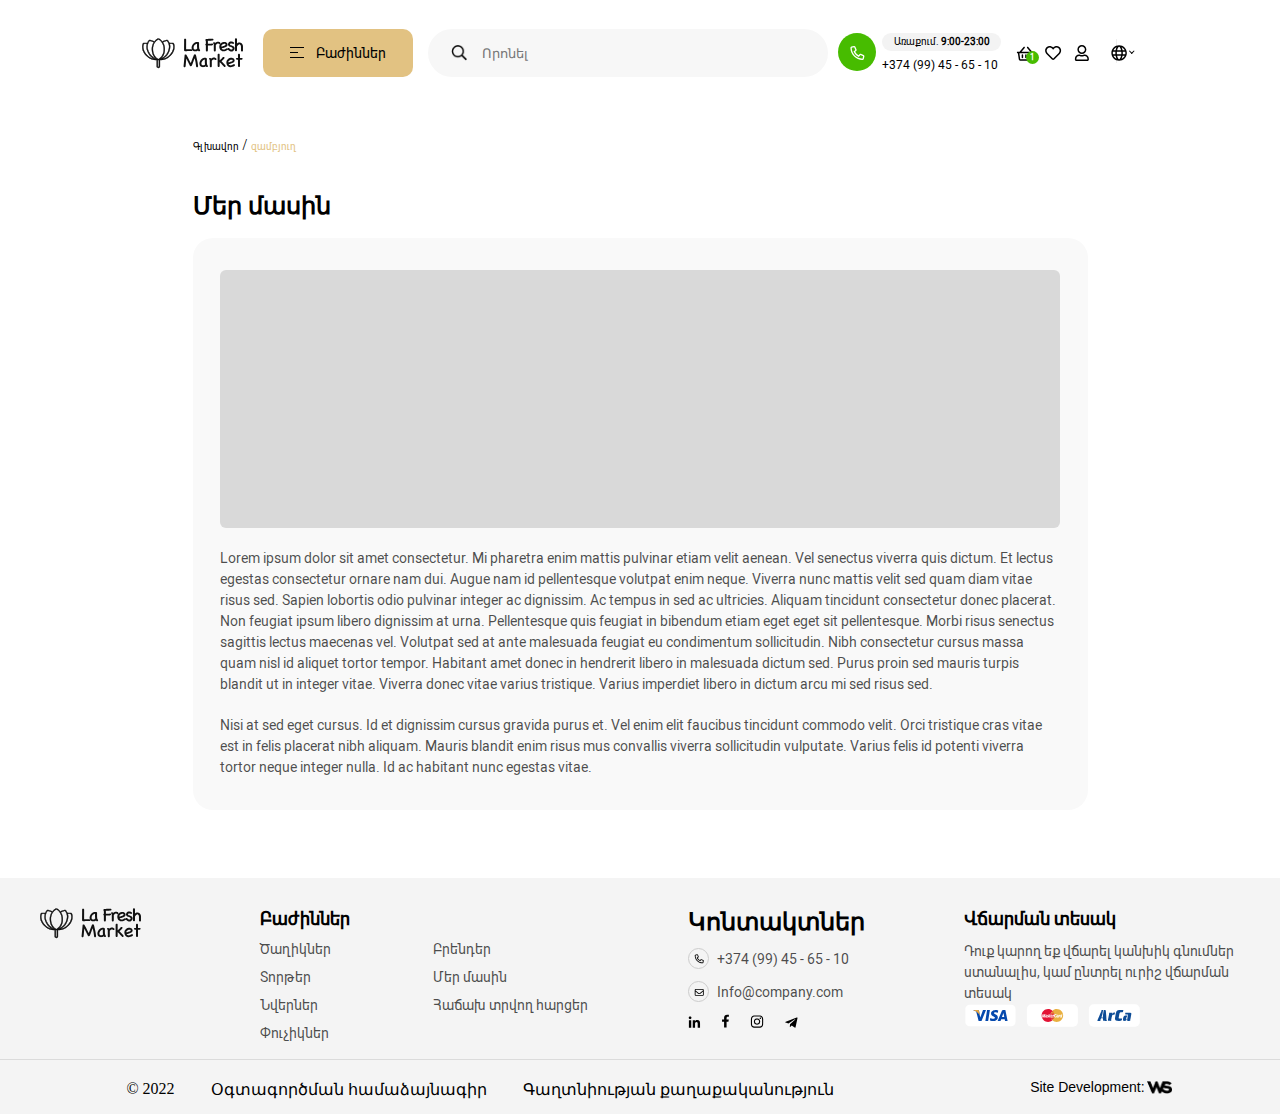
<file: shop/aboutUs.html>
<!DOCTYPE html>
<html lang="en">
<head>
    <meta charset="UTF-8">
    <meta http-equiv="X-UA-Compatible" content="IE=edge">
    <meta name="viewport" content="width=device-width, initial-scale=1.0">
    <title>About Us</title>
    <link rel="stylesheet" href="./styles/homepage.css">
    <link rel="stylesheet" href="./styles/aboutUs.css">
    <link rel="shortcut icon" href="./images/icons/favicon.ico" type="image/x-icon">

</head>
<body>
    <header>
        <a href="./homepage.html"class="logo">
            <svg width="101" height="31" viewBox="0 0 101 31" fill="none" xmlns="http://www.w3.org/2000/svg">
                <path d="M49.4524 11.24C49.7409 11.3362 49.9538 11.4735 50.0911 11.6521C50.2422 11.8169 50.3178 11.9955 50.3178 12.1878C50.3178 12.3801 50.2354 12.5586 50.0705 12.7234C49.9194 12.8883 49.6859 13.005 49.37 13.0737C48.8481 13.0874 48.3193 13.0943 47.7836 13.0943C47.2617 13.108 46.7397 13.1149 46.2178 13.1149C45.7508 13.1286 45.2357 13.1355 44.6726 13.1355C44.1094 13.1355 43.5875 13.1492 43.1067 13.1767C42.4887 13.108 42.1453 12.7921 42.0766 12.229C42.0766 11.3224 42.0766 10.4296 42.0766 9.55059C42.0903 8.67153 42.0972 7.77874 42.0972 6.87221C42.1109 5.96568 42.1178 5.06602 42.1178 4.17323C42.1178 3.28043 42.1178 2.38077 42.1178 1.47424C42.1865 1.19954 42.3101 0.993508 42.4887 0.856155C42.6672 0.705067 42.8732 0.629523 43.1067 0.629523C43.3402 0.629523 43.5463 0.6982 43.7248 0.835553C43.9171 0.95917 44.0613 1.15146 44.1575 1.41243C44.1575 2.26402 44.1506 3.10874 44.1369 3.94659C44.1369 4.78445 44.1369 5.61543 44.1369 6.43955C44.1232 7.2774 44.1163 8.09465 44.1163 8.89129C44.1163 9.67421 44.1163 10.4846 44.1163 11.3224C44.5421 11.295 44.961 11.2881 45.3731 11.3018C45.7989 11.3018 46.2247 11.295 46.6504 11.2812C47.1037 11.2812 47.5638 11.2812 48.0308 11.2812C48.4978 11.2675 48.9717 11.2538 49.4524 11.24Z" fill="#111111"/>
                <path d="M58.0334 12.0435C58.1159 12.2496 58.1296 12.4487 58.0747 12.641C58.0334 12.8196 57.9373 12.9638 57.7862 13.0737C57.6489 13.1973 57.4703 13.266 57.2505 13.2797C57.0308 13.3072 56.7973 13.2591 56.55 13.1355C56.4402 13.0256 56.3303 12.9157 56.2204 12.8058C56.1242 12.6822 56.0418 12.5655 55.9732 12.4556C55.4787 12.8265 55.0117 13.06 54.5722 13.1561C54.1464 13.266 53.6794 13.3209 53.1712 13.3209C52.8003 13.3209 52.4363 13.2797 52.0792 13.1973C51.7358 13.1286 51.3856 12.9775 51.0285 12.744C50.5065 12.3732 50.1357 11.9337 49.9159 11.4255C49.6961 10.9172 49.5862 10.3816 49.5862 9.81843C49.5862 9.24154 49.6687 8.699 49.8335 8.1908C50.012 7.66885 50.2524 7.18812 50.5546 6.74859C50.8568 6.29533 51.2001 5.88327 51.5847 5.51242C51.9831 5.14156 52.4088 4.81192 52.8621 4.52348C52.9583 4.46853 53.0887 4.40673 53.2536 4.33805C53.4321 4.26937 53.6313 4.20756 53.8511 4.15262C54.0708 4.08395 54.2974 4.03587 54.5309 4.0084C54.7644 3.9672 54.9911 3.94659 55.2108 3.94659C55.6366 3.94659 56.0144 4.00153 56.344 4.11142C56.6874 4.20756 56.9346 4.4548 57.0857 4.85312C57.0857 5.26518 57.0857 5.60856 57.0857 5.88327C57.0857 6.15797 57.0788 6.39147 57.0651 6.58377C57.0651 6.76233 57.0651 6.91341 57.0651 7.03703C57.0651 7.16065 57.0651 7.2774 57.0651 7.38728C57.0651 7.86802 57.0788 8.36935 57.1063 8.89129C57.1338 9.3995 57.1819 9.90084 57.2505 10.3953C57.278 10.5464 57.3398 10.725 57.436 10.931C57.5458 11.137 57.6557 11.3224 57.7656 11.4873H57.745C57.8412 11.6383 57.9167 11.762 57.9716 11.8581C58.0403 11.9543 58.0609 12.0161 58.0334 12.0435ZM55.2521 10.5807C55.1422 10.1 55.0735 9.60553 55.046 9.09732C55.0186 8.57538 55.0048 8.06031 55.0048 7.5521C55.0048 7.19499 55.0117 6.87221 55.0254 6.58377C55.0392 6.29533 55.046 6.01375 55.046 5.73905C54.8125 5.76652 54.5722 5.82833 54.3249 5.92447C54.0914 6.02062 53.9266 6.0893 53.8304 6.1305C53.4596 6.29533 53.1231 6.52883 52.8209 6.831C52.5325 7.13318 52.2921 7.46969 52.0998 7.84055C51.9075 8.2114 51.7633 8.60285 51.6671 9.01491C51.5847 9.41323 51.5779 9.80469 51.6465 10.1893C51.6877 10.4915 51.7908 10.7456 51.9556 10.9516C52.1341 11.1439 52.3402 11.295 52.5737 11.4049C52.8072 11.501 53.0544 11.5491 53.3154 11.5491C53.5901 11.5491 53.8511 11.5079 54.0983 11.4255C54.4005 11.2469 54.7851 10.9653 55.2521 10.5807Z" fill="#111111"/>
                <path d="M65.903 12.3732C65.8892 12.7303 65.7725 12.9913 65.5527 13.1561C65.3467 13.3209 65.1201 13.4033 64.8728 13.4033C64.6256 13.4033 64.4058 13.3209 64.2135 13.1561C64.0212 13.005 63.9045 12.7715 63.8633 12.4556V7.42849C63.7122 7.33234 63.5817 7.21559 63.4718 7.07824C63.3757 6.92715 63.3276 6.77606 63.3276 6.62497C63.3276 6.30906 63.5062 6.05496 63.8633 5.86267V5.22397C63.8633 5.10036 63.8633 4.97674 63.8633 4.85312C63.877 4.71577 63.8839 4.57842 63.8839 4.44106C63.8839 4.029 63.8633 3.64442 63.8221 3.2873C63.7809 2.91645 63.6779 2.61427 63.513 2.38077C63.4444 2.20221 63.41 2.04426 63.41 1.9069C63.41 1.50858 63.6504 1.22701 64.1311 1.06219C64.7355 0.966038 65.3055 0.911096 65.8412 0.897361C66.3768 0.869891 66.9125 0.849288 67.4482 0.835553C67.9152 0.821817 68.3822 0.814949 68.8492 0.814949C69.3299 0.801214 69.8175 0.760008 70.312 0.691332C70.7103 0.691332 71.0056 0.773744 71.1979 0.938567C71.404 1.10339 71.507 1.30942 71.507 1.55665C71.507 1.76268 71.4314 1.95498 71.2803 2.13354C71.1292 2.29836 70.8957 2.42198 70.5798 2.50439C70.0854 2.57307 69.5772 2.61427 69.0552 2.62801C68.5333 2.64174 68.0045 2.65548 67.4688 2.66921C67.1529 2.66921 66.8713 2.66921 66.6241 2.66921C66.3768 2.66921 66.0953 2.68295 65.7794 2.71042C65.848 2.98512 65.8892 3.2667 65.903 3.55514C65.9167 3.84358 65.9236 4.13889 65.9236 4.44106C65.9236 4.55095 65.9167 4.66083 65.903 4.77071C65.903 4.88059 65.903 4.99047 65.903 5.10036V5.80086C66.6035 5.80086 67.3108 5.78025 68.0251 5.73905C68.7393 5.69784 69.3711 5.59483 69.9205 5.43C70.3189 5.43 70.621 5.51241 70.8271 5.67724C71.0468 5.84206 71.1567 6.04809 71.1567 6.29533C71.1567 6.5975 71.0262 6.83787 70.7653 7.01643C70.5043 7.18125 70.1678 7.31174 69.7557 7.40788C69.3437 7.4903 68.8835 7.54524 68.3753 7.57271C67.8809 7.58644 67.4001 7.59331 66.9331 7.59331H65.903V12.3732Z" fill="#111111"/>
                <path d="M71.7495 5.96568C71.4886 5.81459 71.3031 5.67037 71.1932 5.53302C71.0971 5.38193 71.049 5.22397 71.049 5.05915C71.049 4.82565 71.1383 4.62649 71.3169 4.46167C71.5092 4.29684 71.7564 4.21443 72.0586 4.21443C72.2646 4.21443 72.4981 4.26937 72.7591 4.37925C73.0338 4.48914 73.2604 4.61962 73.439 4.77071C73.8648 4.42733 74.2905 4.15262 74.7163 3.94659C75.1559 3.74056 75.616 3.63755 76.0967 3.63755C76.2341 3.63755 76.4401 3.67189 76.7148 3.74056C77.0033 3.80924 77.278 3.91912 77.5389 4.07021C77.8136 4.20756 78.054 4.39299 78.26 4.62649C78.4661 4.84625 78.5691 5.10722 78.5691 5.4094C78.5691 5.65664 78.4729 5.86266 78.2806 6.02749C78.1021 6.17858 77.8823 6.25412 77.6214 6.25412C77.4291 6.25412 77.2711 6.21291 77.1475 6.1305C77.0239 6.04809 76.9003 5.95194 76.7766 5.84206C76.6805 5.74591 76.5637 5.65664 76.4264 5.57422C76.3028 5.47808 76.186 5.43 76.0761 5.43C75.925 5.43 75.7465 5.48494 75.5405 5.59483C75.3344 5.70471 75.1284 5.83519 74.9224 5.98628C74.7163 6.13737 74.5103 6.30906 74.3043 6.50136C74.112 6.67991 73.9472 6.83787 73.8098 6.97522V12.3732C73.7961 12.7166 73.6793 12.9707 73.4596 13.1355C73.2535 13.3003 73.0338 13.3827 72.8003 13.3827C72.553 13.3827 72.3333 13.3003 72.141 13.1355C71.9487 12.9844 71.8319 12.7509 71.7907 12.435V5.98628L71.7495 5.96568Z" fill="#111111"/>
                <path d="M84.4452 10.4777C84.665 10.3953 84.8642 10.361 85.0427 10.3747C85.235 10.3884 85.393 10.4365 85.5166 10.5189C85.654 10.6013 85.757 10.7112 85.8256 10.8486C85.9081 10.9722 85.9493 11.1095 85.9493 11.2606C85.9493 11.4117 85.9012 11.5628 85.805 11.7139C85.7089 11.8512 85.5578 11.9817 85.3518 12.1053C84.7749 12.4487 84.1499 12.744 83.4769 12.9913C82.8176 13.2248 82.1515 13.3415 81.4784 13.3415C81.0801 13.3415 80.6749 13.2797 80.2629 13.1561C79.8508 13.0462 79.4662 12.8677 79.1091 12.6204C78.5322 12.1946 78.0789 11.6383 77.7493 10.9516C77.4334 10.2511 77.2754 9.53685 77.2754 8.80888C77.2754 8.09465 77.4128 7.40788 77.6875 6.74859C77.9759 6.0893 78.4292 5.55362 79.0473 5.14156C79.5418 4.79818 80.0774 4.52348 80.6543 4.31745C81.2312 4.11142 81.8287 4.0084 82.4468 4.0084C82.7764 4.0084 83.0992 4.04274 83.4151 4.11142C83.7173 4.18009 83.9989 4.30371 84.2598 4.48227C84.5208 4.64709 84.7474 4.85312 84.9397 5.10036C85.132 5.33386 85.2831 5.59483 85.393 5.88327C85.5029 6.17171 85.5578 6.46015 85.5578 6.74859C85.5578 6.94088 85.5372 7.12631 85.496 7.30487C85.4548 7.48343 85.3793 7.65512 85.2694 7.81994C85.0633 8.14959 84.7818 8.43803 84.4246 8.68526C84.0675 8.91876 83.6761 9.12479 83.2503 9.30335C82.8245 9.48191 82.385 9.633 81.9317 9.75662C81.4784 9.88023 81.0526 9.99012 80.6543 10.0863C80.2285 10.1961 79.9538 10.2648 79.8302 10.2923C79.7203 10.3198 79.6516 10.3335 79.6242 10.3335C79.8165 10.7318 80.0912 11.0477 80.4483 11.2812C80.8054 11.5147 81.2449 11.6109 81.7669 11.5697C82.2064 11.5422 82.6597 11.4186 83.1267 11.1988C83.6074 10.9653 84.0469 10.725 84.4452 10.4777ZM80.6543 6.33653C80.201 6.57003 79.8645 6.88594 79.6448 7.28427C79.425 7.66885 79.3014 8.10151 79.2739 8.58225C79.2739 8.58225 79.2808 8.58225 79.2945 8.58225C79.322 8.56851 79.3838 8.54791 79.4799 8.52044C79.5898 8.49297 79.7478 8.45176 79.9538 8.39682C80.1598 8.32815 80.4552 8.23887 80.8397 8.12899C80.9771 8.08778 81.1831 8.03284 81.4578 7.96416C81.7325 7.88175 82.0072 7.79247 82.2819 7.69632C82.5704 7.58644 82.8314 7.46282 83.0649 7.32547C83.3121 7.18812 83.4769 7.03703 83.5593 6.87221C83.5868 6.47388 83.4975 6.19918 83.2915 6.04809C83.0855 5.897 82.8382 5.82146 82.5498 5.82146C82.2339 5.82146 81.8974 5.88327 81.5402 6.00689C81.1831 6.11677 80.8878 6.22665 80.6543 6.33653Z" fill="#111111"/>
                <path d="M85.7468 11.4873C85.5545 11.0889 85.5476 10.7593 85.7262 10.4983C85.9185 10.2236 86.1932 10.0863 86.5503 10.0863C86.7838 10.0863 87.0379 10.1755 87.3126 10.3541C87.6011 10.7387 87.9444 11.0615 88.3428 11.3224C88.7411 11.5834 89.16 11.6727 89.5995 11.5903C89.8056 11.5491 89.9841 11.4735 90.1352 11.3636C90.3 11.24 90.4168 11.1027 90.4855 10.9516C90.5679 10.8005 90.6091 10.6357 90.6091 10.4571C90.6091 10.2786 90.561 10.1137 90.4649 9.96265C90.3413 9.77035 90.2039 9.61926 90.0528 9.50938C89.9155 9.3995 89.7644 9.31709 89.5995 9.26215C89.4485 9.20721 89.2974 9.166 89.1463 9.13853C89.0089 9.11106 88.8784 9.07672 88.7548 9.03551C88.5488 8.98057 88.3428 8.92563 88.1367 8.87069C87.9307 8.80201 87.7316 8.7196 87.5393 8.62346C87.347 8.52731 87.1615 8.41056 86.983 8.27321C86.8044 8.12212 86.6327 7.93669 86.4679 7.71693C86.3168 7.5109 86.2001 7.29113 86.1177 7.05763C86.0352 6.8104 85.994 6.58377 85.994 6.37774C85.994 6.0893 86.049 5.79399 86.1589 5.49181C86.2687 5.18964 86.413 4.91493 86.5915 4.6677C86.7838 4.40673 87.0036 4.18696 87.2508 4.0084C87.5118 3.81611 87.7865 3.68562 88.0749 3.61695C88.6518 3.46586 89.2493 3.44526 89.8674 3.55514C90.4992 3.66502 91.0624 3.85731 91.5568 4.13202C91.7491 4.26937 91.8933 4.41359 91.9895 4.56468C92.0856 4.71577 92.1337 4.85999 92.1337 4.99734C92.1337 5.16217 92.0856 5.31325 91.9895 5.45061C91.9071 5.57422 91.7903 5.67724 91.6392 5.75965C91.5019 5.84206 91.3371 5.88327 91.1448 5.88327C90.9662 5.88327 90.7739 5.82833 90.5679 5.71844C90.4031 5.63603 90.1696 5.56049 89.8674 5.49181C89.5789 5.4094 89.2905 5.38193 89.0021 5.4094C88.7136 5.42314 88.4733 5.51241 88.281 5.67724C88.0887 5.84206 88.0131 6.11677 88.0543 6.50136C88.1367 6.65244 88.2329 6.78293 88.3428 6.89281C88.4664 6.98896 88.5969 7.07137 88.7342 7.14005C88.8853 7.20872 89.0433 7.27053 89.2081 7.32547C89.3729 7.36668 89.5309 7.40788 89.682 7.44909C90.1078 7.57271 90.4992 7.71693 90.8563 7.88175C91.2134 8.03284 91.5225 8.22513 91.7835 8.45863C92.0444 8.69213 92.2436 8.97371 92.3809 9.30335C92.532 9.633 92.6076 10.0313 92.6076 10.4983C92.6076 10.8692 92.5252 11.2332 92.3603 11.5903C92.1955 11.9337 91.9758 12.2427 91.701 12.5174C91.4401 12.7921 91.1379 13.0119 90.7945 13.1767C90.4511 13.3415 90.1078 13.4239 89.7644 13.4239C88.9952 13.4239 88.2466 13.2522 87.5187 12.9089C86.7907 12.5655 86.2069 12.0916 85.7674 11.4873H85.7468Z" fill="#111111"/>
                <path d="M95.0047 12.3114C94.9773 12.641 94.8674 12.8883 94.6751 13.0531C94.4828 13.2179 94.2562 13.3003 93.9952 13.3003C93.7617 13.3003 93.5419 13.2248 93.3359 13.0737C93.1299 12.9226 93.0063 12.696 92.9651 12.3938V1.08279C93.0337 0.808082 93.1574 0.602053 93.3359 0.4647C93.5145 0.313611 93.7205 0.238068 93.954 0.238068C94.1875 0.238068 94.3935 0.306744 94.5721 0.444097C94.7644 0.567715 94.9086 0.760009 95.0047 1.02098V5.45061C95.6778 4.98361 96.2821 4.68143 96.8178 4.54408C97.3672 4.40672 97.9304 4.4342 98.5072 4.62649C98.933 4.75011 99.297 4.95614 99.5992 5.24458C99.9014 5.51928 100.149 5.84206 100.341 6.21291C100.547 6.57003 100.698 6.95462 100.794 7.36668C100.904 7.77874 100.966 8.17706 100.98 8.56165C100.98 9.20721 100.98 9.73601 100.98 10.1481C100.98 10.5601 100.98 10.9104 100.98 11.1988C100.98 11.4735 100.98 11.7002 100.98 11.8787C100.993 12.0573 101 12.229 101 12.3938C100.973 12.7234 100.863 12.9707 100.671 13.1355C100.492 13.3003 100.272 13.3827 100.011 13.3827C99.7778 13.3827 99.558 13.3072 99.352 13.1561C99.1459 13.005 99.0223 12.7715 98.9811 12.4556C98.9811 11.81 98.9811 11.1782 98.9811 10.5601C98.9811 9.92831 98.9742 9.28275 98.9605 8.62346C98.933 8.18393 98.8369 7.75813 98.6721 7.34607C98.521 6.93402 98.2669 6.61124 97.9098 6.37774C97.6351 6.3228 97.3741 6.33653 97.1268 6.41894C96.8933 6.50136 96.6599 6.63871 96.4264 6.831C96.1929 7.00956 95.9593 7.23619 95.7258 7.5109C95.4923 7.7856 95.252 8.07404 95.0047 8.37622V12.3114Z" fill="#111111"/>
                <path d="M56.1072 28.1162C56.0934 28.4733 55.9767 28.7343 55.7569 28.8991C55.5509 29.064 55.3243 29.1464 55.077 29.1464C54.8435 29.1464 54.6238 29.064 54.4177 28.8991C54.2117 28.7481 54.095 28.5077 54.0675 28.178C53.9988 27.5874 53.9164 26.9556 53.8203 26.2826C53.7378 25.6095 53.6417 24.9297 53.5318 24.2429C53.4219 23.5424 53.2915 22.8556 53.1404 22.1826C53.003 21.4958 52.8519 20.8503 52.6871 20.2459C52.4673 20.7679 52.2544 21.3035 52.0484 21.8529C51.8561 22.3886 51.6501 22.9449 51.4303 23.5218C51.1556 24.2635 50.8809 25.0052 50.6062 25.7469C50.3315 26.4886 50.0499 27.196 49.7615 27.869C49.5143 28.1437 49.2189 28.2811 48.8756 28.2811C48.6146 28.2811 48.333 28.1506 48.0308 27.8896L44.3017 20.5756C44.2468 21.1662 44.1918 21.7705 44.1369 22.3886C44.0819 22.993 44.027 23.6111 43.9721 24.2429L43.5806 28.4253C43.4707 28.7 43.3196 28.8991 43.1273 29.0228C42.9488 29.1601 42.7634 29.2288 42.5711 29.2288C42.3238 29.2288 42.0972 29.1464 41.8912 28.9816C41.6989 28.8167 41.589 28.5764 41.5615 28.2605L42.6123 17.2173C42.6535 16.9563 42.7702 16.7572 42.9625 16.6198C43.1548 16.4687 43.3746 16.3932 43.6218 16.3932C43.9789 16.3932 44.2742 16.558 44.5077 16.8876C44.8923 17.5607 45.27 18.268 45.6409 19.0097C46.0118 19.7377 46.3895 20.4794 46.7741 21.2349C47.1312 21.9491 47.4608 22.6153 47.763 23.2333C48.0789 23.8377 48.4154 24.4626 48.7725 25.1082C48.9786 24.5863 49.1846 24.0506 49.3906 23.5012C49.5967 22.9518 49.8096 22.3886 50.0293 21.8117C50.3452 20.9602 50.6611 20.1154 50.9771 19.2776C51.3067 18.4397 51.6364 17.6362 51.966 16.867C52.1858 16.4962 52.5017 16.3108 52.9137 16.3108C53.1198 16.3108 53.3121 16.3794 53.4906 16.5168C53.6829 16.6404 53.8203 16.8327 53.9027 17.0937C54.1499 17.9315 54.3834 18.8106 54.6032 19.7308C54.8367 20.6511 55.0496 21.5851 55.2419 22.5328C55.4479 23.4806 55.6196 24.4283 55.7569 25.376C55.908 26.3238 56.0248 27.2372 56.1072 28.1162Z" fill="#111111"/>
                <path d="M65.8435 27.8484C65.9259 28.0544 65.9396 28.2536 65.8847 28.4459C65.8435 28.6244 65.7473 28.7687 65.5963 28.8785C65.4589 29.0022 65.2803 29.0708 65.0606 29.0846C64.8408 29.112 64.6073 29.064 64.3601 28.9404C64.2502 28.8305 64.1403 28.7206 64.0304 28.6107C63.9343 28.4871 63.8519 28.3703 63.7832 28.2605C63.2887 28.6313 62.8217 28.8648 62.3822 28.961C61.9564 29.0708 61.4894 29.1258 60.9812 29.1258C60.6104 29.1258 60.2464 29.0846 59.8892 29.0022C59.5459 28.9335 59.1956 28.7824 58.8385 28.5489C58.3166 28.178 57.9457 27.7385 57.7259 27.2303C57.5062 26.7221 57.3963 26.1864 57.3963 25.6233C57.3963 25.0464 57.4787 24.5039 57.6435 23.9956C57.8221 23.4737 58.0625 22.993 58.3646 22.5534C58.6668 22.1002 59.0102 21.6881 59.3948 21.3173C59.7931 20.9464 60.2189 20.6168 60.6722 20.3283C60.7683 20.2734 60.8988 20.2116 61.0636 20.1429C61.2422 20.0742 61.4413 20.0124 61.6611 19.9575C61.8809 19.8888 62.1075 19.8407 62.341 19.8133C62.5745 19.7721 62.8011 19.7515 63.0209 19.7515C63.4467 19.7515 63.8244 19.8064 64.1541 19.9163C64.4974 20.0124 64.7447 20.2597 64.8958 20.658C64.8958 21.07 64.8958 21.4134 64.8958 21.6881C64.8958 21.9628 64.8889 22.1963 64.8752 22.3886C64.8752 22.5672 64.8752 22.7183 64.8752 22.8419C64.8752 22.9655 64.8752 23.0823 64.8752 23.1921C64.8752 23.6729 64.8889 24.1742 64.9164 24.6961C64.9438 25.2044 64.9919 25.7057 65.0606 26.2002C65.0881 26.3513 65.1499 26.5298 65.246 26.7358C65.3559 26.9419 65.4658 27.1273 65.5757 27.2921H65.5551C65.6512 27.4432 65.7267 27.5668 65.7817 27.663C65.8504 27.7591 65.871 27.8209 65.8435 27.8484ZM63.0621 26.3856C62.9522 25.9049 62.8835 25.4104 62.8561 24.9022C62.8286 24.3802 62.8149 23.8652 62.8149 23.357C62.8149 22.9998 62.8217 22.6771 62.8355 22.3886C62.8492 22.1002 62.8561 21.8186 62.8561 21.5439C62.6226 21.5714 62.3822 21.6332 62.135 21.7293C61.9015 21.8255 61.7366 21.8942 61.6405 21.9354C61.2696 22.1002 60.9331 22.3337 60.631 22.6359C60.3425 22.938 60.1021 23.2745 59.9099 23.6454C59.7176 24.0163 59.5733 24.4077 59.4772 24.8198C59.3948 25.2181 59.3879 25.6095 59.4566 25.9941C59.4978 26.2963 59.6008 26.5504 59.7656 26.7564C59.9442 26.9487 60.1502 27.0998 60.3837 27.2097C60.6172 27.3059 60.8645 27.3539 61.1254 27.3539C61.4001 27.3539 61.6611 27.3127 61.9083 27.2303C62.2105 27.0517 62.5951 26.7702 63.0621 26.3856Z" fill="#111111"/>
                <path d="M67.7378 21.7705C67.4768 21.6194 67.2914 21.4752 67.1815 21.3379C67.0854 21.1868 67.0373 21.0288 67.0373 20.864C67.0373 20.6305 67.1266 20.4313 67.3051 20.2665C67.4974 20.1017 67.7447 20.0193 68.0468 20.0193C68.2529 20.0193 68.4864 20.0742 68.7473 20.1841C69.022 20.294 69.2487 20.4245 69.4272 20.5756C69.853 20.2322 70.2788 19.9575 70.7046 19.7515C71.1441 19.5454 71.6043 19.4424 72.085 19.4424C72.2224 19.4424 72.4284 19.4767 72.7031 19.5454C72.9915 19.6141 73.2662 19.724 73.5272 19.8751C73.8019 20.0124 74.0423 20.1978 74.2483 20.4313C74.4543 20.6511 74.5574 20.9121 74.5574 21.2143C74.5574 21.4615 74.4612 21.6675 74.2689 21.8323C74.0904 21.9834 73.8706 22.059 73.6096 22.059C73.4173 22.059 73.2594 22.0178 73.1358 21.9354C73.0121 21.8529 72.8885 21.7568 72.7649 21.6469C72.6688 21.5508 72.552 21.4615 72.4147 21.3791C72.291 21.2829 72.1743 21.2349 72.0644 21.2349C71.9133 21.2349 71.7348 21.2898 71.5287 21.3997C71.3227 21.5096 71.1167 21.6401 70.9106 21.7911C70.7046 21.9422 70.4986 22.1139 70.2926 22.3062C70.1003 22.4848 69.9354 22.6427 69.7981 22.7801V28.178C69.7844 28.5214 69.6676 28.7755 69.4478 28.9404C69.2418 29.1052 69.022 29.1876 68.7885 29.1876C68.5413 29.1876 68.3215 29.1052 68.1293 28.9404C67.937 28.7893 67.8202 28.5558 67.779 28.2399V21.7911L67.7378 21.7705Z" fill="#111111"/>
                <path d="M77.6441 28.0132C77.6304 28.3429 77.5274 28.5901 77.3351 28.7549C77.1428 28.9197 76.9161 29.0022 76.6552 29.0022C76.4217 29.0022 76.2019 28.9266 75.9959 28.7755C75.7899 28.6244 75.6662 28.3978 75.625 28.0956V16.5168C75.6937 16.2283 75.8173 16.0155 75.9959 15.8781C76.1744 15.727 76.3805 15.6515 76.614 15.6515C76.8475 15.6515 77.0535 15.7201 77.2321 15.8575C77.4244 15.9811 77.5617 16.1803 77.6441 16.455V22.1826C77.9326 22.004 78.1935 21.8186 78.427 21.6263C78.6743 21.4203 78.9146 21.2005 79.1481 20.967C79.3954 20.7198 79.6426 20.4519 79.8898 20.1635C80.1508 19.8751 80.4392 19.5592 80.7552 19.2158C80.9062 19.0922 81.0505 19.0097 81.1878 18.9685C81.3389 18.9136 81.4831 18.8861 81.6205 18.8861C81.8952 18.8861 82.1218 18.9685 82.3004 19.1334C82.4789 19.2982 82.5682 19.4973 82.5682 19.7308C82.5682 19.9506 82.4721 20.191 82.2798 20.4519C81.799 21.0151 81.3458 21.5096 80.92 21.9354C80.4942 22.3612 80.0341 22.7595 79.5396 23.1303L83.3099 27.3333C83.5297 27.6767 83.6396 27.9377 83.6396 28.1162C83.6396 28.3497 83.5503 28.5558 83.3717 28.7343C83.2069 28.8991 82.9871 28.9816 82.7124 28.9816C82.5613 28.9816 82.4103 28.9541 82.2592 28.8991C82.1218 28.8442 81.9845 28.7481 81.8471 28.6107L80.3637 26.9625C79.9516 26.4817 79.5465 26.0216 79.1481 25.5821C78.7635 25.1425 78.3377 24.6755 77.8707 24.1811C77.8295 24.2085 77.7952 24.2292 77.7677 24.2429C77.7403 24.2429 77.6991 24.2566 77.6441 24.2841V28.0132Z" fill="#111111"/>
                <path d="M91.5211 26.2826C91.7409 26.2002 91.9401 26.1658 92.1186 26.1796C92.3109 26.1933 92.4689 26.2414 92.5925 26.3238C92.7298 26.4062 92.8328 26.5161 92.9015 26.6534C92.9839 26.777 93.0251 26.9144 93.0251 27.0655C93.0251 27.2166 92.9771 27.3677 92.8809 27.5188C92.7848 27.6561 92.6337 27.7866 92.4277 27.9102C91.8508 28.2536 91.2258 28.5489 90.5528 28.7961C89.8935 29.0296 89.2273 29.1464 88.5543 29.1464C88.156 29.1464 87.7508 29.0846 87.3387 28.961C86.9267 28.8511 86.5421 28.6725 86.185 28.4253C85.6081 27.9995 85.1548 27.4432 84.8252 26.7564C84.5093 26.0559 84.3513 25.3417 84.3513 24.6137C84.3513 23.8995 84.4887 23.2127 84.7634 22.5534C85.0518 21.8942 85.5051 21.3585 86.1232 20.9464C86.6176 20.603 87.1533 20.3283 87.7302 20.1223C88.3071 19.9163 88.9046 19.8133 89.5226 19.8133C89.8523 19.8133 90.1751 19.8476 90.491 19.9163C90.7932 19.985 91.0747 20.1086 91.3357 20.2871C91.5967 20.4519 91.8233 20.658 92.0156 20.9052C92.2079 21.1387 92.359 21.3997 92.4689 21.6881C92.5787 21.9766 92.6337 22.265 92.6337 22.5534C92.6337 22.7457 92.6131 22.9312 92.5719 23.1097C92.5307 23.2883 92.4551 23.46 92.3452 23.6248C92.1392 23.9544 91.8576 24.2429 91.5005 24.4901C91.1434 24.7236 90.752 24.9296 90.3262 25.1082C89.9004 25.2868 89.4608 25.4379 89.0076 25.5615C88.5543 25.6851 88.1285 25.795 87.7302 25.8911C87.3044 26.001 87.0297 26.0697 86.9061 26.0971C86.7962 26.1246 86.7275 26.1384 86.7 26.1384C86.8923 26.5367 87.167 26.8526 87.5242 27.0861C87.8813 27.3196 88.3208 27.4157 88.8427 27.3745C89.2823 27.3471 89.7355 27.2234 90.2025 27.0037C90.6833 26.7702 91.1228 26.5298 91.5211 26.2826ZM87.7302 22.1414C87.2769 22.3749 86.9404 22.6908 86.7206 23.0891C86.5009 23.4737 86.3773 23.9064 86.3498 24.3871C86.3498 24.3871 86.3567 24.3871 86.3704 24.3871C86.3979 24.3734 86.4597 24.3528 86.5558 24.3253C86.6657 24.2978 86.8237 24.2566 87.0297 24.2017C87.2357 24.133 87.531 24.0437 87.9156 23.9338C88.053 23.8926 88.259 23.8377 88.5337 23.769C88.8084 23.6866 89.0831 23.5973 89.3578 23.5012C89.6463 23.3913 89.9072 23.2677 90.1407 23.1303C90.388 22.993 90.5528 22.8419 90.6352 22.6771C90.6627 22.2787 90.5734 22.004 90.3674 21.8529C90.1613 21.7019 89.9141 21.6263 89.6257 21.6263C89.3097 21.6263 88.9732 21.6881 88.6161 21.8117C88.259 21.9216 87.9637 22.0315 87.7302 22.1414Z" fill="#111111"/>
                <path d="M94.9534 21.6881C94.61 21.6332 94.3491 21.5233 94.1705 21.3585C94.0057 21.1937 93.9233 21.0014 93.9233 20.7816C93.9233 20.5618 94.0125 20.3558 94.1911 20.1635C94.3834 19.9712 94.665 19.8751 95.0358 19.8751H95.9836V16.7228C96.0522 16.4344 96.1758 16.2215 96.3544 16.0841C96.5467 15.933 96.7596 15.8575 96.9931 15.8575C97.2129 15.8575 97.4189 15.9262 97.6112 16.0635C97.8035 16.1871 97.934 16.3863 98.0026 16.661V19.8751H99.8157C100.118 19.9575 100.338 20.0811 100.475 20.2459C100.626 20.4107 100.702 20.5893 100.702 20.7816C100.702 21.2211 100.386 21.5233 99.7539 21.6881H98.0026V25.4791C98.0026 25.9049 98.0026 26.3306 98.0026 26.7564C98.0164 27.1822 98.0232 27.608 98.0232 28.0338C98.0232 28.3772 97.9134 28.6313 97.6936 28.7961C97.4738 28.961 97.2472 29.0434 97.0137 29.0434C96.7802 29.0434 96.5604 28.9678 96.3544 28.8167C96.1621 28.6656 96.0454 28.4321 96.0042 28.1162C96.0042 27.5943 95.9973 27.0586 95.9836 26.5092C95.9836 25.9461 95.9836 25.3898 95.9836 24.8404V21.6881H94.9534Z" fill="#111111"/>
                <path d="M3.96725 17.4039C7.74929 21.3903 11.784 22.0927 14.1567 22.0927C14.3635 22.0927 14.5543 22.0868 14.7347 22.0774V28.4991C14.7347 28.891 14.905 29.2669 15.2081 29.544C15.5112 29.8211 15.9223 29.9768 16.351 29.9768C16.7797 29.9768 17.1908 29.8211 17.4939 29.544C17.797 29.2669 17.9673 28.891 17.9673 28.4991V22.0759C18.1488 22.0848 18.3444 22.0912 18.5507 22.0912C20.9142 22.0912 24.9462 21.3908 28.7331 17.4044C30.6662 15.4776 31.9376 13.0742 32.3896 10.4926C32.6501 8.93625 32.512 7.34588 31.9861 5.84663C31.9042 5.64011 31.7656 5.45626 31.5838 5.31267C31.4019 5.16908 31.1828 5.07055 30.9474 5.0265C29.7992 4.84214 28.6259 4.83033 27.4735 4.99153C27.1097 4.05583 26.5936 3.1757 25.9424 2.38089C25.7894 2.20871 25.5909 2.07499 25.3658 1.99234C25.1406 1.9097 24.8961 1.88085 24.6553 1.90851C23.1117 2.12289 21.6321 2.62286 20.3071 3.37786C19.4371 2.25281 18.3225 1.30403 17.0331 0.59088C16.8252 0.480775 16.5893 0.422791 16.3491 0.422791C16.1089 0.422791 15.873 0.480775 15.6652 0.59088C14.3764 1.30391 13.2627 2.25275 12.3939 3.37786C11.0648 2.61993 9.57938 2.12027 8.02998 1.90999C7.79012 1.88414 7.54702 1.91483 7.32381 1.99915C7.1006 2.08348 6.9047 2.21862 6.75475 2.39173C6.10178 3.18271 5.58255 4.05893 5.21446 4.99103C4.06046 4.83106 2.88565 4.8442 1.73628 5.02995C1.50234 5.07668 1.2854 5.17748 1.1062 5.32269C0.926993 5.46791 0.791498 5.65271 0.712653 5.85944C0.190548 7.35399 0.0539099 8.93874 0.313438 10.4896C0.764374 13.0718 2.03489 15.4761 3.96725 17.4039ZM16.351 28.9917C16.2081 28.9917 16.0711 28.9398 15.97 28.8474C15.869 28.755 15.8122 28.6297 15.8122 28.4991V22.0769C16.1709 22.1019 16.5313 22.1007 16.8898 22.0735V28.4991C16.8898 28.6297 16.833 28.755 16.732 28.8474C16.6309 28.9398 16.4939 28.9917 16.351 28.9917ZM30.7319 5.99145C30.7841 6.00014 30.8331 6.02078 30.8743 6.05144C30.9155 6.0821 30.9475 6.12179 30.9673 6.16681C31.438 7.51858 31.5597 8.95168 31.3229 10.3537C30.8987 12.7465 29.716 14.9729 27.9212 16.7571C25.416 19.3929 22.8252 20.4746 20.7628 20.8819C22.8607 19.8185 25.2404 17.8728 26.8895 14.2923C28.1082 11.6585 28.6324 8.73557 27.8054 5.94121C28.778 5.82065 29.765 5.8376 30.7319 5.99145ZM24.7835 2.88528C24.8395 2.87784 24.8967 2.88291 24.9501 2.90007C25.0035 2.91722 25.0515 2.94595 25.0901 2.9838C25.7275 3.76143 26.2211 4.62937 26.5512 5.55306C26.5537 5.64883 26.5864 5.74189 26.6455 5.82102C27.5613 8.4883 27.0937 11.3236 25.8966 13.9091C24.011 18.0078 21.12 19.7953 18.9704 20.5751C20.7763 18.99 22.8537 16.1178 22.8537 11.2654C22.9189 8.79186 22.242 6.34919 20.8964 4.20243C22.0819 3.52848 23.404 3.08047 24.7835 2.88528ZM16.2039 1.44599C16.2475 1.42145 16.2977 1.40846 16.3488 1.40846C16.4 1.40846 16.4502 1.42145 16.4938 1.44599C17.7997 2.16939 18.9058 3.1581 19.7263 4.33542H19.729C19.7418 4.34802 19.7553 4.36003 19.7694 4.37138L19.7586 4.37975C21.1525 6.44492 21.8539 8.83826 21.7762 11.264C21.7762 17.4975 18.138 20.1761 16.553 21.0499C16.5155 21.0764 16.473 21.0962 16.4275 21.1085C16.3537 21.1215 16.2773 21.1132 16.2088 21.0849C14.9696 20.4194 10.9258 17.7447 10.9258 11.264C10.9258 6.32 13.3625 2.96114 16.2039 1.44599ZM7.59898 3.00005C7.63408 2.95841 7.68051 2.9259 7.73363 2.90577C7.78676 2.88563 7.84472 2.87857 7.90176 2.88528C9.2875 3.0763 10.616 3.52382 11.8061 4.20045C10.4602 6.34732 9.78313 8.79017 9.84827 11.264C9.84827 16.1158 11.9833 19.0121 13.7515 20.58C11.6639 19.8195 8.71096 18.0447 6.80486 13.9091C4.71935 9.404 5.51401 5.49592 7.59898 3.00005ZM1.72982 6.17961C1.74679 6.13438 1.7759 6.09377 1.81449 6.0615C1.85309 6.02923 1.89992 6.00633 1.9507 5.9949C2.92196 5.83969 3.91356 5.82208 4.89067 5.94269C4.82279 6.18454 4.76137 6.42344 4.71235 6.66086C4.23875 9.24801 4.62166 11.9055 5.81194 14.2923C7.47183 17.8925 9.88975 19.8352 11.9629 20.8878C9.89191 20.4834 7.29081 19.4032 4.78077 16.7581C2.98511 14.9727 1.80214 12.7446 1.37855 10.3502C1.14267 8.95385 1.26289 7.52652 1.72982 6.17961Z" fill="#111111"/>
                <path fill-rule="evenodd" clip-rule="evenodd" d="M15.5779 0.42765C15.8129 0.303121 16.0786 0.238068 16.3483 0.238068C16.618 0.238068 16.8837 0.303121 17.1187 0.42765L17.1216 0.429206C18.3842 1.12747 19.4829 2.04864 20.3538 3.1394C21.6638 2.41603 23.1165 1.93562 24.6291 1.72555L24.6334 1.72495C24.9025 1.69402 25.176 1.72624 25.4286 1.81893C25.6811 1.91163 25.9055 2.06226 26.0796 2.25818L26.0846 2.26373C26.7164 3.03489 27.2237 3.88552 27.5911 4.78935C28.7153 4.64612 29.8573 4.66451 30.9759 4.84411L30.9806 4.84487C31.2443 4.89423 31.4913 5.00493 31.6974 5.16769C31.9036 5.33052 32.0625 5.54045 32.157 5.7785L32.1597 5.78544C32.6958 7.31387 32.8366 8.93579 32.571 10.5231L32.5708 10.5244C32.112 13.1444 30.8223 15.5813 28.8645 17.5334C25.0356 21.5629 20.9515 22.2759 18.5499 22.2759C18.4117 22.2759 18.2784 22.2731 18.1511 22.2686V28.4991C18.1511 28.9456 17.957 29.3701 17.6177 29.6803C17.2789 29.99 16.8227 30.1615 16.3502 30.1615C15.8776 30.1615 15.4214 29.99 15.0827 29.6803C14.7434 29.3701 14.5492 28.9456 14.5492 28.4991V22.2704C14.4241 22.2748 14.2935 22.2774 14.1558 22.2774C11.7451 22.2774 7.65821 21.5624 3.83417 17.5328C1.87704 15.5796 0.588279 13.1419 0.130648 10.5214L0.130423 10.5201C-0.134268 8.93837 0.00516654 7.32218 0.537444 5.79851L0.539167 5.79358C0.63011 5.55513 0.785711 5.34397 0.989077 5.17918C1.19235 5.01445 1.43701 4.9012 1.69927 4.8488L1.70596 4.84747C2.82603 4.66646 3.96983 4.64694 5.09595 4.78912C5.46741 3.88863 5.97782 3.04171 6.61148 2.27413L6.61427 2.27075C6.78515 2.07346 7.00703 1.92104 7.2577 1.82635C7.50834 1.73167 7.78061 1.69741 8.04895 1.72633L8.054 1.72688C9.57255 1.93297 11.0312 2.41313 12.3454 3.1393C13.2152 2.04852 14.3131 1.12738 15.5749 0.429245L15.5779 0.42765ZM15.7523 0.753335C14.4854 1.45452 13.3917 2.38674 12.5392 3.49074L12.4411 3.61788L12.3015 3.53831C10.9943 2.7928 9.53243 2.30075 8.0069 2.09337C7.79633 2.07106 7.58329 2.09826 7.38826 2.17194C7.1932 2.24563 7.02376 2.36289 6.89493 2.51106C6.25467 3.287 5.74597 4.1459 5.38544 5.05887L5.3321 5.19393L5.18827 5.17399C4.05363 5.0167 2.8985 5.02945 1.76839 5.21173C1.56402 5.25309 1.37598 5.34115 1.22166 5.4662C1.06731 5.59128 0.952193 5.74883 0.885311 5.92291C0.374189 7.38738 0.240613 8.93956 0.494684 10.4585C0.938886 13.0013 2.19046 15.3712 4.09688 17.2731L4.10048 17.2767C7.84001 21.2183 11.8216 21.908 14.1558 21.908C14.3591 21.908 14.5466 21.9021 14.7244 21.8929L14.9186 21.8829V28.4991C14.9186 28.8364 15.065 29.1636 15.3319 29.4077C15.5994 29.6522 15.9654 29.7921 16.3502 29.7921C16.7349 29.7921 17.1009 29.6522 17.3684 29.4077C17.6353 29.1636 17.7817 28.8364 17.7817 28.4991V21.882L17.9754 21.8914C18.1549 21.9002 18.3473 21.9065 18.5499 21.9065C20.8749 21.9065 24.854 21.2188 28.5984 17.2771L28.6019 17.2735C30.5089 15.3727 31.7614 13.0038 32.2067 10.4616C32.4617 8.93762 32.3268 7.38027 31.8123 5.91143C31.7427 5.73775 31.625 5.5812 31.4685 5.45764C31.3115 5.33367 31.121 5.24743 30.9149 5.20848C29.7857 5.02742 28.6316 5.01592 27.4983 5.17445L27.3535 5.19471L27.3005 5.05845C26.9444 4.14248 26.4391 3.28022 25.8011 2.50089C25.6695 2.35373 25.4979 2.23789 25.3013 2.16574C25.1041 2.09337 24.8894 2.06777 24.6777 2.09177C23.1576 2.30316 21.7013 2.79557 20.3977 3.53834L20.2583 3.61778L20.1601 3.49084C19.3064 2.38687 18.2119 1.45467 16.9444 0.753353C16.7641 0.658149 16.5585 0.607497 16.3483 0.607497C16.1381 0.607497 15.9325 0.658143 15.7523 0.753335ZM16.348 1.59317C16.3278 1.59317 16.309 1.59835 16.2937 1.60694L16.29 1.60901C13.5116 3.09062 11.1097 6.38509 11.1097 11.2639C11.1097 17.6334 15.0676 20.2602 16.2859 20.9171C16.3173 20.9286 16.3522 20.9325 16.3866 20.9278C16.4085 20.921 16.4284 20.9112 16.4457 20.899L16.4541 20.8931L16.463 20.8881C18.0118 20.0343 21.5907 17.4077 21.5907 11.2639V11.258C21.6666 8.88672 20.9858 6.54554 19.6296 4.52013L19.5739 4.44103C18.7702 3.28779 17.6857 2.31786 16.4034 1.60756L16.4023 1.60694C16.3871 1.59835 16.3682 1.59317 16.348 1.59317ZM20.0066 4.42033C21.3574 6.4829 22.0366 8.85851 21.9601 11.2669C21.959 17.5775 18.2747 20.3089 16.6495 21.2072C16.5962 21.2432 16.537 21.27 16.4748 21.2868L16.4668 21.289L16.4587 21.2904C16.3507 21.3094 16.2386 21.2975 16.1373 21.2555L16.1287 21.252L16.1205 21.2476C14.8495 20.565 10.7402 17.8395 10.7402 11.2639C10.7402 6.25583 13.211 2.83297 16.1145 1.28386C16.1859 1.24414 16.2667 1.22374 16.348 1.22374C16.43 1.22374 16.5112 1.24443 16.583 1.28471M19.8611 4.20703C19.8684 4.21408 19.8762 4.22088 19.8843 4.22739L20.0664 4.3738L20.0066 4.42033M24.8927 3.07592C24.8658 3.06727 24.8366 3.06456 24.8077 3.0683C23.5157 3.25122 22.2754 3.65953 21.1543 4.26989C22.4504 6.40566 23.1016 8.82132 23.0376 11.2679C23.037 15.5536 21.4335 18.3227 19.8029 20.0314C21.7734 19.1162 24.1192 17.3288 25.728 13.8319C26.9084 11.2824 27.3627 8.50717 26.4785 5.90598C26.4146 5.81162 26.376 5.70317 26.3674 5.58999C26.0459 4.69983 25.5688 3.86233 24.954 3.11015C24.9375 3.09566 24.9168 3.08366 24.8927 3.07592ZM24.7584 2.70217C24.8413 2.69114 24.9261 2.6986 25.0058 2.7242C25.0855 2.74981 25.1587 2.79318 25.2186 2.85191L25.2258 2.85894L25.2321 2.8667C25.8826 3.66031 26.3869 4.54674 26.7243 5.49089L26.7342 5.5187L26.735 5.54824C26.7365 5.60462 26.7557 5.66101 26.7927 5.71055L26.81 5.73371L26.8193 5.76102C27.7554 8.48708 27.2734 11.3731 26.0635 13.9864C24.1537 18.1375 21.22 19.9552 19.0326 20.7487L18.8477 20.4362C20.6199 18.8807 22.6682 16.0568 22.6682 11.2654V11.2606C22.7324 8.82424 22.0659 6.41726 20.7391 4.30052L20.6367 4.13714L20.8043 4.04184C22.0104 3.35616 23.3548 2.90076 24.7568 2.70238L24.7584 2.70217ZM7.87783 3.06855C7.85042 3.06557 7.82289 3.06915 7.79828 3.07848C7.77338 3.08792 7.75354 3.1024 7.7396 3.11884C5.70514 5.55454 4.91323 9.38489 6.97166 13.8315C8.59472 17.353 10.9829 19.1357 12.9251 20.0386C11.3101 18.3374 9.66334 15.5509 9.66272 11.2664C9.59877 8.8196 10.2503 6.40378 11.5466 4.26791C10.4213 3.65538 9.1754 3.24768 7.87783 3.06855ZM7.66733 2.73303C7.74851 2.70226 7.83637 2.69168 7.92253 2.70183L7.92616 2.70226C9.33463 2.89641 10.6857 3.35138 11.8966 4.03987L12.0642 4.13518L11.9618 4.29856C10.6347 6.4154 9.96793 8.82256 10.0321 11.2591L10.0322 11.2639C10.0322 16.0535 12.1369 18.9022 13.8732 20.4418L13.6875 20.7535C11.5635 19.9798 8.5671 18.1755 6.63634 13.9865C4.52394 9.42323 5.32117 5.43765 7.45639 2.88162C7.51266 2.81488 7.58612 2.76382 7.66733 2.73303ZM28.0417 6.10023C28.7982 8.88535 28.257 11.7747 27.0565 14.3696C25.6911 17.3341 23.8278 19.195 22.028 20.3652C23.7936 19.8017 25.815 18.7041 27.7865 16.6299L27.7901 16.6261C29.5588 14.8677 30.7226 12.6757 31.1401 10.3223C31.371 8.95445 31.2531 7.55626 30.7952 6.23647C30.7885 6.22353 30.778 6.21064 30.7631 6.19957C30.7464 6.18713 30.7252 6.17781 30.7013 6.17374C29.8227 6.03402 28.9272 6.00936 28.0417 6.10023ZM27.7819 5.75789C28.7716 5.6352 29.7761 5.65244 30.7601 5.80902L30.7614 5.80923C30.8417 5.82259 30.9183 5.8545 30.9838 5.90329C31.0494 5.95214 31.1022 6.01674 31.1355 6.09221L31.1385 6.09902L31.141 6.10606C31.6218 7.48699 31.7463 8.95156 31.5042 10.3844L31.504 10.3859C31.073 12.817 29.872 15.0767 28.0525 16.8863C25.5194 19.5506 22.8939 20.6491 20.7978 21.0631L20.6785 20.7172C22.7433 19.6705 25.091 17.7538 26.7209 14.215C27.9272 11.6081 28.4379 8.73225 27.6275 5.99362L27.5656 5.78469L27.7819 5.75789ZM1.98586 6.1762C1.96467 6.18166 1.9464 6.19128 1.93216 6.20319C1.91756 6.2154 1.90795 6.22933 1.90254 6.24292C1.44658 7.55967 1.32938 8.95435 1.55974 10.3187C1.97652 12.6738 3.14049 14.8675 4.91018 16.6271L4.91399 16.6309C6.895 18.7185 8.9296 19.8171 10.7059 20.3775C8.9105 19.2142 7.01943 17.353 5.64455 14.3722C4.43769 11.9509 4.04909 9.25374 4.52982 6.62759L4.53057 6.62348C4.56643 6.44986 4.60866 6.27612 4.65482 6.10202C3.76615 6.01103 2.86748 6.03592 1.98586 6.1762ZM1.92073 5.81249C2.90913 5.65454 3.91816 5.63662 4.91247 5.75935L5.12576 5.78568L5.06769 5.99259C5.00067 6.23137 4.94062 6.46512 4.89284 6.69617C4.42713 9.24276 4.80402 11.859 5.97641 14.2098L5.97893 14.2149C7.61923 17.7726 10.0047 19.6868 12.0457 20.7231L11.9266 21.0691C9.82183 20.6581 7.18596 19.5611 4.6478 16.8872C2.82741 15.0764 1.62619 12.815 1.19583 10.3824L1.19559 10.381C0.954506 8.95381 1.07744 7.4951 1.55446 6.1191L1.55599 6.1147C1.58464 6.03833 1.63315 5.97165 1.69517 5.91979C1.75711 5.868 1.83089 5.83233 1.90932 5.81468L1.92073 5.81249ZM17.0736 21.8742V28.4991C17.0736 28.6843 16.993 28.8582 16.8558 28.9837C16.7191 29.1087 16.537 29.1764 16.3502 29.1764C16.1634 29.1764 15.9813 29.1087 15.8446 28.9837C15.7073 28.8582 15.6267 28.6843 15.6267 28.4991V21.8789L15.8243 21.8926C16.174 21.917 16.5253 21.9159 16.8749 21.8893L17.0736 21.8742ZM15.9961 22.2723V28.4991C15.9961 28.5751 16.029 28.6518 16.0939 28.7111C16.1592 28.7708 16.2512 28.8069 16.3502 28.8069C16.4491 28.8069 16.5411 28.7708 16.6065 28.7111C16.6713 28.6518 16.7042 28.5751 16.7042 28.4991V22.2701C16.4684 22.2819 16.232 22.2826 15.9961 22.2723Z" fill="#111111"/>
                </svg>
        </a>
        <nav>
            <details >
                <summary class="section">                
                    <div class="icon">
                        <div class="bars"></div>
                        <div class="central"></div>
                        <div class="bars"></div>
                    </div>
                    <h2>Բաժիններ</h2>
                </summary>
                <div class="dropDown">
                    <a href="./catalog.html">Փուչիկներ</a>
                    <a href="#">Նվերներ</a>
                    <a href="#">Տորթեր</a>
                    <a href="#">Ծաղոկներ</a>
                    <a href="#">Ակցիաներ</a>
                </div>
            </details>
            <form action="#" class="form">
                <div class="search">
                  <input type="text" placeholder="Որոնել">
                </div>
              </form>
        </nav>
        <div class="contact">
            <div class="phone">
                <svg width="15" height="15" viewBox="0 0 15 15" fill="none" xmlns="http://www.w3.org/2000/svg">
                    <path d="M13.6664 9.98534L10.8731 8.80779C10.7362 8.75302 10.5719 8.69825 10.3802 8.69825C9.99681 8.69825 9.64081 8.88994 9.42173 9.16379L8.51803 10.2592C7.06663 9.46502 5.91647 8.31486 5.1223 6.86346L6.2177 5.95976C6.49155 5.74068 6.68324 5.38468 6.68324 5.00129C6.68324 4.8096 6.62847 4.64529 6.5737 4.50837L5.39615 1.71511C5.20446 1.27695 4.73892 0.948334 4.2186 0.948334C4.13645 0.948334 4.0543 0.975719 3.94476 1.0031L1.37058 1.57819C0.822882 1.71511 0.412109 2.20804 0.412109 2.8105C0.412109 9.54718 5.8617 14.9968 12.571 14.9694C13.1735 14.9694 13.6664 14.5586 13.8033 14.0109L14.3784 11.4367C14.4058 11.3272 14.4332 11.245 14.4332 11.1629C14.4332 10.6426 14.1045 10.177 13.6664 9.98534ZM12.5162 13.6823C6.5737 13.6549 1.75397 8.80779 1.72658 2.86527L4.19122 2.29019L5.34138 4.97391L3.47921 6.50746C4.7663 9.21856 6.16293 10.6152 8.87403 11.9023L10.4076 10.0401L13.0913 11.1903L12.5162 13.6823Z" fill="white"/>
                </svg>
            </div>
            <div class="Info">
                <p>Առաքում. <span>9:00-23:00</span></p>
                <a>+374 (99) 45 - 65 - 10</a>
            </div>
        </div>
        <a href="#" class="shoppingCart">
            <svg width="19" height="15" viewBox="0 0 19 15" fill="none" xmlns="http://www.w3.org/2000/svg">
                <path d="M18.5498 5.63206H16.2686L12.2373 0.91331C11.9561 0.60081 11.4873 0.56956 11.1748 0.81956C10.8623 1.10081 10.8311 1.56956 11.0811 1.88206L14.2998 5.63206H5.51855L8.7373 1.88206C8.9873 1.56956 8.95605 1.10081 8.64355 0.81956C8.33105 0.56956 7.8623 0.60081 7.58105 0.91331L3.5498 5.63206H1.2998C1.08105 5.63206 0.924805 5.81956 0.924805 6.00706V6.75706C0.924805 6.97581 1.08105 7.13206 1.2998 7.13206H1.8623L2.7373 13.3508C2.83105 14.1008 3.45605 14.6321 4.20605 14.6321H15.6123C16.3623 14.6321 16.9873 14.1008 17.0811 13.3508L17.9561 7.13206H18.5498C18.7373 7.13206 18.9248 6.97581 18.9248 6.75706V6.00706C18.9248 5.81956 18.7373 5.63206 18.5498 5.63206ZM15.6123 13.1321H4.20605L3.39355 7.13206H16.4248L15.6123 13.1321ZM10.6748 8.88206C10.6748 8.47581 10.3311 8.13206 9.9248 8.13206C9.4873 8.13206 9.1748 8.47581 9.1748 8.88206V11.3821C9.1748 11.8196 9.4873 12.1321 9.9248 12.1321C10.3311 12.1321 10.6748 11.8196 10.6748 11.3821V8.88206ZM14.1748 8.88206C14.1748 8.47581 13.8311 8.13206 13.4248 8.13206C12.9873 8.13206 12.6748 8.47581 12.6748 8.88206V11.3821C12.6748 11.8196 12.9873 12.1321 13.4248 12.1321C13.8311 12.1321 14.1748 11.8196 14.1748 11.3821V8.88206ZM7.1748 8.88206C7.1748 8.47581 6.83105 8.13206 6.4248 8.13206C5.9873 8.13206 5.6748 8.47581 5.6748 8.88206V11.3821C5.6748 11.8196 5.9873 12.1321 6.4248 12.1321C6.83105 12.1321 7.1748 11.8196 7.1748 11.3821V8.88206Z" fill="black"/>
            </svg>
            <span>1</span>
            <p>2 000 ֏</p>        
        </a>
        <div class="personal">
            <div class="favourites">
                <svg width="17" height="15" viewBox="0 0 17 15" fill="none" xmlns="http://www.w3.org/2000/svg">
                <path d="M14.4448 1.03386C12.6323 -0.497391 9.8511 -0.278641 8.13235 1.50261C6.38235 -0.278641 3.6011 -0.497391 1.7886 1.03386C-0.555153 3.00261 -0.211403 6.22136 1.4761 7.94011L6.94485 13.5339C7.25735 13.8464 7.6636 14.0339 8.13235 14.0339C8.56985 14.0339 8.9761 13.8464 9.2886 13.5339L14.7886 7.94011C16.4448 6.22136 16.7886 3.00261 14.4448 1.03386ZM13.6948 6.87761L8.2261 12.4714C8.1636 12.5339 8.1011 12.5339 8.00735 12.4714L2.5386 6.87761C1.38235 5.72136 1.1636 3.53386 2.75735 2.19011C3.9761 1.15886 5.8511 1.31511 7.0386 2.50261L8.13235 3.62761L9.2261 2.50261C10.3823 1.31511 12.2573 1.15886 13.4761 2.15886C15.0698 3.53386 14.8511 5.72136 13.6948 6.87761Z" fill="black"/>
                </svg>
            </div>
            <div class="user">
                <details>
                    <summary>                
                        <svg width="15" height="17" viewBox="0 0 15 17" fill="none" xmlns="http://www.w3.org/2000/svg">
                        <path d="M10.6582 9.52325C9.75195 9.52325 9.3457 10.0233 7.87695 10.0233C6.37695 10.0233 5.9707 9.52325 5.06445 9.52325C2.75195 9.52325 0.876953 11.4295 0.876953 13.742V14.5233C0.876953 15.367 1.5332 16.0233 2.37695 16.0233H13.377C14.1895 16.0233 14.877 15.367 14.877 14.5233V13.742C14.877 11.4295 12.9707 9.52325 10.6582 9.52325ZM13.377 14.5233H2.37695V13.742C2.37695 12.242 3.56445 11.0233 5.06445 11.0233C5.5332 11.0233 6.25195 11.5233 7.87695 11.5233C9.4707 11.5233 10.1895 11.0233 10.6582 11.0233C12.1582 11.0233 13.377 12.242 13.377 13.742V14.5233ZM7.87695 9.02325C10.3457 9.02325 12.377 7.02325 12.377 4.52325C12.377 2.0545 10.3457 0.0232544 7.87695 0.0232544C5.37695 0.0232544 3.37695 2.0545 3.37695 4.52325C3.37695 7.02325 5.37695 9.02325 7.87695 9.02325ZM7.87695 1.52325C9.50195 1.52325 10.877 2.89825 10.877 4.52325C10.877 6.1795 9.50195 7.52325 7.87695 7.52325C6.2207 7.52325 4.87695 6.1795 4.87695 4.52325C4.87695 2.89825 6.2207 1.52325 7.87695 1.52325Z" fill="black"/>
                        </svg>
                    </summary>
                    <div class="dropDown">
                        <p class="register">Registration</p>
                        <p class="logIn">Log In</p>
                        <p class="forgot">Forgot Password</p>
                    </div>
                </details>
            </div>
            <div class="globe">
                <details>
                    <summary>                
                        <svg width="16" height="16" viewBox="0 0 16 16" fill="none" xmlns="http://www.w3.org/2000/svg">
                            <path d="M8.104 0.273254C3.82275 0.273254 0.354004 3.742 0.354004 8.02325C0.354004 12.3045 3.82275 15.7733 8.104 15.7733C12.3853 15.7733 15.854 12.3045 15.854 8.02325C15.854 3.742 12.3853 0.273254 8.104 0.273254ZM13.6978 5.27325H11.604C11.3853 4.14825 11.0415 3.14825 10.604 2.33575C11.9478 2.9295 13.0415 3.96075 13.6978 5.27325ZM8.104 1.77325C8.6665 1.77325 9.604 3.08575 10.0728 5.27325H6.104C6.57275 3.08575 7.51025 1.77325 8.104 1.77325ZM1.854 8.02325C1.854 7.617 1.88525 7.1795 1.979 6.77325H4.38525C4.354 7.21075 4.354 7.617 4.354 8.02325C4.354 8.46075 4.354 8.867 4.38525 9.27325H1.979C1.88525 8.89825 1.854 8.46075 1.854 8.02325ZM2.479 10.7733H4.57275C4.7915 11.9295 5.13525 12.9295 5.57275 13.742C4.229 13.1483 3.13525 12.0858 2.479 10.7733ZM4.57275 5.27325H2.479C3.13525 3.96075 4.229 2.9295 5.57275 2.33575C5.13525 3.14825 4.7915 4.14825 4.57275 5.27325ZM8.104 14.2733C7.51025 14.2733 6.57275 12.992 6.104 10.7733H10.0728C9.604 12.992 8.6665 14.2733 8.104 14.2733ZM10.2915 9.27325H5.88525C5.854 8.89825 5.854 8.46075 5.854 8.02325C5.854 7.58575 5.854 7.1795 5.88525 6.77325H10.2915C10.3228 7.1795 10.354 7.58575 10.354 8.02325C10.354 8.46075 10.3228 8.89825 10.2915 9.27325ZM10.604 13.742C11.0415 12.9295 11.3853 11.9295 11.604 10.7733H13.6978C13.0415 12.0858 11.9478 13.1483 10.604 13.742ZM11.7915 9.27325C11.8228 8.867 11.854 8.46075 11.854 8.02325C11.854 7.617 11.8228 7.21075 11.7915 6.77325H14.229C14.2915 7.1795 14.354 7.617 14.354 8.02325C14.354 8.46075 14.2915 8.89825 14.229 9.27325H11.7915Z" fill="black"/>
                        </svg>
                    </summary>
                    <div class="dropDown">
                        <p >EN</p>
                        <p>HY</p>
                    </div>
                </details>
            </div>
                
        </div>
    </header>
    <div class="linksBlock">
        <div class="linksContainer">
            <p><a href="./homepage.html">Գլխավոր</a> / <span>զամբյուղ</span></p>
        </div>
    </div>
    <div class="aboutUsBlock">
        <div class="aboutUsContainer">
            <h2>Մեր մասին</h2>
            <div class="aboutUs">
                <div class="aboutUsImg"></div>
                <div class="aboutUsText">
                    <p>Lorem ipsum dolor sit amet consectetur. Mi pharetra enim mattis pulvinar etiam velit aenean. Vel senectus viverra quis dictum. Et lectus egestas consectetur ornare nam dui. Augue nam id pellentesque volutpat enim neque. Viverra nunc mattis velit sed quam diam vitae risus sed. Sapien lobortis odio pulvinar integer ac dignissim. Ac tempus in sed ac ultricies. Aliquam tincidunt consectetur donec placerat. Non feugiat ipsum libero dignissim at urna. Pellentesque quis feugiat in bibendum etiam eget eget sit pellentesque. Morbi risus senectus sagittis lectus maecenas vel. Volutpat sed at ante malesuada feugiat eu condimentum sollicitudin. Nibh consectetur cursus massa quam nisl id aliquet tortor tempor. Habitant amet donec in hendrerit libero in malesuada dictum sed. Purus proin sed mauris turpis blandit ut in integer vitae. Viverra donec vitae varius tristique. Varius imperdiet libero in dictum arcu mi sed risus sed. </p>
                    <p>Nisi at sed eget cursus. Id et dignissim cursus gravida purus et. Vel enim elit faucibus tincidunt commodo velit. Orci tristique cras vitae est in felis placerat nibh aliquam. Mauris blandit enim risus mus convallis viverra sollicitudin vulputate. Varius felis id potenti viverra tortor neque integer nulla. Id ac habitant nunc egestas vitae. </p>
                </div>
            </div>
        </div>
    </div>
    <footer>
        <div class="footerContainer">
            <a href="./homepage.html" class="logo">
                <svg width="101" height="31" viewBox="0 0 101 31" fill="none" xmlns="http://www.w3.org/2000/svg">
                    <path d="M49.4524 11.24C49.7409 11.3362 49.9538 11.4735 50.0911 11.6521C50.2422 11.8169 50.3178 11.9955 50.3178 12.1878C50.3178 12.3801 50.2354 12.5586 50.0705 12.7234C49.9194 12.8883 49.6859 13.005 49.37 13.0737C48.8481 13.0874 48.3193 13.0943 47.7836 13.0943C47.2617 13.108 46.7397 13.1149 46.2178 13.1149C45.7508 13.1286 45.2357 13.1355 44.6726 13.1355C44.1094 13.1355 43.5875 13.1492 43.1067 13.1767C42.4887 13.108 42.1453 12.7921 42.0766 12.229C42.0766 11.3224 42.0766 10.4296 42.0766 9.55059C42.0903 8.67153 42.0972 7.77874 42.0972 6.87221C42.1109 5.96568 42.1178 5.06602 42.1178 4.17323C42.1178 3.28043 42.1178 2.38077 42.1178 1.47424C42.1865 1.19954 42.3101 0.993508 42.4887 0.856155C42.6672 0.705067 42.8732 0.629523 43.1067 0.629523C43.3402 0.629523 43.5463 0.6982 43.7248 0.835553C43.9171 0.95917 44.0613 1.15146 44.1575 1.41243C44.1575 2.26402 44.1506 3.10874 44.1369 3.94659C44.1369 4.78445 44.1369 5.61543 44.1369 6.43955C44.1232 7.2774 44.1163 8.09465 44.1163 8.89129C44.1163 9.67421 44.1163 10.4846 44.1163 11.3224C44.5421 11.295 44.961 11.2881 45.3731 11.3018C45.7989 11.3018 46.2247 11.295 46.6504 11.2812C47.1037 11.2812 47.5638 11.2812 48.0308 11.2812C48.4978 11.2675 48.9717 11.2538 49.4524 11.24Z" fill="#111111"/>
                    <path d="M58.0334 12.0435C58.1159 12.2496 58.1296 12.4487 58.0747 12.641C58.0334 12.8196 57.9373 12.9638 57.7862 13.0737C57.6489 13.1973 57.4703 13.266 57.2505 13.2797C57.0308 13.3072 56.7973 13.2591 56.55 13.1355C56.4402 13.0256 56.3303 12.9157 56.2204 12.8058C56.1242 12.6822 56.0418 12.5655 55.9732 12.4556C55.4787 12.8265 55.0117 13.06 54.5722 13.1561C54.1464 13.266 53.6794 13.3209 53.1712 13.3209C52.8003 13.3209 52.4363 13.2797 52.0792 13.1973C51.7358 13.1286 51.3856 12.9775 51.0285 12.744C50.5065 12.3732 50.1357 11.9337 49.9159 11.4255C49.6961 10.9172 49.5862 10.3816 49.5862 9.81843C49.5862 9.24154 49.6687 8.699 49.8335 8.1908C50.012 7.66885 50.2524 7.18812 50.5546 6.74859C50.8568 6.29533 51.2001 5.88327 51.5847 5.51242C51.9831 5.14156 52.4088 4.81192 52.8621 4.52348C52.9583 4.46853 53.0887 4.40673 53.2536 4.33805C53.4321 4.26937 53.6313 4.20756 53.8511 4.15262C54.0708 4.08395 54.2974 4.03587 54.5309 4.0084C54.7644 3.9672 54.9911 3.94659 55.2108 3.94659C55.6366 3.94659 56.0144 4.00153 56.344 4.11142C56.6874 4.20756 56.9346 4.4548 57.0857 4.85312C57.0857 5.26518 57.0857 5.60856 57.0857 5.88327C57.0857 6.15797 57.0788 6.39147 57.0651 6.58377C57.0651 6.76233 57.0651 6.91341 57.0651 7.03703C57.0651 7.16065 57.0651 7.2774 57.0651 7.38728C57.0651 7.86802 57.0788 8.36935 57.1063 8.89129C57.1338 9.3995 57.1819 9.90084 57.2505 10.3953C57.278 10.5464 57.3398 10.725 57.436 10.931C57.5458 11.137 57.6557 11.3224 57.7656 11.4873H57.745C57.8412 11.6383 57.9167 11.762 57.9716 11.8581C58.0403 11.9543 58.0609 12.0161 58.0334 12.0435ZM55.2521 10.5807C55.1422 10.1 55.0735 9.60553 55.046 9.09732C55.0186 8.57538 55.0048 8.06031 55.0048 7.5521C55.0048 7.19499 55.0117 6.87221 55.0254 6.58377C55.0392 6.29533 55.046 6.01375 55.046 5.73905C54.8125 5.76652 54.5722 5.82833 54.3249 5.92447C54.0914 6.02062 53.9266 6.0893 53.8304 6.1305C53.4596 6.29533 53.1231 6.52883 52.8209 6.831C52.5325 7.13318 52.2921 7.46969 52.0998 7.84055C51.9075 8.2114 51.7633 8.60285 51.6671 9.01491C51.5847 9.41323 51.5779 9.80469 51.6465 10.1893C51.6877 10.4915 51.7908 10.7456 51.9556 10.9516C52.1341 11.1439 52.3402 11.295 52.5737 11.4049C52.8072 11.501 53.0544 11.5491 53.3154 11.5491C53.5901 11.5491 53.8511 11.5079 54.0983 11.4255C54.4005 11.2469 54.7851 10.9653 55.2521 10.5807Z" fill="#111111"/>
                    <path d="M65.903 12.3732C65.8892 12.7303 65.7725 12.9913 65.5527 13.1561C65.3467 13.3209 65.1201 13.4033 64.8728 13.4033C64.6256 13.4033 64.4058 13.3209 64.2135 13.1561C64.0212 13.005 63.9045 12.7715 63.8633 12.4556V7.42849C63.7122 7.33234 63.5817 7.21559 63.4718 7.07824C63.3757 6.92715 63.3276 6.77606 63.3276 6.62497C63.3276 6.30906 63.5062 6.05496 63.8633 5.86267V5.22397C63.8633 5.10036 63.8633 4.97674 63.8633 4.85312C63.877 4.71577 63.8839 4.57842 63.8839 4.44106C63.8839 4.029 63.8633 3.64442 63.8221 3.2873C63.7809 2.91645 63.6779 2.61427 63.513 2.38077C63.4444 2.20221 63.41 2.04426 63.41 1.9069C63.41 1.50858 63.6504 1.22701 64.1311 1.06219C64.7355 0.966038 65.3055 0.911096 65.8412 0.897361C66.3768 0.869891 66.9125 0.849288 67.4482 0.835553C67.9152 0.821817 68.3822 0.814949 68.8492 0.814949C69.3299 0.801214 69.8175 0.760008 70.312 0.691332C70.7103 0.691332 71.0056 0.773744 71.1979 0.938567C71.404 1.10339 71.507 1.30942 71.507 1.55665C71.507 1.76268 71.4314 1.95498 71.2803 2.13354C71.1292 2.29836 70.8957 2.42198 70.5798 2.50439C70.0854 2.57307 69.5772 2.61427 69.0552 2.62801C68.5333 2.64174 68.0045 2.65548 67.4688 2.66921C67.1529 2.66921 66.8713 2.66921 66.6241 2.66921C66.3768 2.66921 66.0953 2.68295 65.7794 2.71042C65.848 2.98512 65.8892 3.2667 65.903 3.55514C65.9167 3.84358 65.9236 4.13889 65.9236 4.44106C65.9236 4.55095 65.9167 4.66083 65.903 4.77071C65.903 4.88059 65.903 4.99047 65.903 5.10036V5.80086C66.6035 5.80086 67.3108 5.78025 68.0251 5.73905C68.7393 5.69784 69.3711 5.59483 69.9205 5.43C70.3189 5.43 70.621 5.51241 70.8271 5.67724C71.0468 5.84206 71.1567 6.04809 71.1567 6.29533C71.1567 6.5975 71.0262 6.83787 70.7653 7.01643C70.5043 7.18125 70.1678 7.31174 69.7557 7.40788C69.3437 7.4903 68.8835 7.54524 68.3753 7.57271C67.8809 7.58644 67.4001 7.59331 66.9331 7.59331H65.903V12.3732Z" fill="#111111"/>
                    <path d="M71.7495 5.96568C71.4886 5.81459 71.3031 5.67037 71.1932 5.53302C71.0971 5.38193 71.049 5.22397 71.049 5.05915C71.049 4.82565 71.1383 4.62649 71.3169 4.46167C71.5092 4.29684 71.7564 4.21443 72.0586 4.21443C72.2646 4.21443 72.4981 4.26937 72.7591 4.37925C73.0338 4.48914 73.2604 4.61962 73.439 4.77071C73.8648 4.42733 74.2905 4.15262 74.7163 3.94659C75.1559 3.74056 75.616 3.63755 76.0967 3.63755C76.2341 3.63755 76.4401 3.67189 76.7148 3.74056C77.0033 3.80924 77.278 3.91912 77.5389 4.07021C77.8136 4.20756 78.054 4.39299 78.26 4.62649C78.4661 4.84625 78.5691 5.10722 78.5691 5.4094C78.5691 5.65664 78.4729 5.86266 78.2806 6.02749C78.1021 6.17858 77.8823 6.25412 77.6214 6.25412C77.4291 6.25412 77.2711 6.21291 77.1475 6.1305C77.0239 6.04809 76.9003 5.95194 76.7766 5.84206C76.6805 5.74591 76.5637 5.65664 76.4264 5.57422C76.3028 5.47808 76.186 5.43 76.0761 5.43C75.925 5.43 75.7465 5.48494 75.5405 5.59483C75.3344 5.70471 75.1284 5.83519 74.9224 5.98628C74.7163 6.13737 74.5103 6.30906 74.3043 6.50136C74.112 6.67991 73.9472 6.83787 73.8098 6.97522V12.3732C73.7961 12.7166 73.6793 12.9707 73.4596 13.1355C73.2535 13.3003 73.0338 13.3827 72.8003 13.3827C72.553 13.3827 72.3333 13.3003 72.141 13.1355C71.9487 12.9844 71.8319 12.7509 71.7907 12.435V5.98628L71.7495 5.96568Z" fill="#111111"/>
                    <path d="M84.4452 10.4777C84.665 10.3953 84.8642 10.361 85.0427 10.3747C85.235 10.3884 85.393 10.4365 85.5166 10.5189C85.654 10.6013 85.757 10.7112 85.8256 10.8486C85.9081 10.9722 85.9493 11.1095 85.9493 11.2606C85.9493 11.4117 85.9012 11.5628 85.805 11.7139C85.7089 11.8512 85.5578 11.9817 85.3518 12.1053C84.7749 12.4487 84.1499 12.744 83.4769 12.9913C82.8176 13.2248 82.1515 13.3415 81.4784 13.3415C81.0801 13.3415 80.6749 13.2797 80.2629 13.1561C79.8508 13.0462 79.4662 12.8677 79.1091 12.6204C78.5322 12.1946 78.0789 11.6383 77.7493 10.9516C77.4334 10.2511 77.2754 9.53685 77.2754 8.80888C77.2754 8.09465 77.4128 7.40788 77.6875 6.74859C77.9759 6.0893 78.4292 5.55362 79.0473 5.14156C79.5418 4.79818 80.0774 4.52348 80.6543 4.31745C81.2312 4.11142 81.8287 4.0084 82.4468 4.0084C82.7764 4.0084 83.0992 4.04274 83.4151 4.11142C83.7173 4.18009 83.9989 4.30371 84.2598 4.48227C84.5208 4.64709 84.7474 4.85312 84.9397 5.10036C85.132 5.33386 85.2831 5.59483 85.393 5.88327C85.5029 6.17171 85.5578 6.46015 85.5578 6.74859C85.5578 6.94088 85.5372 7.12631 85.496 7.30487C85.4548 7.48343 85.3793 7.65512 85.2694 7.81994C85.0633 8.14959 84.7818 8.43803 84.4246 8.68526C84.0675 8.91876 83.6761 9.12479 83.2503 9.30335C82.8245 9.48191 82.385 9.633 81.9317 9.75662C81.4784 9.88023 81.0526 9.99012 80.6543 10.0863C80.2285 10.1961 79.9538 10.2648 79.8302 10.2923C79.7203 10.3198 79.6516 10.3335 79.6242 10.3335C79.8165 10.7318 80.0912 11.0477 80.4483 11.2812C80.8054 11.5147 81.2449 11.6109 81.7669 11.5697C82.2064 11.5422 82.6597 11.4186 83.1267 11.1988C83.6074 10.9653 84.0469 10.725 84.4452 10.4777ZM80.6543 6.33653C80.201 6.57003 79.8645 6.88594 79.6448 7.28427C79.425 7.66885 79.3014 8.10151 79.2739 8.58225C79.2739 8.58225 79.2808 8.58225 79.2945 8.58225C79.322 8.56851 79.3838 8.54791 79.4799 8.52044C79.5898 8.49297 79.7478 8.45176 79.9538 8.39682C80.1598 8.32815 80.4552 8.23887 80.8397 8.12899C80.9771 8.08778 81.1831 8.03284 81.4578 7.96416C81.7325 7.88175 82.0072 7.79247 82.2819 7.69632C82.5704 7.58644 82.8314 7.46282 83.0649 7.32547C83.3121 7.18812 83.4769 7.03703 83.5593 6.87221C83.5868 6.47388 83.4975 6.19918 83.2915 6.04809C83.0855 5.897 82.8382 5.82146 82.5498 5.82146C82.2339 5.82146 81.8974 5.88327 81.5402 6.00689C81.1831 6.11677 80.8878 6.22665 80.6543 6.33653Z" fill="#111111"/>
                    <path d="M85.7468 11.4873C85.5545 11.0889 85.5476 10.7593 85.7262 10.4983C85.9185 10.2236 86.1932 10.0863 86.5503 10.0863C86.7838 10.0863 87.0379 10.1755 87.3126 10.3541C87.6011 10.7387 87.9444 11.0615 88.3428 11.3224C88.7411 11.5834 89.16 11.6727 89.5995 11.5903C89.8056 11.5491 89.9841 11.4735 90.1352 11.3636C90.3 11.24 90.4168 11.1027 90.4855 10.9516C90.5679 10.8005 90.6091 10.6357 90.6091 10.4571C90.6091 10.2786 90.561 10.1137 90.4649 9.96265C90.3413 9.77035 90.2039 9.61926 90.0528 9.50938C89.9155 9.3995 89.7644 9.31709 89.5995 9.26215C89.4485 9.20721 89.2974 9.166 89.1463 9.13853C89.0089 9.11106 88.8784 9.07672 88.7548 9.03551C88.5488 8.98057 88.3428 8.92563 88.1367 8.87069C87.9307 8.80201 87.7316 8.7196 87.5393 8.62346C87.347 8.52731 87.1615 8.41056 86.983 8.27321C86.8044 8.12212 86.6327 7.93669 86.4679 7.71693C86.3168 7.5109 86.2001 7.29113 86.1177 7.05763C86.0352 6.8104 85.994 6.58377 85.994 6.37774C85.994 6.0893 86.049 5.79399 86.1589 5.49181C86.2687 5.18964 86.413 4.91493 86.5915 4.6677C86.7838 4.40673 87.0036 4.18696 87.2508 4.0084C87.5118 3.81611 87.7865 3.68562 88.0749 3.61695C88.6518 3.46586 89.2493 3.44526 89.8674 3.55514C90.4992 3.66502 91.0624 3.85731 91.5568 4.13202C91.7491 4.26937 91.8933 4.41359 91.9895 4.56468C92.0856 4.71577 92.1337 4.85999 92.1337 4.99734C92.1337 5.16217 92.0856 5.31325 91.9895 5.45061C91.9071 5.57422 91.7903 5.67724 91.6392 5.75965C91.5019 5.84206 91.3371 5.88327 91.1448 5.88327C90.9662 5.88327 90.7739 5.82833 90.5679 5.71844C90.4031 5.63603 90.1696 5.56049 89.8674 5.49181C89.5789 5.4094 89.2905 5.38193 89.0021 5.4094C88.7136 5.42314 88.4733 5.51241 88.281 5.67724C88.0887 5.84206 88.0131 6.11677 88.0543 6.50136C88.1367 6.65244 88.2329 6.78293 88.3428 6.89281C88.4664 6.98896 88.5969 7.07137 88.7342 7.14005C88.8853 7.20872 89.0433 7.27053 89.2081 7.32547C89.3729 7.36668 89.5309 7.40788 89.682 7.44909C90.1078 7.57271 90.4992 7.71693 90.8563 7.88175C91.2134 8.03284 91.5225 8.22513 91.7835 8.45863C92.0444 8.69213 92.2436 8.97371 92.3809 9.30335C92.532 9.633 92.6076 10.0313 92.6076 10.4983C92.6076 10.8692 92.5252 11.2332 92.3603 11.5903C92.1955 11.9337 91.9758 12.2427 91.701 12.5174C91.4401 12.7921 91.1379 13.0119 90.7945 13.1767C90.4511 13.3415 90.1078 13.4239 89.7644 13.4239C88.9952 13.4239 88.2466 13.2522 87.5187 12.9089C86.7907 12.5655 86.2069 12.0916 85.7674 11.4873H85.7468Z" fill="#111111"/>
                    <path d="M95.0047 12.3114C94.9773 12.641 94.8674 12.8883 94.6751 13.0531C94.4828 13.2179 94.2562 13.3003 93.9952 13.3003C93.7617 13.3003 93.5419 13.2248 93.3359 13.0737C93.1299 12.9226 93.0063 12.696 92.9651 12.3938V1.08279C93.0337 0.808082 93.1574 0.602053 93.3359 0.4647C93.5145 0.313611 93.7205 0.238068 93.954 0.238068C94.1875 0.238068 94.3935 0.306744 94.5721 0.444097C94.7644 0.567715 94.9086 0.760009 95.0047 1.02098V5.45061C95.6778 4.98361 96.2821 4.68143 96.8178 4.54408C97.3672 4.40672 97.9304 4.4342 98.5072 4.62649C98.933 4.75011 99.297 4.95614 99.5992 5.24458C99.9014 5.51928 100.149 5.84206 100.341 6.21291C100.547 6.57003 100.698 6.95462 100.794 7.36668C100.904 7.77874 100.966 8.17706 100.98 8.56165C100.98 9.20721 100.98 9.73601 100.98 10.1481C100.98 10.5601 100.98 10.9104 100.98 11.1988C100.98 11.4735 100.98 11.7002 100.98 11.8787C100.993 12.0573 101 12.229 101 12.3938C100.973 12.7234 100.863 12.9707 100.671 13.1355C100.492 13.3003 100.272 13.3827 100.011 13.3827C99.7778 13.3827 99.558 13.3072 99.352 13.1561C99.1459 13.005 99.0223 12.7715 98.9811 12.4556C98.9811 11.81 98.9811 11.1782 98.9811 10.5601C98.9811 9.92831 98.9742 9.28275 98.9605 8.62346C98.933 8.18393 98.8369 7.75813 98.6721 7.34607C98.521 6.93402 98.2669 6.61124 97.9098 6.37774C97.6351 6.3228 97.3741 6.33653 97.1268 6.41894C96.8933 6.50136 96.6599 6.63871 96.4264 6.831C96.1929 7.00956 95.9593 7.23619 95.7258 7.5109C95.4923 7.7856 95.252 8.07404 95.0047 8.37622V12.3114Z" fill="#111111"/>
                    <path d="M56.1072 28.1162C56.0934 28.4733 55.9767 28.7343 55.7569 28.8991C55.5509 29.064 55.3243 29.1464 55.077 29.1464C54.8435 29.1464 54.6238 29.064 54.4177 28.8991C54.2117 28.7481 54.095 28.5077 54.0675 28.178C53.9988 27.5874 53.9164 26.9556 53.8203 26.2826C53.7378 25.6095 53.6417 24.9297 53.5318 24.2429C53.4219 23.5424 53.2915 22.8556 53.1404 22.1826C53.003 21.4958 52.8519 20.8503 52.6871 20.2459C52.4673 20.7679 52.2544 21.3035 52.0484 21.8529C51.8561 22.3886 51.6501 22.9449 51.4303 23.5218C51.1556 24.2635 50.8809 25.0052 50.6062 25.7469C50.3315 26.4886 50.0499 27.196 49.7615 27.869C49.5143 28.1437 49.2189 28.2811 48.8756 28.2811C48.6146 28.2811 48.333 28.1506 48.0308 27.8896L44.3017 20.5756C44.2468 21.1662 44.1918 21.7705 44.1369 22.3886C44.0819 22.993 44.027 23.6111 43.9721 24.2429L43.5806 28.4253C43.4707 28.7 43.3196 28.8991 43.1273 29.0228C42.9488 29.1601 42.7634 29.2288 42.5711 29.2288C42.3238 29.2288 42.0972 29.1464 41.8912 28.9816C41.6989 28.8167 41.589 28.5764 41.5615 28.2605L42.6123 17.2173C42.6535 16.9563 42.7702 16.7572 42.9625 16.6198C43.1548 16.4687 43.3746 16.3932 43.6218 16.3932C43.9789 16.3932 44.2742 16.558 44.5077 16.8876C44.8923 17.5607 45.27 18.268 45.6409 19.0097C46.0118 19.7377 46.3895 20.4794 46.7741 21.2349C47.1312 21.9491 47.4608 22.6153 47.763 23.2333C48.0789 23.8377 48.4154 24.4626 48.7725 25.1082C48.9786 24.5863 49.1846 24.0506 49.3906 23.5012C49.5967 22.9518 49.8096 22.3886 50.0293 21.8117C50.3452 20.9602 50.6611 20.1154 50.9771 19.2776C51.3067 18.4397 51.6364 17.6362 51.966 16.867C52.1858 16.4962 52.5017 16.3108 52.9137 16.3108C53.1198 16.3108 53.3121 16.3794 53.4906 16.5168C53.6829 16.6404 53.8203 16.8327 53.9027 17.0937C54.1499 17.9315 54.3834 18.8106 54.6032 19.7308C54.8367 20.6511 55.0496 21.5851 55.2419 22.5328C55.4479 23.4806 55.6196 24.4283 55.7569 25.376C55.908 26.3238 56.0248 27.2372 56.1072 28.1162Z" fill="#111111"/>
                    <path d="M65.8435 27.8484C65.9259 28.0544 65.9396 28.2536 65.8847 28.4459C65.8435 28.6244 65.7473 28.7687 65.5963 28.8785C65.4589 29.0022 65.2803 29.0708 65.0606 29.0846C64.8408 29.112 64.6073 29.064 64.3601 28.9404C64.2502 28.8305 64.1403 28.7206 64.0304 28.6107C63.9343 28.4871 63.8519 28.3703 63.7832 28.2605C63.2887 28.6313 62.8217 28.8648 62.3822 28.961C61.9564 29.0708 61.4894 29.1258 60.9812 29.1258C60.6104 29.1258 60.2464 29.0846 59.8892 29.0022C59.5459 28.9335 59.1956 28.7824 58.8385 28.5489C58.3166 28.178 57.9457 27.7385 57.7259 27.2303C57.5062 26.7221 57.3963 26.1864 57.3963 25.6233C57.3963 25.0464 57.4787 24.5039 57.6435 23.9956C57.8221 23.4737 58.0625 22.993 58.3646 22.5534C58.6668 22.1002 59.0102 21.6881 59.3948 21.3173C59.7931 20.9464 60.2189 20.6168 60.6722 20.3283C60.7683 20.2734 60.8988 20.2116 61.0636 20.1429C61.2422 20.0742 61.4413 20.0124 61.6611 19.9575C61.8809 19.8888 62.1075 19.8407 62.341 19.8133C62.5745 19.7721 62.8011 19.7515 63.0209 19.7515C63.4467 19.7515 63.8244 19.8064 64.1541 19.9163C64.4974 20.0124 64.7447 20.2597 64.8958 20.658C64.8958 21.07 64.8958 21.4134 64.8958 21.6881C64.8958 21.9628 64.8889 22.1963 64.8752 22.3886C64.8752 22.5672 64.8752 22.7183 64.8752 22.8419C64.8752 22.9655 64.8752 23.0823 64.8752 23.1921C64.8752 23.6729 64.8889 24.1742 64.9164 24.6961C64.9438 25.2044 64.9919 25.7057 65.0606 26.2002C65.0881 26.3513 65.1499 26.5298 65.246 26.7358C65.3559 26.9419 65.4658 27.1273 65.5757 27.2921H65.5551C65.6512 27.4432 65.7267 27.5668 65.7817 27.663C65.8504 27.7591 65.871 27.8209 65.8435 27.8484ZM63.0621 26.3856C62.9522 25.9049 62.8835 25.4104 62.8561 24.9022C62.8286 24.3802 62.8149 23.8652 62.8149 23.357C62.8149 22.9998 62.8217 22.6771 62.8355 22.3886C62.8492 22.1002 62.8561 21.8186 62.8561 21.5439C62.6226 21.5714 62.3822 21.6332 62.135 21.7293C61.9015 21.8255 61.7366 21.8942 61.6405 21.9354C61.2696 22.1002 60.9331 22.3337 60.631 22.6359C60.3425 22.938 60.1021 23.2745 59.9099 23.6454C59.7176 24.0163 59.5733 24.4077 59.4772 24.8198C59.3948 25.2181 59.3879 25.6095 59.4566 25.9941C59.4978 26.2963 59.6008 26.5504 59.7656 26.7564C59.9442 26.9487 60.1502 27.0998 60.3837 27.2097C60.6172 27.3059 60.8645 27.3539 61.1254 27.3539C61.4001 27.3539 61.6611 27.3127 61.9083 27.2303C62.2105 27.0517 62.5951 26.7702 63.0621 26.3856Z" fill="#111111"/>
                    <path d="M67.7378 21.7705C67.4768 21.6194 67.2914 21.4752 67.1815 21.3379C67.0854 21.1868 67.0373 21.0288 67.0373 20.864C67.0373 20.6305 67.1266 20.4313 67.3051 20.2665C67.4974 20.1017 67.7447 20.0193 68.0468 20.0193C68.2529 20.0193 68.4864 20.0742 68.7473 20.1841C69.022 20.294 69.2487 20.4245 69.4272 20.5756C69.853 20.2322 70.2788 19.9575 70.7046 19.7515C71.1441 19.5454 71.6043 19.4424 72.085 19.4424C72.2224 19.4424 72.4284 19.4767 72.7031 19.5454C72.9915 19.6141 73.2662 19.724 73.5272 19.8751C73.8019 20.0124 74.0423 20.1978 74.2483 20.4313C74.4543 20.6511 74.5574 20.9121 74.5574 21.2143C74.5574 21.4615 74.4612 21.6675 74.2689 21.8323C74.0904 21.9834 73.8706 22.059 73.6096 22.059C73.4173 22.059 73.2594 22.0178 73.1358 21.9354C73.0121 21.8529 72.8885 21.7568 72.7649 21.6469C72.6688 21.5508 72.552 21.4615 72.4147 21.3791C72.291 21.2829 72.1743 21.2349 72.0644 21.2349C71.9133 21.2349 71.7348 21.2898 71.5287 21.3997C71.3227 21.5096 71.1167 21.6401 70.9106 21.7911C70.7046 21.9422 70.4986 22.1139 70.2926 22.3062C70.1003 22.4848 69.9354 22.6427 69.7981 22.7801V28.178C69.7844 28.5214 69.6676 28.7755 69.4478 28.9404C69.2418 29.1052 69.022 29.1876 68.7885 29.1876C68.5413 29.1876 68.3215 29.1052 68.1293 28.9404C67.937 28.7893 67.8202 28.5558 67.779 28.2399V21.7911L67.7378 21.7705Z" fill="#111111"/>
                    <path d="M77.6441 28.0132C77.6304 28.3429 77.5274 28.5901 77.3351 28.7549C77.1428 28.9197 76.9161 29.0022 76.6552 29.0022C76.4217 29.0022 76.2019 28.9266 75.9959 28.7755C75.7899 28.6244 75.6662 28.3978 75.625 28.0956V16.5168C75.6937 16.2283 75.8173 16.0155 75.9959 15.8781C76.1744 15.727 76.3805 15.6515 76.614 15.6515C76.8475 15.6515 77.0535 15.7201 77.2321 15.8575C77.4244 15.9811 77.5617 16.1803 77.6441 16.455V22.1826C77.9326 22.004 78.1935 21.8186 78.427 21.6263C78.6743 21.4203 78.9146 21.2005 79.1481 20.967C79.3954 20.7198 79.6426 20.4519 79.8898 20.1635C80.1508 19.8751 80.4392 19.5592 80.7552 19.2158C80.9062 19.0922 81.0505 19.0097 81.1878 18.9685C81.3389 18.9136 81.4831 18.8861 81.6205 18.8861C81.8952 18.8861 82.1218 18.9685 82.3004 19.1334C82.4789 19.2982 82.5682 19.4973 82.5682 19.7308C82.5682 19.9506 82.4721 20.191 82.2798 20.4519C81.799 21.0151 81.3458 21.5096 80.92 21.9354C80.4942 22.3612 80.0341 22.7595 79.5396 23.1303L83.3099 27.3333C83.5297 27.6767 83.6396 27.9377 83.6396 28.1162C83.6396 28.3497 83.5503 28.5558 83.3717 28.7343C83.2069 28.8991 82.9871 28.9816 82.7124 28.9816C82.5613 28.9816 82.4103 28.9541 82.2592 28.8991C82.1218 28.8442 81.9845 28.7481 81.8471 28.6107L80.3637 26.9625C79.9516 26.4817 79.5465 26.0216 79.1481 25.5821C78.7635 25.1425 78.3377 24.6755 77.8707 24.1811C77.8295 24.2085 77.7952 24.2292 77.7677 24.2429C77.7403 24.2429 77.6991 24.2566 77.6441 24.2841V28.0132Z" fill="#111111"/>
                    <path d="M91.5211 26.2826C91.7409 26.2002 91.9401 26.1658 92.1186 26.1796C92.3109 26.1933 92.4689 26.2414 92.5925 26.3238C92.7298 26.4062 92.8328 26.5161 92.9015 26.6534C92.9839 26.777 93.0251 26.9144 93.0251 27.0655C93.0251 27.2166 92.9771 27.3677 92.8809 27.5188C92.7848 27.6561 92.6337 27.7866 92.4277 27.9102C91.8508 28.2536 91.2258 28.5489 90.5528 28.7961C89.8935 29.0296 89.2273 29.1464 88.5543 29.1464C88.156 29.1464 87.7508 29.0846 87.3387 28.961C86.9267 28.8511 86.5421 28.6725 86.185 28.4253C85.6081 27.9995 85.1548 27.4432 84.8252 26.7564C84.5093 26.0559 84.3513 25.3417 84.3513 24.6137C84.3513 23.8995 84.4887 23.2127 84.7634 22.5534C85.0518 21.8942 85.5051 21.3585 86.1232 20.9464C86.6176 20.603 87.1533 20.3283 87.7302 20.1223C88.3071 19.9163 88.9046 19.8133 89.5226 19.8133C89.8523 19.8133 90.1751 19.8476 90.491 19.9163C90.7932 19.985 91.0747 20.1086 91.3357 20.2871C91.5967 20.4519 91.8233 20.658 92.0156 20.9052C92.2079 21.1387 92.359 21.3997 92.4689 21.6881C92.5787 21.9766 92.6337 22.265 92.6337 22.5534C92.6337 22.7457 92.6131 22.9312 92.5719 23.1097C92.5307 23.2883 92.4551 23.46 92.3452 23.6248C92.1392 23.9544 91.8576 24.2429 91.5005 24.4901C91.1434 24.7236 90.752 24.9296 90.3262 25.1082C89.9004 25.2868 89.4608 25.4379 89.0076 25.5615C88.5543 25.6851 88.1285 25.795 87.7302 25.8911C87.3044 26.001 87.0297 26.0697 86.9061 26.0971C86.7962 26.1246 86.7275 26.1384 86.7 26.1384C86.8923 26.5367 87.167 26.8526 87.5242 27.0861C87.8813 27.3196 88.3208 27.4157 88.8427 27.3745C89.2823 27.3471 89.7355 27.2234 90.2025 27.0037C90.6833 26.7702 91.1228 26.5298 91.5211 26.2826ZM87.7302 22.1414C87.2769 22.3749 86.9404 22.6908 86.7206 23.0891C86.5009 23.4737 86.3773 23.9064 86.3498 24.3871C86.3498 24.3871 86.3567 24.3871 86.3704 24.3871C86.3979 24.3734 86.4597 24.3528 86.5558 24.3253C86.6657 24.2978 86.8237 24.2566 87.0297 24.2017C87.2357 24.133 87.531 24.0437 87.9156 23.9338C88.053 23.8926 88.259 23.8377 88.5337 23.769C88.8084 23.6866 89.0831 23.5973 89.3578 23.5012C89.6463 23.3913 89.9072 23.2677 90.1407 23.1303C90.388 22.993 90.5528 22.8419 90.6352 22.6771C90.6627 22.2787 90.5734 22.004 90.3674 21.8529C90.1613 21.7019 89.9141 21.6263 89.6257 21.6263C89.3097 21.6263 88.9732 21.6881 88.6161 21.8117C88.259 21.9216 87.9637 22.0315 87.7302 22.1414Z" fill="#111111"/>
                    <path d="M94.9534 21.6881C94.61 21.6332 94.3491 21.5233 94.1705 21.3585C94.0057 21.1937 93.9233 21.0014 93.9233 20.7816C93.9233 20.5618 94.0125 20.3558 94.1911 20.1635C94.3834 19.9712 94.665 19.8751 95.0358 19.8751H95.9836V16.7228C96.0522 16.4344 96.1758 16.2215 96.3544 16.0841C96.5467 15.933 96.7596 15.8575 96.9931 15.8575C97.2129 15.8575 97.4189 15.9262 97.6112 16.0635C97.8035 16.1871 97.934 16.3863 98.0026 16.661V19.8751H99.8157C100.118 19.9575 100.338 20.0811 100.475 20.2459C100.626 20.4107 100.702 20.5893 100.702 20.7816C100.702 21.2211 100.386 21.5233 99.7539 21.6881H98.0026V25.4791C98.0026 25.9049 98.0026 26.3306 98.0026 26.7564C98.0164 27.1822 98.0232 27.608 98.0232 28.0338C98.0232 28.3772 97.9134 28.6313 97.6936 28.7961C97.4738 28.961 97.2472 29.0434 97.0137 29.0434C96.7802 29.0434 96.5604 28.9678 96.3544 28.8167C96.1621 28.6656 96.0454 28.4321 96.0042 28.1162C96.0042 27.5943 95.9973 27.0586 95.9836 26.5092C95.9836 25.9461 95.9836 25.3898 95.9836 24.8404V21.6881H94.9534Z" fill="#111111"/>
                    <path d="M3.96725 17.4039C7.74929 21.3903 11.784 22.0927 14.1567 22.0927C14.3635 22.0927 14.5543 22.0868 14.7347 22.0774V28.4991C14.7347 28.891 14.905 29.2669 15.2081 29.544C15.5112 29.8211 15.9223 29.9768 16.351 29.9768C16.7797 29.9768 17.1908 29.8211 17.4939 29.544C17.797 29.2669 17.9673 28.891 17.9673 28.4991V22.0759C18.1488 22.0848 18.3444 22.0912 18.5507 22.0912C20.9142 22.0912 24.9462 21.3908 28.7331 17.4044C30.6662 15.4776 31.9376 13.0742 32.3896 10.4926C32.6501 8.93625 32.512 7.34588 31.9861 5.84663C31.9042 5.64011 31.7656 5.45626 31.5838 5.31267C31.4019 5.16908 31.1828 5.07055 30.9474 5.0265C29.7992 4.84214 28.6259 4.83033 27.4735 4.99153C27.1097 4.05583 26.5936 3.1757 25.9424 2.38089C25.7894 2.20871 25.5909 2.07499 25.3658 1.99234C25.1406 1.9097 24.8961 1.88085 24.6553 1.90851C23.1117 2.12289 21.6321 2.62286 20.3071 3.37786C19.4371 2.25281 18.3225 1.30403 17.0331 0.59088C16.8252 0.480775 16.5893 0.422791 16.3491 0.422791C16.1089 0.422791 15.873 0.480775 15.6652 0.59088C14.3764 1.30391 13.2627 2.25275 12.3939 3.37786C11.0648 2.61993 9.57938 2.12027 8.02998 1.90999C7.79012 1.88414 7.54702 1.91483 7.32381 1.99915C7.1006 2.08348 6.9047 2.21862 6.75475 2.39173C6.10178 3.18271 5.58255 4.05893 5.21446 4.99103C4.06046 4.83106 2.88565 4.8442 1.73628 5.02995C1.50234 5.07668 1.2854 5.17748 1.1062 5.32269C0.926993 5.46791 0.791498 5.65271 0.712653 5.85944C0.190548 7.35399 0.0539099 8.93874 0.313438 10.4896C0.764374 13.0718 2.03489 15.4761 3.96725 17.4039ZM16.351 28.9917C16.2081 28.9917 16.0711 28.9398 15.97 28.8474C15.869 28.755 15.8122 28.6297 15.8122 28.4991V22.0769C16.1709 22.1019 16.5313 22.1007 16.8898 22.0735V28.4991C16.8898 28.6297 16.833 28.755 16.732 28.8474C16.6309 28.9398 16.4939 28.9917 16.351 28.9917ZM30.7319 5.99145C30.7841 6.00014 30.8331 6.02078 30.8743 6.05144C30.9155 6.0821 30.9475 6.12179 30.9673 6.16681C31.438 7.51858 31.5597 8.95168 31.3229 10.3537C30.8987 12.7465 29.716 14.9729 27.9212 16.7571C25.416 19.3929 22.8252 20.4746 20.7628 20.8819C22.8607 19.8185 25.2404 17.8728 26.8895 14.2923C28.1082 11.6585 28.6324 8.73557 27.8054 5.94121C28.778 5.82065 29.765 5.8376 30.7319 5.99145ZM24.7835 2.88528C24.8395 2.87784 24.8967 2.88291 24.9501 2.90007C25.0035 2.91722 25.0515 2.94595 25.0901 2.9838C25.7275 3.76143 26.2211 4.62937 26.5512 5.55306C26.5537 5.64883 26.5864 5.74189 26.6455 5.82102C27.5613 8.4883 27.0937 11.3236 25.8966 13.9091C24.011 18.0078 21.12 19.7953 18.9704 20.5751C20.7763 18.99 22.8537 16.1178 22.8537 11.2654C22.9189 8.79186 22.242 6.34919 20.8964 4.20243C22.0819 3.52848 23.404 3.08047 24.7835 2.88528ZM16.2039 1.44599C16.2475 1.42145 16.2977 1.40846 16.3488 1.40846C16.4 1.40846 16.4502 1.42145 16.4938 1.44599C17.7997 2.16939 18.9058 3.1581 19.7263 4.33542H19.729C19.7418 4.34802 19.7553 4.36003 19.7694 4.37138L19.7586 4.37975C21.1525 6.44492 21.8539 8.83826 21.7762 11.264C21.7762 17.4975 18.138 20.1761 16.553 21.0499C16.5155 21.0764 16.473 21.0962 16.4275 21.1085C16.3537 21.1215 16.2773 21.1132 16.2088 21.0849C14.9696 20.4194 10.9258 17.7447 10.9258 11.264C10.9258 6.32 13.3625 2.96114 16.2039 1.44599ZM7.59898 3.00005C7.63408 2.95841 7.68051 2.9259 7.73363 2.90577C7.78676 2.88563 7.84472 2.87857 7.90176 2.88528C9.2875 3.0763 10.616 3.52382 11.8061 4.20045C10.4602 6.34732 9.78313 8.79017 9.84827 11.264C9.84827 16.1158 11.9833 19.0121 13.7515 20.58C11.6639 19.8195 8.71096 18.0447 6.80486 13.9091C4.71935 9.404 5.51401 5.49592 7.59898 3.00005ZM1.72982 6.17961C1.74679 6.13438 1.7759 6.09377 1.81449 6.0615C1.85309 6.02923 1.89992 6.00633 1.9507 5.9949C2.92196 5.83969 3.91356 5.82208 4.89067 5.94269C4.82279 6.18454 4.76137 6.42344 4.71235 6.66086C4.23875 9.24801 4.62166 11.9055 5.81194 14.2923C7.47183 17.8925 9.88975 19.8352 11.9629 20.8878C9.89191 20.4834 7.29081 19.4032 4.78077 16.7581C2.98511 14.9727 1.80214 12.7446 1.37855 10.3502C1.14267 8.95385 1.26289 7.52652 1.72982 6.17961Z" fill="#111111"/>
                    <path fill-rule="evenodd" clip-rule="evenodd" d="M15.5779 0.42765C15.8129 0.303121 16.0786 0.238068 16.3483 0.238068C16.618 0.238068 16.8837 0.303121 17.1187 0.42765L17.1216 0.429206C18.3842 1.12747 19.4829 2.04864 20.3538 3.1394C21.6638 2.41603 23.1165 1.93562 24.6291 1.72555L24.6334 1.72495C24.9025 1.69402 25.176 1.72624 25.4286 1.81893C25.6811 1.91163 25.9055 2.06226 26.0796 2.25818L26.0846 2.26373C26.7164 3.03489 27.2237 3.88552 27.5911 4.78935C28.7153 4.64612 29.8573 4.66451 30.9759 4.84411L30.9806 4.84487C31.2443 4.89423 31.4913 5.00493 31.6974 5.16769C31.9036 5.33052 32.0625 5.54045 32.157 5.7785L32.1597 5.78544C32.6958 7.31387 32.8366 8.93579 32.571 10.5231L32.5708 10.5244C32.112 13.1444 30.8223 15.5813 28.8645 17.5334C25.0356 21.5629 20.9515 22.2759 18.5499 22.2759C18.4117 22.2759 18.2784 22.2731 18.1511 22.2686V28.4991C18.1511 28.9456 17.957 29.3701 17.6177 29.6803C17.2789 29.99 16.8227 30.1615 16.3502 30.1615C15.8776 30.1615 15.4214 29.99 15.0827 29.6803C14.7434 29.3701 14.5492 28.9456 14.5492 28.4991V22.2704C14.4241 22.2748 14.2935 22.2774 14.1558 22.2774C11.7451 22.2774 7.65821 21.5624 3.83417 17.5328C1.87704 15.5796 0.588279 13.1419 0.130648 10.5214L0.130423 10.5201C-0.134268 8.93837 0.00516654 7.32218 0.537444 5.79851L0.539167 5.79358C0.63011 5.55513 0.785711 5.34397 0.989077 5.17918C1.19235 5.01445 1.43701 4.9012 1.69927 4.8488L1.70596 4.84747C2.82603 4.66646 3.96983 4.64694 5.09595 4.78912C5.46741 3.88863 5.97782 3.04171 6.61148 2.27413L6.61427 2.27075C6.78515 2.07346 7.00703 1.92104 7.2577 1.82635C7.50834 1.73167 7.78061 1.69741 8.04895 1.72633L8.054 1.72688C9.57255 1.93297 11.0312 2.41313 12.3454 3.1393C13.2152 2.04852 14.3131 1.12738 15.5749 0.429245L15.5779 0.42765ZM15.7523 0.753335C14.4854 1.45452 13.3917 2.38674 12.5392 3.49074L12.4411 3.61788L12.3015 3.53831C10.9943 2.7928 9.53243 2.30075 8.0069 2.09337C7.79633 2.07106 7.58329 2.09826 7.38826 2.17194C7.1932 2.24563 7.02376 2.36289 6.89493 2.51106C6.25467 3.287 5.74597 4.1459 5.38544 5.05887L5.3321 5.19393L5.18827 5.17399C4.05363 5.0167 2.8985 5.02945 1.76839 5.21173C1.56402 5.25309 1.37598 5.34115 1.22166 5.4662C1.06731 5.59128 0.952193 5.74883 0.885311 5.92291C0.374189 7.38738 0.240613 8.93956 0.494684 10.4585C0.938886 13.0013 2.19046 15.3712 4.09688 17.2731L4.10048 17.2767C7.84001 21.2183 11.8216 21.908 14.1558 21.908C14.3591 21.908 14.5466 21.9021 14.7244 21.8929L14.9186 21.8829V28.4991C14.9186 28.8364 15.065 29.1636 15.3319 29.4077C15.5994 29.6522 15.9654 29.7921 16.3502 29.7921C16.7349 29.7921 17.1009 29.6522 17.3684 29.4077C17.6353 29.1636 17.7817 28.8364 17.7817 28.4991V21.882L17.9754 21.8914C18.1549 21.9002 18.3473 21.9065 18.5499 21.9065C20.8749 21.9065 24.854 21.2188 28.5984 17.2771L28.6019 17.2735C30.5089 15.3727 31.7614 13.0038 32.2067 10.4616C32.4617 8.93762 32.3268 7.38027 31.8123 5.91143C31.7427 5.73775 31.625 5.5812 31.4685 5.45764C31.3115 5.33367 31.121 5.24743 30.9149 5.20848C29.7857 5.02742 28.6316 5.01592 27.4983 5.17445L27.3535 5.19471L27.3005 5.05845C26.9444 4.14248 26.4391 3.28022 25.8011 2.50089C25.6695 2.35373 25.4979 2.23789 25.3013 2.16574C25.1041 2.09337 24.8894 2.06777 24.6777 2.09177C23.1576 2.30316 21.7013 2.79557 20.3977 3.53834L20.2583 3.61778L20.1601 3.49084C19.3064 2.38687 18.2119 1.45467 16.9444 0.753353C16.7641 0.658149 16.5585 0.607497 16.3483 0.607497C16.1381 0.607497 15.9325 0.658143 15.7523 0.753335ZM16.348 1.59317C16.3278 1.59317 16.309 1.59835 16.2937 1.60694L16.29 1.60901C13.5116 3.09062 11.1097 6.38509 11.1097 11.2639C11.1097 17.6334 15.0676 20.2602 16.2859 20.9171C16.3173 20.9286 16.3522 20.9325 16.3866 20.9278C16.4085 20.921 16.4284 20.9112 16.4457 20.899L16.4541 20.8931L16.463 20.8881C18.0118 20.0343 21.5907 17.4077 21.5907 11.2639V11.258C21.6666 8.88672 20.9858 6.54554 19.6296 4.52013L19.5739 4.44103C18.7702 3.28779 17.6857 2.31786 16.4034 1.60756L16.4023 1.60694C16.3871 1.59835 16.3682 1.59317 16.348 1.59317ZM20.0066 4.42033C21.3574 6.4829 22.0366 8.85851 21.9601 11.2669C21.959 17.5775 18.2747 20.3089 16.6495 21.2072C16.5962 21.2432 16.537 21.27 16.4748 21.2868L16.4668 21.289L16.4587 21.2904C16.3507 21.3094 16.2386 21.2975 16.1373 21.2555L16.1287 21.252L16.1205 21.2476C14.8495 20.565 10.7402 17.8395 10.7402 11.2639C10.7402 6.25583 13.211 2.83297 16.1145 1.28386C16.1859 1.24414 16.2667 1.22374 16.348 1.22374C16.43 1.22374 16.5112 1.24443 16.583 1.28471M19.8611 4.20703C19.8684 4.21408 19.8762 4.22088 19.8843 4.22739L20.0664 4.3738L20.0066 4.42033M24.8927 3.07592C24.8658 3.06727 24.8366 3.06456 24.8077 3.0683C23.5157 3.25122 22.2754 3.65953 21.1543 4.26989C22.4504 6.40566 23.1016 8.82132 23.0376 11.2679C23.037 15.5536 21.4335 18.3227 19.8029 20.0314C21.7734 19.1162 24.1192 17.3288 25.728 13.8319C26.9084 11.2824 27.3627 8.50717 26.4785 5.90598C26.4146 5.81162 26.376 5.70317 26.3674 5.58999C26.0459 4.69983 25.5688 3.86233 24.954 3.11015C24.9375 3.09566 24.9168 3.08366 24.8927 3.07592ZM24.7584 2.70217C24.8413 2.69114 24.9261 2.6986 25.0058 2.7242C25.0855 2.74981 25.1587 2.79318 25.2186 2.85191L25.2258 2.85894L25.2321 2.8667C25.8826 3.66031 26.3869 4.54674 26.7243 5.49089L26.7342 5.5187L26.735 5.54824C26.7365 5.60462 26.7557 5.66101 26.7927 5.71055L26.81 5.73371L26.8193 5.76102C27.7554 8.48708 27.2734 11.3731 26.0635 13.9864C24.1537 18.1375 21.22 19.9552 19.0326 20.7487L18.8477 20.4362C20.6199 18.8807 22.6682 16.0568 22.6682 11.2654V11.2606C22.7324 8.82424 22.0659 6.41726 20.7391 4.30052L20.6367 4.13714L20.8043 4.04184C22.0104 3.35616 23.3548 2.90076 24.7568 2.70238L24.7584 2.70217ZM7.87783 3.06855C7.85042 3.06557 7.82289 3.06915 7.79828 3.07848C7.77338 3.08792 7.75354 3.1024 7.7396 3.11884C5.70514 5.55454 4.91323 9.38489 6.97166 13.8315C8.59472 17.353 10.9829 19.1357 12.9251 20.0386C11.3101 18.3374 9.66334 15.5509 9.66272 11.2664C9.59877 8.8196 10.2503 6.40378 11.5466 4.26791C10.4213 3.65538 9.1754 3.24768 7.87783 3.06855ZM7.66733 2.73303C7.74851 2.70226 7.83637 2.69168 7.92253 2.70183L7.92616 2.70226C9.33463 2.89641 10.6857 3.35138 11.8966 4.03987L12.0642 4.13518L11.9618 4.29856C10.6347 6.4154 9.96793 8.82256 10.0321 11.2591L10.0322 11.2639C10.0322 16.0535 12.1369 18.9022 13.8732 20.4418L13.6875 20.7535C11.5635 19.9798 8.5671 18.1755 6.63634 13.9865C4.52394 9.42323 5.32117 5.43765 7.45639 2.88162C7.51266 2.81488 7.58612 2.76382 7.66733 2.73303ZM28.0417 6.10023C28.7982 8.88535 28.257 11.7747 27.0565 14.3696C25.6911 17.3341 23.8278 19.195 22.028 20.3652C23.7936 19.8017 25.815 18.7041 27.7865 16.6299L27.7901 16.6261C29.5588 14.8677 30.7226 12.6757 31.1401 10.3223C31.371 8.95445 31.2531 7.55626 30.7952 6.23647C30.7885 6.22353 30.778 6.21064 30.7631 6.19957C30.7464 6.18713 30.7252 6.17781 30.7013 6.17374C29.8227 6.03402 28.9272 6.00936 28.0417 6.10023ZM27.7819 5.75789C28.7716 5.6352 29.7761 5.65244 30.7601 5.80902L30.7614 5.80923C30.8417 5.82259 30.9183 5.8545 30.9838 5.90329C31.0494 5.95214 31.1022 6.01674 31.1355 6.09221L31.1385 6.09902L31.141 6.10606C31.6218 7.48699 31.7463 8.95156 31.5042 10.3844L31.504 10.3859C31.073 12.817 29.872 15.0767 28.0525 16.8863C25.5194 19.5506 22.8939 20.6491 20.7978 21.0631L20.6785 20.7172C22.7433 19.6705 25.091 17.7538 26.7209 14.215C27.9272 11.6081 28.4379 8.73225 27.6275 5.99362L27.5656 5.78469L27.7819 5.75789ZM1.98586 6.1762C1.96467 6.18166 1.9464 6.19128 1.93216 6.20319C1.91756 6.2154 1.90795 6.22933 1.90254 6.24292C1.44658 7.55967 1.32938 8.95435 1.55974 10.3187C1.97652 12.6738 3.14049 14.8675 4.91018 16.6271L4.91399 16.6309C6.895 18.7185 8.9296 19.8171 10.7059 20.3775C8.9105 19.2142 7.01943 17.353 5.64455 14.3722C4.43769 11.9509 4.04909 9.25374 4.52982 6.62759L4.53057 6.62348C4.56643 6.44986 4.60866 6.27612 4.65482 6.10202C3.76615 6.01103 2.86748 6.03592 1.98586 6.1762ZM1.92073 5.81249C2.90913 5.65454 3.91816 5.63662 4.91247 5.75935L5.12576 5.78568L5.06769 5.99259C5.00067 6.23137 4.94062 6.46512 4.89284 6.69617C4.42713 9.24276 4.80402 11.859 5.97641 14.2098L5.97893 14.2149C7.61923 17.7726 10.0047 19.6868 12.0457 20.7231L11.9266 21.0691C9.82183 20.6581 7.18596 19.5611 4.6478 16.8872C2.82741 15.0764 1.62619 12.815 1.19583 10.3824L1.19559 10.381C0.954506 8.95381 1.07744 7.4951 1.55446 6.1191L1.55599 6.1147C1.58464 6.03833 1.63315 5.97165 1.69517 5.91979C1.75711 5.868 1.83089 5.83233 1.90932 5.81468L1.92073 5.81249ZM17.0736 21.8742V28.4991C17.0736 28.6843 16.993 28.8582 16.8558 28.9837C16.7191 29.1087 16.537 29.1764 16.3502 29.1764C16.1634 29.1764 15.9813 29.1087 15.8446 28.9837C15.7073 28.8582 15.6267 28.6843 15.6267 28.4991V21.8789L15.8243 21.8926C16.174 21.917 16.5253 21.9159 16.8749 21.8893L17.0736 21.8742ZM15.9961 22.2723V28.4991C15.9961 28.5751 16.029 28.6518 16.0939 28.7111C16.1592 28.7708 16.2512 28.8069 16.3502 28.8069C16.4491 28.8069 16.5411 28.7708 16.6065 28.7111C16.6713 28.6518 16.7042 28.5751 16.7042 28.4991V22.2701C16.4684 22.2819 16.232 22.2826 15.9961 22.2723Z" fill="#111111"/>
                    </svg>
            </a>
            <div class="footerSection">
                <h2>Բաժիններ</h2>
                <div class="sectionLinks">
                    <a href="#">Ծաղիկներ</a>
                    <a href="#">Տորթեր</a>
                    <a href="#">Նվերներ</a>
                    <a href="#">Փուչիկներ</a>
                    <a href="#">Բրենդեր</a>
                    <a href="#">Մեր մասին</a>
                    <a href="#">Հաճախ տրվող հարցեր</a>
                </div>
            </div>
            <div class="contacts">
              <h2>Կոնտակտներ</h2> 
                <a class="contact">
                    <div class="footerIcon">
                        <svg width="10" height="10" viewBox="0 0 10 10" fill="none" xmlns="http://www.w3.org/2000/svg">
                            <path d="M9.28703 6.06837L7.48183 5.30736C7.39334 5.27196 7.28715 5.23657 7.16327 5.23657C6.9155 5.23657 6.68542 5.36045 6.54384 5.53743L5.9598 6.24535C5.02181 5.73211 4.27849 4.98879 3.76525 4.0508L4.47317 3.46676C4.65015 3.32518 4.77404 3.09511 4.77404 2.84733C4.77404 2.72345 4.73864 2.61726 4.70324 2.52877L3.94223 0.723572C3.81834 0.440404 3.51748 0.228027 3.18122 0.228027C3.12812 0.228027 3.07503 0.245725 3.00424 0.263423L1.34062 0.635082C0.986662 0.723572 0.721191 1.04214 0.721191 1.43149C0.721191 5.7852 4.2431 9.30711 8.57911 9.28941C8.96847 9.28941 9.28703 9.02394 9.37552 8.66998L9.74718 7.00637C9.76488 6.93557 9.78257 6.88248 9.78257 6.82939C9.78257 6.49312 9.5702 6.19226 9.28703 6.06837ZM8.54371 8.4576C4.70324 8.43991 1.58839 5.30736 1.5707 1.46689L3.16352 1.09523L3.90683 2.82964L2.70337 3.82072C3.53518 5.57283 4.43777 6.47543 6.18988 7.30723L7.18097 6.10377L8.91537 6.84708L8.54371 8.4576Z" fill="black"/>
                        </svg>
                    </div>
                    <h2>+374 (99) 45 - 65 - 10</h2>
                </a>
                <a class="contact">
                    <div class="footerIcon">
                        <svg width="10" height="8" viewBox="0 0 10 8" fill="none" xmlns="http://www.w3.org/2000/svg">
                            <path d="M0.721191 2.11705C0.721191 1.49762 1.21674 0.984375 1.85387 0.984375H8.64992C9.26935 0.984375 9.78259 1.49762 9.78259 2.11705V6.64775C9.78259 7.28488 9.26935 7.78043 8.64992 7.78043H1.85387C1.21674 7.78043 0.721191 7.28488 0.721191 6.64775V2.11705ZM1.5707 2.11705V2.52411L4.61476 5.01953C4.98642 5.3204 5.49966 5.3204 5.87132 5.01953L8.93309 2.52411V2.11705C8.93309 1.97547 8.7915 1.83388 8.64992 1.83388H1.85387C1.69458 1.83388 1.5707 1.97547 1.5707 2.11705ZM1.5707 3.62138V6.64775C1.5707 6.80703 1.69458 6.93092 1.85387 6.93092H8.64992C8.7915 6.93092 8.93309 6.80703 8.93309 6.64775V3.62138L6.41996 5.67436C5.72974 6.2407 4.75635 6.2407 4.06612 5.67436L1.5707 3.62138Z" fill="black"/>
                        </svg>
                    </div>
                    <h2>Info@company.com</h2>
                </a>
                <div class="social">
                    <a href="#" target="_blank">
                        <svg width="13" height="12" viewBox="0 0 13 12" fill="none" xmlns="http://www.w3.org/2000/svg">
                            <path d="M3.24783 11.7271V4.1724H0.898056V11.7271H3.24783ZM2.08558 3.13648C2.4393 3.13648 2.76777 3.01015 3.0457 2.73222C3.29836 2.47956 3.44996 2.15109 3.44996 1.7721C3.44996 1.41837 3.29836 1.08991 3.0457 0.811977C2.76777 0.559313 2.4393 0.407715 2.08558 0.407715C1.70658 0.407715 1.37812 0.559313 1.12545 0.811977C0.847523 1.08991 0.721191 1.41837 0.721191 1.7721C0.721191 2.15109 0.847523 2.47956 1.12545 2.73222C1.37812 3.01015 1.70658 3.13648 2.08558 3.13648ZM12.0405 11.7271V7.58337C12.0405 6.42111 11.8637 5.56206 11.5352 5.0062C11.0804 4.324 10.3224 3.97027 9.23596 3.97027C8.6801 3.97027 8.22531 4.12187 7.82104 4.37454C7.44205 4.60193 7.16412 4.87986 7.01252 5.20833H6.98725V4.1724H4.73854V11.7271H7.06305V7.98763C7.06305 7.4065 7.13885 6.95171 7.31572 6.64851C7.51785 6.24425 7.89684 6.04212 8.4527 6.04212C8.9833 6.04212 9.33703 6.26951 9.53916 6.72431C9.64022 7.00224 9.69075 7.43177 9.69075 8.03816V11.7271H12.0405Z" fill="black"/>
                        </svg>
                    </a>
                    <a href="#" target="_blank">
                        <svg width="7" height="14" viewBox="0 0 7 14" fill="none" xmlns="http://www.w3.org/2000/svg">
                            <path d="M6.43902 7.86414L6.78757 5.57363H4.57175V4.07982C4.57175 3.4325 4.87051 2.83498 5.86639 2.83498H6.88716V0.868126C6.88716 0.868126 5.96598 0.693848 5.09459 0.693848C3.27712 0.693848 2.08207 1.81421 2.08207 3.80595V5.57363H0.0405273V7.86414H2.08207V13.441H4.57175V7.86414H6.43902Z" fill="black"/>
                        </svg>
                    </a>
                    <a href="#" target="_blank">
                        <svg width="14" height="13" viewBox="0 0 14 13" fill="none" xmlns="http://www.w3.org/2000/svg">
                            <path d="M7.03939 3.40141C7.58869 3.40141 8.11053 3.5662 8.6049 3.84085C9.09927 4.1155 9.48378 4.50001 9.75843 4.99438C10.0331 5.48876 10.1979 6.01059 10.1979 6.55989C10.1979 7.13666 10.0331 7.6585 9.75843 8.15287C9.48378 8.64724 9.09927 9.03175 8.6049 9.3064C8.11053 9.58105 7.58869 9.71838 7.03939 9.71838C6.46262 9.71838 5.94078 9.58105 5.44641 9.3064C4.95204 9.03175 4.56753 8.64724 4.29288 8.15287C4.01823 7.6585 3.8809 7.13666 3.8809 6.55989C3.8809 6.01059 4.01823 5.48876 4.29288 4.99438C4.56753 4.50001 4.95204 4.1155 5.44641 3.84085C5.94078 3.5662 6.46262 3.40141 7.03939 3.40141ZM7.03939 8.61978C7.58869 8.61978 8.08306 8.42752 8.49504 8.01554C8.87955 7.63103 9.09927 7.13666 9.09927 6.55989C9.09927 6.01059 8.87955 5.51622 8.49504 5.10424C8.08306 4.71973 7.58869 4.50001 7.03939 4.50001C6.46262 4.50001 5.96825 4.71973 5.58374 5.10424C5.17176 5.51622 4.97951 6.01059 4.97951 6.55989C4.97951 7.13666 5.17176 7.63103 5.58374 8.01554C5.96825 8.42752 6.46262 8.61978 7.03939 8.61978ZM11.0768 3.26408C11.0768 3.07183 10.9944 2.90704 10.857 2.74225C10.6922 2.60492 10.5275 2.52253 10.3352 2.52253C10.1155 2.52253 9.95069 2.60492 9.81336 2.74225C9.64857 2.90704 9.59364 3.07183 9.59364 3.26408C9.59364 3.4838 9.64857 3.6486 9.81336 3.78592C9.95069 3.95071 10.1155 4.00564 10.3352 4.00564C10.5275 4.00564 10.6922 3.95071 10.8296 3.78592C10.9669 3.6486 11.0493 3.4838 11.0768 3.26408ZM13.1641 4.00564C13.1641 4.52748 13.1916 5.3789 13.1916 6.55989C13.1916 7.76836 13.1641 8.61978 13.1366 9.14161C13.1092 9.66345 13.0268 10.1029 12.9169 10.4874C12.7521 10.9543 12.4775 11.3663 12.1479 11.6959C11.8183 12.0254 11.4063 12.2726 10.9669 12.4374C10.5824 12.5747 10.1155 12.6571 9.59364 12.6846C9.0718 12.7121 8.22039 12.7121 7.03939 12.7121C5.83092 12.7121 4.97951 12.7121 4.45767 12.6846C3.93583 12.6571 3.49639 12.5747 3.11188 12.41C2.64497 12.2726 2.233 12.0254 1.90342 11.6959C1.57383 11.3663 1.32665 10.9543 1.16186 10.4874C1.02453 10.1029 0.942137 9.66345 0.914672 9.14161C0.887207 8.61978 0.887207 7.76836 0.887207 6.55989C0.887207 5.3789 0.887207 4.52748 0.914672 4.00564C0.942137 3.4838 1.02453 3.0169 1.16186 2.63239C1.32665 2.19295 1.57383 1.78097 1.90342 1.45139C2.233 1.12181 2.64497 0.847156 3.11188 0.682366C3.49639 0.572505 3.93583 0.49011 4.45767 0.462645C4.97951 0.43518 5.83092 0.407715 7.03939 0.407715C8.22039 0.407715 9.0718 0.43518 9.59364 0.462645C10.1155 0.49011 10.5824 0.572505 10.9669 0.682366C11.4063 0.847156 11.8183 1.12181 12.1479 1.45139C12.4775 1.78097 12.7521 2.19295 12.9169 2.63239C13.0268 3.0169 13.1092 3.4838 13.1641 4.00564ZM11.8458 10.1853C11.9556 9.88317 12.0106 9.3888 12.0655 8.70217C12.0655 8.31766 12.093 7.74089 12.093 6.99934V6.12045C12.093 5.3789 12.0655 4.80213 12.0655 4.41762C12.0106 3.73099 11.9556 3.23662 11.8458 2.9345C11.6261 2.3852 11.2141 1.97322 10.6648 1.7535C10.3627 1.64364 9.86829 1.58871 9.18166 1.53378C8.76969 1.53378 8.19292 1.50632 7.47883 1.50632H6.59995C5.85839 1.50632 5.28162 1.53378 4.89711 1.53378C4.21048 1.58871 3.71611 1.64364 3.414 1.7535C2.83723 1.97322 2.45272 2.3852 2.233 2.9345C2.12314 3.23662 2.04074 3.73099 2.01328 4.41762C1.98581 4.82959 1.98581 5.40636 1.98581 6.12045V6.99934C1.98581 7.74089 1.98581 8.31766 2.01328 8.70217C2.04074 9.3888 2.12314 9.88317 2.233 10.1853C2.45272 10.7621 2.86469 11.1466 3.414 11.3663C3.71611 11.4761 4.21048 11.5585 4.89711 11.586C5.28162 11.6135 5.85839 11.6135 6.59995 11.6135H7.47883C8.22039 11.6135 8.79715 11.6135 9.18166 11.586C9.86829 11.5585 10.3627 11.4761 10.6648 11.3663C11.2141 11.1466 11.6261 10.7346 11.8458 10.1853Z" fill="black"/>
                        </svg>
                    </a>
                    <a href="#" target="_blank">
                        <svg width="13" height="11" viewBox="0 0 13 11" fill="none" xmlns="http://www.w3.org/2000/svg">
                            <path d="M12.4717 1.34392C12.5266 0.959407 12.4992 0.712221 12.3344 0.547431C12.1696 0.38264 11.9499 0.355175 11.6752 0.43757L0.771591 4.63973C0.387079 4.80452 0.194824 4.96931 0.194824 5.1341C0.167359 5.32636 0.304684 5.46368 0.634265 5.54608L3.4357 6.42496L9.91747 2.33266C9.99986 2.27773 10.0823 2.25027 10.1647 2.25027C10.247 2.25027 10.302 2.25027 10.3294 2.3052C10.3569 2.36013 10.3294 2.38759 10.2745 2.44252L5.02868 7.19398L4.80896 10.0778C4.94628 10.0778 5.05614 10.0504 5.166 9.99542C5.22093 9.96796 5.27587 9.91303 5.38573 9.80317L6.75898 8.48484L9.58788 10.5722C9.83507 10.737 10.0548 10.7644 10.2196 10.682C10.3844 10.5997 10.5217 10.4074 10.6041 10.0778L12.4717 1.34392Z" fill="black"/>
                        </svg>
                    </a>
                </div>
            </div>
            <div class="payMethod">
                <h2>Վճարման տեսակ</h2>
                <p>Դուք կարող եք վճարել կանխիկ գնումներ ստանալիս, կամ ընտրել ուրիշ վճարման տեսակ</p>
                <div class="cards">
                    <a  target="_blank" href="#">
                        <svg width="52" height="23" viewBox="0 0 52 23" fill="none" xmlns="http://www.w3.org/2000/svg">
                            <rect x="1.33671" y="0.69169" width="50.1834" height="21.6175" rx="4.24629" fill="white"/>
                            <path d="M24.1443 16.8873H21.341L23.093 6.11989H25.8966L24.1443 16.8873ZM18.9827 6.11989L16.3101 13.5258L15.9939 11.931L15.9942 11.9316L15.0509 7.08937C15.0509 7.08937 14.9368 6.11989 13.7211 6.11989H9.30282L9.25098 6.30221C9.25098 6.30221 10.6021 6.58332 12.1833 7.53293L14.6188 16.8876H17.5397L21.9997 6.11989H18.9827ZM41.0322 16.8873H43.6063L41.362 6.1196H39.1085C38.0679 6.1196 37.8144 6.92203 37.8144 6.92203L33.6335 16.8873H36.5558L37.1402 15.2879H40.7039L41.0322 16.8873ZM37.9475 13.0785L39.4204 9.04908L40.2491 13.0785H37.9475ZM33.8527 8.70921L34.2527 6.39697C34.2527 6.39697 33.0183 5.92749 31.7314 5.92749C30.3403 5.92749 27.0366 6.53551 27.0366 9.49205C27.0366 12.2738 30.914 12.3083 30.914 13.7695C30.914 15.2306 27.4361 14.9688 26.2884 14.0474L25.8716 16.4651C25.8716 16.4651 27.1233 17.0731 29.0358 17.0731C30.9488 17.0731 33.8348 16.0826 33.8348 13.3867C33.8348 10.5871 29.9226 10.3265 29.9226 9.10927C29.9229 7.8918 32.6531 8.0482 33.8527 8.70921Z" fill="#0549AE"/>
                            <path d="M15.9942 11.9311L15.0509 7.08887C15.0509 7.08887 14.9368 6.11938 13.7211 6.11938H9.30282L9.25098 6.3017C9.25098 6.3017 11.3746 6.7418 13.4115 8.39073C15.3591 9.96679 15.9942 11.9311 15.9942 11.9311Z" fill="#E6A540"/>
                        </svg>
                    </a>
                    <a  target="_blank" href="#">
                        <svg width="52" height="23" viewBox="0 0 52 23" fill="none" xmlns="http://www.w3.org/2000/svg">
                            <rect x="0.90625" y="0.305664" width="50.9554" height="22.3895" rx="4.63231" fill="white"/>
                            <path fill-rule="evenodd" clip-rule="evenodd" d="M26.3901 16.302C27.5251 17.3478 29.0494 17.9822 30.7075 17.9822C34.2683 17.9822 37.1503 15.078 37.1503 11.5059C37.1503 7.92296 34.2683 5.01855 30.7075 5.01855C29.0494 5.01855 27.5251 5.65282 26.3901 6.69883C25.0882 7.88943 24.2646 9.60311 24.2646 11.5059C24.2648 13.4087 25.0882 15.1225 26.3901 16.302Z" fill="#E9B040"/>
                            <path fill-rule="evenodd" clip-rule="evenodd" d="M28.4704 10.8161C28.4481 10.5825 28.4036 10.36 28.3591 10.1262H24.4199C24.4644 9.89254 24.5312 9.67003 24.5979 9.44739H28.17C28.0924 9.21314 28.0033 8.98288 27.9029 8.75747H24.8762C24.9875 8.52177 25.1101 8.29153 25.2434 8.06755H27.5247C27.3779 7.82989 27.2143 7.60305 27.0351 7.38876H25.7331C25.9345 7.1428 26.154 6.91218 26.3896 6.69883C25.2436 5.66395 23.7301 5.01855 22.061 5.01855C18.5113 5.01855 15.6182 7.92296 15.6182 11.5059C15.6182 15.078 18.5113 17.9822 22.061 17.9822C23.7301 17.9822 25.2434 17.3478 26.3896 16.302C26.6217 16.0923 26.8375 15.8654 27.0351 15.623H25.7331C25.555 15.4005 25.3993 15.178 25.2434 14.9331H27.5247C27.6681 14.7131 27.7946 14.4824 27.9031 14.2432H24.8762C24.776 14.0207 24.676 13.7982 24.5979 13.5643H28.17C28.2478 13.3418 28.3035 13.1082 28.3589 12.8743C28.4035 12.6518 28.448 12.4183 28.4703 12.1844C28.4928 11.9588 28.504 11.7322 28.5038 11.5055C28.5038 11.2723 28.4927 11.0386 28.4704 10.8161Z" fill="#E31335"/>
                            <path fill-rule="evenodd" clip-rule="evenodd" d="M36.2935 13.0084C36.2935 12.886 36.3825 12.7971 36.4937 12.7971C36.616 12.7971 36.7049 12.8862 36.7049 13.0084C36.7049 13.1197 36.6159 13.2199 36.4937 13.2199C36.3825 13.2199 36.2935 13.1196 36.2935 13.0084ZM36.4937 13.1641C36.5828 13.1641 36.6604 13.0973 36.6604 13.0084C36.6604 12.9194 36.5826 12.8526 36.4937 12.8526C36.4156 12.8526 36.338 12.9194 36.338 13.0084C36.338 13.0973 36.4158 13.1641 36.4937 13.1641ZM36.4714 13.0973H36.4269V12.9193H36.5492C36.5715 12.9306 36.5715 12.9528 36.5715 12.9751C36.5715 12.9861 36.5605 13.0084 36.5382 13.0196L36.5828 13.0974H36.527L36.5047 13.0306H36.4714V13.0973V12.9972H36.4937C36.5047 12.9972 36.516 12.9972 36.516 12.986C36.527 12.986 36.527 12.975 36.527 12.9637C36.527 12.9637 36.527 12.9527 36.516 12.9527C36.516 12.9414 36.5047 12.9527 36.4937 12.9527H36.4714V13.0973Z" fill="white"/>
                            <path fill-rule="evenodd" clip-rule="evenodd" d="M24.1974 13.3756C23.986 13.4312 23.8302 13.4647 23.6745 13.4647C23.3406 13.4647 23.1403 13.2532 23.1403 12.8748C23.1403 12.797 23.1514 12.7191 23.1625 12.63L23.207 12.3743L23.2404 12.1628L23.5409 10.3379H24.2085L24.1306 10.7385H24.5535L24.4533 11.4062H24.0304L23.8524 12.4966C23.8413 12.5524 23.8413 12.5857 23.8413 12.6079C23.8413 12.7526 23.9081 12.8082 24.075 12.8082C24.1529 12.8082 24.2195 12.7972 24.2863 12.7859L24.1974 13.3756ZM26.3562 13.3534C26.1115 13.4202 25.8889 13.4534 25.644 13.4534C24.8873 13.4534 24.4533 13.0528 24.4533 12.263C24.4533 11.3393 24.9653 10.6716 25.6773 10.6716C26.2448 10.6716 26.612 11.05 26.612 11.6396C26.612 11.8401 26.5897 12.0292 26.5342 12.2962H25.1432C25.1321 12.3407 25.1321 12.363 25.1321 12.3853C25.1321 12.6968 25.3435 12.8526 25.7441 12.8526C26 12.8526 26.2225 12.797 26.4674 12.6858L26.3562 13.3534ZM25.9445 11.7621V11.6286C25.9445 11.4061 25.822 11.2836 25.6106 11.2836C25.388 11.2836 25.2323 11.4504 25.1655 11.762H25.9445V11.7621ZM18.8561 13.4089H18.1662L18.5668 10.8831L17.6655 13.4089H17.1871L17.1315 10.8942L16.7086 13.4089H16.0298L16.575 10.1264H17.5876L17.6099 12.1518L18.2887 10.1264H19.4015L18.8561 13.4089ZM20.5365 12.2184C20.4698 12.2072 20.4475 12.2072 20.403 12.2072C20.0023 12.2072 19.8021 12.3629 19.8021 12.6078C19.8021 12.7748 19.9023 12.8861 20.058 12.8861C20.3918 12.8861 20.5253 12.6078 20.5365 12.2184ZM21.0929 13.4089H20.492L20.5031 13.1309C20.3473 13.3421 20.1359 13.4534 19.7687 13.4534C19.4349 13.4534 19.1456 13.1531 19.1456 12.7191C19.1456 12.5968 19.1678 12.4856 19.2012 12.3743C19.3124 11.9624 19.7242 11.7066 20.3584 11.6954C20.4364 11.6954 20.5587 11.6954 20.67 11.7066C20.6921 11.6176 20.6921 11.584 20.6921 11.5285C20.6921 11.3504 20.5475 11.2947 20.2248 11.2947C20.0246 11.2947 19.802 11.3281 19.6462 11.3838L19.5461 11.4061L19.5015 11.4171L19.6017 10.8162C19.9244 10.716 20.1581 10.6716 20.4141 10.6716C21.015 10.6716 21.3377 10.9498 21.3377 11.4616C21.3377 11.5952 21.3488 11.6954 21.3043 11.9847L21.1485 12.9416L21.1263 13.1086L21.1151 13.2422L21.104 13.3312L21.0929 13.4089ZM29.7168 10.7607C29.917 10.7607 30.0951 10.8163 30.3399 10.9386L30.4622 10.2265C30.3954 10.1931 30.3732 10.1931 30.2843 10.1597L30.0062 10.0817C29.9172 10.0595 29.806 10.0483 29.6834 10.0483C29.3383 10.0483 29.138 10.0595 28.9268 10.1819C28.8155 10.2598 28.6708 10.36 28.5149 10.538L28.4259 10.5158L27.7137 11.0164L27.7472 10.7383H27.0126L26.5789 13.4088H27.2801L27.5358 11.9735C27.5358 11.9735 27.6361 11.773 27.6805 11.7065C27.8141 11.5395 27.9253 11.5395 28.0699 11.5395H28.1257C28.1023 11.7091 28.0911 11.8801 28.0922 12.0513C28.0922 12.9192 28.5817 13.4646 29.3384 13.4646C29.5277 13.4646 29.6948 13.4423 29.9506 13.3755L30.0731 12.6189C29.8506 12.7412 29.6503 12.7969 29.4833 12.7969C29.0716 12.7969 28.8266 12.4853 28.8266 11.9958C28.8264 11.2725 29.1937 10.7607 29.7168 10.7607ZM35.6253 10.1264L35.4697 11.0611C35.3027 10.8052 35.1023 10.6827 34.8353 10.6827C34.4679 10.6827 34.1231 10.8941 33.9116 11.2947V11.2837L33.4666 11.0166L33.5111 10.7384H32.7655L32.3426 13.4089H33.0325L33.2663 11.9737C33.2663 11.9737 33.4443 11.7731 33.4888 11.7066C33.6002 11.573 33.7113 11.5506 33.8004 11.5396C33.7226 11.7621 33.6781 12.0292 33.6781 12.3297C33.6781 12.9974 34.0229 13.4424 34.5347 13.4424C34.7908 13.4424 34.991 13.3534 35.1801 13.1419L35.1468 13.4089H35.8035L36.3376 10.1264H35.6253ZM34.7686 12.7748C34.5348 12.7748 34.4125 12.5968 34.4125 12.2517C34.4125 11.7286 34.635 11.3504 34.9576 11.3504C35.2024 11.3504 35.325 11.5396 35.325 11.8735C35.325 12.4075 35.1024 12.7748 34.7686 12.7748ZM31.5529 12.2184C31.4861 12.2072 31.4639 12.2072 31.4193 12.2072C31.0184 12.2072 30.8182 12.3629 30.8182 12.6078C30.8182 12.7748 30.9185 12.8861 31.0742 12.8861C31.4081 12.8861 31.5416 12.6078 31.5529 12.2184ZM32.1092 13.4089H31.4971L31.5194 13.1309C31.3637 13.3421 31.152 13.4534 30.7851 13.4534C30.44 13.4534 30.1397 13.1641 30.1397 12.7191C30.1397 12.085 30.618 11.6955 31.3747 11.6955C31.4527 11.6955 31.5749 11.6955 31.6752 11.7067C31.6975 11.6177 31.7088 11.5842 31.7088 11.5286C31.7088 11.3505 31.564 11.2949 31.2302 11.2949C31.041 11.2949 30.8073 11.3283 30.6516 11.3839L30.5626 11.4062L30.518 11.4172L30.6181 10.8163C30.9409 10.7161 31.1747 10.6717 31.4305 10.6717C32.0313 10.6717 32.3429 10.9499 32.3429 11.4617C32.3429 11.5953 32.3652 11.6955 32.3096 11.9848L32.1649 12.9417L32.1426 13.1087L32.1204 13.2423L32.1094 13.3314V13.4089H32.1092ZM22.5505 11.3059C22.6841 11.3059 22.8732 11.317 23.0736 11.3504L23.1738 10.7273C22.9734 10.705 22.7064 10.6716 22.5505 10.6716C21.7717 10.6716 21.5158 11.0945 21.5158 11.584C21.5158 11.9069 21.6604 12.1404 22.0387 12.3184C22.3169 12.4519 22.3614 12.4741 22.3614 12.5967C22.3614 12.7634 22.2168 12.8637 21.9497 12.8637C21.7383 12.8637 21.5379 12.8302 21.3154 12.7524L21.2375 13.3642L21.2485 13.3755L21.3821 13.3978C21.4266 13.4088 21.4822 13.42 21.5602 13.431C21.727 13.4423 21.8717 13.4533 21.9608 13.4533C22.7398 13.4533 23.0625 13.153 23.0625 12.5631C23.0625 12.196 22.8844 11.9735 22.5394 11.8178C22.239 11.6841 22.2056 11.6621 22.2056 11.5395C22.2056 11.4172 22.3391 11.3059 22.5505 11.3059Z" fill="white"/>
                        </svg>
                    </a>
                    <a  target="_blank" href="#">
                    <svg width="52" height="23" viewBox="0 0 52 23" fill="none" xmlns="http://www.w3.org/2000/svg">
                        <rect x="0.861328" y="0.305664" width="50.9554" height="22.3895" rx="4.63231" fill="white"/>
                        <path fill-rule="evenodd" clip-rule="evenodd" d="M13.3375 6.31261C13.4369 6.42393 13.5183 6.64454 13.5183 6.80292C13.5183 6.9613 12.5625 9.18754 11.3945 11.7503C10.2265 14.313 9.309 16.5212 9.35571 16.6573C9.42291 16.8533 9.77142 16.9049 11.0287 16.9049C12.569 16.9049 12.6112 16.895 12.4321 16.5738C12.2788 16.2992 12.3043 16.1115 12.5812 15.4734C12.7721 15.0339 13.0678 14.6392 13.271 14.5527C13.5391 14.4385 13.6519 14.225 13.7289 13.6852C13.7954 13.2204 13.7717 12.9281 13.6617 12.8518C13.5442 12.7705 13.6057 12.4821 13.8627 11.9103C14.0666 11.4568 14.4148 10.0992 14.6364 8.89322C14.8582 7.68725 15.0749 6.5678 15.1178 6.40537C15.1868 6.14478 15.0767 6.11021 14.1763 6.11021C13.3833 6.11021 13.1969 6.15524 13.3375 6.31261ZM15.7784 6.17278C15.7784 6.20719 15.5807 7.36475 15.3392 8.74496C15.0467 10.4153 14.9274 11.5226 14.9821 12.0557C15.0503 12.7215 15.0228 12.8569 14.8186 12.8569C14.6836 12.8569 14.5722 12.9519 14.5713 13.0677C14.5704 13.1838 14.5293 13.5521 14.4799 13.8866C14.4029 14.4076 14.4354 14.5082 14.7076 14.5878C14.9858 14.6692 15.025 14.8053 15.025 15.6903C15.025 16.4556 15.0827 16.725 15.2634 16.8025C15.3945 16.8589 16.3098 16.9049 17.2975 16.9049H19.0933L18.7919 16.5676C18.6262 16.3821 18.4906 16.0833 18.4906 15.9039C18.4906 15.7244 18.3518 13.5422 18.1821 11.0547C17.9281 7.33001 17.83 6.4946 17.626 6.32104C17.4098 6.13702 15.7784 6.00614 15.7784 6.17278ZM29.8899 6.35629C28.5701 6.88304 28.2209 7.62113 27.4529 11.5076C26.4869 16.3955 26.7938 16.8805 30.8648 16.8975C33.6273 16.9091 33.7835 16.8189 34.0662 15.0496L34.1605 14.4592L32.7455 14.5171C31.2284 14.579 30.6953 14.4122 30.6953 13.8751C30.6953 13.6996 30.9011 12.5447 31.1527 11.3089C31.7348 8.44895 31.8517 8.30288 33.5576 8.30288C34.3122 8.30288 34.7861 8.22985 34.8563 8.10267C34.917 7.99237 35.0505 7.49901 35.153 7.00634L35.3391 6.11021L32.9042 6.11763C31.2392 6.12269 30.286 6.19808 29.8899 6.35629ZM25.1644 9.06189C24.6456 9.78969 24.3669 9.8192 24.3669 9.14622V8.64022H22.7355H21.1042L21.1679 9.12564C21.2029 9.39264 20.9524 10.9429 20.6113 12.5705C20.27 14.1981 19.9755 15.8202 19.9565 16.1753L19.922 16.8206L21.6966 16.8682C23.4267 16.9145 23.4668 16.9075 23.287 16.585C23.1351 16.3129 23.1892 15.8263 23.5918 13.8387C23.8611 12.5103 24.1775 11.3144 24.2949 11.1814C24.4142 11.0463 24.9078 10.9071 25.4135 10.8663C25.9112 10.826 26.3932 10.6922 26.4845 10.5691C26.5758 10.4458 26.7379 9.92361 26.8449 9.40833L27.0394 8.47155H26.3123C25.6618 8.47155 25.5408 8.53379 25.1644 9.06189ZM37.2433 9.38725C37.1883 9.79812 37.1882 10.2156 37.243 10.3149C37.301 10.42 37.8683 10.4956 38.5985 10.4956C39.4653 10.4956 39.8759 10.5608 39.9243 10.7064C39.9629 10.8224 39.7635 12.201 39.4813 13.7697C39.0719 16.0471 39.0079 16.6502 39.1638 16.761C39.2713 16.8373 40.101 16.9009 41.0076 16.9024C42.4287 16.9046 42.6178 16.8735 42.3779 16.6771C42.1101 16.458 42.1234 16.3328 42.7258 13.3973C43.4376 9.92816 43.4728 9.45016 43.0507 8.97755C42.7718 8.66535 42.5485 8.64022 40.0463 8.64022H37.3435L37.2433 9.38725ZM36.4963 11.8231C36.0931 12.0293 35.7791 12.3614 35.5473 12.8265C35.1491 13.6262 34.8842 15.1766 35.0178 15.9246C35.1438 16.6298 35.8981 16.9774 37.0226 16.8486C37.7003 16.771 37.9283 16.6587 38.2667 16.2362C38.756 15.6254 38.7834 15.3328 38.3927 14.8954C38.1535 14.6277 38.1264 14.4621 38.2343 13.9256C38.3059 13.5697 38.528 13.1268 38.7279 12.9412C38.9279 12.7557 39.1331 12.3571 39.1839 12.0557L39.2762 11.5076L38.1876 11.5113C37.4597 11.5138 36.8992 11.617 36.4963 11.8231Z" fill="#0D4C97"/>
                    </svg></a>
                </div>
            </div>
        </div>
        <div class="rightsContainer">
            <div class="rights">
                <div class="reserved">
                    <p>© 2022</p>
                    <p>Օգտագործման համաձայնագիր</p>
                    <p>Գաղտնիության քաղաքականություն</p>
                </div>
                <a href="https://webstart.am/"  target="_blank" class="development">
                    <h2>Site Development: </h2>
                    <img src="./images/icons/WS.png" alt="img">
                </a>
            </div>
        </div>
    </footer>
</body>
</html>
</file>
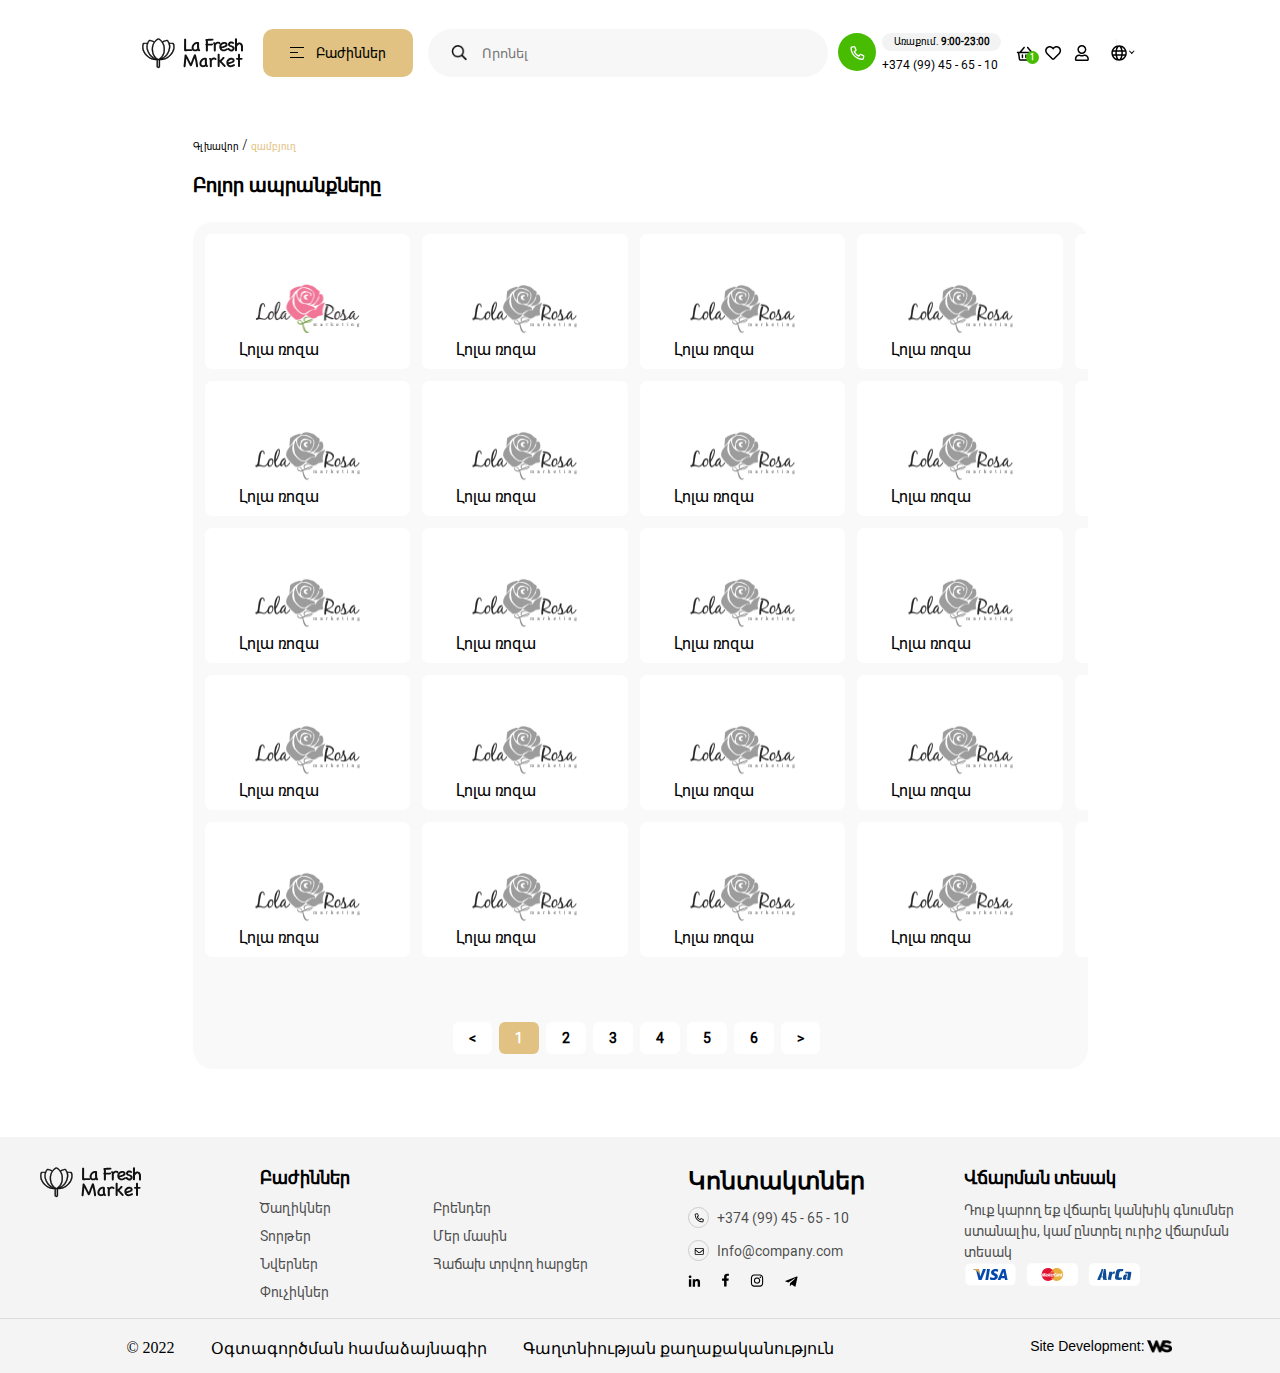
<file: shop/brands.html>
<!DOCTYPE html>
<html lang="en">
<head>
    <meta charset="UTF-8">
    <meta http-equiv="X-UA-Compatible" content="IE=edge">
    <meta name="viewport" content="width=device-width, initial-scale=1.0">
    <title>Brands</title>
    <link rel="stylesheet" href="./styles/homepage.css">
    <link rel="stylesheet" href="./styles/brands.css">
    <link rel="shortcut icon" href="./images/icons/favicon.ico" type="image/x-icon">

</head>
<body>
    <header>
        <a href="./homepage.html"class="logo">
            <svg width="101" height="31" viewBox="0 0 101 31" fill="none" xmlns="http://www.w3.org/2000/svg">
                <path d="M49.4524 11.24C49.7409 11.3362 49.9538 11.4735 50.0911 11.6521C50.2422 11.8169 50.3178 11.9955 50.3178 12.1878C50.3178 12.3801 50.2354 12.5586 50.0705 12.7234C49.9194 12.8883 49.6859 13.005 49.37 13.0737C48.8481 13.0874 48.3193 13.0943 47.7836 13.0943C47.2617 13.108 46.7397 13.1149 46.2178 13.1149C45.7508 13.1286 45.2357 13.1355 44.6726 13.1355C44.1094 13.1355 43.5875 13.1492 43.1067 13.1767C42.4887 13.108 42.1453 12.7921 42.0766 12.229C42.0766 11.3224 42.0766 10.4296 42.0766 9.55059C42.0903 8.67153 42.0972 7.77874 42.0972 6.87221C42.1109 5.96568 42.1178 5.06602 42.1178 4.17323C42.1178 3.28043 42.1178 2.38077 42.1178 1.47424C42.1865 1.19954 42.3101 0.993508 42.4887 0.856155C42.6672 0.705067 42.8732 0.629523 43.1067 0.629523C43.3402 0.629523 43.5463 0.6982 43.7248 0.835553C43.9171 0.95917 44.0613 1.15146 44.1575 1.41243C44.1575 2.26402 44.1506 3.10874 44.1369 3.94659C44.1369 4.78445 44.1369 5.61543 44.1369 6.43955C44.1232 7.2774 44.1163 8.09465 44.1163 8.89129C44.1163 9.67421 44.1163 10.4846 44.1163 11.3224C44.5421 11.295 44.961 11.2881 45.3731 11.3018C45.7989 11.3018 46.2247 11.295 46.6504 11.2812C47.1037 11.2812 47.5638 11.2812 48.0308 11.2812C48.4978 11.2675 48.9717 11.2538 49.4524 11.24Z" fill="#111111"/>
                <path d="M58.0334 12.0435C58.1159 12.2496 58.1296 12.4487 58.0747 12.641C58.0334 12.8196 57.9373 12.9638 57.7862 13.0737C57.6489 13.1973 57.4703 13.266 57.2505 13.2797C57.0308 13.3072 56.7973 13.2591 56.55 13.1355C56.4402 13.0256 56.3303 12.9157 56.2204 12.8058C56.1242 12.6822 56.0418 12.5655 55.9732 12.4556C55.4787 12.8265 55.0117 13.06 54.5722 13.1561C54.1464 13.266 53.6794 13.3209 53.1712 13.3209C52.8003 13.3209 52.4363 13.2797 52.0792 13.1973C51.7358 13.1286 51.3856 12.9775 51.0285 12.744C50.5065 12.3732 50.1357 11.9337 49.9159 11.4255C49.6961 10.9172 49.5862 10.3816 49.5862 9.81843C49.5862 9.24154 49.6687 8.699 49.8335 8.1908C50.012 7.66885 50.2524 7.18812 50.5546 6.74859C50.8568 6.29533 51.2001 5.88327 51.5847 5.51242C51.9831 5.14156 52.4088 4.81192 52.8621 4.52348C52.9583 4.46853 53.0887 4.40673 53.2536 4.33805C53.4321 4.26937 53.6313 4.20756 53.8511 4.15262C54.0708 4.08395 54.2974 4.03587 54.5309 4.0084C54.7644 3.9672 54.9911 3.94659 55.2108 3.94659C55.6366 3.94659 56.0144 4.00153 56.344 4.11142C56.6874 4.20756 56.9346 4.4548 57.0857 4.85312C57.0857 5.26518 57.0857 5.60856 57.0857 5.88327C57.0857 6.15797 57.0788 6.39147 57.0651 6.58377C57.0651 6.76233 57.0651 6.91341 57.0651 7.03703C57.0651 7.16065 57.0651 7.2774 57.0651 7.38728C57.0651 7.86802 57.0788 8.36935 57.1063 8.89129C57.1338 9.3995 57.1819 9.90084 57.2505 10.3953C57.278 10.5464 57.3398 10.725 57.436 10.931C57.5458 11.137 57.6557 11.3224 57.7656 11.4873H57.745C57.8412 11.6383 57.9167 11.762 57.9716 11.8581C58.0403 11.9543 58.0609 12.0161 58.0334 12.0435ZM55.2521 10.5807C55.1422 10.1 55.0735 9.60553 55.046 9.09732C55.0186 8.57538 55.0048 8.06031 55.0048 7.5521C55.0048 7.19499 55.0117 6.87221 55.0254 6.58377C55.0392 6.29533 55.046 6.01375 55.046 5.73905C54.8125 5.76652 54.5722 5.82833 54.3249 5.92447C54.0914 6.02062 53.9266 6.0893 53.8304 6.1305C53.4596 6.29533 53.1231 6.52883 52.8209 6.831C52.5325 7.13318 52.2921 7.46969 52.0998 7.84055C51.9075 8.2114 51.7633 8.60285 51.6671 9.01491C51.5847 9.41323 51.5779 9.80469 51.6465 10.1893C51.6877 10.4915 51.7908 10.7456 51.9556 10.9516C52.1341 11.1439 52.3402 11.295 52.5737 11.4049C52.8072 11.501 53.0544 11.5491 53.3154 11.5491C53.5901 11.5491 53.8511 11.5079 54.0983 11.4255C54.4005 11.2469 54.7851 10.9653 55.2521 10.5807Z" fill="#111111"/>
                <path d="M65.903 12.3732C65.8892 12.7303 65.7725 12.9913 65.5527 13.1561C65.3467 13.3209 65.1201 13.4033 64.8728 13.4033C64.6256 13.4033 64.4058 13.3209 64.2135 13.1561C64.0212 13.005 63.9045 12.7715 63.8633 12.4556V7.42849C63.7122 7.33234 63.5817 7.21559 63.4718 7.07824C63.3757 6.92715 63.3276 6.77606 63.3276 6.62497C63.3276 6.30906 63.5062 6.05496 63.8633 5.86267V5.22397C63.8633 5.10036 63.8633 4.97674 63.8633 4.85312C63.877 4.71577 63.8839 4.57842 63.8839 4.44106C63.8839 4.029 63.8633 3.64442 63.8221 3.2873C63.7809 2.91645 63.6779 2.61427 63.513 2.38077C63.4444 2.20221 63.41 2.04426 63.41 1.9069C63.41 1.50858 63.6504 1.22701 64.1311 1.06219C64.7355 0.966038 65.3055 0.911096 65.8412 0.897361C66.3768 0.869891 66.9125 0.849288 67.4482 0.835553C67.9152 0.821817 68.3822 0.814949 68.8492 0.814949C69.3299 0.801214 69.8175 0.760008 70.312 0.691332C70.7103 0.691332 71.0056 0.773744 71.1979 0.938567C71.404 1.10339 71.507 1.30942 71.507 1.55665C71.507 1.76268 71.4314 1.95498 71.2803 2.13354C71.1292 2.29836 70.8957 2.42198 70.5798 2.50439C70.0854 2.57307 69.5772 2.61427 69.0552 2.62801C68.5333 2.64174 68.0045 2.65548 67.4688 2.66921C67.1529 2.66921 66.8713 2.66921 66.6241 2.66921C66.3768 2.66921 66.0953 2.68295 65.7794 2.71042C65.848 2.98512 65.8892 3.2667 65.903 3.55514C65.9167 3.84358 65.9236 4.13889 65.9236 4.44106C65.9236 4.55095 65.9167 4.66083 65.903 4.77071C65.903 4.88059 65.903 4.99047 65.903 5.10036V5.80086C66.6035 5.80086 67.3108 5.78025 68.0251 5.73905C68.7393 5.69784 69.3711 5.59483 69.9205 5.43C70.3189 5.43 70.621 5.51241 70.8271 5.67724C71.0468 5.84206 71.1567 6.04809 71.1567 6.29533C71.1567 6.5975 71.0262 6.83787 70.7653 7.01643C70.5043 7.18125 70.1678 7.31174 69.7557 7.40788C69.3437 7.4903 68.8835 7.54524 68.3753 7.57271C67.8809 7.58644 67.4001 7.59331 66.9331 7.59331H65.903V12.3732Z" fill="#111111"/>
                <path d="M71.7495 5.96568C71.4886 5.81459 71.3031 5.67037 71.1932 5.53302C71.0971 5.38193 71.049 5.22397 71.049 5.05915C71.049 4.82565 71.1383 4.62649 71.3169 4.46167C71.5092 4.29684 71.7564 4.21443 72.0586 4.21443C72.2646 4.21443 72.4981 4.26937 72.7591 4.37925C73.0338 4.48914 73.2604 4.61962 73.439 4.77071C73.8648 4.42733 74.2905 4.15262 74.7163 3.94659C75.1559 3.74056 75.616 3.63755 76.0967 3.63755C76.2341 3.63755 76.4401 3.67189 76.7148 3.74056C77.0033 3.80924 77.278 3.91912 77.5389 4.07021C77.8136 4.20756 78.054 4.39299 78.26 4.62649C78.4661 4.84625 78.5691 5.10722 78.5691 5.4094C78.5691 5.65664 78.4729 5.86266 78.2806 6.02749C78.1021 6.17858 77.8823 6.25412 77.6214 6.25412C77.4291 6.25412 77.2711 6.21291 77.1475 6.1305C77.0239 6.04809 76.9003 5.95194 76.7766 5.84206C76.6805 5.74591 76.5637 5.65664 76.4264 5.57422C76.3028 5.47808 76.186 5.43 76.0761 5.43C75.925 5.43 75.7465 5.48494 75.5405 5.59483C75.3344 5.70471 75.1284 5.83519 74.9224 5.98628C74.7163 6.13737 74.5103 6.30906 74.3043 6.50136C74.112 6.67991 73.9472 6.83787 73.8098 6.97522V12.3732C73.7961 12.7166 73.6793 12.9707 73.4596 13.1355C73.2535 13.3003 73.0338 13.3827 72.8003 13.3827C72.553 13.3827 72.3333 13.3003 72.141 13.1355C71.9487 12.9844 71.8319 12.7509 71.7907 12.435V5.98628L71.7495 5.96568Z" fill="#111111"/>
                <path d="M84.4452 10.4777C84.665 10.3953 84.8642 10.361 85.0427 10.3747C85.235 10.3884 85.393 10.4365 85.5166 10.5189C85.654 10.6013 85.757 10.7112 85.8256 10.8486C85.9081 10.9722 85.9493 11.1095 85.9493 11.2606C85.9493 11.4117 85.9012 11.5628 85.805 11.7139C85.7089 11.8512 85.5578 11.9817 85.3518 12.1053C84.7749 12.4487 84.1499 12.744 83.4769 12.9913C82.8176 13.2248 82.1515 13.3415 81.4784 13.3415C81.0801 13.3415 80.6749 13.2797 80.2629 13.1561C79.8508 13.0462 79.4662 12.8677 79.1091 12.6204C78.5322 12.1946 78.0789 11.6383 77.7493 10.9516C77.4334 10.2511 77.2754 9.53685 77.2754 8.80888C77.2754 8.09465 77.4128 7.40788 77.6875 6.74859C77.9759 6.0893 78.4292 5.55362 79.0473 5.14156C79.5418 4.79818 80.0774 4.52348 80.6543 4.31745C81.2312 4.11142 81.8287 4.0084 82.4468 4.0084C82.7764 4.0084 83.0992 4.04274 83.4151 4.11142C83.7173 4.18009 83.9989 4.30371 84.2598 4.48227C84.5208 4.64709 84.7474 4.85312 84.9397 5.10036C85.132 5.33386 85.2831 5.59483 85.393 5.88327C85.5029 6.17171 85.5578 6.46015 85.5578 6.74859C85.5578 6.94088 85.5372 7.12631 85.496 7.30487C85.4548 7.48343 85.3793 7.65512 85.2694 7.81994C85.0633 8.14959 84.7818 8.43803 84.4246 8.68526C84.0675 8.91876 83.6761 9.12479 83.2503 9.30335C82.8245 9.48191 82.385 9.633 81.9317 9.75662C81.4784 9.88023 81.0526 9.99012 80.6543 10.0863C80.2285 10.1961 79.9538 10.2648 79.8302 10.2923C79.7203 10.3198 79.6516 10.3335 79.6242 10.3335C79.8165 10.7318 80.0912 11.0477 80.4483 11.2812C80.8054 11.5147 81.2449 11.6109 81.7669 11.5697C82.2064 11.5422 82.6597 11.4186 83.1267 11.1988C83.6074 10.9653 84.0469 10.725 84.4452 10.4777ZM80.6543 6.33653C80.201 6.57003 79.8645 6.88594 79.6448 7.28427C79.425 7.66885 79.3014 8.10151 79.2739 8.58225C79.2739 8.58225 79.2808 8.58225 79.2945 8.58225C79.322 8.56851 79.3838 8.54791 79.4799 8.52044C79.5898 8.49297 79.7478 8.45176 79.9538 8.39682C80.1598 8.32815 80.4552 8.23887 80.8397 8.12899C80.9771 8.08778 81.1831 8.03284 81.4578 7.96416C81.7325 7.88175 82.0072 7.79247 82.2819 7.69632C82.5704 7.58644 82.8314 7.46282 83.0649 7.32547C83.3121 7.18812 83.4769 7.03703 83.5593 6.87221C83.5868 6.47388 83.4975 6.19918 83.2915 6.04809C83.0855 5.897 82.8382 5.82146 82.5498 5.82146C82.2339 5.82146 81.8974 5.88327 81.5402 6.00689C81.1831 6.11677 80.8878 6.22665 80.6543 6.33653Z" fill="#111111"/>
                <path d="M85.7468 11.4873C85.5545 11.0889 85.5476 10.7593 85.7262 10.4983C85.9185 10.2236 86.1932 10.0863 86.5503 10.0863C86.7838 10.0863 87.0379 10.1755 87.3126 10.3541C87.6011 10.7387 87.9444 11.0615 88.3428 11.3224C88.7411 11.5834 89.16 11.6727 89.5995 11.5903C89.8056 11.5491 89.9841 11.4735 90.1352 11.3636C90.3 11.24 90.4168 11.1027 90.4855 10.9516C90.5679 10.8005 90.6091 10.6357 90.6091 10.4571C90.6091 10.2786 90.561 10.1137 90.4649 9.96265C90.3413 9.77035 90.2039 9.61926 90.0528 9.50938C89.9155 9.3995 89.7644 9.31709 89.5995 9.26215C89.4485 9.20721 89.2974 9.166 89.1463 9.13853C89.0089 9.11106 88.8784 9.07672 88.7548 9.03551C88.5488 8.98057 88.3428 8.92563 88.1367 8.87069C87.9307 8.80201 87.7316 8.7196 87.5393 8.62346C87.347 8.52731 87.1615 8.41056 86.983 8.27321C86.8044 8.12212 86.6327 7.93669 86.4679 7.71693C86.3168 7.5109 86.2001 7.29113 86.1177 7.05763C86.0352 6.8104 85.994 6.58377 85.994 6.37774C85.994 6.0893 86.049 5.79399 86.1589 5.49181C86.2687 5.18964 86.413 4.91493 86.5915 4.6677C86.7838 4.40673 87.0036 4.18696 87.2508 4.0084C87.5118 3.81611 87.7865 3.68562 88.0749 3.61695C88.6518 3.46586 89.2493 3.44526 89.8674 3.55514C90.4992 3.66502 91.0624 3.85731 91.5568 4.13202C91.7491 4.26937 91.8933 4.41359 91.9895 4.56468C92.0856 4.71577 92.1337 4.85999 92.1337 4.99734C92.1337 5.16217 92.0856 5.31325 91.9895 5.45061C91.9071 5.57422 91.7903 5.67724 91.6392 5.75965C91.5019 5.84206 91.3371 5.88327 91.1448 5.88327C90.9662 5.88327 90.7739 5.82833 90.5679 5.71844C90.4031 5.63603 90.1696 5.56049 89.8674 5.49181C89.5789 5.4094 89.2905 5.38193 89.0021 5.4094C88.7136 5.42314 88.4733 5.51241 88.281 5.67724C88.0887 5.84206 88.0131 6.11677 88.0543 6.50136C88.1367 6.65244 88.2329 6.78293 88.3428 6.89281C88.4664 6.98896 88.5969 7.07137 88.7342 7.14005C88.8853 7.20872 89.0433 7.27053 89.2081 7.32547C89.3729 7.36668 89.5309 7.40788 89.682 7.44909C90.1078 7.57271 90.4992 7.71693 90.8563 7.88175C91.2134 8.03284 91.5225 8.22513 91.7835 8.45863C92.0444 8.69213 92.2436 8.97371 92.3809 9.30335C92.532 9.633 92.6076 10.0313 92.6076 10.4983C92.6076 10.8692 92.5252 11.2332 92.3603 11.5903C92.1955 11.9337 91.9758 12.2427 91.701 12.5174C91.4401 12.7921 91.1379 13.0119 90.7945 13.1767C90.4511 13.3415 90.1078 13.4239 89.7644 13.4239C88.9952 13.4239 88.2466 13.2522 87.5187 12.9089C86.7907 12.5655 86.2069 12.0916 85.7674 11.4873H85.7468Z" fill="#111111"/>
                <path d="M95.0047 12.3114C94.9773 12.641 94.8674 12.8883 94.6751 13.0531C94.4828 13.2179 94.2562 13.3003 93.9952 13.3003C93.7617 13.3003 93.5419 13.2248 93.3359 13.0737C93.1299 12.9226 93.0063 12.696 92.9651 12.3938V1.08279C93.0337 0.808082 93.1574 0.602053 93.3359 0.4647C93.5145 0.313611 93.7205 0.238068 93.954 0.238068C94.1875 0.238068 94.3935 0.306744 94.5721 0.444097C94.7644 0.567715 94.9086 0.760009 95.0047 1.02098V5.45061C95.6778 4.98361 96.2821 4.68143 96.8178 4.54408C97.3672 4.40672 97.9304 4.4342 98.5072 4.62649C98.933 4.75011 99.297 4.95614 99.5992 5.24458C99.9014 5.51928 100.149 5.84206 100.341 6.21291C100.547 6.57003 100.698 6.95462 100.794 7.36668C100.904 7.77874 100.966 8.17706 100.98 8.56165C100.98 9.20721 100.98 9.73601 100.98 10.1481C100.98 10.5601 100.98 10.9104 100.98 11.1988C100.98 11.4735 100.98 11.7002 100.98 11.8787C100.993 12.0573 101 12.229 101 12.3938C100.973 12.7234 100.863 12.9707 100.671 13.1355C100.492 13.3003 100.272 13.3827 100.011 13.3827C99.7778 13.3827 99.558 13.3072 99.352 13.1561C99.1459 13.005 99.0223 12.7715 98.9811 12.4556C98.9811 11.81 98.9811 11.1782 98.9811 10.5601C98.9811 9.92831 98.9742 9.28275 98.9605 8.62346C98.933 8.18393 98.8369 7.75813 98.6721 7.34607C98.521 6.93402 98.2669 6.61124 97.9098 6.37774C97.6351 6.3228 97.3741 6.33653 97.1268 6.41894C96.8933 6.50136 96.6599 6.63871 96.4264 6.831C96.1929 7.00956 95.9593 7.23619 95.7258 7.5109C95.4923 7.7856 95.252 8.07404 95.0047 8.37622V12.3114Z" fill="#111111"/>
                <path d="M56.1072 28.1162C56.0934 28.4733 55.9767 28.7343 55.7569 28.8991C55.5509 29.064 55.3243 29.1464 55.077 29.1464C54.8435 29.1464 54.6238 29.064 54.4177 28.8991C54.2117 28.7481 54.095 28.5077 54.0675 28.178C53.9988 27.5874 53.9164 26.9556 53.8203 26.2826C53.7378 25.6095 53.6417 24.9297 53.5318 24.2429C53.4219 23.5424 53.2915 22.8556 53.1404 22.1826C53.003 21.4958 52.8519 20.8503 52.6871 20.2459C52.4673 20.7679 52.2544 21.3035 52.0484 21.8529C51.8561 22.3886 51.6501 22.9449 51.4303 23.5218C51.1556 24.2635 50.8809 25.0052 50.6062 25.7469C50.3315 26.4886 50.0499 27.196 49.7615 27.869C49.5143 28.1437 49.2189 28.2811 48.8756 28.2811C48.6146 28.2811 48.333 28.1506 48.0308 27.8896L44.3017 20.5756C44.2468 21.1662 44.1918 21.7705 44.1369 22.3886C44.0819 22.993 44.027 23.6111 43.9721 24.2429L43.5806 28.4253C43.4707 28.7 43.3196 28.8991 43.1273 29.0228C42.9488 29.1601 42.7634 29.2288 42.5711 29.2288C42.3238 29.2288 42.0972 29.1464 41.8912 28.9816C41.6989 28.8167 41.589 28.5764 41.5615 28.2605L42.6123 17.2173C42.6535 16.9563 42.7702 16.7572 42.9625 16.6198C43.1548 16.4687 43.3746 16.3932 43.6218 16.3932C43.9789 16.3932 44.2742 16.558 44.5077 16.8876C44.8923 17.5607 45.27 18.268 45.6409 19.0097C46.0118 19.7377 46.3895 20.4794 46.7741 21.2349C47.1312 21.9491 47.4608 22.6153 47.763 23.2333C48.0789 23.8377 48.4154 24.4626 48.7725 25.1082C48.9786 24.5863 49.1846 24.0506 49.3906 23.5012C49.5967 22.9518 49.8096 22.3886 50.0293 21.8117C50.3452 20.9602 50.6611 20.1154 50.9771 19.2776C51.3067 18.4397 51.6364 17.6362 51.966 16.867C52.1858 16.4962 52.5017 16.3108 52.9137 16.3108C53.1198 16.3108 53.3121 16.3794 53.4906 16.5168C53.6829 16.6404 53.8203 16.8327 53.9027 17.0937C54.1499 17.9315 54.3834 18.8106 54.6032 19.7308C54.8367 20.6511 55.0496 21.5851 55.2419 22.5328C55.4479 23.4806 55.6196 24.4283 55.7569 25.376C55.908 26.3238 56.0248 27.2372 56.1072 28.1162Z" fill="#111111"/>
                <path d="M65.8435 27.8484C65.9259 28.0544 65.9396 28.2536 65.8847 28.4459C65.8435 28.6244 65.7473 28.7687 65.5963 28.8785C65.4589 29.0022 65.2803 29.0708 65.0606 29.0846C64.8408 29.112 64.6073 29.064 64.3601 28.9404C64.2502 28.8305 64.1403 28.7206 64.0304 28.6107C63.9343 28.4871 63.8519 28.3703 63.7832 28.2605C63.2887 28.6313 62.8217 28.8648 62.3822 28.961C61.9564 29.0708 61.4894 29.1258 60.9812 29.1258C60.6104 29.1258 60.2464 29.0846 59.8892 29.0022C59.5459 28.9335 59.1956 28.7824 58.8385 28.5489C58.3166 28.178 57.9457 27.7385 57.7259 27.2303C57.5062 26.7221 57.3963 26.1864 57.3963 25.6233C57.3963 25.0464 57.4787 24.5039 57.6435 23.9956C57.8221 23.4737 58.0625 22.993 58.3646 22.5534C58.6668 22.1002 59.0102 21.6881 59.3948 21.3173C59.7931 20.9464 60.2189 20.6168 60.6722 20.3283C60.7683 20.2734 60.8988 20.2116 61.0636 20.1429C61.2422 20.0742 61.4413 20.0124 61.6611 19.9575C61.8809 19.8888 62.1075 19.8407 62.341 19.8133C62.5745 19.7721 62.8011 19.7515 63.0209 19.7515C63.4467 19.7515 63.8244 19.8064 64.1541 19.9163C64.4974 20.0124 64.7447 20.2597 64.8958 20.658C64.8958 21.07 64.8958 21.4134 64.8958 21.6881C64.8958 21.9628 64.8889 22.1963 64.8752 22.3886C64.8752 22.5672 64.8752 22.7183 64.8752 22.8419C64.8752 22.9655 64.8752 23.0823 64.8752 23.1921C64.8752 23.6729 64.8889 24.1742 64.9164 24.6961C64.9438 25.2044 64.9919 25.7057 65.0606 26.2002C65.0881 26.3513 65.1499 26.5298 65.246 26.7358C65.3559 26.9419 65.4658 27.1273 65.5757 27.2921H65.5551C65.6512 27.4432 65.7267 27.5668 65.7817 27.663C65.8504 27.7591 65.871 27.8209 65.8435 27.8484ZM63.0621 26.3856C62.9522 25.9049 62.8835 25.4104 62.8561 24.9022C62.8286 24.3802 62.8149 23.8652 62.8149 23.357C62.8149 22.9998 62.8217 22.6771 62.8355 22.3886C62.8492 22.1002 62.8561 21.8186 62.8561 21.5439C62.6226 21.5714 62.3822 21.6332 62.135 21.7293C61.9015 21.8255 61.7366 21.8942 61.6405 21.9354C61.2696 22.1002 60.9331 22.3337 60.631 22.6359C60.3425 22.938 60.1021 23.2745 59.9099 23.6454C59.7176 24.0163 59.5733 24.4077 59.4772 24.8198C59.3948 25.2181 59.3879 25.6095 59.4566 25.9941C59.4978 26.2963 59.6008 26.5504 59.7656 26.7564C59.9442 26.9487 60.1502 27.0998 60.3837 27.2097C60.6172 27.3059 60.8645 27.3539 61.1254 27.3539C61.4001 27.3539 61.6611 27.3127 61.9083 27.2303C62.2105 27.0517 62.5951 26.7702 63.0621 26.3856Z" fill="#111111"/>
                <path d="M67.7378 21.7705C67.4768 21.6194 67.2914 21.4752 67.1815 21.3379C67.0854 21.1868 67.0373 21.0288 67.0373 20.864C67.0373 20.6305 67.1266 20.4313 67.3051 20.2665C67.4974 20.1017 67.7447 20.0193 68.0468 20.0193C68.2529 20.0193 68.4864 20.0742 68.7473 20.1841C69.022 20.294 69.2487 20.4245 69.4272 20.5756C69.853 20.2322 70.2788 19.9575 70.7046 19.7515C71.1441 19.5454 71.6043 19.4424 72.085 19.4424C72.2224 19.4424 72.4284 19.4767 72.7031 19.5454C72.9915 19.6141 73.2662 19.724 73.5272 19.8751C73.8019 20.0124 74.0423 20.1978 74.2483 20.4313C74.4543 20.6511 74.5574 20.9121 74.5574 21.2143C74.5574 21.4615 74.4612 21.6675 74.2689 21.8323C74.0904 21.9834 73.8706 22.059 73.6096 22.059C73.4173 22.059 73.2594 22.0178 73.1358 21.9354C73.0121 21.8529 72.8885 21.7568 72.7649 21.6469C72.6688 21.5508 72.552 21.4615 72.4147 21.3791C72.291 21.2829 72.1743 21.2349 72.0644 21.2349C71.9133 21.2349 71.7348 21.2898 71.5287 21.3997C71.3227 21.5096 71.1167 21.6401 70.9106 21.7911C70.7046 21.9422 70.4986 22.1139 70.2926 22.3062C70.1003 22.4848 69.9354 22.6427 69.7981 22.7801V28.178C69.7844 28.5214 69.6676 28.7755 69.4478 28.9404C69.2418 29.1052 69.022 29.1876 68.7885 29.1876C68.5413 29.1876 68.3215 29.1052 68.1293 28.9404C67.937 28.7893 67.8202 28.5558 67.779 28.2399V21.7911L67.7378 21.7705Z" fill="#111111"/>
                <path d="M77.6441 28.0132C77.6304 28.3429 77.5274 28.5901 77.3351 28.7549C77.1428 28.9197 76.9161 29.0022 76.6552 29.0022C76.4217 29.0022 76.2019 28.9266 75.9959 28.7755C75.7899 28.6244 75.6662 28.3978 75.625 28.0956V16.5168C75.6937 16.2283 75.8173 16.0155 75.9959 15.8781C76.1744 15.727 76.3805 15.6515 76.614 15.6515C76.8475 15.6515 77.0535 15.7201 77.2321 15.8575C77.4244 15.9811 77.5617 16.1803 77.6441 16.455V22.1826C77.9326 22.004 78.1935 21.8186 78.427 21.6263C78.6743 21.4203 78.9146 21.2005 79.1481 20.967C79.3954 20.7198 79.6426 20.4519 79.8898 20.1635C80.1508 19.8751 80.4392 19.5592 80.7552 19.2158C80.9062 19.0922 81.0505 19.0097 81.1878 18.9685C81.3389 18.9136 81.4831 18.8861 81.6205 18.8861C81.8952 18.8861 82.1218 18.9685 82.3004 19.1334C82.4789 19.2982 82.5682 19.4973 82.5682 19.7308C82.5682 19.9506 82.4721 20.191 82.2798 20.4519C81.799 21.0151 81.3458 21.5096 80.92 21.9354C80.4942 22.3612 80.0341 22.7595 79.5396 23.1303L83.3099 27.3333C83.5297 27.6767 83.6396 27.9377 83.6396 28.1162C83.6396 28.3497 83.5503 28.5558 83.3717 28.7343C83.2069 28.8991 82.9871 28.9816 82.7124 28.9816C82.5613 28.9816 82.4103 28.9541 82.2592 28.8991C82.1218 28.8442 81.9845 28.7481 81.8471 28.6107L80.3637 26.9625C79.9516 26.4817 79.5465 26.0216 79.1481 25.5821C78.7635 25.1425 78.3377 24.6755 77.8707 24.1811C77.8295 24.2085 77.7952 24.2292 77.7677 24.2429C77.7403 24.2429 77.6991 24.2566 77.6441 24.2841V28.0132Z" fill="#111111"/>
                <path d="M91.5211 26.2826C91.7409 26.2002 91.9401 26.1658 92.1186 26.1796C92.3109 26.1933 92.4689 26.2414 92.5925 26.3238C92.7298 26.4062 92.8328 26.5161 92.9015 26.6534C92.9839 26.777 93.0251 26.9144 93.0251 27.0655C93.0251 27.2166 92.9771 27.3677 92.8809 27.5188C92.7848 27.6561 92.6337 27.7866 92.4277 27.9102C91.8508 28.2536 91.2258 28.5489 90.5528 28.7961C89.8935 29.0296 89.2273 29.1464 88.5543 29.1464C88.156 29.1464 87.7508 29.0846 87.3387 28.961C86.9267 28.8511 86.5421 28.6725 86.185 28.4253C85.6081 27.9995 85.1548 27.4432 84.8252 26.7564C84.5093 26.0559 84.3513 25.3417 84.3513 24.6137C84.3513 23.8995 84.4887 23.2127 84.7634 22.5534C85.0518 21.8942 85.5051 21.3585 86.1232 20.9464C86.6176 20.603 87.1533 20.3283 87.7302 20.1223C88.3071 19.9163 88.9046 19.8133 89.5226 19.8133C89.8523 19.8133 90.1751 19.8476 90.491 19.9163C90.7932 19.985 91.0747 20.1086 91.3357 20.2871C91.5967 20.4519 91.8233 20.658 92.0156 20.9052C92.2079 21.1387 92.359 21.3997 92.4689 21.6881C92.5787 21.9766 92.6337 22.265 92.6337 22.5534C92.6337 22.7457 92.6131 22.9312 92.5719 23.1097C92.5307 23.2883 92.4551 23.46 92.3452 23.6248C92.1392 23.9544 91.8576 24.2429 91.5005 24.4901C91.1434 24.7236 90.752 24.9296 90.3262 25.1082C89.9004 25.2868 89.4608 25.4379 89.0076 25.5615C88.5543 25.6851 88.1285 25.795 87.7302 25.8911C87.3044 26.001 87.0297 26.0697 86.9061 26.0971C86.7962 26.1246 86.7275 26.1384 86.7 26.1384C86.8923 26.5367 87.167 26.8526 87.5242 27.0861C87.8813 27.3196 88.3208 27.4157 88.8427 27.3745C89.2823 27.3471 89.7355 27.2234 90.2025 27.0037C90.6833 26.7702 91.1228 26.5298 91.5211 26.2826ZM87.7302 22.1414C87.2769 22.3749 86.9404 22.6908 86.7206 23.0891C86.5009 23.4737 86.3773 23.9064 86.3498 24.3871C86.3498 24.3871 86.3567 24.3871 86.3704 24.3871C86.3979 24.3734 86.4597 24.3528 86.5558 24.3253C86.6657 24.2978 86.8237 24.2566 87.0297 24.2017C87.2357 24.133 87.531 24.0437 87.9156 23.9338C88.053 23.8926 88.259 23.8377 88.5337 23.769C88.8084 23.6866 89.0831 23.5973 89.3578 23.5012C89.6463 23.3913 89.9072 23.2677 90.1407 23.1303C90.388 22.993 90.5528 22.8419 90.6352 22.6771C90.6627 22.2787 90.5734 22.004 90.3674 21.8529C90.1613 21.7019 89.9141 21.6263 89.6257 21.6263C89.3097 21.6263 88.9732 21.6881 88.6161 21.8117C88.259 21.9216 87.9637 22.0315 87.7302 22.1414Z" fill="#111111"/>
                <path d="M94.9534 21.6881C94.61 21.6332 94.3491 21.5233 94.1705 21.3585C94.0057 21.1937 93.9233 21.0014 93.9233 20.7816C93.9233 20.5618 94.0125 20.3558 94.1911 20.1635C94.3834 19.9712 94.665 19.8751 95.0358 19.8751H95.9836V16.7228C96.0522 16.4344 96.1758 16.2215 96.3544 16.0841C96.5467 15.933 96.7596 15.8575 96.9931 15.8575C97.2129 15.8575 97.4189 15.9262 97.6112 16.0635C97.8035 16.1871 97.934 16.3863 98.0026 16.661V19.8751H99.8157C100.118 19.9575 100.338 20.0811 100.475 20.2459C100.626 20.4107 100.702 20.5893 100.702 20.7816C100.702 21.2211 100.386 21.5233 99.7539 21.6881H98.0026V25.4791C98.0026 25.9049 98.0026 26.3306 98.0026 26.7564C98.0164 27.1822 98.0232 27.608 98.0232 28.0338C98.0232 28.3772 97.9134 28.6313 97.6936 28.7961C97.4738 28.961 97.2472 29.0434 97.0137 29.0434C96.7802 29.0434 96.5604 28.9678 96.3544 28.8167C96.1621 28.6656 96.0454 28.4321 96.0042 28.1162C96.0042 27.5943 95.9973 27.0586 95.9836 26.5092C95.9836 25.9461 95.9836 25.3898 95.9836 24.8404V21.6881H94.9534Z" fill="#111111"/>
                <path d="M3.96725 17.4039C7.74929 21.3903 11.784 22.0927 14.1567 22.0927C14.3635 22.0927 14.5543 22.0868 14.7347 22.0774V28.4991C14.7347 28.891 14.905 29.2669 15.2081 29.544C15.5112 29.8211 15.9223 29.9768 16.351 29.9768C16.7797 29.9768 17.1908 29.8211 17.4939 29.544C17.797 29.2669 17.9673 28.891 17.9673 28.4991V22.0759C18.1488 22.0848 18.3444 22.0912 18.5507 22.0912C20.9142 22.0912 24.9462 21.3908 28.7331 17.4044C30.6662 15.4776 31.9376 13.0742 32.3896 10.4926C32.6501 8.93625 32.512 7.34588 31.9861 5.84663C31.9042 5.64011 31.7656 5.45626 31.5838 5.31267C31.4019 5.16908 31.1828 5.07055 30.9474 5.0265C29.7992 4.84214 28.6259 4.83033 27.4735 4.99153C27.1097 4.05583 26.5936 3.1757 25.9424 2.38089C25.7894 2.20871 25.5909 2.07499 25.3658 1.99234C25.1406 1.9097 24.8961 1.88085 24.6553 1.90851C23.1117 2.12289 21.6321 2.62286 20.3071 3.37786C19.4371 2.25281 18.3225 1.30403 17.0331 0.59088C16.8252 0.480775 16.5893 0.422791 16.3491 0.422791C16.1089 0.422791 15.873 0.480775 15.6652 0.59088C14.3764 1.30391 13.2627 2.25275 12.3939 3.37786C11.0648 2.61993 9.57938 2.12027 8.02998 1.90999C7.79012 1.88414 7.54702 1.91483 7.32381 1.99915C7.1006 2.08348 6.9047 2.21862 6.75475 2.39173C6.10178 3.18271 5.58255 4.05893 5.21446 4.99103C4.06046 4.83106 2.88565 4.8442 1.73628 5.02995C1.50234 5.07668 1.2854 5.17748 1.1062 5.32269C0.926993 5.46791 0.791498 5.65271 0.712653 5.85944C0.190548 7.35399 0.0539099 8.93874 0.313438 10.4896C0.764374 13.0718 2.03489 15.4761 3.96725 17.4039ZM16.351 28.9917C16.2081 28.9917 16.0711 28.9398 15.97 28.8474C15.869 28.755 15.8122 28.6297 15.8122 28.4991V22.0769C16.1709 22.1019 16.5313 22.1007 16.8898 22.0735V28.4991C16.8898 28.6297 16.833 28.755 16.732 28.8474C16.6309 28.9398 16.4939 28.9917 16.351 28.9917ZM30.7319 5.99145C30.7841 6.00014 30.8331 6.02078 30.8743 6.05144C30.9155 6.0821 30.9475 6.12179 30.9673 6.16681C31.438 7.51858 31.5597 8.95168 31.3229 10.3537C30.8987 12.7465 29.716 14.9729 27.9212 16.7571C25.416 19.3929 22.8252 20.4746 20.7628 20.8819C22.8607 19.8185 25.2404 17.8728 26.8895 14.2923C28.1082 11.6585 28.6324 8.73557 27.8054 5.94121C28.778 5.82065 29.765 5.8376 30.7319 5.99145ZM24.7835 2.88528C24.8395 2.87784 24.8967 2.88291 24.9501 2.90007C25.0035 2.91722 25.0515 2.94595 25.0901 2.9838C25.7275 3.76143 26.2211 4.62937 26.5512 5.55306C26.5537 5.64883 26.5864 5.74189 26.6455 5.82102C27.5613 8.4883 27.0937 11.3236 25.8966 13.9091C24.011 18.0078 21.12 19.7953 18.9704 20.5751C20.7763 18.99 22.8537 16.1178 22.8537 11.2654C22.9189 8.79186 22.242 6.34919 20.8964 4.20243C22.0819 3.52848 23.404 3.08047 24.7835 2.88528ZM16.2039 1.44599C16.2475 1.42145 16.2977 1.40846 16.3488 1.40846C16.4 1.40846 16.4502 1.42145 16.4938 1.44599C17.7997 2.16939 18.9058 3.1581 19.7263 4.33542H19.729C19.7418 4.34802 19.7553 4.36003 19.7694 4.37138L19.7586 4.37975C21.1525 6.44492 21.8539 8.83826 21.7762 11.264C21.7762 17.4975 18.138 20.1761 16.553 21.0499C16.5155 21.0764 16.473 21.0962 16.4275 21.1085C16.3537 21.1215 16.2773 21.1132 16.2088 21.0849C14.9696 20.4194 10.9258 17.7447 10.9258 11.264C10.9258 6.32 13.3625 2.96114 16.2039 1.44599ZM7.59898 3.00005C7.63408 2.95841 7.68051 2.9259 7.73363 2.90577C7.78676 2.88563 7.84472 2.87857 7.90176 2.88528C9.2875 3.0763 10.616 3.52382 11.8061 4.20045C10.4602 6.34732 9.78313 8.79017 9.84827 11.264C9.84827 16.1158 11.9833 19.0121 13.7515 20.58C11.6639 19.8195 8.71096 18.0447 6.80486 13.9091C4.71935 9.404 5.51401 5.49592 7.59898 3.00005ZM1.72982 6.17961C1.74679 6.13438 1.7759 6.09377 1.81449 6.0615C1.85309 6.02923 1.89992 6.00633 1.9507 5.9949C2.92196 5.83969 3.91356 5.82208 4.89067 5.94269C4.82279 6.18454 4.76137 6.42344 4.71235 6.66086C4.23875 9.24801 4.62166 11.9055 5.81194 14.2923C7.47183 17.8925 9.88975 19.8352 11.9629 20.8878C9.89191 20.4834 7.29081 19.4032 4.78077 16.7581C2.98511 14.9727 1.80214 12.7446 1.37855 10.3502C1.14267 8.95385 1.26289 7.52652 1.72982 6.17961Z" fill="#111111"/>
                <path fill-rule="evenodd" clip-rule="evenodd" d="M15.5779 0.42765C15.8129 0.303121 16.0786 0.238068 16.3483 0.238068C16.618 0.238068 16.8837 0.303121 17.1187 0.42765L17.1216 0.429206C18.3842 1.12747 19.4829 2.04864 20.3538 3.1394C21.6638 2.41603 23.1165 1.93562 24.6291 1.72555L24.6334 1.72495C24.9025 1.69402 25.176 1.72624 25.4286 1.81893C25.6811 1.91163 25.9055 2.06226 26.0796 2.25818L26.0846 2.26373C26.7164 3.03489 27.2237 3.88552 27.5911 4.78935C28.7153 4.64612 29.8573 4.66451 30.9759 4.84411L30.9806 4.84487C31.2443 4.89423 31.4913 5.00493 31.6974 5.16769C31.9036 5.33052 32.0625 5.54045 32.157 5.7785L32.1597 5.78544C32.6958 7.31387 32.8366 8.93579 32.571 10.5231L32.5708 10.5244C32.112 13.1444 30.8223 15.5813 28.8645 17.5334C25.0356 21.5629 20.9515 22.2759 18.5499 22.2759C18.4117 22.2759 18.2784 22.2731 18.1511 22.2686V28.4991C18.1511 28.9456 17.957 29.3701 17.6177 29.6803C17.2789 29.99 16.8227 30.1615 16.3502 30.1615C15.8776 30.1615 15.4214 29.99 15.0827 29.6803C14.7434 29.3701 14.5492 28.9456 14.5492 28.4991V22.2704C14.4241 22.2748 14.2935 22.2774 14.1558 22.2774C11.7451 22.2774 7.65821 21.5624 3.83417 17.5328C1.87704 15.5796 0.588279 13.1419 0.130648 10.5214L0.130423 10.5201C-0.134268 8.93837 0.00516654 7.32218 0.537444 5.79851L0.539167 5.79358C0.63011 5.55513 0.785711 5.34397 0.989077 5.17918C1.19235 5.01445 1.43701 4.9012 1.69927 4.8488L1.70596 4.84747C2.82603 4.66646 3.96983 4.64694 5.09595 4.78912C5.46741 3.88863 5.97782 3.04171 6.61148 2.27413L6.61427 2.27075C6.78515 2.07346 7.00703 1.92104 7.2577 1.82635C7.50834 1.73167 7.78061 1.69741 8.04895 1.72633L8.054 1.72688C9.57255 1.93297 11.0312 2.41313 12.3454 3.1393C13.2152 2.04852 14.3131 1.12738 15.5749 0.429245L15.5779 0.42765ZM15.7523 0.753335C14.4854 1.45452 13.3917 2.38674 12.5392 3.49074L12.4411 3.61788L12.3015 3.53831C10.9943 2.7928 9.53243 2.30075 8.0069 2.09337C7.79633 2.07106 7.58329 2.09826 7.38826 2.17194C7.1932 2.24563 7.02376 2.36289 6.89493 2.51106C6.25467 3.287 5.74597 4.1459 5.38544 5.05887L5.3321 5.19393L5.18827 5.17399C4.05363 5.0167 2.8985 5.02945 1.76839 5.21173C1.56402 5.25309 1.37598 5.34115 1.22166 5.4662C1.06731 5.59128 0.952193 5.74883 0.885311 5.92291C0.374189 7.38738 0.240613 8.93956 0.494684 10.4585C0.938886 13.0013 2.19046 15.3712 4.09688 17.2731L4.10048 17.2767C7.84001 21.2183 11.8216 21.908 14.1558 21.908C14.3591 21.908 14.5466 21.9021 14.7244 21.8929L14.9186 21.8829V28.4991C14.9186 28.8364 15.065 29.1636 15.3319 29.4077C15.5994 29.6522 15.9654 29.7921 16.3502 29.7921C16.7349 29.7921 17.1009 29.6522 17.3684 29.4077C17.6353 29.1636 17.7817 28.8364 17.7817 28.4991V21.882L17.9754 21.8914C18.1549 21.9002 18.3473 21.9065 18.5499 21.9065C20.8749 21.9065 24.854 21.2188 28.5984 17.2771L28.6019 17.2735C30.5089 15.3727 31.7614 13.0038 32.2067 10.4616C32.4617 8.93762 32.3268 7.38027 31.8123 5.91143C31.7427 5.73775 31.625 5.5812 31.4685 5.45764C31.3115 5.33367 31.121 5.24743 30.9149 5.20848C29.7857 5.02742 28.6316 5.01592 27.4983 5.17445L27.3535 5.19471L27.3005 5.05845C26.9444 4.14248 26.4391 3.28022 25.8011 2.50089C25.6695 2.35373 25.4979 2.23789 25.3013 2.16574C25.1041 2.09337 24.8894 2.06777 24.6777 2.09177C23.1576 2.30316 21.7013 2.79557 20.3977 3.53834L20.2583 3.61778L20.1601 3.49084C19.3064 2.38687 18.2119 1.45467 16.9444 0.753353C16.7641 0.658149 16.5585 0.607497 16.3483 0.607497C16.1381 0.607497 15.9325 0.658143 15.7523 0.753335ZM16.348 1.59317C16.3278 1.59317 16.309 1.59835 16.2937 1.60694L16.29 1.60901C13.5116 3.09062 11.1097 6.38509 11.1097 11.2639C11.1097 17.6334 15.0676 20.2602 16.2859 20.9171C16.3173 20.9286 16.3522 20.9325 16.3866 20.9278C16.4085 20.921 16.4284 20.9112 16.4457 20.899L16.4541 20.8931L16.463 20.8881C18.0118 20.0343 21.5907 17.4077 21.5907 11.2639V11.258C21.6666 8.88672 20.9858 6.54554 19.6296 4.52013L19.5739 4.44103C18.7702 3.28779 17.6857 2.31786 16.4034 1.60756L16.4023 1.60694C16.3871 1.59835 16.3682 1.59317 16.348 1.59317ZM20.0066 4.42033C21.3574 6.4829 22.0366 8.85851 21.9601 11.2669C21.959 17.5775 18.2747 20.3089 16.6495 21.2072C16.5962 21.2432 16.537 21.27 16.4748 21.2868L16.4668 21.289L16.4587 21.2904C16.3507 21.3094 16.2386 21.2975 16.1373 21.2555L16.1287 21.252L16.1205 21.2476C14.8495 20.565 10.7402 17.8395 10.7402 11.2639C10.7402 6.25583 13.211 2.83297 16.1145 1.28386C16.1859 1.24414 16.2667 1.22374 16.348 1.22374C16.43 1.22374 16.5112 1.24443 16.583 1.28471M19.8611 4.20703C19.8684 4.21408 19.8762 4.22088 19.8843 4.22739L20.0664 4.3738L20.0066 4.42033M24.8927 3.07592C24.8658 3.06727 24.8366 3.06456 24.8077 3.0683C23.5157 3.25122 22.2754 3.65953 21.1543 4.26989C22.4504 6.40566 23.1016 8.82132 23.0376 11.2679C23.037 15.5536 21.4335 18.3227 19.8029 20.0314C21.7734 19.1162 24.1192 17.3288 25.728 13.8319C26.9084 11.2824 27.3627 8.50717 26.4785 5.90598C26.4146 5.81162 26.376 5.70317 26.3674 5.58999C26.0459 4.69983 25.5688 3.86233 24.954 3.11015C24.9375 3.09566 24.9168 3.08366 24.8927 3.07592ZM24.7584 2.70217C24.8413 2.69114 24.9261 2.6986 25.0058 2.7242C25.0855 2.74981 25.1587 2.79318 25.2186 2.85191L25.2258 2.85894L25.2321 2.8667C25.8826 3.66031 26.3869 4.54674 26.7243 5.49089L26.7342 5.5187L26.735 5.54824C26.7365 5.60462 26.7557 5.66101 26.7927 5.71055L26.81 5.73371L26.8193 5.76102C27.7554 8.48708 27.2734 11.3731 26.0635 13.9864C24.1537 18.1375 21.22 19.9552 19.0326 20.7487L18.8477 20.4362C20.6199 18.8807 22.6682 16.0568 22.6682 11.2654V11.2606C22.7324 8.82424 22.0659 6.41726 20.7391 4.30052L20.6367 4.13714L20.8043 4.04184C22.0104 3.35616 23.3548 2.90076 24.7568 2.70238L24.7584 2.70217ZM7.87783 3.06855C7.85042 3.06557 7.82289 3.06915 7.79828 3.07848C7.77338 3.08792 7.75354 3.1024 7.7396 3.11884C5.70514 5.55454 4.91323 9.38489 6.97166 13.8315C8.59472 17.353 10.9829 19.1357 12.9251 20.0386C11.3101 18.3374 9.66334 15.5509 9.66272 11.2664C9.59877 8.8196 10.2503 6.40378 11.5466 4.26791C10.4213 3.65538 9.1754 3.24768 7.87783 3.06855ZM7.66733 2.73303C7.74851 2.70226 7.83637 2.69168 7.92253 2.70183L7.92616 2.70226C9.33463 2.89641 10.6857 3.35138 11.8966 4.03987L12.0642 4.13518L11.9618 4.29856C10.6347 6.4154 9.96793 8.82256 10.0321 11.2591L10.0322 11.2639C10.0322 16.0535 12.1369 18.9022 13.8732 20.4418L13.6875 20.7535C11.5635 19.9798 8.5671 18.1755 6.63634 13.9865C4.52394 9.42323 5.32117 5.43765 7.45639 2.88162C7.51266 2.81488 7.58612 2.76382 7.66733 2.73303ZM28.0417 6.10023C28.7982 8.88535 28.257 11.7747 27.0565 14.3696C25.6911 17.3341 23.8278 19.195 22.028 20.3652C23.7936 19.8017 25.815 18.7041 27.7865 16.6299L27.7901 16.6261C29.5588 14.8677 30.7226 12.6757 31.1401 10.3223C31.371 8.95445 31.2531 7.55626 30.7952 6.23647C30.7885 6.22353 30.778 6.21064 30.7631 6.19957C30.7464 6.18713 30.7252 6.17781 30.7013 6.17374C29.8227 6.03402 28.9272 6.00936 28.0417 6.10023ZM27.7819 5.75789C28.7716 5.6352 29.7761 5.65244 30.7601 5.80902L30.7614 5.80923C30.8417 5.82259 30.9183 5.8545 30.9838 5.90329C31.0494 5.95214 31.1022 6.01674 31.1355 6.09221L31.1385 6.09902L31.141 6.10606C31.6218 7.48699 31.7463 8.95156 31.5042 10.3844L31.504 10.3859C31.073 12.817 29.872 15.0767 28.0525 16.8863C25.5194 19.5506 22.8939 20.6491 20.7978 21.0631L20.6785 20.7172C22.7433 19.6705 25.091 17.7538 26.7209 14.215C27.9272 11.6081 28.4379 8.73225 27.6275 5.99362L27.5656 5.78469L27.7819 5.75789ZM1.98586 6.1762C1.96467 6.18166 1.9464 6.19128 1.93216 6.20319C1.91756 6.2154 1.90795 6.22933 1.90254 6.24292C1.44658 7.55967 1.32938 8.95435 1.55974 10.3187C1.97652 12.6738 3.14049 14.8675 4.91018 16.6271L4.91399 16.6309C6.895 18.7185 8.9296 19.8171 10.7059 20.3775C8.9105 19.2142 7.01943 17.353 5.64455 14.3722C4.43769 11.9509 4.04909 9.25374 4.52982 6.62759L4.53057 6.62348C4.56643 6.44986 4.60866 6.27612 4.65482 6.10202C3.76615 6.01103 2.86748 6.03592 1.98586 6.1762ZM1.92073 5.81249C2.90913 5.65454 3.91816 5.63662 4.91247 5.75935L5.12576 5.78568L5.06769 5.99259C5.00067 6.23137 4.94062 6.46512 4.89284 6.69617C4.42713 9.24276 4.80402 11.859 5.97641 14.2098L5.97893 14.2149C7.61923 17.7726 10.0047 19.6868 12.0457 20.7231L11.9266 21.0691C9.82183 20.6581 7.18596 19.5611 4.6478 16.8872C2.82741 15.0764 1.62619 12.815 1.19583 10.3824L1.19559 10.381C0.954506 8.95381 1.07744 7.4951 1.55446 6.1191L1.55599 6.1147C1.58464 6.03833 1.63315 5.97165 1.69517 5.91979C1.75711 5.868 1.83089 5.83233 1.90932 5.81468L1.92073 5.81249ZM17.0736 21.8742V28.4991C17.0736 28.6843 16.993 28.8582 16.8558 28.9837C16.7191 29.1087 16.537 29.1764 16.3502 29.1764C16.1634 29.1764 15.9813 29.1087 15.8446 28.9837C15.7073 28.8582 15.6267 28.6843 15.6267 28.4991V21.8789L15.8243 21.8926C16.174 21.917 16.5253 21.9159 16.8749 21.8893L17.0736 21.8742ZM15.9961 22.2723V28.4991C15.9961 28.5751 16.029 28.6518 16.0939 28.7111C16.1592 28.7708 16.2512 28.8069 16.3502 28.8069C16.4491 28.8069 16.5411 28.7708 16.6065 28.7111C16.6713 28.6518 16.7042 28.5751 16.7042 28.4991V22.2701C16.4684 22.2819 16.232 22.2826 15.9961 22.2723Z" fill="#111111"/>
                </svg>
        </a>
        <nav>
            <details >
                <summary class="section">                
                    <div class="icon">
                        <div class="bars"></div>
                        <div class="central"></div>
                        <div class="bars"></div>
                    </div>
                    <h2>Բաժիններ</h2>
                </summary>
                <div class="dropDown">
                    <a href="./catalog.html">Փուչիկներ</a>
                    <a href="#">Նվերներ</a>
                    <a href="#">Տորթեր</a>
                    <a href="#">Ծաղոկներ</a>
                    <a href="#">Ակցիաներ</a>
                </div>
            </details>
            <form action="#" class="form">
                <div class="search">
                  <input type="text" placeholder="Որոնել">
                </div>
              </form>
        </nav>
        <div class="contact">
            <div class="phone">
                <svg width="15" height="15" viewBox="0 0 15 15" fill="none" xmlns="http://www.w3.org/2000/svg">
                    <path d="M13.6664 9.98534L10.8731 8.80779C10.7362 8.75302 10.5719 8.69825 10.3802 8.69825C9.99681 8.69825 9.64081 8.88994 9.42173 9.16379L8.51803 10.2592C7.06663 9.46502 5.91647 8.31486 5.1223 6.86346L6.2177 5.95976C6.49155 5.74068 6.68324 5.38468 6.68324 5.00129C6.68324 4.8096 6.62847 4.64529 6.5737 4.50837L5.39615 1.71511C5.20446 1.27695 4.73892 0.948334 4.2186 0.948334C4.13645 0.948334 4.0543 0.975719 3.94476 1.0031L1.37058 1.57819C0.822882 1.71511 0.412109 2.20804 0.412109 2.8105C0.412109 9.54718 5.8617 14.9968 12.571 14.9694C13.1735 14.9694 13.6664 14.5586 13.8033 14.0109L14.3784 11.4367C14.4058 11.3272 14.4332 11.245 14.4332 11.1629C14.4332 10.6426 14.1045 10.177 13.6664 9.98534ZM12.5162 13.6823C6.5737 13.6549 1.75397 8.80779 1.72658 2.86527L4.19122 2.29019L5.34138 4.97391L3.47921 6.50746C4.7663 9.21856 6.16293 10.6152 8.87403 11.9023L10.4076 10.0401L13.0913 11.1903L12.5162 13.6823Z" fill="white"/>
                </svg>
            </div>
            <div class="Info">
                <p>Առաքում. <span>9:00-23:00</span></p>
                <a>+374 (99) 45 - 65 - 10</a>
            </div>
        </div>
        <a href="#" class="shoppingCart">
            <svg width="19" height="15" viewBox="0 0 19 15" fill="none" xmlns="http://www.w3.org/2000/svg">
                <path d="M18.5498 5.63206H16.2686L12.2373 0.91331C11.9561 0.60081 11.4873 0.56956 11.1748 0.81956C10.8623 1.10081 10.8311 1.56956 11.0811 1.88206L14.2998 5.63206H5.51855L8.7373 1.88206C8.9873 1.56956 8.95605 1.10081 8.64355 0.81956C8.33105 0.56956 7.8623 0.60081 7.58105 0.91331L3.5498 5.63206H1.2998C1.08105 5.63206 0.924805 5.81956 0.924805 6.00706V6.75706C0.924805 6.97581 1.08105 7.13206 1.2998 7.13206H1.8623L2.7373 13.3508C2.83105 14.1008 3.45605 14.6321 4.20605 14.6321H15.6123C16.3623 14.6321 16.9873 14.1008 17.0811 13.3508L17.9561 7.13206H18.5498C18.7373 7.13206 18.9248 6.97581 18.9248 6.75706V6.00706C18.9248 5.81956 18.7373 5.63206 18.5498 5.63206ZM15.6123 13.1321H4.20605L3.39355 7.13206H16.4248L15.6123 13.1321ZM10.6748 8.88206C10.6748 8.47581 10.3311 8.13206 9.9248 8.13206C9.4873 8.13206 9.1748 8.47581 9.1748 8.88206V11.3821C9.1748 11.8196 9.4873 12.1321 9.9248 12.1321C10.3311 12.1321 10.6748 11.8196 10.6748 11.3821V8.88206ZM14.1748 8.88206C14.1748 8.47581 13.8311 8.13206 13.4248 8.13206C12.9873 8.13206 12.6748 8.47581 12.6748 8.88206V11.3821C12.6748 11.8196 12.9873 12.1321 13.4248 12.1321C13.8311 12.1321 14.1748 11.8196 14.1748 11.3821V8.88206ZM7.1748 8.88206C7.1748 8.47581 6.83105 8.13206 6.4248 8.13206C5.9873 8.13206 5.6748 8.47581 5.6748 8.88206V11.3821C5.6748 11.8196 5.9873 12.1321 6.4248 12.1321C6.83105 12.1321 7.1748 11.8196 7.1748 11.3821V8.88206Z" fill="black"/>
            </svg>
            <span>1</span>
            <p>2 000 ֏</p>        
        </a>
        <div class="personal">
            <div class="favourites">
                <svg width="17" height="15" viewBox="0 0 17 15" fill="none" xmlns="http://www.w3.org/2000/svg">
                <path d="M14.4448 1.03386C12.6323 -0.497391 9.8511 -0.278641 8.13235 1.50261C6.38235 -0.278641 3.6011 -0.497391 1.7886 1.03386C-0.555153 3.00261 -0.211403 6.22136 1.4761 7.94011L6.94485 13.5339C7.25735 13.8464 7.6636 14.0339 8.13235 14.0339C8.56985 14.0339 8.9761 13.8464 9.2886 13.5339L14.7886 7.94011C16.4448 6.22136 16.7886 3.00261 14.4448 1.03386ZM13.6948 6.87761L8.2261 12.4714C8.1636 12.5339 8.1011 12.5339 8.00735 12.4714L2.5386 6.87761C1.38235 5.72136 1.1636 3.53386 2.75735 2.19011C3.9761 1.15886 5.8511 1.31511 7.0386 2.50261L8.13235 3.62761L9.2261 2.50261C10.3823 1.31511 12.2573 1.15886 13.4761 2.15886C15.0698 3.53386 14.8511 5.72136 13.6948 6.87761Z" fill="black"/>
                </svg>
            </div>
            <div class="user">
                <details>
                    <summary>                
                        <svg width="15" height="17" viewBox="0 0 15 17" fill="none" xmlns="http://www.w3.org/2000/svg">
                        <path d="M10.6582 9.52325C9.75195 9.52325 9.3457 10.0233 7.87695 10.0233C6.37695 10.0233 5.9707 9.52325 5.06445 9.52325C2.75195 9.52325 0.876953 11.4295 0.876953 13.742V14.5233C0.876953 15.367 1.5332 16.0233 2.37695 16.0233H13.377C14.1895 16.0233 14.877 15.367 14.877 14.5233V13.742C14.877 11.4295 12.9707 9.52325 10.6582 9.52325ZM13.377 14.5233H2.37695V13.742C2.37695 12.242 3.56445 11.0233 5.06445 11.0233C5.5332 11.0233 6.25195 11.5233 7.87695 11.5233C9.4707 11.5233 10.1895 11.0233 10.6582 11.0233C12.1582 11.0233 13.377 12.242 13.377 13.742V14.5233ZM7.87695 9.02325C10.3457 9.02325 12.377 7.02325 12.377 4.52325C12.377 2.0545 10.3457 0.0232544 7.87695 0.0232544C5.37695 0.0232544 3.37695 2.0545 3.37695 4.52325C3.37695 7.02325 5.37695 9.02325 7.87695 9.02325ZM7.87695 1.52325C9.50195 1.52325 10.877 2.89825 10.877 4.52325C10.877 6.1795 9.50195 7.52325 7.87695 7.52325C6.2207 7.52325 4.87695 6.1795 4.87695 4.52325C4.87695 2.89825 6.2207 1.52325 7.87695 1.52325Z" fill="black"/>
                        </svg>
                    </summary>
                    <div class="dropDown">
                        <p class="register">Registration</p>
                        <p class="logIn">Log In</p>
                        <p class="forgot">Forgot Password</p>
                    </div>
                </details>
            </div>
            <div class="globe">
                <details>
                    <summary>                
                        <svg width="16" height="16" viewBox="0 0 16 16" fill="none" xmlns="http://www.w3.org/2000/svg">
                            <path d="M8.104 0.273254C3.82275 0.273254 0.354004 3.742 0.354004 8.02325C0.354004 12.3045 3.82275 15.7733 8.104 15.7733C12.3853 15.7733 15.854 12.3045 15.854 8.02325C15.854 3.742 12.3853 0.273254 8.104 0.273254ZM13.6978 5.27325H11.604C11.3853 4.14825 11.0415 3.14825 10.604 2.33575C11.9478 2.9295 13.0415 3.96075 13.6978 5.27325ZM8.104 1.77325C8.6665 1.77325 9.604 3.08575 10.0728 5.27325H6.104C6.57275 3.08575 7.51025 1.77325 8.104 1.77325ZM1.854 8.02325C1.854 7.617 1.88525 7.1795 1.979 6.77325H4.38525C4.354 7.21075 4.354 7.617 4.354 8.02325C4.354 8.46075 4.354 8.867 4.38525 9.27325H1.979C1.88525 8.89825 1.854 8.46075 1.854 8.02325ZM2.479 10.7733H4.57275C4.7915 11.9295 5.13525 12.9295 5.57275 13.742C4.229 13.1483 3.13525 12.0858 2.479 10.7733ZM4.57275 5.27325H2.479C3.13525 3.96075 4.229 2.9295 5.57275 2.33575C5.13525 3.14825 4.7915 4.14825 4.57275 5.27325ZM8.104 14.2733C7.51025 14.2733 6.57275 12.992 6.104 10.7733H10.0728C9.604 12.992 8.6665 14.2733 8.104 14.2733ZM10.2915 9.27325H5.88525C5.854 8.89825 5.854 8.46075 5.854 8.02325C5.854 7.58575 5.854 7.1795 5.88525 6.77325H10.2915C10.3228 7.1795 10.354 7.58575 10.354 8.02325C10.354 8.46075 10.3228 8.89825 10.2915 9.27325ZM10.604 13.742C11.0415 12.9295 11.3853 11.9295 11.604 10.7733H13.6978C13.0415 12.0858 11.9478 13.1483 10.604 13.742ZM11.7915 9.27325C11.8228 8.867 11.854 8.46075 11.854 8.02325C11.854 7.617 11.8228 7.21075 11.7915 6.77325H14.229C14.2915 7.1795 14.354 7.617 14.354 8.02325C14.354 8.46075 14.2915 8.89825 14.229 9.27325H11.7915Z" fill="black"/>
                        </svg>
                    </summary>
                    <div class="dropDown">
                        <p >EN</p>
                        <p>HY</p>
                    </div>
                </details>
            </div>
                
        </div>
    </header>
    <div class="linksBlock">
        <div class="linksContainer">
            <p><a href="./homepage.html">Գլխավոր</a> / <span>զամբյուղ</span></p>
        </div>
    </div>
    <div class="brandBlock">
        <div class="brandContainer">
            <div class="brandHeader">
                <h2>Բոլոր ապրանքները</h2>
            </div>
            <div class="brandPagination">
                    <div class="brandList"></div>
                    <div class="pagination">
                        <a><</a>
                        <a class="active">1</a>
                        <a>2</a>
                        <a>3</a>
                        <a>4</a>
                        <a>5</a>
                        <a>6</a>
                        <a>></a>
                    </div>
            </div>
        </div>
    </div>
    <footer>
        <div class="footerContainer">
            <a href="./homepage.html" class="logo">
                <svg width="101" height="31" viewBox="0 0 101 31" fill="none" xmlns="http://www.w3.org/2000/svg">
                    <path d="M49.4524 11.24C49.7409 11.3362 49.9538 11.4735 50.0911 11.6521C50.2422 11.8169 50.3178 11.9955 50.3178 12.1878C50.3178 12.3801 50.2354 12.5586 50.0705 12.7234C49.9194 12.8883 49.6859 13.005 49.37 13.0737C48.8481 13.0874 48.3193 13.0943 47.7836 13.0943C47.2617 13.108 46.7397 13.1149 46.2178 13.1149C45.7508 13.1286 45.2357 13.1355 44.6726 13.1355C44.1094 13.1355 43.5875 13.1492 43.1067 13.1767C42.4887 13.108 42.1453 12.7921 42.0766 12.229C42.0766 11.3224 42.0766 10.4296 42.0766 9.55059C42.0903 8.67153 42.0972 7.77874 42.0972 6.87221C42.1109 5.96568 42.1178 5.06602 42.1178 4.17323C42.1178 3.28043 42.1178 2.38077 42.1178 1.47424C42.1865 1.19954 42.3101 0.993508 42.4887 0.856155C42.6672 0.705067 42.8732 0.629523 43.1067 0.629523C43.3402 0.629523 43.5463 0.6982 43.7248 0.835553C43.9171 0.95917 44.0613 1.15146 44.1575 1.41243C44.1575 2.26402 44.1506 3.10874 44.1369 3.94659C44.1369 4.78445 44.1369 5.61543 44.1369 6.43955C44.1232 7.2774 44.1163 8.09465 44.1163 8.89129C44.1163 9.67421 44.1163 10.4846 44.1163 11.3224C44.5421 11.295 44.961 11.2881 45.3731 11.3018C45.7989 11.3018 46.2247 11.295 46.6504 11.2812C47.1037 11.2812 47.5638 11.2812 48.0308 11.2812C48.4978 11.2675 48.9717 11.2538 49.4524 11.24Z" fill="#111111"/>
                    <path d="M58.0334 12.0435C58.1159 12.2496 58.1296 12.4487 58.0747 12.641C58.0334 12.8196 57.9373 12.9638 57.7862 13.0737C57.6489 13.1973 57.4703 13.266 57.2505 13.2797C57.0308 13.3072 56.7973 13.2591 56.55 13.1355C56.4402 13.0256 56.3303 12.9157 56.2204 12.8058C56.1242 12.6822 56.0418 12.5655 55.9732 12.4556C55.4787 12.8265 55.0117 13.06 54.5722 13.1561C54.1464 13.266 53.6794 13.3209 53.1712 13.3209C52.8003 13.3209 52.4363 13.2797 52.0792 13.1973C51.7358 13.1286 51.3856 12.9775 51.0285 12.744C50.5065 12.3732 50.1357 11.9337 49.9159 11.4255C49.6961 10.9172 49.5862 10.3816 49.5862 9.81843C49.5862 9.24154 49.6687 8.699 49.8335 8.1908C50.012 7.66885 50.2524 7.18812 50.5546 6.74859C50.8568 6.29533 51.2001 5.88327 51.5847 5.51242C51.9831 5.14156 52.4088 4.81192 52.8621 4.52348C52.9583 4.46853 53.0887 4.40673 53.2536 4.33805C53.4321 4.26937 53.6313 4.20756 53.8511 4.15262C54.0708 4.08395 54.2974 4.03587 54.5309 4.0084C54.7644 3.9672 54.9911 3.94659 55.2108 3.94659C55.6366 3.94659 56.0144 4.00153 56.344 4.11142C56.6874 4.20756 56.9346 4.4548 57.0857 4.85312C57.0857 5.26518 57.0857 5.60856 57.0857 5.88327C57.0857 6.15797 57.0788 6.39147 57.0651 6.58377C57.0651 6.76233 57.0651 6.91341 57.0651 7.03703C57.0651 7.16065 57.0651 7.2774 57.0651 7.38728C57.0651 7.86802 57.0788 8.36935 57.1063 8.89129C57.1338 9.3995 57.1819 9.90084 57.2505 10.3953C57.278 10.5464 57.3398 10.725 57.436 10.931C57.5458 11.137 57.6557 11.3224 57.7656 11.4873H57.745C57.8412 11.6383 57.9167 11.762 57.9716 11.8581C58.0403 11.9543 58.0609 12.0161 58.0334 12.0435ZM55.2521 10.5807C55.1422 10.1 55.0735 9.60553 55.046 9.09732C55.0186 8.57538 55.0048 8.06031 55.0048 7.5521C55.0048 7.19499 55.0117 6.87221 55.0254 6.58377C55.0392 6.29533 55.046 6.01375 55.046 5.73905C54.8125 5.76652 54.5722 5.82833 54.3249 5.92447C54.0914 6.02062 53.9266 6.0893 53.8304 6.1305C53.4596 6.29533 53.1231 6.52883 52.8209 6.831C52.5325 7.13318 52.2921 7.46969 52.0998 7.84055C51.9075 8.2114 51.7633 8.60285 51.6671 9.01491C51.5847 9.41323 51.5779 9.80469 51.6465 10.1893C51.6877 10.4915 51.7908 10.7456 51.9556 10.9516C52.1341 11.1439 52.3402 11.295 52.5737 11.4049C52.8072 11.501 53.0544 11.5491 53.3154 11.5491C53.5901 11.5491 53.8511 11.5079 54.0983 11.4255C54.4005 11.2469 54.7851 10.9653 55.2521 10.5807Z" fill="#111111"/>
                    <path d="M65.903 12.3732C65.8892 12.7303 65.7725 12.9913 65.5527 13.1561C65.3467 13.3209 65.1201 13.4033 64.8728 13.4033C64.6256 13.4033 64.4058 13.3209 64.2135 13.1561C64.0212 13.005 63.9045 12.7715 63.8633 12.4556V7.42849C63.7122 7.33234 63.5817 7.21559 63.4718 7.07824C63.3757 6.92715 63.3276 6.77606 63.3276 6.62497C63.3276 6.30906 63.5062 6.05496 63.8633 5.86267V5.22397C63.8633 5.10036 63.8633 4.97674 63.8633 4.85312C63.877 4.71577 63.8839 4.57842 63.8839 4.44106C63.8839 4.029 63.8633 3.64442 63.8221 3.2873C63.7809 2.91645 63.6779 2.61427 63.513 2.38077C63.4444 2.20221 63.41 2.04426 63.41 1.9069C63.41 1.50858 63.6504 1.22701 64.1311 1.06219C64.7355 0.966038 65.3055 0.911096 65.8412 0.897361C66.3768 0.869891 66.9125 0.849288 67.4482 0.835553C67.9152 0.821817 68.3822 0.814949 68.8492 0.814949C69.3299 0.801214 69.8175 0.760008 70.312 0.691332C70.7103 0.691332 71.0056 0.773744 71.1979 0.938567C71.404 1.10339 71.507 1.30942 71.507 1.55665C71.507 1.76268 71.4314 1.95498 71.2803 2.13354C71.1292 2.29836 70.8957 2.42198 70.5798 2.50439C70.0854 2.57307 69.5772 2.61427 69.0552 2.62801C68.5333 2.64174 68.0045 2.65548 67.4688 2.66921C67.1529 2.66921 66.8713 2.66921 66.6241 2.66921C66.3768 2.66921 66.0953 2.68295 65.7794 2.71042C65.848 2.98512 65.8892 3.2667 65.903 3.55514C65.9167 3.84358 65.9236 4.13889 65.9236 4.44106C65.9236 4.55095 65.9167 4.66083 65.903 4.77071C65.903 4.88059 65.903 4.99047 65.903 5.10036V5.80086C66.6035 5.80086 67.3108 5.78025 68.0251 5.73905C68.7393 5.69784 69.3711 5.59483 69.9205 5.43C70.3189 5.43 70.621 5.51241 70.8271 5.67724C71.0468 5.84206 71.1567 6.04809 71.1567 6.29533C71.1567 6.5975 71.0262 6.83787 70.7653 7.01643C70.5043 7.18125 70.1678 7.31174 69.7557 7.40788C69.3437 7.4903 68.8835 7.54524 68.3753 7.57271C67.8809 7.58644 67.4001 7.59331 66.9331 7.59331H65.903V12.3732Z" fill="#111111"/>
                    <path d="M71.7495 5.96568C71.4886 5.81459 71.3031 5.67037 71.1932 5.53302C71.0971 5.38193 71.049 5.22397 71.049 5.05915C71.049 4.82565 71.1383 4.62649 71.3169 4.46167C71.5092 4.29684 71.7564 4.21443 72.0586 4.21443C72.2646 4.21443 72.4981 4.26937 72.7591 4.37925C73.0338 4.48914 73.2604 4.61962 73.439 4.77071C73.8648 4.42733 74.2905 4.15262 74.7163 3.94659C75.1559 3.74056 75.616 3.63755 76.0967 3.63755C76.2341 3.63755 76.4401 3.67189 76.7148 3.74056C77.0033 3.80924 77.278 3.91912 77.5389 4.07021C77.8136 4.20756 78.054 4.39299 78.26 4.62649C78.4661 4.84625 78.5691 5.10722 78.5691 5.4094C78.5691 5.65664 78.4729 5.86266 78.2806 6.02749C78.1021 6.17858 77.8823 6.25412 77.6214 6.25412C77.4291 6.25412 77.2711 6.21291 77.1475 6.1305C77.0239 6.04809 76.9003 5.95194 76.7766 5.84206C76.6805 5.74591 76.5637 5.65664 76.4264 5.57422C76.3028 5.47808 76.186 5.43 76.0761 5.43C75.925 5.43 75.7465 5.48494 75.5405 5.59483C75.3344 5.70471 75.1284 5.83519 74.9224 5.98628C74.7163 6.13737 74.5103 6.30906 74.3043 6.50136C74.112 6.67991 73.9472 6.83787 73.8098 6.97522V12.3732C73.7961 12.7166 73.6793 12.9707 73.4596 13.1355C73.2535 13.3003 73.0338 13.3827 72.8003 13.3827C72.553 13.3827 72.3333 13.3003 72.141 13.1355C71.9487 12.9844 71.8319 12.7509 71.7907 12.435V5.98628L71.7495 5.96568Z" fill="#111111"/>
                    <path d="M84.4452 10.4777C84.665 10.3953 84.8642 10.361 85.0427 10.3747C85.235 10.3884 85.393 10.4365 85.5166 10.5189C85.654 10.6013 85.757 10.7112 85.8256 10.8486C85.9081 10.9722 85.9493 11.1095 85.9493 11.2606C85.9493 11.4117 85.9012 11.5628 85.805 11.7139C85.7089 11.8512 85.5578 11.9817 85.3518 12.1053C84.7749 12.4487 84.1499 12.744 83.4769 12.9913C82.8176 13.2248 82.1515 13.3415 81.4784 13.3415C81.0801 13.3415 80.6749 13.2797 80.2629 13.1561C79.8508 13.0462 79.4662 12.8677 79.1091 12.6204C78.5322 12.1946 78.0789 11.6383 77.7493 10.9516C77.4334 10.2511 77.2754 9.53685 77.2754 8.80888C77.2754 8.09465 77.4128 7.40788 77.6875 6.74859C77.9759 6.0893 78.4292 5.55362 79.0473 5.14156C79.5418 4.79818 80.0774 4.52348 80.6543 4.31745C81.2312 4.11142 81.8287 4.0084 82.4468 4.0084C82.7764 4.0084 83.0992 4.04274 83.4151 4.11142C83.7173 4.18009 83.9989 4.30371 84.2598 4.48227C84.5208 4.64709 84.7474 4.85312 84.9397 5.10036C85.132 5.33386 85.2831 5.59483 85.393 5.88327C85.5029 6.17171 85.5578 6.46015 85.5578 6.74859C85.5578 6.94088 85.5372 7.12631 85.496 7.30487C85.4548 7.48343 85.3793 7.65512 85.2694 7.81994C85.0633 8.14959 84.7818 8.43803 84.4246 8.68526C84.0675 8.91876 83.6761 9.12479 83.2503 9.30335C82.8245 9.48191 82.385 9.633 81.9317 9.75662C81.4784 9.88023 81.0526 9.99012 80.6543 10.0863C80.2285 10.1961 79.9538 10.2648 79.8302 10.2923C79.7203 10.3198 79.6516 10.3335 79.6242 10.3335C79.8165 10.7318 80.0912 11.0477 80.4483 11.2812C80.8054 11.5147 81.2449 11.6109 81.7669 11.5697C82.2064 11.5422 82.6597 11.4186 83.1267 11.1988C83.6074 10.9653 84.0469 10.725 84.4452 10.4777ZM80.6543 6.33653C80.201 6.57003 79.8645 6.88594 79.6448 7.28427C79.425 7.66885 79.3014 8.10151 79.2739 8.58225C79.2739 8.58225 79.2808 8.58225 79.2945 8.58225C79.322 8.56851 79.3838 8.54791 79.4799 8.52044C79.5898 8.49297 79.7478 8.45176 79.9538 8.39682C80.1598 8.32815 80.4552 8.23887 80.8397 8.12899C80.9771 8.08778 81.1831 8.03284 81.4578 7.96416C81.7325 7.88175 82.0072 7.79247 82.2819 7.69632C82.5704 7.58644 82.8314 7.46282 83.0649 7.32547C83.3121 7.18812 83.4769 7.03703 83.5593 6.87221C83.5868 6.47388 83.4975 6.19918 83.2915 6.04809C83.0855 5.897 82.8382 5.82146 82.5498 5.82146C82.2339 5.82146 81.8974 5.88327 81.5402 6.00689C81.1831 6.11677 80.8878 6.22665 80.6543 6.33653Z" fill="#111111"/>
                    <path d="M85.7468 11.4873C85.5545 11.0889 85.5476 10.7593 85.7262 10.4983C85.9185 10.2236 86.1932 10.0863 86.5503 10.0863C86.7838 10.0863 87.0379 10.1755 87.3126 10.3541C87.6011 10.7387 87.9444 11.0615 88.3428 11.3224C88.7411 11.5834 89.16 11.6727 89.5995 11.5903C89.8056 11.5491 89.9841 11.4735 90.1352 11.3636C90.3 11.24 90.4168 11.1027 90.4855 10.9516C90.5679 10.8005 90.6091 10.6357 90.6091 10.4571C90.6091 10.2786 90.561 10.1137 90.4649 9.96265C90.3413 9.77035 90.2039 9.61926 90.0528 9.50938C89.9155 9.3995 89.7644 9.31709 89.5995 9.26215C89.4485 9.20721 89.2974 9.166 89.1463 9.13853C89.0089 9.11106 88.8784 9.07672 88.7548 9.03551C88.5488 8.98057 88.3428 8.92563 88.1367 8.87069C87.9307 8.80201 87.7316 8.7196 87.5393 8.62346C87.347 8.52731 87.1615 8.41056 86.983 8.27321C86.8044 8.12212 86.6327 7.93669 86.4679 7.71693C86.3168 7.5109 86.2001 7.29113 86.1177 7.05763C86.0352 6.8104 85.994 6.58377 85.994 6.37774C85.994 6.0893 86.049 5.79399 86.1589 5.49181C86.2687 5.18964 86.413 4.91493 86.5915 4.6677C86.7838 4.40673 87.0036 4.18696 87.2508 4.0084C87.5118 3.81611 87.7865 3.68562 88.0749 3.61695C88.6518 3.46586 89.2493 3.44526 89.8674 3.55514C90.4992 3.66502 91.0624 3.85731 91.5568 4.13202C91.7491 4.26937 91.8933 4.41359 91.9895 4.56468C92.0856 4.71577 92.1337 4.85999 92.1337 4.99734C92.1337 5.16217 92.0856 5.31325 91.9895 5.45061C91.9071 5.57422 91.7903 5.67724 91.6392 5.75965C91.5019 5.84206 91.3371 5.88327 91.1448 5.88327C90.9662 5.88327 90.7739 5.82833 90.5679 5.71844C90.4031 5.63603 90.1696 5.56049 89.8674 5.49181C89.5789 5.4094 89.2905 5.38193 89.0021 5.4094C88.7136 5.42314 88.4733 5.51241 88.281 5.67724C88.0887 5.84206 88.0131 6.11677 88.0543 6.50136C88.1367 6.65244 88.2329 6.78293 88.3428 6.89281C88.4664 6.98896 88.5969 7.07137 88.7342 7.14005C88.8853 7.20872 89.0433 7.27053 89.2081 7.32547C89.3729 7.36668 89.5309 7.40788 89.682 7.44909C90.1078 7.57271 90.4992 7.71693 90.8563 7.88175C91.2134 8.03284 91.5225 8.22513 91.7835 8.45863C92.0444 8.69213 92.2436 8.97371 92.3809 9.30335C92.532 9.633 92.6076 10.0313 92.6076 10.4983C92.6076 10.8692 92.5252 11.2332 92.3603 11.5903C92.1955 11.9337 91.9758 12.2427 91.701 12.5174C91.4401 12.7921 91.1379 13.0119 90.7945 13.1767C90.4511 13.3415 90.1078 13.4239 89.7644 13.4239C88.9952 13.4239 88.2466 13.2522 87.5187 12.9089C86.7907 12.5655 86.2069 12.0916 85.7674 11.4873H85.7468Z" fill="#111111"/>
                    <path d="M95.0047 12.3114C94.9773 12.641 94.8674 12.8883 94.6751 13.0531C94.4828 13.2179 94.2562 13.3003 93.9952 13.3003C93.7617 13.3003 93.5419 13.2248 93.3359 13.0737C93.1299 12.9226 93.0063 12.696 92.9651 12.3938V1.08279C93.0337 0.808082 93.1574 0.602053 93.3359 0.4647C93.5145 0.313611 93.7205 0.238068 93.954 0.238068C94.1875 0.238068 94.3935 0.306744 94.5721 0.444097C94.7644 0.567715 94.9086 0.760009 95.0047 1.02098V5.45061C95.6778 4.98361 96.2821 4.68143 96.8178 4.54408C97.3672 4.40672 97.9304 4.4342 98.5072 4.62649C98.933 4.75011 99.297 4.95614 99.5992 5.24458C99.9014 5.51928 100.149 5.84206 100.341 6.21291C100.547 6.57003 100.698 6.95462 100.794 7.36668C100.904 7.77874 100.966 8.17706 100.98 8.56165C100.98 9.20721 100.98 9.73601 100.98 10.1481C100.98 10.5601 100.98 10.9104 100.98 11.1988C100.98 11.4735 100.98 11.7002 100.98 11.8787C100.993 12.0573 101 12.229 101 12.3938C100.973 12.7234 100.863 12.9707 100.671 13.1355C100.492 13.3003 100.272 13.3827 100.011 13.3827C99.7778 13.3827 99.558 13.3072 99.352 13.1561C99.1459 13.005 99.0223 12.7715 98.9811 12.4556C98.9811 11.81 98.9811 11.1782 98.9811 10.5601C98.9811 9.92831 98.9742 9.28275 98.9605 8.62346C98.933 8.18393 98.8369 7.75813 98.6721 7.34607C98.521 6.93402 98.2669 6.61124 97.9098 6.37774C97.6351 6.3228 97.3741 6.33653 97.1268 6.41894C96.8933 6.50136 96.6599 6.63871 96.4264 6.831C96.1929 7.00956 95.9593 7.23619 95.7258 7.5109C95.4923 7.7856 95.252 8.07404 95.0047 8.37622V12.3114Z" fill="#111111"/>
                    <path d="M56.1072 28.1162C56.0934 28.4733 55.9767 28.7343 55.7569 28.8991C55.5509 29.064 55.3243 29.1464 55.077 29.1464C54.8435 29.1464 54.6238 29.064 54.4177 28.8991C54.2117 28.7481 54.095 28.5077 54.0675 28.178C53.9988 27.5874 53.9164 26.9556 53.8203 26.2826C53.7378 25.6095 53.6417 24.9297 53.5318 24.2429C53.4219 23.5424 53.2915 22.8556 53.1404 22.1826C53.003 21.4958 52.8519 20.8503 52.6871 20.2459C52.4673 20.7679 52.2544 21.3035 52.0484 21.8529C51.8561 22.3886 51.6501 22.9449 51.4303 23.5218C51.1556 24.2635 50.8809 25.0052 50.6062 25.7469C50.3315 26.4886 50.0499 27.196 49.7615 27.869C49.5143 28.1437 49.2189 28.2811 48.8756 28.2811C48.6146 28.2811 48.333 28.1506 48.0308 27.8896L44.3017 20.5756C44.2468 21.1662 44.1918 21.7705 44.1369 22.3886C44.0819 22.993 44.027 23.6111 43.9721 24.2429L43.5806 28.4253C43.4707 28.7 43.3196 28.8991 43.1273 29.0228C42.9488 29.1601 42.7634 29.2288 42.5711 29.2288C42.3238 29.2288 42.0972 29.1464 41.8912 28.9816C41.6989 28.8167 41.589 28.5764 41.5615 28.2605L42.6123 17.2173C42.6535 16.9563 42.7702 16.7572 42.9625 16.6198C43.1548 16.4687 43.3746 16.3932 43.6218 16.3932C43.9789 16.3932 44.2742 16.558 44.5077 16.8876C44.8923 17.5607 45.27 18.268 45.6409 19.0097C46.0118 19.7377 46.3895 20.4794 46.7741 21.2349C47.1312 21.9491 47.4608 22.6153 47.763 23.2333C48.0789 23.8377 48.4154 24.4626 48.7725 25.1082C48.9786 24.5863 49.1846 24.0506 49.3906 23.5012C49.5967 22.9518 49.8096 22.3886 50.0293 21.8117C50.3452 20.9602 50.6611 20.1154 50.9771 19.2776C51.3067 18.4397 51.6364 17.6362 51.966 16.867C52.1858 16.4962 52.5017 16.3108 52.9137 16.3108C53.1198 16.3108 53.3121 16.3794 53.4906 16.5168C53.6829 16.6404 53.8203 16.8327 53.9027 17.0937C54.1499 17.9315 54.3834 18.8106 54.6032 19.7308C54.8367 20.6511 55.0496 21.5851 55.2419 22.5328C55.4479 23.4806 55.6196 24.4283 55.7569 25.376C55.908 26.3238 56.0248 27.2372 56.1072 28.1162Z" fill="#111111"/>
                    <path d="M65.8435 27.8484C65.9259 28.0544 65.9396 28.2536 65.8847 28.4459C65.8435 28.6244 65.7473 28.7687 65.5963 28.8785C65.4589 29.0022 65.2803 29.0708 65.0606 29.0846C64.8408 29.112 64.6073 29.064 64.3601 28.9404C64.2502 28.8305 64.1403 28.7206 64.0304 28.6107C63.9343 28.4871 63.8519 28.3703 63.7832 28.2605C63.2887 28.6313 62.8217 28.8648 62.3822 28.961C61.9564 29.0708 61.4894 29.1258 60.9812 29.1258C60.6104 29.1258 60.2464 29.0846 59.8892 29.0022C59.5459 28.9335 59.1956 28.7824 58.8385 28.5489C58.3166 28.178 57.9457 27.7385 57.7259 27.2303C57.5062 26.7221 57.3963 26.1864 57.3963 25.6233C57.3963 25.0464 57.4787 24.5039 57.6435 23.9956C57.8221 23.4737 58.0625 22.993 58.3646 22.5534C58.6668 22.1002 59.0102 21.6881 59.3948 21.3173C59.7931 20.9464 60.2189 20.6168 60.6722 20.3283C60.7683 20.2734 60.8988 20.2116 61.0636 20.1429C61.2422 20.0742 61.4413 20.0124 61.6611 19.9575C61.8809 19.8888 62.1075 19.8407 62.341 19.8133C62.5745 19.7721 62.8011 19.7515 63.0209 19.7515C63.4467 19.7515 63.8244 19.8064 64.1541 19.9163C64.4974 20.0124 64.7447 20.2597 64.8958 20.658C64.8958 21.07 64.8958 21.4134 64.8958 21.6881C64.8958 21.9628 64.8889 22.1963 64.8752 22.3886C64.8752 22.5672 64.8752 22.7183 64.8752 22.8419C64.8752 22.9655 64.8752 23.0823 64.8752 23.1921C64.8752 23.6729 64.8889 24.1742 64.9164 24.6961C64.9438 25.2044 64.9919 25.7057 65.0606 26.2002C65.0881 26.3513 65.1499 26.5298 65.246 26.7358C65.3559 26.9419 65.4658 27.1273 65.5757 27.2921H65.5551C65.6512 27.4432 65.7267 27.5668 65.7817 27.663C65.8504 27.7591 65.871 27.8209 65.8435 27.8484ZM63.0621 26.3856C62.9522 25.9049 62.8835 25.4104 62.8561 24.9022C62.8286 24.3802 62.8149 23.8652 62.8149 23.357C62.8149 22.9998 62.8217 22.6771 62.8355 22.3886C62.8492 22.1002 62.8561 21.8186 62.8561 21.5439C62.6226 21.5714 62.3822 21.6332 62.135 21.7293C61.9015 21.8255 61.7366 21.8942 61.6405 21.9354C61.2696 22.1002 60.9331 22.3337 60.631 22.6359C60.3425 22.938 60.1021 23.2745 59.9099 23.6454C59.7176 24.0163 59.5733 24.4077 59.4772 24.8198C59.3948 25.2181 59.3879 25.6095 59.4566 25.9941C59.4978 26.2963 59.6008 26.5504 59.7656 26.7564C59.9442 26.9487 60.1502 27.0998 60.3837 27.2097C60.6172 27.3059 60.8645 27.3539 61.1254 27.3539C61.4001 27.3539 61.6611 27.3127 61.9083 27.2303C62.2105 27.0517 62.5951 26.7702 63.0621 26.3856Z" fill="#111111"/>
                    <path d="M67.7378 21.7705C67.4768 21.6194 67.2914 21.4752 67.1815 21.3379C67.0854 21.1868 67.0373 21.0288 67.0373 20.864C67.0373 20.6305 67.1266 20.4313 67.3051 20.2665C67.4974 20.1017 67.7447 20.0193 68.0468 20.0193C68.2529 20.0193 68.4864 20.0742 68.7473 20.1841C69.022 20.294 69.2487 20.4245 69.4272 20.5756C69.853 20.2322 70.2788 19.9575 70.7046 19.7515C71.1441 19.5454 71.6043 19.4424 72.085 19.4424C72.2224 19.4424 72.4284 19.4767 72.7031 19.5454C72.9915 19.6141 73.2662 19.724 73.5272 19.8751C73.8019 20.0124 74.0423 20.1978 74.2483 20.4313C74.4543 20.6511 74.5574 20.9121 74.5574 21.2143C74.5574 21.4615 74.4612 21.6675 74.2689 21.8323C74.0904 21.9834 73.8706 22.059 73.6096 22.059C73.4173 22.059 73.2594 22.0178 73.1358 21.9354C73.0121 21.8529 72.8885 21.7568 72.7649 21.6469C72.6688 21.5508 72.552 21.4615 72.4147 21.3791C72.291 21.2829 72.1743 21.2349 72.0644 21.2349C71.9133 21.2349 71.7348 21.2898 71.5287 21.3997C71.3227 21.5096 71.1167 21.6401 70.9106 21.7911C70.7046 21.9422 70.4986 22.1139 70.2926 22.3062C70.1003 22.4848 69.9354 22.6427 69.7981 22.7801V28.178C69.7844 28.5214 69.6676 28.7755 69.4478 28.9404C69.2418 29.1052 69.022 29.1876 68.7885 29.1876C68.5413 29.1876 68.3215 29.1052 68.1293 28.9404C67.937 28.7893 67.8202 28.5558 67.779 28.2399V21.7911L67.7378 21.7705Z" fill="#111111"/>
                    <path d="M77.6441 28.0132C77.6304 28.3429 77.5274 28.5901 77.3351 28.7549C77.1428 28.9197 76.9161 29.0022 76.6552 29.0022C76.4217 29.0022 76.2019 28.9266 75.9959 28.7755C75.7899 28.6244 75.6662 28.3978 75.625 28.0956V16.5168C75.6937 16.2283 75.8173 16.0155 75.9959 15.8781C76.1744 15.727 76.3805 15.6515 76.614 15.6515C76.8475 15.6515 77.0535 15.7201 77.2321 15.8575C77.4244 15.9811 77.5617 16.1803 77.6441 16.455V22.1826C77.9326 22.004 78.1935 21.8186 78.427 21.6263C78.6743 21.4203 78.9146 21.2005 79.1481 20.967C79.3954 20.7198 79.6426 20.4519 79.8898 20.1635C80.1508 19.8751 80.4392 19.5592 80.7552 19.2158C80.9062 19.0922 81.0505 19.0097 81.1878 18.9685C81.3389 18.9136 81.4831 18.8861 81.6205 18.8861C81.8952 18.8861 82.1218 18.9685 82.3004 19.1334C82.4789 19.2982 82.5682 19.4973 82.5682 19.7308C82.5682 19.9506 82.4721 20.191 82.2798 20.4519C81.799 21.0151 81.3458 21.5096 80.92 21.9354C80.4942 22.3612 80.0341 22.7595 79.5396 23.1303L83.3099 27.3333C83.5297 27.6767 83.6396 27.9377 83.6396 28.1162C83.6396 28.3497 83.5503 28.5558 83.3717 28.7343C83.2069 28.8991 82.9871 28.9816 82.7124 28.9816C82.5613 28.9816 82.4103 28.9541 82.2592 28.8991C82.1218 28.8442 81.9845 28.7481 81.8471 28.6107L80.3637 26.9625C79.9516 26.4817 79.5465 26.0216 79.1481 25.5821C78.7635 25.1425 78.3377 24.6755 77.8707 24.1811C77.8295 24.2085 77.7952 24.2292 77.7677 24.2429C77.7403 24.2429 77.6991 24.2566 77.6441 24.2841V28.0132Z" fill="#111111"/>
                    <path d="M91.5211 26.2826C91.7409 26.2002 91.9401 26.1658 92.1186 26.1796C92.3109 26.1933 92.4689 26.2414 92.5925 26.3238C92.7298 26.4062 92.8328 26.5161 92.9015 26.6534C92.9839 26.777 93.0251 26.9144 93.0251 27.0655C93.0251 27.2166 92.9771 27.3677 92.8809 27.5188C92.7848 27.6561 92.6337 27.7866 92.4277 27.9102C91.8508 28.2536 91.2258 28.5489 90.5528 28.7961C89.8935 29.0296 89.2273 29.1464 88.5543 29.1464C88.156 29.1464 87.7508 29.0846 87.3387 28.961C86.9267 28.8511 86.5421 28.6725 86.185 28.4253C85.6081 27.9995 85.1548 27.4432 84.8252 26.7564C84.5093 26.0559 84.3513 25.3417 84.3513 24.6137C84.3513 23.8995 84.4887 23.2127 84.7634 22.5534C85.0518 21.8942 85.5051 21.3585 86.1232 20.9464C86.6176 20.603 87.1533 20.3283 87.7302 20.1223C88.3071 19.9163 88.9046 19.8133 89.5226 19.8133C89.8523 19.8133 90.1751 19.8476 90.491 19.9163C90.7932 19.985 91.0747 20.1086 91.3357 20.2871C91.5967 20.4519 91.8233 20.658 92.0156 20.9052C92.2079 21.1387 92.359 21.3997 92.4689 21.6881C92.5787 21.9766 92.6337 22.265 92.6337 22.5534C92.6337 22.7457 92.6131 22.9312 92.5719 23.1097C92.5307 23.2883 92.4551 23.46 92.3452 23.6248C92.1392 23.9544 91.8576 24.2429 91.5005 24.4901C91.1434 24.7236 90.752 24.9296 90.3262 25.1082C89.9004 25.2868 89.4608 25.4379 89.0076 25.5615C88.5543 25.6851 88.1285 25.795 87.7302 25.8911C87.3044 26.001 87.0297 26.0697 86.9061 26.0971C86.7962 26.1246 86.7275 26.1384 86.7 26.1384C86.8923 26.5367 87.167 26.8526 87.5242 27.0861C87.8813 27.3196 88.3208 27.4157 88.8427 27.3745C89.2823 27.3471 89.7355 27.2234 90.2025 27.0037C90.6833 26.7702 91.1228 26.5298 91.5211 26.2826ZM87.7302 22.1414C87.2769 22.3749 86.9404 22.6908 86.7206 23.0891C86.5009 23.4737 86.3773 23.9064 86.3498 24.3871C86.3498 24.3871 86.3567 24.3871 86.3704 24.3871C86.3979 24.3734 86.4597 24.3528 86.5558 24.3253C86.6657 24.2978 86.8237 24.2566 87.0297 24.2017C87.2357 24.133 87.531 24.0437 87.9156 23.9338C88.053 23.8926 88.259 23.8377 88.5337 23.769C88.8084 23.6866 89.0831 23.5973 89.3578 23.5012C89.6463 23.3913 89.9072 23.2677 90.1407 23.1303C90.388 22.993 90.5528 22.8419 90.6352 22.6771C90.6627 22.2787 90.5734 22.004 90.3674 21.8529C90.1613 21.7019 89.9141 21.6263 89.6257 21.6263C89.3097 21.6263 88.9732 21.6881 88.6161 21.8117C88.259 21.9216 87.9637 22.0315 87.7302 22.1414Z" fill="#111111"/>
                    <path d="M94.9534 21.6881C94.61 21.6332 94.3491 21.5233 94.1705 21.3585C94.0057 21.1937 93.9233 21.0014 93.9233 20.7816C93.9233 20.5618 94.0125 20.3558 94.1911 20.1635C94.3834 19.9712 94.665 19.8751 95.0358 19.8751H95.9836V16.7228C96.0522 16.4344 96.1758 16.2215 96.3544 16.0841C96.5467 15.933 96.7596 15.8575 96.9931 15.8575C97.2129 15.8575 97.4189 15.9262 97.6112 16.0635C97.8035 16.1871 97.934 16.3863 98.0026 16.661V19.8751H99.8157C100.118 19.9575 100.338 20.0811 100.475 20.2459C100.626 20.4107 100.702 20.5893 100.702 20.7816C100.702 21.2211 100.386 21.5233 99.7539 21.6881H98.0026V25.4791C98.0026 25.9049 98.0026 26.3306 98.0026 26.7564C98.0164 27.1822 98.0232 27.608 98.0232 28.0338C98.0232 28.3772 97.9134 28.6313 97.6936 28.7961C97.4738 28.961 97.2472 29.0434 97.0137 29.0434C96.7802 29.0434 96.5604 28.9678 96.3544 28.8167C96.1621 28.6656 96.0454 28.4321 96.0042 28.1162C96.0042 27.5943 95.9973 27.0586 95.9836 26.5092C95.9836 25.9461 95.9836 25.3898 95.9836 24.8404V21.6881H94.9534Z" fill="#111111"/>
                    <path d="M3.96725 17.4039C7.74929 21.3903 11.784 22.0927 14.1567 22.0927C14.3635 22.0927 14.5543 22.0868 14.7347 22.0774V28.4991C14.7347 28.891 14.905 29.2669 15.2081 29.544C15.5112 29.8211 15.9223 29.9768 16.351 29.9768C16.7797 29.9768 17.1908 29.8211 17.4939 29.544C17.797 29.2669 17.9673 28.891 17.9673 28.4991V22.0759C18.1488 22.0848 18.3444 22.0912 18.5507 22.0912C20.9142 22.0912 24.9462 21.3908 28.7331 17.4044C30.6662 15.4776 31.9376 13.0742 32.3896 10.4926C32.6501 8.93625 32.512 7.34588 31.9861 5.84663C31.9042 5.64011 31.7656 5.45626 31.5838 5.31267C31.4019 5.16908 31.1828 5.07055 30.9474 5.0265C29.7992 4.84214 28.6259 4.83033 27.4735 4.99153C27.1097 4.05583 26.5936 3.1757 25.9424 2.38089C25.7894 2.20871 25.5909 2.07499 25.3658 1.99234C25.1406 1.9097 24.8961 1.88085 24.6553 1.90851C23.1117 2.12289 21.6321 2.62286 20.3071 3.37786C19.4371 2.25281 18.3225 1.30403 17.0331 0.59088C16.8252 0.480775 16.5893 0.422791 16.3491 0.422791C16.1089 0.422791 15.873 0.480775 15.6652 0.59088C14.3764 1.30391 13.2627 2.25275 12.3939 3.37786C11.0648 2.61993 9.57938 2.12027 8.02998 1.90999C7.79012 1.88414 7.54702 1.91483 7.32381 1.99915C7.1006 2.08348 6.9047 2.21862 6.75475 2.39173C6.10178 3.18271 5.58255 4.05893 5.21446 4.99103C4.06046 4.83106 2.88565 4.8442 1.73628 5.02995C1.50234 5.07668 1.2854 5.17748 1.1062 5.32269C0.926993 5.46791 0.791498 5.65271 0.712653 5.85944C0.190548 7.35399 0.0539099 8.93874 0.313438 10.4896C0.764374 13.0718 2.03489 15.4761 3.96725 17.4039ZM16.351 28.9917C16.2081 28.9917 16.0711 28.9398 15.97 28.8474C15.869 28.755 15.8122 28.6297 15.8122 28.4991V22.0769C16.1709 22.1019 16.5313 22.1007 16.8898 22.0735V28.4991C16.8898 28.6297 16.833 28.755 16.732 28.8474C16.6309 28.9398 16.4939 28.9917 16.351 28.9917ZM30.7319 5.99145C30.7841 6.00014 30.8331 6.02078 30.8743 6.05144C30.9155 6.0821 30.9475 6.12179 30.9673 6.16681C31.438 7.51858 31.5597 8.95168 31.3229 10.3537C30.8987 12.7465 29.716 14.9729 27.9212 16.7571C25.416 19.3929 22.8252 20.4746 20.7628 20.8819C22.8607 19.8185 25.2404 17.8728 26.8895 14.2923C28.1082 11.6585 28.6324 8.73557 27.8054 5.94121C28.778 5.82065 29.765 5.8376 30.7319 5.99145ZM24.7835 2.88528C24.8395 2.87784 24.8967 2.88291 24.9501 2.90007C25.0035 2.91722 25.0515 2.94595 25.0901 2.9838C25.7275 3.76143 26.2211 4.62937 26.5512 5.55306C26.5537 5.64883 26.5864 5.74189 26.6455 5.82102C27.5613 8.4883 27.0937 11.3236 25.8966 13.9091C24.011 18.0078 21.12 19.7953 18.9704 20.5751C20.7763 18.99 22.8537 16.1178 22.8537 11.2654C22.9189 8.79186 22.242 6.34919 20.8964 4.20243C22.0819 3.52848 23.404 3.08047 24.7835 2.88528ZM16.2039 1.44599C16.2475 1.42145 16.2977 1.40846 16.3488 1.40846C16.4 1.40846 16.4502 1.42145 16.4938 1.44599C17.7997 2.16939 18.9058 3.1581 19.7263 4.33542H19.729C19.7418 4.34802 19.7553 4.36003 19.7694 4.37138L19.7586 4.37975C21.1525 6.44492 21.8539 8.83826 21.7762 11.264C21.7762 17.4975 18.138 20.1761 16.553 21.0499C16.5155 21.0764 16.473 21.0962 16.4275 21.1085C16.3537 21.1215 16.2773 21.1132 16.2088 21.0849C14.9696 20.4194 10.9258 17.7447 10.9258 11.264C10.9258 6.32 13.3625 2.96114 16.2039 1.44599ZM7.59898 3.00005C7.63408 2.95841 7.68051 2.9259 7.73363 2.90577C7.78676 2.88563 7.84472 2.87857 7.90176 2.88528C9.2875 3.0763 10.616 3.52382 11.8061 4.20045C10.4602 6.34732 9.78313 8.79017 9.84827 11.264C9.84827 16.1158 11.9833 19.0121 13.7515 20.58C11.6639 19.8195 8.71096 18.0447 6.80486 13.9091C4.71935 9.404 5.51401 5.49592 7.59898 3.00005ZM1.72982 6.17961C1.74679 6.13438 1.7759 6.09377 1.81449 6.0615C1.85309 6.02923 1.89992 6.00633 1.9507 5.9949C2.92196 5.83969 3.91356 5.82208 4.89067 5.94269C4.82279 6.18454 4.76137 6.42344 4.71235 6.66086C4.23875 9.24801 4.62166 11.9055 5.81194 14.2923C7.47183 17.8925 9.88975 19.8352 11.9629 20.8878C9.89191 20.4834 7.29081 19.4032 4.78077 16.7581C2.98511 14.9727 1.80214 12.7446 1.37855 10.3502C1.14267 8.95385 1.26289 7.52652 1.72982 6.17961Z" fill="#111111"/>
                    <path fill-rule="evenodd" clip-rule="evenodd" d="M15.5779 0.42765C15.8129 0.303121 16.0786 0.238068 16.3483 0.238068C16.618 0.238068 16.8837 0.303121 17.1187 0.42765L17.1216 0.429206C18.3842 1.12747 19.4829 2.04864 20.3538 3.1394C21.6638 2.41603 23.1165 1.93562 24.6291 1.72555L24.6334 1.72495C24.9025 1.69402 25.176 1.72624 25.4286 1.81893C25.6811 1.91163 25.9055 2.06226 26.0796 2.25818L26.0846 2.26373C26.7164 3.03489 27.2237 3.88552 27.5911 4.78935C28.7153 4.64612 29.8573 4.66451 30.9759 4.84411L30.9806 4.84487C31.2443 4.89423 31.4913 5.00493 31.6974 5.16769C31.9036 5.33052 32.0625 5.54045 32.157 5.7785L32.1597 5.78544C32.6958 7.31387 32.8366 8.93579 32.571 10.5231L32.5708 10.5244C32.112 13.1444 30.8223 15.5813 28.8645 17.5334C25.0356 21.5629 20.9515 22.2759 18.5499 22.2759C18.4117 22.2759 18.2784 22.2731 18.1511 22.2686V28.4991C18.1511 28.9456 17.957 29.3701 17.6177 29.6803C17.2789 29.99 16.8227 30.1615 16.3502 30.1615C15.8776 30.1615 15.4214 29.99 15.0827 29.6803C14.7434 29.3701 14.5492 28.9456 14.5492 28.4991V22.2704C14.4241 22.2748 14.2935 22.2774 14.1558 22.2774C11.7451 22.2774 7.65821 21.5624 3.83417 17.5328C1.87704 15.5796 0.588279 13.1419 0.130648 10.5214L0.130423 10.5201C-0.134268 8.93837 0.00516654 7.32218 0.537444 5.79851L0.539167 5.79358C0.63011 5.55513 0.785711 5.34397 0.989077 5.17918C1.19235 5.01445 1.43701 4.9012 1.69927 4.8488L1.70596 4.84747C2.82603 4.66646 3.96983 4.64694 5.09595 4.78912C5.46741 3.88863 5.97782 3.04171 6.61148 2.27413L6.61427 2.27075C6.78515 2.07346 7.00703 1.92104 7.2577 1.82635C7.50834 1.73167 7.78061 1.69741 8.04895 1.72633L8.054 1.72688C9.57255 1.93297 11.0312 2.41313 12.3454 3.1393C13.2152 2.04852 14.3131 1.12738 15.5749 0.429245L15.5779 0.42765ZM15.7523 0.753335C14.4854 1.45452 13.3917 2.38674 12.5392 3.49074L12.4411 3.61788L12.3015 3.53831C10.9943 2.7928 9.53243 2.30075 8.0069 2.09337C7.79633 2.07106 7.58329 2.09826 7.38826 2.17194C7.1932 2.24563 7.02376 2.36289 6.89493 2.51106C6.25467 3.287 5.74597 4.1459 5.38544 5.05887L5.3321 5.19393L5.18827 5.17399C4.05363 5.0167 2.8985 5.02945 1.76839 5.21173C1.56402 5.25309 1.37598 5.34115 1.22166 5.4662C1.06731 5.59128 0.952193 5.74883 0.885311 5.92291C0.374189 7.38738 0.240613 8.93956 0.494684 10.4585C0.938886 13.0013 2.19046 15.3712 4.09688 17.2731L4.10048 17.2767C7.84001 21.2183 11.8216 21.908 14.1558 21.908C14.3591 21.908 14.5466 21.9021 14.7244 21.8929L14.9186 21.8829V28.4991C14.9186 28.8364 15.065 29.1636 15.3319 29.4077C15.5994 29.6522 15.9654 29.7921 16.3502 29.7921C16.7349 29.7921 17.1009 29.6522 17.3684 29.4077C17.6353 29.1636 17.7817 28.8364 17.7817 28.4991V21.882L17.9754 21.8914C18.1549 21.9002 18.3473 21.9065 18.5499 21.9065C20.8749 21.9065 24.854 21.2188 28.5984 17.2771L28.6019 17.2735C30.5089 15.3727 31.7614 13.0038 32.2067 10.4616C32.4617 8.93762 32.3268 7.38027 31.8123 5.91143C31.7427 5.73775 31.625 5.5812 31.4685 5.45764C31.3115 5.33367 31.121 5.24743 30.9149 5.20848C29.7857 5.02742 28.6316 5.01592 27.4983 5.17445L27.3535 5.19471L27.3005 5.05845C26.9444 4.14248 26.4391 3.28022 25.8011 2.50089C25.6695 2.35373 25.4979 2.23789 25.3013 2.16574C25.1041 2.09337 24.8894 2.06777 24.6777 2.09177C23.1576 2.30316 21.7013 2.79557 20.3977 3.53834L20.2583 3.61778L20.1601 3.49084C19.3064 2.38687 18.2119 1.45467 16.9444 0.753353C16.7641 0.658149 16.5585 0.607497 16.3483 0.607497C16.1381 0.607497 15.9325 0.658143 15.7523 0.753335ZM16.348 1.59317C16.3278 1.59317 16.309 1.59835 16.2937 1.60694L16.29 1.60901C13.5116 3.09062 11.1097 6.38509 11.1097 11.2639C11.1097 17.6334 15.0676 20.2602 16.2859 20.9171C16.3173 20.9286 16.3522 20.9325 16.3866 20.9278C16.4085 20.921 16.4284 20.9112 16.4457 20.899L16.4541 20.8931L16.463 20.8881C18.0118 20.0343 21.5907 17.4077 21.5907 11.2639V11.258C21.6666 8.88672 20.9858 6.54554 19.6296 4.52013L19.5739 4.44103C18.7702 3.28779 17.6857 2.31786 16.4034 1.60756L16.4023 1.60694C16.3871 1.59835 16.3682 1.59317 16.348 1.59317ZM20.0066 4.42033C21.3574 6.4829 22.0366 8.85851 21.9601 11.2669C21.959 17.5775 18.2747 20.3089 16.6495 21.2072C16.5962 21.2432 16.537 21.27 16.4748 21.2868L16.4668 21.289L16.4587 21.2904C16.3507 21.3094 16.2386 21.2975 16.1373 21.2555L16.1287 21.252L16.1205 21.2476C14.8495 20.565 10.7402 17.8395 10.7402 11.2639C10.7402 6.25583 13.211 2.83297 16.1145 1.28386C16.1859 1.24414 16.2667 1.22374 16.348 1.22374C16.43 1.22374 16.5112 1.24443 16.583 1.28471M19.8611 4.20703C19.8684 4.21408 19.8762 4.22088 19.8843 4.22739L20.0664 4.3738L20.0066 4.42033M24.8927 3.07592C24.8658 3.06727 24.8366 3.06456 24.8077 3.0683C23.5157 3.25122 22.2754 3.65953 21.1543 4.26989C22.4504 6.40566 23.1016 8.82132 23.0376 11.2679C23.037 15.5536 21.4335 18.3227 19.8029 20.0314C21.7734 19.1162 24.1192 17.3288 25.728 13.8319C26.9084 11.2824 27.3627 8.50717 26.4785 5.90598C26.4146 5.81162 26.376 5.70317 26.3674 5.58999C26.0459 4.69983 25.5688 3.86233 24.954 3.11015C24.9375 3.09566 24.9168 3.08366 24.8927 3.07592ZM24.7584 2.70217C24.8413 2.69114 24.9261 2.6986 25.0058 2.7242C25.0855 2.74981 25.1587 2.79318 25.2186 2.85191L25.2258 2.85894L25.2321 2.8667C25.8826 3.66031 26.3869 4.54674 26.7243 5.49089L26.7342 5.5187L26.735 5.54824C26.7365 5.60462 26.7557 5.66101 26.7927 5.71055L26.81 5.73371L26.8193 5.76102C27.7554 8.48708 27.2734 11.3731 26.0635 13.9864C24.1537 18.1375 21.22 19.9552 19.0326 20.7487L18.8477 20.4362C20.6199 18.8807 22.6682 16.0568 22.6682 11.2654V11.2606C22.7324 8.82424 22.0659 6.41726 20.7391 4.30052L20.6367 4.13714L20.8043 4.04184C22.0104 3.35616 23.3548 2.90076 24.7568 2.70238L24.7584 2.70217ZM7.87783 3.06855C7.85042 3.06557 7.82289 3.06915 7.79828 3.07848C7.77338 3.08792 7.75354 3.1024 7.7396 3.11884C5.70514 5.55454 4.91323 9.38489 6.97166 13.8315C8.59472 17.353 10.9829 19.1357 12.9251 20.0386C11.3101 18.3374 9.66334 15.5509 9.66272 11.2664C9.59877 8.8196 10.2503 6.40378 11.5466 4.26791C10.4213 3.65538 9.1754 3.24768 7.87783 3.06855ZM7.66733 2.73303C7.74851 2.70226 7.83637 2.69168 7.92253 2.70183L7.92616 2.70226C9.33463 2.89641 10.6857 3.35138 11.8966 4.03987L12.0642 4.13518L11.9618 4.29856C10.6347 6.4154 9.96793 8.82256 10.0321 11.2591L10.0322 11.2639C10.0322 16.0535 12.1369 18.9022 13.8732 20.4418L13.6875 20.7535C11.5635 19.9798 8.5671 18.1755 6.63634 13.9865C4.52394 9.42323 5.32117 5.43765 7.45639 2.88162C7.51266 2.81488 7.58612 2.76382 7.66733 2.73303ZM28.0417 6.10023C28.7982 8.88535 28.257 11.7747 27.0565 14.3696C25.6911 17.3341 23.8278 19.195 22.028 20.3652C23.7936 19.8017 25.815 18.7041 27.7865 16.6299L27.7901 16.6261C29.5588 14.8677 30.7226 12.6757 31.1401 10.3223C31.371 8.95445 31.2531 7.55626 30.7952 6.23647C30.7885 6.22353 30.778 6.21064 30.7631 6.19957C30.7464 6.18713 30.7252 6.17781 30.7013 6.17374C29.8227 6.03402 28.9272 6.00936 28.0417 6.10023ZM27.7819 5.75789C28.7716 5.6352 29.7761 5.65244 30.7601 5.80902L30.7614 5.80923C30.8417 5.82259 30.9183 5.8545 30.9838 5.90329C31.0494 5.95214 31.1022 6.01674 31.1355 6.09221L31.1385 6.09902L31.141 6.10606C31.6218 7.48699 31.7463 8.95156 31.5042 10.3844L31.504 10.3859C31.073 12.817 29.872 15.0767 28.0525 16.8863C25.5194 19.5506 22.8939 20.6491 20.7978 21.0631L20.6785 20.7172C22.7433 19.6705 25.091 17.7538 26.7209 14.215C27.9272 11.6081 28.4379 8.73225 27.6275 5.99362L27.5656 5.78469L27.7819 5.75789ZM1.98586 6.1762C1.96467 6.18166 1.9464 6.19128 1.93216 6.20319C1.91756 6.2154 1.90795 6.22933 1.90254 6.24292C1.44658 7.55967 1.32938 8.95435 1.55974 10.3187C1.97652 12.6738 3.14049 14.8675 4.91018 16.6271L4.91399 16.6309C6.895 18.7185 8.9296 19.8171 10.7059 20.3775C8.9105 19.2142 7.01943 17.353 5.64455 14.3722C4.43769 11.9509 4.04909 9.25374 4.52982 6.62759L4.53057 6.62348C4.56643 6.44986 4.60866 6.27612 4.65482 6.10202C3.76615 6.01103 2.86748 6.03592 1.98586 6.1762ZM1.92073 5.81249C2.90913 5.65454 3.91816 5.63662 4.91247 5.75935L5.12576 5.78568L5.06769 5.99259C5.00067 6.23137 4.94062 6.46512 4.89284 6.69617C4.42713 9.24276 4.80402 11.859 5.97641 14.2098L5.97893 14.2149C7.61923 17.7726 10.0047 19.6868 12.0457 20.7231L11.9266 21.0691C9.82183 20.6581 7.18596 19.5611 4.6478 16.8872C2.82741 15.0764 1.62619 12.815 1.19583 10.3824L1.19559 10.381C0.954506 8.95381 1.07744 7.4951 1.55446 6.1191L1.55599 6.1147C1.58464 6.03833 1.63315 5.97165 1.69517 5.91979C1.75711 5.868 1.83089 5.83233 1.90932 5.81468L1.92073 5.81249ZM17.0736 21.8742V28.4991C17.0736 28.6843 16.993 28.8582 16.8558 28.9837C16.7191 29.1087 16.537 29.1764 16.3502 29.1764C16.1634 29.1764 15.9813 29.1087 15.8446 28.9837C15.7073 28.8582 15.6267 28.6843 15.6267 28.4991V21.8789L15.8243 21.8926C16.174 21.917 16.5253 21.9159 16.8749 21.8893L17.0736 21.8742ZM15.9961 22.2723V28.4991C15.9961 28.5751 16.029 28.6518 16.0939 28.7111C16.1592 28.7708 16.2512 28.8069 16.3502 28.8069C16.4491 28.8069 16.5411 28.7708 16.6065 28.7111C16.6713 28.6518 16.7042 28.5751 16.7042 28.4991V22.2701C16.4684 22.2819 16.232 22.2826 15.9961 22.2723Z" fill="#111111"/>
                    </svg>
            </a>
            <div class="footerSection">
                <h2>Բաժիններ</h2>
                <div class="sectionLinks">
                    <a href="#">Ծաղիկներ</a>
                    <a href="#">Տորթեր</a>
                    <a href="#">Նվերներ</a>
                    <a href="#">Փուչիկներ</a>
                    <a href="#">Բրենդեր</a>
                    <a href="#">Մեր մասին</a>
                    <a href="#">Հաճախ տրվող հարցեր</a>
                </div>
            </div>
            <div class="contacts">
              <h2>Կոնտակտներ</h2> 
                <a class="contact">
                    <div class="footerIcon">
                        <svg width="10" height="10" viewBox="0 0 10 10" fill="none" xmlns="http://www.w3.org/2000/svg">
                            <path d="M9.28703 6.06837L7.48183 5.30736C7.39334 5.27196 7.28715 5.23657 7.16327 5.23657C6.9155 5.23657 6.68542 5.36045 6.54384 5.53743L5.9598 6.24535C5.02181 5.73211 4.27849 4.98879 3.76525 4.0508L4.47317 3.46676C4.65015 3.32518 4.77404 3.09511 4.77404 2.84733C4.77404 2.72345 4.73864 2.61726 4.70324 2.52877L3.94223 0.723572C3.81834 0.440404 3.51748 0.228027 3.18122 0.228027C3.12812 0.228027 3.07503 0.245725 3.00424 0.263423L1.34062 0.635082C0.986662 0.723572 0.721191 1.04214 0.721191 1.43149C0.721191 5.7852 4.2431 9.30711 8.57911 9.28941C8.96847 9.28941 9.28703 9.02394 9.37552 8.66998L9.74718 7.00637C9.76488 6.93557 9.78257 6.88248 9.78257 6.82939C9.78257 6.49312 9.5702 6.19226 9.28703 6.06837ZM8.54371 8.4576C4.70324 8.43991 1.58839 5.30736 1.5707 1.46689L3.16352 1.09523L3.90683 2.82964L2.70337 3.82072C3.53518 5.57283 4.43777 6.47543 6.18988 7.30723L7.18097 6.10377L8.91537 6.84708L8.54371 8.4576Z" fill="black"/>
                        </svg>
                    </div>
                    <h2>+374 (99) 45 - 65 - 10</h2>
                </a>
                <a class="contact">
                    <div class="footerIcon">
                        <svg width="10" height="8" viewBox="0 0 10 8" fill="none" xmlns="http://www.w3.org/2000/svg">
                            <path d="M0.721191 2.11705C0.721191 1.49762 1.21674 0.984375 1.85387 0.984375H8.64992C9.26935 0.984375 9.78259 1.49762 9.78259 2.11705V6.64775C9.78259 7.28488 9.26935 7.78043 8.64992 7.78043H1.85387C1.21674 7.78043 0.721191 7.28488 0.721191 6.64775V2.11705ZM1.5707 2.11705V2.52411L4.61476 5.01953C4.98642 5.3204 5.49966 5.3204 5.87132 5.01953L8.93309 2.52411V2.11705C8.93309 1.97547 8.7915 1.83388 8.64992 1.83388H1.85387C1.69458 1.83388 1.5707 1.97547 1.5707 2.11705ZM1.5707 3.62138V6.64775C1.5707 6.80703 1.69458 6.93092 1.85387 6.93092H8.64992C8.7915 6.93092 8.93309 6.80703 8.93309 6.64775V3.62138L6.41996 5.67436C5.72974 6.2407 4.75635 6.2407 4.06612 5.67436L1.5707 3.62138Z" fill="black"/>
                        </svg>
                    </div>
                    <h2>Info@company.com</h2>
                </a>
                <div class="social">
                    <a href="#" target="_blank">
                        <svg width="13" height="12" viewBox="0 0 13 12" fill="none" xmlns="http://www.w3.org/2000/svg">
                            <path d="M3.24783 11.7271V4.1724H0.898056V11.7271H3.24783ZM2.08558 3.13648C2.4393 3.13648 2.76777 3.01015 3.0457 2.73222C3.29836 2.47956 3.44996 2.15109 3.44996 1.7721C3.44996 1.41837 3.29836 1.08991 3.0457 0.811977C2.76777 0.559313 2.4393 0.407715 2.08558 0.407715C1.70658 0.407715 1.37812 0.559313 1.12545 0.811977C0.847523 1.08991 0.721191 1.41837 0.721191 1.7721C0.721191 2.15109 0.847523 2.47956 1.12545 2.73222C1.37812 3.01015 1.70658 3.13648 2.08558 3.13648ZM12.0405 11.7271V7.58337C12.0405 6.42111 11.8637 5.56206 11.5352 5.0062C11.0804 4.324 10.3224 3.97027 9.23596 3.97027C8.6801 3.97027 8.22531 4.12187 7.82104 4.37454C7.44205 4.60193 7.16412 4.87986 7.01252 5.20833H6.98725V4.1724H4.73854V11.7271H7.06305V7.98763C7.06305 7.4065 7.13885 6.95171 7.31572 6.64851C7.51785 6.24425 7.89684 6.04212 8.4527 6.04212C8.9833 6.04212 9.33703 6.26951 9.53916 6.72431C9.64022 7.00224 9.69075 7.43177 9.69075 8.03816V11.7271H12.0405Z" fill="black"/>
                        </svg>
                    </a>
                    <a href="#" target="_blank">
                        <svg width="7" height="14" viewBox="0 0 7 14" fill="none" xmlns="http://www.w3.org/2000/svg">
                            <path d="M6.43902 7.86414L6.78757 5.57363H4.57175V4.07982C4.57175 3.4325 4.87051 2.83498 5.86639 2.83498H6.88716V0.868126C6.88716 0.868126 5.96598 0.693848 5.09459 0.693848C3.27712 0.693848 2.08207 1.81421 2.08207 3.80595V5.57363H0.0405273V7.86414H2.08207V13.441H4.57175V7.86414H6.43902Z" fill="black"/>
                        </svg>
                    </a>
                    <a href="#" target="_blank">
                        <svg width="14" height="13" viewBox="0 0 14 13" fill="none" xmlns="http://www.w3.org/2000/svg">
                            <path d="M7.03939 3.40141C7.58869 3.40141 8.11053 3.5662 8.6049 3.84085C9.09927 4.1155 9.48378 4.50001 9.75843 4.99438C10.0331 5.48876 10.1979 6.01059 10.1979 6.55989C10.1979 7.13666 10.0331 7.6585 9.75843 8.15287C9.48378 8.64724 9.09927 9.03175 8.6049 9.3064C8.11053 9.58105 7.58869 9.71838 7.03939 9.71838C6.46262 9.71838 5.94078 9.58105 5.44641 9.3064C4.95204 9.03175 4.56753 8.64724 4.29288 8.15287C4.01823 7.6585 3.8809 7.13666 3.8809 6.55989C3.8809 6.01059 4.01823 5.48876 4.29288 4.99438C4.56753 4.50001 4.95204 4.1155 5.44641 3.84085C5.94078 3.5662 6.46262 3.40141 7.03939 3.40141ZM7.03939 8.61978C7.58869 8.61978 8.08306 8.42752 8.49504 8.01554C8.87955 7.63103 9.09927 7.13666 9.09927 6.55989C9.09927 6.01059 8.87955 5.51622 8.49504 5.10424C8.08306 4.71973 7.58869 4.50001 7.03939 4.50001C6.46262 4.50001 5.96825 4.71973 5.58374 5.10424C5.17176 5.51622 4.97951 6.01059 4.97951 6.55989C4.97951 7.13666 5.17176 7.63103 5.58374 8.01554C5.96825 8.42752 6.46262 8.61978 7.03939 8.61978ZM11.0768 3.26408C11.0768 3.07183 10.9944 2.90704 10.857 2.74225C10.6922 2.60492 10.5275 2.52253 10.3352 2.52253C10.1155 2.52253 9.95069 2.60492 9.81336 2.74225C9.64857 2.90704 9.59364 3.07183 9.59364 3.26408C9.59364 3.4838 9.64857 3.6486 9.81336 3.78592C9.95069 3.95071 10.1155 4.00564 10.3352 4.00564C10.5275 4.00564 10.6922 3.95071 10.8296 3.78592C10.9669 3.6486 11.0493 3.4838 11.0768 3.26408ZM13.1641 4.00564C13.1641 4.52748 13.1916 5.3789 13.1916 6.55989C13.1916 7.76836 13.1641 8.61978 13.1366 9.14161C13.1092 9.66345 13.0268 10.1029 12.9169 10.4874C12.7521 10.9543 12.4775 11.3663 12.1479 11.6959C11.8183 12.0254 11.4063 12.2726 10.9669 12.4374C10.5824 12.5747 10.1155 12.6571 9.59364 12.6846C9.0718 12.7121 8.22039 12.7121 7.03939 12.7121C5.83092 12.7121 4.97951 12.7121 4.45767 12.6846C3.93583 12.6571 3.49639 12.5747 3.11188 12.41C2.64497 12.2726 2.233 12.0254 1.90342 11.6959C1.57383 11.3663 1.32665 10.9543 1.16186 10.4874C1.02453 10.1029 0.942137 9.66345 0.914672 9.14161C0.887207 8.61978 0.887207 7.76836 0.887207 6.55989C0.887207 5.3789 0.887207 4.52748 0.914672 4.00564C0.942137 3.4838 1.02453 3.0169 1.16186 2.63239C1.32665 2.19295 1.57383 1.78097 1.90342 1.45139C2.233 1.12181 2.64497 0.847156 3.11188 0.682366C3.49639 0.572505 3.93583 0.49011 4.45767 0.462645C4.97951 0.43518 5.83092 0.407715 7.03939 0.407715C8.22039 0.407715 9.0718 0.43518 9.59364 0.462645C10.1155 0.49011 10.5824 0.572505 10.9669 0.682366C11.4063 0.847156 11.8183 1.12181 12.1479 1.45139C12.4775 1.78097 12.7521 2.19295 12.9169 2.63239C13.0268 3.0169 13.1092 3.4838 13.1641 4.00564ZM11.8458 10.1853C11.9556 9.88317 12.0106 9.3888 12.0655 8.70217C12.0655 8.31766 12.093 7.74089 12.093 6.99934V6.12045C12.093 5.3789 12.0655 4.80213 12.0655 4.41762C12.0106 3.73099 11.9556 3.23662 11.8458 2.9345C11.6261 2.3852 11.2141 1.97322 10.6648 1.7535C10.3627 1.64364 9.86829 1.58871 9.18166 1.53378C8.76969 1.53378 8.19292 1.50632 7.47883 1.50632H6.59995C5.85839 1.50632 5.28162 1.53378 4.89711 1.53378C4.21048 1.58871 3.71611 1.64364 3.414 1.7535C2.83723 1.97322 2.45272 2.3852 2.233 2.9345C2.12314 3.23662 2.04074 3.73099 2.01328 4.41762C1.98581 4.82959 1.98581 5.40636 1.98581 6.12045V6.99934C1.98581 7.74089 1.98581 8.31766 2.01328 8.70217C2.04074 9.3888 2.12314 9.88317 2.233 10.1853C2.45272 10.7621 2.86469 11.1466 3.414 11.3663C3.71611 11.4761 4.21048 11.5585 4.89711 11.586C5.28162 11.6135 5.85839 11.6135 6.59995 11.6135H7.47883C8.22039 11.6135 8.79715 11.6135 9.18166 11.586C9.86829 11.5585 10.3627 11.4761 10.6648 11.3663C11.2141 11.1466 11.6261 10.7346 11.8458 10.1853Z" fill="black"/>
                        </svg>
                    </a>
                    <a href="#" target="_blank">
                        <svg width="13" height="11" viewBox="0 0 13 11" fill="none" xmlns="http://www.w3.org/2000/svg">
                            <path d="M12.4717 1.34392C12.5266 0.959407 12.4992 0.712221 12.3344 0.547431C12.1696 0.38264 11.9499 0.355175 11.6752 0.43757L0.771591 4.63973C0.387079 4.80452 0.194824 4.96931 0.194824 5.1341C0.167359 5.32636 0.304684 5.46368 0.634265 5.54608L3.4357 6.42496L9.91747 2.33266C9.99986 2.27773 10.0823 2.25027 10.1647 2.25027C10.247 2.25027 10.302 2.25027 10.3294 2.3052C10.3569 2.36013 10.3294 2.38759 10.2745 2.44252L5.02868 7.19398L4.80896 10.0778C4.94628 10.0778 5.05614 10.0504 5.166 9.99542C5.22093 9.96796 5.27587 9.91303 5.38573 9.80317L6.75898 8.48484L9.58788 10.5722C9.83507 10.737 10.0548 10.7644 10.2196 10.682C10.3844 10.5997 10.5217 10.4074 10.6041 10.0778L12.4717 1.34392Z" fill="black"/>
                        </svg>
                    </a>
                </div>
            </div>
            <div class="payMethod">
                <h2>Վճարման տեսակ</h2>
                <p>Դուք կարող եք վճարել կանխիկ գնումներ ստանալիս, կամ ընտրել ուրիշ վճարման տեսակ</p>
                <div class="cards">
                    <a  target="_blank" href="#">
                        <svg width="52" height="23" viewBox="0 0 52 23" fill="none" xmlns="http://www.w3.org/2000/svg">
                            <rect x="1.33671" y="0.69169" width="50.1834" height="21.6175" rx="4.24629" fill="white"/>
                            <path d="M24.1443 16.8873H21.341L23.093 6.11989H25.8966L24.1443 16.8873ZM18.9827 6.11989L16.3101 13.5258L15.9939 11.931L15.9942 11.9316L15.0509 7.08937C15.0509 7.08937 14.9368 6.11989 13.7211 6.11989H9.30282L9.25098 6.30221C9.25098 6.30221 10.6021 6.58332 12.1833 7.53293L14.6188 16.8876H17.5397L21.9997 6.11989H18.9827ZM41.0322 16.8873H43.6063L41.362 6.1196H39.1085C38.0679 6.1196 37.8144 6.92203 37.8144 6.92203L33.6335 16.8873H36.5558L37.1402 15.2879H40.7039L41.0322 16.8873ZM37.9475 13.0785L39.4204 9.04908L40.2491 13.0785H37.9475ZM33.8527 8.70921L34.2527 6.39697C34.2527 6.39697 33.0183 5.92749 31.7314 5.92749C30.3403 5.92749 27.0366 6.53551 27.0366 9.49205C27.0366 12.2738 30.914 12.3083 30.914 13.7695C30.914 15.2306 27.4361 14.9688 26.2884 14.0474L25.8716 16.4651C25.8716 16.4651 27.1233 17.0731 29.0358 17.0731C30.9488 17.0731 33.8348 16.0826 33.8348 13.3867C33.8348 10.5871 29.9226 10.3265 29.9226 9.10927C29.9229 7.8918 32.6531 8.0482 33.8527 8.70921Z" fill="#0549AE"/>
                            <path d="M15.9942 11.9311L15.0509 7.08887C15.0509 7.08887 14.9368 6.11938 13.7211 6.11938H9.30282L9.25098 6.3017C9.25098 6.3017 11.3746 6.7418 13.4115 8.39073C15.3591 9.96679 15.9942 11.9311 15.9942 11.9311Z" fill="#E6A540"/>
                        </svg>
                    </a>
                    <a  target="_blank" href="#">
                        <svg width="52" height="23" viewBox="0 0 52 23" fill="none" xmlns="http://www.w3.org/2000/svg">
                            <rect x="0.90625" y="0.305664" width="50.9554" height="22.3895" rx="4.63231" fill="white"/>
                            <path fill-rule="evenodd" clip-rule="evenodd" d="M26.3901 16.302C27.5251 17.3478 29.0494 17.9822 30.7075 17.9822C34.2683 17.9822 37.1503 15.078 37.1503 11.5059C37.1503 7.92296 34.2683 5.01855 30.7075 5.01855C29.0494 5.01855 27.5251 5.65282 26.3901 6.69883C25.0882 7.88943 24.2646 9.60311 24.2646 11.5059C24.2648 13.4087 25.0882 15.1225 26.3901 16.302Z" fill="#E9B040"/>
                            <path fill-rule="evenodd" clip-rule="evenodd" d="M28.4704 10.8161C28.4481 10.5825 28.4036 10.36 28.3591 10.1262H24.4199C24.4644 9.89254 24.5312 9.67003 24.5979 9.44739H28.17C28.0924 9.21314 28.0033 8.98288 27.9029 8.75747H24.8762C24.9875 8.52177 25.1101 8.29153 25.2434 8.06755H27.5247C27.3779 7.82989 27.2143 7.60305 27.0351 7.38876H25.7331C25.9345 7.1428 26.154 6.91218 26.3896 6.69883C25.2436 5.66395 23.7301 5.01855 22.061 5.01855C18.5113 5.01855 15.6182 7.92296 15.6182 11.5059C15.6182 15.078 18.5113 17.9822 22.061 17.9822C23.7301 17.9822 25.2434 17.3478 26.3896 16.302C26.6217 16.0923 26.8375 15.8654 27.0351 15.623H25.7331C25.555 15.4005 25.3993 15.178 25.2434 14.9331H27.5247C27.6681 14.7131 27.7946 14.4824 27.9031 14.2432H24.8762C24.776 14.0207 24.676 13.7982 24.5979 13.5643H28.17C28.2478 13.3418 28.3035 13.1082 28.3589 12.8743C28.4035 12.6518 28.448 12.4183 28.4703 12.1844C28.4928 11.9588 28.504 11.7322 28.5038 11.5055C28.5038 11.2723 28.4927 11.0386 28.4704 10.8161Z" fill="#E31335"/>
                            <path fill-rule="evenodd" clip-rule="evenodd" d="M36.2935 13.0084C36.2935 12.886 36.3825 12.7971 36.4937 12.7971C36.616 12.7971 36.7049 12.8862 36.7049 13.0084C36.7049 13.1197 36.6159 13.2199 36.4937 13.2199C36.3825 13.2199 36.2935 13.1196 36.2935 13.0084ZM36.4937 13.1641C36.5828 13.1641 36.6604 13.0973 36.6604 13.0084C36.6604 12.9194 36.5826 12.8526 36.4937 12.8526C36.4156 12.8526 36.338 12.9194 36.338 13.0084C36.338 13.0973 36.4158 13.1641 36.4937 13.1641ZM36.4714 13.0973H36.4269V12.9193H36.5492C36.5715 12.9306 36.5715 12.9528 36.5715 12.9751C36.5715 12.9861 36.5605 13.0084 36.5382 13.0196L36.5828 13.0974H36.527L36.5047 13.0306H36.4714V13.0973V12.9972H36.4937C36.5047 12.9972 36.516 12.9972 36.516 12.986C36.527 12.986 36.527 12.975 36.527 12.9637C36.527 12.9637 36.527 12.9527 36.516 12.9527C36.516 12.9414 36.5047 12.9527 36.4937 12.9527H36.4714V13.0973Z" fill="white"/>
                            <path fill-rule="evenodd" clip-rule="evenodd" d="M24.1974 13.3756C23.986 13.4312 23.8302 13.4647 23.6745 13.4647C23.3406 13.4647 23.1403 13.2532 23.1403 12.8748C23.1403 12.797 23.1514 12.7191 23.1625 12.63L23.207 12.3743L23.2404 12.1628L23.5409 10.3379H24.2085L24.1306 10.7385H24.5535L24.4533 11.4062H24.0304L23.8524 12.4966C23.8413 12.5524 23.8413 12.5857 23.8413 12.6079C23.8413 12.7526 23.9081 12.8082 24.075 12.8082C24.1529 12.8082 24.2195 12.7972 24.2863 12.7859L24.1974 13.3756ZM26.3562 13.3534C26.1115 13.4202 25.8889 13.4534 25.644 13.4534C24.8873 13.4534 24.4533 13.0528 24.4533 12.263C24.4533 11.3393 24.9653 10.6716 25.6773 10.6716C26.2448 10.6716 26.612 11.05 26.612 11.6396C26.612 11.8401 26.5897 12.0292 26.5342 12.2962H25.1432C25.1321 12.3407 25.1321 12.363 25.1321 12.3853C25.1321 12.6968 25.3435 12.8526 25.7441 12.8526C26 12.8526 26.2225 12.797 26.4674 12.6858L26.3562 13.3534ZM25.9445 11.7621V11.6286C25.9445 11.4061 25.822 11.2836 25.6106 11.2836C25.388 11.2836 25.2323 11.4504 25.1655 11.762H25.9445V11.7621ZM18.8561 13.4089H18.1662L18.5668 10.8831L17.6655 13.4089H17.1871L17.1315 10.8942L16.7086 13.4089H16.0298L16.575 10.1264H17.5876L17.6099 12.1518L18.2887 10.1264H19.4015L18.8561 13.4089ZM20.5365 12.2184C20.4698 12.2072 20.4475 12.2072 20.403 12.2072C20.0023 12.2072 19.8021 12.3629 19.8021 12.6078C19.8021 12.7748 19.9023 12.8861 20.058 12.8861C20.3918 12.8861 20.5253 12.6078 20.5365 12.2184ZM21.0929 13.4089H20.492L20.5031 13.1309C20.3473 13.3421 20.1359 13.4534 19.7687 13.4534C19.4349 13.4534 19.1456 13.1531 19.1456 12.7191C19.1456 12.5968 19.1678 12.4856 19.2012 12.3743C19.3124 11.9624 19.7242 11.7066 20.3584 11.6954C20.4364 11.6954 20.5587 11.6954 20.67 11.7066C20.6921 11.6176 20.6921 11.584 20.6921 11.5285C20.6921 11.3504 20.5475 11.2947 20.2248 11.2947C20.0246 11.2947 19.802 11.3281 19.6462 11.3838L19.5461 11.4061L19.5015 11.4171L19.6017 10.8162C19.9244 10.716 20.1581 10.6716 20.4141 10.6716C21.015 10.6716 21.3377 10.9498 21.3377 11.4616C21.3377 11.5952 21.3488 11.6954 21.3043 11.9847L21.1485 12.9416L21.1263 13.1086L21.1151 13.2422L21.104 13.3312L21.0929 13.4089ZM29.7168 10.7607C29.917 10.7607 30.0951 10.8163 30.3399 10.9386L30.4622 10.2265C30.3954 10.1931 30.3732 10.1931 30.2843 10.1597L30.0062 10.0817C29.9172 10.0595 29.806 10.0483 29.6834 10.0483C29.3383 10.0483 29.138 10.0595 28.9268 10.1819C28.8155 10.2598 28.6708 10.36 28.5149 10.538L28.4259 10.5158L27.7137 11.0164L27.7472 10.7383H27.0126L26.5789 13.4088H27.2801L27.5358 11.9735C27.5358 11.9735 27.6361 11.773 27.6805 11.7065C27.8141 11.5395 27.9253 11.5395 28.0699 11.5395H28.1257C28.1023 11.7091 28.0911 11.8801 28.0922 12.0513C28.0922 12.9192 28.5817 13.4646 29.3384 13.4646C29.5277 13.4646 29.6948 13.4423 29.9506 13.3755L30.0731 12.6189C29.8506 12.7412 29.6503 12.7969 29.4833 12.7969C29.0716 12.7969 28.8266 12.4853 28.8266 11.9958C28.8264 11.2725 29.1937 10.7607 29.7168 10.7607ZM35.6253 10.1264L35.4697 11.0611C35.3027 10.8052 35.1023 10.6827 34.8353 10.6827C34.4679 10.6827 34.1231 10.8941 33.9116 11.2947V11.2837L33.4666 11.0166L33.5111 10.7384H32.7655L32.3426 13.4089H33.0325L33.2663 11.9737C33.2663 11.9737 33.4443 11.7731 33.4888 11.7066C33.6002 11.573 33.7113 11.5506 33.8004 11.5396C33.7226 11.7621 33.6781 12.0292 33.6781 12.3297C33.6781 12.9974 34.0229 13.4424 34.5347 13.4424C34.7908 13.4424 34.991 13.3534 35.1801 13.1419L35.1468 13.4089H35.8035L36.3376 10.1264H35.6253ZM34.7686 12.7748C34.5348 12.7748 34.4125 12.5968 34.4125 12.2517C34.4125 11.7286 34.635 11.3504 34.9576 11.3504C35.2024 11.3504 35.325 11.5396 35.325 11.8735C35.325 12.4075 35.1024 12.7748 34.7686 12.7748ZM31.5529 12.2184C31.4861 12.2072 31.4639 12.2072 31.4193 12.2072C31.0184 12.2072 30.8182 12.3629 30.8182 12.6078C30.8182 12.7748 30.9185 12.8861 31.0742 12.8861C31.4081 12.8861 31.5416 12.6078 31.5529 12.2184ZM32.1092 13.4089H31.4971L31.5194 13.1309C31.3637 13.3421 31.152 13.4534 30.7851 13.4534C30.44 13.4534 30.1397 13.1641 30.1397 12.7191C30.1397 12.085 30.618 11.6955 31.3747 11.6955C31.4527 11.6955 31.5749 11.6955 31.6752 11.7067C31.6975 11.6177 31.7088 11.5842 31.7088 11.5286C31.7088 11.3505 31.564 11.2949 31.2302 11.2949C31.041 11.2949 30.8073 11.3283 30.6516 11.3839L30.5626 11.4062L30.518 11.4172L30.6181 10.8163C30.9409 10.7161 31.1747 10.6717 31.4305 10.6717C32.0313 10.6717 32.3429 10.9499 32.3429 11.4617C32.3429 11.5953 32.3652 11.6955 32.3096 11.9848L32.1649 12.9417L32.1426 13.1087L32.1204 13.2423L32.1094 13.3314V13.4089H32.1092ZM22.5505 11.3059C22.6841 11.3059 22.8732 11.317 23.0736 11.3504L23.1738 10.7273C22.9734 10.705 22.7064 10.6716 22.5505 10.6716C21.7717 10.6716 21.5158 11.0945 21.5158 11.584C21.5158 11.9069 21.6604 12.1404 22.0387 12.3184C22.3169 12.4519 22.3614 12.4741 22.3614 12.5967C22.3614 12.7634 22.2168 12.8637 21.9497 12.8637C21.7383 12.8637 21.5379 12.8302 21.3154 12.7524L21.2375 13.3642L21.2485 13.3755L21.3821 13.3978C21.4266 13.4088 21.4822 13.42 21.5602 13.431C21.727 13.4423 21.8717 13.4533 21.9608 13.4533C22.7398 13.4533 23.0625 13.153 23.0625 12.5631C23.0625 12.196 22.8844 11.9735 22.5394 11.8178C22.239 11.6841 22.2056 11.6621 22.2056 11.5395C22.2056 11.4172 22.3391 11.3059 22.5505 11.3059Z" fill="white"/>
                        </svg>
                    </a>
                    <a  target="_blank" href="#">
                    <svg width="52" height="23" viewBox="0 0 52 23" fill="none" xmlns="http://www.w3.org/2000/svg">
                        <rect x="0.861328" y="0.305664" width="50.9554" height="22.3895" rx="4.63231" fill="white"/>
                        <path fill-rule="evenodd" clip-rule="evenodd" d="M13.3375 6.31261C13.4369 6.42393 13.5183 6.64454 13.5183 6.80292C13.5183 6.9613 12.5625 9.18754 11.3945 11.7503C10.2265 14.313 9.309 16.5212 9.35571 16.6573C9.42291 16.8533 9.77142 16.9049 11.0287 16.9049C12.569 16.9049 12.6112 16.895 12.4321 16.5738C12.2788 16.2992 12.3043 16.1115 12.5812 15.4734C12.7721 15.0339 13.0678 14.6392 13.271 14.5527C13.5391 14.4385 13.6519 14.225 13.7289 13.6852C13.7954 13.2204 13.7717 12.9281 13.6617 12.8518C13.5442 12.7705 13.6057 12.4821 13.8627 11.9103C14.0666 11.4568 14.4148 10.0992 14.6364 8.89322C14.8582 7.68725 15.0749 6.5678 15.1178 6.40537C15.1868 6.14478 15.0767 6.11021 14.1763 6.11021C13.3833 6.11021 13.1969 6.15524 13.3375 6.31261ZM15.7784 6.17278C15.7784 6.20719 15.5807 7.36475 15.3392 8.74496C15.0467 10.4153 14.9274 11.5226 14.9821 12.0557C15.0503 12.7215 15.0228 12.8569 14.8186 12.8569C14.6836 12.8569 14.5722 12.9519 14.5713 13.0677C14.5704 13.1838 14.5293 13.5521 14.4799 13.8866C14.4029 14.4076 14.4354 14.5082 14.7076 14.5878C14.9858 14.6692 15.025 14.8053 15.025 15.6903C15.025 16.4556 15.0827 16.725 15.2634 16.8025C15.3945 16.8589 16.3098 16.9049 17.2975 16.9049H19.0933L18.7919 16.5676C18.6262 16.3821 18.4906 16.0833 18.4906 15.9039C18.4906 15.7244 18.3518 13.5422 18.1821 11.0547C17.9281 7.33001 17.83 6.4946 17.626 6.32104C17.4098 6.13702 15.7784 6.00614 15.7784 6.17278ZM29.8899 6.35629C28.5701 6.88304 28.2209 7.62113 27.4529 11.5076C26.4869 16.3955 26.7938 16.8805 30.8648 16.8975C33.6273 16.9091 33.7835 16.8189 34.0662 15.0496L34.1605 14.4592L32.7455 14.5171C31.2284 14.579 30.6953 14.4122 30.6953 13.8751C30.6953 13.6996 30.9011 12.5447 31.1527 11.3089C31.7348 8.44895 31.8517 8.30288 33.5576 8.30288C34.3122 8.30288 34.7861 8.22985 34.8563 8.10267C34.917 7.99237 35.0505 7.49901 35.153 7.00634L35.3391 6.11021L32.9042 6.11763C31.2392 6.12269 30.286 6.19808 29.8899 6.35629ZM25.1644 9.06189C24.6456 9.78969 24.3669 9.8192 24.3669 9.14622V8.64022H22.7355H21.1042L21.1679 9.12564C21.2029 9.39264 20.9524 10.9429 20.6113 12.5705C20.27 14.1981 19.9755 15.8202 19.9565 16.1753L19.922 16.8206L21.6966 16.8682C23.4267 16.9145 23.4668 16.9075 23.287 16.585C23.1351 16.3129 23.1892 15.8263 23.5918 13.8387C23.8611 12.5103 24.1775 11.3144 24.2949 11.1814C24.4142 11.0463 24.9078 10.9071 25.4135 10.8663C25.9112 10.826 26.3932 10.6922 26.4845 10.5691C26.5758 10.4458 26.7379 9.92361 26.8449 9.40833L27.0394 8.47155H26.3123C25.6618 8.47155 25.5408 8.53379 25.1644 9.06189ZM37.2433 9.38725C37.1883 9.79812 37.1882 10.2156 37.243 10.3149C37.301 10.42 37.8683 10.4956 38.5985 10.4956C39.4653 10.4956 39.8759 10.5608 39.9243 10.7064C39.9629 10.8224 39.7635 12.201 39.4813 13.7697C39.0719 16.0471 39.0079 16.6502 39.1638 16.761C39.2713 16.8373 40.101 16.9009 41.0076 16.9024C42.4287 16.9046 42.6178 16.8735 42.3779 16.6771C42.1101 16.458 42.1234 16.3328 42.7258 13.3973C43.4376 9.92816 43.4728 9.45016 43.0507 8.97755C42.7718 8.66535 42.5485 8.64022 40.0463 8.64022H37.3435L37.2433 9.38725ZM36.4963 11.8231C36.0931 12.0293 35.7791 12.3614 35.5473 12.8265C35.1491 13.6262 34.8842 15.1766 35.0178 15.9246C35.1438 16.6298 35.8981 16.9774 37.0226 16.8486C37.7003 16.771 37.9283 16.6587 38.2667 16.2362C38.756 15.6254 38.7834 15.3328 38.3927 14.8954C38.1535 14.6277 38.1264 14.4621 38.2343 13.9256C38.3059 13.5697 38.528 13.1268 38.7279 12.9412C38.9279 12.7557 39.1331 12.3571 39.1839 12.0557L39.2762 11.5076L38.1876 11.5113C37.4597 11.5138 36.8992 11.617 36.4963 11.8231Z" fill="#0D4C97"/>
                    </svg></a>
                </div>
            </div>
        </div>
        <div class="rightsContainer">
            <div class="rights">
                <div class="reserved">
                    <p>© 2022</p>
                    <p>Օգտագործման համաձայնագիր</p>
                    <p>Գաղտնիության քաղաքականություն</p>
                </div>
                <a href="https://webstart.am/"  target="_blank" class="development">
                    <h2>Site Development: </h2>
                    <img src="./images/icons/WS.png" alt="img">
                </a>
            </div>
        </div>
    </footer>
    <script type="module" src="./script/brands.js"></script>
</body>
</html>
</file>
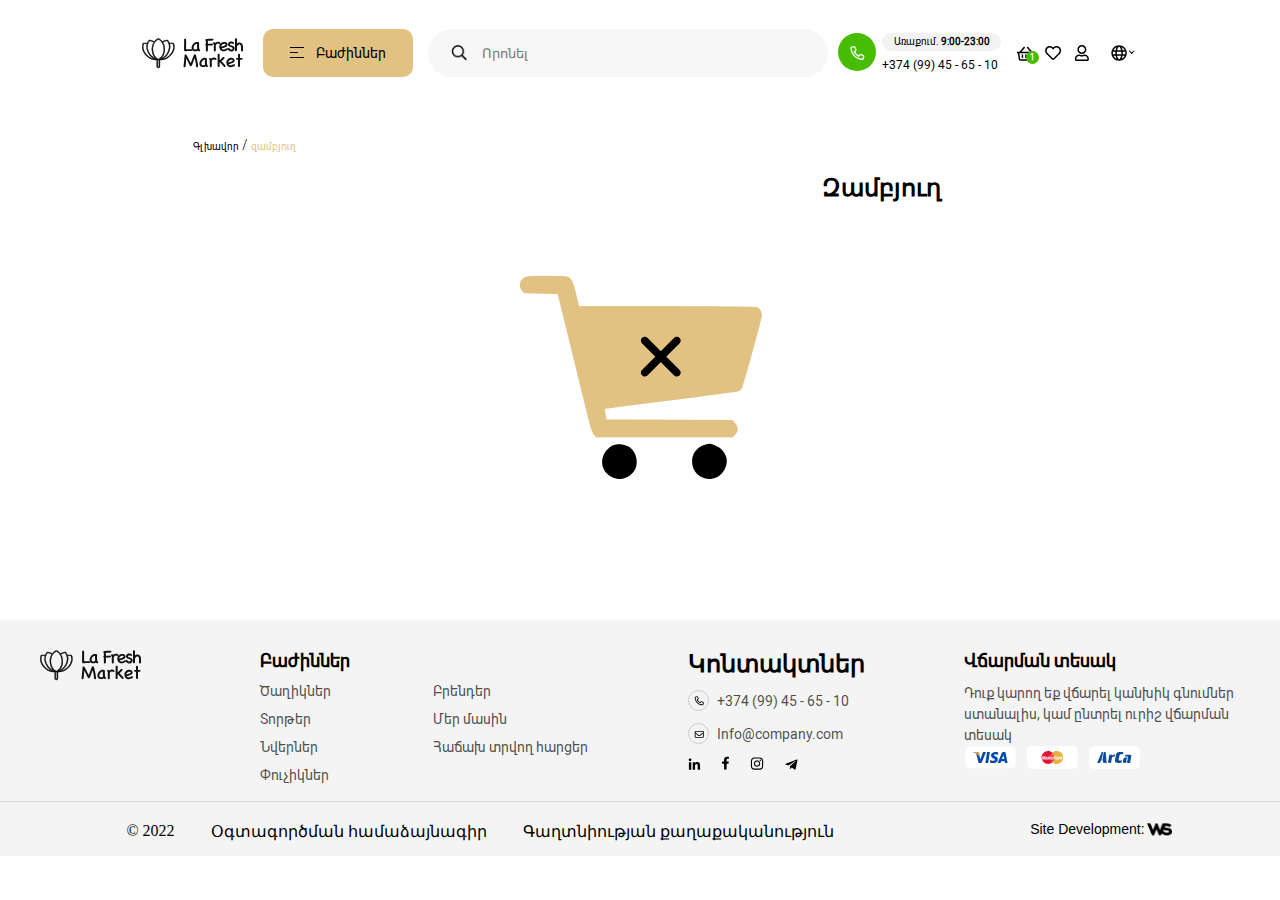
<file: shop/cart.html>
<!DOCTYPE html>
<html lang="en">
<head>
    <meta charset="UTF-8">
    <meta http-equiv="X-UA-Compatible" content="IE=edge">
    <meta name="viewport" content="width=device-width, initial-scale=1.0">
    <title>Cart</title>
    <link rel="stylesheet" href="./styles/homepage.css">
    <link rel="stylesheet" href="./styles/cart.css">
    <link rel="shortcut icon" href="./images/icons/favicon.ico" type="image/x-icon">

</head>
<body>
    <header>
        <a href="./homepage.html"class="logo">
            <svg width="101" height="31" viewBox="0 0 101 31" fill="none" xmlns="http://www.w3.org/2000/svg">
                <path d="M49.4524 11.24C49.7409 11.3362 49.9538 11.4735 50.0911 11.6521C50.2422 11.8169 50.3178 11.9955 50.3178 12.1878C50.3178 12.3801 50.2354 12.5586 50.0705 12.7234C49.9194 12.8883 49.6859 13.005 49.37 13.0737C48.8481 13.0874 48.3193 13.0943 47.7836 13.0943C47.2617 13.108 46.7397 13.1149 46.2178 13.1149C45.7508 13.1286 45.2357 13.1355 44.6726 13.1355C44.1094 13.1355 43.5875 13.1492 43.1067 13.1767C42.4887 13.108 42.1453 12.7921 42.0766 12.229C42.0766 11.3224 42.0766 10.4296 42.0766 9.55059C42.0903 8.67153 42.0972 7.77874 42.0972 6.87221C42.1109 5.96568 42.1178 5.06602 42.1178 4.17323C42.1178 3.28043 42.1178 2.38077 42.1178 1.47424C42.1865 1.19954 42.3101 0.993508 42.4887 0.856155C42.6672 0.705067 42.8732 0.629523 43.1067 0.629523C43.3402 0.629523 43.5463 0.6982 43.7248 0.835553C43.9171 0.95917 44.0613 1.15146 44.1575 1.41243C44.1575 2.26402 44.1506 3.10874 44.1369 3.94659C44.1369 4.78445 44.1369 5.61543 44.1369 6.43955C44.1232 7.2774 44.1163 8.09465 44.1163 8.89129C44.1163 9.67421 44.1163 10.4846 44.1163 11.3224C44.5421 11.295 44.961 11.2881 45.3731 11.3018C45.7989 11.3018 46.2247 11.295 46.6504 11.2812C47.1037 11.2812 47.5638 11.2812 48.0308 11.2812C48.4978 11.2675 48.9717 11.2538 49.4524 11.24Z" fill="#111111"/>
                <path d="M58.0334 12.0435C58.1159 12.2496 58.1296 12.4487 58.0747 12.641C58.0334 12.8196 57.9373 12.9638 57.7862 13.0737C57.6489 13.1973 57.4703 13.266 57.2505 13.2797C57.0308 13.3072 56.7973 13.2591 56.55 13.1355C56.4402 13.0256 56.3303 12.9157 56.2204 12.8058C56.1242 12.6822 56.0418 12.5655 55.9732 12.4556C55.4787 12.8265 55.0117 13.06 54.5722 13.1561C54.1464 13.266 53.6794 13.3209 53.1712 13.3209C52.8003 13.3209 52.4363 13.2797 52.0792 13.1973C51.7358 13.1286 51.3856 12.9775 51.0285 12.744C50.5065 12.3732 50.1357 11.9337 49.9159 11.4255C49.6961 10.9172 49.5862 10.3816 49.5862 9.81843C49.5862 9.24154 49.6687 8.699 49.8335 8.1908C50.012 7.66885 50.2524 7.18812 50.5546 6.74859C50.8568 6.29533 51.2001 5.88327 51.5847 5.51242C51.9831 5.14156 52.4088 4.81192 52.8621 4.52348C52.9583 4.46853 53.0887 4.40673 53.2536 4.33805C53.4321 4.26937 53.6313 4.20756 53.8511 4.15262C54.0708 4.08395 54.2974 4.03587 54.5309 4.0084C54.7644 3.9672 54.9911 3.94659 55.2108 3.94659C55.6366 3.94659 56.0144 4.00153 56.344 4.11142C56.6874 4.20756 56.9346 4.4548 57.0857 4.85312C57.0857 5.26518 57.0857 5.60856 57.0857 5.88327C57.0857 6.15797 57.0788 6.39147 57.0651 6.58377C57.0651 6.76233 57.0651 6.91341 57.0651 7.03703C57.0651 7.16065 57.0651 7.2774 57.0651 7.38728C57.0651 7.86802 57.0788 8.36935 57.1063 8.89129C57.1338 9.3995 57.1819 9.90084 57.2505 10.3953C57.278 10.5464 57.3398 10.725 57.436 10.931C57.5458 11.137 57.6557 11.3224 57.7656 11.4873H57.745C57.8412 11.6383 57.9167 11.762 57.9716 11.8581C58.0403 11.9543 58.0609 12.0161 58.0334 12.0435ZM55.2521 10.5807C55.1422 10.1 55.0735 9.60553 55.046 9.09732C55.0186 8.57538 55.0048 8.06031 55.0048 7.5521C55.0048 7.19499 55.0117 6.87221 55.0254 6.58377C55.0392 6.29533 55.046 6.01375 55.046 5.73905C54.8125 5.76652 54.5722 5.82833 54.3249 5.92447C54.0914 6.02062 53.9266 6.0893 53.8304 6.1305C53.4596 6.29533 53.1231 6.52883 52.8209 6.831C52.5325 7.13318 52.2921 7.46969 52.0998 7.84055C51.9075 8.2114 51.7633 8.60285 51.6671 9.01491C51.5847 9.41323 51.5779 9.80469 51.6465 10.1893C51.6877 10.4915 51.7908 10.7456 51.9556 10.9516C52.1341 11.1439 52.3402 11.295 52.5737 11.4049C52.8072 11.501 53.0544 11.5491 53.3154 11.5491C53.5901 11.5491 53.8511 11.5079 54.0983 11.4255C54.4005 11.2469 54.7851 10.9653 55.2521 10.5807Z" fill="#111111"/>
                <path d="M65.903 12.3732C65.8892 12.7303 65.7725 12.9913 65.5527 13.1561C65.3467 13.3209 65.1201 13.4033 64.8728 13.4033C64.6256 13.4033 64.4058 13.3209 64.2135 13.1561C64.0212 13.005 63.9045 12.7715 63.8633 12.4556V7.42849C63.7122 7.33234 63.5817 7.21559 63.4718 7.07824C63.3757 6.92715 63.3276 6.77606 63.3276 6.62497C63.3276 6.30906 63.5062 6.05496 63.8633 5.86267V5.22397C63.8633 5.10036 63.8633 4.97674 63.8633 4.85312C63.877 4.71577 63.8839 4.57842 63.8839 4.44106C63.8839 4.029 63.8633 3.64442 63.8221 3.2873C63.7809 2.91645 63.6779 2.61427 63.513 2.38077C63.4444 2.20221 63.41 2.04426 63.41 1.9069C63.41 1.50858 63.6504 1.22701 64.1311 1.06219C64.7355 0.966038 65.3055 0.911096 65.8412 0.897361C66.3768 0.869891 66.9125 0.849288 67.4482 0.835553C67.9152 0.821817 68.3822 0.814949 68.8492 0.814949C69.3299 0.801214 69.8175 0.760008 70.312 0.691332C70.7103 0.691332 71.0056 0.773744 71.1979 0.938567C71.404 1.10339 71.507 1.30942 71.507 1.55665C71.507 1.76268 71.4314 1.95498 71.2803 2.13354C71.1292 2.29836 70.8957 2.42198 70.5798 2.50439C70.0854 2.57307 69.5772 2.61427 69.0552 2.62801C68.5333 2.64174 68.0045 2.65548 67.4688 2.66921C67.1529 2.66921 66.8713 2.66921 66.6241 2.66921C66.3768 2.66921 66.0953 2.68295 65.7794 2.71042C65.848 2.98512 65.8892 3.2667 65.903 3.55514C65.9167 3.84358 65.9236 4.13889 65.9236 4.44106C65.9236 4.55095 65.9167 4.66083 65.903 4.77071C65.903 4.88059 65.903 4.99047 65.903 5.10036V5.80086C66.6035 5.80086 67.3108 5.78025 68.0251 5.73905C68.7393 5.69784 69.3711 5.59483 69.9205 5.43C70.3189 5.43 70.621 5.51241 70.8271 5.67724C71.0468 5.84206 71.1567 6.04809 71.1567 6.29533C71.1567 6.5975 71.0262 6.83787 70.7653 7.01643C70.5043 7.18125 70.1678 7.31174 69.7557 7.40788C69.3437 7.4903 68.8835 7.54524 68.3753 7.57271C67.8809 7.58644 67.4001 7.59331 66.9331 7.59331H65.903V12.3732Z" fill="#111111"/>
                <path d="M71.7495 5.96568C71.4886 5.81459 71.3031 5.67037 71.1932 5.53302C71.0971 5.38193 71.049 5.22397 71.049 5.05915C71.049 4.82565 71.1383 4.62649 71.3169 4.46167C71.5092 4.29684 71.7564 4.21443 72.0586 4.21443C72.2646 4.21443 72.4981 4.26937 72.7591 4.37925C73.0338 4.48914 73.2604 4.61962 73.439 4.77071C73.8648 4.42733 74.2905 4.15262 74.7163 3.94659C75.1559 3.74056 75.616 3.63755 76.0967 3.63755C76.2341 3.63755 76.4401 3.67189 76.7148 3.74056C77.0033 3.80924 77.278 3.91912 77.5389 4.07021C77.8136 4.20756 78.054 4.39299 78.26 4.62649C78.4661 4.84625 78.5691 5.10722 78.5691 5.4094C78.5691 5.65664 78.4729 5.86266 78.2806 6.02749C78.1021 6.17858 77.8823 6.25412 77.6214 6.25412C77.4291 6.25412 77.2711 6.21291 77.1475 6.1305C77.0239 6.04809 76.9003 5.95194 76.7766 5.84206C76.6805 5.74591 76.5637 5.65664 76.4264 5.57422C76.3028 5.47808 76.186 5.43 76.0761 5.43C75.925 5.43 75.7465 5.48494 75.5405 5.59483C75.3344 5.70471 75.1284 5.83519 74.9224 5.98628C74.7163 6.13737 74.5103 6.30906 74.3043 6.50136C74.112 6.67991 73.9472 6.83787 73.8098 6.97522V12.3732C73.7961 12.7166 73.6793 12.9707 73.4596 13.1355C73.2535 13.3003 73.0338 13.3827 72.8003 13.3827C72.553 13.3827 72.3333 13.3003 72.141 13.1355C71.9487 12.9844 71.8319 12.7509 71.7907 12.435V5.98628L71.7495 5.96568Z" fill="#111111"/>
                <path d="M84.4452 10.4777C84.665 10.3953 84.8642 10.361 85.0427 10.3747C85.235 10.3884 85.393 10.4365 85.5166 10.5189C85.654 10.6013 85.757 10.7112 85.8256 10.8486C85.9081 10.9722 85.9493 11.1095 85.9493 11.2606C85.9493 11.4117 85.9012 11.5628 85.805 11.7139C85.7089 11.8512 85.5578 11.9817 85.3518 12.1053C84.7749 12.4487 84.1499 12.744 83.4769 12.9913C82.8176 13.2248 82.1515 13.3415 81.4784 13.3415C81.0801 13.3415 80.6749 13.2797 80.2629 13.1561C79.8508 13.0462 79.4662 12.8677 79.1091 12.6204C78.5322 12.1946 78.0789 11.6383 77.7493 10.9516C77.4334 10.2511 77.2754 9.53685 77.2754 8.80888C77.2754 8.09465 77.4128 7.40788 77.6875 6.74859C77.9759 6.0893 78.4292 5.55362 79.0473 5.14156C79.5418 4.79818 80.0774 4.52348 80.6543 4.31745C81.2312 4.11142 81.8287 4.0084 82.4468 4.0084C82.7764 4.0084 83.0992 4.04274 83.4151 4.11142C83.7173 4.18009 83.9989 4.30371 84.2598 4.48227C84.5208 4.64709 84.7474 4.85312 84.9397 5.10036C85.132 5.33386 85.2831 5.59483 85.393 5.88327C85.5029 6.17171 85.5578 6.46015 85.5578 6.74859C85.5578 6.94088 85.5372 7.12631 85.496 7.30487C85.4548 7.48343 85.3793 7.65512 85.2694 7.81994C85.0633 8.14959 84.7818 8.43803 84.4246 8.68526C84.0675 8.91876 83.6761 9.12479 83.2503 9.30335C82.8245 9.48191 82.385 9.633 81.9317 9.75662C81.4784 9.88023 81.0526 9.99012 80.6543 10.0863C80.2285 10.1961 79.9538 10.2648 79.8302 10.2923C79.7203 10.3198 79.6516 10.3335 79.6242 10.3335C79.8165 10.7318 80.0912 11.0477 80.4483 11.2812C80.8054 11.5147 81.2449 11.6109 81.7669 11.5697C82.2064 11.5422 82.6597 11.4186 83.1267 11.1988C83.6074 10.9653 84.0469 10.725 84.4452 10.4777ZM80.6543 6.33653C80.201 6.57003 79.8645 6.88594 79.6448 7.28427C79.425 7.66885 79.3014 8.10151 79.2739 8.58225C79.2739 8.58225 79.2808 8.58225 79.2945 8.58225C79.322 8.56851 79.3838 8.54791 79.4799 8.52044C79.5898 8.49297 79.7478 8.45176 79.9538 8.39682C80.1598 8.32815 80.4552 8.23887 80.8397 8.12899C80.9771 8.08778 81.1831 8.03284 81.4578 7.96416C81.7325 7.88175 82.0072 7.79247 82.2819 7.69632C82.5704 7.58644 82.8314 7.46282 83.0649 7.32547C83.3121 7.18812 83.4769 7.03703 83.5593 6.87221C83.5868 6.47388 83.4975 6.19918 83.2915 6.04809C83.0855 5.897 82.8382 5.82146 82.5498 5.82146C82.2339 5.82146 81.8974 5.88327 81.5402 6.00689C81.1831 6.11677 80.8878 6.22665 80.6543 6.33653Z" fill="#111111"/>
                <path d="M85.7468 11.4873C85.5545 11.0889 85.5476 10.7593 85.7262 10.4983C85.9185 10.2236 86.1932 10.0863 86.5503 10.0863C86.7838 10.0863 87.0379 10.1755 87.3126 10.3541C87.6011 10.7387 87.9444 11.0615 88.3428 11.3224C88.7411 11.5834 89.16 11.6727 89.5995 11.5903C89.8056 11.5491 89.9841 11.4735 90.1352 11.3636C90.3 11.24 90.4168 11.1027 90.4855 10.9516C90.5679 10.8005 90.6091 10.6357 90.6091 10.4571C90.6091 10.2786 90.561 10.1137 90.4649 9.96265C90.3413 9.77035 90.2039 9.61926 90.0528 9.50938C89.9155 9.3995 89.7644 9.31709 89.5995 9.26215C89.4485 9.20721 89.2974 9.166 89.1463 9.13853C89.0089 9.11106 88.8784 9.07672 88.7548 9.03551C88.5488 8.98057 88.3428 8.92563 88.1367 8.87069C87.9307 8.80201 87.7316 8.7196 87.5393 8.62346C87.347 8.52731 87.1615 8.41056 86.983 8.27321C86.8044 8.12212 86.6327 7.93669 86.4679 7.71693C86.3168 7.5109 86.2001 7.29113 86.1177 7.05763C86.0352 6.8104 85.994 6.58377 85.994 6.37774C85.994 6.0893 86.049 5.79399 86.1589 5.49181C86.2687 5.18964 86.413 4.91493 86.5915 4.6677C86.7838 4.40673 87.0036 4.18696 87.2508 4.0084C87.5118 3.81611 87.7865 3.68562 88.0749 3.61695C88.6518 3.46586 89.2493 3.44526 89.8674 3.55514C90.4992 3.66502 91.0624 3.85731 91.5568 4.13202C91.7491 4.26937 91.8933 4.41359 91.9895 4.56468C92.0856 4.71577 92.1337 4.85999 92.1337 4.99734C92.1337 5.16217 92.0856 5.31325 91.9895 5.45061C91.9071 5.57422 91.7903 5.67724 91.6392 5.75965C91.5019 5.84206 91.3371 5.88327 91.1448 5.88327C90.9662 5.88327 90.7739 5.82833 90.5679 5.71844C90.4031 5.63603 90.1696 5.56049 89.8674 5.49181C89.5789 5.4094 89.2905 5.38193 89.0021 5.4094C88.7136 5.42314 88.4733 5.51241 88.281 5.67724C88.0887 5.84206 88.0131 6.11677 88.0543 6.50136C88.1367 6.65244 88.2329 6.78293 88.3428 6.89281C88.4664 6.98896 88.5969 7.07137 88.7342 7.14005C88.8853 7.20872 89.0433 7.27053 89.2081 7.32547C89.3729 7.36668 89.5309 7.40788 89.682 7.44909C90.1078 7.57271 90.4992 7.71693 90.8563 7.88175C91.2134 8.03284 91.5225 8.22513 91.7835 8.45863C92.0444 8.69213 92.2436 8.97371 92.3809 9.30335C92.532 9.633 92.6076 10.0313 92.6076 10.4983C92.6076 10.8692 92.5252 11.2332 92.3603 11.5903C92.1955 11.9337 91.9758 12.2427 91.701 12.5174C91.4401 12.7921 91.1379 13.0119 90.7945 13.1767C90.4511 13.3415 90.1078 13.4239 89.7644 13.4239C88.9952 13.4239 88.2466 13.2522 87.5187 12.9089C86.7907 12.5655 86.2069 12.0916 85.7674 11.4873H85.7468Z" fill="#111111"/>
                <path d="M95.0047 12.3114C94.9773 12.641 94.8674 12.8883 94.6751 13.0531C94.4828 13.2179 94.2562 13.3003 93.9952 13.3003C93.7617 13.3003 93.5419 13.2248 93.3359 13.0737C93.1299 12.9226 93.0063 12.696 92.9651 12.3938V1.08279C93.0337 0.808082 93.1574 0.602053 93.3359 0.4647C93.5145 0.313611 93.7205 0.238068 93.954 0.238068C94.1875 0.238068 94.3935 0.306744 94.5721 0.444097C94.7644 0.567715 94.9086 0.760009 95.0047 1.02098V5.45061C95.6778 4.98361 96.2821 4.68143 96.8178 4.54408C97.3672 4.40672 97.9304 4.4342 98.5072 4.62649C98.933 4.75011 99.297 4.95614 99.5992 5.24458C99.9014 5.51928 100.149 5.84206 100.341 6.21291C100.547 6.57003 100.698 6.95462 100.794 7.36668C100.904 7.77874 100.966 8.17706 100.98 8.56165C100.98 9.20721 100.98 9.73601 100.98 10.1481C100.98 10.5601 100.98 10.9104 100.98 11.1988C100.98 11.4735 100.98 11.7002 100.98 11.8787C100.993 12.0573 101 12.229 101 12.3938C100.973 12.7234 100.863 12.9707 100.671 13.1355C100.492 13.3003 100.272 13.3827 100.011 13.3827C99.7778 13.3827 99.558 13.3072 99.352 13.1561C99.1459 13.005 99.0223 12.7715 98.9811 12.4556C98.9811 11.81 98.9811 11.1782 98.9811 10.5601C98.9811 9.92831 98.9742 9.28275 98.9605 8.62346C98.933 8.18393 98.8369 7.75813 98.6721 7.34607C98.521 6.93402 98.2669 6.61124 97.9098 6.37774C97.6351 6.3228 97.3741 6.33653 97.1268 6.41894C96.8933 6.50136 96.6599 6.63871 96.4264 6.831C96.1929 7.00956 95.9593 7.23619 95.7258 7.5109C95.4923 7.7856 95.252 8.07404 95.0047 8.37622V12.3114Z" fill="#111111"/>
                <path d="M56.1072 28.1162C56.0934 28.4733 55.9767 28.7343 55.7569 28.8991C55.5509 29.064 55.3243 29.1464 55.077 29.1464C54.8435 29.1464 54.6238 29.064 54.4177 28.8991C54.2117 28.7481 54.095 28.5077 54.0675 28.178C53.9988 27.5874 53.9164 26.9556 53.8203 26.2826C53.7378 25.6095 53.6417 24.9297 53.5318 24.2429C53.4219 23.5424 53.2915 22.8556 53.1404 22.1826C53.003 21.4958 52.8519 20.8503 52.6871 20.2459C52.4673 20.7679 52.2544 21.3035 52.0484 21.8529C51.8561 22.3886 51.6501 22.9449 51.4303 23.5218C51.1556 24.2635 50.8809 25.0052 50.6062 25.7469C50.3315 26.4886 50.0499 27.196 49.7615 27.869C49.5143 28.1437 49.2189 28.2811 48.8756 28.2811C48.6146 28.2811 48.333 28.1506 48.0308 27.8896L44.3017 20.5756C44.2468 21.1662 44.1918 21.7705 44.1369 22.3886C44.0819 22.993 44.027 23.6111 43.9721 24.2429L43.5806 28.4253C43.4707 28.7 43.3196 28.8991 43.1273 29.0228C42.9488 29.1601 42.7634 29.2288 42.5711 29.2288C42.3238 29.2288 42.0972 29.1464 41.8912 28.9816C41.6989 28.8167 41.589 28.5764 41.5615 28.2605L42.6123 17.2173C42.6535 16.9563 42.7702 16.7572 42.9625 16.6198C43.1548 16.4687 43.3746 16.3932 43.6218 16.3932C43.9789 16.3932 44.2742 16.558 44.5077 16.8876C44.8923 17.5607 45.27 18.268 45.6409 19.0097C46.0118 19.7377 46.3895 20.4794 46.7741 21.2349C47.1312 21.9491 47.4608 22.6153 47.763 23.2333C48.0789 23.8377 48.4154 24.4626 48.7725 25.1082C48.9786 24.5863 49.1846 24.0506 49.3906 23.5012C49.5967 22.9518 49.8096 22.3886 50.0293 21.8117C50.3452 20.9602 50.6611 20.1154 50.9771 19.2776C51.3067 18.4397 51.6364 17.6362 51.966 16.867C52.1858 16.4962 52.5017 16.3108 52.9137 16.3108C53.1198 16.3108 53.3121 16.3794 53.4906 16.5168C53.6829 16.6404 53.8203 16.8327 53.9027 17.0937C54.1499 17.9315 54.3834 18.8106 54.6032 19.7308C54.8367 20.6511 55.0496 21.5851 55.2419 22.5328C55.4479 23.4806 55.6196 24.4283 55.7569 25.376C55.908 26.3238 56.0248 27.2372 56.1072 28.1162Z" fill="#111111"/>
                <path d="M65.8435 27.8484C65.9259 28.0544 65.9396 28.2536 65.8847 28.4459C65.8435 28.6244 65.7473 28.7687 65.5963 28.8785C65.4589 29.0022 65.2803 29.0708 65.0606 29.0846C64.8408 29.112 64.6073 29.064 64.3601 28.9404C64.2502 28.8305 64.1403 28.7206 64.0304 28.6107C63.9343 28.4871 63.8519 28.3703 63.7832 28.2605C63.2887 28.6313 62.8217 28.8648 62.3822 28.961C61.9564 29.0708 61.4894 29.1258 60.9812 29.1258C60.6104 29.1258 60.2464 29.0846 59.8892 29.0022C59.5459 28.9335 59.1956 28.7824 58.8385 28.5489C58.3166 28.178 57.9457 27.7385 57.7259 27.2303C57.5062 26.7221 57.3963 26.1864 57.3963 25.6233C57.3963 25.0464 57.4787 24.5039 57.6435 23.9956C57.8221 23.4737 58.0625 22.993 58.3646 22.5534C58.6668 22.1002 59.0102 21.6881 59.3948 21.3173C59.7931 20.9464 60.2189 20.6168 60.6722 20.3283C60.7683 20.2734 60.8988 20.2116 61.0636 20.1429C61.2422 20.0742 61.4413 20.0124 61.6611 19.9575C61.8809 19.8888 62.1075 19.8407 62.341 19.8133C62.5745 19.7721 62.8011 19.7515 63.0209 19.7515C63.4467 19.7515 63.8244 19.8064 64.1541 19.9163C64.4974 20.0124 64.7447 20.2597 64.8958 20.658C64.8958 21.07 64.8958 21.4134 64.8958 21.6881C64.8958 21.9628 64.8889 22.1963 64.8752 22.3886C64.8752 22.5672 64.8752 22.7183 64.8752 22.8419C64.8752 22.9655 64.8752 23.0823 64.8752 23.1921C64.8752 23.6729 64.8889 24.1742 64.9164 24.6961C64.9438 25.2044 64.9919 25.7057 65.0606 26.2002C65.0881 26.3513 65.1499 26.5298 65.246 26.7358C65.3559 26.9419 65.4658 27.1273 65.5757 27.2921H65.5551C65.6512 27.4432 65.7267 27.5668 65.7817 27.663C65.8504 27.7591 65.871 27.8209 65.8435 27.8484ZM63.0621 26.3856C62.9522 25.9049 62.8835 25.4104 62.8561 24.9022C62.8286 24.3802 62.8149 23.8652 62.8149 23.357C62.8149 22.9998 62.8217 22.6771 62.8355 22.3886C62.8492 22.1002 62.8561 21.8186 62.8561 21.5439C62.6226 21.5714 62.3822 21.6332 62.135 21.7293C61.9015 21.8255 61.7366 21.8942 61.6405 21.9354C61.2696 22.1002 60.9331 22.3337 60.631 22.6359C60.3425 22.938 60.1021 23.2745 59.9099 23.6454C59.7176 24.0163 59.5733 24.4077 59.4772 24.8198C59.3948 25.2181 59.3879 25.6095 59.4566 25.9941C59.4978 26.2963 59.6008 26.5504 59.7656 26.7564C59.9442 26.9487 60.1502 27.0998 60.3837 27.2097C60.6172 27.3059 60.8645 27.3539 61.1254 27.3539C61.4001 27.3539 61.6611 27.3127 61.9083 27.2303C62.2105 27.0517 62.5951 26.7702 63.0621 26.3856Z" fill="#111111"/>
                <path d="M67.7378 21.7705C67.4768 21.6194 67.2914 21.4752 67.1815 21.3379C67.0854 21.1868 67.0373 21.0288 67.0373 20.864C67.0373 20.6305 67.1266 20.4313 67.3051 20.2665C67.4974 20.1017 67.7447 20.0193 68.0468 20.0193C68.2529 20.0193 68.4864 20.0742 68.7473 20.1841C69.022 20.294 69.2487 20.4245 69.4272 20.5756C69.853 20.2322 70.2788 19.9575 70.7046 19.7515C71.1441 19.5454 71.6043 19.4424 72.085 19.4424C72.2224 19.4424 72.4284 19.4767 72.7031 19.5454C72.9915 19.6141 73.2662 19.724 73.5272 19.8751C73.8019 20.0124 74.0423 20.1978 74.2483 20.4313C74.4543 20.6511 74.5574 20.9121 74.5574 21.2143C74.5574 21.4615 74.4612 21.6675 74.2689 21.8323C74.0904 21.9834 73.8706 22.059 73.6096 22.059C73.4173 22.059 73.2594 22.0178 73.1358 21.9354C73.0121 21.8529 72.8885 21.7568 72.7649 21.6469C72.6688 21.5508 72.552 21.4615 72.4147 21.3791C72.291 21.2829 72.1743 21.2349 72.0644 21.2349C71.9133 21.2349 71.7348 21.2898 71.5287 21.3997C71.3227 21.5096 71.1167 21.6401 70.9106 21.7911C70.7046 21.9422 70.4986 22.1139 70.2926 22.3062C70.1003 22.4848 69.9354 22.6427 69.7981 22.7801V28.178C69.7844 28.5214 69.6676 28.7755 69.4478 28.9404C69.2418 29.1052 69.022 29.1876 68.7885 29.1876C68.5413 29.1876 68.3215 29.1052 68.1293 28.9404C67.937 28.7893 67.8202 28.5558 67.779 28.2399V21.7911L67.7378 21.7705Z" fill="#111111"/>
                <path d="M77.6441 28.0132C77.6304 28.3429 77.5274 28.5901 77.3351 28.7549C77.1428 28.9197 76.9161 29.0022 76.6552 29.0022C76.4217 29.0022 76.2019 28.9266 75.9959 28.7755C75.7899 28.6244 75.6662 28.3978 75.625 28.0956V16.5168C75.6937 16.2283 75.8173 16.0155 75.9959 15.8781C76.1744 15.727 76.3805 15.6515 76.614 15.6515C76.8475 15.6515 77.0535 15.7201 77.2321 15.8575C77.4244 15.9811 77.5617 16.1803 77.6441 16.455V22.1826C77.9326 22.004 78.1935 21.8186 78.427 21.6263C78.6743 21.4203 78.9146 21.2005 79.1481 20.967C79.3954 20.7198 79.6426 20.4519 79.8898 20.1635C80.1508 19.8751 80.4392 19.5592 80.7552 19.2158C80.9062 19.0922 81.0505 19.0097 81.1878 18.9685C81.3389 18.9136 81.4831 18.8861 81.6205 18.8861C81.8952 18.8861 82.1218 18.9685 82.3004 19.1334C82.4789 19.2982 82.5682 19.4973 82.5682 19.7308C82.5682 19.9506 82.4721 20.191 82.2798 20.4519C81.799 21.0151 81.3458 21.5096 80.92 21.9354C80.4942 22.3612 80.0341 22.7595 79.5396 23.1303L83.3099 27.3333C83.5297 27.6767 83.6396 27.9377 83.6396 28.1162C83.6396 28.3497 83.5503 28.5558 83.3717 28.7343C83.2069 28.8991 82.9871 28.9816 82.7124 28.9816C82.5613 28.9816 82.4103 28.9541 82.2592 28.8991C82.1218 28.8442 81.9845 28.7481 81.8471 28.6107L80.3637 26.9625C79.9516 26.4817 79.5465 26.0216 79.1481 25.5821C78.7635 25.1425 78.3377 24.6755 77.8707 24.1811C77.8295 24.2085 77.7952 24.2292 77.7677 24.2429C77.7403 24.2429 77.6991 24.2566 77.6441 24.2841V28.0132Z" fill="#111111"/>
                <path d="M91.5211 26.2826C91.7409 26.2002 91.9401 26.1658 92.1186 26.1796C92.3109 26.1933 92.4689 26.2414 92.5925 26.3238C92.7298 26.4062 92.8328 26.5161 92.9015 26.6534C92.9839 26.777 93.0251 26.9144 93.0251 27.0655C93.0251 27.2166 92.9771 27.3677 92.8809 27.5188C92.7848 27.6561 92.6337 27.7866 92.4277 27.9102C91.8508 28.2536 91.2258 28.5489 90.5528 28.7961C89.8935 29.0296 89.2273 29.1464 88.5543 29.1464C88.156 29.1464 87.7508 29.0846 87.3387 28.961C86.9267 28.8511 86.5421 28.6725 86.185 28.4253C85.6081 27.9995 85.1548 27.4432 84.8252 26.7564C84.5093 26.0559 84.3513 25.3417 84.3513 24.6137C84.3513 23.8995 84.4887 23.2127 84.7634 22.5534C85.0518 21.8942 85.5051 21.3585 86.1232 20.9464C86.6176 20.603 87.1533 20.3283 87.7302 20.1223C88.3071 19.9163 88.9046 19.8133 89.5226 19.8133C89.8523 19.8133 90.1751 19.8476 90.491 19.9163C90.7932 19.985 91.0747 20.1086 91.3357 20.2871C91.5967 20.4519 91.8233 20.658 92.0156 20.9052C92.2079 21.1387 92.359 21.3997 92.4689 21.6881C92.5787 21.9766 92.6337 22.265 92.6337 22.5534C92.6337 22.7457 92.6131 22.9312 92.5719 23.1097C92.5307 23.2883 92.4551 23.46 92.3452 23.6248C92.1392 23.9544 91.8576 24.2429 91.5005 24.4901C91.1434 24.7236 90.752 24.9296 90.3262 25.1082C89.9004 25.2868 89.4608 25.4379 89.0076 25.5615C88.5543 25.6851 88.1285 25.795 87.7302 25.8911C87.3044 26.001 87.0297 26.0697 86.9061 26.0971C86.7962 26.1246 86.7275 26.1384 86.7 26.1384C86.8923 26.5367 87.167 26.8526 87.5242 27.0861C87.8813 27.3196 88.3208 27.4157 88.8427 27.3745C89.2823 27.3471 89.7355 27.2234 90.2025 27.0037C90.6833 26.7702 91.1228 26.5298 91.5211 26.2826ZM87.7302 22.1414C87.2769 22.3749 86.9404 22.6908 86.7206 23.0891C86.5009 23.4737 86.3773 23.9064 86.3498 24.3871C86.3498 24.3871 86.3567 24.3871 86.3704 24.3871C86.3979 24.3734 86.4597 24.3528 86.5558 24.3253C86.6657 24.2978 86.8237 24.2566 87.0297 24.2017C87.2357 24.133 87.531 24.0437 87.9156 23.9338C88.053 23.8926 88.259 23.8377 88.5337 23.769C88.8084 23.6866 89.0831 23.5973 89.3578 23.5012C89.6463 23.3913 89.9072 23.2677 90.1407 23.1303C90.388 22.993 90.5528 22.8419 90.6352 22.6771C90.6627 22.2787 90.5734 22.004 90.3674 21.8529C90.1613 21.7019 89.9141 21.6263 89.6257 21.6263C89.3097 21.6263 88.9732 21.6881 88.6161 21.8117C88.259 21.9216 87.9637 22.0315 87.7302 22.1414Z" fill="#111111"/>
                <path d="M94.9534 21.6881C94.61 21.6332 94.3491 21.5233 94.1705 21.3585C94.0057 21.1937 93.9233 21.0014 93.9233 20.7816C93.9233 20.5618 94.0125 20.3558 94.1911 20.1635C94.3834 19.9712 94.665 19.8751 95.0358 19.8751H95.9836V16.7228C96.0522 16.4344 96.1758 16.2215 96.3544 16.0841C96.5467 15.933 96.7596 15.8575 96.9931 15.8575C97.2129 15.8575 97.4189 15.9262 97.6112 16.0635C97.8035 16.1871 97.934 16.3863 98.0026 16.661V19.8751H99.8157C100.118 19.9575 100.338 20.0811 100.475 20.2459C100.626 20.4107 100.702 20.5893 100.702 20.7816C100.702 21.2211 100.386 21.5233 99.7539 21.6881H98.0026V25.4791C98.0026 25.9049 98.0026 26.3306 98.0026 26.7564C98.0164 27.1822 98.0232 27.608 98.0232 28.0338C98.0232 28.3772 97.9134 28.6313 97.6936 28.7961C97.4738 28.961 97.2472 29.0434 97.0137 29.0434C96.7802 29.0434 96.5604 28.9678 96.3544 28.8167C96.1621 28.6656 96.0454 28.4321 96.0042 28.1162C96.0042 27.5943 95.9973 27.0586 95.9836 26.5092C95.9836 25.9461 95.9836 25.3898 95.9836 24.8404V21.6881H94.9534Z" fill="#111111"/>
                <path d="M3.96725 17.4039C7.74929 21.3903 11.784 22.0927 14.1567 22.0927C14.3635 22.0927 14.5543 22.0868 14.7347 22.0774V28.4991C14.7347 28.891 14.905 29.2669 15.2081 29.544C15.5112 29.8211 15.9223 29.9768 16.351 29.9768C16.7797 29.9768 17.1908 29.8211 17.4939 29.544C17.797 29.2669 17.9673 28.891 17.9673 28.4991V22.0759C18.1488 22.0848 18.3444 22.0912 18.5507 22.0912C20.9142 22.0912 24.9462 21.3908 28.7331 17.4044C30.6662 15.4776 31.9376 13.0742 32.3896 10.4926C32.6501 8.93625 32.512 7.34588 31.9861 5.84663C31.9042 5.64011 31.7656 5.45626 31.5838 5.31267C31.4019 5.16908 31.1828 5.07055 30.9474 5.0265C29.7992 4.84214 28.6259 4.83033 27.4735 4.99153C27.1097 4.05583 26.5936 3.1757 25.9424 2.38089C25.7894 2.20871 25.5909 2.07499 25.3658 1.99234C25.1406 1.9097 24.8961 1.88085 24.6553 1.90851C23.1117 2.12289 21.6321 2.62286 20.3071 3.37786C19.4371 2.25281 18.3225 1.30403 17.0331 0.59088C16.8252 0.480775 16.5893 0.422791 16.3491 0.422791C16.1089 0.422791 15.873 0.480775 15.6652 0.59088C14.3764 1.30391 13.2627 2.25275 12.3939 3.37786C11.0648 2.61993 9.57938 2.12027 8.02998 1.90999C7.79012 1.88414 7.54702 1.91483 7.32381 1.99915C7.1006 2.08348 6.9047 2.21862 6.75475 2.39173C6.10178 3.18271 5.58255 4.05893 5.21446 4.99103C4.06046 4.83106 2.88565 4.8442 1.73628 5.02995C1.50234 5.07668 1.2854 5.17748 1.1062 5.32269C0.926993 5.46791 0.791498 5.65271 0.712653 5.85944C0.190548 7.35399 0.0539099 8.93874 0.313438 10.4896C0.764374 13.0718 2.03489 15.4761 3.96725 17.4039ZM16.351 28.9917C16.2081 28.9917 16.0711 28.9398 15.97 28.8474C15.869 28.755 15.8122 28.6297 15.8122 28.4991V22.0769C16.1709 22.1019 16.5313 22.1007 16.8898 22.0735V28.4991C16.8898 28.6297 16.833 28.755 16.732 28.8474C16.6309 28.9398 16.4939 28.9917 16.351 28.9917ZM30.7319 5.99145C30.7841 6.00014 30.8331 6.02078 30.8743 6.05144C30.9155 6.0821 30.9475 6.12179 30.9673 6.16681C31.438 7.51858 31.5597 8.95168 31.3229 10.3537C30.8987 12.7465 29.716 14.9729 27.9212 16.7571C25.416 19.3929 22.8252 20.4746 20.7628 20.8819C22.8607 19.8185 25.2404 17.8728 26.8895 14.2923C28.1082 11.6585 28.6324 8.73557 27.8054 5.94121C28.778 5.82065 29.765 5.8376 30.7319 5.99145ZM24.7835 2.88528C24.8395 2.87784 24.8967 2.88291 24.9501 2.90007C25.0035 2.91722 25.0515 2.94595 25.0901 2.9838C25.7275 3.76143 26.2211 4.62937 26.5512 5.55306C26.5537 5.64883 26.5864 5.74189 26.6455 5.82102C27.5613 8.4883 27.0937 11.3236 25.8966 13.9091C24.011 18.0078 21.12 19.7953 18.9704 20.5751C20.7763 18.99 22.8537 16.1178 22.8537 11.2654C22.9189 8.79186 22.242 6.34919 20.8964 4.20243C22.0819 3.52848 23.404 3.08047 24.7835 2.88528ZM16.2039 1.44599C16.2475 1.42145 16.2977 1.40846 16.3488 1.40846C16.4 1.40846 16.4502 1.42145 16.4938 1.44599C17.7997 2.16939 18.9058 3.1581 19.7263 4.33542H19.729C19.7418 4.34802 19.7553 4.36003 19.7694 4.37138L19.7586 4.37975C21.1525 6.44492 21.8539 8.83826 21.7762 11.264C21.7762 17.4975 18.138 20.1761 16.553 21.0499C16.5155 21.0764 16.473 21.0962 16.4275 21.1085C16.3537 21.1215 16.2773 21.1132 16.2088 21.0849C14.9696 20.4194 10.9258 17.7447 10.9258 11.264C10.9258 6.32 13.3625 2.96114 16.2039 1.44599ZM7.59898 3.00005C7.63408 2.95841 7.68051 2.9259 7.73363 2.90577C7.78676 2.88563 7.84472 2.87857 7.90176 2.88528C9.2875 3.0763 10.616 3.52382 11.8061 4.20045C10.4602 6.34732 9.78313 8.79017 9.84827 11.264C9.84827 16.1158 11.9833 19.0121 13.7515 20.58C11.6639 19.8195 8.71096 18.0447 6.80486 13.9091C4.71935 9.404 5.51401 5.49592 7.59898 3.00005ZM1.72982 6.17961C1.74679 6.13438 1.7759 6.09377 1.81449 6.0615C1.85309 6.02923 1.89992 6.00633 1.9507 5.9949C2.92196 5.83969 3.91356 5.82208 4.89067 5.94269C4.82279 6.18454 4.76137 6.42344 4.71235 6.66086C4.23875 9.24801 4.62166 11.9055 5.81194 14.2923C7.47183 17.8925 9.88975 19.8352 11.9629 20.8878C9.89191 20.4834 7.29081 19.4032 4.78077 16.7581C2.98511 14.9727 1.80214 12.7446 1.37855 10.3502C1.14267 8.95385 1.26289 7.52652 1.72982 6.17961Z" fill="#111111"/>
                <path fill-rule="evenodd" clip-rule="evenodd" d="M15.5779 0.42765C15.8129 0.303121 16.0786 0.238068 16.3483 0.238068C16.618 0.238068 16.8837 0.303121 17.1187 0.42765L17.1216 0.429206C18.3842 1.12747 19.4829 2.04864 20.3538 3.1394C21.6638 2.41603 23.1165 1.93562 24.6291 1.72555L24.6334 1.72495C24.9025 1.69402 25.176 1.72624 25.4286 1.81893C25.6811 1.91163 25.9055 2.06226 26.0796 2.25818L26.0846 2.26373C26.7164 3.03489 27.2237 3.88552 27.5911 4.78935C28.7153 4.64612 29.8573 4.66451 30.9759 4.84411L30.9806 4.84487C31.2443 4.89423 31.4913 5.00493 31.6974 5.16769C31.9036 5.33052 32.0625 5.54045 32.157 5.7785L32.1597 5.78544C32.6958 7.31387 32.8366 8.93579 32.571 10.5231L32.5708 10.5244C32.112 13.1444 30.8223 15.5813 28.8645 17.5334C25.0356 21.5629 20.9515 22.2759 18.5499 22.2759C18.4117 22.2759 18.2784 22.2731 18.1511 22.2686V28.4991C18.1511 28.9456 17.957 29.3701 17.6177 29.6803C17.2789 29.99 16.8227 30.1615 16.3502 30.1615C15.8776 30.1615 15.4214 29.99 15.0827 29.6803C14.7434 29.3701 14.5492 28.9456 14.5492 28.4991V22.2704C14.4241 22.2748 14.2935 22.2774 14.1558 22.2774C11.7451 22.2774 7.65821 21.5624 3.83417 17.5328C1.87704 15.5796 0.588279 13.1419 0.130648 10.5214L0.130423 10.5201C-0.134268 8.93837 0.00516654 7.32218 0.537444 5.79851L0.539167 5.79358C0.63011 5.55513 0.785711 5.34397 0.989077 5.17918C1.19235 5.01445 1.43701 4.9012 1.69927 4.8488L1.70596 4.84747C2.82603 4.66646 3.96983 4.64694 5.09595 4.78912C5.46741 3.88863 5.97782 3.04171 6.61148 2.27413L6.61427 2.27075C6.78515 2.07346 7.00703 1.92104 7.2577 1.82635C7.50834 1.73167 7.78061 1.69741 8.04895 1.72633L8.054 1.72688C9.57255 1.93297 11.0312 2.41313 12.3454 3.1393C13.2152 2.04852 14.3131 1.12738 15.5749 0.429245L15.5779 0.42765ZM15.7523 0.753335C14.4854 1.45452 13.3917 2.38674 12.5392 3.49074L12.4411 3.61788L12.3015 3.53831C10.9943 2.7928 9.53243 2.30075 8.0069 2.09337C7.79633 2.07106 7.58329 2.09826 7.38826 2.17194C7.1932 2.24563 7.02376 2.36289 6.89493 2.51106C6.25467 3.287 5.74597 4.1459 5.38544 5.05887L5.3321 5.19393L5.18827 5.17399C4.05363 5.0167 2.8985 5.02945 1.76839 5.21173C1.56402 5.25309 1.37598 5.34115 1.22166 5.4662C1.06731 5.59128 0.952193 5.74883 0.885311 5.92291C0.374189 7.38738 0.240613 8.93956 0.494684 10.4585C0.938886 13.0013 2.19046 15.3712 4.09688 17.2731L4.10048 17.2767C7.84001 21.2183 11.8216 21.908 14.1558 21.908C14.3591 21.908 14.5466 21.9021 14.7244 21.8929L14.9186 21.8829V28.4991C14.9186 28.8364 15.065 29.1636 15.3319 29.4077C15.5994 29.6522 15.9654 29.7921 16.3502 29.7921C16.7349 29.7921 17.1009 29.6522 17.3684 29.4077C17.6353 29.1636 17.7817 28.8364 17.7817 28.4991V21.882L17.9754 21.8914C18.1549 21.9002 18.3473 21.9065 18.5499 21.9065C20.8749 21.9065 24.854 21.2188 28.5984 17.2771L28.6019 17.2735C30.5089 15.3727 31.7614 13.0038 32.2067 10.4616C32.4617 8.93762 32.3268 7.38027 31.8123 5.91143C31.7427 5.73775 31.625 5.5812 31.4685 5.45764C31.3115 5.33367 31.121 5.24743 30.9149 5.20848C29.7857 5.02742 28.6316 5.01592 27.4983 5.17445L27.3535 5.19471L27.3005 5.05845C26.9444 4.14248 26.4391 3.28022 25.8011 2.50089C25.6695 2.35373 25.4979 2.23789 25.3013 2.16574C25.1041 2.09337 24.8894 2.06777 24.6777 2.09177C23.1576 2.30316 21.7013 2.79557 20.3977 3.53834L20.2583 3.61778L20.1601 3.49084C19.3064 2.38687 18.2119 1.45467 16.9444 0.753353C16.7641 0.658149 16.5585 0.607497 16.3483 0.607497C16.1381 0.607497 15.9325 0.658143 15.7523 0.753335ZM16.348 1.59317C16.3278 1.59317 16.309 1.59835 16.2937 1.60694L16.29 1.60901C13.5116 3.09062 11.1097 6.38509 11.1097 11.2639C11.1097 17.6334 15.0676 20.2602 16.2859 20.9171C16.3173 20.9286 16.3522 20.9325 16.3866 20.9278C16.4085 20.921 16.4284 20.9112 16.4457 20.899L16.4541 20.8931L16.463 20.8881C18.0118 20.0343 21.5907 17.4077 21.5907 11.2639V11.258C21.6666 8.88672 20.9858 6.54554 19.6296 4.52013L19.5739 4.44103C18.7702 3.28779 17.6857 2.31786 16.4034 1.60756L16.4023 1.60694C16.3871 1.59835 16.3682 1.59317 16.348 1.59317ZM20.0066 4.42033C21.3574 6.4829 22.0366 8.85851 21.9601 11.2669C21.959 17.5775 18.2747 20.3089 16.6495 21.2072C16.5962 21.2432 16.537 21.27 16.4748 21.2868L16.4668 21.289L16.4587 21.2904C16.3507 21.3094 16.2386 21.2975 16.1373 21.2555L16.1287 21.252L16.1205 21.2476C14.8495 20.565 10.7402 17.8395 10.7402 11.2639C10.7402 6.25583 13.211 2.83297 16.1145 1.28386C16.1859 1.24414 16.2667 1.22374 16.348 1.22374C16.43 1.22374 16.5112 1.24443 16.583 1.28471M19.8611 4.20703C19.8684 4.21408 19.8762 4.22088 19.8843 4.22739L20.0664 4.3738L20.0066 4.42033M24.8927 3.07592C24.8658 3.06727 24.8366 3.06456 24.8077 3.0683C23.5157 3.25122 22.2754 3.65953 21.1543 4.26989C22.4504 6.40566 23.1016 8.82132 23.0376 11.2679C23.037 15.5536 21.4335 18.3227 19.8029 20.0314C21.7734 19.1162 24.1192 17.3288 25.728 13.8319C26.9084 11.2824 27.3627 8.50717 26.4785 5.90598C26.4146 5.81162 26.376 5.70317 26.3674 5.58999C26.0459 4.69983 25.5688 3.86233 24.954 3.11015C24.9375 3.09566 24.9168 3.08366 24.8927 3.07592ZM24.7584 2.70217C24.8413 2.69114 24.9261 2.6986 25.0058 2.7242C25.0855 2.74981 25.1587 2.79318 25.2186 2.85191L25.2258 2.85894L25.2321 2.8667C25.8826 3.66031 26.3869 4.54674 26.7243 5.49089L26.7342 5.5187L26.735 5.54824C26.7365 5.60462 26.7557 5.66101 26.7927 5.71055L26.81 5.73371L26.8193 5.76102C27.7554 8.48708 27.2734 11.3731 26.0635 13.9864C24.1537 18.1375 21.22 19.9552 19.0326 20.7487L18.8477 20.4362C20.6199 18.8807 22.6682 16.0568 22.6682 11.2654V11.2606C22.7324 8.82424 22.0659 6.41726 20.7391 4.30052L20.6367 4.13714L20.8043 4.04184C22.0104 3.35616 23.3548 2.90076 24.7568 2.70238L24.7584 2.70217ZM7.87783 3.06855C7.85042 3.06557 7.82289 3.06915 7.79828 3.07848C7.77338 3.08792 7.75354 3.1024 7.7396 3.11884C5.70514 5.55454 4.91323 9.38489 6.97166 13.8315C8.59472 17.353 10.9829 19.1357 12.9251 20.0386C11.3101 18.3374 9.66334 15.5509 9.66272 11.2664C9.59877 8.8196 10.2503 6.40378 11.5466 4.26791C10.4213 3.65538 9.1754 3.24768 7.87783 3.06855ZM7.66733 2.73303C7.74851 2.70226 7.83637 2.69168 7.92253 2.70183L7.92616 2.70226C9.33463 2.89641 10.6857 3.35138 11.8966 4.03987L12.0642 4.13518L11.9618 4.29856C10.6347 6.4154 9.96793 8.82256 10.0321 11.2591L10.0322 11.2639C10.0322 16.0535 12.1369 18.9022 13.8732 20.4418L13.6875 20.7535C11.5635 19.9798 8.5671 18.1755 6.63634 13.9865C4.52394 9.42323 5.32117 5.43765 7.45639 2.88162C7.51266 2.81488 7.58612 2.76382 7.66733 2.73303ZM28.0417 6.10023C28.7982 8.88535 28.257 11.7747 27.0565 14.3696C25.6911 17.3341 23.8278 19.195 22.028 20.3652C23.7936 19.8017 25.815 18.7041 27.7865 16.6299L27.7901 16.6261C29.5588 14.8677 30.7226 12.6757 31.1401 10.3223C31.371 8.95445 31.2531 7.55626 30.7952 6.23647C30.7885 6.22353 30.778 6.21064 30.7631 6.19957C30.7464 6.18713 30.7252 6.17781 30.7013 6.17374C29.8227 6.03402 28.9272 6.00936 28.0417 6.10023ZM27.7819 5.75789C28.7716 5.6352 29.7761 5.65244 30.7601 5.80902L30.7614 5.80923C30.8417 5.82259 30.9183 5.8545 30.9838 5.90329C31.0494 5.95214 31.1022 6.01674 31.1355 6.09221L31.1385 6.09902L31.141 6.10606C31.6218 7.48699 31.7463 8.95156 31.5042 10.3844L31.504 10.3859C31.073 12.817 29.872 15.0767 28.0525 16.8863C25.5194 19.5506 22.8939 20.6491 20.7978 21.0631L20.6785 20.7172C22.7433 19.6705 25.091 17.7538 26.7209 14.215C27.9272 11.6081 28.4379 8.73225 27.6275 5.99362L27.5656 5.78469L27.7819 5.75789ZM1.98586 6.1762C1.96467 6.18166 1.9464 6.19128 1.93216 6.20319C1.91756 6.2154 1.90795 6.22933 1.90254 6.24292C1.44658 7.55967 1.32938 8.95435 1.55974 10.3187C1.97652 12.6738 3.14049 14.8675 4.91018 16.6271L4.91399 16.6309C6.895 18.7185 8.9296 19.8171 10.7059 20.3775C8.9105 19.2142 7.01943 17.353 5.64455 14.3722C4.43769 11.9509 4.04909 9.25374 4.52982 6.62759L4.53057 6.62348C4.56643 6.44986 4.60866 6.27612 4.65482 6.10202C3.76615 6.01103 2.86748 6.03592 1.98586 6.1762ZM1.92073 5.81249C2.90913 5.65454 3.91816 5.63662 4.91247 5.75935L5.12576 5.78568L5.06769 5.99259C5.00067 6.23137 4.94062 6.46512 4.89284 6.69617C4.42713 9.24276 4.80402 11.859 5.97641 14.2098L5.97893 14.2149C7.61923 17.7726 10.0047 19.6868 12.0457 20.7231L11.9266 21.0691C9.82183 20.6581 7.18596 19.5611 4.6478 16.8872C2.82741 15.0764 1.62619 12.815 1.19583 10.3824L1.19559 10.381C0.954506 8.95381 1.07744 7.4951 1.55446 6.1191L1.55599 6.1147C1.58464 6.03833 1.63315 5.97165 1.69517 5.91979C1.75711 5.868 1.83089 5.83233 1.90932 5.81468L1.92073 5.81249ZM17.0736 21.8742V28.4991C17.0736 28.6843 16.993 28.8582 16.8558 28.9837C16.7191 29.1087 16.537 29.1764 16.3502 29.1764C16.1634 29.1764 15.9813 29.1087 15.8446 28.9837C15.7073 28.8582 15.6267 28.6843 15.6267 28.4991V21.8789L15.8243 21.8926C16.174 21.917 16.5253 21.9159 16.8749 21.8893L17.0736 21.8742ZM15.9961 22.2723V28.4991C15.9961 28.5751 16.029 28.6518 16.0939 28.7111C16.1592 28.7708 16.2512 28.8069 16.3502 28.8069C16.4491 28.8069 16.5411 28.7708 16.6065 28.7111C16.6713 28.6518 16.7042 28.5751 16.7042 28.4991V22.2701C16.4684 22.2819 16.232 22.2826 15.9961 22.2723Z" fill="#111111"/>
                </svg>
        </a>
        <nav>
            <details >
                <summary class="section">                
                    <div class="icon">
                        <div class="bars"></div>
                        <div class="central"></div>
                        <div class="bars"></div>
                    </div>
                    <h2>Բաժիններ</h2>
                </summary>
                <div class="dropDown">
                    <a href="./catalog.html">Փուչիկներ</a>
                    <a href="#">Նվերներ</a>
                    <a href="#">Տորթեր</a>
                    <a href="#">Ծաղոկներ</a>
                    <a href="#">Ակցիաներ</a>
                </div>
            </details>
            <form action="#" class="form">
                <div class="search">
                  <input type="text" placeholder="Որոնել">
                </div>
              </form>
        </nav>
        <div class="contact">
            <div class="phone">
                <svg width="15" height="15" viewBox="0 0 15 15" fill="none" xmlns="http://www.w3.org/2000/svg">
                    <path d="M13.6664 9.98534L10.8731 8.80779C10.7362 8.75302 10.5719 8.69825 10.3802 8.69825C9.99681 8.69825 9.64081 8.88994 9.42173 9.16379L8.51803 10.2592C7.06663 9.46502 5.91647 8.31486 5.1223 6.86346L6.2177 5.95976C6.49155 5.74068 6.68324 5.38468 6.68324 5.00129C6.68324 4.8096 6.62847 4.64529 6.5737 4.50837L5.39615 1.71511C5.20446 1.27695 4.73892 0.948334 4.2186 0.948334C4.13645 0.948334 4.0543 0.975719 3.94476 1.0031L1.37058 1.57819C0.822882 1.71511 0.412109 2.20804 0.412109 2.8105C0.412109 9.54718 5.8617 14.9968 12.571 14.9694C13.1735 14.9694 13.6664 14.5586 13.8033 14.0109L14.3784 11.4367C14.4058 11.3272 14.4332 11.245 14.4332 11.1629C14.4332 10.6426 14.1045 10.177 13.6664 9.98534ZM12.5162 13.6823C6.5737 13.6549 1.75397 8.80779 1.72658 2.86527L4.19122 2.29019L5.34138 4.97391L3.47921 6.50746C4.7663 9.21856 6.16293 10.6152 8.87403 11.9023L10.4076 10.0401L13.0913 11.1903L12.5162 13.6823Z" fill="white"/>
                </svg>
            </div>
            <div class="Info">
                <p>Առաքում. <span>9:00-23:00</span></p>
                <a>+374 (99) 45 - 65 - 10</a>
            </div>
        </div>
        <a href="#" class="shoppingCart">
            <svg width="19" height="15" viewBox="0 0 19 15" fill="none" xmlns="http://www.w3.org/2000/svg">
                <path d="M18.5498 5.63206H16.2686L12.2373 0.91331C11.9561 0.60081 11.4873 0.56956 11.1748 0.81956C10.8623 1.10081 10.8311 1.56956 11.0811 1.88206L14.2998 5.63206H5.51855L8.7373 1.88206C8.9873 1.56956 8.95605 1.10081 8.64355 0.81956C8.33105 0.56956 7.8623 0.60081 7.58105 0.91331L3.5498 5.63206H1.2998C1.08105 5.63206 0.924805 5.81956 0.924805 6.00706V6.75706C0.924805 6.97581 1.08105 7.13206 1.2998 7.13206H1.8623L2.7373 13.3508C2.83105 14.1008 3.45605 14.6321 4.20605 14.6321H15.6123C16.3623 14.6321 16.9873 14.1008 17.0811 13.3508L17.9561 7.13206H18.5498C18.7373 7.13206 18.9248 6.97581 18.9248 6.75706V6.00706C18.9248 5.81956 18.7373 5.63206 18.5498 5.63206ZM15.6123 13.1321H4.20605L3.39355 7.13206H16.4248L15.6123 13.1321ZM10.6748 8.88206C10.6748 8.47581 10.3311 8.13206 9.9248 8.13206C9.4873 8.13206 9.1748 8.47581 9.1748 8.88206V11.3821C9.1748 11.8196 9.4873 12.1321 9.9248 12.1321C10.3311 12.1321 10.6748 11.8196 10.6748 11.3821V8.88206ZM14.1748 8.88206C14.1748 8.47581 13.8311 8.13206 13.4248 8.13206C12.9873 8.13206 12.6748 8.47581 12.6748 8.88206V11.3821C12.6748 11.8196 12.9873 12.1321 13.4248 12.1321C13.8311 12.1321 14.1748 11.8196 14.1748 11.3821V8.88206ZM7.1748 8.88206C7.1748 8.47581 6.83105 8.13206 6.4248 8.13206C5.9873 8.13206 5.6748 8.47581 5.6748 8.88206V11.3821C5.6748 11.8196 5.9873 12.1321 6.4248 12.1321C6.83105 12.1321 7.1748 11.8196 7.1748 11.3821V8.88206Z" fill="black"/>
            </svg>
            <span>1</span>
            <p>2 000 ֏</p>        
        </a>
        <div class="personal">
            <div class="favourites">
                <svg width="17" height="15" viewBox="0 0 17 15" fill="none" xmlns="http://www.w3.org/2000/svg">
                <path d="M14.4448 1.03386C12.6323 -0.497391 9.8511 -0.278641 8.13235 1.50261C6.38235 -0.278641 3.6011 -0.497391 1.7886 1.03386C-0.555153 3.00261 -0.211403 6.22136 1.4761 7.94011L6.94485 13.5339C7.25735 13.8464 7.6636 14.0339 8.13235 14.0339C8.56985 14.0339 8.9761 13.8464 9.2886 13.5339L14.7886 7.94011C16.4448 6.22136 16.7886 3.00261 14.4448 1.03386ZM13.6948 6.87761L8.2261 12.4714C8.1636 12.5339 8.1011 12.5339 8.00735 12.4714L2.5386 6.87761C1.38235 5.72136 1.1636 3.53386 2.75735 2.19011C3.9761 1.15886 5.8511 1.31511 7.0386 2.50261L8.13235 3.62761L9.2261 2.50261C10.3823 1.31511 12.2573 1.15886 13.4761 2.15886C15.0698 3.53386 14.8511 5.72136 13.6948 6.87761Z" fill="black"/>
                </svg>
            </div>
            <div class="user">
                <details>
                    <summary>                
                        <svg width="15" height="17" viewBox="0 0 15 17" fill="none" xmlns="http://www.w3.org/2000/svg">
                        <path d="M10.6582 9.52325C9.75195 9.52325 9.3457 10.0233 7.87695 10.0233C6.37695 10.0233 5.9707 9.52325 5.06445 9.52325C2.75195 9.52325 0.876953 11.4295 0.876953 13.742V14.5233C0.876953 15.367 1.5332 16.0233 2.37695 16.0233H13.377C14.1895 16.0233 14.877 15.367 14.877 14.5233V13.742C14.877 11.4295 12.9707 9.52325 10.6582 9.52325ZM13.377 14.5233H2.37695V13.742C2.37695 12.242 3.56445 11.0233 5.06445 11.0233C5.5332 11.0233 6.25195 11.5233 7.87695 11.5233C9.4707 11.5233 10.1895 11.0233 10.6582 11.0233C12.1582 11.0233 13.377 12.242 13.377 13.742V14.5233ZM7.87695 9.02325C10.3457 9.02325 12.377 7.02325 12.377 4.52325C12.377 2.0545 10.3457 0.0232544 7.87695 0.0232544C5.37695 0.0232544 3.37695 2.0545 3.37695 4.52325C3.37695 7.02325 5.37695 9.02325 7.87695 9.02325ZM7.87695 1.52325C9.50195 1.52325 10.877 2.89825 10.877 4.52325C10.877 6.1795 9.50195 7.52325 7.87695 7.52325C6.2207 7.52325 4.87695 6.1795 4.87695 4.52325C4.87695 2.89825 6.2207 1.52325 7.87695 1.52325Z" fill="black"/>
                        </svg>
                    </summary>
                    <div class="dropDown">
                        <p class="register">Registration</p>
                        <p class="logIn">Log In</p>
                        <p class="forgot">Forgot Password</p>
                    </div>
                </details>
            </div>
            <div class="globe">
                <details>
                    <summary>                
                        <svg width="16" height="16" viewBox="0 0 16 16" fill="none" xmlns="http://www.w3.org/2000/svg">
                            <path d="M8.104 0.273254C3.82275 0.273254 0.354004 3.742 0.354004 8.02325C0.354004 12.3045 3.82275 15.7733 8.104 15.7733C12.3853 15.7733 15.854 12.3045 15.854 8.02325C15.854 3.742 12.3853 0.273254 8.104 0.273254ZM13.6978 5.27325H11.604C11.3853 4.14825 11.0415 3.14825 10.604 2.33575C11.9478 2.9295 13.0415 3.96075 13.6978 5.27325ZM8.104 1.77325C8.6665 1.77325 9.604 3.08575 10.0728 5.27325H6.104C6.57275 3.08575 7.51025 1.77325 8.104 1.77325ZM1.854 8.02325C1.854 7.617 1.88525 7.1795 1.979 6.77325H4.38525C4.354 7.21075 4.354 7.617 4.354 8.02325C4.354 8.46075 4.354 8.867 4.38525 9.27325H1.979C1.88525 8.89825 1.854 8.46075 1.854 8.02325ZM2.479 10.7733H4.57275C4.7915 11.9295 5.13525 12.9295 5.57275 13.742C4.229 13.1483 3.13525 12.0858 2.479 10.7733ZM4.57275 5.27325H2.479C3.13525 3.96075 4.229 2.9295 5.57275 2.33575C5.13525 3.14825 4.7915 4.14825 4.57275 5.27325ZM8.104 14.2733C7.51025 14.2733 6.57275 12.992 6.104 10.7733H10.0728C9.604 12.992 8.6665 14.2733 8.104 14.2733ZM10.2915 9.27325H5.88525C5.854 8.89825 5.854 8.46075 5.854 8.02325C5.854 7.58575 5.854 7.1795 5.88525 6.77325H10.2915C10.3228 7.1795 10.354 7.58575 10.354 8.02325C10.354 8.46075 10.3228 8.89825 10.2915 9.27325ZM10.604 13.742C11.0415 12.9295 11.3853 11.9295 11.604 10.7733H13.6978C13.0415 12.0858 11.9478 13.1483 10.604 13.742ZM11.7915 9.27325C11.8228 8.867 11.854 8.46075 11.854 8.02325C11.854 7.617 11.8228 7.21075 11.7915 6.77325H14.229C14.2915 7.1795 14.354 7.617 14.354 8.02325C14.354 8.46075 14.2915 8.89825 14.229 9.27325H11.7915Z" fill="black"/>
                        </svg>
                    </summary>
                    <div class="dropDown">
                        <p >EN</p>
                        <p>HY</p>
                    </div>
                </details>
            </div>
                
        </div>
    </header>
    <div class="linksBlock">
        <div class="linksContainer">
            <p><a href="./homepage.html">Գլխավոր</a> / <span>զամբյուղ</span></p>
        </div>
    </div>
    <div class="cartBlock">
        <div class="cartContainer">
            <h2>Զամբյուղ</h2>
            <div class="cartIsEmpty">
                <img src="./images/Group 5773.png" alt="img">
            </div>
            <div class="basket">
                <div class="purchases">
                </div>
                <div class="calcAmount">
                    <h2>Ընդհանուր</h2>
                    <div class="calc">
                        <div class="price"><p>Ապրանքներ</p><p>6 550 ֏</p></div>
                        <div class="discount"><p>Զեղչ</p><p>- 550 ֏</p></div>
                        <div class="service"><p>Առաքում</p><p>50 ֏</p></div>
                    </div>
                    <div class="total">
                        <h2>Արժեք</h2><h2>6 050 ֏</h2>
                    </div>
                    <button class="confirm"> Պատվիրել</button>
                </div>
                <div class="paymentInfo">
                    <form class="recepient">
                        <h2>Ստացող</h2>
                        <input placeholder="Անուն" type="text">
                        <input placeholder="Ազգանուն" type="text">
                        <input placeholder="Էլ. հասցե" type="text">
                        <input placeholder="Հեռախոսահամար" type="text">
                        <button>Պահպանել</button>
                    </form>
                    <form class="address">
                        <h2>Հասցե</h2>
                        <label class="switch">
                            <input type="checkbox">
                            <span class="slider round"></span>
                        </label>
                        <button>Պահպանել</button>
                        <div class="map">
                            <div class="mapouter"><div class="gmap_canvas"><iframe width="504" height="240" id="gmap_canvas" src="https://maps.google.com/maps?q=Guerrero%20St,%20San%20Francisco,%20CA&t=&z=13&ie=UTF8&iwloc=&output=embed" frameborder="0" scrolling="no" marginheight="0" marginwidth="0"></iframe><a href="https://123movies-to.org"></a><br><style>.mapouter{position:relative;text-align:right;height:240px;width:504px;}</style><a href="https://www.embedgooglemap.net">get google maps embed code</a><style>.gmap_canvas {overflow:hidden;background:none!important;height:240px;width:504px;}</style></div></div>
                        </div>
                        <input placeholder="Մարզ" type="text">
                        <input placeholder="Քաղաք" type="text">
                        <input placeholder="Փողոց" type="text">
                        <input placeholder="Տուն" type="text">
                        <input placeholder="Բնակարան" type="text">
                        <input placeholder="Փոստային ինդեքս" type="text">
                    </form>
                    <form class="paymentType">
                        <h2>Վճարման տեսակ</h2>
                        <div class="payPal">
                            <label class="container">
                                <input name="payment" type="radio">
                                <span class="checkmark"></span>
                            </label>
                            <P>PAYPAL</P>
                        </div>
                        <div class="stripe">
                            <label class="container">
                                <input name="payment" type="radio">
                                <span class="checkmark"></span>
                            </label>
                            <p>STRIPE</p>
                        </div>
                    </form>
                </div>
            </div>
        </div>
    </div>
    <footer>
        <div class="footerContainer">
            <a href="./homepage.html" class="logo">
                <svg width="101" height="31" viewBox="0 0 101 31" fill="none" xmlns="http://www.w3.org/2000/svg">
                    <path d="M49.4524 11.24C49.7409 11.3362 49.9538 11.4735 50.0911 11.6521C50.2422 11.8169 50.3178 11.9955 50.3178 12.1878C50.3178 12.3801 50.2354 12.5586 50.0705 12.7234C49.9194 12.8883 49.6859 13.005 49.37 13.0737C48.8481 13.0874 48.3193 13.0943 47.7836 13.0943C47.2617 13.108 46.7397 13.1149 46.2178 13.1149C45.7508 13.1286 45.2357 13.1355 44.6726 13.1355C44.1094 13.1355 43.5875 13.1492 43.1067 13.1767C42.4887 13.108 42.1453 12.7921 42.0766 12.229C42.0766 11.3224 42.0766 10.4296 42.0766 9.55059C42.0903 8.67153 42.0972 7.77874 42.0972 6.87221C42.1109 5.96568 42.1178 5.06602 42.1178 4.17323C42.1178 3.28043 42.1178 2.38077 42.1178 1.47424C42.1865 1.19954 42.3101 0.993508 42.4887 0.856155C42.6672 0.705067 42.8732 0.629523 43.1067 0.629523C43.3402 0.629523 43.5463 0.6982 43.7248 0.835553C43.9171 0.95917 44.0613 1.15146 44.1575 1.41243C44.1575 2.26402 44.1506 3.10874 44.1369 3.94659C44.1369 4.78445 44.1369 5.61543 44.1369 6.43955C44.1232 7.2774 44.1163 8.09465 44.1163 8.89129C44.1163 9.67421 44.1163 10.4846 44.1163 11.3224C44.5421 11.295 44.961 11.2881 45.3731 11.3018C45.7989 11.3018 46.2247 11.295 46.6504 11.2812C47.1037 11.2812 47.5638 11.2812 48.0308 11.2812C48.4978 11.2675 48.9717 11.2538 49.4524 11.24Z" fill="#111111"/>
                    <path d="M58.0334 12.0435C58.1159 12.2496 58.1296 12.4487 58.0747 12.641C58.0334 12.8196 57.9373 12.9638 57.7862 13.0737C57.6489 13.1973 57.4703 13.266 57.2505 13.2797C57.0308 13.3072 56.7973 13.2591 56.55 13.1355C56.4402 13.0256 56.3303 12.9157 56.2204 12.8058C56.1242 12.6822 56.0418 12.5655 55.9732 12.4556C55.4787 12.8265 55.0117 13.06 54.5722 13.1561C54.1464 13.266 53.6794 13.3209 53.1712 13.3209C52.8003 13.3209 52.4363 13.2797 52.0792 13.1973C51.7358 13.1286 51.3856 12.9775 51.0285 12.744C50.5065 12.3732 50.1357 11.9337 49.9159 11.4255C49.6961 10.9172 49.5862 10.3816 49.5862 9.81843C49.5862 9.24154 49.6687 8.699 49.8335 8.1908C50.012 7.66885 50.2524 7.18812 50.5546 6.74859C50.8568 6.29533 51.2001 5.88327 51.5847 5.51242C51.9831 5.14156 52.4088 4.81192 52.8621 4.52348C52.9583 4.46853 53.0887 4.40673 53.2536 4.33805C53.4321 4.26937 53.6313 4.20756 53.8511 4.15262C54.0708 4.08395 54.2974 4.03587 54.5309 4.0084C54.7644 3.9672 54.9911 3.94659 55.2108 3.94659C55.6366 3.94659 56.0144 4.00153 56.344 4.11142C56.6874 4.20756 56.9346 4.4548 57.0857 4.85312C57.0857 5.26518 57.0857 5.60856 57.0857 5.88327C57.0857 6.15797 57.0788 6.39147 57.0651 6.58377C57.0651 6.76233 57.0651 6.91341 57.0651 7.03703C57.0651 7.16065 57.0651 7.2774 57.0651 7.38728C57.0651 7.86802 57.0788 8.36935 57.1063 8.89129C57.1338 9.3995 57.1819 9.90084 57.2505 10.3953C57.278 10.5464 57.3398 10.725 57.436 10.931C57.5458 11.137 57.6557 11.3224 57.7656 11.4873H57.745C57.8412 11.6383 57.9167 11.762 57.9716 11.8581C58.0403 11.9543 58.0609 12.0161 58.0334 12.0435ZM55.2521 10.5807C55.1422 10.1 55.0735 9.60553 55.046 9.09732C55.0186 8.57538 55.0048 8.06031 55.0048 7.5521C55.0048 7.19499 55.0117 6.87221 55.0254 6.58377C55.0392 6.29533 55.046 6.01375 55.046 5.73905C54.8125 5.76652 54.5722 5.82833 54.3249 5.92447C54.0914 6.02062 53.9266 6.0893 53.8304 6.1305C53.4596 6.29533 53.1231 6.52883 52.8209 6.831C52.5325 7.13318 52.2921 7.46969 52.0998 7.84055C51.9075 8.2114 51.7633 8.60285 51.6671 9.01491C51.5847 9.41323 51.5779 9.80469 51.6465 10.1893C51.6877 10.4915 51.7908 10.7456 51.9556 10.9516C52.1341 11.1439 52.3402 11.295 52.5737 11.4049C52.8072 11.501 53.0544 11.5491 53.3154 11.5491C53.5901 11.5491 53.8511 11.5079 54.0983 11.4255C54.4005 11.2469 54.7851 10.9653 55.2521 10.5807Z" fill="#111111"/>
                    <path d="M65.903 12.3732C65.8892 12.7303 65.7725 12.9913 65.5527 13.1561C65.3467 13.3209 65.1201 13.4033 64.8728 13.4033C64.6256 13.4033 64.4058 13.3209 64.2135 13.1561C64.0212 13.005 63.9045 12.7715 63.8633 12.4556V7.42849C63.7122 7.33234 63.5817 7.21559 63.4718 7.07824C63.3757 6.92715 63.3276 6.77606 63.3276 6.62497C63.3276 6.30906 63.5062 6.05496 63.8633 5.86267V5.22397C63.8633 5.10036 63.8633 4.97674 63.8633 4.85312C63.877 4.71577 63.8839 4.57842 63.8839 4.44106C63.8839 4.029 63.8633 3.64442 63.8221 3.2873C63.7809 2.91645 63.6779 2.61427 63.513 2.38077C63.4444 2.20221 63.41 2.04426 63.41 1.9069C63.41 1.50858 63.6504 1.22701 64.1311 1.06219C64.7355 0.966038 65.3055 0.911096 65.8412 0.897361C66.3768 0.869891 66.9125 0.849288 67.4482 0.835553C67.9152 0.821817 68.3822 0.814949 68.8492 0.814949C69.3299 0.801214 69.8175 0.760008 70.312 0.691332C70.7103 0.691332 71.0056 0.773744 71.1979 0.938567C71.404 1.10339 71.507 1.30942 71.507 1.55665C71.507 1.76268 71.4314 1.95498 71.2803 2.13354C71.1292 2.29836 70.8957 2.42198 70.5798 2.50439C70.0854 2.57307 69.5772 2.61427 69.0552 2.62801C68.5333 2.64174 68.0045 2.65548 67.4688 2.66921C67.1529 2.66921 66.8713 2.66921 66.6241 2.66921C66.3768 2.66921 66.0953 2.68295 65.7794 2.71042C65.848 2.98512 65.8892 3.2667 65.903 3.55514C65.9167 3.84358 65.9236 4.13889 65.9236 4.44106C65.9236 4.55095 65.9167 4.66083 65.903 4.77071C65.903 4.88059 65.903 4.99047 65.903 5.10036V5.80086C66.6035 5.80086 67.3108 5.78025 68.0251 5.73905C68.7393 5.69784 69.3711 5.59483 69.9205 5.43C70.3189 5.43 70.621 5.51241 70.8271 5.67724C71.0468 5.84206 71.1567 6.04809 71.1567 6.29533C71.1567 6.5975 71.0262 6.83787 70.7653 7.01643C70.5043 7.18125 70.1678 7.31174 69.7557 7.40788C69.3437 7.4903 68.8835 7.54524 68.3753 7.57271C67.8809 7.58644 67.4001 7.59331 66.9331 7.59331H65.903V12.3732Z" fill="#111111"/>
                    <path d="M71.7495 5.96568C71.4886 5.81459 71.3031 5.67037 71.1932 5.53302C71.0971 5.38193 71.049 5.22397 71.049 5.05915C71.049 4.82565 71.1383 4.62649 71.3169 4.46167C71.5092 4.29684 71.7564 4.21443 72.0586 4.21443C72.2646 4.21443 72.4981 4.26937 72.7591 4.37925C73.0338 4.48914 73.2604 4.61962 73.439 4.77071C73.8648 4.42733 74.2905 4.15262 74.7163 3.94659C75.1559 3.74056 75.616 3.63755 76.0967 3.63755C76.2341 3.63755 76.4401 3.67189 76.7148 3.74056C77.0033 3.80924 77.278 3.91912 77.5389 4.07021C77.8136 4.20756 78.054 4.39299 78.26 4.62649C78.4661 4.84625 78.5691 5.10722 78.5691 5.4094C78.5691 5.65664 78.4729 5.86266 78.2806 6.02749C78.1021 6.17858 77.8823 6.25412 77.6214 6.25412C77.4291 6.25412 77.2711 6.21291 77.1475 6.1305C77.0239 6.04809 76.9003 5.95194 76.7766 5.84206C76.6805 5.74591 76.5637 5.65664 76.4264 5.57422C76.3028 5.47808 76.186 5.43 76.0761 5.43C75.925 5.43 75.7465 5.48494 75.5405 5.59483C75.3344 5.70471 75.1284 5.83519 74.9224 5.98628C74.7163 6.13737 74.5103 6.30906 74.3043 6.50136C74.112 6.67991 73.9472 6.83787 73.8098 6.97522V12.3732C73.7961 12.7166 73.6793 12.9707 73.4596 13.1355C73.2535 13.3003 73.0338 13.3827 72.8003 13.3827C72.553 13.3827 72.3333 13.3003 72.141 13.1355C71.9487 12.9844 71.8319 12.7509 71.7907 12.435V5.98628L71.7495 5.96568Z" fill="#111111"/>
                    <path d="M84.4452 10.4777C84.665 10.3953 84.8642 10.361 85.0427 10.3747C85.235 10.3884 85.393 10.4365 85.5166 10.5189C85.654 10.6013 85.757 10.7112 85.8256 10.8486C85.9081 10.9722 85.9493 11.1095 85.9493 11.2606C85.9493 11.4117 85.9012 11.5628 85.805 11.7139C85.7089 11.8512 85.5578 11.9817 85.3518 12.1053C84.7749 12.4487 84.1499 12.744 83.4769 12.9913C82.8176 13.2248 82.1515 13.3415 81.4784 13.3415C81.0801 13.3415 80.6749 13.2797 80.2629 13.1561C79.8508 13.0462 79.4662 12.8677 79.1091 12.6204C78.5322 12.1946 78.0789 11.6383 77.7493 10.9516C77.4334 10.2511 77.2754 9.53685 77.2754 8.80888C77.2754 8.09465 77.4128 7.40788 77.6875 6.74859C77.9759 6.0893 78.4292 5.55362 79.0473 5.14156C79.5418 4.79818 80.0774 4.52348 80.6543 4.31745C81.2312 4.11142 81.8287 4.0084 82.4468 4.0084C82.7764 4.0084 83.0992 4.04274 83.4151 4.11142C83.7173 4.18009 83.9989 4.30371 84.2598 4.48227C84.5208 4.64709 84.7474 4.85312 84.9397 5.10036C85.132 5.33386 85.2831 5.59483 85.393 5.88327C85.5029 6.17171 85.5578 6.46015 85.5578 6.74859C85.5578 6.94088 85.5372 7.12631 85.496 7.30487C85.4548 7.48343 85.3793 7.65512 85.2694 7.81994C85.0633 8.14959 84.7818 8.43803 84.4246 8.68526C84.0675 8.91876 83.6761 9.12479 83.2503 9.30335C82.8245 9.48191 82.385 9.633 81.9317 9.75662C81.4784 9.88023 81.0526 9.99012 80.6543 10.0863C80.2285 10.1961 79.9538 10.2648 79.8302 10.2923C79.7203 10.3198 79.6516 10.3335 79.6242 10.3335C79.8165 10.7318 80.0912 11.0477 80.4483 11.2812C80.8054 11.5147 81.2449 11.6109 81.7669 11.5697C82.2064 11.5422 82.6597 11.4186 83.1267 11.1988C83.6074 10.9653 84.0469 10.725 84.4452 10.4777ZM80.6543 6.33653C80.201 6.57003 79.8645 6.88594 79.6448 7.28427C79.425 7.66885 79.3014 8.10151 79.2739 8.58225C79.2739 8.58225 79.2808 8.58225 79.2945 8.58225C79.322 8.56851 79.3838 8.54791 79.4799 8.52044C79.5898 8.49297 79.7478 8.45176 79.9538 8.39682C80.1598 8.32815 80.4552 8.23887 80.8397 8.12899C80.9771 8.08778 81.1831 8.03284 81.4578 7.96416C81.7325 7.88175 82.0072 7.79247 82.2819 7.69632C82.5704 7.58644 82.8314 7.46282 83.0649 7.32547C83.3121 7.18812 83.4769 7.03703 83.5593 6.87221C83.5868 6.47388 83.4975 6.19918 83.2915 6.04809C83.0855 5.897 82.8382 5.82146 82.5498 5.82146C82.2339 5.82146 81.8974 5.88327 81.5402 6.00689C81.1831 6.11677 80.8878 6.22665 80.6543 6.33653Z" fill="#111111"/>
                    <path d="M85.7468 11.4873C85.5545 11.0889 85.5476 10.7593 85.7262 10.4983C85.9185 10.2236 86.1932 10.0863 86.5503 10.0863C86.7838 10.0863 87.0379 10.1755 87.3126 10.3541C87.6011 10.7387 87.9444 11.0615 88.3428 11.3224C88.7411 11.5834 89.16 11.6727 89.5995 11.5903C89.8056 11.5491 89.9841 11.4735 90.1352 11.3636C90.3 11.24 90.4168 11.1027 90.4855 10.9516C90.5679 10.8005 90.6091 10.6357 90.6091 10.4571C90.6091 10.2786 90.561 10.1137 90.4649 9.96265C90.3413 9.77035 90.2039 9.61926 90.0528 9.50938C89.9155 9.3995 89.7644 9.31709 89.5995 9.26215C89.4485 9.20721 89.2974 9.166 89.1463 9.13853C89.0089 9.11106 88.8784 9.07672 88.7548 9.03551C88.5488 8.98057 88.3428 8.92563 88.1367 8.87069C87.9307 8.80201 87.7316 8.7196 87.5393 8.62346C87.347 8.52731 87.1615 8.41056 86.983 8.27321C86.8044 8.12212 86.6327 7.93669 86.4679 7.71693C86.3168 7.5109 86.2001 7.29113 86.1177 7.05763C86.0352 6.8104 85.994 6.58377 85.994 6.37774C85.994 6.0893 86.049 5.79399 86.1589 5.49181C86.2687 5.18964 86.413 4.91493 86.5915 4.6677C86.7838 4.40673 87.0036 4.18696 87.2508 4.0084C87.5118 3.81611 87.7865 3.68562 88.0749 3.61695C88.6518 3.46586 89.2493 3.44526 89.8674 3.55514C90.4992 3.66502 91.0624 3.85731 91.5568 4.13202C91.7491 4.26937 91.8933 4.41359 91.9895 4.56468C92.0856 4.71577 92.1337 4.85999 92.1337 4.99734C92.1337 5.16217 92.0856 5.31325 91.9895 5.45061C91.9071 5.57422 91.7903 5.67724 91.6392 5.75965C91.5019 5.84206 91.3371 5.88327 91.1448 5.88327C90.9662 5.88327 90.7739 5.82833 90.5679 5.71844C90.4031 5.63603 90.1696 5.56049 89.8674 5.49181C89.5789 5.4094 89.2905 5.38193 89.0021 5.4094C88.7136 5.42314 88.4733 5.51241 88.281 5.67724C88.0887 5.84206 88.0131 6.11677 88.0543 6.50136C88.1367 6.65244 88.2329 6.78293 88.3428 6.89281C88.4664 6.98896 88.5969 7.07137 88.7342 7.14005C88.8853 7.20872 89.0433 7.27053 89.2081 7.32547C89.3729 7.36668 89.5309 7.40788 89.682 7.44909C90.1078 7.57271 90.4992 7.71693 90.8563 7.88175C91.2134 8.03284 91.5225 8.22513 91.7835 8.45863C92.0444 8.69213 92.2436 8.97371 92.3809 9.30335C92.532 9.633 92.6076 10.0313 92.6076 10.4983C92.6076 10.8692 92.5252 11.2332 92.3603 11.5903C92.1955 11.9337 91.9758 12.2427 91.701 12.5174C91.4401 12.7921 91.1379 13.0119 90.7945 13.1767C90.4511 13.3415 90.1078 13.4239 89.7644 13.4239C88.9952 13.4239 88.2466 13.2522 87.5187 12.9089C86.7907 12.5655 86.2069 12.0916 85.7674 11.4873H85.7468Z" fill="#111111"/>
                    <path d="M95.0047 12.3114C94.9773 12.641 94.8674 12.8883 94.6751 13.0531C94.4828 13.2179 94.2562 13.3003 93.9952 13.3003C93.7617 13.3003 93.5419 13.2248 93.3359 13.0737C93.1299 12.9226 93.0063 12.696 92.9651 12.3938V1.08279C93.0337 0.808082 93.1574 0.602053 93.3359 0.4647C93.5145 0.313611 93.7205 0.238068 93.954 0.238068C94.1875 0.238068 94.3935 0.306744 94.5721 0.444097C94.7644 0.567715 94.9086 0.760009 95.0047 1.02098V5.45061C95.6778 4.98361 96.2821 4.68143 96.8178 4.54408C97.3672 4.40672 97.9304 4.4342 98.5072 4.62649C98.933 4.75011 99.297 4.95614 99.5992 5.24458C99.9014 5.51928 100.149 5.84206 100.341 6.21291C100.547 6.57003 100.698 6.95462 100.794 7.36668C100.904 7.77874 100.966 8.17706 100.98 8.56165C100.98 9.20721 100.98 9.73601 100.98 10.1481C100.98 10.5601 100.98 10.9104 100.98 11.1988C100.98 11.4735 100.98 11.7002 100.98 11.8787C100.993 12.0573 101 12.229 101 12.3938C100.973 12.7234 100.863 12.9707 100.671 13.1355C100.492 13.3003 100.272 13.3827 100.011 13.3827C99.7778 13.3827 99.558 13.3072 99.352 13.1561C99.1459 13.005 99.0223 12.7715 98.9811 12.4556C98.9811 11.81 98.9811 11.1782 98.9811 10.5601C98.9811 9.92831 98.9742 9.28275 98.9605 8.62346C98.933 8.18393 98.8369 7.75813 98.6721 7.34607C98.521 6.93402 98.2669 6.61124 97.9098 6.37774C97.6351 6.3228 97.3741 6.33653 97.1268 6.41894C96.8933 6.50136 96.6599 6.63871 96.4264 6.831C96.1929 7.00956 95.9593 7.23619 95.7258 7.5109C95.4923 7.7856 95.252 8.07404 95.0047 8.37622V12.3114Z" fill="#111111"/>
                    <path d="M56.1072 28.1162C56.0934 28.4733 55.9767 28.7343 55.7569 28.8991C55.5509 29.064 55.3243 29.1464 55.077 29.1464C54.8435 29.1464 54.6238 29.064 54.4177 28.8991C54.2117 28.7481 54.095 28.5077 54.0675 28.178C53.9988 27.5874 53.9164 26.9556 53.8203 26.2826C53.7378 25.6095 53.6417 24.9297 53.5318 24.2429C53.4219 23.5424 53.2915 22.8556 53.1404 22.1826C53.003 21.4958 52.8519 20.8503 52.6871 20.2459C52.4673 20.7679 52.2544 21.3035 52.0484 21.8529C51.8561 22.3886 51.6501 22.9449 51.4303 23.5218C51.1556 24.2635 50.8809 25.0052 50.6062 25.7469C50.3315 26.4886 50.0499 27.196 49.7615 27.869C49.5143 28.1437 49.2189 28.2811 48.8756 28.2811C48.6146 28.2811 48.333 28.1506 48.0308 27.8896L44.3017 20.5756C44.2468 21.1662 44.1918 21.7705 44.1369 22.3886C44.0819 22.993 44.027 23.6111 43.9721 24.2429L43.5806 28.4253C43.4707 28.7 43.3196 28.8991 43.1273 29.0228C42.9488 29.1601 42.7634 29.2288 42.5711 29.2288C42.3238 29.2288 42.0972 29.1464 41.8912 28.9816C41.6989 28.8167 41.589 28.5764 41.5615 28.2605L42.6123 17.2173C42.6535 16.9563 42.7702 16.7572 42.9625 16.6198C43.1548 16.4687 43.3746 16.3932 43.6218 16.3932C43.9789 16.3932 44.2742 16.558 44.5077 16.8876C44.8923 17.5607 45.27 18.268 45.6409 19.0097C46.0118 19.7377 46.3895 20.4794 46.7741 21.2349C47.1312 21.9491 47.4608 22.6153 47.763 23.2333C48.0789 23.8377 48.4154 24.4626 48.7725 25.1082C48.9786 24.5863 49.1846 24.0506 49.3906 23.5012C49.5967 22.9518 49.8096 22.3886 50.0293 21.8117C50.3452 20.9602 50.6611 20.1154 50.9771 19.2776C51.3067 18.4397 51.6364 17.6362 51.966 16.867C52.1858 16.4962 52.5017 16.3108 52.9137 16.3108C53.1198 16.3108 53.3121 16.3794 53.4906 16.5168C53.6829 16.6404 53.8203 16.8327 53.9027 17.0937C54.1499 17.9315 54.3834 18.8106 54.6032 19.7308C54.8367 20.6511 55.0496 21.5851 55.2419 22.5328C55.4479 23.4806 55.6196 24.4283 55.7569 25.376C55.908 26.3238 56.0248 27.2372 56.1072 28.1162Z" fill="#111111"/>
                    <path d="M65.8435 27.8484C65.9259 28.0544 65.9396 28.2536 65.8847 28.4459C65.8435 28.6244 65.7473 28.7687 65.5963 28.8785C65.4589 29.0022 65.2803 29.0708 65.0606 29.0846C64.8408 29.112 64.6073 29.064 64.3601 28.9404C64.2502 28.8305 64.1403 28.7206 64.0304 28.6107C63.9343 28.4871 63.8519 28.3703 63.7832 28.2605C63.2887 28.6313 62.8217 28.8648 62.3822 28.961C61.9564 29.0708 61.4894 29.1258 60.9812 29.1258C60.6104 29.1258 60.2464 29.0846 59.8892 29.0022C59.5459 28.9335 59.1956 28.7824 58.8385 28.5489C58.3166 28.178 57.9457 27.7385 57.7259 27.2303C57.5062 26.7221 57.3963 26.1864 57.3963 25.6233C57.3963 25.0464 57.4787 24.5039 57.6435 23.9956C57.8221 23.4737 58.0625 22.993 58.3646 22.5534C58.6668 22.1002 59.0102 21.6881 59.3948 21.3173C59.7931 20.9464 60.2189 20.6168 60.6722 20.3283C60.7683 20.2734 60.8988 20.2116 61.0636 20.1429C61.2422 20.0742 61.4413 20.0124 61.6611 19.9575C61.8809 19.8888 62.1075 19.8407 62.341 19.8133C62.5745 19.7721 62.8011 19.7515 63.0209 19.7515C63.4467 19.7515 63.8244 19.8064 64.1541 19.9163C64.4974 20.0124 64.7447 20.2597 64.8958 20.658C64.8958 21.07 64.8958 21.4134 64.8958 21.6881C64.8958 21.9628 64.8889 22.1963 64.8752 22.3886C64.8752 22.5672 64.8752 22.7183 64.8752 22.8419C64.8752 22.9655 64.8752 23.0823 64.8752 23.1921C64.8752 23.6729 64.8889 24.1742 64.9164 24.6961C64.9438 25.2044 64.9919 25.7057 65.0606 26.2002C65.0881 26.3513 65.1499 26.5298 65.246 26.7358C65.3559 26.9419 65.4658 27.1273 65.5757 27.2921H65.5551C65.6512 27.4432 65.7267 27.5668 65.7817 27.663C65.8504 27.7591 65.871 27.8209 65.8435 27.8484ZM63.0621 26.3856C62.9522 25.9049 62.8835 25.4104 62.8561 24.9022C62.8286 24.3802 62.8149 23.8652 62.8149 23.357C62.8149 22.9998 62.8217 22.6771 62.8355 22.3886C62.8492 22.1002 62.8561 21.8186 62.8561 21.5439C62.6226 21.5714 62.3822 21.6332 62.135 21.7293C61.9015 21.8255 61.7366 21.8942 61.6405 21.9354C61.2696 22.1002 60.9331 22.3337 60.631 22.6359C60.3425 22.938 60.1021 23.2745 59.9099 23.6454C59.7176 24.0163 59.5733 24.4077 59.4772 24.8198C59.3948 25.2181 59.3879 25.6095 59.4566 25.9941C59.4978 26.2963 59.6008 26.5504 59.7656 26.7564C59.9442 26.9487 60.1502 27.0998 60.3837 27.2097C60.6172 27.3059 60.8645 27.3539 61.1254 27.3539C61.4001 27.3539 61.6611 27.3127 61.9083 27.2303C62.2105 27.0517 62.5951 26.7702 63.0621 26.3856Z" fill="#111111"/>
                    <path d="M67.7378 21.7705C67.4768 21.6194 67.2914 21.4752 67.1815 21.3379C67.0854 21.1868 67.0373 21.0288 67.0373 20.864C67.0373 20.6305 67.1266 20.4313 67.3051 20.2665C67.4974 20.1017 67.7447 20.0193 68.0468 20.0193C68.2529 20.0193 68.4864 20.0742 68.7473 20.1841C69.022 20.294 69.2487 20.4245 69.4272 20.5756C69.853 20.2322 70.2788 19.9575 70.7046 19.7515C71.1441 19.5454 71.6043 19.4424 72.085 19.4424C72.2224 19.4424 72.4284 19.4767 72.7031 19.5454C72.9915 19.6141 73.2662 19.724 73.5272 19.8751C73.8019 20.0124 74.0423 20.1978 74.2483 20.4313C74.4543 20.6511 74.5574 20.9121 74.5574 21.2143C74.5574 21.4615 74.4612 21.6675 74.2689 21.8323C74.0904 21.9834 73.8706 22.059 73.6096 22.059C73.4173 22.059 73.2594 22.0178 73.1358 21.9354C73.0121 21.8529 72.8885 21.7568 72.7649 21.6469C72.6688 21.5508 72.552 21.4615 72.4147 21.3791C72.291 21.2829 72.1743 21.2349 72.0644 21.2349C71.9133 21.2349 71.7348 21.2898 71.5287 21.3997C71.3227 21.5096 71.1167 21.6401 70.9106 21.7911C70.7046 21.9422 70.4986 22.1139 70.2926 22.3062C70.1003 22.4848 69.9354 22.6427 69.7981 22.7801V28.178C69.7844 28.5214 69.6676 28.7755 69.4478 28.9404C69.2418 29.1052 69.022 29.1876 68.7885 29.1876C68.5413 29.1876 68.3215 29.1052 68.1293 28.9404C67.937 28.7893 67.8202 28.5558 67.779 28.2399V21.7911L67.7378 21.7705Z" fill="#111111"/>
                    <path d="M77.6441 28.0132C77.6304 28.3429 77.5274 28.5901 77.3351 28.7549C77.1428 28.9197 76.9161 29.0022 76.6552 29.0022C76.4217 29.0022 76.2019 28.9266 75.9959 28.7755C75.7899 28.6244 75.6662 28.3978 75.625 28.0956V16.5168C75.6937 16.2283 75.8173 16.0155 75.9959 15.8781C76.1744 15.727 76.3805 15.6515 76.614 15.6515C76.8475 15.6515 77.0535 15.7201 77.2321 15.8575C77.4244 15.9811 77.5617 16.1803 77.6441 16.455V22.1826C77.9326 22.004 78.1935 21.8186 78.427 21.6263C78.6743 21.4203 78.9146 21.2005 79.1481 20.967C79.3954 20.7198 79.6426 20.4519 79.8898 20.1635C80.1508 19.8751 80.4392 19.5592 80.7552 19.2158C80.9062 19.0922 81.0505 19.0097 81.1878 18.9685C81.3389 18.9136 81.4831 18.8861 81.6205 18.8861C81.8952 18.8861 82.1218 18.9685 82.3004 19.1334C82.4789 19.2982 82.5682 19.4973 82.5682 19.7308C82.5682 19.9506 82.4721 20.191 82.2798 20.4519C81.799 21.0151 81.3458 21.5096 80.92 21.9354C80.4942 22.3612 80.0341 22.7595 79.5396 23.1303L83.3099 27.3333C83.5297 27.6767 83.6396 27.9377 83.6396 28.1162C83.6396 28.3497 83.5503 28.5558 83.3717 28.7343C83.2069 28.8991 82.9871 28.9816 82.7124 28.9816C82.5613 28.9816 82.4103 28.9541 82.2592 28.8991C82.1218 28.8442 81.9845 28.7481 81.8471 28.6107L80.3637 26.9625C79.9516 26.4817 79.5465 26.0216 79.1481 25.5821C78.7635 25.1425 78.3377 24.6755 77.8707 24.1811C77.8295 24.2085 77.7952 24.2292 77.7677 24.2429C77.7403 24.2429 77.6991 24.2566 77.6441 24.2841V28.0132Z" fill="#111111"/>
                    <path d="M91.5211 26.2826C91.7409 26.2002 91.9401 26.1658 92.1186 26.1796C92.3109 26.1933 92.4689 26.2414 92.5925 26.3238C92.7298 26.4062 92.8328 26.5161 92.9015 26.6534C92.9839 26.777 93.0251 26.9144 93.0251 27.0655C93.0251 27.2166 92.9771 27.3677 92.8809 27.5188C92.7848 27.6561 92.6337 27.7866 92.4277 27.9102C91.8508 28.2536 91.2258 28.5489 90.5528 28.7961C89.8935 29.0296 89.2273 29.1464 88.5543 29.1464C88.156 29.1464 87.7508 29.0846 87.3387 28.961C86.9267 28.8511 86.5421 28.6725 86.185 28.4253C85.6081 27.9995 85.1548 27.4432 84.8252 26.7564C84.5093 26.0559 84.3513 25.3417 84.3513 24.6137C84.3513 23.8995 84.4887 23.2127 84.7634 22.5534C85.0518 21.8942 85.5051 21.3585 86.1232 20.9464C86.6176 20.603 87.1533 20.3283 87.7302 20.1223C88.3071 19.9163 88.9046 19.8133 89.5226 19.8133C89.8523 19.8133 90.1751 19.8476 90.491 19.9163C90.7932 19.985 91.0747 20.1086 91.3357 20.2871C91.5967 20.4519 91.8233 20.658 92.0156 20.9052C92.2079 21.1387 92.359 21.3997 92.4689 21.6881C92.5787 21.9766 92.6337 22.265 92.6337 22.5534C92.6337 22.7457 92.6131 22.9312 92.5719 23.1097C92.5307 23.2883 92.4551 23.46 92.3452 23.6248C92.1392 23.9544 91.8576 24.2429 91.5005 24.4901C91.1434 24.7236 90.752 24.9296 90.3262 25.1082C89.9004 25.2868 89.4608 25.4379 89.0076 25.5615C88.5543 25.6851 88.1285 25.795 87.7302 25.8911C87.3044 26.001 87.0297 26.0697 86.9061 26.0971C86.7962 26.1246 86.7275 26.1384 86.7 26.1384C86.8923 26.5367 87.167 26.8526 87.5242 27.0861C87.8813 27.3196 88.3208 27.4157 88.8427 27.3745C89.2823 27.3471 89.7355 27.2234 90.2025 27.0037C90.6833 26.7702 91.1228 26.5298 91.5211 26.2826ZM87.7302 22.1414C87.2769 22.3749 86.9404 22.6908 86.7206 23.0891C86.5009 23.4737 86.3773 23.9064 86.3498 24.3871C86.3498 24.3871 86.3567 24.3871 86.3704 24.3871C86.3979 24.3734 86.4597 24.3528 86.5558 24.3253C86.6657 24.2978 86.8237 24.2566 87.0297 24.2017C87.2357 24.133 87.531 24.0437 87.9156 23.9338C88.053 23.8926 88.259 23.8377 88.5337 23.769C88.8084 23.6866 89.0831 23.5973 89.3578 23.5012C89.6463 23.3913 89.9072 23.2677 90.1407 23.1303C90.388 22.993 90.5528 22.8419 90.6352 22.6771C90.6627 22.2787 90.5734 22.004 90.3674 21.8529C90.1613 21.7019 89.9141 21.6263 89.6257 21.6263C89.3097 21.6263 88.9732 21.6881 88.6161 21.8117C88.259 21.9216 87.9637 22.0315 87.7302 22.1414Z" fill="#111111"/>
                    <path d="M94.9534 21.6881C94.61 21.6332 94.3491 21.5233 94.1705 21.3585C94.0057 21.1937 93.9233 21.0014 93.9233 20.7816C93.9233 20.5618 94.0125 20.3558 94.1911 20.1635C94.3834 19.9712 94.665 19.8751 95.0358 19.8751H95.9836V16.7228C96.0522 16.4344 96.1758 16.2215 96.3544 16.0841C96.5467 15.933 96.7596 15.8575 96.9931 15.8575C97.2129 15.8575 97.4189 15.9262 97.6112 16.0635C97.8035 16.1871 97.934 16.3863 98.0026 16.661V19.8751H99.8157C100.118 19.9575 100.338 20.0811 100.475 20.2459C100.626 20.4107 100.702 20.5893 100.702 20.7816C100.702 21.2211 100.386 21.5233 99.7539 21.6881H98.0026V25.4791C98.0026 25.9049 98.0026 26.3306 98.0026 26.7564C98.0164 27.1822 98.0232 27.608 98.0232 28.0338C98.0232 28.3772 97.9134 28.6313 97.6936 28.7961C97.4738 28.961 97.2472 29.0434 97.0137 29.0434C96.7802 29.0434 96.5604 28.9678 96.3544 28.8167C96.1621 28.6656 96.0454 28.4321 96.0042 28.1162C96.0042 27.5943 95.9973 27.0586 95.9836 26.5092C95.9836 25.9461 95.9836 25.3898 95.9836 24.8404V21.6881H94.9534Z" fill="#111111"/>
                    <path d="M3.96725 17.4039C7.74929 21.3903 11.784 22.0927 14.1567 22.0927C14.3635 22.0927 14.5543 22.0868 14.7347 22.0774V28.4991C14.7347 28.891 14.905 29.2669 15.2081 29.544C15.5112 29.8211 15.9223 29.9768 16.351 29.9768C16.7797 29.9768 17.1908 29.8211 17.4939 29.544C17.797 29.2669 17.9673 28.891 17.9673 28.4991V22.0759C18.1488 22.0848 18.3444 22.0912 18.5507 22.0912C20.9142 22.0912 24.9462 21.3908 28.7331 17.4044C30.6662 15.4776 31.9376 13.0742 32.3896 10.4926C32.6501 8.93625 32.512 7.34588 31.9861 5.84663C31.9042 5.64011 31.7656 5.45626 31.5838 5.31267C31.4019 5.16908 31.1828 5.07055 30.9474 5.0265C29.7992 4.84214 28.6259 4.83033 27.4735 4.99153C27.1097 4.05583 26.5936 3.1757 25.9424 2.38089C25.7894 2.20871 25.5909 2.07499 25.3658 1.99234C25.1406 1.9097 24.8961 1.88085 24.6553 1.90851C23.1117 2.12289 21.6321 2.62286 20.3071 3.37786C19.4371 2.25281 18.3225 1.30403 17.0331 0.59088C16.8252 0.480775 16.5893 0.422791 16.3491 0.422791C16.1089 0.422791 15.873 0.480775 15.6652 0.59088C14.3764 1.30391 13.2627 2.25275 12.3939 3.37786C11.0648 2.61993 9.57938 2.12027 8.02998 1.90999C7.79012 1.88414 7.54702 1.91483 7.32381 1.99915C7.1006 2.08348 6.9047 2.21862 6.75475 2.39173C6.10178 3.18271 5.58255 4.05893 5.21446 4.99103C4.06046 4.83106 2.88565 4.8442 1.73628 5.02995C1.50234 5.07668 1.2854 5.17748 1.1062 5.32269C0.926993 5.46791 0.791498 5.65271 0.712653 5.85944C0.190548 7.35399 0.0539099 8.93874 0.313438 10.4896C0.764374 13.0718 2.03489 15.4761 3.96725 17.4039ZM16.351 28.9917C16.2081 28.9917 16.0711 28.9398 15.97 28.8474C15.869 28.755 15.8122 28.6297 15.8122 28.4991V22.0769C16.1709 22.1019 16.5313 22.1007 16.8898 22.0735V28.4991C16.8898 28.6297 16.833 28.755 16.732 28.8474C16.6309 28.9398 16.4939 28.9917 16.351 28.9917ZM30.7319 5.99145C30.7841 6.00014 30.8331 6.02078 30.8743 6.05144C30.9155 6.0821 30.9475 6.12179 30.9673 6.16681C31.438 7.51858 31.5597 8.95168 31.3229 10.3537C30.8987 12.7465 29.716 14.9729 27.9212 16.7571C25.416 19.3929 22.8252 20.4746 20.7628 20.8819C22.8607 19.8185 25.2404 17.8728 26.8895 14.2923C28.1082 11.6585 28.6324 8.73557 27.8054 5.94121C28.778 5.82065 29.765 5.8376 30.7319 5.99145ZM24.7835 2.88528C24.8395 2.87784 24.8967 2.88291 24.9501 2.90007C25.0035 2.91722 25.0515 2.94595 25.0901 2.9838C25.7275 3.76143 26.2211 4.62937 26.5512 5.55306C26.5537 5.64883 26.5864 5.74189 26.6455 5.82102C27.5613 8.4883 27.0937 11.3236 25.8966 13.9091C24.011 18.0078 21.12 19.7953 18.9704 20.5751C20.7763 18.99 22.8537 16.1178 22.8537 11.2654C22.9189 8.79186 22.242 6.34919 20.8964 4.20243C22.0819 3.52848 23.404 3.08047 24.7835 2.88528ZM16.2039 1.44599C16.2475 1.42145 16.2977 1.40846 16.3488 1.40846C16.4 1.40846 16.4502 1.42145 16.4938 1.44599C17.7997 2.16939 18.9058 3.1581 19.7263 4.33542H19.729C19.7418 4.34802 19.7553 4.36003 19.7694 4.37138L19.7586 4.37975C21.1525 6.44492 21.8539 8.83826 21.7762 11.264C21.7762 17.4975 18.138 20.1761 16.553 21.0499C16.5155 21.0764 16.473 21.0962 16.4275 21.1085C16.3537 21.1215 16.2773 21.1132 16.2088 21.0849C14.9696 20.4194 10.9258 17.7447 10.9258 11.264C10.9258 6.32 13.3625 2.96114 16.2039 1.44599ZM7.59898 3.00005C7.63408 2.95841 7.68051 2.9259 7.73363 2.90577C7.78676 2.88563 7.84472 2.87857 7.90176 2.88528C9.2875 3.0763 10.616 3.52382 11.8061 4.20045C10.4602 6.34732 9.78313 8.79017 9.84827 11.264C9.84827 16.1158 11.9833 19.0121 13.7515 20.58C11.6639 19.8195 8.71096 18.0447 6.80486 13.9091C4.71935 9.404 5.51401 5.49592 7.59898 3.00005ZM1.72982 6.17961C1.74679 6.13438 1.7759 6.09377 1.81449 6.0615C1.85309 6.02923 1.89992 6.00633 1.9507 5.9949C2.92196 5.83969 3.91356 5.82208 4.89067 5.94269C4.82279 6.18454 4.76137 6.42344 4.71235 6.66086C4.23875 9.24801 4.62166 11.9055 5.81194 14.2923C7.47183 17.8925 9.88975 19.8352 11.9629 20.8878C9.89191 20.4834 7.29081 19.4032 4.78077 16.7581C2.98511 14.9727 1.80214 12.7446 1.37855 10.3502C1.14267 8.95385 1.26289 7.52652 1.72982 6.17961Z" fill="#111111"/>
                    <path fill-rule="evenodd" clip-rule="evenodd" d="M15.5779 0.42765C15.8129 0.303121 16.0786 0.238068 16.3483 0.238068C16.618 0.238068 16.8837 0.303121 17.1187 0.42765L17.1216 0.429206C18.3842 1.12747 19.4829 2.04864 20.3538 3.1394C21.6638 2.41603 23.1165 1.93562 24.6291 1.72555L24.6334 1.72495C24.9025 1.69402 25.176 1.72624 25.4286 1.81893C25.6811 1.91163 25.9055 2.06226 26.0796 2.25818L26.0846 2.26373C26.7164 3.03489 27.2237 3.88552 27.5911 4.78935C28.7153 4.64612 29.8573 4.66451 30.9759 4.84411L30.9806 4.84487C31.2443 4.89423 31.4913 5.00493 31.6974 5.16769C31.9036 5.33052 32.0625 5.54045 32.157 5.7785L32.1597 5.78544C32.6958 7.31387 32.8366 8.93579 32.571 10.5231L32.5708 10.5244C32.112 13.1444 30.8223 15.5813 28.8645 17.5334C25.0356 21.5629 20.9515 22.2759 18.5499 22.2759C18.4117 22.2759 18.2784 22.2731 18.1511 22.2686V28.4991C18.1511 28.9456 17.957 29.3701 17.6177 29.6803C17.2789 29.99 16.8227 30.1615 16.3502 30.1615C15.8776 30.1615 15.4214 29.99 15.0827 29.6803C14.7434 29.3701 14.5492 28.9456 14.5492 28.4991V22.2704C14.4241 22.2748 14.2935 22.2774 14.1558 22.2774C11.7451 22.2774 7.65821 21.5624 3.83417 17.5328C1.87704 15.5796 0.588279 13.1419 0.130648 10.5214L0.130423 10.5201C-0.134268 8.93837 0.00516654 7.32218 0.537444 5.79851L0.539167 5.79358C0.63011 5.55513 0.785711 5.34397 0.989077 5.17918C1.19235 5.01445 1.43701 4.9012 1.69927 4.8488L1.70596 4.84747C2.82603 4.66646 3.96983 4.64694 5.09595 4.78912C5.46741 3.88863 5.97782 3.04171 6.61148 2.27413L6.61427 2.27075C6.78515 2.07346 7.00703 1.92104 7.2577 1.82635C7.50834 1.73167 7.78061 1.69741 8.04895 1.72633L8.054 1.72688C9.57255 1.93297 11.0312 2.41313 12.3454 3.1393C13.2152 2.04852 14.3131 1.12738 15.5749 0.429245L15.5779 0.42765ZM15.7523 0.753335C14.4854 1.45452 13.3917 2.38674 12.5392 3.49074L12.4411 3.61788L12.3015 3.53831C10.9943 2.7928 9.53243 2.30075 8.0069 2.09337C7.79633 2.07106 7.58329 2.09826 7.38826 2.17194C7.1932 2.24563 7.02376 2.36289 6.89493 2.51106C6.25467 3.287 5.74597 4.1459 5.38544 5.05887L5.3321 5.19393L5.18827 5.17399C4.05363 5.0167 2.8985 5.02945 1.76839 5.21173C1.56402 5.25309 1.37598 5.34115 1.22166 5.4662C1.06731 5.59128 0.952193 5.74883 0.885311 5.92291C0.374189 7.38738 0.240613 8.93956 0.494684 10.4585C0.938886 13.0013 2.19046 15.3712 4.09688 17.2731L4.10048 17.2767C7.84001 21.2183 11.8216 21.908 14.1558 21.908C14.3591 21.908 14.5466 21.9021 14.7244 21.8929L14.9186 21.8829V28.4991C14.9186 28.8364 15.065 29.1636 15.3319 29.4077C15.5994 29.6522 15.9654 29.7921 16.3502 29.7921C16.7349 29.7921 17.1009 29.6522 17.3684 29.4077C17.6353 29.1636 17.7817 28.8364 17.7817 28.4991V21.882L17.9754 21.8914C18.1549 21.9002 18.3473 21.9065 18.5499 21.9065C20.8749 21.9065 24.854 21.2188 28.5984 17.2771L28.6019 17.2735C30.5089 15.3727 31.7614 13.0038 32.2067 10.4616C32.4617 8.93762 32.3268 7.38027 31.8123 5.91143C31.7427 5.73775 31.625 5.5812 31.4685 5.45764C31.3115 5.33367 31.121 5.24743 30.9149 5.20848C29.7857 5.02742 28.6316 5.01592 27.4983 5.17445L27.3535 5.19471L27.3005 5.05845C26.9444 4.14248 26.4391 3.28022 25.8011 2.50089C25.6695 2.35373 25.4979 2.23789 25.3013 2.16574C25.1041 2.09337 24.8894 2.06777 24.6777 2.09177C23.1576 2.30316 21.7013 2.79557 20.3977 3.53834L20.2583 3.61778L20.1601 3.49084C19.3064 2.38687 18.2119 1.45467 16.9444 0.753353C16.7641 0.658149 16.5585 0.607497 16.3483 0.607497C16.1381 0.607497 15.9325 0.658143 15.7523 0.753335ZM16.348 1.59317C16.3278 1.59317 16.309 1.59835 16.2937 1.60694L16.29 1.60901C13.5116 3.09062 11.1097 6.38509 11.1097 11.2639C11.1097 17.6334 15.0676 20.2602 16.2859 20.9171C16.3173 20.9286 16.3522 20.9325 16.3866 20.9278C16.4085 20.921 16.4284 20.9112 16.4457 20.899L16.4541 20.8931L16.463 20.8881C18.0118 20.0343 21.5907 17.4077 21.5907 11.2639V11.258C21.6666 8.88672 20.9858 6.54554 19.6296 4.52013L19.5739 4.44103C18.7702 3.28779 17.6857 2.31786 16.4034 1.60756L16.4023 1.60694C16.3871 1.59835 16.3682 1.59317 16.348 1.59317ZM20.0066 4.42033C21.3574 6.4829 22.0366 8.85851 21.9601 11.2669C21.959 17.5775 18.2747 20.3089 16.6495 21.2072C16.5962 21.2432 16.537 21.27 16.4748 21.2868L16.4668 21.289L16.4587 21.2904C16.3507 21.3094 16.2386 21.2975 16.1373 21.2555L16.1287 21.252L16.1205 21.2476C14.8495 20.565 10.7402 17.8395 10.7402 11.2639C10.7402 6.25583 13.211 2.83297 16.1145 1.28386C16.1859 1.24414 16.2667 1.22374 16.348 1.22374C16.43 1.22374 16.5112 1.24443 16.583 1.28471M19.8611 4.20703C19.8684 4.21408 19.8762 4.22088 19.8843 4.22739L20.0664 4.3738L20.0066 4.42033M24.8927 3.07592C24.8658 3.06727 24.8366 3.06456 24.8077 3.0683C23.5157 3.25122 22.2754 3.65953 21.1543 4.26989C22.4504 6.40566 23.1016 8.82132 23.0376 11.2679C23.037 15.5536 21.4335 18.3227 19.8029 20.0314C21.7734 19.1162 24.1192 17.3288 25.728 13.8319C26.9084 11.2824 27.3627 8.50717 26.4785 5.90598C26.4146 5.81162 26.376 5.70317 26.3674 5.58999C26.0459 4.69983 25.5688 3.86233 24.954 3.11015C24.9375 3.09566 24.9168 3.08366 24.8927 3.07592ZM24.7584 2.70217C24.8413 2.69114 24.9261 2.6986 25.0058 2.7242C25.0855 2.74981 25.1587 2.79318 25.2186 2.85191L25.2258 2.85894L25.2321 2.8667C25.8826 3.66031 26.3869 4.54674 26.7243 5.49089L26.7342 5.5187L26.735 5.54824C26.7365 5.60462 26.7557 5.66101 26.7927 5.71055L26.81 5.73371L26.8193 5.76102C27.7554 8.48708 27.2734 11.3731 26.0635 13.9864C24.1537 18.1375 21.22 19.9552 19.0326 20.7487L18.8477 20.4362C20.6199 18.8807 22.6682 16.0568 22.6682 11.2654V11.2606C22.7324 8.82424 22.0659 6.41726 20.7391 4.30052L20.6367 4.13714L20.8043 4.04184C22.0104 3.35616 23.3548 2.90076 24.7568 2.70238L24.7584 2.70217ZM7.87783 3.06855C7.85042 3.06557 7.82289 3.06915 7.79828 3.07848C7.77338 3.08792 7.75354 3.1024 7.7396 3.11884C5.70514 5.55454 4.91323 9.38489 6.97166 13.8315C8.59472 17.353 10.9829 19.1357 12.9251 20.0386C11.3101 18.3374 9.66334 15.5509 9.66272 11.2664C9.59877 8.8196 10.2503 6.40378 11.5466 4.26791C10.4213 3.65538 9.1754 3.24768 7.87783 3.06855ZM7.66733 2.73303C7.74851 2.70226 7.83637 2.69168 7.92253 2.70183L7.92616 2.70226C9.33463 2.89641 10.6857 3.35138 11.8966 4.03987L12.0642 4.13518L11.9618 4.29856C10.6347 6.4154 9.96793 8.82256 10.0321 11.2591L10.0322 11.2639C10.0322 16.0535 12.1369 18.9022 13.8732 20.4418L13.6875 20.7535C11.5635 19.9798 8.5671 18.1755 6.63634 13.9865C4.52394 9.42323 5.32117 5.43765 7.45639 2.88162C7.51266 2.81488 7.58612 2.76382 7.66733 2.73303ZM28.0417 6.10023C28.7982 8.88535 28.257 11.7747 27.0565 14.3696C25.6911 17.3341 23.8278 19.195 22.028 20.3652C23.7936 19.8017 25.815 18.7041 27.7865 16.6299L27.7901 16.6261C29.5588 14.8677 30.7226 12.6757 31.1401 10.3223C31.371 8.95445 31.2531 7.55626 30.7952 6.23647C30.7885 6.22353 30.778 6.21064 30.7631 6.19957C30.7464 6.18713 30.7252 6.17781 30.7013 6.17374C29.8227 6.03402 28.9272 6.00936 28.0417 6.10023ZM27.7819 5.75789C28.7716 5.6352 29.7761 5.65244 30.7601 5.80902L30.7614 5.80923C30.8417 5.82259 30.9183 5.8545 30.9838 5.90329C31.0494 5.95214 31.1022 6.01674 31.1355 6.09221L31.1385 6.09902L31.141 6.10606C31.6218 7.48699 31.7463 8.95156 31.5042 10.3844L31.504 10.3859C31.073 12.817 29.872 15.0767 28.0525 16.8863C25.5194 19.5506 22.8939 20.6491 20.7978 21.0631L20.6785 20.7172C22.7433 19.6705 25.091 17.7538 26.7209 14.215C27.9272 11.6081 28.4379 8.73225 27.6275 5.99362L27.5656 5.78469L27.7819 5.75789ZM1.98586 6.1762C1.96467 6.18166 1.9464 6.19128 1.93216 6.20319C1.91756 6.2154 1.90795 6.22933 1.90254 6.24292C1.44658 7.55967 1.32938 8.95435 1.55974 10.3187C1.97652 12.6738 3.14049 14.8675 4.91018 16.6271L4.91399 16.6309C6.895 18.7185 8.9296 19.8171 10.7059 20.3775C8.9105 19.2142 7.01943 17.353 5.64455 14.3722C4.43769 11.9509 4.04909 9.25374 4.52982 6.62759L4.53057 6.62348C4.56643 6.44986 4.60866 6.27612 4.65482 6.10202C3.76615 6.01103 2.86748 6.03592 1.98586 6.1762ZM1.92073 5.81249C2.90913 5.65454 3.91816 5.63662 4.91247 5.75935L5.12576 5.78568L5.06769 5.99259C5.00067 6.23137 4.94062 6.46512 4.89284 6.69617C4.42713 9.24276 4.80402 11.859 5.97641 14.2098L5.97893 14.2149C7.61923 17.7726 10.0047 19.6868 12.0457 20.7231L11.9266 21.0691C9.82183 20.6581 7.18596 19.5611 4.6478 16.8872C2.82741 15.0764 1.62619 12.815 1.19583 10.3824L1.19559 10.381C0.954506 8.95381 1.07744 7.4951 1.55446 6.1191L1.55599 6.1147C1.58464 6.03833 1.63315 5.97165 1.69517 5.91979C1.75711 5.868 1.83089 5.83233 1.90932 5.81468L1.92073 5.81249ZM17.0736 21.8742V28.4991C17.0736 28.6843 16.993 28.8582 16.8558 28.9837C16.7191 29.1087 16.537 29.1764 16.3502 29.1764C16.1634 29.1764 15.9813 29.1087 15.8446 28.9837C15.7073 28.8582 15.6267 28.6843 15.6267 28.4991V21.8789L15.8243 21.8926C16.174 21.917 16.5253 21.9159 16.8749 21.8893L17.0736 21.8742ZM15.9961 22.2723V28.4991C15.9961 28.5751 16.029 28.6518 16.0939 28.7111C16.1592 28.7708 16.2512 28.8069 16.3502 28.8069C16.4491 28.8069 16.5411 28.7708 16.6065 28.7111C16.6713 28.6518 16.7042 28.5751 16.7042 28.4991V22.2701C16.4684 22.2819 16.232 22.2826 15.9961 22.2723Z" fill="#111111"/>
                </svg>
            </a>
            <div class="footerSection">
                <h2>Բաժիններ</h2>
                <div class="sectionLinks">
                    <a href="#">Ծաղիկներ</a>
                    <a href="#">Տորթեր</a>
                    <a href="#">Նվերներ</a>
                    <a href="#">Փուչիկներ</a>
                    <a href="#">Բրենդեր</a>
                    <a href="#">Մեր մասին</a>
                    <a href="#">Հաճախ տրվող հարցեր</a>
                </div>
            </div>
            <div class="contacts">
              <h2>Կոնտակտներ</h2> 
                <a class="contact">
                    <div class="footerIcon">
                        <svg width="10" height="10" viewBox="0 0 10 10" fill="none" xmlns="http://www.w3.org/2000/svg">
                            <path d="M9.28703 6.06837L7.48183 5.30736C7.39334 5.27196 7.28715 5.23657 7.16327 5.23657C6.9155 5.23657 6.68542 5.36045 6.54384 5.53743L5.9598 6.24535C5.02181 5.73211 4.27849 4.98879 3.76525 4.0508L4.47317 3.46676C4.65015 3.32518 4.77404 3.09511 4.77404 2.84733C4.77404 2.72345 4.73864 2.61726 4.70324 2.52877L3.94223 0.723572C3.81834 0.440404 3.51748 0.228027 3.18122 0.228027C3.12812 0.228027 3.07503 0.245725 3.00424 0.263423L1.34062 0.635082C0.986662 0.723572 0.721191 1.04214 0.721191 1.43149C0.721191 5.7852 4.2431 9.30711 8.57911 9.28941C8.96847 9.28941 9.28703 9.02394 9.37552 8.66998L9.74718 7.00637C9.76488 6.93557 9.78257 6.88248 9.78257 6.82939C9.78257 6.49312 9.5702 6.19226 9.28703 6.06837ZM8.54371 8.4576C4.70324 8.43991 1.58839 5.30736 1.5707 1.46689L3.16352 1.09523L3.90683 2.82964L2.70337 3.82072C3.53518 5.57283 4.43777 6.47543 6.18988 7.30723L7.18097 6.10377L8.91537 6.84708L8.54371 8.4576Z" fill="black"/>
                        </svg>
                    </div>
                    <h2>+374 (99) 45 - 65 - 10</h2>
                </a>
                <a class="contact">
                    <div class="footerIcon">
                        <svg width="10" height="8" viewBox="0 0 10 8" fill="none" xmlns="http://www.w3.org/2000/svg">
                            <path d="M0.721191 2.11705C0.721191 1.49762 1.21674 0.984375 1.85387 0.984375H8.64992C9.26935 0.984375 9.78259 1.49762 9.78259 2.11705V6.64775C9.78259 7.28488 9.26935 7.78043 8.64992 7.78043H1.85387C1.21674 7.78043 0.721191 7.28488 0.721191 6.64775V2.11705ZM1.5707 2.11705V2.52411L4.61476 5.01953C4.98642 5.3204 5.49966 5.3204 5.87132 5.01953L8.93309 2.52411V2.11705C8.93309 1.97547 8.7915 1.83388 8.64992 1.83388H1.85387C1.69458 1.83388 1.5707 1.97547 1.5707 2.11705ZM1.5707 3.62138V6.64775C1.5707 6.80703 1.69458 6.93092 1.85387 6.93092H8.64992C8.7915 6.93092 8.93309 6.80703 8.93309 6.64775V3.62138L6.41996 5.67436C5.72974 6.2407 4.75635 6.2407 4.06612 5.67436L1.5707 3.62138Z" fill="black"/>
                        </svg>
                    </div>
                    <h2>Info@company.com</h2>
                </a>
                <div class="social">
                    <a href="#" target="_blank">
                        <svg width="13" height="12" viewBox="0 0 13 12" fill="none" xmlns="http://www.w3.org/2000/svg">
                            <path d="M3.24783 11.7271V4.1724H0.898056V11.7271H3.24783ZM2.08558 3.13648C2.4393 3.13648 2.76777 3.01015 3.0457 2.73222C3.29836 2.47956 3.44996 2.15109 3.44996 1.7721C3.44996 1.41837 3.29836 1.08991 3.0457 0.811977C2.76777 0.559313 2.4393 0.407715 2.08558 0.407715C1.70658 0.407715 1.37812 0.559313 1.12545 0.811977C0.847523 1.08991 0.721191 1.41837 0.721191 1.7721C0.721191 2.15109 0.847523 2.47956 1.12545 2.73222C1.37812 3.01015 1.70658 3.13648 2.08558 3.13648ZM12.0405 11.7271V7.58337C12.0405 6.42111 11.8637 5.56206 11.5352 5.0062C11.0804 4.324 10.3224 3.97027 9.23596 3.97027C8.6801 3.97027 8.22531 4.12187 7.82104 4.37454C7.44205 4.60193 7.16412 4.87986 7.01252 5.20833H6.98725V4.1724H4.73854V11.7271H7.06305V7.98763C7.06305 7.4065 7.13885 6.95171 7.31572 6.64851C7.51785 6.24425 7.89684 6.04212 8.4527 6.04212C8.9833 6.04212 9.33703 6.26951 9.53916 6.72431C9.64022 7.00224 9.69075 7.43177 9.69075 8.03816V11.7271H12.0405Z" fill="black"/>
                        </svg>
                    </a>
                    <a href="#" target="_blank">
                        <svg width="7" height="14" viewBox="0 0 7 14" fill="none" xmlns="http://www.w3.org/2000/svg">
                            <path d="M6.43902 7.86414L6.78757 5.57363H4.57175V4.07982C4.57175 3.4325 4.87051 2.83498 5.86639 2.83498H6.88716V0.868126C6.88716 0.868126 5.96598 0.693848 5.09459 0.693848C3.27712 0.693848 2.08207 1.81421 2.08207 3.80595V5.57363H0.0405273V7.86414H2.08207V13.441H4.57175V7.86414H6.43902Z" fill="black"/>
                        </svg>
                    </a>
                    <a href="#" target="_blank">
                        <svg width="14" height="13" viewBox="0 0 14 13" fill="none" xmlns="http://www.w3.org/2000/svg">
                            <path d="M7.03939 3.40141C7.58869 3.40141 8.11053 3.5662 8.6049 3.84085C9.09927 4.1155 9.48378 4.50001 9.75843 4.99438C10.0331 5.48876 10.1979 6.01059 10.1979 6.55989C10.1979 7.13666 10.0331 7.6585 9.75843 8.15287C9.48378 8.64724 9.09927 9.03175 8.6049 9.3064C8.11053 9.58105 7.58869 9.71838 7.03939 9.71838C6.46262 9.71838 5.94078 9.58105 5.44641 9.3064C4.95204 9.03175 4.56753 8.64724 4.29288 8.15287C4.01823 7.6585 3.8809 7.13666 3.8809 6.55989C3.8809 6.01059 4.01823 5.48876 4.29288 4.99438C4.56753 4.50001 4.95204 4.1155 5.44641 3.84085C5.94078 3.5662 6.46262 3.40141 7.03939 3.40141ZM7.03939 8.61978C7.58869 8.61978 8.08306 8.42752 8.49504 8.01554C8.87955 7.63103 9.09927 7.13666 9.09927 6.55989C9.09927 6.01059 8.87955 5.51622 8.49504 5.10424C8.08306 4.71973 7.58869 4.50001 7.03939 4.50001C6.46262 4.50001 5.96825 4.71973 5.58374 5.10424C5.17176 5.51622 4.97951 6.01059 4.97951 6.55989C4.97951 7.13666 5.17176 7.63103 5.58374 8.01554C5.96825 8.42752 6.46262 8.61978 7.03939 8.61978ZM11.0768 3.26408C11.0768 3.07183 10.9944 2.90704 10.857 2.74225C10.6922 2.60492 10.5275 2.52253 10.3352 2.52253C10.1155 2.52253 9.95069 2.60492 9.81336 2.74225C9.64857 2.90704 9.59364 3.07183 9.59364 3.26408C9.59364 3.4838 9.64857 3.6486 9.81336 3.78592C9.95069 3.95071 10.1155 4.00564 10.3352 4.00564C10.5275 4.00564 10.6922 3.95071 10.8296 3.78592C10.9669 3.6486 11.0493 3.4838 11.0768 3.26408ZM13.1641 4.00564C13.1641 4.52748 13.1916 5.3789 13.1916 6.55989C13.1916 7.76836 13.1641 8.61978 13.1366 9.14161C13.1092 9.66345 13.0268 10.1029 12.9169 10.4874C12.7521 10.9543 12.4775 11.3663 12.1479 11.6959C11.8183 12.0254 11.4063 12.2726 10.9669 12.4374C10.5824 12.5747 10.1155 12.6571 9.59364 12.6846C9.0718 12.7121 8.22039 12.7121 7.03939 12.7121C5.83092 12.7121 4.97951 12.7121 4.45767 12.6846C3.93583 12.6571 3.49639 12.5747 3.11188 12.41C2.64497 12.2726 2.233 12.0254 1.90342 11.6959C1.57383 11.3663 1.32665 10.9543 1.16186 10.4874C1.02453 10.1029 0.942137 9.66345 0.914672 9.14161C0.887207 8.61978 0.887207 7.76836 0.887207 6.55989C0.887207 5.3789 0.887207 4.52748 0.914672 4.00564C0.942137 3.4838 1.02453 3.0169 1.16186 2.63239C1.32665 2.19295 1.57383 1.78097 1.90342 1.45139C2.233 1.12181 2.64497 0.847156 3.11188 0.682366C3.49639 0.572505 3.93583 0.49011 4.45767 0.462645C4.97951 0.43518 5.83092 0.407715 7.03939 0.407715C8.22039 0.407715 9.0718 0.43518 9.59364 0.462645C10.1155 0.49011 10.5824 0.572505 10.9669 0.682366C11.4063 0.847156 11.8183 1.12181 12.1479 1.45139C12.4775 1.78097 12.7521 2.19295 12.9169 2.63239C13.0268 3.0169 13.1092 3.4838 13.1641 4.00564ZM11.8458 10.1853C11.9556 9.88317 12.0106 9.3888 12.0655 8.70217C12.0655 8.31766 12.093 7.74089 12.093 6.99934V6.12045C12.093 5.3789 12.0655 4.80213 12.0655 4.41762C12.0106 3.73099 11.9556 3.23662 11.8458 2.9345C11.6261 2.3852 11.2141 1.97322 10.6648 1.7535C10.3627 1.64364 9.86829 1.58871 9.18166 1.53378C8.76969 1.53378 8.19292 1.50632 7.47883 1.50632H6.59995C5.85839 1.50632 5.28162 1.53378 4.89711 1.53378C4.21048 1.58871 3.71611 1.64364 3.414 1.7535C2.83723 1.97322 2.45272 2.3852 2.233 2.9345C2.12314 3.23662 2.04074 3.73099 2.01328 4.41762C1.98581 4.82959 1.98581 5.40636 1.98581 6.12045V6.99934C1.98581 7.74089 1.98581 8.31766 2.01328 8.70217C2.04074 9.3888 2.12314 9.88317 2.233 10.1853C2.45272 10.7621 2.86469 11.1466 3.414 11.3663C3.71611 11.4761 4.21048 11.5585 4.89711 11.586C5.28162 11.6135 5.85839 11.6135 6.59995 11.6135H7.47883C8.22039 11.6135 8.79715 11.6135 9.18166 11.586C9.86829 11.5585 10.3627 11.4761 10.6648 11.3663C11.2141 11.1466 11.6261 10.7346 11.8458 10.1853Z" fill="black"/>
                        </svg>
                    </a>
                    <a href="#" target="_blank">
                        <svg width="13" height="11" viewBox="0 0 13 11" fill="none" xmlns="http://www.w3.org/2000/svg">
                            <path d="M12.4717 1.34392C12.5266 0.959407 12.4992 0.712221 12.3344 0.547431C12.1696 0.38264 11.9499 0.355175 11.6752 0.43757L0.771591 4.63973C0.387079 4.80452 0.194824 4.96931 0.194824 5.1341C0.167359 5.32636 0.304684 5.46368 0.634265 5.54608L3.4357 6.42496L9.91747 2.33266C9.99986 2.27773 10.0823 2.25027 10.1647 2.25027C10.247 2.25027 10.302 2.25027 10.3294 2.3052C10.3569 2.36013 10.3294 2.38759 10.2745 2.44252L5.02868 7.19398L4.80896 10.0778C4.94628 10.0778 5.05614 10.0504 5.166 9.99542C5.22093 9.96796 5.27587 9.91303 5.38573 9.80317L6.75898 8.48484L9.58788 10.5722C9.83507 10.737 10.0548 10.7644 10.2196 10.682C10.3844 10.5997 10.5217 10.4074 10.6041 10.0778L12.4717 1.34392Z" fill="black"/>
                        </svg>
                    </a>
                </div>
            </div>
            <div class="payMethod">
                <h2>Վճարման տեսակ</h2>
                <p>Դուք կարող եք վճարել կանխիկ գնումներ ստանալիս, կամ ընտրել ուրիշ վճարման տեսակ</p>
                <div class="cards">
                    <a  target="_blank" href="#">
                        <svg width="52" height="23" viewBox="0 0 52 23" fill="none" xmlns="http://www.w3.org/2000/svg">
                            <rect x="1.33671" y="0.69169" width="50.1834" height="21.6175" rx="4.24629" fill="white"/>
                            <path d="M24.1443 16.8873H21.341L23.093 6.11989H25.8966L24.1443 16.8873ZM18.9827 6.11989L16.3101 13.5258L15.9939 11.931L15.9942 11.9316L15.0509 7.08937C15.0509 7.08937 14.9368 6.11989 13.7211 6.11989H9.30282L9.25098 6.30221C9.25098 6.30221 10.6021 6.58332 12.1833 7.53293L14.6188 16.8876H17.5397L21.9997 6.11989H18.9827ZM41.0322 16.8873H43.6063L41.362 6.1196H39.1085C38.0679 6.1196 37.8144 6.92203 37.8144 6.92203L33.6335 16.8873H36.5558L37.1402 15.2879H40.7039L41.0322 16.8873ZM37.9475 13.0785L39.4204 9.04908L40.2491 13.0785H37.9475ZM33.8527 8.70921L34.2527 6.39697C34.2527 6.39697 33.0183 5.92749 31.7314 5.92749C30.3403 5.92749 27.0366 6.53551 27.0366 9.49205C27.0366 12.2738 30.914 12.3083 30.914 13.7695C30.914 15.2306 27.4361 14.9688 26.2884 14.0474L25.8716 16.4651C25.8716 16.4651 27.1233 17.0731 29.0358 17.0731C30.9488 17.0731 33.8348 16.0826 33.8348 13.3867C33.8348 10.5871 29.9226 10.3265 29.9226 9.10927C29.9229 7.8918 32.6531 8.0482 33.8527 8.70921Z" fill="#0549AE"/>
                            <path d="M15.9942 11.9311L15.0509 7.08887C15.0509 7.08887 14.9368 6.11938 13.7211 6.11938H9.30282L9.25098 6.3017C9.25098 6.3017 11.3746 6.7418 13.4115 8.39073C15.3591 9.96679 15.9942 11.9311 15.9942 11.9311Z" fill="#E6A540"/>
                        </svg>
                    </a>
                    <a  target="_blank" href="#">
                        <svg width="52" height="23" viewBox="0 0 52 23" fill="none" xmlns="http://www.w3.org/2000/svg">
                            <rect x="0.90625" y="0.305664" width="50.9554" height="22.3895" rx="4.63231" fill="white"/>
                            <path fill-rule="evenodd" clip-rule="evenodd" d="M26.3901 16.302C27.5251 17.3478 29.0494 17.9822 30.7075 17.9822C34.2683 17.9822 37.1503 15.078 37.1503 11.5059C37.1503 7.92296 34.2683 5.01855 30.7075 5.01855C29.0494 5.01855 27.5251 5.65282 26.3901 6.69883C25.0882 7.88943 24.2646 9.60311 24.2646 11.5059C24.2648 13.4087 25.0882 15.1225 26.3901 16.302Z" fill="#E9B040"/>
                            <path fill-rule="evenodd" clip-rule="evenodd" d="M28.4704 10.8161C28.4481 10.5825 28.4036 10.36 28.3591 10.1262H24.4199C24.4644 9.89254 24.5312 9.67003 24.5979 9.44739H28.17C28.0924 9.21314 28.0033 8.98288 27.9029 8.75747H24.8762C24.9875 8.52177 25.1101 8.29153 25.2434 8.06755H27.5247C27.3779 7.82989 27.2143 7.60305 27.0351 7.38876H25.7331C25.9345 7.1428 26.154 6.91218 26.3896 6.69883C25.2436 5.66395 23.7301 5.01855 22.061 5.01855C18.5113 5.01855 15.6182 7.92296 15.6182 11.5059C15.6182 15.078 18.5113 17.9822 22.061 17.9822C23.7301 17.9822 25.2434 17.3478 26.3896 16.302C26.6217 16.0923 26.8375 15.8654 27.0351 15.623H25.7331C25.555 15.4005 25.3993 15.178 25.2434 14.9331H27.5247C27.6681 14.7131 27.7946 14.4824 27.9031 14.2432H24.8762C24.776 14.0207 24.676 13.7982 24.5979 13.5643H28.17C28.2478 13.3418 28.3035 13.1082 28.3589 12.8743C28.4035 12.6518 28.448 12.4183 28.4703 12.1844C28.4928 11.9588 28.504 11.7322 28.5038 11.5055C28.5038 11.2723 28.4927 11.0386 28.4704 10.8161Z" fill="#E31335"/>
                            <path fill-rule="evenodd" clip-rule="evenodd" d="M36.2935 13.0084C36.2935 12.886 36.3825 12.7971 36.4937 12.7971C36.616 12.7971 36.7049 12.8862 36.7049 13.0084C36.7049 13.1197 36.6159 13.2199 36.4937 13.2199C36.3825 13.2199 36.2935 13.1196 36.2935 13.0084ZM36.4937 13.1641C36.5828 13.1641 36.6604 13.0973 36.6604 13.0084C36.6604 12.9194 36.5826 12.8526 36.4937 12.8526C36.4156 12.8526 36.338 12.9194 36.338 13.0084C36.338 13.0973 36.4158 13.1641 36.4937 13.1641ZM36.4714 13.0973H36.4269V12.9193H36.5492C36.5715 12.9306 36.5715 12.9528 36.5715 12.9751C36.5715 12.9861 36.5605 13.0084 36.5382 13.0196L36.5828 13.0974H36.527L36.5047 13.0306H36.4714V13.0973V12.9972H36.4937C36.5047 12.9972 36.516 12.9972 36.516 12.986C36.527 12.986 36.527 12.975 36.527 12.9637C36.527 12.9637 36.527 12.9527 36.516 12.9527C36.516 12.9414 36.5047 12.9527 36.4937 12.9527H36.4714V13.0973Z" fill="white"/>
                            <path fill-rule="evenodd" clip-rule="evenodd" d="M24.1974 13.3756C23.986 13.4312 23.8302 13.4647 23.6745 13.4647C23.3406 13.4647 23.1403 13.2532 23.1403 12.8748C23.1403 12.797 23.1514 12.7191 23.1625 12.63L23.207 12.3743L23.2404 12.1628L23.5409 10.3379H24.2085L24.1306 10.7385H24.5535L24.4533 11.4062H24.0304L23.8524 12.4966C23.8413 12.5524 23.8413 12.5857 23.8413 12.6079C23.8413 12.7526 23.9081 12.8082 24.075 12.8082C24.1529 12.8082 24.2195 12.7972 24.2863 12.7859L24.1974 13.3756ZM26.3562 13.3534C26.1115 13.4202 25.8889 13.4534 25.644 13.4534C24.8873 13.4534 24.4533 13.0528 24.4533 12.263C24.4533 11.3393 24.9653 10.6716 25.6773 10.6716C26.2448 10.6716 26.612 11.05 26.612 11.6396C26.612 11.8401 26.5897 12.0292 26.5342 12.2962H25.1432C25.1321 12.3407 25.1321 12.363 25.1321 12.3853C25.1321 12.6968 25.3435 12.8526 25.7441 12.8526C26 12.8526 26.2225 12.797 26.4674 12.6858L26.3562 13.3534ZM25.9445 11.7621V11.6286C25.9445 11.4061 25.822 11.2836 25.6106 11.2836C25.388 11.2836 25.2323 11.4504 25.1655 11.762H25.9445V11.7621ZM18.8561 13.4089H18.1662L18.5668 10.8831L17.6655 13.4089H17.1871L17.1315 10.8942L16.7086 13.4089H16.0298L16.575 10.1264H17.5876L17.6099 12.1518L18.2887 10.1264H19.4015L18.8561 13.4089ZM20.5365 12.2184C20.4698 12.2072 20.4475 12.2072 20.403 12.2072C20.0023 12.2072 19.8021 12.3629 19.8021 12.6078C19.8021 12.7748 19.9023 12.8861 20.058 12.8861C20.3918 12.8861 20.5253 12.6078 20.5365 12.2184ZM21.0929 13.4089H20.492L20.5031 13.1309C20.3473 13.3421 20.1359 13.4534 19.7687 13.4534C19.4349 13.4534 19.1456 13.1531 19.1456 12.7191C19.1456 12.5968 19.1678 12.4856 19.2012 12.3743C19.3124 11.9624 19.7242 11.7066 20.3584 11.6954C20.4364 11.6954 20.5587 11.6954 20.67 11.7066C20.6921 11.6176 20.6921 11.584 20.6921 11.5285C20.6921 11.3504 20.5475 11.2947 20.2248 11.2947C20.0246 11.2947 19.802 11.3281 19.6462 11.3838L19.5461 11.4061L19.5015 11.4171L19.6017 10.8162C19.9244 10.716 20.1581 10.6716 20.4141 10.6716C21.015 10.6716 21.3377 10.9498 21.3377 11.4616C21.3377 11.5952 21.3488 11.6954 21.3043 11.9847L21.1485 12.9416L21.1263 13.1086L21.1151 13.2422L21.104 13.3312L21.0929 13.4089ZM29.7168 10.7607C29.917 10.7607 30.0951 10.8163 30.3399 10.9386L30.4622 10.2265C30.3954 10.1931 30.3732 10.1931 30.2843 10.1597L30.0062 10.0817C29.9172 10.0595 29.806 10.0483 29.6834 10.0483C29.3383 10.0483 29.138 10.0595 28.9268 10.1819C28.8155 10.2598 28.6708 10.36 28.5149 10.538L28.4259 10.5158L27.7137 11.0164L27.7472 10.7383H27.0126L26.5789 13.4088H27.2801L27.5358 11.9735C27.5358 11.9735 27.6361 11.773 27.6805 11.7065C27.8141 11.5395 27.9253 11.5395 28.0699 11.5395H28.1257C28.1023 11.7091 28.0911 11.8801 28.0922 12.0513C28.0922 12.9192 28.5817 13.4646 29.3384 13.4646C29.5277 13.4646 29.6948 13.4423 29.9506 13.3755L30.0731 12.6189C29.8506 12.7412 29.6503 12.7969 29.4833 12.7969C29.0716 12.7969 28.8266 12.4853 28.8266 11.9958C28.8264 11.2725 29.1937 10.7607 29.7168 10.7607ZM35.6253 10.1264L35.4697 11.0611C35.3027 10.8052 35.1023 10.6827 34.8353 10.6827C34.4679 10.6827 34.1231 10.8941 33.9116 11.2947V11.2837L33.4666 11.0166L33.5111 10.7384H32.7655L32.3426 13.4089H33.0325L33.2663 11.9737C33.2663 11.9737 33.4443 11.7731 33.4888 11.7066C33.6002 11.573 33.7113 11.5506 33.8004 11.5396C33.7226 11.7621 33.6781 12.0292 33.6781 12.3297C33.6781 12.9974 34.0229 13.4424 34.5347 13.4424C34.7908 13.4424 34.991 13.3534 35.1801 13.1419L35.1468 13.4089H35.8035L36.3376 10.1264H35.6253ZM34.7686 12.7748C34.5348 12.7748 34.4125 12.5968 34.4125 12.2517C34.4125 11.7286 34.635 11.3504 34.9576 11.3504C35.2024 11.3504 35.325 11.5396 35.325 11.8735C35.325 12.4075 35.1024 12.7748 34.7686 12.7748ZM31.5529 12.2184C31.4861 12.2072 31.4639 12.2072 31.4193 12.2072C31.0184 12.2072 30.8182 12.3629 30.8182 12.6078C30.8182 12.7748 30.9185 12.8861 31.0742 12.8861C31.4081 12.8861 31.5416 12.6078 31.5529 12.2184ZM32.1092 13.4089H31.4971L31.5194 13.1309C31.3637 13.3421 31.152 13.4534 30.7851 13.4534C30.44 13.4534 30.1397 13.1641 30.1397 12.7191C30.1397 12.085 30.618 11.6955 31.3747 11.6955C31.4527 11.6955 31.5749 11.6955 31.6752 11.7067C31.6975 11.6177 31.7088 11.5842 31.7088 11.5286C31.7088 11.3505 31.564 11.2949 31.2302 11.2949C31.041 11.2949 30.8073 11.3283 30.6516 11.3839L30.5626 11.4062L30.518 11.4172L30.6181 10.8163C30.9409 10.7161 31.1747 10.6717 31.4305 10.6717C32.0313 10.6717 32.3429 10.9499 32.3429 11.4617C32.3429 11.5953 32.3652 11.6955 32.3096 11.9848L32.1649 12.9417L32.1426 13.1087L32.1204 13.2423L32.1094 13.3314V13.4089H32.1092ZM22.5505 11.3059C22.6841 11.3059 22.8732 11.317 23.0736 11.3504L23.1738 10.7273C22.9734 10.705 22.7064 10.6716 22.5505 10.6716C21.7717 10.6716 21.5158 11.0945 21.5158 11.584C21.5158 11.9069 21.6604 12.1404 22.0387 12.3184C22.3169 12.4519 22.3614 12.4741 22.3614 12.5967C22.3614 12.7634 22.2168 12.8637 21.9497 12.8637C21.7383 12.8637 21.5379 12.8302 21.3154 12.7524L21.2375 13.3642L21.2485 13.3755L21.3821 13.3978C21.4266 13.4088 21.4822 13.42 21.5602 13.431C21.727 13.4423 21.8717 13.4533 21.9608 13.4533C22.7398 13.4533 23.0625 13.153 23.0625 12.5631C23.0625 12.196 22.8844 11.9735 22.5394 11.8178C22.239 11.6841 22.2056 11.6621 22.2056 11.5395C22.2056 11.4172 22.3391 11.3059 22.5505 11.3059Z" fill="white"/>
                        </svg>
                    </a>
                    <a  target="_blank" href="#">
                    <svg width="52" height="23" viewBox="0 0 52 23" fill="none" xmlns="http://www.w3.org/2000/svg">
                        <rect x="0.861328" y="0.305664" width="50.9554" height="22.3895" rx="4.63231" fill="white"/>
                        <path fill-rule="evenodd" clip-rule="evenodd" d="M13.3375 6.31261C13.4369 6.42393 13.5183 6.64454 13.5183 6.80292C13.5183 6.9613 12.5625 9.18754 11.3945 11.7503C10.2265 14.313 9.309 16.5212 9.35571 16.6573C9.42291 16.8533 9.77142 16.9049 11.0287 16.9049C12.569 16.9049 12.6112 16.895 12.4321 16.5738C12.2788 16.2992 12.3043 16.1115 12.5812 15.4734C12.7721 15.0339 13.0678 14.6392 13.271 14.5527C13.5391 14.4385 13.6519 14.225 13.7289 13.6852C13.7954 13.2204 13.7717 12.9281 13.6617 12.8518C13.5442 12.7705 13.6057 12.4821 13.8627 11.9103C14.0666 11.4568 14.4148 10.0992 14.6364 8.89322C14.8582 7.68725 15.0749 6.5678 15.1178 6.40537C15.1868 6.14478 15.0767 6.11021 14.1763 6.11021C13.3833 6.11021 13.1969 6.15524 13.3375 6.31261ZM15.7784 6.17278C15.7784 6.20719 15.5807 7.36475 15.3392 8.74496C15.0467 10.4153 14.9274 11.5226 14.9821 12.0557C15.0503 12.7215 15.0228 12.8569 14.8186 12.8569C14.6836 12.8569 14.5722 12.9519 14.5713 13.0677C14.5704 13.1838 14.5293 13.5521 14.4799 13.8866C14.4029 14.4076 14.4354 14.5082 14.7076 14.5878C14.9858 14.6692 15.025 14.8053 15.025 15.6903C15.025 16.4556 15.0827 16.725 15.2634 16.8025C15.3945 16.8589 16.3098 16.9049 17.2975 16.9049H19.0933L18.7919 16.5676C18.6262 16.3821 18.4906 16.0833 18.4906 15.9039C18.4906 15.7244 18.3518 13.5422 18.1821 11.0547C17.9281 7.33001 17.83 6.4946 17.626 6.32104C17.4098 6.13702 15.7784 6.00614 15.7784 6.17278ZM29.8899 6.35629C28.5701 6.88304 28.2209 7.62113 27.4529 11.5076C26.4869 16.3955 26.7938 16.8805 30.8648 16.8975C33.6273 16.9091 33.7835 16.8189 34.0662 15.0496L34.1605 14.4592L32.7455 14.5171C31.2284 14.579 30.6953 14.4122 30.6953 13.8751C30.6953 13.6996 30.9011 12.5447 31.1527 11.3089C31.7348 8.44895 31.8517 8.30288 33.5576 8.30288C34.3122 8.30288 34.7861 8.22985 34.8563 8.10267C34.917 7.99237 35.0505 7.49901 35.153 7.00634L35.3391 6.11021L32.9042 6.11763C31.2392 6.12269 30.286 6.19808 29.8899 6.35629ZM25.1644 9.06189C24.6456 9.78969 24.3669 9.8192 24.3669 9.14622V8.64022H22.7355H21.1042L21.1679 9.12564C21.2029 9.39264 20.9524 10.9429 20.6113 12.5705C20.27 14.1981 19.9755 15.8202 19.9565 16.1753L19.922 16.8206L21.6966 16.8682C23.4267 16.9145 23.4668 16.9075 23.287 16.585C23.1351 16.3129 23.1892 15.8263 23.5918 13.8387C23.8611 12.5103 24.1775 11.3144 24.2949 11.1814C24.4142 11.0463 24.9078 10.9071 25.4135 10.8663C25.9112 10.826 26.3932 10.6922 26.4845 10.5691C26.5758 10.4458 26.7379 9.92361 26.8449 9.40833L27.0394 8.47155H26.3123C25.6618 8.47155 25.5408 8.53379 25.1644 9.06189ZM37.2433 9.38725C37.1883 9.79812 37.1882 10.2156 37.243 10.3149C37.301 10.42 37.8683 10.4956 38.5985 10.4956C39.4653 10.4956 39.8759 10.5608 39.9243 10.7064C39.9629 10.8224 39.7635 12.201 39.4813 13.7697C39.0719 16.0471 39.0079 16.6502 39.1638 16.761C39.2713 16.8373 40.101 16.9009 41.0076 16.9024C42.4287 16.9046 42.6178 16.8735 42.3779 16.6771C42.1101 16.458 42.1234 16.3328 42.7258 13.3973C43.4376 9.92816 43.4728 9.45016 43.0507 8.97755C42.7718 8.66535 42.5485 8.64022 40.0463 8.64022H37.3435L37.2433 9.38725ZM36.4963 11.8231C36.0931 12.0293 35.7791 12.3614 35.5473 12.8265C35.1491 13.6262 34.8842 15.1766 35.0178 15.9246C35.1438 16.6298 35.8981 16.9774 37.0226 16.8486C37.7003 16.771 37.9283 16.6587 38.2667 16.2362C38.756 15.6254 38.7834 15.3328 38.3927 14.8954C38.1535 14.6277 38.1264 14.4621 38.2343 13.9256C38.3059 13.5697 38.528 13.1268 38.7279 12.9412C38.9279 12.7557 39.1331 12.3571 39.1839 12.0557L39.2762 11.5076L38.1876 11.5113C37.4597 11.5138 36.8992 11.617 36.4963 11.8231Z" fill="#0D4C97"/>
                    </svg></a>
                </div>
            </div>
        </div>
        <div class="rightsContainer">
            <div class="rights">
                <div class="reserved">
                    <p>© 2022</p>
                    <p>Օգտագործման համաձայնագիր</p>
                    <p>Գաղտնիության քաղաքականություն</p>
                </div>
                <a href="https://webstart.am/"  target="_blank" class="development">
                    <h2>Site Development: </h2>
                    <img src="./images/icons/WS.png" alt="img">
                </a>
            </div>
        </div>
    </footer>
    <script type="module" src="./script/cart.js"></script>
</body>
</html>
</file>
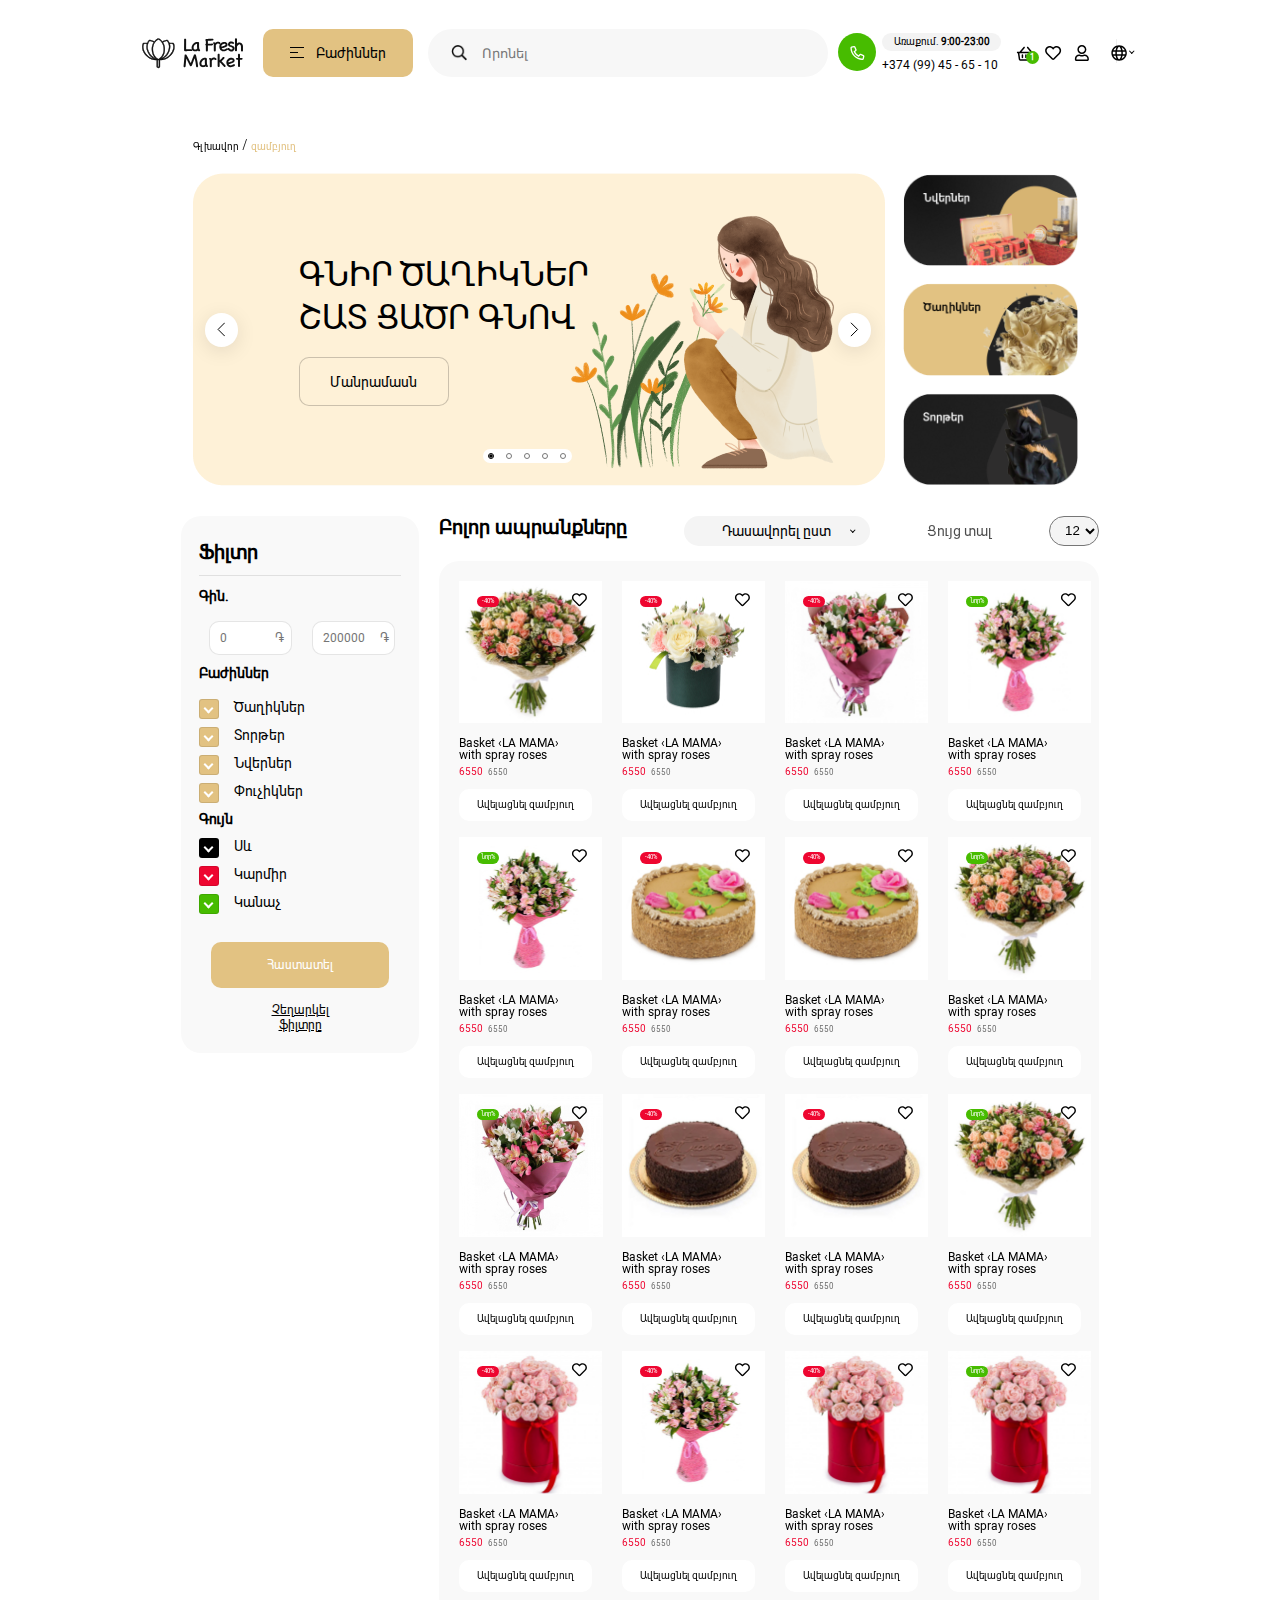
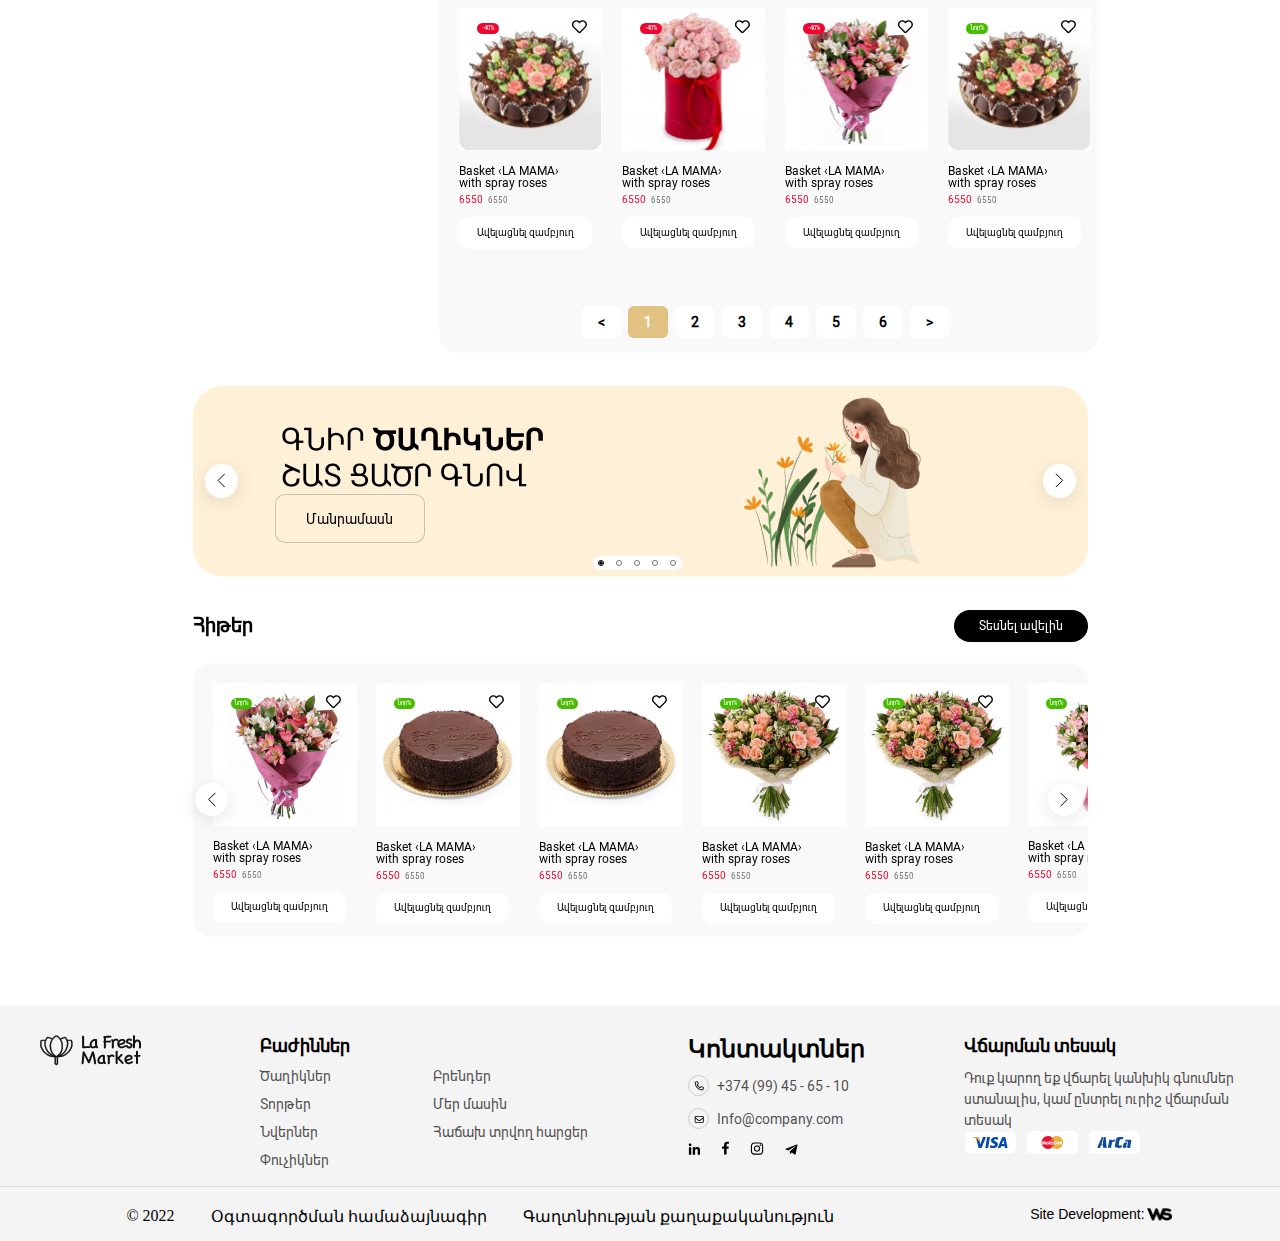
<file: shop/catalog.html>
<!DOCTYPE html>
<html lang="en">
<head>
    <meta charset="UTF-8">
    <meta http-equiv="X-UA-Compatible"  content="IE=edge">
    <meta name="viewport" content="width=device-width, initial-scale=1.0">
    <title>Catalog</title>
    <link rel="stylesheet" href="./styles/homepage.css">
    <link rel="stylesheet" href="./styles/catalog.css">
    <link rel="shortcut icon" href="./images/icons/favicon.ico" type="image/x-icon">
</head>
<body>
    <header>
        <a href="./homepage.html"class="logo">
            <svg width="101" height="31" viewBox="0 0 101 31" fill="none" xmlns="http://www.w3.org/2000/svg">
                <path d="M49.4524 11.24C49.7409 11.3362 49.9538 11.4735 50.0911 11.6521C50.2422 11.8169 50.3178 11.9955 50.3178 12.1878C50.3178 12.3801 50.2354 12.5586 50.0705 12.7234C49.9194 12.8883 49.6859 13.005 49.37 13.0737C48.8481 13.0874 48.3193 13.0943 47.7836 13.0943C47.2617 13.108 46.7397 13.1149 46.2178 13.1149C45.7508 13.1286 45.2357 13.1355 44.6726 13.1355C44.1094 13.1355 43.5875 13.1492 43.1067 13.1767C42.4887 13.108 42.1453 12.7921 42.0766 12.229C42.0766 11.3224 42.0766 10.4296 42.0766 9.55059C42.0903 8.67153 42.0972 7.77874 42.0972 6.87221C42.1109 5.96568 42.1178 5.06602 42.1178 4.17323C42.1178 3.28043 42.1178 2.38077 42.1178 1.47424C42.1865 1.19954 42.3101 0.993508 42.4887 0.856155C42.6672 0.705067 42.8732 0.629523 43.1067 0.629523C43.3402 0.629523 43.5463 0.6982 43.7248 0.835553C43.9171 0.95917 44.0613 1.15146 44.1575 1.41243C44.1575 2.26402 44.1506 3.10874 44.1369 3.94659C44.1369 4.78445 44.1369 5.61543 44.1369 6.43955C44.1232 7.2774 44.1163 8.09465 44.1163 8.89129C44.1163 9.67421 44.1163 10.4846 44.1163 11.3224C44.5421 11.295 44.961 11.2881 45.3731 11.3018C45.7989 11.3018 46.2247 11.295 46.6504 11.2812C47.1037 11.2812 47.5638 11.2812 48.0308 11.2812C48.4978 11.2675 48.9717 11.2538 49.4524 11.24Z" fill="#111111"/>
                <path d="M58.0334 12.0435C58.1159 12.2496 58.1296 12.4487 58.0747 12.641C58.0334 12.8196 57.9373 12.9638 57.7862 13.0737C57.6489 13.1973 57.4703 13.266 57.2505 13.2797C57.0308 13.3072 56.7973 13.2591 56.55 13.1355C56.4402 13.0256 56.3303 12.9157 56.2204 12.8058C56.1242 12.6822 56.0418 12.5655 55.9732 12.4556C55.4787 12.8265 55.0117 13.06 54.5722 13.1561C54.1464 13.266 53.6794 13.3209 53.1712 13.3209C52.8003 13.3209 52.4363 13.2797 52.0792 13.1973C51.7358 13.1286 51.3856 12.9775 51.0285 12.744C50.5065 12.3732 50.1357 11.9337 49.9159 11.4255C49.6961 10.9172 49.5862 10.3816 49.5862 9.81843C49.5862 9.24154 49.6687 8.699 49.8335 8.1908C50.012 7.66885 50.2524 7.18812 50.5546 6.74859C50.8568 6.29533 51.2001 5.88327 51.5847 5.51242C51.9831 5.14156 52.4088 4.81192 52.8621 4.52348C52.9583 4.46853 53.0887 4.40673 53.2536 4.33805C53.4321 4.26937 53.6313 4.20756 53.8511 4.15262C54.0708 4.08395 54.2974 4.03587 54.5309 4.0084C54.7644 3.9672 54.9911 3.94659 55.2108 3.94659C55.6366 3.94659 56.0144 4.00153 56.344 4.11142C56.6874 4.20756 56.9346 4.4548 57.0857 4.85312C57.0857 5.26518 57.0857 5.60856 57.0857 5.88327C57.0857 6.15797 57.0788 6.39147 57.0651 6.58377C57.0651 6.76233 57.0651 6.91341 57.0651 7.03703C57.0651 7.16065 57.0651 7.2774 57.0651 7.38728C57.0651 7.86802 57.0788 8.36935 57.1063 8.89129C57.1338 9.3995 57.1819 9.90084 57.2505 10.3953C57.278 10.5464 57.3398 10.725 57.436 10.931C57.5458 11.137 57.6557 11.3224 57.7656 11.4873H57.745C57.8412 11.6383 57.9167 11.762 57.9716 11.8581C58.0403 11.9543 58.0609 12.0161 58.0334 12.0435ZM55.2521 10.5807C55.1422 10.1 55.0735 9.60553 55.046 9.09732C55.0186 8.57538 55.0048 8.06031 55.0048 7.5521C55.0048 7.19499 55.0117 6.87221 55.0254 6.58377C55.0392 6.29533 55.046 6.01375 55.046 5.73905C54.8125 5.76652 54.5722 5.82833 54.3249 5.92447C54.0914 6.02062 53.9266 6.0893 53.8304 6.1305C53.4596 6.29533 53.1231 6.52883 52.8209 6.831C52.5325 7.13318 52.2921 7.46969 52.0998 7.84055C51.9075 8.2114 51.7633 8.60285 51.6671 9.01491C51.5847 9.41323 51.5779 9.80469 51.6465 10.1893C51.6877 10.4915 51.7908 10.7456 51.9556 10.9516C52.1341 11.1439 52.3402 11.295 52.5737 11.4049C52.8072 11.501 53.0544 11.5491 53.3154 11.5491C53.5901 11.5491 53.8511 11.5079 54.0983 11.4255C54.4005 11.2469 54.7851 10.9653 55.2521 10.5807Z" fill="#111111"/>
                <path d="M65.903 12.3732C65.8892 12.7303 65.7725 12.9913 65.5527 13.1561C65.3467 13.3209 65.1201 13.4033 64.8728 13.4033C64.6256 13.4033 64.4058 13.3209 64.2135 13.1561C64.0212 13.005 63.9045 12.7715 63.8633 12.4556V7.42849C63.7122 7.33234 63.5817 7.21559 63.4718 7.07824C63.3757 6.92715 63.3276 6.77606 63.3276 6.62497C63.3276 6.30906 63.5062 6.05496 63.8633 5.86267V5.22397C63.8633 5.10036 63.8633 4.97674 63.8633 4.85312C63.877 4.71577 63.8839 4.57842 63.8839 4.44106C63.8839 4.029 63.8633 3.64442 63.8221 3.2873C63.7809 2.91645 63.6779 2.61427 63.513 2.38077C63.4444 2.20221 63.41 2.04426 63.41 1.9069C63.41 1.50858 63.6504 1.22701 64.1311 1.06219C64.7355 0.966038 65.3055 0.911096 65.8412 0.897361C66.3768 0.869891 66.9125 0.849288 67.4482 0.835553C67.9152 0.821817 68.3822 0.814949 68.8492 0.814949C69.3299 0.801214 69.8175 0.760008 70.312 0.691332C70.7103 0.691332 71.0056 0.773744 71.1979 0.938567C71.404 1.10339 71.507 1.30942 71.507 1.55665C71.507 1.76268 71.4314 1.95498 71.2803 2.13354C71.1292 2.29836 70.8957 2.42198 70.5798 2.50439C70.0854 2.57307 69.5772 2.61427 69.0552 2.62801C68.5333 2.64174 68.0045 2.65548 67.4688 2.66921C67.1529 2.66921 66.8713 2.66921 66.6241 2.66921C66.3768 2.66921 66.0953 2.68295 65.7794 2.71042C65.848 2.98512 65.8892 3.2667 65.903 3.55514C65.9167 3.84358 65.9236 4.13889 65.9236 4.44106C65.9236 4.55095 65.9167 4.66083 65.903 4.77071C65.903 4.88059 65.903 4.99047 65.903 5.10036V5.80086C66.6035 5.80086 67.3108 5.78025 68.0251 5.73905C68.7393 5.69784 69.3711 5.59483 69.9205 5.43C70.3189 5.43 70.621 5.51241 70.8271 5.67724C71.0468 5.84206 71.1567 6.04809 71.1567 6.29533C71.1567 6.5975 71.0262 6.83787 70.7653 7.01643C70.5043 7.18125 70.1678 7.31174 69.7557 7.40788C69.3437 7.4903 68.8835 7.54524 68.3753 7.57271C67.8809 7.58644 67.4001 7.59331 66.9331 7.59331H65.903V12.3732Z" fill="#111111"/>
                <path d="M71.7495 5.96568C71.4886 5.81459 71.3031 5.67037 71.1932 5.53302C71.0971 5.38193 71.049 5.22397 71.049 5.05915C71.049 4.82565 71.1383 4.62649 71.3169 4.46167C71.5092 4.29684 71.7564 4.21443 72.0586 4.21443C72.2646 4.21443 72.4981 4.26937 72.7591 4.37925C73.0338 4.48914 73.2604 4.61962 73.439 4.77071C73.8648 4.42733 74.2905 4.15262 74.7163 3.94659C75.1559 3.74056 75.616 3.63755 76.0967 3.63755C76.2341 3.63755 76.4401 3.67189 76.7148 3.74056C77.0033 3.80924 77.278 3.91912 77.5389 4.07021C77.8136 4.20756 78.054 4.39299 78.26 4.62649C78.4661 4.84625 78.5691 5.10722 78.5691 5.4094C78.5691 5.65664 78.4729 5.86266 78.2806 6.02749C78.1021 6.17858 77.8823 6.25412 77.6214 6.25412C77.4291 6.25412 77.2711 6.21291 77.1475 6.1305C77.0239 6.04809 76.9003 5.95194 76.7766 5.84206C76.6805 5.74591 76.5637 5.65664 76.4264 5.57422C76.3028 5.47808 76.186 5.43 76.0761 5.43C75.925 5.43 75.7465 5.48494 75.5405 5.59483C75.3344 5.70471 75.1284 5.83519 74.9224 5.98628C74.7163 6.13737 74.5103 6.30906 74.3043 6.50136C74.112 6.67991 73.9472 6.83787 73.8098 6.97522V12.3732C73.7961 12.7166 73.6793 12.9707 73.4596 13.1355C73.2535 13.3003 73.0338 13.3827 72.8003 13.3827C72.553 13.3827 72.3333 13.3003 72.141 13.1355C71.9487 12.9844 71.8319 12.7509 71.7907 12.435V5.98628L71.7495 5.96568Z" fill="#111111"/>
                <path d="M84.4452 10.4777C84.665 10.3953 84.8642 10.361 85.0427 10.3747C85.235 10.3884 85.393 10.4365 85.5166 10.5189C85.654 10.6013 85.757 10.7112 85.8256 10.8486C85.9081 10.9722 85.9493 11.1095 85.9493 11.2606C85.9493 11.4117 85.9012 11.5628 85.805 11.7139C85.7089 11.8512 85.5578 11.9817 85.3518 12.1053C84.7749 12.4487 84.1499 12.744 83.4769 12.9913C82.8176 13.2248 82.1515 13.3415 81.4784 13.3415C81.0801 13.3415 80.6749 13.2797 80.2629 13.1561C79.8508 13.0462 79.4662 12.8677 79.1091 12.6204C78.5322 12.1946 78.0789 11.6383 77.7493 10.9516C77.4334 10.2511 77.2754 9.53685 77.2754 8.80888C77.2754 8.09465 77.4128 7.40788 77.6875 6.74859C77.9759 6.0893 78.4292 5.55362 79.0473 5.14156C79.5418 4.79818 80.0774 4.52348 80.6543 4.31745C81.2312 4.11142 81.8287 4.0084 82.4468 4.0084C82.7764 4.0084 83.0992 4.04274 83.4151 4.11142C83.7173 4.18009 83.9989 4.30371 84.2598 4.48227C84.5208 4.64709 84.7474 4.85312 84.9397 5.10036C85.132 5.33386 85.2831 5.59483 85.393 5.88327C85.5029 6.17171 85.5578 6.46015 85.5578 6.74859C85.5578 6.94088 85.5372 7.12631 85.496 7.30487C85.4548 7.48343 85.3793 7.65512 85.2694 7.81994C85.0633 8.14959 84.7818 8.43803 84.4246 8.68526C84.0675 8.91876 83.6761 9.12479 83.2503 9.30335C82.8245 9.48191 82.385 9.633 81.9317 9.75662C81.4784 9.88023 81.0526 9.99012 80.6543 10.0863C80.2285 10.1961 79.9538 10.2648 79.8302 10.2923C79.7203 10.3198 79.6516 10.3335 79.6242 10.3335C79.8165 10.7318 80.0912 11.0477 80.4483 11.2812C80.8054 11.5147 81.2449 11.6109 81.7669 11.5697C82.2064 11.5422 82.6597 11.4186 83.1267 11.1988C83.6074 10.9653 84.0469 10.725 84.4452 10.4777ZM80.6543 6.33653C80.201 6.57003 79.8645 6.88594 79.6448 7.28427C79.425 7.66885 79.3014 8.10151 79.2739 8.58225C79.2739 8.58225 79.2808 8.58225 79.2945 8.58225C79.322 8.56851 79.3838 8.54791 79.4799 8.52044C79.5898 8.49297 79.7478 8.45176 79.9538 8.39682C80.1598 8.32815 80.4552 8.23887 80.8397 8.12899C80.9771 8.08778 81.1831 8.03284 81.4578 7.96416C81.7325 7.88175 82.0072 7.79247 82.2819 7.69632C82.5704 7.58644 82.8314 7.46282 83.0649 7.32547C83.3121 7.18812 83.4769 7.03703 83.5593 6.87221C83.5868 6.47388 83.4975 6.19918 83.2915 6.04809C83.0855 5.897 82.8382 5.82146 82.5498 5.82146C82.2339 5.82146 81.8974 5.88327 81.5402 6.00689C81.1831 6.11677 80.8878 6.22665 80.6543 6.33653Z" fill="#111111"/>
                <path d="M85.7468 11.4873C85.5545 11.0889 85.5476 10.7593 85.7262 10.4983C85.9185 10.2236 86.1932 10.0863 86.5503 10.0863C86.7838 10.0863 87.0379 10.1755 87.3126 10.3541C87.6011 10.7387 87.9444 11.0615 88.3428 11.3224C88.7411 11.5834 89.16 11.6727 89.5995 11.5903C89.8056 11.5491 89.9841 11.4735 90.1352 11.3636C90.3 11.24 90.4168 11.1027 90.4855 10.9516C90.5679 10.8005 90.6091 10.6357 90.6091 10.4571C90.6091 10.2786 90.561 10.1137 90.4649 9.96265C90.3413 9.77035 90.2039 9.61926 90.0528 9.50938C89.9155 9.3995 89.7644 9.31709 89.5995 9.26215C89.4485 9.20721 89.2974 9.166 89.1463 9.13853C89.0089 9.11106 88.8784 9.07672 88.7548 9.03551C88.5488 8.98057 88.3428 8.92563 88.1367 8.87069C87.9307 8.80201 87.7316 8.7196 87.5393 8.62346C87.347 8.52731 87.1615 8.41056 86.983 8.27321C86.8044 8.12212 86.6327 7.93669 86.4679 7.71693C86.3168 7.5109 86.2001 7.29113 86.1177 7.05763C86.0352 6.8104 85.994 6.58377 85.994 6.37774C85.994 6.0893 86.049 5.79399 86.1589 5.49181C86.2687 5.18964 86.413 4.91493 86.5915 4.6677C86.7838 4.40673 87.0036 4.18696 87.2508 4.0084C87.5118 3.81611 87.7865 3.68562 88.0749 3.61695C88.6518 3.46586 89.2493 3.44526 89.8674 3.55514C90.4992 3.66502 91.0624 3.85731 91.5568 4.13202C91.7491 4.26937 91.8933 4.41359 91.9895 4.56468C92.0856 4.71577 92.1337 4.85999 92.1337 4.99734C92.1337 5.16217 92.0856 5.31325 91.9895 5.45061C91.9071 5.57422 91.7903 5.67724 91.6392 5.75965C91.5019 5.84206 91.3371 5.88327 91.1448 5.88327C90.9662 5.88327 90.7739 5.82833 90.5679 5.71844C90.4031 5.63603 90.1696 5.56049 89.8674 5.49181C89.5789 5.4094 89.2905 5.38193 89.0021 5.4094C88.7136 5.42314 88.4733 5.51241 88.281 5.67724C88.0887 5.84206 88.0131 6.11677 88.0543 6.50136C88.1367 6.65244 88.2329 6.78293 88.3428 6.89281C88.4664 6.98896 88.5969 7.07137 88.7342 7.14005C88.8853 7.20872 89.0433 7.27053 89.2081 7.32547C89.3729 7.36668 89.5309 7.40788 89.682 7.44909C90.1078 7.57271 90.4992 7.71693 90.8563 7.88175C91.2134 8.03284 91.5225 8.22513 91.7835 8.45863C92.0444 8.69213 92.2436 8.97371 92.3809 9.30335C92.532 9.633 92.6076 10.0313 92.6076 10.4983C92.6076 10.8692 92.5252 11.2332 92.3603 11.5903C92.1955 11.9337 91.9758 12.2427 91.701 12.5174C91.4401 12.7921 91.1379 13.0119 90.7945 13.1767C90.4511 13.3415 90.1078 13.4239 89.7644 13.4239C88.9952 13.4239 88.2466 13.2522 87.5187 12.9089C86.7907 12.5655 86.2069 12.0916 85.7674 11.4873H85.7468Z" fill="#111111"/>
                <path d="M95.0047 12.3114C94.9773 12.641 94.8674 12.8883 94.6751 13.0531C94.4828 13.2179 94.2562 13.3003 93.9952 13.3003C93.7617 13.3003 93.5419 13.2248 93.3359 13.0737C93.1299 12.9226 93.0063 12.696 92.9651 12.3938V1.08279C93.0337 0.808082 93.1574 0.602053 93.3359 0.4647C93.5145 0.313611 93.7205 0.238068 93.954 0.238068C94.1875 0.238068 94.3935 0.306744 94.5721 0.444097C94.7644 0.567715 94.9086 0.760009 95.0047 1.02098V5.45061C95.6778 4.98361 96.2821 4.68143 96.8178 4.54408C97.3672 4.40672 97.9304 4.4342 98.5072 4.62649C98.933 4.75011 99.297 4.95614 99.5992 5.24458C99.9014 5.51928 100.149 5.84206 100.341 6.21291C100.547 6.57003 100.698 6.95462 100.794 7.36668C100.904 7.77874 100.966 8.17706 100.98 8.56165C100.98 9.20721 100.98 9.73601 100.98 10.1481C100.98 10.5601 100.98 10.9104 100.98 11.1988C100.98 11.4735 100.98 11.7002 100.98 11.8787C100.993 12.0573 101 12.229 101 12.3938C100.973 12.7234 100.863 12.9707 100.671 13.1355C100.492 13.3003 100.272 13.3827 100.011 13.3827C99.7778 13.3827 99.558 13.3072 99.352 13.1561C99.1459 13.005 99.0223 12.7715 98.9811 12.4556C98.9811 11.81 98.9811 11.1782 98.9811 10.5601C98.9811 9.92831 98.9742 9.28275 98.9605 8.62346C98.933 8.18393 98.8369 7.75813 98.6721 7.34607C98.521 6.93402 98.2669 6.61124 97.9098 6.37774C97.6351 6.3228 97.3741 6.33653 97.1268 6.41894C96.8933 6.50136 96.6599 6.63871 96.4264 6.831C96.1929 7.00956 95.9593 7.23619 95.7258 7.5109C95.4923 7.7856 95.252 8.07404 95.0047 8.37622V12.3114Z" fill="#111111"/>
                <path d="M56.1072 28.1162C56.0934 28.4733 55.9767 28.7343 55.7569 28.8991C55.5509 29.064 55.3243 29.1464 55.077 29.1464C54.8435 29.1464 54.6238 29.064 54.4177 28.8991C54.2117 28.7481 54.095 28.5077 54.0675 28.178C53.9988 27.5874 53.9164 26.9556 53.8203 26.2826C53.7378 25.6095 53.6417 24.9297 53.5318 24.2429C53.4219 23.5424 53.2915 22.8556 53.1404 22.1826C53.003 21.4958 52.8519 20.8503 52.6871 20.2459C52.4673 20.7679 52.2544 21.3035 52.0484 21.8529C51.8561 22.3886 51.6501 22.9449 51.4303 23.5218C51.1556 24.2635 50.8809 25.0052 50.6062 25.7469C50.3315 26.4886 50.0499 27.196 49.7615 27.869C49.5143 28.1437 49.2189 28.2811 48.8756 28.2811C48.6146 28.2811 48.333 28.1506 48.0308 27.8896L44.3017 20.5756C44.2468 21.1662 44.1918 21.7705 44.1369 22.3886C44.0819 22.993 44.027 23.6111 43.9721 24.2429L43.5806 28.4253C43.4707 28.7 43.3196 28.8991 43.1273 29.0228C42.9488 29.1601 42.7634 29.2288 42.5711 29.2288C42.3238 29.2288 42.0972 29.1464 41.8912 28.9816C41.6989 28.8167 41.589 28.5764 41.5615 28.2605L42.6123 17.2173C42.6535 16.9563 42.7702 16.7572 42.9625 16.6198C43.1548 16.4687 43.3746 16.3932 43.6218 16.3932C43.9789 16.3932 44.2742 16.558 44.5077 16.8876C44.8923 17.5607 45.27 18.268 45.6409 19.0097C46.0118 19.7377 46.3895 20.4794 46.7741 21.2349C47.1312 21.9491 47.4608 22.6153 47.763 23.2333C48.0789 23.8377 48.4154 24.4626 48.7725 25.1082C48.9786 24.5863 49.1846 24.0506 49.3906 23.5012C49.5967 22.9518 49.8096 22.3886 50.0293 21.8117C50.3452 20.9602 50.6611 20.1154 50.9771 19.2776C51.3067 18.4397 51.6364 17.6362 51.966 16.867C52.1858 16.4962 52.5017 16.3108 52.9137 16.3108C53.1198 16.3108 53.3121 16.3794 53.4906 16.5168C53.6829 16.6404 53.8203 16.8327 53.9027 17.0937C54.1499 17.9315 54.3834 18.8106 54.6032 19.7308C54.8367 20.6511 55.0496 21.5851 55.2419 22.5328C55.4479 23.4806 55.6196 24.4283 55.7569 25.376C55.908 26.3238 56.0248 27.2372 56.1072 28.1162Z" fill="#111111"/>
                <path d="M65.8435 27.8484C65.9259 28.0544 65.9396 28.2536 65.8847 28.4459C65.8435 28.6244 65.7473 28.7687 65.5963 28.8785C65.4589 29.0022 65.2803 29.0708 65.0606 29.0846C64.8408 29.112 64.6073 29.064 64.3601 28.9404C64.2502 28.8305 64.1403 28.7206 64.0304 28.6107C63.9343 28.4871 63.8519 28.3703 63.7832 28.2605C63.2887 28.6313 62.8217 28.8648 62.3822 28.961C61.9564 29.0708 61.4894 29.1258 60.9812 29.1258C60.6104 29.1258 60.2464 29.0846 59.8892 29.0022C59.5459 28.9335 59.1956 28.7824 58.8385 28.5489C58.3166 28.178 57.9457 27.7385 57.7259 27.2303C57.5062 26.7221 57.3963 26.1864 57.3963 25.6233C57.3963 25.0464 57.4787 24.5039 57.6435 23.9956C57.8221 23.4737 58.0625 22.993 58.3646 22.5534C58.6668 22.1002 59.0102 21.6881 59.3948 21.3173C59.7931 20.9464 60.2189 20.6168 60.6722 20.3283C60.7683 20.2734 60.8988 20.2116 61.0636 20.1429C61.2422 20.0742 61.4413 20.0124 61.6611 19.9575C61.8809 19.8888 62.1075 19.8407 62.341 19.8133C62.5745 19.7721 62.8011 19.7515 63.0209 19.7515C63.4467 19.7515 63.8244 19.8064 64.1541 19.9163C64.4974 20.0124 64.7447 20.2597 64.8958 20.658C64.8958 21.07 64.8958 21.4134 64.8958 21.6881C64.8958 21.9628 64.8889 22.1963 64.8752 22.3886C64.8752 22.5672 64.8752 22.7183 64.8752 22.8419C64.8752 22.9655 64.8752 23.0823 64.8752 23.1921C64.8752 23.6729 64.8889 24.1742 64.9164 24.6961C64.9438 25.2044 64.9919 25.7057 65.0606 26.2002C65.0881 26.3513 65.1499 26.5298 65.246 26.7358C65.3559 26.9419 65.4658 27.1273 65.5757 27.2921H65.5551C65.6512 27.4432 65.7267 27.5668 65.7817 27.663C65.8504 27.7591 65.871 27.8209 65.8435 27.8484ZM63.0621 26.3856C62.9522 25.9049 62.8835 25.4104 62.8561 24.9022C62.8286 24.3802 62.8149 23.8652 62.8149 23.357C62.8149 22.9998 62.8217 22.6771 62.8355 22.3886C62.8492 22.1002 62.8561 21.8186 62.8561 21.5439C62.6226 21.5714 62.3822 21.6332 62.135 21.7293C61.9015 21.8255 61.7366 21.8942 61.6405 21.9354C61.2696 22.1002 60.9331 22.3337 60.631 22.6359C60.3425 22.938 60.1021 23.2745 59.9099 23.6454C59.7176 24.0163 59.5733 24.4077 59.4772 24.8198C59.3948 25.2181 59.3879 25.6095 59.4566 25.9941C59.4978 26.2963 59.6008 26.5504 59.7656 26.7564C59.9442 26.9487 60.1502 27.0998 60.3837 27.2097C60.6172 27.3059 60.8645 27.3539 61.1254 27.3539C61.4001 27.3539 61.6611 27.3127 61.9083 27.2303C62.2105 27.0517 62.5951 26.7702 63.0621 26.3856Z" fill="#111111"/>
                <path d="M67.7378 21.7705C67.4768 21.6194 67.2914 21.4752 67.1815 21.3379C67.0854 21.1868 67.0373 21.0288 67.0373 20.864C67.0373 20.6305 67.1266 20.4313 67.3051 20.2665C67.4974 20.1017 67.7447 20.0193 68.0468 20.0193C68.2529 20.0193 68.4864 20.0742 68.7473 20.1841C69.022 20.294 69.2487 20.4245 69.4272 20.5756C69.853 20.2322 70.2788 19.9575 70.7046 19.7515C71.1441 19.5454 71.6043 19.4424 72.085 19.4424C72.2224 19.4424 72.4284 19.4767 72.7031 19.5454C72.9915 19.6141 73.2662 19.724 73.5272 19.8751C73.8019 20.0124 74.0423 20.1978 74.2483 20.4313C74.4543 20.6511 74.5574 20.9121 74.5574 21.2143C74.5574 21.4615 74.4612 21.6675 74.2689 21.8323C74.0904 21.9834 73.8706 22.059 73.6096 22.059C73.4173 22.059 73.2594 22.0178 73.1358 21.9354C73.0121 21.8529 72.8885 21.7568 72.7649 21.6469C72.6688 21.5508 72.552 21.4615 72.4147 21.3791C72.291 21.2829 72.1743 21.2349 72.0644 21.2349C71.9133 21.2349 71.7348 21.2898 71.5287 21.3997C71.3227 21.5096 71.1167 21.6401 70.9106 21.7911C70.7046 21.9422 70.4986 22.1139 70.2926 22.3062C70.1003 22.4848 69.9354 22.6427 69.7981 22.7801V28.178C69.7844 28.5214 69.6676 28.7755 69.4478 28.9404C69.2418 29.1052 69.022 29.1876 68.7885 29.1876C68.5413 29.1876 68.3215 29.1052 68.1293 28.9404C67.937 28.7893 67.8202 28.5558 67.779 28.2399V21.7911L67.7378 21.7705Z" fill="#111111"/>
                <path d="M77.6441 28.0132C77.6304 28.3429 77.5274 28.5901 77.3351 28.7549C77.1428 28.9197 76.9161 29.0022 76.6552 29.0022C76.4217 29.0022 76.2019 28.9266 75.9959 28.7755C75.7899 28.6244 75.6662 28.3978 75.625 28.0956V16.5168C75.6937 16.2283 75.8173 16.0155 75.9959 15.8781C76.1744 15.727 76.3805 15.6515 76.614 15.6515C76.8475 15.6515 77.0535 15.7201 77.2321 15.8575C77.4244 15.9811 77.5617 16.1803 77.6441 16.455V22.1826C77.9326 22.004 78.1935 21.8186 78.427 21.6263C78.6743 21.4203 78.9146 21.2005 79.1481 20.967C79.3954 20.7198 79.6426 20.4519 79.8898 20.1635C80.1508 19.8751 80.4392 19.5592 80.7552 19.2158C80.9062 19.0922 81.0505 19.0097 81.1878 18.9685C81.3389 18.9136 81.4831 18.8861 81.6205 18.8861C81.8952 18.8861 82.1218 18.9685 82.3004 19.1334C82.4789 19.2982 82.5682 19.4973 82.5682 19.7308C82.5682 19.9506 82.4721 20.191 82.2798 20.4519C81.799 21.0151 81.3458 21.5096 80.92 21.9354C80.4942 22.3612 80.0341 22.7595 79.5396 23.1303L83.3099 27.3333C83.5297 27.6767 83.6396 27.9377 83.6396 28.1162C83.6396 28.3497 83.5503 28.5558 83.3717 28.7343C83.2069 28.8991 82.9871 28.9816 82.7124 28.9816C82.5613 28.9816 82.4103 28.9541 82.2592 28.8991C82.1218 28.8442 81.9845 28.7481 81.8471 28.6107L80.3637 26.9625C79.9516 26.4817 79.5465 26.0216 79.1481 25.5821C78.7635 25.1425 78.3377 24.6755 77.8707 24.1811C77.8295 24.2085 77.7952 24.2292 77.7677 24.2429C77.7403 24.2429 77.6991 24.2566 77.6441 24.2841V28.0132Z" fill="#111111"/>
                <path d="M91.5211 26.2826C91.7409 26.2002 91.9401 26.1658 92.1186 26.1796C92.3109 26.1933 92.4689 26.2414 92.5925 26.3238C92.7298 26.4062 92.8328 26.5161 92.9015 26.6534C92.9839 26.777 93.0251 26.9144 93.0251 27.0655C93.0251 27.2166 92.9771 27.3677 92.8809 27.5188C92.7848 27.6561 92.6337 27.7866 92.4277 27.9102C91.8508 28.2536 91.2258 28.5489 90.5528 28.7961C89.8935 29.0296 89.2273 29.1464 88.5543 29.1464C88.156 29.1464 87.7508 29.0846 87.3387 28.961C86.9267 28.8511 86.5421 28.6725 86.185 28.4253C85.6081 27.9995 85.1548 27.4432 84.8252 26.7564C84.5093 26.0559 84.3513 25.3417 84.3513 24.6137C84.3513 23.8995 84.4887 23.2127 84.7634 22.5534C85.0518 21.8942 85.5051 21.3585 86.1232 20.9464C86.6176 20.603 87.1533 20.3283 87.7302 20.1223C88.3071 19.9163 88.9046 19.8133 89.5226 19.8133C89.8523 19.8133 90.1751 19.8476 90.491 19.9163C90.7932 19.985 91.0747 20.1086 91.3357 20.2871C91.5967 20.4519 91.8233 20.658 92.0156 20.9052C92.2079 21.1387 92.359 21.3997 92.4689 21.6881C92.5787 21.9766 92.6337 22.265 92.6337 22.5534C92.6337 22.7457 92.6131 22.9312 92.5719 23.1097C92.5307 23.2883 92.4551 23.46 92.3452 23.6248C92.1392 23.9544 91.8576 24.2429 91.5005 24.4901C91.1434 24.7236 90.752 24.9296 90.3262 25.1082C89.9004 25.2868 89.4608 25.4379 89.0076 25.5615C88.5543 25.6851 88.1285 25.795 87.7302 25.8911C87.3044 26.001 87.0297 26.0697 86.9061 26.0971C86.7962 26.1246 86.7275 26.1384 86.7 26.1384C86.8923 26.5367 87.167 26.8526 87.5242 27.0861C87.8813 27.3196 88.3208 27.4157 88.8427 27.3745C89.2823 27.3471 89.7355 27.2234 90.2025 27.0037C90.6833 26.7702 91.1228 26.5298 91.5211 26.2826ZM87.7302 22.1414C87.2769 22.3749 86.9404 22.6908 86.7206 23.0891C86.5009 23.4737 86.3773 23.9064 86.3498 24.3871C86.3498 24.3871 86.3567 24.3871 86.3704 24.3871C86.3979 24.3734 86.4597 24.3528 86.5558 24.3253C86.6657 24.2978 86.8237 24.2566 87.0297 24.2017C87.2357 24.133 87.531 24.0437 87.9156 23.9338C88.053 23.8926 88.259 23.8377 88.5337 23.769C88.8084 23.6866 89.0831 23.5973 89.3578 23.5012C89.6463 23.3913 89.9072 23.2677 90.1407 23.1303C90.388 22.993 90.5528 22.8419 90.6352 22.6771C90.6627 22.2787 90.5734 22.004 90.3674 21.8529C90.1613 21.7019 89.9141 21.6263 89.6257 21.6263C89.3097 21.6263 88.9732 21.6881 88.6161 21.8117C88.259 21.9216 87.9637 22.0315 87.7302 22.1414Z" fill="#111111"/>
                <path d="M94.9534 21.6881C94.61 21.6332 94.3491 21.5233 94.1705 21.3585C94.0057 21.1937 93.9233 21.0014 93.9233 20.7816C93.9233 20.5618 94.0125 20.3558 94.1911 20.1635C94.3834 19.9712 94.665 19.8751 95.0358 19.8751H95.9836V16.7228C96.0522 16.4344 96.1758 16.2215 96.3544 16.0841C96.5467 15.933 96.7596 15.8575 96.9931 15.8575C97.2129 15.8575 97.4189 15.9262 97.6112 16.0635C97.8035 16.1871 97.934 16.3863 98.0026 16.661V19.8751H99.8157C100.118 19.9575 100.338 20.0811 100.475 20.2459C100.626 20.4107 100.702 20.5893 100.702 20.7816C100.702 21.2211 100.386 21.5233 99.7539 21.6881H98.0026V25.4791C98.0026 25.9049 98.0026 26.3306 98.0026 26.7564C98.0164 27.1822 98.0232 27.608 98.0232 28.0338C98.0232 28.3772 97.9134 28.6313 97.6936 28.7961C97.4738 28.961 97.2472 29.0434 97.0137 29.0434C96.7802 29.0434 96.5604 28.9678 96.3544 28.8167C96.1621 28.6656 96.0454 28.4321 96.0042 28.1162C96.0042 27.5943 95.9973 27.0586 95.9836 26.5092C95.9836 25.9461 95.9836 25.3898 95.9836 24.8404V21.6881H94.9534Z" fill="#111111"/>
                <path d="M3.96725 17.4039C7.74929 21.3903 11.784 22.0927 14.1567 22.0927C14.3635 22.0927 14.5543 22.0868 14.7347 22.0774V28.4991C14.7347 28.891 14.905 29.2669 15.2081 29.544C15.5112 29.8211 15.9223 29.9768 16.351 29.9768C16.7797 29.9768 17.1908 29.8211 17.4939 29.544C17.797 29.2669 17.9673 28.891 17.9673 28.4991V22.0759C18.1488 22.0848 18.3444 22.0912 18.5507 22.0912C20.9142 22.0912 24.9462 21.3908 28.7331 17.4044C30.6662 15.4776 31.9376 13.0742 32.3896 10.4926C32.6501 8.93625 32.512 7.34588 31.9861 5.84663C31.9042 5.64011 31.7656 5.45626 31.5838 5.31267C31.4019 5.16908 31.1828 5.07055 30.9474 5.0265C29.7992 4.84214 28.6259 4.83033 27.4735 4.99153C27.1097 4.05583 26.5936 3.1757 25.9424 2.38089C25.7894 2.20871 25.5909 2.07499 25.3658 1.99234C25.1406 1.9097 24.8961 1.88085 24.6553 1.90851C23.1117 2.12289 21.6321 2.62286 20.3071 3.37786C19.4371 2.25281 18.3225 1.30403 17.0331 0.59088C16.8252 0.480775 16.5893 0.422791 16.3491 0.422791C16.1089 0.422791 15.873 0.480775 15.6652 0.59088C14.3764 1.30391 13.2627 2.25275 12.3939 3.37786C11.0648 2.61993 9.57938 2.12027 8.02998 1.90999C7.79012 1.88414 7.54702 1.91483 7.32381 1.99915C7.1006 2.08348 6.9047 2.21862 6.75475 2.39173C6.10178 3.18271 5.58255 4.05893 5.21446 4.99103C4.06046 4.83106 2.88565 4.8442 1.73628 5.02995C1.50234 5.07668 1.2854 5.17748 1.1062 5.32269C0.926993 5.46791 0.791498 5.65271 0.712653 5.85944C0.190548 7.35399 0.0539099 8.93874 0.313438 10.4896C0.764374 13.0718 2.03489 15.4761 3.96725 17.4039ZM16.351 28.9917C16.2081 28.9917 16.0711 28.9398 15.97 28.8474C15.869 28.755 15.8122 28.6297 15.8122 28.4991V22.0769C16.1709 22.1019 16.5313 22.1007 16.8898 22.0735V28.4991C16.8898 28.6297 16.833 28.755 16.732 28.8474C16.6309 28.9398 16.4939 28.9917 16.351 28.9917ZM30.7319 5.99145C30.7841 6.00014 30.8331 6.02078 30.8743 6.05144C30.9155 6.0821 30.9475 6.12179 30.9673 6.16681C31.438 7.51858 31.5597 8.95168 31.3229 10.3537C30.8987 12.7465 29.716 14.9729 27.9212 16.7571C25.416 19.3929 22.8252 20.4746 20.7628 20.8819C22.8607 19.8185 25.2404 17.8728 26.8895 14.2923C28.1082 11.6585 28.6324 8.73557 27.8054 5.94121C28.778 5.82065 29.765 5.8376 30.7319 5.99145ZM24.7835 2.88528C24.8395 2.87784 24.8967 2.88291 24.9501 2.90007C25.0035 2.91722 25.0515 2.94595 25.0901 2.9838C25.7275 3.76143 26.2211 4.62937 26.5512 5.55306C26.5537 5.64883 26.5864 5.74189 26.6455 5.82102C27.5613 8.4883 27.0937 11.3236 25.8966 13.9091C24.011 18.0078 21.12 19.7953 18.9704 20.5751C20.7763 18.99 22.8537 16.1178 22.8537 11.2654C22.9189 8.79186 22.242 6.34919 20.8964 4.20243C22.0819 3.52848 23.404 3.08047 24.7835 2.88528ZM16.2039 1.44599C16.2475 1.42145 16.2977 1.40846 16.3488 1.40846C16.4 1.40846 16.4502 1.42145 16.4938 1.44599C17.7997 2.16939 18.9058 3.1581 19.7263 4.33542H19.729C19.7418 4.34802 19.7553 4.36003 19.7694 4.37138L19.7586 4.37975C21.1525 6.44492 21.8539 8.83826 21.7762 11.264C21.7762 17.4975 18.138 20.1761 16.553 21.0499C16.5155 21.0764 16.473 21.0962 16.4275 21.1085C16.3537 21.1215 16.2773 21.1132 16.2088 21.0849C14.9696 20.4194 10.9258 17.7447 10.9258 11.264C10.9258 6.32 13.3625 2.96114 16.2039 1.44599ZM7.59898 3.00005C7.63408 2.95841 7.68051 2.9259 7.73363 2.90577C7.78676 2.88563 7.84472 2.87857 7.90176 2.88528C9.2875 3.0763 10.616 3.52382 11.8061 4.20045C10.4602 6.34732 9.78313 8.79017 9.84827 11.264C9.84827 16.1158 11.9833 19.0121 13.7515 20.58C11.6639 19.8195 8.71096 18.0447 6.80486 13.9091C4.71935 9.404 5.51401 5.49592 7.59898 3.00005ZM1.72982 6.17961C1.74679 6.13438 1.7759 6.09377 1.81449 6.0615C1.85309 6.02923 1.89992 6.00633 1.9507 5.9949C2.92196 5.83969 3.91356 5.82208 4.89067 5.94269C4.82279 6.18454 4.76137 6.42344 4.71235 6.66086C4.23875 9.24801 4.62166 11.9055 5.81194 14.2923C7.47183 17.8925 9.88975 19.8352 11.9629 20.8878C9.89191 20.4834 7.29081 19.4032 4.78077 16.7581C2.98511 14.9727 1.80214 12.7446 1.37855 10.3502C1.14267 8.95385 1.26289 7.52652 1.72982 6.17961Z" fill="#111111"/>
                <path fill-rule="evenodd" clip-rule="evenodd" d="M15.5779 0.42765C15.8129 0.303121 16.0786 0.238068 16.3483 0.238068C16.618 0.238068 16.8837 0.303121 17.1187 0.42765L17.1216 0.429206C18.3842 1.12747 19.4829 2.04864 20.3538 3.1394C21.6638 2.41603 23.1165 1.93562 24.6291 1.72555L24.6334 1.72495C24.9025 1.69402 25.176 1.72624 25.4286 1.81893C25.6811 1.91163 25.9055 2.06226 26.0796 2.25818L26.0846 2.26373C26.7164 3.03489 27.2237 3.88552 27.5911 4.78935C28.7153 4.64612 29.8573 4.66451 30.9759 4.84411L30.9806 4.84487C31.2443 4.89423 31.4913 5.00493 31.6974 5.16769C31.9036 5.33052 32.0625 5.54045 32.157 5.7785L32.1597 5.78544C32.6958 7.31387 32.8366 8.93579 32.571 10.5231L32.5708 10.5244C32.112 13.1444 30.8223 15.5813 28.8645 17.5334C25.0356 21.5629 20.9515 22.2759 18.5499 22.2759C18.4117 22.2759 18.2784 22.2731 18.1511 22.2686V28.4991C18.1511 28.9456 17.957 29.3701 17.6177 29.6803C17.2789 29.99 16.8227 30.1615 16.3502 30.1615C15.8776 30.1615 15.4214 29.99 15.0827 29.6803C14.7434 29.3701 14.5492 28.9456 14.5492 28.4991V22.2704C14.4241 22.2748 14.2935 22.2774 14.1558 22.2774C11.7451 22.2774 7.65821 21.5624 3.83417 17.5328C1.87704 15.5796 0.588279 13.1419 0.130648 10.5214L0.130423 10.5201C-0.134268 8.93837 0.00516654 7.32218 0.537444 5.79851L0.539167 5.79358C0.63011 5.55513 0.785711 5.34397 0.989077 5.17918C1.19235 5.01445 1.43701 4.9012 1.69927 4.8488L1.70596 4.84747C2.82603 4.66646 3.96983 4.64694 5.09595 4.78912C5.46741 3.88863 5.97782 3.04171 6.61148 2.27413L6.61427 2.27075C6.78515 2.07346 7.00703 1.92104 7.2577 1.82635C7.50834 1.73167 7.78061 1.69741 8.04895 1.72633L8.054 1.72688C9.57255 1.93297 11.0312 2.41313 12.3454 3.1393C13.2152 2.04852 14.3131 1.12738 15.5749 0.429245L15.5779 0.42765ZM15.7523 0.753335C14.4854 1.45452 13.3917 2.38674 12.5392 3.49074L12.4411 3.61788L12.3015 3.53831C10.9943 2.7928 9.53243 2.30075 8.0069 2.09337C7.79633 2.07106 7.58329 2.09826 7.38826 2.17194C7.1932 2.24563 7.02376 2.36289 6.89493 2.51106C6.25467 3.287 5.74597 4.1459 5.38544 5.05887L5.3321 5.19393L5.18827 5.17399C4.05363 5.0167 2.8985 5.02945 1.76839 5.21173C1.56402 5.25309 1.37598 5.34115 1.22166 5.4662C1.06731 5.59128 0.952193 5.74883 0.885311 5.92291C0.374189 7.38738 0.240613 8.93956 0.494684 10.4585C0.938886 13.0013 2.19046 15.3712 4.09688 17.2731L4.10048 17.2767C7.84001 21.2183 11.8216 21.908 14.1558 21.908C14.3591 21.908 14.5466 21.9021 14.7244 21.8929L14.9186 21.8829V28.4991C14.9186 28.8364 15.065 29.1636 15.3319 29.4077C15.5994 29.6522 15.9654 29.7921 16.3502 29.7921C16.7349 29.7921 17.1009 29.6522 17.3684 29.4077C17.6353 29.1636 17.7817 28.8364 17.7817 28.4991V21.882L17.9754 21.8914C18.1549 21.9002 18.3473 21.9065 18.5499 21.9065C20.8749 21.9065 24.854 21.2188 28.5984 17.2771L28.6019 17.2735C30.5089 15.3727 31.7614 13.0038 32.2067 10.4616C32.4617 8.93762 32.3268 7.38027 31.8123 5.91143C31.7427 5.73775 31.625 5.5812 31.4685 5.45764C31.3115 5.33367 31.121 5.24743 30.9149 5.20848C29.7857 5.02742 28.6316 5.01592 27.4983 5.17445L27.3535 5.19471L27.3005 5.05845C26.9444 4.14248 26.4391 3.28022 25.8011 2.50089C25.6695 2.35373 25.4979 2.23789 25.3013 2.16574C25.1041 2.09337 24.8894 2.06777 24.6777 2.09177C23.1576 2.30316 21.7013 2.79557 20.3977 3.53834L20.2583 3.61778L20.1601 3.49084C19.3064 2.38687 18.2119 1.45467 16.9444 0.753353C16.7641 0.658149 16.5585 0.607497 16.3483 0.607497C16.1381 0.607497 15.9325 0.658143 15.7523 0.753335ZM16.348 1.59317C16.3278 1.59317 16.309 1.59835 16.2937 1.60694L16.29 1.60901C13.5116 3.09062 11.1097 6.38509 11.1097 11.2639C11.1097 17.6334 15.0676 20.2602 16.2859 20.9171C16.3173 20.9286 16.3522 20.9325 16.3866 20.9278C16.4085 20.921 16.4284 20.9112 16.4457 20.899L16.4541 20.8931L16.463 20.8881C18.0118 20.0343 21.5907 17.4077 21.5907 11.2639V11.258C21.6666 8.88672 20.9858 6.54554 19.6296 4.52013L19.5739 4.44103C18.7702 3.28779 17.6857 2.31786 16.4034 1.60756L16.4023 1.60694C16.3871 1.59835 16.3682 1.59317 16.348 1.59317ZM20.0066 4.42033C21.3574 6.4829 22.0366 8.85851 21.9601 11.2669C21.959 17.5775 18.2747 20.3089 16.6495 21.2072C16.5962 21.2432 16.537 21.27 16.4748 21.2868L16.4668 21.289L16.4587 21.2904C16.3507 21.3094 16.2386 21.2975 16.1373 21.2555L16.1287 21.252L16.1205 21.2476C14.8495 20.565 10.7402 17.8395 10.7402 11.2639C10.7402 6.25583 13.211 2.83297 16.1145 1.28386C16.1859 1.24414 16.2667 1.22374 16.348 1.22374C16.43 1.22374 16.5112 1.24443 16.583 1.28471M19.8611 4.20703C19.8684 4.21408 19.8762 4.22088 19.8843 4.22739L20.0664 4.3738L20.0066 4.42033M24.8927 3.07592C24.8658 3.06727 24.8366 3.06456 24.8077 3.0683C23.5157 3.25122 22.2754 3.65953 21.1543 4.26989C22.4504 6.40566 23.1016 8.82132 23.0376 11.2679C23.037 15.5536 21.4335 18.3227 19.8029 20.0314C21.7734 19.1162 24.1192 17.3288 25.728 13.8319C26.9084 11.2824 27.3627 8.50717 26.4785 5.90598C26.4146 5.81162 26.376 5.70317 26.3674 5.58999C26.0459 4.69983 25.5688 3.86233 24.954 3.11015C24.9375 3.09566 24.9168 3.08366 24.8927 3.07592ZM24.7584 2.70217C24.8413 2.69114 24.9261 2.6986 25.0058 2.7242C25.0855 2.74981 25.1587 2.79318 25.2186 2.85191L25.2258 2.85894L25.2321 2.8667C25.8826 3.66031 26.3869 4.54674 26.7243 5.49089L26.7342 5.5187L26.735 5.54824C26.7365 5.60462 26.7557 5.66101 26.7927 5.71055L26.81 5.73371L26.8193 5.76102C27.7554 8.48708 27.2734 11.3731 26.0635 13.9864C24.1537 18.1375 21.22 19.9552 19.0326 20.7487L18.8477 20.4362C20.6199 18.8807 22.6682 16.0568 22.6682 11.2654V11.2606C22.7324 8.82424 22.0659 6.41726 20.7391 4.30052L20.6367 4.13714L20.8043 4.04184C22.0104 3.35616 23.3548 2.90076 24.7568 2.70238L24.7584 2.70217ZM7.87783 3.06855C7.85042 3.06557 7.82289 3.06915 7.79828 3.07848C7.77338 3.08792 7.75354 3.1024 7.7396 3.11884C5.70514 5.55454 4.91323 9.38489 6.97166 13.8315C8.59472 17.353 10.9829 19.1357 12.9251 20.0386C11.3101 18.3374 9.66334 15.5509 9.66272 11.2664C9.59877 8.8196 10.2503 6.40378 11.5466 4.26791C10.4213 3.65538 9.1754 3.24768 7.87783 3.06855ZM7.66733 2.73303C7.74851 2.70226 7.83637 2.69168 7.92253 2.70183L7.92616 2.70226C9.33463 2.89641 10.6857 3.35138 11.8966 4.03987L12.0642 4.13518L11.9618 4.29856C10.6347 6.4154 9.96793 8.82256 10.0321 11.2591L10.0322 11.2639C10.0322 16.0535 12.1369 18.9022 13.8732 20.4418L13.6875 20.7535C11.5635 19.9798 8.5671 18.1755 6.63634 13.9865C4.52394 9.42323 5.32117 5.43765 7.45639 2.88162C7.51266 2.81488 7.58612 2.76382 7.66733 2.73303ZM28.0417 6.10023C28.7982 8.88535 28.257 11.7747 27.0565 14.3696C25.6911 17.3341 23.8278 19.195 22.028 20.3652C23.7936 19.8017 25.815 18.7041 27.7865 16.6299L27.7901 16.6261C29.5588 14.8677 30.7226 12.6757 31.1401 10.3223C31.371 8.95445 31.2531 7.55626 30.7952 6.23647C30.7885 6.22353 30.778 6.21064 30.7631 6.19957C30.7464 6.18713 30.7252 6.17781 30.7013 6.17374C29.8227 6.03402 28.9272 6.00936 28.0417 6.10023ZM27.7819 5.75789C28.7716 5.6352 29.7761 5.65244 30.7601 5.80902L30.7614 5.80923C30.8417 5.82259 30.9183 5.8545 30.9838 5.90329C31.0494 5.95214 31.1022 6.01674 31.1355 6.09221L31.1385 6.09902L31.141 6.10606C31.6218 7.48699 31.7463 8.95156 31.5042 10.3844L31.504 10.3859C31.073 12.817 29.872 15.0767 28.0525 16.8863C25.5194 19.5506 22.8939 20.6491 20.7978 21.0631L20.6785 20.7172C22.7433 19.6705 25.091 17.7538 26.7209 14.215C27.9272 11.6081 28.4379 8.73225 27.6275 5.99362L27.5656 5.78469L27.7819 5.75789ZM1.98586 6.1762C1.96467 6.18166 1.9464 6.19128 1.93216 6.20319C1.91756 6.2154 1.90795 6.22933 1.90254 6.24292C1.44658 7.55967 1.32938 8.95435 1.55974 10.3187C1.97652 12.6738 3.14049 14.8675 4.91018 16.6271L4.91399 16.6309C6.895 18.7185 8.9296 19.8171 10.7059 20.3775C8.9105 19.2142 7.01943 17.353 5.64455 14.3722C4.43769 11.9509 4.04909 9.25374 4.52982 6.62759L4.53057 6.62348C4.56643 6.44986 4.60866 6.27612 4.65482 6.10202C3.76615 6.01103 2.86748 6.03592 1.98586 6.1762ZM1.92073 5.81249C2.90913 5.65454 3.91816 5.63662 4.91247 5.75935L5.12576 5.78568L5.06769 5.99259C5.00067 6.23137 4.94062 6.46512 4.89284 6.69617C4.42713 9.24276 4.80402 11.859 5.97641 14.2098L5.97893 14.2149C7.61923 17.7726 10.0047 19.6868 12.0457 20.7231L11.9266 21.0691C9.82183 20.6581 7.18596 19.5611 4.6478 16.8872C2.82741 15.0764 1.62619 12.815 1.19583 10.3824L1.19559 10.381C0.954506 8.95381 1.07744 7.4951 1.55446 6.1191L1.55599 6.1147C1.58464 6.03833 1.63315 5.97165 1.69517 5.91979C1.75711 5.868 1.83089 5.83233 1.90932 5.81468L1.92073 5.81249ZM17.0736 21.8742V28.4991C17.0736 28.6843 16.993 28.8582 16.8558 28.9837C16.7191 29.1087 16.537 29.1764 16.3502 29.1764C16.1634 29.1764 15.9813 29.1087 15.8446 28.9837C15.7073 28.8582 15.6267 28.6843 15.6267 28.4991V21.8789L15.8243 21.8926C16.174 21.917 16.5253 21.9159 16.8749 21.8893L17.0736 21.8742ZM15.9961 22.2723V28.4991C15.9961 28.5751 16.029 28.6518 16.0939 28.7111C16.1592 28.7708 16.2512 28.8069 16.3502 28.8069C16.4491 28.8069 16.5411 28.7708 16.6065 28.7111C16.6713 28.6518 16.7042 28.5751 16.7042 28.4991V22.2701C16.4684 22.2819 16.232 22.2826 15.9961 22.2723Z" fill="#111111"/>
                </svg>
        </a>
        <nav>
            <details >
                <summary class="section">                
                    <div class="icon">
                        <div class="bars"></div>
                        <div class="central"></div>
                        <div class="bars"></div>
                    </div>
                    <h2>Բաժիններ</h2>
                </summary>
                <div class="dropDown">
                    <a href="./catalog.html">Փուչիկներ</a>
                    <a href="#">Նվերներ</a>
                    <a href="#">Տորթեր</a>
                    <a href="#">Ծաղոկներ</a>
                    <a href="#">Ակցիաներ</a>
                </div>
            </details>
            <form action="#" class="form">
                <div class="search">
                  <input type="text" placeholder="Որոնել">
                </div>
              </form>
        </nav>
        <div class="contact">
            <div class="phone">
                <svg width="15" height="15" viewBox="0 0 15 15" fill="none" xmlns="http://www.w3.org/2000/svg">
                    <path d="M13.6664 9.98534L10.8731 8.80779C10.7362 8.75302 10.5719 8.69825 10.3802 8.69825C9.99681 8.69825 9.64081 8.88994 9.42173 9.16379L8.51803 10.2592C7.06663 9.46502 5.91647 8.31486 5.1223 6.86346L6.2177 5.95976C6.49155 5.74068 6.68324 5.38468 6.68324 5.00129C6.68324 4.8096 6.62847 4.64529 6.5737 4.50837L5.39615 1.71511C5.20446 1.27695 4.73892 0.948334 4.2186 0.948334C4.13645 0.948334 4.0543 0.975719 3.94476 1.0031L1.37058 1.57819C0.822882 1.71511 0.412109 2.20804 0.412109 2.8105C0.412109 9.54718 5.8617 14.9968 12.571 14.9694C13.1735 14.9694 13.6664 14.5586 13.8033 14.0109L14.3784 11.4367C14.4058 11.3272 14.4332 11.245 14.4332 11.1629C14.4332 10.6426 14.1045 10.177 13.6664 9.98534ZM12.5162 13.6823C6.5737 13.6549 1.75397 8.80779 1.72658 2.86527L4.19122 2.29019L5.34138 4.97391L3.47921 6.50746C4.7663 9.21856 6.16293 10.6152 8.87403 11.9023L10.4076 10.0401L13.0913 11.1903L12.5162 13.6823Z" fill="white"/>
                </svg>
            </div>
            <div class="Info">
                <p>Առաքում. <span>9:00-23:00</span></p>
                <a>+374 (99) 45 - 65 - 10</a>
            </div>
        </div>
        <a href="#" class="shoppingCart">
            <svg width="19" height="15" viewBox="0 0 19 15" fill="none" xmlns="http://www.w3.org/2000/svg">
                <path d="M18.5498 5.63206H16.2686L12.2373 0.91331C11.9561 0.60081 11.4873 0.56956 11.1748 0.81956C10.8623 1.10081 10.8311 1.56956 11.0811 1.88206L14.2998 5.63206H5.51855L8.7373 1.88206C8.9873 1.56956 8.95605 1.10081 8.64355 0.81956C8.33105 0.56956 7.8623 0.60081 7.58105 0.91331L3.5498 5.63206H1.2998C1.08105 5.63206 0.924805 5.81956 0.924805 6.00706V6.75706C0.924805 6.97581 1.08105 7.13206 1.2998 7.13206H1.8623L2.7373 13.3508C2.83105 14.1008 3.45605 14.6321 4.20605 14.6321H15.6123C16.3623 14.6321 16.9873 14.1008 17.0811 13.3508L17.9561 7.13206H18.5498C18.7373 7.13206 18.9248 6.97581 18.9248 6.75706V6.00706C18.9248 5.81956 18.7373 5.63206 18.5498 5.63206ZM15.6123 13.1321H4.20605L3.39355 7.13206H16.4248L15.6123 13.1321ZM10.6748 8.88206C10.6748 8.47581 10.3311 8.13206 9.9248 8.13206C9.4873 8.13206 9.1748 8.47581 9.1748 8.88206V11.3821C9.1748 11.8196 9.4873 12.1321 9.9248 12.1321C10.3311 12.1321 10.6748 11.8196 10.6748 11.3821V8.88206ZM14.1748 8.88206C14.1748 8.47581 13.8311 8.13206 13.4248 8.13206C12.9873 8.13206 12.6748 8.47581 12.6748 8.88206V11.3821C12.6748 11.8196 12.9873 12.1321 13.4248 12.1321C13.8311 12.1321 14.1748 11.8196 14.1748 11.3821V8.88206ZM7.1748 8.88206C7.1748 8.47581 6.83105 8.13206 6.4248 8.13206C5.9873 8.13206 5.6748 8.47581 5.6748 8.88206V11.3821C5.6748 11.8196 5.9873 12.1321 6.4248 12.1321C6.83105 12.1321 7.1748 11.8196 7.1748 11.3821V8.88206Z" fill="black"/>
            </svg>
            <span>1</span>
            <p>2 000 ֏</p>        
        </a>
        <div class="personal">
            <div class="favourites">
                <svg width="17" height="15" viewBox="0 0 17 15" fill="none" xmlns="http://www.w3.org/2000/svg">
                <path d="M14.4448 1.03386C12.6323 -0.497391 9.8511 -0.278641 8.13235 1.50261C6.38235 -0.278641 3.6011 -0.497391 1.7886 1.03386C-0.555153 3.00261 -0.211403 6.22136 1.4761 7.94011L6.94485 13.5339C7.25735 13.8464 7.6636 14.0339 8.13235 14.0339C8.56985 14.0339 8.9761 13.8464 9.2886 13.5339L14.7886 7.94011C16.4448 6.22136 16.7886 3.00261 14.4448 1.03386ZM13.6948 6.87761L8.2261 12.4714C8.1636 12.5339 8.1011 12.5339 8.00735 12.4714L2.5386 6.87761C1.38235 5.72136 1.1636 3.53386 2.75735 2.19011C3.9761 1.15886 5.8511 1.31511 7.0386 2.50261L8.13235 3.62761L9.2261 2.50261C10.3823 1.31511 12.2573 1.15886 13.4761 2.15886C15.0698 3.53386 14.8511 5.72136 13.6948 6.87761Z" fill="black"/>
                </svg>
            </div>
            <div class="user">
                <details>
                    <summary>                
                        <svg width="15" height="17" viewBox="0 0 15 17" fill="none" xmlns="http://www.w3.org/2000/svg">
                        <path d="M10.6582 9.52325C9.75195 9.52325 9.3457 10.0233 7.87695 10.0233C6.37695 10.0233 5.9707 9.52325 5.06445 9.52325C2.75195 9.52325 0.876953 11.4295 0.876953 13.742V14.5233C0.876953 15.367 1.5332 16.0233 2.37695 16.0233H13.377C14.1895 16.0233 14.877 15.367 14.877 14.5233V13.742C14.877 11.4295 12.9707 9.52325 10.6582 9.52325ZM13.377 14.5233H2.37695V13.742C2.37695 12.242 3.56445 11.0233 5.06445 11.0233C5.5332 11.0233 6.25195 11.5233 7.87695 11.5233C9.4707 11.5233 10.1895 11.0233 10.6582 11.0233C12.1582 11.0233 13.377 12.242 13.377 13.742V14.5233ZM7.87695 9.02325C10.3457 9.02325 12.377 7.02325 12.377 4.52325C12.377 2.0545 10.3457 0.0232544 7.87695 0.0232544C5.37695 0.0232544 3.37695 2.0545 3.37695 4.52325C3.37695 7.02325 5.37695 9.02325 7.87695 9.02325ZM7.87695 1.52325C9.50195 1.52325 10.877 2.89825 10.877 4.52325C10.877 6.1795 9.50195 7.52325 7.87695 7.52325C6.2207 7.52325 4.87695 6.1795 4.87695 4.52325C4.87695 2.89825 6.2207 1.52325 7.87695 1.52325Z" fill="black"/>
                        </svg>
                    </summary>
                    <div class="dropDown">
                        <p class="register">Registration</p>
                        <p class="logIn">Log In</p>
                        <p class="forgot">Forgot Password</p>
                    </div>
                </details>
            </div>
            <div class="globe">
                <details>
                    <summary>                
                        <svg width="16" height="16" viewBox="0 0 16 16" fill="none" xmlns="http://www.w3.org/2000/svg">
                            <path d="M8.104 0.273254C3.82275 0.273254 0.354004 3.742 0.354004 8.02325C0.354004 12.3045 3.82275 15.7733 8.104 15.7733C12.3853 15.7733 15.854 12.3045 15.854 8.02325C15.854 3.742 12.3853 0.273254 8.104 0.273254ZM13.6978 5.27325H11.604C11.3853 4.14825 11.0415 3.14825 10.604 2.33575C11.9478 2.9295 13.0415 3.96075 13.6978 5.27325ZM8.104 1.77325C8.6665 1.77325 9.604 3.08575 10.0728 5.27325H6.104C6.57275 3.08575 7.51025 1.77325 8.104 1.77325ZM1.854 8.02325C1.854 7.617 1.88525 7.1795 1.979 6.77325H4.38525C4.354 7.21075 4.354 7.617 4.354 8.02325C4.354 8.46075 4.354 8.867 4.38525 9.27325H1.979C1.88525 8.89825 1.854 8.46075 1.854 8.02325ZM2.479 10.7733H4.57275C4.7915 11.9295 5.13525 12.9295 5.57275 13.742C4.229 13.1483 3.13525 12.0858 2.479 10.7733ZM4.57275 5.27325H2.479C3.13525 3.96075 4.229 2.9295 5.57275 2.33575C5.13525 3.14825 4.7915 4.14825 4.57275 5.27325ZM8.104 14.2733C7.51025 14.2733 6.57275 12.992 6.104 10.7733H10.0728C9.604 12.992 8.6665 14.2733 8.104 14.2733ZM10.2915 9.27325H5.88525C5.854 8.89825 5.854 8.46075 5.854 8.02325C5.854 7.58575 5.854 7.1795 5.88525 6.77325H10.2915C10.3228 7.1795 10.354 7.58575 10.354 8.02325C10.354 8.46075 10.3228 8.89825 10.2915 9.27325ZM10.604 13.742C11.0415 12.9295 11.3853 11.9295 11.604 10.7733H13.6978C13.0415 12.0858 11.9478 13.1483 10.604 13.742ZM11.7915 9.27325C11.8228 8.867 11.854 8.46075 11.854 8.02325C11.854 7.617 11.8228 7.21075 11.7915 6.77325H14.229C14.2915 7.1795 14.354 7.617 14.354 8.02325C14.354 8.46075 14.2915 8.89825 14.229 9.27325H11.7915Z" fill="black"/>
                        </svg>
                    </summary>
                    <div class="dropDown">
                        <p >EN</p>
                        <p>HY</p>
                    </div>
                </details>
            </div>
                
        </div>
    </header>
    <div class="cartBlock">
        <div class="cartContainer">
            <h2>Զամբյուղ</h2>
            <div class="cart">
            </div>
            <div class="order">
                <a href="./cart.html"><button>Զամբյուղը դատարկ է</button></a>
            </div>
        </div>
    </div>
    <div class="linksBlock">
        <div class="linksContainer">
            <p><a href="./homepage.html">Գլխավոր</a> / <span>զամբյուղ</span></p>
        </div>
    </div>
    <div class="bannerBlock">

        <div class="banner">
            <div class="bannerImg">
                <img src="./images/Group 5778.png" alt="img">
                <img src="./images/Group 5778.png" alt="img">
                <img src="./images/Group 5778.png" alt="img">
                <img src="./images/Group 5778.png" alt="img">
                <img src="./images/Group 5778.png" alt="img">
            </div>
            <button class="bannerKeyDown"><svg width="8" height="15" viewBox="0 0 8 15" fill="none" xmlns="http://www.w3.org/2000/svg">
                <path d="M7.48741 1.04233L1.07959 7.45014L7.48741 13.858" stroke="black" stroke-linecap="round"/>
                </svg>
                </button>
            <div class="textBox">
                <h1>Գնիր ծաղիկներ
                    շատ ցածր գնով
                </h1>
                <button>Մանրամասն</button>
            </div>
            <div class="switch">
                <input type="radio" id="radio1" checked name="radioBtn">
                <input type="radio" id="radio2" name="radioBtn">
                <input type="radio" id="radio3" name="radioBtn">
                <input type="radio" id="radio4" name="radioBtn">
                <input type="radio" id="radio5" name="radioBtn">
            </div>
            <button class="bannerKeyUp"><svg width="9" height="15" viewBox="0 0 9 15" fill="none" xmlns="http://www.w3.org/2000/svg">
                <path d="M1.20741 1.04233L7.61523 7.45014L1.20741 13.858" stroke="black" stroke-linecap="round"/>
                </svg>
                </button>
            
        </div>
        <div  class="promo">
            <img src="./images/Rectangle 10.png" alt="img">
            <img src="./images/Rectangle 8.png" alt="img">
            <img src="./images/Rectangle 16.png" alt="img">
        </div>
    </div>
    <div class="catalogBlock">
        <div class="catalogContainer">
            <div class="filter">
                <h2>Ֆիլտր</h2>
                <div class="filterPrice">
                    <h2>Գին.</h2>
                    <div class="fromTo">
                        <input type="text" placeholder="0                ֏">
                        <input type="text" placeholder="200000     ֏">
                    </div>
                </div>
                <div class="type">
                    <h2>Բաժիններ</h2>
                <label class="customCheck">Ծաղիկներ
                    <input type="checkbox" checked="checked">
                    <span class="checkmark"></span>
                </label>
                <label class="customCheck">Տորթեր
                    <input type="checkbox" checked="checked">
                    <span class="checkmark"></span>
                </label>
                <label class="customCheck">Նվերներ
                    <input type="checkbox" checked="checked">
                    <span class="checkmark"></span>
                </label>
                <label class="customCheck">Փուչիկներ
                    <input type="checkbox" checked="checked">
                    <span class="checkmark"></span>
                </label>
        
                </div>
                <div class="colorChoice">
                    <h2>Գույն</h2>
                    <label class="customCheck">Սև
                        <input type="checkbox" checked="checked">
                        <span class="checkmark"></span>
                    </label>
                    <label class="customCheck">Կարմիր
                        <input type="checkbox" checked="checked">
                        <span class="checkmark"></span>
                    </label>
                    <label class="customCheck">Կանաչ
                        <input type="checkbox" checked="checked">
                        <span class="checkmark"></span>
                    </label>
                </div>
                <div class="filterFooter">
                    <a class="filterFooterLink" href="#">Հաստատել</a>
                    <button><a href="#">Չեղարկել ֆիլտրը</a></button>
                </div>
            </div>
            <div>
            <div class="catalogHeader">
                <h2>Բոլոր ապրանքները</h2>
                <details>
                    <summary>Դասավորել ըստ</summary>
                    <div class="dropDown">
                        <p>Դասավորել ըստ</p>
                        <p>Դասավորել ըստ</p>
                        <p>Դասավորել ըստ</p>
                        <p>Դասավորել ըստ</p>
                    </div>
                </details>
                <h3>Ցույց տալ</h3>
                <select name="" id="">
                    <option value="">12</option>
                    <option value="">24</option>
                </select>
            </div>
            <div class="catalogPagination">
                    <div class="catalog"></div>
                    <div class="pagination">
                        <a><</a>
                        <a class="active">1</a>
                        <a>2</a>
                        <a>3</a>
                        <a>4</a>
                        <a>5</a>
                        <a>6</a>
                        <a>></a>
                    </div>
            </div>
        </div>
        </div>
    </div>
    <div class="lowerBannerBlock">
        <div class="lowerBanner">
            <div class="bannerImg">
                <img src="./images/Group 5779(1).png" alt="img">
                <img src="./images/Group 5779(1).png" alt="img">
                <img src="./images/Group 5779(1).png" alt="img">
                <img src="./images/Group 5779(1).png" alt="img">
                <img src="./images/Group 5779(1).png" alt="img">
            </div>
            <button class="bannerKeyDown"><svg width="8" height="15" viewBox="0 0 8 15" fill="none" xmlns="http://www.w3.org/2000/svg">
                <path d="M7.48741 1.04233L1.07959 7.45014L7.48741 13.858" stroke="black" stroke-linecap="round"/>
                </svg>
                </button>
            <div class="textBox">
                <button>Մանրամասն</button>
            </div>
            <div class="switch">
                <input type="radio" checked name="radioBtnBottom">
                <input type="radio" name="radioBtnBottom">
                <input type="radio" name="radioBtnBottom">
                <input type="radio" name="radioBtnBottom">
                <input type="radio" name="radioBtnBottom">
    
            </div>
            <button class="bannerKeyUp"><svg width="9" height="15" viewBox="0 0 9 15" fill="none" xmlns="http://www.w3.org/2000/svg">
                <path d="M1.20741 1.04233L7.61523 7.45014L1.20741 13.858" stroke="black" stroke-linecap="round"/>
                </svg>
                </button>
            
        </div>
    </div>
    <div class="hitsBlock">
        <div class="hitsPromo">
            <h2>Հիթեր</h2>
            <button><a href="#">Տեսնել ավելին</a></button>    
        </div>
        <div class="hitsContainer">
            <div class="hits">
                <button class="arrowKeyDown"><svg width="9" height="15" viewBox="0 0 9 15" fill="none" xmlns="http://www.w3.org/2000/svg">
                    <path d="M8.08214 1.09222L1.67432 7.50004L8.08214 13.9079" stroke="black" stroke-linecap="round"/>
                    </svg></button>
                <div class="hitList">
                </div>
                <button class="arrowKeyUp">                <svg width="8" height="15" viewBox="0 0 8 15" fill="none" xmlns="http://www.w3.org/2000/svg">
                    <path d="M0.850969 1.09222L7.25879 7.50004L0.850969 13.9079" stroke="black" stroke-linecap="round"/>
                    </svg></button>    
            </div>
        </div>
    </div>
    <footer>
        <div class="footerContainer">
            <a  href="./homepage.html" class="logo">
                <svg width="101" height="31" viewBox="0 0 101 31" fill="none" xmlns="http://www.w3.org/2000/svg">
                    <path d="M49.4524 11.24C49.7409 11.3362 49.9538 11.4735 50.0911 11.6521C50.2422 11.8169 50.3178 11.9955 50.3178 12.1878C50.3178 12.3801 50.2354 12.5586 50.0705 12.7234C49.9194 12.8883 49.6859 13.005 49.37 13.0737C48.8481 13.0874 48.3193 13.0943 47.7836 13.0943C47.2617 13.108 46.7397 13.1149 46.2178 13.1149C45.7508 13.1286 45.2357 13.1355 44.6726 13.1355C44.1094 13.1355 43.5875 13.1492 43.1067 13.1767C42.4887 13.108 42.1453 12.7921 42.0766 12.229C42.0766 11.3224 42.0766 10.4296 42.0766 9.55059C42.0903 8.67153 42.0972 7.77874 42.0972 6.87221C42.1109 5.96568 42.1178 5.06602 42.1178 4.17323C42.1178 3.28043 42.1178 2.38077 42.1178 1.47424C42.1865 1.19954 42.3101 0.993508 42.4887 0.856155C42.6672 0.705067 42.8732 0.629523 43.1067 0.629523C43.3402 0.629523 43.5463 0.6982 43.7248 0.835553C43.9171 0.95917 44.0613 1.15146 44.1575 1.41243C44.1575 2.26402 44.1506 3.10874 44.1369 3.94659C44.1369 4.78445 44.1369 5.61543 44.1369 6.43955C44.1232 7.2774 44.1163 8.09465 44.1163 8.89129C44.1163 9.67421 44.1163 10.4846 44.1163 11.3224C44.5421 11.295 44.961 11.2881 45.3731 11.3018C45.7989 11.3018 46.2247 11.295 46.6504 11.2812C47.1037 11.2812 47.5638 11.2812 48.0308 11.2812C48.4978 11.2675 48.9717 11.2538 49.4524 11.24Z" fill="#111111"/>
                    <path d="M58.0334 12.0435C58.1159 12.2496 58.1296 12.4487 58.0747 12.641C58.0334 12.8196 57.9373 12.9638 57.7862 13.0737C57.6489 13.1973 57.4703 13.266 57.2505 13.2797C57.0308 13.3072 56.7973 13.2591 56.55 13.1355C56.4402 13.0256 56.3303 12.9157 56.2204 12.8058C56.1242 12.6822 56.0418 12.5655 55.9732 12.4556C55.4787 12.8265 55.0117 13.06 54.5722 13.1561C54.1464 13.266 53.6794 13.3209 53.1712 13.3209C52.8003 13.3209 52.4363 13.2797 52.0792 13.1973C51.7358 13.1286 51.3856 12.9775 51.0285 12.744C50.5065 12.3732 50.1357 11.9337 49.9159 11.4255C49.6961 10.9172 49.5862 10.3816 49.5862 9.81843C49.5862 9.24154 49.6687 8.699 49.8335 8.1908C50.012 7.66885 50.2524 7.18812 50.5546 6.74859C50.8568 6.29533 51.2001 5.88327 51.5847 5.51242C51.9831 5.14156 52.4088 4.81192 52.8621 4.52348C52.9583 4.46853 53.0887 4.40673 53.2536 4.33805C53.4321 4.26937 53.6313 4.20756 53.8511 4.15262C54.0708 4.08395 54.2974 4.03587 54.5309 4.0084C54.7644 3.9672 54.9911 3.94659 55.2108 3.94659C55.6366 3.94659 56.0144 4.00153 56.344 4.11142C56.6874 4.20756 56.9346 4.4548 57.0857 4.85312C57.0857 5.26518 57.0857 5.60856 57.0857 5.88327C57.0857 6.15797 57.0788 6.39147 57.0651 6.58377C57.0651 6.76233 57.0651 6.91341 57.0651 7.03703C57.0651 7.16065 57.0651 7.2774 57.0651 7.38728C57.0651 7.86802 57.0788 8.36935 57.1063 8.89129C57.1338 9.3995 57.1819 9.90084 57.2505 10.3953C57.278 10.5464 57.3398 10.725 57.436 10.931C57.5458 11.137 57.6557 11.3224 57.7656 11.4873H57.745C57.8412 11.6383 57.9167 11.762 57.9716 11.8581C58.0403 11.9543 58.0609 12.0161 58.0334 12.0435ZM55.2521 10.5807C55.1422 10.1 55.0735 9.60553 55.046 9.09732C55.0186 8.57538 55.0048 8.06031 55.0048 7.5521C55.0048 7.19499 55.0117 6.87221 55.0254 6.58377C55.0392 6.29533 55.046 6.01375 55.046 5.73905C54.8125 5.76652 54.5722 5.82833 54.3249 5.92447C54.0914 6.02062 53.9266 6.0893 53.8304 6.1305C53.4596 6.29533 53.1231 6.52883 52.8209 6.831C52.5325 7.13318 52.2921 7.46969 52.0998 7.84055C51.9075 8.2114 51.7633 8.60285 51.6671 9.01491C51.5847 9.41323 51.5779 9.80469 51.6465 10.1893C51.6877 10.4915 51.7908 10.7456 51.9556 10.9516C52.1341 11.1439 52.3402 11.295 52.5737 11.4049C52.8072 11.501 53.0544 11.5491 53.3154 11.5491C53.5901 11.5491 53.8511 11.5079 54.0983 11.4255C54.4005 11.2469 54.7851 10.9653 55.2521 10.5807Z" fill="#111111"/>
                    <path d="M65.903 12.3732C65.8892 12.7303 65.7725 12.9913 65.5527 13.1561C65.3467 13.3209 65.1201 13.4033 64.8728 13.4033C64.6256 13.4033 64.4058 13.3209 64.2135 13.1561C64.0212 13.005 63.9045 12.7715 63.8633 12.4556V7.42849C63.7122 7.33234 63.5817 7.21559 63.4718 7.07824C63.3757 6.92715 63.3276 6.77606 63.3276 6.62497C63.3276 6.30906 63.5062 6.05496 63.8633 5.86267V5.22397C63.8633 5.10036 63.8633 4.97674 63.8633 4.85312C63.877 4.71577 63.8839 4.57842 63.8839 4.44106C63.8839 4.029 63.8633 3.64442 63.8221 3.2873C63.7809 2.91645 63.6779 2.61427 63.513 2.38077C63.4444 2.20221 63.41 2.04426 63.41 1.9069C63.41 1.50858 63.6504 1.22701 64.1311 1.06219C64.7355 0.966038 65.3055 0.911096 65.8412 0.897361C66.3768 0.869891 66.9125 0.849288 67.4482 0.835553C67.9152 0.821817 68.3822 0.814949 68.8492 0.814949C69.3299 0.801214 69.8175 0.760008 70.312 0.691332C70.7103 0.691332 71.0056 0.773744 71.1979 0.938567C71.404 1.10339 71.507 1.30942 71.507 1.55665C71.507 1.76268 71.4314 1.95498 71.2803 2.13354C71.1292 2.29836 70.8957 2.42198 70.5798 2.50439C70.0854 2.57307 69.5772 2.61427 69.0552 2.62801C68.5333 2.64174 68.0045 2.65548 67.4688 2.66921C67.1529 2.66921 66.8713 2.66921 66.6241 2.66921C66.3768 2.66921 66.0953 2.68295 65.7794 2.71042C65.848 2.98512 65.8892 3.2667 65.903 3.55514C65.9167 3.84358 65.9236 4.13889 65.9236 4.44106C65.9236 4.55095 65.9167 4.66083 65.903 4.77071C65.903 4.88059 65.903 4.99047 65.903 5.10036V5.80086C66.6035 5.80086 67.3108 5.78025 68.0251 5.73905C68.7393 5.69784 69.3711 5.59483 69.9205 5.43C70.3189 5.43 70.621 5.51241 70.8271 5.67724C71.0468 5.84206 71.1567 6.04809 71.1567 6.29533C71.1567 6.5975 71.0262 6.83787 70.7653 7.01643C70.5043 7.18125 70.1678 7.31174 69.7557 7.40788C69.3437 7.4903 68.8835 7.54524 68.3753 7.57271C67.8809 7.58644 67.4001 7.59331 66.9331 7.59331H65.903V12.3732Z" fill="#111111"/>
                    <path d="M71.7495 5.96568C71.4886 5.81459 71.3031 5.67037 71.1932 5.53302C71.0971 5.38193 71.049 5.22397 71.049 5.05915C71.049 4.82565 71.1383 4.62649 71.3169 4.46167C71.5092 4.29684 71.7564 4.21443 72.0586 4.21443C72.2646 4.21443 72.4981 4.26937 72.7591 4.37925C73.0338 4.48914 73.2604 4.61962 73.439 4.77071C73.8648 4.42733 74.2905 4.15262 74.7163 3.94659C75.1559 3.74056 75.616 3.63755 76.0967 3.63755C76.2341 3.63755 76.4401 3.67189 76.7148 3.74056C77.0033 3.80924 77.278 3.91912 77.5389 4.07021C77.8136 4.20756 78.054 4.39299 78.26 4.62649C78.4661 4.84625 78.5691 5.10722 78.5691 5.4094C78.5691 5.65664 78.4729 5.86266 78.2806 6.02749C78.1021 6.17858 77.8823 6.25412 77.6214 6.25412C77.4291 6.25412 77.2711 6.21291 77.1475 6.1305C77.0239 6.04809 76.9003 5.95194 76.7766 5.84206C76.6805 5.74591 76.5637 5.65664 76.4264 5.57422C76.3028 5.47808 76.186 5.43 76.0761 5.43C75.925 5.43 75.7465 5.48494 75.5405 5.59483C75.3344 5.70471 75.1284 5.83519 74.9224 5.98628C74.7163 6.13737 74.5103 6.30906 74.3043 6.50136C74.112 6.67991 73.9472 6.83787 73.8098 6.97522V12.3732C73.7961 12.7166 73.6793 12.9707 73.4596 13.1355C73.2535 13.3003 73.0338 13.3827 72.8003 13.3827C72.553 13.3827 72.3333 13.3003 72.141 13.1355C71.9487 12.9844 71.8319 12.7509 71.7907 12.435V5.98628L71.7495 5.96568Z" fill="#111111"/>
                    <path d="M84.4452 10.4777C84.665 10.3953 84.8642 10.361 85.0427 10.3747C85.235 10.3884 85.393 10.4365 85.5166 10.5189C85.654 10.6013 85.757 10.7112 85.8256 10.8486C85.9081 10.9722 85.9493 11.1095 85.9493 11.2606C85.9493 11.4117 85.9012 11.5628 85.805 11.7139C85.7089 11.8512 85.5578 11.9817 85.3518 12.1053C84.7749 12.4487 84.1499 12.744 83.4769 12.9913C82.8176 13.2248 82.1515 13.3415 81.4784 13.3415C81.0801 13.3415 80.6749 13.2797 80.2629 13.1561C79.8508 13.0462 79.4662 12.8677 79.1091 12.6204C78.5322 12.1946 78.0789 11.6383 77.7493 10.9516C77.4334 10.2511 77.2754 9.53685 77.2754 8.80888C77.2754 8.09465 77.4128 7.40788 77.6875 6.74859C77.9759 6.0893 78.4292 5.55362 79.0473 5.14156C79.5418 4.79818 80.0774 4.52348 80.6543 4.31745C81.2312 4.11142 81.8287 4.0084 82.4468 4.0084C82.7764 4.0084 83.0992 4.04274 83.4151 4.11142C83.7173 4.18009 83.9989 4.30371 84.2598 4.48227C84.5208 4.64709 84.7474 4.85312 84.9397 5.10036C85.132 5.33386 85.2831 5.59483 85.393 5.88327C85.5029 6.17171 85.5578 6.46015 85.5578 6.74859C85.5578 6.94088 85.5372 7.12631 85.496 7.30487C85.4548 7.48343 85.3793 7.65512 85.2694 7.81994C85.0633 8.14959 84.7818 8.43803 84.4246 8.68526C84.0675 8.91876 83.6761 9.12479 83.2503 9.30335C82.8245 9.48191 82.385 9.633 81.9317 9.75662C81.4784 9.88023 81.0526 9.99012 80.6543 10.0863C80.2285 10.1961 79.9538 10.2648 79.8302 10.2923C79.7203 10.3198 79.6516 10.3335 79.6242 10.3335C79.8165 10.7318 80.0912 11.0477 80.4483 11.2812C80.8054 11.5147 81.2449 11.6109 81.7669 11.5697C82.2064 11.5422 82.6597 11.4186 83.1267 11.1988C83.6074 10.9653 84.0469 10.725 84.4452 10.4777ZM80.6543 6.33653C80.201 6.57003 79.8645 6.88594 79.6448 7.28427C79.425 7.66885 79.3014 8.10151 79.2739 8.58225C79.2739 8.58225 79.2808 8.58225 79.2945 8.58225C79.322 8.56851 79.3838 8.54791 79.4799 8.52044C79.5898 8.49297 79.7478 8.45176 79.9538 8.39682C80.1598 8.32815 80.4552 8.23887 80.8397 8.12899C80.9771 8.08778 81.1831 8.03284 81.4578 7.96416C81.7325 7.88175 82.0072 7.79247 82.2819 7.69632C82.5704 7.58644 82.8314 7.46282 83.0649 7.32547C83.3121 7.18812 83.4769 7.03703 83.5593 6.87221C83.5868 6.47388 83.4975 6.19918 83.2915 6.04809C83.0855 5.897 82.8382 5.82146 82.5498 5.82146C82.2339 5.82146 81.8974 5.88327 81.5402 6.00689C81.1831 6.11677 80.8878 6.22665 80.6543 6.33653Z" fill="#111111"/>
                    <path d="M85.7468 11.4873C85.5545 11.0889 85.5476 10.7593 85.7262 10.4983C85.9185 10.2236 86.1932 10.0863 86.5503 10.0863C86.7838 10.0863 87.0379 10.1755 87.3126 10.3541C87.6011 10.7387 87.9444 11.0615 88.3428 11.3224C88.7411 11.5834 89.16 11.6727 89.5995 11.5903C89.8056 11.5491 89.9841 11.4735 90.1352 11.3636C90.3 11.24 90.4168 11.1027 90.4855 10.9516C90.5679 10.8005 90.6091 10.6357 90.6091 10.4571C90.6091 10.2786 90.561 10.1137 90.4649 9.96265C90.3413 9.77035 90.2039 9.61926 90.0528 9.50938C89.9155 9.3995 89.7644 9.31709 89.5995 9.26215C89.4485 9.20721 89.2974 9.166 89.1463 9.13853C89.0089 9.11106 88.8784 9.07672 88.7548 9.03551C88.5488 8.98057 88.3428 8.92563 88.1367 8.87069C87.9307 8.80201 87.7316 8.7196 87.5393 8.62346C87.347 8.52731 87.1615 8.41056 86.983 8.27321C86.8044 8.12212 86.6327 7.93669 86.4679 7.71693C86.3168 7.5109 86.2001 7.29113 86.1177 7.05763C86.0352 6.8104 85.994 6.58377 85.994 6.37774C85.994 6.0893 86.049 5.79399 86.1589 5.49181C86.2687 5.18964 86.413 4.91493 86.5915 4.6677C86.7838 4.40673 87.0036 4.18696 87.2508 4.0084C87.5118 3.81611 87.7865 3.68562 88.0749 3.61695C88.6518 3.46586 89.2493 3.44526 89.8674 3.55514C90.4992 3.66502 91.0624 3.85731 91.5568 4.13202C91.7491 4.26937 91.8933 4.41359 91.9895 4.56468C92.0856 4.71577 92.1337 4.85999 92.1337 4.99734C92.1337 5.16217 92.0856 5.31325 91.9895 5.45061C91.9071 5.57422 91.7903 5.67724 91.6392 5.75965C91.5019 5.84206 91.3371 5.88327 91.1448 5.88327C90.9662 5.88327 90.7739 5.82833 90.5679 5.71844C90.4031 5.63603 90.1696 5.56049 89.8674 5.49181C89.5789 5.4094 89.2905 5.38193 89.0021 5.4094C88.7136 5.42314 88.4733 5.51241 88.281 5.67724C88.0887 5.84206 88.0131 6.11677 88.0543 6.50136C88.1367 6.65244 88.2329 6.78293 88.3428 6.89281C88.4664 6.98896 88.5969 7.07137 88.7342 7.14005C88.8853 7.20872 89.0433 7.27053 89.2081 7.32547C89.3729 7.36668 89.5309 7.40788 89.682 7.44909C90.1078 7.57271 90.4992 7.71693 90.8563 7.88175C91.2134 8.03284 91.5225 8.22513 91.7835 8.45863C92.0444 8.69213 92.2436 8.97371 92.3809 9.30335C92.532 9.633 92.6076 10.0313 92.6076 10.4983C92.6076 10.8692 92.5252 11.2332 92.3603 11.5903C92.1955 11.9337 91.9758 12.2427 91.701 12.5174C91.4401 12.7921 91.1379 13.0119 90.7945 13.1767C90.4511 13.3415 90.1078 13.4239 89.7644 13.4239C88.9952 13.4239 88.2466 13.2522 87.5187 12.9089C86.7907 12.5655 86.2069 12.0916 85.7674 11.4873H85.7468Z" fill="#111111"/>
                    <path d="M95.0047 12.3114C94.9773 12.641 94.8674 12.8883 94.6751 13.0531C94.4828 13.2179 94.2562 13.3003 93.9952 13.3003C93.7617 13.3003 93.5419 13.2248 93.3359 13.0737C93.1299 12.9226 93.0063 12.696 92.9651 12.3938V1.08279C93.0337 0.808082 93.1574 0.602053 93.3359 0.4647C93.5145 0.313611 93.7205 0.238068 93.954 0.238068C94.1875 0.238068 94.3935 0.306744 94.5721 0.444097C94.7644 0.567715 94.9086 0.760009 95.0047 1.02098V5.45061C95.6778 4.98361 96.2821 4.68143 96.8178 4.54408C97.3672 4.40672 97.9304 4.4342 98.5072 4.62649C98.933 4.75011 99.297 4.95614 99.5992 5.24458C99.9014 5.51928 100.149 5.84206 100.341 6.21291C100.547 6.57003 100.698 6.95462 100.794 7.36668C100.904 7.77874 100.966 8.17706 100.98 8.56165C100.98 9.20721 100.98 9.73601 100.98 10.1481C100.98 10.5601 100.98 10.9104 100.98 11.1988C100.98 11.4735 100.98 11.7002 100.98 11.8787C100.993 12.0573 101 12.229 101 12.3938C100.973 12.7234 100.863 12.9707 100.671 13.1355C100.492 13.3003 100.272 13.3827 100.011 13.3827C99.7778 13.3827 99.558 13.3072 99.352 13.1561C99.1459 13.005 99.0223 12.7715 98.9811 12.4556C98.9811 11.81 98.9811 11.1782 98.9811 10.5601C98.9811 9.92831 98.9742 9.28275 98.9605 8.62346C98.933 8.18393 98.8369 7.75813 98.6721 7.34607C98.521 6.93402 98.2669 6.61124 97.9098 6.37774C97.6351 6.3228 97.3741 6.33653 97.1268 6.41894C96.8933 6.50136 96.6599 6.63871 96.4264 6.831C96.1929 7.00956 95.9593 7.23619 95.7258 7.5109C95.4923 7.7856 95.252 8.07404 95.0047 8.37622V12.3114Z" fill="#111111"/>
                    <path d="M56.1072 28.1162C56.0934 28.4733 55.9767 28.7343 55.7569 28.8991C55.5509 29.064 55.3243 29.1464 55.077 29.1464C54.8435 29.1464 54.6238 29.064 54.4177 28.8991C54.2117 28.7481 54.095 28.5077 54.0675 28.178C53.9988 27.5874 53.9164 26.9556 53.8203 26.2826C53.7378 25.6095 53.6417 24.9297 53.5318 24.2429C53.4219 23.5424 53.2915 22.8556 53.1404 22.1826C53.003 21.4958 52.8519 20.8503 52.6871 20.2459C52.4673 20.7679 52.2544 21.3035 52.0484 21.8529C51.8561 22.3886 51.6501 22.9449 51.4303 23.5218C51.1556 24.2635 50.8809 25.0052 50.6062 25.7469C50.3315 26.4886 50.0499 27.196 49.7615 27.869C49.5143 28.1437 49.2189 28.2811 48.8756 28.2811C48.6146 28.2811 48.333 28.1506 48.0308 27.8896L44.3017 20.5756C44.2468 21.1662 44.1918 21.7705 44.1369 22.3886C44.0819 22.993 44.027 23.6111 43.9721 24.2429L43.5806 28.4253C43.4707 28.7 43.3196 28.8991 43.1273 29.0228C42.9488 29.1601 42.7634 29.2288 42.5711 29.2288C42.3238 29.2288 42.0972 29.1464 41.8912 28.9816C41.6989 28.8167 41.589 28.5764 41.5615 28.2605L42.6123 17.2173C42.6535 16.9563 42.7702 16.7572 42.9625 16.6198C43.1548 16.4687 43.3746 16.3932 43.6218 16.3932C43.9789 16.3932 44.2742 16.558 44.5077 16.8876C44.8923 17.5607 45.27 18.268 45.6409 19.0097C46.0118 19.7377 46.3895 20.4794 46.7741 21.2349C47.1312 21.9491 47.4608 22.6153 47.763 23.2333C48.0789 23.8377 48.4154 24.4626 48.7725 25.1082C48.9786 24.5863 49.1846 24.0506 49.3906 23.5012C49.5967 22.9518 49.8096 22.3886 50.0293 21.8117C50.3452 20.9602 50.6611 20.1154 50.9771 19.2776C51.3067 18.4397 51.6364 17.6362 51.966 16.867C52.1858 16.4962 52.5017 16.3108 52.9137 16.3108C53.1198 16.3108 53.3121 16.3794 53.4906 16.5168C53.6829 16.6404 53.8203 16.8327 53.9027 17.0937C54.1499 17.9315 54.3834 18.8106 54.6032 19.7308C54.8367 20.6511 55.0496 21.5851 55.2419 22.5328C55.4479 23.4806 55.6196 24.4283 55.7569 25.376C55.908 26.3238 56.0248 27.2372 56.1072 28.1162Z" fill="#111111"/>
                    <path d="M65.8435 27.8484C65.9259 28.0544 65.9396 28.2536 65.8847 28.4459C65.8435 28.6244 65.7473 28.7687 65.5963 28.8785C65.4589 29.0022 65.2803 29.0708 65.0606 29.0846C64.8408 29.112 64.6073 29.064 64.3601 28.9404C64.2502 28.8305 64.1403 28.7206 64.0304 28.6107C63.9343 28.4871 63.8519 28.3703 63.7832 28.2605C63.2887 28.6313 62.8217 28.8648 62.3822 28.961C61.9564 29.0708 61.4894 29.1258 60.9812 29.1258C60.6104 29.1258 60.2464 29.0846 59.8892 29.0022C59.5459 28.9335 59.1956 28.7824 58.8385 28.5489C58.3166 28.178 57.9457 27.7385 57.7259 27.2303C57.5062 26.7221 57.3963 26.1864 57.3963 25.6233C57.3963 25.0464 57.4787 24.5039 57.6435 23.9956C57.8221 23.4737 58.0625 22.993 58.3646 22.5534C58.6668 22.1002 59.0102 21.6881 59.3948 21.3173C59.7931 20.9464 60.2189 20.6168 60.6722 20.3283C60.7683 20.2734 60.8988 20.2116 61.0636 20.1429C61.2422 20.0742 61.4413 20.0124 61.6611 19.9575C61.8809 19.8888 62.1075 19.8407 62.341 19.8133C62.5745 19.7721 62.8011 19.7515 63.0209 19.7515C63.4467 19.7515 63.8244 19.8064 64.1541 19.9163C64.4974 20.0124 64.7447 20.2597 64.8958 20.658C64.8958 21.07 64.8958 21.4134 64.8958 21.6881C64.8958 21.9628 64.8889 22.1963 64.8752 22.3886C64.8752 22.5672 64.8752 22.7183 64.8752 22.8419C64.8752 22.9655 64.8752 23.0823 64.8752 23.1921C64.8752 23.6729 64.8889 24.1742 64.9164 24.6961C64.9438 25.2044 64.9919 25.7057 65.0606 26.2002C65.0881 26.3513 65.1499 26.5298 65.246 26.7358C65.3559 26.9419 65.4658 27.1273 65.5757 27.2921H65.5551C65.6512 27.4432 65.7267 27.5668 65.7817 27.663C65.8504 27.7591 65.871 27.8209 65.8435 27.8484ZM63.0621 26.3856C62.9522 25.9049 62.8835 25.4104 62.8561 24.9022C62.8286 24.3802 62.8149 23.8652 62.8149 23.357C62.8149 22.9998 62.8217 22.6771 62.8355 22.3886C62.8492 22.1002 62.8561 21.8186 62.8561 21.5439C62.6226 21.5714 62.3822 21.6332 62.135 21.7293C61.9015 21.8255 61.7366 21.8942 61.6405 21.9354C61.2696 22.1002 60.9331 22.3337 60.631 22.6359C60.3425 22.938 60.1021 23.2745 59.9099 23.6454C59.7176 24.0163 59.5733 24.4077 59.4772 24.8198C59.3948 25.2181 59.3879 25.6095 59.4566 25.9941C59.4978 26.2963 59.6008 26.5504 59.7656 26.7564C59.9442 26.9487 60.1502 27.0998 60.3837 27.2097C60.6172 27.3059 60.8645 27.3539 61.1254 27.3539C61.4001 27.3539 61.6611 27.3127 61.9083 27.2303C62.2105 27.0517 62.5951 26.7702 63.0621 26.3856Z" fill="#111111"/>
                    <path d="M67.7378 21.7705C67.4768 21.6194 67.2914 21.4752 67.1815 21.3379C67.0854 21.1868 67.0373 21.0288 67.0373 20.864C67.0373 20.6305 67.1266 20.4313 67.3051 20.2665C67.4974 20.1017 67.7447 20.0193 68.0468 20.0193C68.2529 20.0193 68.4864 20.0742 68.7473 20.1841C69.022 20.294 69.2487 20.4245 69.4272 20.5756C69.853 20.2322 70.2788 19.9575 70.7046 19.7515C71.1441 19.5454 71.6043 19.4424 72.085 19.4424C72.2224 19.4424 72.4284 19.4767 72.7031 19.5454C72.9915 19.6141 73.2662 19.724 73.5272 19.8751C73.8019 20.0124 74.0423 20.1978 74.2483 20.4313C74.4543 20.6511 74.5574 20.9121 74.5574 21.2143C74.5574 21.4615 74.4612 21.6675 74.2689 21.8323C74.0904 21.9834 73.8706 22.059 73.6096 22.059C73.4173 22.059 73.2594 22.0178 73.1358 21.9354C73.0121 21.8529 72.8885 21.7568 72.7649 21.6469C72.6688 21.5508 72.552 21.4615 72.4147 21.3791C72.291 21.2829 72.1743 21.2349 72.0644 21.2349C71.9133 21.2349 71.7348 21.2898 71.5287 21.3997C71.3227 21.5096 71.1167 21.6401 70.9106 21.7911C70.7046 21.9422 70.4986 22.1139 70.2926 22.3062C70.1003 22.4848 69.9354 22.6427 69.7981 22.7801V28.178C69.7844 28.5214 69.6676 28.7755 69.4478 28.9404C69.2418 29.1052 69.022 29.1876 68.7885 29.1876C68.5413 29.1876 68.3215 29.1052 68.1293 28.9404C67.937 28.7893 67.8202 28.5558 67.779 28.2399V21.7911L67.7378 21.7705Z" fill="#111111"/>
                    <path d="M77.6441 28.0132C77.6304 28.3429 77.5274 28.5901 77.3351 28.7549C77.1428 28.9197 76.9161 29.0022 76.6552 29.0022C76.4217 29.0022 76.2019 28.9266 75.9959 28.7755C75.7899 28.6244 75.6662 28.3978 75.625 28.0956V16.5168C75.6937 16.2283 75.8173 16.0155 75.9959 15.8781C76.1744 15.727 76.3805 15.6515 76.614 15.6515C76.8475 15.6515 77.0535 15.7201 77.2321 15.8575C77.4244 15.9811 77.5617 16.1803 77.6441 16.455V22.1826C77.9326 22.004 78.1935 21.8186 78.427 21.6263C78.6743 21.4203 78.9146 21.2005 79.1481 20.967C79.3954 20.7198 79.6426 20.4519 79.8898 20.1635C80.1508 19.8751 80.4392 19.5592 80.7552 19.2158C80.9062 19.0922 81.0505 19.0097 81.1878 18.9685C81.3389 18.9136 81.4831 18.8861 81.6205 18.8861C81.8952 18.8861 82.1218 18.9685 82.3004 19.1334C82.4789 19.2982 82.5682 19.4973 82.5682 19.7308C82.5682 19.9506 82.4721 20.191 82.2798 20.4519C81.799 21.0151 81.3458 21.5096 80.92 21.9354C80.4942 22.3612 80.0341 22.7595 79.5396 23.1303L83.3099 27.3333C83.5297 27.6767 83.6396 27.9377 83.6396 28.1162C83.6396 28.3497 83.5503 28.5558 83.3717 28.7343C83.2069 28.8991 82.9871 28.9816 82.7124 28.9816C82.5613 28.9816 82.4103 28.9541 82.2592 28.8991C82.1218 28.8442 81.9845 28.7481 81.8471 28.6107L80.3637 26.9625C79.9516 26.4817 79.5465 26.0216 79.1481 25.5821C78.7635 25.1425 78.3377 24.6755 77.8707 24.1811C77.8295 24.2085 77.7952 24.2292 77.7677 24.2429C77.7403 24.2429 77.6991 24.2566 77.6441 24.2841V28.0132Z" fill="#111111"/>
                    <path d="M91.5211 26.2826C91.7409 26.2002 91.9401 26.1658 92.1186 26.1796C92.3109 26.1933 92.4689 26.2414 92.5925 26.3238C92.7298 26.4062 92.8328 26.5161 92.9015 26.6534C92.9839 26.777 93.0251 26.9144 93.0251 27.0655C93.0251 27.2166 92.9771 27.3677 92.8809 27.5188C92.7848 27.6561 92.6337 27.7866 92.4277 27.9102C91.8508 28.2536 91.2258 28.5489 90.5528 28.7961C89.8935 29.0296 89.2273 29.1464 88.5543 29.1464C88.156 29.1464 87.7508 29.0846 87.3387 28.961C86.9267 28.8511 86.5421 28.6725 86.185 28.4253C85.6081 27.9995 85.1548 27.4432 84.8252 26.7564C84.5093 26.0559 84.3513 25.3417 84.3513 24.6137C84.3513 23.8995 84.4887 23.2127 84.7634 22.5534C85.0518 21.8942 85.5051 21.3585 86.1232 20.9464C86.6176 20.603 87.1533 20.3283 87.7302 20.1223C88.3071 19.9163 88.9046 19.8133 89.5226 19.8133C89.8523 19.8133 90.1751 19.8476 90.491 19.9163C90.7932 19.985 91.0747 20.1086 91.3357 20.2871C91.5967 20.4519 91.8233 20.658 92.0156 20.9052C92.2079 21.1387 92.359 21.3997 92.4689 21.6881C92.5787 21.9766 92.6337 22.265 92.6337 22.5534C92.6337 22.7457 92.6131 22.9312 92.5719 23.1097C92.5307 23.2883 92.4551 23.46 92.3452 23.6248C92.1392 23.9544 91.8576 24.2429 91.5005 24.4901C91.1434 24.7236 90.752 24.9296 90.3262 25.1082C89.9004 25.2868 89.4608 25.4379 89.0076 25.5615C88.5543 25.6851 88.1285 25.795 87.7302 25.8911C87.3044 26.001 87.0297 26.0697 86.9061 26.0971C86.7962 26.1246 86.7275 26.1384 86.7 26.1384C86.8923 26.5367 87.167 26.8526 87.5242 27.0861C87.8813 27.3196 88.3208 27.4157 88.8427 27.3745C89.2823 27.3471 89.7355 27.2234 90.2025 27.0037C90.6833 26.7702 91.1228 26.5298 91.5211 26.2826ZM87.7302 22.1414C87.2769 22.3749 86.9404 22.6908 86.7206 23.0891C86.5009 23.4737 86.3773 23.9064 86.3498 24.3871C86.3498 24.3871 86.3567 24.3871 86.3704 24.3871C86.3979 24.3734 86.4597 24.3528 86.5558 24.3253C86.6657 24.2978 86.8237 24.2566 87.0297 24.2017C87.2357 24.133 87.531 24.0437 87.9156 23.9338C88.053 23.8926 88.259 23.8377 88.5337 23.769C88.8084 23.6866 89.0831 23.5973 89.3578 23.5012C89.6463 23.3913 89.9072 23.2677 90.1407 23.1303C90.388 22.993 90.5528 22.8419 90.6352 22.6771C90.6627 22.2787 90.5734 22.004 90.3674 21.8529C90.1613 21.7019 89.9141 21.6263 89.6257 21.6263C89.3097 21.6263 88.9732 21.6881 88.6161 21.8117C88.259 21.9216 87.9637 22.0315 87.7302 22.1414Z" fill="#111111"/>
                    <path d="M94.9534 21.6881C94.61 21.6332 94.3491 21.5233 94.1705 21.3585C94.0057 21.1937 93.9233 21.0014 93.9233 20.7816C93.9233 20.5618 94.0125 20.3558 94.1911 20.1635C94.3834 19.9712 94.665 19.8751 95.0358 19.8751H95.9836V16.7228C96.0522 16.4344 96.1758 16.2215 96.3544 16.0841C96.5467 15.933 96.7596 15.8575 96.9931 15.8575C97.2129 15.8575 97.4189 15.9262 97.6112 16.0635C97.8035 16.1871 97.934 16.3863 98.0026 16.661V19.8751H99.8157C100.118 19.9575 100.338 20.0811 100.475 20.2459C100.626 20.4107 100.702 20.5893 100.702 20.7816C100.702 21.2211 100.386 21.5233 99.7539 21.6881H98.0026V25.4791C98.0026 25.9049 98.0026 26.3306 98.0026 26.7564C98.0164 27.1822 98.0232 27.608 98.0232 28.0338C98.0232 28.3772 97.9134 28.6313 97.6936 28.7961C97.4738 28.961 97.2472 29.0434 97.0137 29.0434C96.7802 29.0434 96.5604 28.9678 96.3544 28.8167C96.1621 28.6656 96.0454 28.4321 96.0042 28.1162C96.0042 27.5943 95.9973 27.0586 95.9836 26.5092C95.9836 25.9461 95.9836 25.3898 95.9836 24.8404V21.6881H94.9534Z" fill="#111111"/>
                    <path d="M3.96725 17.4039C7.74929 21.3903 11.784 22.0927 14.1567 22.0927C14.3635 22.0927 14.5543 22.0868 14.7347 22.0774V28.4991C14.7347 28.891 14.905 29.2669 15.2081 29.544C15.5112 29.8211 15.9223 29.9768 16.351 29.9768C16.7797 29.9768 17.1908 29.8211 17.4939 29.544C17.797 29.2669 17.9673 28.891 17.9673 28.4991V22.0759C18.1488 22.0848 18.3444 22.0912 18.5507 22.0912C20.9142 22.0912 24.9462 21.3908 28.7331 17.4044C30.6662 15.4776 31.9376 13.0742 32.3896 10.4926C32.6501 8.93625 32.512 7.34588 31.9861 5.84663C31.9042 5.64011 31.7656 5.45626 31.5838 5.31267C31.4019 5.16908 31.1828 5.07055 30.9474 5.0265C29.7992 4.84214 28.6259 4.83033 27.4735 4.99153C27.1097 4.05583 26.5936 3.1757 25.9424 2.38089C25.7894 2.20871 25.5909 2.07499 25.3658 1.99234C25.1406 1.9097 24.8961 1.88085 24.6553 1.90851C23.1117 2.12289 21.6321 2.62286 20.3071 3.37786C19.4371 2.25281 18.3225 1.30403 17.0331 0.59088C16.8252 0.480775 16.5893 0.422791 16.3491 0.422791C16.1089 0.422791 15.873 0.480775 15.6652 0.59088C14.3764 1.30391 13.2627 2.25275 12.3939 3.37786C11.0648 2.61993 9.57938 2.12027 8.02998 1.90999C7.79012 1.88414 7.54702 1.91483 7.32381 1.99915C7.1006 2.08348 6.9047 2.21862 6.75475 2.39173C6.10178 3.18271 5.58255 4.05893 5.21446 4.99103C4.06046 4.83106 2.88565 4.8442 1.73628 5.02995C1.50234 5.07668 1.2854 5.17748 1.1062 5.32269C0.926993 5.46791 0.791498 5.65271 0.712653 5.85944C0.190548 7.35399 0.0539099 8.93874 0.313438 10.4896C0.764374 13.0718 2.03489 15.4761 3.96725 17.4039ZM16.351 28.9917C16.2081 28.9917 16.0711 28.9398 15.97 28.8474C15.869 28.755 15.8122 28.6297 15.8122 28.4991V22.0769C16.1709 22.1019 16.5313 22.1007 16.8898 22.0735V28.4991C16.8898 28.6297 16.833 28.755 16.732 28.8474C16.6309 28.9398 16.4939 28.9917 16.351 28.9917ZM30.7319 5.99145C30.7841 6.00014 30.8331 6.02078 30.8743 6.05144C30.9155 6.0821 30.9475 6.12179 30.9673 6.16681C31.438 7.51858 31.5597 8.95168 31.3229 10.3537C30.8987 12.7465 29.716 14.9729 27.9212 16.7571C25.416 19.3929 22.8252 20.4746 20.7628 20.8819C22.8607 19.8185 25.2404 17.8728 26.8895 14.2923C28.1082 11.6585 28.6324 8.73557 27.8054 5.94121C28.778 5.82065 29.765 5.8376 30.7319 5.99145ZM24.7835 2.88528C24.8395 2.87784 24.8967 2.88291 24.9501 2.90007C25.0035 2.91722 25.0515 2.94595 25.0901 2.9838C25.7275 3.76143 26.2211 4.62937 26.5512 5.55306C26.5537 5.64883 26.5864 5.74189 26.6455 5.82102C27.5613 8.4883 27.0937 11.3236 25.8966 13.9091C24.011 18.0078 21.12 19.7953 18.9704 20.5751C20.7763 18.99 22.8537 16.1178 22.8537 11.2654C22.9189 8.79186 22.242 6.34919 20.8964 4.20243C22.0819 3.52848 23.404 3.08047 24.7835 2.88528ZM16.2039 1.44599C16.2475 1.42145 16.2977 1.40846 16.3488 1.40846C16.4 1.40846 16.4502 1.42145 16.4938 1.44599C17.7997 2.16939 18.9058 3.1581 19.7263 4.33542H19.729C19.7418 4.34802 19.7553 4.36003 19.7694 4.37138L19.7586 4.37975C21.1525 6.44492 21.8539 8.83826 21.7762 11.264C21.7762 17.4975 18.138 20.1761 16.553 21.0499C16.5155 21.0764 16.473 21.0962 16.4275 21.1085C16.3537 21.1215 16.2773 21.1132 16.2088 21.0849C14.9696 20.4194 10.9258 17.7447 10.9258 11.264C10.9258 6.32 13.3625 2.96114 16.2039 1.44599ZM7.59898 3.00005C7.63408 2.95841 7.68051 2.9259 7.73363 2.90577C7.78676 2.88563 7.84472 2.87857 7.90176 2.88528C9.2875 3.0763 10.616 3.52382 11.8061 4.20045C10.4602 6.34732 9.78313 8.79017 9.84827 11.264C9.84827 16.1158 11.9833 19.0121 13.7515 20.58C11.6639 19.8195 8.71096 18.0447 6.80486 13.9091C4.71935 9.404 5.51401 5.49592 7.59898 3.00005ZM1.72982 6.17961C1.74679 6.13438 1.7759 6.09377 1.81449 6.0615C1.85309 6.02923 1.89992 6.00633 1.9507 5.9949C2.92196 5.83969 3.91356 5.82208 4.89067 5.94269C4.82279 6.18454 4.76137 6.42344 4.71235 6.66086C4.23875 9.24801 4.62166 11.9055 5.81194 14.2923C7.47183 17.8925 9.88975 19.8352 11.9629 20.8878C9.89191 20.4834 7.29081 19.4032 4.78077 16.7581C2.98511 14.9727 1.80214 12.7446 1.37855 10.3502C1.14267 8.95385 1.26289 7.52652 1.72982 6.17961Z" fill="#111111"/>
                    <path fill-rule="evenodd" clip-rule="evenodd" d="M15.5779 0.42765C15.8129 0.303121 16.0786 0.238068 16.3483 0.238068C16.618 0.238068 16.8837 0.303121 17.1187 0.42765L17.1216 0.429206C18.3842 1.12747 19.4829 2.04864 20.3538 3.1394C21.6638 2.41603 23.1165 1.93562 24.6291 1.72555L24.6334 1.72495C24.9025 1.69402 25.176 1.72624 25.4286 1.81893C25.6811 1.91163 25.9055 2.06226 26.0796 2.25818L26.0846 2.26373C26.7164 3.03489 27.2237 3.88552 27.5911 4.78935C28.7153 4.64612 29.8573 4.66451 30.9759 4.84411L30.9806 4.84487C31.2443 4.89423 31.4913 5.00493 31.6974 5.16769C31.9036 5.33052 32.0625 5.54045 32.157 5.7785L32.1597 5.78544C32.6958 7.31387 32.8366 8.93579 32.571 10.5231L32.5708 10.5244C32.112 13.1444 30.8223 15.5813 28.8645 17.5334C25.0356 21.5629 20.9515 22.2759 18.5499 22.2759C18.4117 22.2759 18.2784 22.2731 18.1511 22.2686V28.4991C18.1511 28.9456 17.957 29.3701 17.6177 29.6803C17.2789 29.99 16.8227 30.1615 16.3502 30.1615C15.8776 30.1615 15.4214 29.99 15.0827 29.6803C14.7434 29.3701 14.5492 28.9456 14.5492 28.4991V22.2704C14.4241 22.2748 14.2935 22.2774 14.1558 22.2774C11.7451 22.2774 7.65821 21.5624 3.83417 17.5328C1.87704 15.5796 0.588279 13.1419 0.130648 10.5214L0.130423 10.5201C-0.134268 8.93837 0.00516654 7.32218 0.537444 5.79851L0.539167 5.79358C0.63011 5.55513 0.785711 5.34397 0.989077 5.17918C1.19235 5.01445 1.43701 4.9012 1.69927 4.8488L1.70596 4.84747C2.82603 4.66646 3.96983 4.64694 5.09595 4.78912C5.46741 3.88863 5.97782 3.04171 6.61148 2.27413L6.61427 2.27075C6.78515 2.07346 7.00703 1.92104 7.2577 1.82635C7.50834 1.73167 7.78061 1.69741 8.04895 1.72633L8.054 1.72688C9.57255 1.93297 11.0312 2.41313 12.3454 3.1393C13.2152 2.04852 14.3131 1.12738 15.5749 0.429245L15.5779 0.42765ZM15.7523 0.753335C14.4854 1.45452 13.3917 2.38674 12.5392 3.49074L12.4411 3.61788L12.3015 3.53831C10.9943 2.7928 9.53243 2.30075 8.0069 2.09337C7.79633 2.07106 7.58329 2.09826 7.38826 2.17194C7.1932 2.24563 7.02376 2.36289 6.89493 2.51106C6.25467 3.287 5.74597 4.1459 5.38544 5.05887L5.3321 5.19393L5.18827 5.17399C4.05363 5.0167 2.8985 5.02945 1.76839 5.21173C1.56402 5.25309 1.37598 5.34115 1.22166 5.4662C1.06731 5.59128 0.952193 5.74883 0.885311 5.92291C0.374189 7.38738 0.240613 8.93956 0.494684 10.4585C0.938886 13.0013 2.19046 15.3712 4.09688 17.2731L4.10048 17.2767C7.84001 21.2183 11.8216 21.908 14.1558 21.908C14.3591 21.908 14.5466 21.9021 14.7244 21.8929L14.9186 21.8829V28.4991C14.9186 28.8364 15.065 29.1636 15.3319 29.4077C15.5994 29.6522 15.9654 29.7921 16.3502 29.7921C16.7349 29.7921 17.1009 29.6522 17.3684 29.4077C17.6353 29.1636 17.7817 28.8364 17.7817 28.4991V21.882L17.9754 21.8914C18.1549 21.9002 18.3473 21.9065 18.5499 21.9065C20.8749 21.9065 24.854 21.2188 28.5984 17.2771L28.6019 17.2735C30.5089 15.3727 31.7614 13.0038 32.2067 10.4616C32.4617 8.93762 32.3268 7.38027 31.8123 5.91143C31.7427 5.73775 31.625 5.5812 31.4685 5.45764C31.3115 5.33367 31.121 5.24743 30.9149 5.20848C29.7857 5.02742 28.6316 5.01592 27.4983 5.17445L27.3535 5.19471L27.3005 5.05845C26.9444 4.14248 26.4391 3.28022 25.8011 2.50089C25.6695 2.35373 25.4979 2.23789 25.3013 2.16574C25.1041 2.09337 24.8894 2.06777 24.6777 2.09177C23.1576 2.30316 21.7013 2.79557 20.3977 3.53834L20.2583 3.61778L20.1601 3.49084C19.3064 2.38687 18.2119 1.45467 16.9444 0.753353C16.7641 0.658149 16.5585 0.607497 16.3483 0.607497C16.1381 0.607497 15.9325 0.658143 15.7523 0.753335ZM16.348 1.59317C16.3278 1.59317 16.309 1.59835 16.2937 1.60694L16.29 1.60901C13.5116 3.09062 11.1097 6.38509 11.1097 11.2639C11.1097 17.6334 15.0676 20.2602 16.2859 20.9171C16.3173 20.9286 16.3522 20.9325 16.3866 20.9278C16.4085 20.921 16.4284 20.9112 16.4457 20.899L16.4541 20.8931L16.463 20.8881C18.0118 20.0343 21.5907 17.4077 21.5907 11.2639V11.258C21.6666 8.88672 20.9858 6.54554 19.6296 4.52013L19.5739 4.44103C18.7702 3.28779 17.6857 2.31786 16.4034 1.60756L16.4023 1.60694C16.3871 1.59835 16.3682 1.59317 16.348 1.59317ZM20.0066 4.42033C21.3574 6.4829 22.0366 8.85851 21.9601 11.2669C21.959 17.5775 18.2747 20.3089 16.6495 21.2072C16.5962 21.2432 16.537 21.27 16.4748 21.2868L16.4668 21.289L16.4587 21.2904C16.3507 21.3094 16.2386 21.2975 16.1373 21.2555L16.1287 21.252L16.1205 21.2476C14.8495 20.565 10.7402 17.8395 10.7402 11.2639C10.7402 6.25583 13.211 2.83297 16.1145 1.28386C16.1859 1.24414 16.2667 1.22374 16.348 1.22374C16.43 1.22374 16.5112 1.24443 16.583 1.28471M19.8611 4.20703C19.8684 4.21408 19.8762 4.22088 19.8843 4.22739L20.0664 4.3738L20.0066 4.42033M24.8927 3.07592C24.8658 3.06727 24.8366 3.06456 24.8077 3.0683C23.5157 3.25122 22.2754 3.65953 21.1543 4.26989C22.4504 6.40566 23.1016 8.82132 23.0376 11.2679C23.037 15.5536 21.4335 18.3227 19.8029 20.0314C21.7734 19.1162 24.1192 17.3288 25.728 13.8319C26.9084 11.2824 27.3627 8.50717 26.4785 5.90598C26.4146 5.81162 26.376 5.70317 26.3674 5.58999C26.0459 4.69983 25.5688 3.86233 24.954 3.11015C24.9375 3.09566 24.9168 3.08366 24.8927 3.07592ZM24.7584 2.70217C24.8413 2.69114 24.9261 2.6986 25.0058 2.7242C25.0855 2.74981 25.1587 2.79318 25.2186 2.85191L25.2258 2.85894L25.2321 2.8667C25.8826 3.66031 26.3869 4.54674 26.7243 5.49089L26.7342 5.5187L26.735 5.54824C26.7365 5.60462 26.7557 5.66101 26.7927 5.71055L26.81 5.73371L26.8193 5.76102C27.7554 8.48708 27.2734 11.3731 26.0635 13.9864C24.1537 18.1375 21.22 19.9552 19.0326 20.7487L18.8477 20.4362C20.6199 18.8807 22.6682 16.0568 22.6682 11.2654V11.2606C22.7324 8.82424 22.0659 6.41726 20.7391 4.30052L20.6367 4.13714L20.8043 4.04184C22.0104 3.35616 23.3548 2.90076 24.7568 2.70238L24.7584 2.70217ZM7.87783 3.06855C7.85042 3.06557 7.82289 3.06915 7.79828 3.07848C7.77338 3.08792 7.75354 3.1024 7.7396 3.11884C5.70514 5.55454 4.91323 9.38489 6.97166 13.8315C8.59472 17.353 10.9829 19.1357 12.9251 20.0386C11.3101 18.3374 9.66334 15.5509 9.66272 11.2664C9.59877 8.8196 10.2503 6.40378 11.5466 4.26791C10.4213 3.65538 9.1754 3.24768 7.87783 3.06855ZM7.66733 2.73303C7.74851 2.70226 7.83637 2.69168 7.92253 2.70183L7.92616 2.70226C9.33463 2.89641 10.6857 3.35138 11.8966 4.03987L12.0642 4.13518L11.9618 4.29856C10.6347 6.4154 9.96793 8.82256 10.0321 11.2591L10.0322 11.2639C10.0322 16.0535 12.1369 18.9022 13.8732 20.4418L13.6875 20.7535C11.5635 19.9798 8.5671 18.1755 6.63634 13.9865C4.52394 9.42323 5.32117 5.43765 7.45639 2.88162C7.51266 2.81488 7.58612 2.76382 7.66733 2.73303ZM28.0417 6.10023C28.7982 8.88535 28.257 11.7747 27.0565 14.3696C25.6911 17.3341 23.8278 19.195 22.028 20.3652C23.7936 19.8017 25.815 18.7041 27.7865 16.6299L27.7901 16.6261C29.5588 14.8677 30.7226 12.6757 31.1401 10.3223C31.371 8.95445 31.2531 7.55626 30.7952 6.23647C30.7885 6.22353 30.778 6.21064 30.7631 6.19957C30.7464 6.18713 30.7252 6.17781 30.7013 6.17374C29.8227 6.03402 28.9272 6.00936 28.0417 6.10023ZM27.7819 5.75789C28.7716 5.6352 29.7761 5.65244 30.7601 5.80902L30.7614 5.80923C30.8417 5.82259 30.9183 5.8545 30.9838 5.90329C31.0494 5.95214 31.1022 6.01674 31.1355 6.09221L31.1385 6.09902L31.141 6.10606C31.6218 7.48699 31.7463 8.95156 31.5042 10.3844L31.504 10.3859C31.073 12.817 29.872 15.0767 28.0525 16.8863C25.5194 19.5506 22.8939 20.6491 20.7978 21.0631L20.6785 20.7172C22.7433 19.6705 25.091 17.7538 26.7209 14.215C27.9272 11.6081 28.4379 8.73225 27.6275 5.99362L27.5656 5.78469L27.7819 5.75789ZM1.98586 6.1762C1.96467 6.18166 1.9464 6.19128 1.93216 6.20319C1.91756 6.2154 1.90795 6.22933 1.90254 6.24292C1.44658 7.55967 1.32938 8.95435 1.55974 10.3187C1.97652 12.6738 3.14049 14.8675 4.91018 16.6271L4.91399 16.6309C6.895 18.7185 8.9296 19.8171 10.7059 20.3775C8.9105 19.2142 7.01943 17.353 5.64455 14.3722C4.43769 11.9509 4.04909 9.25374 4.52982 6.62759L4.53057 6.62348C4.56643 6.44986 4.60866 6.27612 4.65482 6.10202C3.76615 6.01103 2.86748 6.03592 1.98586 6.1762ZM1.92073 5.81249C2.90913 5.65454 3.91816 5.63662 4.91247 5.75935L5.12576 5.78568L5.06769 5.99259C5.00067 6.23137 4.94062 6.46512 4.89284 6.69617C4.42713 9.24276 4.80402 11.859 5.97641 14.2098L5.97893 14.2149C7.61923 17.7726 10.0047 19.6868 12.0457 20.7231L11.9266 21.0691C9.82183 20.6581 7.18596 19.5611 4.6478 16.8872C2.82741 15.0764 1.62619 12.815 1.19583 10.3824L1.19559 10.381C0.954506 8.95381 1.07744 7.4951 1.55446 6.1191L1.55599 6.1147C1.58464 6.03833 1.63315 5.97165 1.69517 5.91979C1.75711 5.868 1.83089 5.83233 1.90932 5.81468L1.92073 5.81249ZM17.0736 21.8742V28.4991C17.0736 28.6843 16.993 28.8582 16.8558 28.9837C16.7191 29.1087 16.537 29.1764 16.3502 29.1764C16.1634 29.1764 15.9813 29.1087 15.8446 28.9837C15.7073 28.8582 15.6267 28.6843 15.6267 28.4991V21.8789L15.8243 21.8926C16.174 21.917 16.5253 21.9159 16.8749 21.8893L17.0736 21.8742ZM15.9961 22.2723V28.4991C15.9961 28.5751 16.029 28.6518 16.0939 28.7111C16.1592 28.7708 16.2512 28.8069 16.3502 28.8069C16.4491 28.8069 16.5411 28.7708 16.6065 28.7111C16.6713 28.6518 16.7042 28.5751 16.7042 28.4991V22.2701C16.4684 22.2819 16.232 22.2826 15.9961 22.2723Z" fill="#111111"/>
                    </svg>
            </a>
            <div class="footerSection">
                <h2>Բաժիններ</h2>
                <div class="sectionLinks">
                    <a href="#">Ծաղիկներ</a>
                    <a href="#">Տորթեր</a>
                    <a href="#">Նվերներ</a>
                    <a href="#">Փուչիկներ</a>
                    <a href="#">Բրենդեր</a>
                    <a href="#">Մեր մասին</a>
                    <a href="#">Հաճախ տրվող հարցեր</a>
                </div>
            </div>
            <div class="contacts">
              <h2>Կոնտակտներ</h2> 
                <a class="contact">
                    <div class="footerIcon">
                        <svg width="10" height="10" viewBox="0 0 10 10" fill="none" xmlns="http://www.w3.org/2000/svg">
                            <path d="M9.28703 6.06837L7.48183 5.30736C7.39334 5.27196 7.28715 5.23657 7.16327 5.23657C6.9155 5.23657 6.68542 5.36045 6.54384 5.53743L5.9598 6.24535C5.02181 5.73211 4.27849 4.98879 3.76525 4.0508L4.47317 3.46676C4.65015 3.32518 4.77404 3.09511 4.77404 2.84733C4.77404 2.72345 4.73864 2.61726 4.70324 2.52877L3.94223 0.723572C3.81834 0.440404 3.51748 0.228027 3.18122 0.228027C3.12812 0.228027 3.07503 0.245725 3.00424 0.263423L1.34062 0.635082C0.986662 0.723572 0.721191 1.04214 0.721191 1.43149C0.721191 5.7852 4.2431 9.30711 8.57911 9.28941C8.96847 9.28941 9.28703 9.02394 9.37552 8.66998L9.74718 7.00637C9.76488 6.93557 9.78257 6.88248 9.78257 6.82939C9.78257 6.49312 9.5702 6.19226 9.28703 6.06837ZM8.54371 8.4576C4.70324 8.43991 1.58839 5.30736 1.5707 1.46689L3.16352 1.09523L3.90683 2.82964L2.70337 3.82072C3.53518 5.57283 4.43777 6.47543 6.18988 7.30723L7.18097 6.10377L8.91537 6.84708L8.54371 8.4576Z" fill="black"/>
                        </svg>
                    </div>
                    <h2>+374 (99) 45 - 65 - 10</h2>
                </a>
                <a class="contact">
                    <div class="footerIcon">
                        <svg width="10" height="8" viewBox="0 0 10 8" fill="none" xmlns="http://www.w3.org/2000/svg">
                            <path d="M0.721191 2.11705C0.721191 1.49762 1.21674 0.984375 1.85387 0.984375H8.64992C9.26935 0.984375 9.78259 1.49762 9.78259 2.11705V6.64775C9.78259 7.28488 9.26935 7.78043 8.64992 7.78043H1.85387C1.21674 7.78043 0.721191 7.28488 0.721191 6.64775V2.11705ZM1.5707 2.11705V2.52411L4.61476 5.01953C4.98642 5.3204 5.49966 5.3204 5.87132 5.01953L8.93309 2.52411V2.11705C8.93309 1.97547 8.7915 1.83388 8.64992 1.83388H1.85387C1.69458 1.83388 1.5707 1.97547 1.5707 2.11705ZM1.5707 3.62138V6.64775C1.5707 6.80703 1.69458 6.93092 1.85387 6.93092H8.64992C8.7915 6.93092 8.93309 6.80703 8.93309 6.64775V3.62138L6.41996 5.67436C5.72974 6.2407 4.75635 6.2407 4.06612 5.67436L1.5707 3.62138Z" fill="black"/>
                        </svg>
                    </div>
                    <h2>Info@company.com</h2>
                </a>
                <div class="social">
                    <a href="#" target="_blank">
                        <svg width="13" height="12" viewBox="0 0 13 12" fill="none" xmlns="http://www.w3.org/2000/svg">
                            <path d="M3.24783 11.7271V4.1724H0.898056V11.7271H3.24783ZM2.08558 3.13648C2.4393 3.13648 2.76777 3.01015 3.0457 2.73222C3.29836 2.47956 3.44996 2.15109 3.44996 1.7721C3.44996 1.41837 3.29836 1.08991 3.0457 0.811977C2.76777 0.559313 2.4393 0.407715 2.08558 0.407715C1.70658 0.407715 1.37812 0.559313 1.12545 0.811977C0.847523 1.08991 0.721191 1.41837 0.721191 1.7721C0.721191 2.15109 0.847523 2.47956 1.12545 2.73222C1.37812 3.01015 1.70658 3.13648 2.08558 3.13648ZM12.0405 11.7271V7.58337C12.0405 6.42111 11.8637 5.56206 11.5352 5.0062C11.0804 4.324 10.3224 3.97027 9.23596 3.97027C8.6801 3.97027 8.22531 4.12187 7.82104 4.37454C7.44205 4.60193 7.16412 4.87986 7.01252 5.20833H6.98725V4.1724H4.73854V11.7271H7.06305V7.98763C7.06305 7.4065 7.13885 6.95171 7.31572 6.64851C7.51785 6.24425 7.89684 6.04212 8.4527 6.04212C8.9833 6.04212 9.33703 6.26951 9.53916 6.72431C9.64022 7.00224 9.69075 7.43177 9.69075 8.03816V11.7271H12.0405Z" fill="black"/>
                        </svg>
                    </a>
                    <a href="#" target="_blank">
                        <svg width="7" height="14" viewBox="0 0 7 14" fill="none" xmlns="http://www.w3.org/2000/svg">
                            <path d="M6.43902 7.86414L6.78757 5.57363H4.57175V4.07982C4.57175 3.4325 4.87051 2.83498 5.86639 2.83498H6.88716V0.868126C6.88716 0.868126 5.96598 0.693848 5.09459 0.693848C3.27712 0.693848 2.08207 1.81421 2.08207 3.80595V5.57363H0.0405273V7.86414H2.08207V13.441H4.57175V7.86414H6.43902Z" fill="black"/>
                        </svg>
                    </a>
                    <a href="#" target="_blank">
                        <svg width="14" height="13" viewBox="0 0 14 13" fill="none" xmlns="http://www.w3.org/2000/svg">
                            <path d="M7.03939 3.40141C7.58869 3.40141 8.11053 3.5662 8.6049 3.84085C9.09927 4.1155 9.48378 4.50001 9.75843 4.99438C10.0331 5.48876 10.1979 6.01059 10.1979 6.55989C10.1979 7.13666 10.0331 7.6585 9.75843 8.15287C9.48378 8.64724 9.09927 9.03175 8.6049 9.3064C8.11053 9.58105 7.58869 9.71838 7.03939 9.71838C6.46262 9.71838 5.94078 9.58105 5.44641 9.3064C4.95204 9.03175 4.56753 8.64724 4.29288 8.15287C4.01823 7.6585 3.8809 7.13666 3.8809 6.55989C3.8809 6.01059 4.01823 5.48876 4.29288 4.99438C4.56753 4.50001 4.95204 4.1155 5.44641 3.84085C5.94078 3.5662 6.46262 3.40141 7.03939 3.40141ZM7.03939 8.61978C7.58869 8.61978 8.08306 8.42752 8.49504 8.01554C8.87955 7.63103 9.09927 7.13666 9.09927 6.55989C9.09927 6.01059 8.87955 5.51622 8.49504 5.10424C8.08306 4.71973 7.58869 4.50001 7.03939 4.50001C6.46262 4.50001 5.96825 4.71973 5.58374 5.10424C5.17176 5.51622 4.97951 6.01059 4.97951 6.55989C4.97951 7.13666 5.17176 7.63103 5.58374 8.01554C5.96825 8.42752 6.46262 8.61978 7.03939 8.61978ZM11.0768 3.26408C11.0768 3.07183 10.9944 2.90704 10.857 2.74225C10.6922 2.60492 10.5275 2.52253 10.3352 2.52253C10.1155 2.52253 9.95069 2.60492 9.81336 2.74225C9.64857 2.90704 9.59364 3.07183 9.59364 3.26408C9.59364 3.4838 9.64857 3.6486 9.81336 3.78592C9.95069 3.95071 10.1155 4.00564 10.3352 4.00564C10.5275 4.00564 10.6922 3.95071 10.8296 3.78592C10.9669 3.6486 11.0493 3.4838 11.0768 3.26408ZM13.1641 4.00564C13.1641 4.52748 13.1916 5.3789 13.1916 6.55989C13.1916 7.76836 13.1641 8.61978 13.1366 9.14161C13.1092 9.66345 13.0268 10.1029 12.9169 10.4874C12.7521 10.9543 12.4775 11.3663 12.1479 11.6959C11.8183 12.0254 11.4063 12.2726 10.9669 12.4374C10.5824 12.5747 10.1155 12.6571 9.59364 12.6846C9.0718 12.7121 8.22039 12.7121 7.03939 12.7121C5.83092 12.7121 4.97951 12.7121 4.45767 12.6846C3.93583 12.6571 3.49639 12.5747 3.11188 12.41C2.64497 12.2726 2.233 12.0254 1.90342 11.6959C1.57383 11.3663 1.32665 10.9543 1.16186 10.4874C1.02453 10.1029 0.942137 9.66345 0.914672 9.14161C0.887207 8.61978 0.887207 7.76836 0.887207 6.55989C0.887207 5.3789 0.887207 4.52748 0.914672 4.00564C0.942137 3.4838 1.02453 3.0169 1.16186 2.63239C1.32665 2.19295 1.57383 1.78097 1.90342 1.45139C2.233 1.12181 2.64497 0.847156 3.11188 0.682366C3.49639 0.572505 3.93583 0.49011 4.45767 0.462645C4.97951 0.43518 5.83092 0.407715 7.03939 0.407715C8.22039 0.407715 9.0718 0.43518 9.59364 0.462645C10.1155 0.49011 10.5824 0.572505 10.9669 0.682366C11.4063 0.847156 11.8183 1.12181 12.1479 1.45139C12.4775 1.78097 12.7521 2.19295 12.9169 2.63239C13.0268 3.0169 13.1092 3.4838 13.1641 4.00564ZM11.8458 10.1853C11.9556 9.88317 12.0106 9.3888 12.0655 8.70217C12.0655 8.31766 12.093 7.74089 12.093 6.99934V6.12045C12.093 5.3789 12.0655 4.80213 12.0655 4.41762C12.0106 3.73099 11.9556 3.23662 11.8458 2.9345C11.6261 2.3852 11.2141 1.97322 10.6648 1.7535C10.3627 1.64364 9.86829 1.58871 9.18166 1.53378C8.76969 1.53378 8.19292 1.50632 7.47883 1.50632H6.59995C5.85839 1.50632 5.28162 1.53378 4.89711 1.53378C4.21048 1.58871 3.71611 1.64364 3.414 1.7535C2.83723 1.97322 2.45272 2.3852 2.233 2.9345C2.12314 3.23662 2.04074 3.73099 2.01328 4.41762C1.98581 4.82959 1.98581 5.40636 1.98581 6.12045V6.99934C1.98581 7.74089 1.98581 8.31766 2.01328 8.70217C2.04074 9.3888 2.12314 9.88317 2.233 10.1853C2.45272 10.7621 2.86469 11.1466 3.414 11.3663C3.71611 11.4761 4.21048 11.5585 4.89711 11.586C5.28162 11.6135 5.85839 11.6135 6.59995 11.6135H7.47883C8.22039 11.6135 8.79715 11.6135 9.18166 11.586C9.86829 11.5585 10.3627 11.4761 10.6648 11.3663C11.2141 11.1466 11.6261 10.7346 11.8458 10.1853Z" fill="black"/>
                        </svg>
                    </a>
                    <a href="#" target="_blank">
                        <svg width="13" height="11" viewBox="0 0 13 11" fill="none" xmlns="http://www.w3.org/2000/svg">
                            <path d="M12.4717 1.34392C12.5266 0.959407 12.4992 0.712221 12.3344 0.547431C12.1696 0.38264 11.9499 0.355175 11.6752 0.43757L0.771591 4.63973C0.387079 4.80452 0.194824 4.96931 0.194824 5.1341C0.167359 5.32636 0.304684 5.46368 0.634265 5.54608L3.4357 6.42496L9.91747 2.33266C9.99986 2.27773 10.0823 2.25027 10.1647 2.25027C10.247 2.25027 10.302 2.25027 10.3294 2.3052C10.3569 2.36013 10.3294 2.38759 10.2745 2.44252L5.02868 7.19398L4.80896 10.0778C4.94628 10.0778 5.05614 10.0504 5.166 9.99542C5.22093 9.96796 5.27587 9.91303 5.38573 9.80317L6.75898 8.48484L9.58788 10.5722C9.83507 10.737 10.0548 10.7644 10.2196 10.682C10.3844 10.5997 10.5217 10.4074 10.6041 10.0778L12.4717 1.34392Z" fill="black"/>
                        </svg>
                    </a>
                </div>
            </div>
            <div class="payMethod">
                <h2>Վճարման տեսակ</h2>
                <p>Դուք կարող եք վճարել կանխիկ գնումներ ստանալիս, կամ ընտրել ուրիշ վճարման տեսակ</p>
                <div class="cards">
                    <a  target="_blank" href="#">
                        <svg width="52" height="23" viewBox="0 0 52 23" fill="none" xmlns="http://www.w3.org/2000/svg">
                            <rect x="1.33671" y="0.69169" width="50.1834" height="21.6175" rx="4.24629" fill="white"/>
                            <path d="M24.1443 16.8873H21.341L23.093 6.11989H25.8966L24.1443 16.8873ZM18.9827 6.11989L16.3101 13.5258L15.9939 11.931L15.9942 11.9316L15.0509 7.08937C15.0509 7.08937 14.9368 6.11989 13.7211 6.11989H9.30282L9.25098 6.30221C9.25098 6.30221 10.6021 6.58332 12.1833 7.53293L14.6188 16.8876H17.5397L21.9997 6.11989H18.9827ZM41.0322 16.8873H43.6063L41.362 6.1196H39.1085C38.0679 6.1196 37.8144 6.92203 37.8144 6.92203L33.6335 16.8873H36.5558L37.1402 15.2879H40.7039L41.0322 16.8873ZM37.9475 13.0785L39.4204 9.04908L40.2491 13.0785H37.9475ZM33.8527 8.70921L34.2527 6.39697C34.2527 6.39697 33.0183 5.92749 31.7314 5.92749C30.3403 5.92749 27.0366 6.53551 27.0366 9.49205C27.0366 12.2738 30.914 12.3083 30.914 13.7695C30.914 15.2306 27.4361 14.9688 26.2884 14.0474L25.8716 16.4651C25.8716 16.4651 27.1233 17.0731 29.0358 17.0731C30.9488 17.0731 33.8348 16.0826 33.8348 13.3867C33.8348 10.5871 29.9226 10.3265 29.9226 9.10927C29.9229 7.8918 32.6531 8.0482 33.8527 8.70921Z" fill="#0549AE"/>
                            <path d="M15.9942 11.9311L15.0509 7.08887C15.0509 7.08887 14.9368 6.11938 13.7211 6.11938H9.30282L9.25098 6.3017C9.25098 6.3017 11.3746 6.7418 13.4115 8.39073C15.3591 9.96679 15.9942 11.9311 15.9942 11.9311Z" fill="#E6A540"/>
                        </svg>
                    </a>
                    <a  target="_blank" href="#">
                        <svg width="52" height="23" viewBox="0 0 52 23" fill="none" xmlns="http://www.w3.org/2000/svg">
                            <rect x="0.90625" y="0.305664" width="50.9554" height="22.3895" rx="4.63231" fill="white"/>
                            <path fill-rule="evenodd" clip-rule="evenodd" d="M26.3901 16.302C27.5251 17.3478 29.0494 17.9822 30.7075 17.9822C34.2683 17.9822 37.1503 15.078 37.1503 11.5059C37.1503 7.92296 34.2683 5.01855 30.7075 5.01855C29.0494 5.01855 27.5251 5.65282 26.3901 6.69883C25.0882 7.88943 24.2646 9.60311 24.2646 11.5059C24.2648 13.4087 25.0882 15.1225 26.3901 16.302Z" fill="#E9B040"/>
                            <path fill-rule="evenodd" clip-rule="evenodd" d="M28.4704 10.8161C28.4481 10.5825 28.4036 10.36 28.3591 10.1262H24.4199C24.4644 9.89254 24.5312 9.67003 24.5979 9.44739H28.17C28.0924 9.21314 28.0033 8.98288 27.9029 8.75747H24.8762C24.9875 8.52177 25.1101 8.29153 25.2434 8.06755H27.5247C27.3779 7.82989 27.2143 7.60305 27.0351 7.38876H25.7331C25.9345 7.1428 26.154 6.91218 26.3896 6.69883C25.2436 5.66395 23.7301 5.01855 22.061 5.01855C18.5113 5.01855 15.6182 7.92296 15.6182 11.5059C15.6182 15.078 18.5113 17.9822 22.061 17.9822C23.7301 17.9822 25.2434 17.3478 26.3896 16.302C26.6217 16.0923 26.8375 15.8654 27.0351 15.623H25.7331C25.555 15.4005 25.3993 15.178 25.2434 14.9331H27.5247C27.6681 14.7131 27.7946 14.4824 27.9031 14.2432H24.8762C24.776 14.0207 24.676 13.7982 24.5979 13.5643H28.17C28.2478 13.3418 28.3035 13.1082 28.3589 12.8743C28.4035 12.6518 28.448 12.4183 28.4703 12.1844C28.4928 11.9588 28.504 11.7322 28.5038 11.5055C28.5038 11.2723 28.4927 11.0386 28.4704 10.8161Z" fill="#E31335"/>
                            <path fill-rule="evenodd" clip-rule="evenodd" d="M36.2935 13.0084C36.2935 12.886 36.3825 12.7971 36.4937 12.7971C36.616 12.7971 36.7049 12.8862 36.7049 13.0084C36.7049 13.1197 36.6159 13.2199 36.4937 13.2199C36.3825 13.2199 36.2935 13.1196 36.2935 13.0084ZM36.4937 13.1641C36.5828 13.1641 36.6604 13.0973 36.6604 13.0084C36.6604 12.9194 36.5826 12.8526 36.4937 12.8526C36.4156 12.8526 36.338 12.9194 36.338 13.0084C36.338 13.0973 36.4158 13.1641 36.4937 13.1641ZM36.4714 13.0973H36.4269V12.9193H36.5492C36.5715 12.9306 36.5715 12.9528 36.5715 12.9751C36.5715 12.9861 36.5605 13.0084 36.5382 13.0196L36.5828 13.0974H36.527L36.5047 13.0306H36.4714V13.0973V12.9972H36.4937C36.5047 12.9972 36.516 12.9972 36.516 12.986C36.527 12.986 36.527 12.975 36.527 12.9637C36.527 12.9637 36.527 12.9527 36.516 12.9527C36.516 12.9414 36.5047 12.9527 36.4937 12.9527H36.4714V13.0973Z" fill="white"/>
                            <path fill-rule="evenodd" clip-rule="evenodd" d="M24.1974 13.3756C23.986 13.4312 23.8302 13.4647 23.6745 13.4647C23.3406 13.4647 23.1403 13.2532 23.1403 12.8748C23.1403 12.797 23.1514 12.7191 23.1625 12.63L23.207 12.3743L23.2404 12.1628L23.5409 10.3379H24.2085L24.1306 10.7385H24.5535L24.4533 11.4062H24.0304L23.8524 12.4966C23.8413 12.5524 23.8413 12.5857 23.8413 12.6079C23.8413 12.7526 23.9081 12.8082 24.075 12.8082C24.1529 12.8082 24.2195 12.7972 24.2863 12.7859L24.1974 13.3756ZM26.3562 13.3534C26.1115 13.4202 25.8889 13.4534 25.644 13.4534C24.8873 13.4534 24.4533 13.0528 24.4533 12.263C24.4533 11.3393 24.9653 10.6716 25.6773 10.6716C26.2448 10.6716 26.612 11.05 26.612 11.6396C26.612 11.8401 26.5897 12.0292 26.5342 12.2962H25.1432C25.1321 12.3407 25.1321 12.363 25.1321 12.3853C25.1321 12.6968 25.3435 12.8526 25.7441 12.8526C26 12.8526 26.2225 12.797 26.4674 12.6858L26.3562 13.3534ZM25.9445 11.7621V11.6286C25.9445 11.4061 25.822 11.2836 25.6106 11.2836C25.388 11.2836 25.2323 11.4504 25.1655 11.762H25.9445V11.7621ZM18.8561 13.4089H18.1662L18.5668 10.8831L17.6655 13.4089H17.1871L17.1315 10.8942L16.7086 13.4089H16.0298L16.575 10.1264H17.5876L17.6099 12.1518L18.2887 10.1264H19.4015L18.8561 13.4089ZM20.5365 12.2184C20.4698 12.2072 20.4475 12.2072 20.403 12.2072C20.0023 12.2072 19.8021 12.3629 19.8021 12.6078C19.8021 12.7748 19.9023 12.8861 20.058 12.8861C20.3918 12.8861 20.5253 12.6078 20.5365 12.2184ZM21.0929 13.4089H20.492L20.5031 13.1309C20.3473 13.3421 20.1359 13.4534 19.7687 13.4534C19.4349 13.4534 19.1456 13.1531 19.1456 12.7191C19.1456 12.5968 19.1678 12.4856 19.2012 12.3743C19.3124 11.9624 19.7242 11.7066 20.3584 11.6954C20.4364 11.6954 20.5587 11.6954 20.67 11.7066C20.6921 11.6176 20.6921 11.584 20.6921 11.5285C20.6921 11.3504 20.5475 11.2947 20.2248 11.2947C20.0246 11.2947 19.802 11.3281 19.6462 11.3838L19.5461 11.4061L19.5015 11.4171L19.6017 10.8162C19.9244 10.716 20.1581 10.6716 20.4141 10.6716C21.015 10.6716 21.3377 10.9498 21.3377 11.4616C21.3377 11.5952 21.3488 11.6954 21.3043 11.9847L21.1485 12.9416L21.1263 13.1086L21.1151 13.2422L21.104 13.3312L21.0929 13.4089ZM29.7168 10.7607C29.917 10.7607 30.0951 10.8163 30.3399 10.9386L30.4622 10.2265C30.3954 10.1931 30.3732 10.1931 30.2843 10.1597L30.0062 10.0817C29.9172 10.0595 29.806 10.0483 29.6834 10.0483C29.3383 10.0483 29.138 10.0595 28.9268 10.1819C28.8155 10.2598 28.6708 10.36 28.5149 10.538L28.4259 10.5158L27.7137 11.0164L27.7472 10.7383H27.0126L26.5789 13.4088H27.2801L27.5358 11.9735C27.5358 11.9735 27.6361 11.773 27.6805 11.7065C27.8141 11.5395 27.9253 11.5395 28.0699 11.5395H28.1257C28.1023 11.7091 28.0911 11.8801 28.0922 12.0513C28.0922 12.9192 28.5817 13.4646 29.3384 13.4646C29.5277 13.4646 29.6948 13.4423 29.9506 13.3755L30.0731 12.6189C29.8506 12.7412 29.6503 12.7969 29.4833 12.7969C29.0716 12.7969 28.8266 12.4853 28.8266 11.9958C28.8264 11.2725 29.1937 10.7607 29.7168 10.7607ZM35.6253 10.1264L35.4697 11.0611C35.3027 10.8052 35.1023 10.6827 34.8353 10.6827C34.4679 10.6827 34.1231 10.8941 33.9116 11.2947V11.2837L33.4666 11.0166L33.5111 10.7384H32.7655L32.3426 13.4089H33.0325L33.2663 11.9737C33.2663 11.9737 33.4443 11.7731 33.4888 11.7066C33.6002 11.573 33.7113 11.5506 33.8004 11.5396C33.7226 11.7621 33.6781 12.0292 33.6781 12.3297C33.6781 12.9974 34.0229 13.4424 34.5347 13.4424C34.7908 13.4424 34.991 13.3534 35.1801 13.1419L35.1468 13.4089H35.8035L36.3376 10.1264H35.6253ZM34.7686 12.7748C34.5348 12.7748 34.4125 12.5968 34.4125 12.2517C34.4125 11.7286 34.635 11.3504 34.9576 11.3504C35.2024 11.3504 35.325 11.5396 35.325 11.8735C35.325 12.4075 35.1024 12.7748 34.7686 12.7748ZM31.5529 12.2184C31.4861 12.2072 31.4639 12.2072 31.4193 12.2072C31.0184 12.2072 30.8182 12.3629 30.8182 12.6078C30.8182 12.7748 30.9185 12.8861 31.0742 12.8861C31.4081 12.8861 31.5416 12.6078 31.5529 12.2184ZM32.1092 13.4089H31.4971L31.5194 13.1309C31.3637 13.3421 31.152 13.4534 30.7851 13.4534C30.44 13.4534 30.1397 13.1641 30.1397 12.7191C30.1397 12.085 30.618 11.6955 31.3747 11.6955C31.4527 11.6955 31.5749 11.6955 31.6752 11.7067C31.6975 11.6177 31.7088 11.5842 31.7088 11.5286C31.7088 11.3505 31.564 11.2949 31.2302 11.2949C31.041 11.2949 30.8073 11.3283 30.6516 11.3839L30.5626 11.4062L30.518 11.4172L30.6181 10.8163C30.9409 10.7161 31.1747 10.6717 31.4305 10.6717C32.0313 10.6717 32.3429 10.9499 32.3429 11.4617C32.3429 11.5953 32.3652 11.6955 32.3096 11.9848L32.1649 12.9417L32.1426 13.1087L32.1204 13.2423L32.1094 13.3314V13.4089H32.1092ZM22.5505 11.3059C22.6841 11.3059 22.8732 11.317 23.0736 11.3504L23.1738 10.7273C22.9734 10.705 22.7064 10.6716 22.5505 10.6716C21.7717 10.6716 21.5158 11.0945 21.5158 11.584C21.5158 11.9069 21.6604 12.1404 22.0387 12.3184C22.3169 12.4519 22.3614 12.4741 22.3614 12.5967C22.3614 12.7634 22.2168 12.8637 21.9497 12.8637C21.7383 12.8637 21.5379 12.8302 21.3154 12.7524L21.2375 13.3642L21.2485 13.3755L21.3821 13.3978C21.4266 13.4088 21.4822 13.42 21.5602 13.431C21.727 13.4423 21.8717 13.4533 21.9608 13.4533C22.7398 13.4533 23.0625 13.153 23.0625 12.5631C23.0625 12.196 22.8844 11.9735 22.5394 11.8178C22.239 11.6841 22.2056 11.6621 22.2056 11.5395C22.2056 11.4172 22.3391 11.3059 22.5505 11.3059Z" fill="white"/>
                        </svg>
                    </a>
                    <a  target="_blank" href="#">
                    <svg width="52" height="23" viewBox="0 0 52 23" fill="none" xmlns="http://www.w3.org/2000/svg">
                        <rect x="0.861328" y="0.305664" width="50.9554" height="22.3895" rx="4.63231" fill="white"/>
                        <path fill-rule="evenodd" clip-rule="evenodd" d="M13.3375 6.31261C13.4369 6.42393 13.5183 6.64454 13.5183 6.80292C13.5183 6.9613 12.5625 9.18754 11.3945 11.7503C10.2265 14.313 9.309 16.5212 9.35571 16.6573C9.42291 16.8533 9.77142 16.9049 11.0287 16.9049C12.569 16.9049 12.6112 16.895 12.4321 16.5738C12.2788 16.2992 12.3043 16.1115 12.5812 15.4734C12.7721 15.0339 13.0678 14.6392 13.271 14.5527C13.5391 14.4385 13.6519 14.225 13.7289 13.6852C13.7954 13.2204 13.7717 12.9281 13.6617 12.8518C13.5442 12.7705 13.6057 12.4821 13.8627 11.9103C14.0666 11.4568 14.4148 10.0992 14.6364 8.89322C14.8582 7.68725 15.0749 6.5678 15.1178 6.40537C15.1868 6.14478 15.0767 6.11021 14.1763 6.11021C13.3833 6.11021 13.1969 6.15524 13.3375 6.31261ZM15.7784 6.17278C15.7784 6.20719 15.5807 7.36475 15.3392 8.74496C15.0467 10.4153 14.9274 11.5226 14.9821 12.0557C15.0503 12.7215 15.0228 12.8569 14.8186 12.8569C14.6836 12.8569 14.5722 12.9519 14.5713 13.0677C14.5704 13.1838 14.5293 13.5521 14.4799 13.8866C14.4029 14.4076 14.4354 14.5082 14.7076 14.5878C14.9858 14.6692 15.025 14.8053 15.025 15.6903C15.025 16.4556 15.0827 16.725 15.2634 16.8025C15.3945 16.8589 16.3098 16.9049 17.2975 16.9049H19.0933L18.7919 16.5676C18.6262 16.3821 18.4906 16.0833 18.4906 15.9039C18.4906 15.7244 18.3518 13.5422 18.1821 11.0547C17.9281 7.33001 17.83 6.4946 17.626 6.32104C17.4098 6.13702 15.7784 6.00614 15.7784 6.17278ZM29.8899 6.35629C28.5701 6.88304 28.2209 7.62113 27.4529 11.5076C26.4869 16.3955 26.7938 16.8805 30.8648 16.8975C33.6273 16.9091 33.7835 16.8189 34.0662 15.0496L34.1605 14.4592L32.7455 14.5171C31.2284 14.579 30.6953 14.4122 30.6953 13.8751C30.6953 13.6996 30.9011 12.5447 31.1527 11.3089C31.7348 8.44895 31.8517 8.30288 33.5576 8.30288C34.3122 8.30288 34.7861 8.22985 34.8563 8.10267C34.917 7.99237 35.0505 7.49901 35.153 7.00634L35.3391 6.11021L32.9042 6.11763C31.2392 6.12269 30.286 6.19808 29.8899 6.35629ZM25.1644 9.06189C24.6456 9.78969 24.3669 9.8192 24.3669 9.14622V8.64022H22.7355H21.1042L21.1679 9.12564C21.2029 9.39264 20.9524 10.9429 20.6113 12.5705C20.27 14.1981 19.9755 15.8202 19.9565 16.1753L19.922 16.8206L21.6966 16.8682C23.4267 16.9145 23.4668 16.9075 23.287 16.585C23.1351 16.3129 23.1892 15.8263 23.5918 13.8387C23.8611 12.5103 24.1775 11.3144 24.2949 11.1814C24.4142 11.0463 24.9078 10.9071 25.4135 10.8663C25.9112 10.826 26.3932 10.6922 26.4845 10.5691C26.5758 10.4458 26.7379 9.92361 26.8449 9.40833L27.0394 8.47155H26.3123C25.6618 8.47155 25.5408 8.53379 25.1644 9.06189ZM37.2433 9.38725C37.1883 9.79812 37.1882 10.2156 37.243 10.3149C37.301 10.42 37.8683 10.4956 38.5985 10.4956C39.4653 10.4956 39.8759 10.5608 39.9243 10.7064C39.9629 10.8224 39.7635 12.201 39.4813 13.7697C39.0719 16.0471 39.0079 16.6502 39.1638 16.761C39.2713 16.8373 40.101 16.9009 41.0076 16.9024C42.4287 16.9046 42.6178 16.8735 42.3779 16.6771C42.1101 16.458 42.1234 16.3328 42.7258 13.3973C43.4376 9.92816 43.4728 9.45016 43.0507 8.97755C42.7718 8.66535 42.5485 8.64022 40.0463 8.64022H37.3435L37.2433 9.38725ZM36.4963 11.8231C36.0931 12.0293 35.7791 12.3614 35.5473 12.8265C35.1491 13.6262 34.8842 15.1766 35.0178 15.9246C35.1438 16.6298 35.8981 16.9774 37.0226 16.8486C37.7003 16.771 37.9283 16.6587 38.2667 16.2362C38.756 15.6254 38.7834 15.3328 38.3927 14.8954C38.1535 14.6277 38.1264 14.4621 38.2343 13.9256C38.3059 13.5697 38.528 13.1268 38.7279 12.9412C38.9279 12.7557 39.1331 12.3571 39.1839 12.0557L39.2762 11.5076L38.1876 11.5113C37.4597 11.5138 36.8992 11.617 36.4963 11.8231Z" fill="#0D4C97"/>
                    </svg></a>
                </div>
            </div>
        </div>
        <div class="rightsContainer">
            <div class="rights">
                <div class="reserved">
                    <p>© 2022</p>
                    <p>Օգտագործման համաձայնագիր</p>
                    <p>Գաղտնիության քաղաքականություն</p>
                </div>
                <a href="https://webstart.am/"  target="_blank" class="development">
                    <h2>Site Development: </h2>
                    <img src="./images/icons/WS.png" alt="img">
                </a>
            </div>
        </div>
    </footer>
    <script type="module" src="./script/catalog.js"></script>
</body>
</html>
</file>
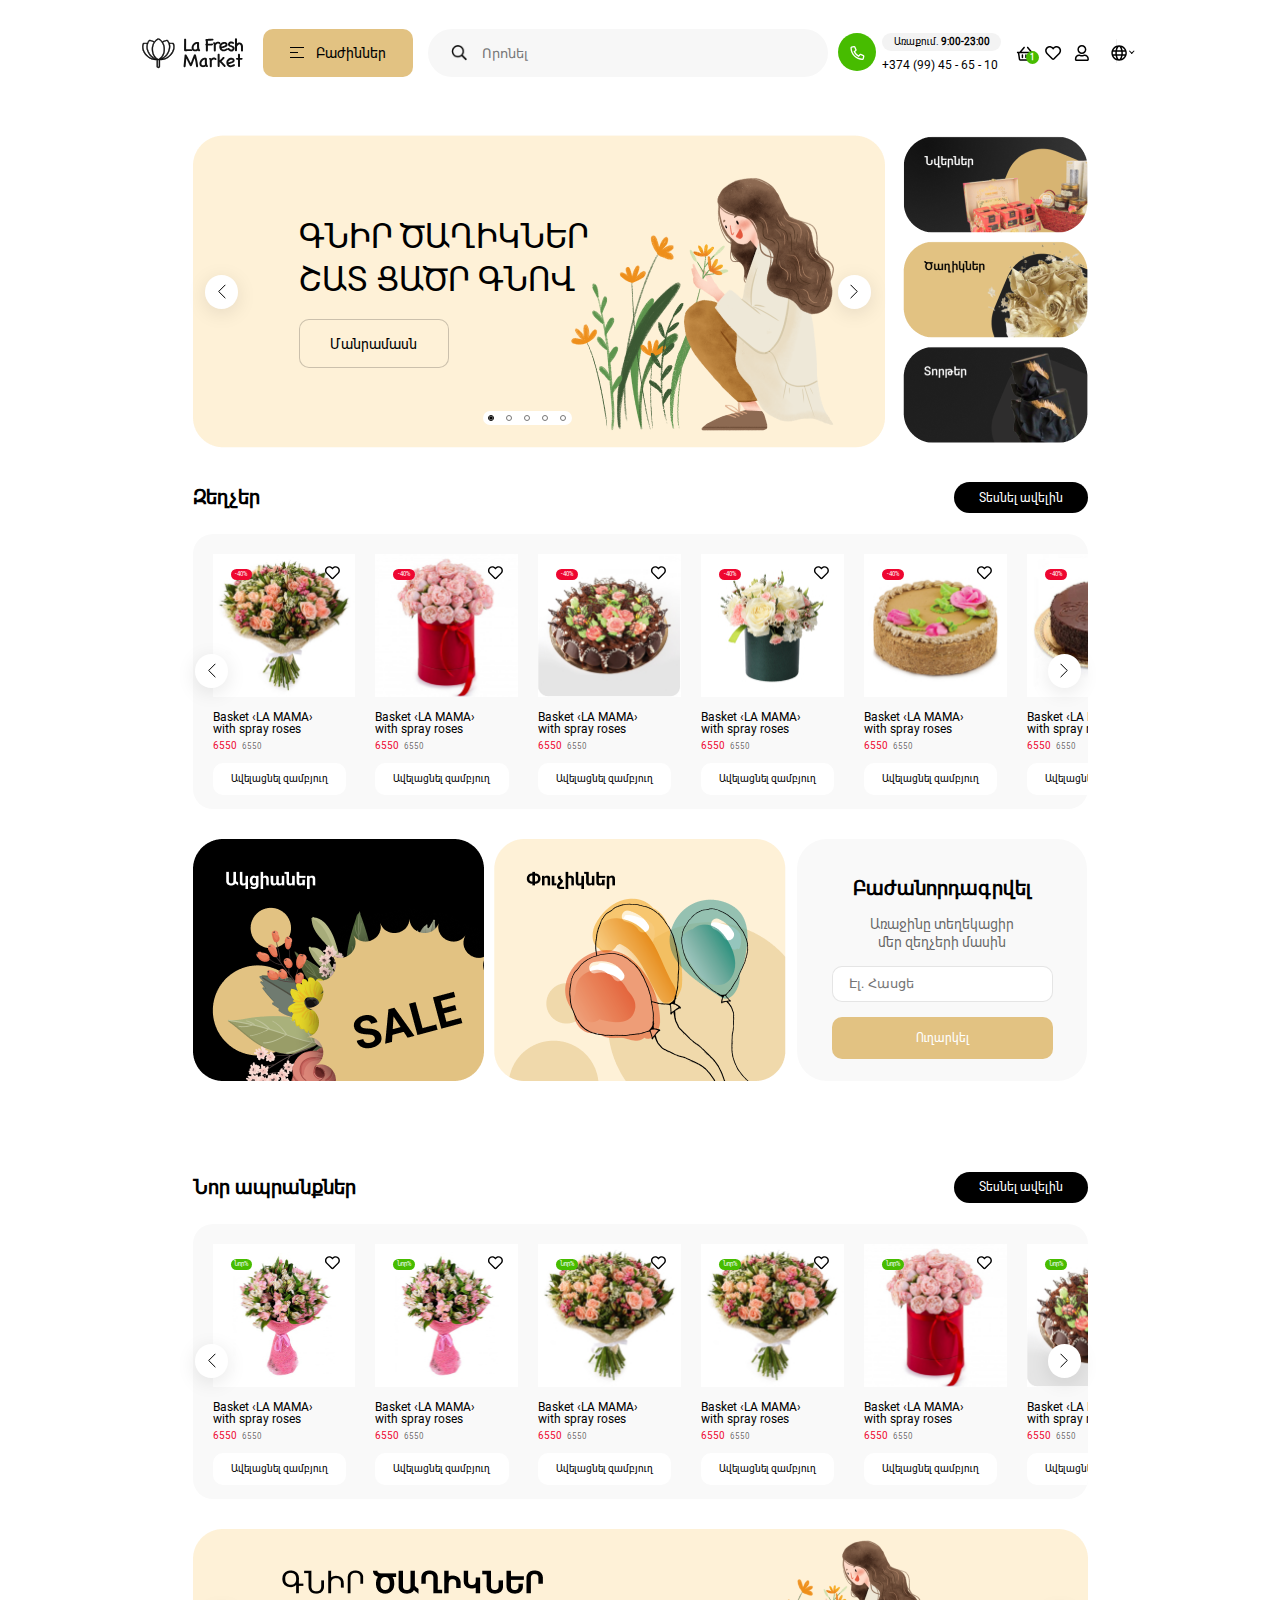
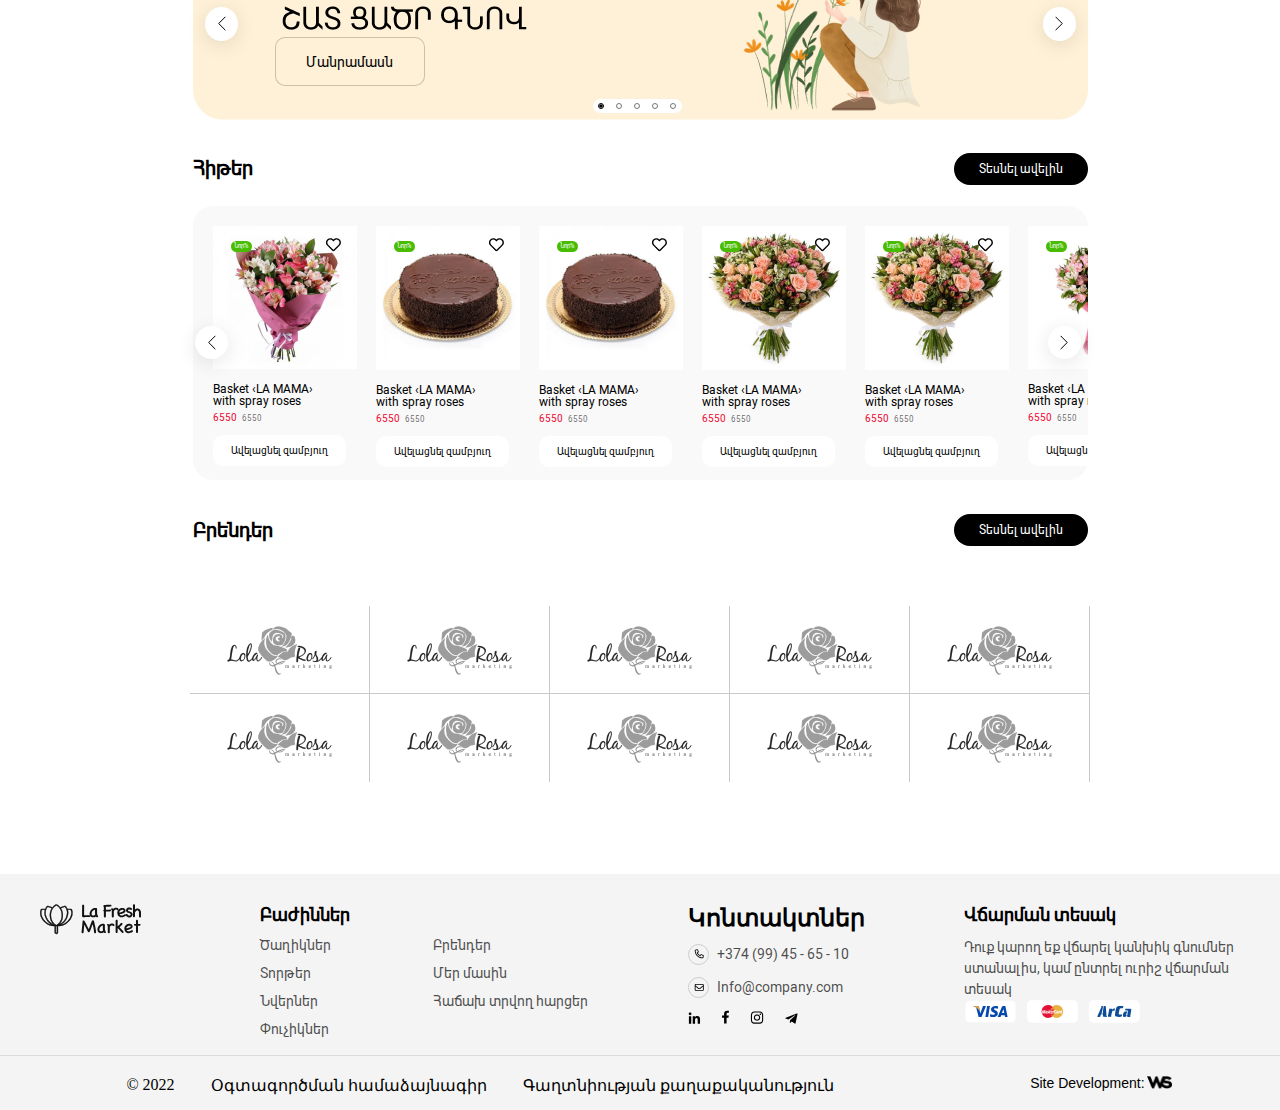
<file: shop/homepage.html>
<!DOCTYPE html>
<html lang="en">
<head>
    <meta charset="UTF-8">
    <meta http-equiv="X-UA-Compatible" content="IE=edge">
    <meta name="viewport" content="width=device-width, initial-scale=1.0">
    <title>Home</title>
    <link rel="stylesheet" href="./styles/homepage.css">
    <link rel="shortcut icon" href="./images/icons/favicon.ico" type="image/x-icon">
    
</head>
<body>
    <header>
        <a href="#"class="logo">
            <svg width="101" height="31" viewBox="0 0 101 31" fill="none" xmlns="http://www.w3.org/2000/svg">
                <path d="M49.4524 11.24C49.7409 11.3362 49.9538 11.4735 50.0911 11.6521C50.2422 11.8169 50.3178 11.9955 50.3178 12.1878C50.3178 12.3801 50.2354 12.5586 50.0705 12.7234C49.9194 12.8883 49.6859 13.005 49.37 13.0737C48.8481 13.0874 48.3193 13.0943 47.7836 13.0943C47.2617 13.108 46.7397 13.1149 46.2178 13.1149C45.7508 13.1286 45.2357 13.1355 44.6726 13.1355C44.1094 13.1355 43.5875 13.1492 43.1067 13.1767C42.4887 13.108 42.1453 12.7921 42.0766 12.229C42.0766 11.3224 42.0766 10.4296 42.0766 9.55059C42.0903 8.67153 42.0972 7.77874 42.0972 6.87221C42.1109 5.96568 42.1178 5.06602 42.1178 4.17323C42.1178 3.28043 42.1178 2.38077 42.1178 1.47424C42.1865 1.19954 42.3101 0.993508 42.4887 0.856155C42.6672 0.705067 42.8732 0.629523 43.1067 0.629523C43.3402 0.629523 43.5463 0.6982 43.7248 0.835553C43.9171 0.95917 44.0613 1.15146 44.1575 1.41243C44.1575 2.26402 44.1506 3.10874 44.1369 3.94659C44.1369 4.78445 44.1369 5.61543 44.1369 6.43955C44.1232 7.2774 44.1163 8.09465 44.1163 8.89129C44.1163 9.67421 44.1163 10.4846 44.1163 11.3224C44.5421 11.295 44.961 11.2881 45.3731 11.3018C45.7989 11.3018 46.2247 11.295 46.6504 11.2812C47.1037 11.2812 47.5638 11.2812 48.0308 11.2812C48.4978 11.2675 48.9717 11.2538 49.4524 11.24Z" fill="#111111"/>
                <path d="M58.0334 12.0435C58.1159 12.2496 58.1296 12.4487 58.0747 12.641C58.0334 12.8196 57.9373 12.9638 57.7862 13.0737C57.6489 13.1973 57.4703 13.266 57.2505 13.2797C57.0308 13.3072 56.7973 13.2591 56.55 13.1355C56.4402 13.0256 56.3303 12.9157 56.2204 12.8058C56.1242 12.6822 56.0418 12.5655 55.9732 12.4556C55.4787 12.8265 55.0117 13.06 54.5722 13.1561C54.1464 13.266 53.6794 13.3209 53.1712 13.3209C52.8003 13.3209 52.4363 13.2797 52.0792 13.1973C51.7358 13.1286 51.3856 12.9775 51.0285 12.744C50.5065 12.3732 50.1357 11.9337 49.9159 11.4255C49.6961 10.9172 49.5862 10.3816 49.5862 9.81843C49.5862 9.24154 49.6687 8.699 49.8335 8.1908C50.012 7.66885 50.2524 7.18812 50.5546 6.74859C50.8568 6.29533 51.2001 5.88327 51.5847 5.51242C51.9831 5.14156 52.4088 4.81192 52.8621 4.52348C52.9583 4.46853 53.0887 4.40673 53.2536 4.33805C53.4321 4.26937 53.6313 4.20756 53.8511 4.15262C54.0708 4.08395 54.2974 4.03587 54.5309 4.0084C54.7644 3.9672 54.9911 3.94659 55.2108 3.94659C55.6366 3.94659 56.0144 4.00153 56.344 4.11142C56.6874 4.20756 56.9346 4.4548 57.0857 4.85312C57.0857 5.26518 57.0857 5.60856 57.0857 5.88327C57.0857 6.15797 57.0788 6.39147 57.0651 6.58377C57.0651 6.76233 57.0651 6.91341 57.0651 7.03703C57.0651 7.16065 57.0651 7.2774 57.0651 7.38728C57.0651 7.86802 57.0788 8.36935 57.1063 8.89129C57.1338 9.3995 57.1819 9.90084 57.2505 10.3953C57.278 10.5464 57.3398 10.725 57.436 10.931C57.5458 11.137 57.6557 11.3224 57.7656 11.4873H57.745C57.8412 11.6383 57.9167 11.762 57.9716 11.8581C58.0403 11.9543 58.0609 12.0161 58.0334 12.0435ZM55.2521 10.5807C55.1422 10.1 55.0735 9.60553 55.046 9.09732C55.0186 8.57538 55.0048 8.06031 55.0048 7.5521C55.0048 7.19499 55.0117 6.87221 55.0254 6.58377C55.0392 6.29533 55.046 6.01375 55.046 5.73905C54.8125 5.76652 54.5722 5.82833 54.3249 5.92447C54.0914 6.02062 53.9266 6.0893 53.8304 6.1305C53.4596 6.29533 53.1231 6.52883 52.8209 6.831C52.5325 7.13318 52.2921 7.46969 52.0998 7.84055C51.9075 8.2114 51.7633 8.60285 51.6671 9.01491C51.5847 9.41323 51.5779 9.80469 51.6465 10.1893C51.6877 10.4915 51.7908 10.7456 51.9556 10.9516C52.1341 11.1439 52.3402 11.295 52.5737 11.4049C52.8072 11.501 53.0544 11.5491 53.3154 11.5491C53.5901 11.5491 53.8511 11.5079 54.0983 11.4255C54.4005 11.2469 54.7851 10.9653 55.2521 10.5807Z" fill="#111111"/>
                <path d="M65.903 12.3732C65.8892 12.7303 65.7725 12.9913 65.5527 13.1561C65.3467 13.3209 65.1201 13.4033 64.8728 13.4033C64.6256 13.4033 64.4058 13.3209 64.2135 13.1561C64.0212 13.005 63.9045 12.7715 63.8633 12.4556V7.42849C63.7122 7.33234 63.5817 7.21559 63.4718 7.07824C63.3757 6.92715 63.3276 6.77606 63.3276 6.62497C63.3276 6.30906 63.5062 6.05496 63.8633 5.86267V5.22397C63.8633 5.10036 63.8633 4.97674 63.8633 4.85312C63.877 4.71577 63.8839 4.57842 63.8839 4.44106C63.8839 4.029 63.8633 3.64442 63.8221 3.2873C63.7809 2.91645 63.6779 2.61427 63.513 2.38077C63.4444 2.20221 63.41 2.04426 63.41 1.9069C63.41 1.50858 63.6504 1.22701 64.1311 1.06219C64.7355 0.966038 65.3055 0.911096 65.8412 0.897361C66.3768 0.869891 66.9125 0.849288 67.4482 0.835553C67.9152 0.821817 68.3822 0.814949 68.8492 0.814949C69.3299 0.801214 69.8175 0.760008 70.312 0.691332C70.7103 0.691332 71.0056 0.773744 71.1979 0.938567C71.404 1.10339 71.507 1.30942 71.507 1.55665C71.507 1.76268 71.4314 1.95498 71.2803 2.13354C71.1292 2.29836 70.8957 2.42198 70.5798 2.50439C70.0854 2.57307 69.5772 2.61427 69.0552 2.62801C68.5333 2.64174 68.0045 2.65548 67.4688 2.66921C67.1529 2.66921 66.8713 2.66921 66.6241 2.66921C66.3768 2.66921 66.0953 2.68295 65.7794 2.71042C65.848 2.98512 65.8892 3.2667 65.903 3.55514C65.9167 3.84358 65.9236 4.13889 65.9236 4.44106C65.9236 4.55095 65.9167 4.66083 65.903 4.77071C65.903 4.88059 65.903 4.99047 65.903 5.10036V5.80086C66.6035 5.80086 67.3108 5.78025 68.0251 5.73905C68.7393 5.69784 69.3711 5.59483 69.9205 5.43C70.3189 5.43 70.621 5.51241 70.8271 5.67724C71.0468 5.84206 71.1567 6.04809 71.1567 6.29533C71.1567 6.5975 71.0262 6.83787 70.7653 7.01643C70.5043 7.18125 70.1678 7.31174 69.7557 7.40788C69.3437 7.4903 68.8835 7.54524 68.3753 7.57271C67.8809 7.58644 67.4001 7.59331 66.9331 7.59331H65.903V12.3732Z" fill="#111111"/>
                <path d="M71.7495 5.96568C71.4886 5.81459 71.3031 5.67037 71.1932 5.53302C71.0971 5.38193 71.049 5.22397 71.049 5.05915C71.049 4.82565 71.1383 4.62649 71.3169 4.46167C71.5092 4.29684 71.7564 4.21443 72.0586 4.21443C72.2646 4.21443 72.4981 4.26937 72.7591 4.37925C73.0338 4.48914 73.2604 4.61962 73.439 4.77071C73.8648 4.42733 74.2905 4.15262 74.7163 3.94659C75.1559 3.74056 75.616 3.63755 76.0967 3.63755C76.2341 3.63755 76.4401 3.67189 76.7148 3.74056C77.0033 3.80924 77.278 3.91912 77.5389 4.07021C77.8136 4.20756 78.054 4.39299 78.26 4.62649C78.4661 4.84625 78.5691 5.10722 78.5691 5.4094C78.5691 5.65664 78.4729 5.86266 78.2806 6.02749C78.1021 6.17858 77.8823 6.25412 77.6214 6.25412C77.4291 6.25412 77.2711 6.21291 77.1475 6.1305C77.0239 6.04809 76.9003 5.95194 76.7766 5.84206C76.6805 5.74591 76.5637 5.65664 76.4264 5.57422C76.3028 5.47808 76.186 5.43 76.0761 5.43C75.925 5.43 75.7465 5.48494 75.5405 5.59483C75.3344 5.70471 75.1284 5.83519 74.9224 5.98628C74.7163 6.13737 74.5103 6.30906 74.3043 6.50136C74.112 6.67991 73.9472 6.83787 73.8098 6.97522V12.3732C73.7961 12.7166 73.6793 12.9707 73.4596 13.1355C73.2535 13.3003 73.0338 13.3827 72.8003 13.3827C72.553 13.3827 72.3333 13.3003 72.141 13.1355C71.9487 12.9844 71.8319 12.7509 71.7907 12.435V5.98628L71.7495 5.96568Z" fill="#111111"/>
                <path d="M84.4452 10.4777C84.665 10.3953 84.8642 10.361 85.0427 10.3747C85.235 10.3884 85.393 10.4365 85.5166 10.5189C85.654 10.6013 85.757 10.7112 85.8256 10.8486C85.9081 10.9722 85.9493 11.1095 85.9493 11.2606C85.9493 11.4117 85.9012 11.5628 85.805 11.7139C85.7089 11.8512 85.5578 11.9817 85.3518 12.1053C84.7749 12.4487 84.1499 12.744 83.4769 12.9913C82.8176 13.2248 82.1515 13.3415 81.4784 13.3415C81.0801 13.3415 80.6749 13.2797 80.2629 13.1561C79.8508 13.0462 79.4662 12.8677 79.1091 12.6204C78.5322 12.1946 78.0789 11.6383 77.7493 10.9516C77.4334 10.2511 77.2754 9.53685 77.2754 8.80888C77.2754 8.09465 77.4128 7.40788 77.6875 6.74859C77.9759 6.0893 78.4292 5.55362 79.0473 5.14156C79.5418 4.79818 80.0774 4.52348 80.6543 4.31745C81.2312 4.11142 81.8287 4.0084 82.4468 4.0084C82.7764 4.0084 83.0992 4.04274 83.4151 4.11142C83.7173 4.18009 83.9989 4.30371 84.2598 4.48227C84.5208 4.64709 84.7474 4.85312 84.9397 5.10036C85.132 5.33386 85.2831 5.59483 85.393 5.88327C85.5029 6.17171 85.5578 6.46015 85.5578 6.74859C85.5578 6.94088 85.5372 7.12631 85.496 7.30487C85.4548 7.48343 85.3793 7.65512 85.2694 7.81994C85.0633 8.14959 84.7818 8.43803 84.4246 8.68526C84.0675 8.91876 83.6761 9.12479 83.2503 9.30335C82.8245 9.48191 82.385 9.633 81.9317 9.75662C81.4784 9.88023 81.0526 9.99012 80.6543 10.0863C80.2285 10.1961 79.9538 10.2648 79.8302 10.2923C79.7203 10.3198 79.6516 10.3335 79.6242 10.3335C79.8165 10.7318 80.0912 11.0477 80.4483 11.2812C80.8054 11.5147 81.2449 11.6109 81.7669 11.5697C82.2064 11.5422 82.6597 11.4186 83.1267 11.1988C83.6074 10.9653 84.0469 10.725 84.4452 10.4777ZM80.6543 6.33653C80.201 6.57003 79.8645 6.88594 79.6448 7.28427C79.425 7.66885 79.3014 8.10151 79.2739 8.58225C79.2739 8.58225 79.2808 8.58225 79.2945 8.58225C79.322 8.56851 79.3838 8.54791 79.4799 8.52044C79.5898 8.49297 79.7478 8.45176 79.9538 8.39682C80.1598 8.32815 80.4552 8.23887 80.8397 8.12899C80.9771 8.08778 81.1831 8.03284 81.4578 7.96416C81.7325 7.88175 82.0072 7.79247 82.2819 7.69632C82.5704 7.58644 82.8314 7.46282 83.0649 7.32547C83.3121 7.18812 83.4769 7.03703 83.5593 6.87221C83.5868 6.47388 83.4975 6.19918 83.2915 6.04809C83.0855 5.897 82.8382 5.82146 82.5498 5.82146C82.2339 5.82146 81.8974 5.88327 81.5402 6.00689C81.1831 6.11677 80.8878 6.22665 80.6543 6.33653Z" fill="#111111"/>
                <path d="M85.7468 11.4873C85.5545 11.0889 85.5476 10.7593 85.7262 10.4983C85.9185 10.2236 86.1932 10.0863 86.5503 10.0863C86.7838 10.0863 87.0379 10.1755 87.3126 10.3541C87.6011 10.7387 87.9444 11.0615 88.3428 11.3224C88.7411 11.5834 89.16 11.6727 89.5995 11.5903C89.8056 11.5491 89.9841 11.4735 90.1352 11.3636C90.3 11.24 90.4168 11.1027 90.4855 10.9516C90.5679 10.8005 90.6091 10.6357 90.6091 10.4571C90.6091 10.2786 90.561 10.1137 90.4649 9.96265C90.3413 9.77035 90.2039 9.61926 90.0528 9.50938C89.9155 9.3995 89.7644 9.31709 89.5995 9.26215C89.4485 9.20721 89.2974 9.166 89.1463 9.13853C89.0089 9.11106 88.8784 9.07672 88.7548 9.03551C88.5488 8.98057 88.3428 8.92563 88.1367 8.87069C87.9307 8.80201 87.7316 8.7196 87.5393 8.62346C87.347 8.52731 87.1615 8.41056 86.983 8.27321C86.8044 8.12212 86.6327 7.93669 86.4679 7.71693C86.3168 7.5109 86.2001 7.29113 86.1177 7.05763C86.0352 6.8104 85.994 6.58377 85.994 6.37774C85.994 6.0893 86.049 5.79399 86.1589 5.49181C86.2687 5.18964 86.413 4.91493 86.5915 4.6677C86.7838 4.40673 87.0036 4.18696 87.2508 4.0084C87.5118 3.81611 87.7865 3.68562 88.0749 3.61695C88.6518 3.46586 89.2493 3.44526 89.8674 3.55514C90.4992 3.66502 91.0624 3.85731 91.5568 4.13202C91.7491 4.26937 91.8933 4.41359 91.9895 4.56468C92.0856 4.71577 92.1337 4.85999 92.1337 4.99734C92.1337 5.16217 92.0856 5.31325 91.9895 5.45061C91.9071 5.57422 91.7903 5.67724 91.6392 5.75965C91.5019 5.84206 91.3371 5.88327 91.1448 5.88327C90.9662 5.88327 90.7739 5.82833 90.5679 5.71844C90.4031 5.63603 90.1696 5.56049 89.8674 5.49181C89.5789 5.4094 89.2905 5.38193 89.0021 5.4094C88.7136 5.42314 88.4733 5.51241 88.281 5.67724C88.0887 5.84206 88.0131 6.11677 88.0543 6.50136C88.1367 6.65244 88.2329 6.78293 88.3428 6.89281C88.4664 6.98896 88.5969 7.07137 88.7342 7.14005C88.8853 7.20872 89.0433 7.27053 89.2081 7.32547C89.3729 7.36668 89.5309 7.40788 89.682 7.44909C90.1078 7.57271 90.4992 7.71693 90.8563 7.88175C91.2134 8.03284 91.5225 8.22513 91.7835 8.45863C92.0444 8.69213 92.2436 8.97371 92.3809 9.30335C92.532 9.633 92.6076 10.0313 92.6076 10.4983C92.6076 10.8692 92.5252 11.2332 92.3603 11.5903C92.1955 11.9337 91.9758 12.2427 91.701 12.5174C91.4401 12.7921 91.1379 13.0119 90.7945 13.1767C90.4511 13.3415 90.1078 13.4239 89.7644 13.4239C88.9952 13.4239 88.2466 13.2522 87.5187 12.9089C86.7907 12.5655 86.2069 12.0916 85.7674 11.4873H85.7468Z" fill="#111111"/>
                <path d="M95.0047 12.3114C94.9773 12.641 94.8674 12.8883 94.6751 13.0531C94.4828 13.2179 94.2562 13.3003 93.9952 13.3003C93.7617 13.3003 93.5419 13.2248 93.3359 13.0737C93.1299 12.9226 93.0063 12.696 92.9651 12.3938V1.08279C93.0337 0.808082 93.1574 0.602053 93.3359 0.4647C93.5145 0.313611 93.7205 0.238068 93.954 0.238068C94.1875 0.238068 94.3935 0.306744 94.5721 0.444097C94.7644 0.567715 94.9086 0.760009 95.0047 1.02098V5.45061C95.6778 4.98361 96.2821 4.68143 96.8178 4.54408C97.3672 4.40672 97.9304 4.4342 98.5072 4.62649C98.933 4.75011 99.297 4.95614 99.5992 5.24458C99.9014 5.51928 100.149 5.84206 100.341 6.21291C100.547 6.57003 100.698 6.95462 100.794 7.36668C100.904 7.77874 100.966 8.17706 100.98 8.56165C100.98 9.20721 100.98 9.73601 100.98 10.1481C100.98 10.5601 100.98 10.9104 100.98 11.1988C100.98 11.4735 100.98 11.7002 100.98 11.8787C100.993 12.0573 101 12.229 101 12.3938C100.973 12.7234 100.863 12.9707 100.671 13.1355C100.492 13.3003 100.272 13.3827 100.011 13.3827C99.7778 13.3827 99.558 13.3072 99.352 13.1561C99.1459 13.005 99.0223 12.7715 98.9811 12.4556C98.9811 11.81 98.9811 11.1782 98.9811 10.5601C98.9811 9.92831 98.9742 9.28275 98.9605 8.62346C98.933 8.18393 98.8369 7.75813 98.6721 7.34607C98.521 6.93402 98.2669 6.61124 97.9098 6.37774C97.6351 6.3228 97.3741 6.33653 97.1268 6.41894C96.8933 6.50136 96.6599 6.63871 96.4264 6.831C96.1929 7.00956 95.9593 7.23619 95.7258 7.5109C95.4923 7.7856 95.252 8.07404 95.0047 8.37622V12.3114Z" fill="#111111"/>
                <path d="M56.1072 28.1162C56.0934 28.4733 55.9767 28.7343 55.7569 28.8991C55.5509 29.064 55.3243 29.1464 55.077 29.1464C54.8435 29.1464 54.6238 29.064 54.4177 28.8991C54.2117 28.7481 54.095 28.5077 54.0675 28.178C53.9988 27.5874 53.9164 26.9556 53.8203 26.2826C53.7378 25.6095 53.6417 24.9297 53.5318 24.2429C53.4219 23.5424 53.2915 22.8556 53.1404 22.1826C53.003 21.4958 52.8519 20.8503 52.6871 20.2459C52.4673 20.7679 52.2544 21.3035 52.0484 21.8529C51.8561 22.3886 51.6501 22.9449 51.4303 23.5218C51.1556 24.2635 50.8809 25.0052 50.6062 25.7469C50.3315 26.4886 50.0499 27.196 49.7615 27.869C49.5143 28.1437 49.2189 28.2811 48.8756 28.2811C48.6146 28.2811 48.333 28.1506 48.0308 27.8896L44.3017 20.5756C44.2468 21.1662 44.1918 21.7705 44.1369 22.3886C44.0819 22.993 44.027 23.6111 43.9721 24.2429L43.5806 28.4253C43.4707 28.7 43.3196 28.8991 43.1273 29.0228C42.9488 29.1601 42.7634 29.2288 42.5711 29.2288C42.3238 29.2288 42.0972 29.1464 41.8912 28.9816C41.6989 28.8167 41.589 28.5764 41.5615 28.2605L42.6123 17.2173C42.6535 16.9563 42.7702 16.7572 42.9625 16.6198C43.1548 16.4687 43.3746 16.3932 43.6218 16.3932C43.9789 16.3932 44.2742 16.558 44.5077 16.8876C44.8923 17.5607 45.27 18.268 45.6409 19.0097C46.0118 19.7377 46.3895 20.4794 46.7741 21.2349C47.1312 21.9491 47.4608 22.6153 47.763 23.2333C48.0789 23.8377 48.4154 24.4626 48.7725 25.1082C48.9786 24.5863 49.1846 24.0506 49.3906 23.5012C49.5967 22.9518 49.8096 22.3886 50.0293 21.8117C50.3452 20.9602 50.6611 20.1154 50.9771 19.2776C51.3067 18.4397 51.6364 17.6362 51.966 16.867C52.1858 16.4962 52.5017 16.3108 52.9137 16.3108C53.1198 16.3108 53.3121 16.3794 53.4906 16.5168C53.6829 16.6404 53.8203 16.8327 53.9027 17.0937C54.1499 17.9315 54.3834 18.8106 54.6032 19.7308C54.8367 20.6511 55.0496 21.5851 55.2419 22.5328C55.4479 23.4806 55.6196 24.4283 55.7569 25.376C55.908 26.3238 56.0248 27.2372 56.1072 28.1162Z" fill="#111111"/>
                <path d="M65.8435 27.8484C65.9259 28.0544 65.9396 28.2536 65.8847 28.4459C65.8435 28.6244 65.7473 28.7687 65.5963 28.8785C65.4589 29.0022 65.2803 29.0708 65.0606 29.0846C64.8408 29.112 64.6073 29.064 64.3601 28.9404C64.2502 28.8305 64.1403 28.7206 64.0304 28.6107C63.9343 28.4871 63.8519 28.3703 63.7832 28.2605C63.2887 28.6313 62.8217 28.8648 62.3822 28.961C61.9564 29.0708 61.4894 29.1258 60.9812 29.1258C60.6104 29.1258 60.2464 29.0846 59.8892 29.0022C59.5459 28.9335 59.1956 28.7824 58.8385 28.5489C58.3166 28.178 57.9457 27.7385 57.7259 27.2303C57.5062 26.7221 57.3963 26.1864 57.3963 25.6233C57.3963 25.0464 57.4787 24.5039 57.6435 23.9956C57.8221 23.4737 58.0625 22.993 58.3646 22.5534C58.6668 22.1002 59.0102 21.6881 59.3948 21.3173C59.7931 20.9464 60.2189 20.6168 60.6722 20.3283C60.7683 20.2734 60.8988 20.2116 61.0636 20.1429C61.2422 20.0742 61.4413 20.0124 61.6611 19.9575C61.8809 19.8888 62.1075 19.8407 62.341 19.8133C62.5745 19.7721 62.8011 19.7515 63.0209 19.7515C63.4467 19.7515 63.8244 19.8064 64.1541 19.9163C64.4974 20.0124 64.7447 20.2597 64.8958 20.658C64.8958 21.07 64.8958 21.4134 64.8958 21.6881C64.8958 21.9628 64.8889 22.1963 64.8752 22.3886C64.8752 22.5672 64.8752 22.7183 64.8752 22.8419C64.8752 22.9655 64.8752 23.0823 64.8752 23.1921C64.8752 23.6729 64.8889 24.1742 64.9164 24.6961C64.9438 25.2044 64.9919 25.7057 65.0606 26.2002C65.0881 26.3513 65.1499 26.5298 65.246 26.7358C65.3559 26.9419 65.4658 27.1273 65.5757 27.2921H65.5551C65.6512 27.4432 65.7267 27.5668 65.7817 27.663C65.8504 27.7591 65.871 27.8209 65.8435 27.8484ZM63.0621 26.3856C62.9522 25.9049 62.8835 25.4104 62.8561 24.9022C62.8286 24.3802 62.8149 23.8652 62.8149 23.357C62.8149 22.9998 62.8217 22.6771 62.8355 22.3886C62.8492 22.1002 62.8561 21.8186 62.8561 21.5439C62.6226 21.5714 62.3822 21.6332 62.135 21.7293C61.9015 21.8255 61.7366 21.8942 61.6405 21.9354C61.2696 22.1002 60.9331 22.3337 60.631 22.6359C60.3425 22.938 60.1021 23.2745 59.9099 23.6454C59.7176 24.0163 59.5733 24.4077 59.4772 24.8198C59.3948 25.2181 59.3879 25.6095 59.4566 25.9941C59.4978 26.2963 59.6008 26.5504 59.7656 26.7564C59.9442 26.9487 60.1502 27.0998 60.3837 27.2097C60.6172 27.3059 60.8645 27.3539 61.1254 27.3539C61.4001 27.3539 61.6611 27.3127 61.9083 27.2303C62.2105 27.0517 62.5951 26.7702 63.0621 26.3856Z" fill="#111111"/>
                <path d="M67.7378 21.7705C67.4768 21.6194 67.2914 21.4752 67.1815 21.3379C67.0854 21.1868 67.0373 21.0288 67.0373 20.864C67.0373 20.6305 67.1266 20.4313 67.3051 20.2665C67.4974 20.1017 67.7447 20.0193 68.0468 20.0193C68.2529 20.0193 68.4864 20.0742 68.7473 20.1841C69.022 20.294 69.2487 20.4245 69.4272 20.5756C69.853 20.2322 70.2788 19.9575 70.7046 19.7515C71.1441 19.5454 71.6043 19.4424 72.085 19.4424C72.2224 19.4424 72.4284 19.4767 72.7031 19.5454C72.9915 19.6141 73.2662 19.724 73.5272 19.8751C73.8019 20.0124 74.0423 20.1978 74.2483 20.4313C74.4543 20.6511 74.5574 20.9121 74.5574 21.2143C74.5574 21.4615 74.4612 21.6675 74.2689 21.8323C74.0904 21.9834 73.8706 22.059 73.6096 22.059C73.4173 22.059 73.2594 22.0178 73.1358 21.9354C73.0121 21.8529 72.8885 21.7568 72.7649 21.6469C72.6688 21.5508 72.552 21.4615 72.4147 21.3791C72.291 21.2829 72.1743 21.2349 72.0644 21.2349C71.9133 21.2349 71.7348 21.2898 71.5287 21.3997C71.3227 21.5096 71.1167 21.6401 70.9106 21.7911C70.7046 21.9422 70.4986 22.1139 70.2926 22.3062C70.1003 22.4848 69.9354 22.6427 69.7981 22.7801V28.178C69.7844 28.5214 69.6676 28.7755 69.4478 28.9404C69.2418 29.1052 69.022 29.1876 68.7885 29.1876C68.5413 29.1876 68.3215 29.1052 68.1293 28.9404C67.937 28.7893 67.8202 28.5558 67.779 28.2399V21.7911L67.7378 21.7705Z" fill="#111111"/>
                <path d="M77.6441 28.0132C77.6304 28.3429 77.5274 28.5901 77.3351 28.7549C77.1428 28.9197 76.9161 29.0022 76.6552 29.0022C76.4217 29.0022 76.2019 28.9266 75.9959 28.7755C75.7899 28.6244 75.6662 28.3978 75.625 28.0956V16.5168C75.6937 16.2283 75.8173 16.0155 75.9959 15.8781C76.1744 15.727 76.3805 15.6515 76.614 15.6515C76.8475 15.6515 77.0535 15.7201 77.2321 15.8575C77.4244 15.9811 77.5617 16.1803 77.6441 16.455V22.1826C77.9326 22.004 78.1935 21.8186 78.427 21.6263C78.6743 21.4203 78.9146 21.2005 79.1481 20.967C79.3954 20.7198 79.6426 20.4519 79.8898 20.1635C80.1508 19.8751 80.4392 19.5592 80.7552 19.2158C80.9062 19.0922 81.0505 19.0097 81.1878 18.9685C81.3389 18.9136 81.4831 18.8861 81.6205 18.8861C81.8952 18.8861 82.1218 18.9685 82.3004 19.1334C82.4789 19.2982 82.5682 19.4973 82.5682 19.7308C82.5682 19.9506 82.4721 20.191 82.2798 20.4519C81.799 21.0151 81.3458 21.5096 80.92 21.9354C80.4942 22.3612 80.0341 22.7595 79.5396 23.1303L83.3099 27.3333C83.5297 27.6767 83.6396 27.9377 83.6396 28.1162C83.6396 28.3497 83.5503 28.5558 83.3717 28.7343C83.2069 28.8991 82.9871 28.9816 82.7124 28.9816C82.5613 28.9816 82.4103 28.9541 82.2592 28.8991C82.1218 28.8442 81.9845 28.7481 81.8471 28.6107L80.3637 26.9625C79.9516 26.4817 79.5465 26.0216 79.1481 25.5821C78.7635 25.1425 78.3377 24.6755 77.8707 24.1811C77.8295 24.2085 77.7952 24.2292 77.7677 24.2429C77.7403 24.2429 77.6991 24.2566 77.6441 24.2841V28.0132Z" fill="#111111"/>
                <path d="M91.5211 26.2826C91.7409 26.2002 91.9401 26.1658 92.1186 26.1796C92.3109 26.1933 92.4689 26.2414 92.5925 26.3238C92.7298 26.4062 92.8328 26.5161 92.9015 26.6534C92.9839 26.777 93.0251 26.9144 93.0251 27.0655C93.0251 27.2166 92.9771 27.3677 92.8809 27.5188C92.7848 27.6561 92.6337 27.7866 92.4277 27.9102C91.8508 28.2536 91.2258 28.5489 90.5528 28.7961C89.8935 29.0296 89.2273 29.1464 88.5543 29.1464C88.156 29.1464 87.7508 29.0846 87.3387 28.961C86.9267 28.8511 86.5421 28.6725 86.185 28.4253C85.6081 27.9995 85.1548 27.4432 84.8252 26.7564C84.5093 26.0559 84.3513 25.3417 84.3513 24.6137C84.3513 23.8995 84.4887 23.2127 84.7634 22.5534C85.0518 21.8942 85.5051 21.3585 86.1232 20.9464C86.6176 20.603 87.1533 20.3283 87.7302 20.1223C88.3071 19.9163 88.9046 19.8133 89.5226 19.8133C89.8523 19.8133 90.1751 19.8476 90.491 19.9163C90.7932 19.985 91.0747 20.1086 91.3357 20.2871C91.5967 20.4519 91.8233 20.658 92.0156 20.9052C92.2079 21.1387 92.359 21.3997 92.4689 21.6881C92.5787 21.9766 92.6337 22.265 92.6337 22.5534C92.6337 22.7457 92.6131 22.9312 92.5719 23.1097C92.5307 23.2883 92.4551 23.46 92.3452 23.6248C92.1392 23.9544 91.8576 24.2429 91.5005 24.4901C91.1434 24.7236 90.752 24.9296 90.3262 25.1082C89.9004 25.2868 89.4608 25.4379 89.0076 25.5615C88.5543 25.6851 88.1285 25.795 87.7302 25.8911C87.3044 26.001 87.0297 26.0697 86.9061 26.0971C86.7962 26.1246 86.7275 26.1384 86.7 26.1384C86.8923 26.5367 87.167 26.8526 87.5242 27.0861C87.8813 27.3196 88.3208 27.4157 88.8427 27.3745C89.2823 27.3471 89.7355 27.2234 90.2025 27.0037C90.6833 26.7702 91.1228 26.5298 91.5211 26.2826ZM87.7302 22.1414C87.2769 22.3749 86.9404 22.6908 86.7206 23.0891C86.5009 23.4737 86.3773 23.9064 86.3498 24.3871C86.3498 24.3871 86.3567 24.3871 86.3704 24.3871C86.3979 24.3734 86.4597 24.3528 86.5558 24.3253C86.6657 24.2978 86.8237 24.2566 87.0297 24.2017C87.2357 24.133 87.531 24.0437 87.9156 23.9338C88.053 23.8926 88.259 23.8377 88.5337 23.769C88.8084 23.6866 89.0831 23.5973 89.3578 23.5012C89.6463 23.3913 89.9072 23.2677 90.1407 23.1303C90.388 22.993 90.5528 22.8419 90.6352 22.6771C90.6627 22.2787 90.5734 22.004 90.3674 21.8529C90.1613 21.7019 89.9141 21.6263 89.6257 21.6263C89.3097 21.6263 88.9732 21.6881 88.6161 21.8117C88.259 21.9216 87.9637 22.0315 87.7302 22.1414Z" fill="#111111"/>
                <path d="M94.9534 21.6881C94.61 21.6332 94.3491 21.5233 94.1705 21.3585C94.0057 21.1937 93.9233 21.0014 93.9233 20.7816C93.9233 20.5618 94.0125 20.3558 94.1911 20.1635C94.3834 19.9712 94.665 19.8751 95.0358 19.8751H95.9836V16.7228C96.0522 16.4344 96.1758 16.2215 96.3544 16.0841C96.5467 15.933 96.7596 15.8575 96.9931 15.8575C97.2129 15.8575 97.4189 15.9262 97.6112 16.0635C97.8035 16.1871 97.934 16.3863 98.0026 16.661V19.8751H99.8157C100.118 19.9575 100.338 20.0811 100.475 20.2459C100.626 20.4107 100.702 20.5893 100.702 20.7816C100.702 21.2211 100.386 21.5233 99.7539 21.6881H98.0026V25.4791C98.0026 25.9049 98.0026 26.3306 98.0026 26.7564C98.0164 27.1822 98.0232 27.608 98.0232 28.0338C98.0232 28.3772 97.9134 28.6313 97.6936 28.7961C97.4738 28.961 97.2472 29.0434 97.0137 29.0434C96.7802 29.0434 96.5604 28.9678 96.3544 28.8167C96.1621 28.6656 96.0454 28.4321 96.0042 28.1162C96.0042 27.5943 95.9973 27.0586 95.9836 26.5092C95.9836 25.9461 95.9836 25.3898 95.9836 24.8404V21.6881H94.9534Z" fill="#111111"/>
                <path d="M3.96725 17.4039C7.74929 21.3903 11.784 22.0927 14.1567 22.0927C14.3635 22.0927 14.5543 22.0868 14.7347 22.0774V28.4991C14.7347 28.891 14.905 29.2669 15.2081 29.544C15.5112 29.8211 15.9223 29.9768 16.351 29.9768C16.7797 29.9768 17.1908 29.8211 17.4939 29.544C17.797 29.2669 17.9673 28.891 17.9673 28.4991V22.0759C18.1488 22.0848 18.3444 22.0912 18.5507 22.0912C20.9142 22.0912 24.9462 21.3908 28.7331 17.4044C30.6662 15.4776 31.9376 13.0742 32.3896 10.4926C32.6501 8.93625 32.512 7.34588 31.9861 5.84663C31.9042 5.64011 31.7656 5.45626 31.5838 5.31267C31.4019 5.16908 31.1828 5.07055 30.9474 5.0265C29.7992 4.84214 28.6259 4.83033 27.4735 4.99153C27.1097 4.05583 26.5936 3.1757 25.9424 2.38089C25.7894 2.20871 25.5909 2.07499 25.3658 1.99234C25.1406 1.9097 24.8961 1.88085 24.6553 1.90851C23.1117 2.12289 21.6321 2.62286 20.3071 3.37786C19.4371 2.25281 18.3225 1.30403 17.0331 0.59088C16.8252 0.480775 16.5893 0.422791 16.3491 0.422791C16.1089 0.422791 15.873 0.480775 15.6652 0.59088C14.3764 1.30391 13.2627 2.25275 12.3939 3.37786C11.0648 2.61993 9.57938 2.12027 8.02998 1.90999C7.79012 1.88414 7.54702 1.91483 7.32381 1.99915C7.1006 2.08348 6.9047 2.21862 6.75475 2.39173C6.10178 3.18271 5.58255 4.05893 5.21446 4.99103C4.06046 4.83106 2.88565 4.8442 1.73628 5.02995C1.50234 5.07668 1.2854 5.17748 1.1062 5.32269C0.926993 5.46791 0.791498 5.65271 0.712653 5.85944C0.190548 7.35399 0.0539099 8.93874 0.313438 10.4896C0.764374 13.0718 2.03489 15.4761 3.96725 17.4039ZM16.351 28.9917C16.2081 28.9917 16.0711 28.9398 15.97 28.8474C15.869 28.755 15.8122 28.6297 15.8122 28.4991V22.0769C16.1709 22.1019 16.5313 22.1007 16.8898 22.0735V28.4991C16.8898 28.6297 16.833 28.755 16.732 28.8474C16.6309 28.9398 16.4939 28.9917 16.351 28.9917ZM30.7319 5.99145C30.7841 6.00014 30.8331 6.02078 30.8743 6.05144C30.9155 6.0821 30.9475 6.12179 30.9673 6.16681C31.438 7.51858 31.5597 8.95168 31.3229 10.3537C30.8987 12.7465 29.716 14.9729 27.9212 16.7571C25.416 19.3929 22.8252 20.4746 20.7628 20.8819C22.8607 19.8185 25.2404 17.8728 26.8895 14.2923C28.1082 11.6585 28.6324 8.73557 27.8054 5.94121C28.778 5.82065 29.765 5.8376 30.7319 5.99145ZM24.7835 2.88528C24.8395 2.87784 24.8967 2.88291 24.9501 2.90007C25.0035 2.91722 25.0515 2.94595 25.0901 2.9838C25.7275 3.76143 26.2211 4.62937 26.5512 5.55306C26.5537 5.64883 26.5864 5.74189 26.6455 5.82102C27.5613 8.4883 27.0937 11.3236 25.8966 13.9091C24.011 18.0078 21.12 19.7953 18.9704 20.5751C20.7763 18.99 22.8537 16.1178 22.8537 11.2654C22.9189 8.79186 22.242 6.34919 20.8964 4.20243C22.0819 3.52848 23.404 3.08047 24.7835 2.88528ZM16.2039 1.44599C16.2475 1.42145 16.2977 1.40846 16.3488 1.40846C16.4 1.40846 16.4502 1.42145 16.4938 1.44599C17.7997 2.16939 18.9058 3.1581 19.7263 4.33542H19.729C19.7418 4.34802 19.7553 4.36003 19.7694 4.37138L19.7586 4.37975C21.1525 6.44492 21.8539 8.83826 21.7762 11.264C21.7762 17.4975 18.138 20.1761 16.553 21.0499C16.5155 21.0764 16.473 21.0962 16.4275 21.1085C16.3537 21.1215 16.2773 21.1132 16.2088 21.0849C14.9696 20.4194 10.9258 17.7447 10.9258 11.264C10.9258 6.32 13.3625 2.96114 16.2039 1.44599ZM7.59898 3.00005C7.63408 2.95841 7.68051 2.9259 7.73363 2.90577C7.78676 2.88563 7.84472 2.87857 7.90176 2.88528C9.2875 3.0763 10.616 3.52382 11.8061 4.20045C10.4602 6.34732 9.78313 8.79017 9.84827 11.264C9.84827 16.1158 11.9833 19.0121 13.7515 20.58C11.6639 19.8195 8.71096 18.0447 6.80486 13.9091C4.71935 9.404 5.51401 5.49592 7.59898 3.00005ZM1.72982 6.17961C1.74679 6.13438 1.7759 6.09377 1.81449 6.0615C1.85309 6.02923 1.89992 6.00633 1.9507 5.9949C2.92196 5.83969 3.91356 5.82208 4.89067 5.94269C4.82279 6.18454 4.76137 6.42344 4.71235 6.66086C4.23875 9.24801 4.62166 11.9055 5.81194 14.2923C7.47183 17.8925 9.88975 19.8352 11.9629 20.8878C9.89191 20.4834 7.29081 19.4032 4.78077 16.7581C2.98511 14.9727 1.80214 12.7446 1.37855 10.3502C1.14267 8.95385 1.26289 7.52652 1.72982 6.17961Z" fill="#111111"/>
                <path fill-rule="evenodd" clip-rule="evenodd" d="M15.5779 0.42765C15.8129 0.303121 16.0786 0.238068 16.3483 0.238068C16.618 0.238068 16.8837 0.303121 17.1187 0.42765L17.1216 0.429206C18.3842 1.12747 19.4829 2.04864 20.3538 3.1394C21.6638 2.41603 23.1165 1.93562 24.6291 1.72555L24.6334 1.72495C24.9025 1.69402 25.176 1.72624 25.4286 1.81893C25.6811 1.91163 25.9055 2.06226 26.0796 2.25818L26.0846 2.26373C26.7164 3.03489 27.2237 3.88552 27.5911 4.78935C28.7153 4.64612 29.8573 4.66451 30.9759 4.84411L30.9806 4.84487C31.2443 4.89423 31.4913 5.00493 31.6974 5.16769C31.9036 5.33052 32.0625 5.54045 32.157 5.7785L32.1597 5.78544C32.6958 7.31387 32.8366 8.93579 32.571 10.5231L32.5708 10.5244C32.112 13.1444 30.8223 15.5813 28.8645 17.5334C25.0356 21.5629 20.9515 22.2759 18.5499 22.2759C18.4117 22.2759 18.2784 22.2731 18.1511 22.2686V28.4991C18.1511 28.9456 17.957 29.3701 17.6177 29.6803C17.2789 29.99 16.8227 30.1615 16.3502 30.1615C15.8776 30.1615 15.4214 29.99 15.0827 29.6803C14.7434 29.3701 14.5492 28.9456 14.5492 28.4991V22.2704C14.4241 22.2748 14.2935 22.2774 14.1558 22.2774C11.7451 22.2774 7.65821 21.5624 3.83417 17.5328C1.87704 15.5796 0.588279 13.1419 0.130648 10.5214L0.130423 10.5201C-0.134268 8.93837 0.00516654 7.32218 0.537444 5.79851L0.539167 5.79358C0.63011 5.55513 0.785711 5.34397 0.989077 5.17918C1.19235 5.01445 1.43701 4.9012 1.69927 4.8488L1.70596 4.84747C2.82603 4.66646 3.96983 4.64694 5.09595 4.78912C5.46741 3.88863 5.97782 3.04171 6.61148 2.27413L6.61427 2.27075C6.78515 2.07346 7.00703 1.92104 7.2577 1.82635C7.50834 1.73167 7.78061 1.69741 8.04895 1.72633L8.054 1.72688C9.57255 1.93297 11.0312 2.41313 12.3454 3.1393C13.2152 2.04852 14.3131 1.12738 15.5749 0.429245L15.5779 0.42765ZM15.7523 0.753335C14.4854 1.45452 13.3917 2.38674 12.5392 3.49074L12.4411 3.61788L12.3015 3.53831C10.9943 2.7928 9.53243 2.30075 8.0069 2.09337C7.79633 2.07106 7.58329 2.09826 7.38826 2.17194C7.1932 2.24563 7.02376 2.36289 6.89493 2.51106C6.25467 3.287 5.74597 4.1459 5.38544 5.05887L5.3321 5.19393L5.18827 5.17399C4.05363 5.0167 2.8985 5.02945 1.76839 5.21173C1.56402 5.25309 1.37598 5.34115 1.22166 5.4662C1.06731 5.59128 0.952193 5.74883 0.885311 5.92291C0.374189 7.38738 0.240613 8.93956 0.494684 10.4585C0.938886 13.0013 2.19046 15.3712 4.09688 17.2731L4.10048 17.2767C7.84001 21.2183 11.8216 21.908 14.1558 21.908C14.3591 21.908 14.5466 21.9021 14.7244 21.8929L14.9186 21.8829V28.4991C14.9186 28.8364 15.065 29.1636 15.3319 29.4077C15.5994 29.6522 15.9654 29.7921 16.3502 29.7921C16.7349 29.7921 17.1009 29.6522 17.3684 29.4077C17.6353 29.1636 17.7817 28.8364 17.7817 28.4991V21.882L17.9754 21.8914C18.1549 21.9002 18.3473 21.9065 18.5499 21.9065C20.8749 21.9065 24.854 21.2188 28.5984 17.2771L28.6019 17.2735C30.5089 15.3727 31.7614 13.0038 32.2067 10.4616C32.4617 8.93762 32.3268 7.38027 31.8123 5.91143C31.7427 5.73775 31.625 5.5812 31.4685 5.45764C31.3115 5.33367 31.121 5.24743 30.9149 5.20848C29.7857 5.02742 28.6316 5.01592 27.4983 5.17445L27.3535 5.19471L27.3005 5.05845C26.9444 4.14248 26.4391 3.28022 25.8011 2.50089C25.6695 2.35373 25.4979 2.23789 25.3013 2.16574C25.1041 2.09337 24.8894 2.06777 24.6777 2.09177C23.1576 2.30316 21.7013 2.79557 20.3977 3.53834L20.2583 3.61778L20.1601 3.49084C19.3064 2.38687 18.2119 1.45467 16.9444 0.753353C16.7641 0.658149 16.5585 0.607497 16.3483 0.607497C16.1381 0.607497 15.9325 0.658143 15.7523 0.753335ZM16.348 1.59317C16.3278 1.59317 16.309 1.59835 16.2937 1.60694L16.29 1.60901C13.5116 3.09062 11.1097 6.38509 11.1097 11.2639C11.1097 17.6334 15.0676 20.2602 16.2859 20.9171C16.3173 20.9286 16.3522 20.9325 16.3866 20.9278C16.4085 20.921 16.4284 20.9112 16.4457 20.899L16.4541 20.8931L16.463 20.8881C18.0118 20.0343 21.5907 17.4077 21.5907 11.2639V11.258C21.6666 8.88672 20.9858 6.54554 19.6296 4.52013L19.5739 4.44103C18.7702 3.28779 17.6857 2.31786 16.4034 1.60756L16.4023 1.60694C16.3871 1.59835 16.3682 1.59317 16.348 1.59317ZM20.0066 4.42033C21.3574 6.4829 22.0366 8.85851 21.9601 11.2669C21.959 17.5775 18.2747 20.3089 16.6495 21.2072C16.5962 21.2432 16.537 21.27 16.4748 21.2868L16.4668 21.289L16.4587 21.2904C16.3507 21.3094 16.2386 21.2975 16.1373 21.2555L16.1287 21.252L16.1205 21.2476C14.8495 20.565 10.7402 17.8395 10.7402 11.2639C10.7402 6.25583 13.211 2.83297 16.1145 1.28386C16.1859 1.24414 16.2667 1.22374 16.348 1.22374C16.43 1.22374 16.5112 1.24443 16.583 1.28471M19.8611 4.20703C19.8684 4.21408 19.8762 4.22088 19.8843 4.22739L20.0664 4.3738L20.0066 4.42033M24.8927 3.07592C24.8658 3.06727 24.8366 3.06456 24.8077 3.0683C23.5157 3.25122 22.2754 3.65953 21.1543 4.26989C22.4504 6.40566 23.1016 8.82132 23.0376 11.2679C23.037 15.5536 21.4335 18.3227 19.8029 20.0314C21.7734 19.1162 24.1192 17.3288 25.728 13.8319C26.9084 11.2824 27.3627 8.50717 26.4785 5.90598C26.4146 5.81162 26.376 5.70317 26.3674 5.58999C26.0459 4.69983 25.5688 3.86233 24.954 3.11015C24.9375 3.09566 24.9168 3.08366 24.8927 3.07592ZM24.7584 2.70217C24.8413 2.69114 24.9261 2.6986 25.0058 2.7242C25.0855 2.74981 25.1587 2.79318 25.2186 2.85191L25.2258 2.85894L25.2321 2.8667C25.8826 3.66031 26.3869 4.54674 26.7243 5.49089L26.7342 5.5187L26.735 5.54824C26.7365 5.60462 26.7557 5.66101 26.7927 5.71055L26.81 5.73371L26.8193 5.76102C27.7554 8.48708 27.2734 11.3731 26.0635 13.9864C24.1537 18.1375 21.22 19.9552 19.0326 20.7487L18.8477 20.4362C20.6199 18.8807 22.6682 16.0568 22.6682 11.2654V11.2606C22.7324 8.82424 22.0659 6.41726 20.7391 4.30052L20.6367 4.13714L20.8043 4.04184C22.0104 3.35616 23.3548 2.90076 24.7568 2.70238L24.7584 2.70217ZM7.87783 3.06855C7.85042 3.06557 7.82289 3.06915 7.79828 3.07848C7.77338 3.08792 7.75354 3.1024 7.7396 3.11884C5.70514 5.55454 4.91323 9.38489 6.97166 13.8315C8.59472 17.353 10.9829 19.1357 12.9251 20.0386C11.3101 18.3374 9.66334 15.5509 9.66272 11.2664C9.59877 8.8196 10.2503 6.40378 11.5466 4.26791C10.4213 3.65538 9.1754 3.24768 7.87783 3.06855ZM7.66733 2.73303C7.74851 2.70226 7.83637 2.69168 7.92253 2.70183L7.92616 2.70226C9.33463 2.89641 10.6857 3.35138 11.8966 4.03987L12.0642 4.13518L11.9618 4.29856C10.6347 6.4154 9.96793 8.82256 10.0321 11.2591L10.0322 11.2639C10.0322 16.0535 12.1369 18.9022 13.8732 20.4418L13.6875 20.7535C11.5635 19.9798 8.5671 18.1755 6.63634 13.9865C4.52394 9.42323 5.32117 5.43765 7.45639 2.88162C7.51266 2.81488 7.58612 2.76382 7.66733 2.73303ZM28.0417 6.10023C28.7982 8.88535 28.257 11.7747 27.0565 14.3696C25.6911 17.3341 23.8278 19.195 22.028 20.3652C23.7936 19.8017 25.815 18.7041 27.7865 16.6299L27.7901 16.6261C29.5588 14.8677 30.7226 12.6757 31.1401 10.3223C31.371 8.95445 31.2531 7.55626 30.7952 6.23647C30.7885 6.22353 30.778 6.21064 30.7631 6.19957C30.7464 6.18713 30.7252 6.17781 30.7013 6.17374C29.8227 6.03402 28.9272 6.00936 28.0417 6.10023ZM27.7819 5.75789C28.7716 5.6352 29.7761 5.65244 30.7601 5.80902L30.7614 5.80923C30.8417 5.82259 30.9183 5.8545 30.9838 5.90329C31.0494 5.95214 31.1022 6.01674 31.1355 6.09221L31.1385 6.09902L31.141 6.10606C31.6218 7.48699 31.7463 8.95156 31.5042 10.3844L31.504 10.3859C31.073 12.817 29.872 15.0767 28.0525 16.8863C25.5194 19.5506 22.8939 20.6491 20.7978 21.0631L20.6785 20.7172C22.7433 19.6705 25.091 17.7538 26.7209 14.215C27.9272 11.6081 28.4379 8.73225 27.6275 5.99362L27.5656 5.78469L27.7819 5.75789ZM1.98586 6.1762C1.96467 6.18166 1.9464 6.19128 1.93216 6.20319C1.91756 6.2154 1.90795 6.22933 1.90254 6.24292C1.44658 7.55967 1.32938 8.95435 1.55974 10.3187C1.97652 12.6738 3.14049 14.8675 4.91018 16.6271L4.91399 16.6309C6.895 18.7185 8.9296 19.8171 10.7059 20.3775C8.9105 19.2142 7.01943 17.353 5.64455 14.3722C4.43769 11.9509 4.04909 9.25374 4.52982 6.62759L4.53057 6.62348C4.56643 6.44986 4.60866 6.27612 4.65482 6.10202C3.76615 6.01103 2.86748 6.03592 1.98586 6.1762ZM1.92073 5.81249C2.90913 5.65454 3.91816 5.63662 4.91247 5.75935L5.12576 5.78568L5.06769 5.99259C5.00067 6.23137 4.94062 6.46512 4.89284 6.69617C4.42713 9.24276 4.80402 11.859 5.97641 14.2098L5.97893 14.2149C7.61923 17.7726 10.0047 19.6868 12.0457 20.7231L11.9266 21.0691C9.82183 20.6581 7.18596 19.5611 4.6478 16.8872C2.82741 15.0764 1.62619 12.815 1.19583 10.3824L1.19559 10.381C0.954506 8.95381 1.07744 7.4951 1.55446 6.1191L1.55599 6.1147C1.58464 6.03833 1.63315 5.97165 1.69517 5.91979C1.75711 5.868 1.83089 5.83233 1.90932 5.81468L1.92073 5.81249ZM17.0736 21.8742V28.4991C17.0736 28.6843 16.993 28.8582 16.8558 28.9837C16.7191 29.1087 16.537 29.1764 16.3502 29.1764C16.1634 29.1764 15.9813 29.1087 15.8446 28.9837C15.7073 28.8582 15.6267 28.6843 15.6267 28.4991V21.8789L15.8243 21.8926C16.174 21.917 16.5253 21.9159 16.8749 21.8893L17.0736 21.8742ZM15.9961 22.2723V28.4991C15.9961 28.5751 16.029 28.6518 16.0939 28.7111C16.1592 28.7708 16.2512 28.8069 16.3502 28.8069C16.4491 28.8069 16.5411 28.7708 16.6065 28.7111C16.6713 28.6518 16.7042 28.5751 16.7042 28.4991V22.2701C16.4684 22.2819 16.232 22.2826 15.9961 22.2723Z" fill="#111111"/>
                </svg>
        </a>
        <nav>
            <details >
                <summary class="section">                
                    <div class="icon">
                        <div class="bars"></div>
                        <div class="central"></div>
                        <div class="bars"></div>
                    </div>
                    <h2>Բաժիններ</h2>
                </summary>
                <div class="dropDown">
                    <a href="./catalog.html">Փուչիկներ</a>
                    <a href="#">Նվերներ</a>
                    <a href="#">Տորթեր</a>
                    <a href="#">Ծաղոկներ</a>
                    <a href="#">Ակցիաներ</a>
                </div>
            </details>
            <form action="#" class="form">
                <div class="search">
                  <input type="text" placeholder="Որոնել">
                </div>
              </form>
        </nav>
        <div class="contact">
            <div class="phone">
                <svg width="15" height="15" viewBox="0 0 15 15" fill="none" xmlns="http://www.w3.org/2000/svg">
                    <path d="M13.6664 9.98534L10.8731 8.80779C10.7362 8.75302 10.5719 8.69825 10.3802 8.69825C9.99681 8.69825 9.64081 8.88994 9.42173 9.16379L8.51803 10.2592C7.06663 9.46502 5.91647 8.31486 5.1223 6.86346L6.2177 5.95976C6.49155 5.74068 6.68324 5.38468 6.68324 5.00129C6.68324 4.8096 6.62847 4.64529 6.5737 4.50837L5.39615 1.71511C5.20446 1.27695 4.73892 0.948334 4.2186 0.948334C4.13645 0.948334 4.0543 0.975719 3.94476 1.0031L1.37058 1.57819C0.822882 1.71511 0.412109 2.20804 0.412109 2.8105C0.412109 9.54718 5.8617 14.9968 12.571 14.9694C13.1735 14.9694 13.6664 14.5586 13.8033 14.0109L14.3784 11.4367C14.4058 11.3272 14.4332 11.245 14.4332 11.1629C14.4332 10.6426 14.1045 10.177 13.6664 9.98534ZM12.5162 13.6823C6.5737 13.6549 1.75397 8.80779 1.72658 2.86527L4.19122 2.29019L5.34138 4.97391L3.47921 6.50746C4.7663 9.21856 6.16293 10.6152 8.87403 11.9023L10.4076 10.0401L13.0913 11.1903L12.5162 13.6823Z" fill="white"/>
                </svg>
            </div>
            <div class="Info">
                <p>Առաքում. <span>9:00-23:00</span></p>
                <a>+374 (99) 45 - 65 - 10</a>
            </div>
        </div>
        <a href="#" class="shoppingCart">
            <svg width="19" height="15" viewBox="0 0 19 15" fill="none" xmlns="http://www.w3.org/2000/svg">
                <path d="M18.5498 5.63206H16.2686L12.2373 0.91331C11.9561 0.60081 11.4873 0.56956 11.1748 0.81956C10.8623 1.10081 10.8311 1.56956 11.0811 1.88206L14.2998 5.63206H5.51855L8.7373 1.88206C8.9873 1.56956 8.95605 1.10081 8.64355 0.81956C8.33105 0.56956 7.8623 0.60081 7.58105 0.91331L3.5498 5.63206H1.2998C1.08105 5.63206 0.924805 5.81956 0.924805 6.00706V6.75706C0.924805 6.97581 1.08105 7.13206 1.2998 7.13206H1.8623L2.7373 13.3508C2.83105 14.1008 3.45605 14.6321 4.20605 14.6321H15.6123C16.3623 14.6321 16.9873 14.1008 17.0811 13.3508L17.9561 7.13206H18.5498C18.7373 7.13206 18.9248 6.97581 18.9248 6.75706V6.00706C18.9248 5.81956 18.7373 5.63206 18.5498 5.63206ZM15.6123 13.1321H4.20605L3.39355 7.13206H16.4248L15.6123 13.1321ZM10.6748 8.88206C10.6748 8.47581 10.3311 8.13206 9.9248 8.13206C9.4873 8.13206 9.1748 8.47581 9.1748 8.88206V11.3821C9.1748 11.8196 9.4873 12.1321 9.9248 12.1321C10.3311 12.1321 10.6748 11.8196 10.6748 11.3821V8.88206ZM14.1748 8.88206C14.1748 8.47581 13.8311 8.13206 13.4248 8.13206C12.9873 8.13206 12.6748 8.47581 12.6748 8.88206V11.3821C12.6748 11.8196 12.9873 12.1321 13.4248 12.1321C13.8311 12.1321 14.1748 11.8196 14.1748 11.3821V8.88206ZM7.1748 8.88206C7.1748 8.47581 6.83105 8.13206 6.4248 8.13206C5.9873 8.13206 5.6748 8.47581 5.6748 8.88206V11.3821C5.6748 11.8196 5.9873 12.1321 6.4248 12.1321C6.83105 12.1321 7.1748 11.8196 7.1748 11.3821V8.88206Z" fill="black"/>
            </svg>
            <span>1</span>
            <p>2 000 ֏</p>        
        </a>
        <div class="personal">
            <div class="favourites">
                <svg width="17" height="15" viewBox="0 0 17 15" fill="none" xmlns="http://www.w3.org/2000/svg">
                <path d="M14.4448 1.03386C12.6323 -0.497391 9.8511 -0.278641 8.13235 1.50261C6.38235 -0.278641 3.6011 -0.497391 1.7886 1.03386C-0.555153 3.00261 -0.211403 6.22136 1.4761 7.94011L6.94485 13.5339C7.25735 13.8464 7.6636 14.0339 8.13235 14.0339C8.56985 14.0339 8.9761 13.8464 9.2886 13.5339L14.7886 7.94011C16.4448 6.22136 16.7886 3.00261 14.4448 1.03386ZM13.6948 6.87761L8.2261 12.4714C8.1636 12.5339 8.1011 12.5339 8.00735 12.4714L2.5386 6.87761C1.38235 5.72136 1.1636 3.53386 2.75735 2.19011C3.9761 1.15886 5.8511 1.31511 7.0386 2.50261L8.13235 3.62761L9.2261 2.50261C10.3823 1.31511 12.2573 1.15886 13.4761 2.15886C15.0698 3.53386 14.8511 5.72136 13.6948 6.87761Z" fill="black"/>
                </svg>
            </div>
            <div class="user">
                <details>
                    <summary>                
                        <svg width="15" height="17" viewBox="0 0 15 17" fill="none" xmlns="http://www.w3.org/2000/svg">
                        <path d="M10.6582 9.52325C9.75195 9.52325 9.3457 10.0233 7.87695 10.0233C6.37695 10.0233 5.9707 9.52325 5.06445 9.52325C2.75195 9.52325 0.876953 11.4295 0.876953 13.742V14.5233C0.876953 15.367 1.5332 16.0233 2.37695 16.0233H13.377C14.1895 16.0233 14.877 15.367 14.877 14.5233V13.742C14.877 11.4295 12.9707 9.52325 10.6582 9.52325ZM13.377 14.5233H2.37695V13.742C2.37695 12.242 3.56445 11.0233 5.06445 11.0233C5.5332 11.0233 6.25195 11.5233 7.87695 11.5233C9.4707 11.5233 10.1895 11.0233 10.6582 11.0233C12.1582 11.0233 13.377 12.242 13.377 13.742V14.5233ZM7.87695 9.02325C10.3457 9.02325 12.377 7.02325 12.377 4.52325C12.377 2.0545 10.3457 0.0232544 7.87695 0.0232544C5.37695 0.0232544 3.37695 2.0545 3.37695 4.52325C3.37695 7.02325 5.37695 9.02325 7.87695 9.02325ZM7.87695 1.52325C9.50195 1.52325 10.877 2.89825 10.877 4.52325C10.877 6.1795 9.50195 7.52325 7.87695 7.52325C6.2207 7.52325 4.87695 6.1795 4.87695 4.52325C4.87695 2.89825 6.2207 1.52325 7.87695 1.52325Z" fill="black"/>
                        </svg>
                    </summary>
                    <div class="dropDown">
                        <p class="register">Registration</p>
                        <p class="logIn">Log In</p>
                        <p class="forgot">Forgot Password</p>
                    </div>
                </details>
            </div>
            <div class="globe">
                <details>
                    <summary>                
                        <svg width="16" height="16" viewBox="0 0 16 16" fill="none" xmlns="http://www.w3.org/2000/svg">
                            <path d="M8.104 0.273254C3.82275 0.273254 0.354004 3.742 0.354004 8.02325C0.354004 12.3045 3.82275 15.7733 8.104 15.7733C12.3853 15.7733 15.854 12.3045 15.854 8.02325C15.854 3.742 12.3853 0.273254 8.104 0.273254ZM13.6978 5.27325H11.604C11.3853 4.14825 11.0415 3.14825 10.604 2.33575C11.9478 2.9295 13.0415 3.96075 13.6978 5.27325ZM8.104 1.77325C8.6665 1.77325 9.604 3.08575 10.0728 5.27325H6.104C6.57275 3.08575 7.51025 1.77325 8.104 1.77325ZM1.854 8.02325C1.854 7.617 1.88525 7.1795 1.979 6.77325H4.38525C4.354 7.21075 4.354 7.617 4.354 8.02325C4.354 8.46075 4.354 8.867 4.38525 9.27325H1.979C1.88525 8.89825 1.854 8.46075 1.854 8.02325ZM2.479 10.7733H4.57275C4.7915 11.9295 5.13525 12.9295 5.57275 13.742C4.229 13.1483 3.13525 12.0858 2.479 10.7733ZM4.57275 5.27325H2.479C3.13525 3.96075 4.229 2.9295 5.57275 2.33575C5.13525 3.14825 4.7915 4.14825 4.57275 5.27325ZM8.104 14.2733C7.51025 14.2733 6.57275 12.992 6.104 10.7733H10.0728C9.604 12.992 8.6665 14.2733 8.104 14.2733ZM10.2915 9.27325H5.88525C5.854 8.89825 5.854 8.46075 5.854 8.02325C5.854 7.58575 5.854 7.1795 5.88525 6.77325H10.2915C10.3228 7.1795 10.354 7.58575 10.354 8.02325C10.354 8.46075 10.3228 8.89825 10.2915 9.27325ZM10.604 13.742C11.0415 12.9295 11.3853 11.9295 11.604 10.7733H13.6978C13.0415 12.0858 11.9478 13.1483 10.604 13.742ZM11.7915 9.27325C11.8228 8.867 11.854 8.46075 11.854 8.02325C11.854 7.617 11.8228 7.21075 11.7915 6.77325H14.229C14.2915 7.1795 14.354 7.617 14.354 8.02325C14.354 8.46075 14.2915 8.89825 14.229 9.27325H11.7915Z" fill="black"/>
                        </svg>
                    </summary>
                    <div class="dropDown">
                        <p >EN</p>
                        <p>HY</p>
                    </div>
                </details>
            </div>
                
        </div>
    </header>
    <div class="cartBlock">
        <div class="cartContainer">
            <div class="cartCart">
                <h2>Զամբյուղ</h2>
                <div class="cart">
                </div>
                <div class="order">
                    <a href="./cart.html"><button>Զամբյուղը դատարկ է</button></a>
                </div>
            </div>
        </div>
    </div>
    <div class="bannerBlock">
        <div class="banner">
            <div class="bannerImg">
                <img src="./images/Group 5778.png" alt="img">
                <img src="./images/Group 5778.png" alt="img">
                <img src="./images/Group 5778.png" alt="img">
                <img src="./images/Group 5778.png" alt="img">
                <img src="./images/Group 5778.png" alt="img">
            </div>
            <button class="bannerKeyDown">
                <svg width="9" height="15" viewBox="0 0 9 15" fill="none" xmlns="http://www.w3.org/2000/svg">
                <path d="M8.08214 1.09222L1.67432 7.50004L8.08214 13.9079" stroke="black" stroke-linecap="round"/>
                </svg>
                </button>
            <div class="textBox">
                <h1>Գնիր ծաղիկներ
                    շատ ցածր գնով
                </h1>
                <button>Մանրամասն</button>
            </div>
            <div class="switch">
                <input type="radio" checked id="radio1"  name="radioBtn">
                <input type="radio" id="radio2" name="radioBtn">
                <input type="radio" id="radio3" name="radioBtn">
                <input type="radio" id="radio4" name="radioBtn">
                <input type="radio" id="radio5" name="radioBtn">
            </div>
            <button class="bannerKeyUp">
                <svg width="8" height="15" viewBox="0 0 8 15" fill="none" xmlns="http://www.w3.org/2000/svg">
                <path d="M0.850969 1.09222L7.25879 7.50004L0.850969 13.9079" stroke="black" stroke-linecap="round"/>
                </svg>
                </button>
            
        </div>
        <div  class="promo">
            <a href="#">
                <img src="./images/Rectangle 10.png" alt="img">
            </a>
            <a href="#">
                <img src="./images/Rectangle 8.png" alt="img">
            </a>
            <a href="#">
                <img src="./images/Rectangle 16.png" alt="img">
            </a>
        </div>
    </div>
    <div class="salesBlock">
        <div class="salesPromo">
            <h2>Զեղչեր</h2>
            <button><a href="#">Տեսնել ավելին</a></button>
        </div>
        <div class="salesContainer">
            <div class="sales">
                <button class="arrowKeyDown"><svg width="9" height="15" viewBox="0 0 9 15" fill="none" xmlns="http://www.w3.org/2000/svg">
                    <path d="M8.08214 1.09222L1.67432 7.50004L8.08214 13.9079" stroke="black" stroke-linecap="round"/>
                    </svg></button>
                <div class="salesList"></div>
                <button class="arrowKeyUp">                <svg width="8" height="15" viewBox="0 0 8 15" fill="none" xmlns="http://www.w3.org/2000/svg">
                    <path d="M0.850969 1.09222L7.25879 7.50004L0.850969 13.9079" stroke="black" stroke-linecap="round"/>
                    </svg></button>
            </div>

        </div>
        <div class="offers">
            <a href="#">
                <img src="./images/Frame 5044.png" alt="img">
            </a>
            <a href="#">
                <img src="./images/Frame 5045.png" alt="img">
            </a>
            <div class="subscribe">
                <h2>Բաժանորդագրվել</h2>
                <p>Առաջինը տեղեկացիր մեր զեղչերի մասին</p>
                <input type="mail" placeholder="Էլ. Հասցե">
                <button>Ուղարկել</button>
            </div>
        </div>
    </div>
    <div class="newProductBlock">
        <div class="newProductPromo">
            <h2>Նոր ապրանքներ</h2>
            <button><a href="#">Տեսնել ավելին</a></button>
        </div>
        <div class="newProductContainer">
            <div class="newProducts">
                <button class="arrowKeyDown"><svg width="9" height="15" viewBox="0 0 9 15" fill="none" xmlns="http://www.w3.org/2000/svg">
                    <path d="M8.08214 1.09222L1.67432 7.50004L8.08214 13.9079" stroke="black" stroke-linecap="round"/>
                    </svg></button>
                <div class="newProductList"></div>
                <button class="arrowKeyUp">                <svg width="8" height="15" viewBox="0 0 8 15" fill="none" xmlns="http://www.w3.org/2000/svg">
                    <path d="M0.850969 1.09222L7.25879 7.50004L0.850969 13.9079" stroke="black" stroke-linecap="round"/>
                    </svg></button>

            </div>
        </div>
    </div>
    <div class="lowerBannerBlock">
        <div class="lowerBanner">
            <div class="bannerImg">
                <img src="./images/Group 5779(1).png" alt="img">
                <img src="./images/Group 5779(1).png" alt="img">
                <img src="./images/Group 5779(1).png" alt="img">
                <img src="./images/Group 5779(1).png" alt="img">
                <img src="./images/Group 5779(1).png" alt="img">
            </div>
            <button class="bannerKeyDown"><svg width="9" height="15" viewBox="0 0 9 15" fill="none" xmlns="http://www.w3.org/2000/svg">
                <path d="M8.08214 1.09222L1.67432 7.50004L8.08214 13.9079" stroke="black" stroke-linecap="round"/>
                </svg></button>
            <div class="textBox">
                <button>Մանրամասն</button>
            </div>
            <div class="switch">
                <input type="radio" checked name="radioBtnBottom">
                <input type="radio" name="radioBtnBottom">
                <input type="radio" name="radioBtnBottom">
                <input type="radio" name="radioBtnBottom">
                <input type="radio" name="radioBtnBottom">
    
            </div>
            <button class="bannerKeyUp">                <svg width="8" height="15" viewBox="0 0 8 15" fill="none" xmlns="http://www.w3.org/2000/svg">
                <path d="M0.850969 1.09222L7.25879 7.50004L0.850969 13.9079" stroke="black" stroke-linecap="round"/>
                </svg></button>
            
        </div>
    </div>
    <div class="hitsBlock">
        <div class="hitsPromo">
            <h2>Հիթեր</h2>
            <button><a href="#">Տեսնել ավելին</a></button>    
        </div>
        <div class="hitsContainer">
            <div class="hits">
                <button class="arrowKeyDown"><svg width="9" height="15" viewBox="0 0 9 15" fill="none" xmlns="http://www.w3.org/2000/svg">
                    <path d="M8.08214 1.09222L1.67432 7.50004L8.08214 13.9079" stroke="black" stroke-linecap="round"/>
                    </svg></button>
                <div class="hitList">
                </div>
                <button class="arrowKeyUp">                <svg width="8" height="15" viewBox="0 0 8 15" fill="none" xmlns="http://www.w3.org/2000/svg">
                    <path d="M0.850969 1.09222L7.25879 7.50004L0.850969 13.9079" stroke="black" stroke-linecap="round"/>
                    </svg></button>    
            </div>
        </div>
    </div>
    <div class="brandsBlock">
        <div class="brandsPromo">
            <h2>Բրենդեր</h2>
            <button><a href="#">Տեսնել ավելին</a></button>
        </div>
            <div class="brandsContainer">
                <div class="brandList"></div>
            </div>
    </div>
    <footer>
        <div class="footerContainer">
            <a href="#" class="logo">
                <svg width="101" height="31" viewBox="0 0 101 31" fill="none" xmlns="http://www.w3.org/2000/svg">
                    <path d="M49.4524 11.24C49.7409 11.3362 49.9538 11.4735 50.0911 11.6521C50.2422 11.8169 50.3178 11.9955 50.3178 12.1878C50.3178 12.3801 50.2354 12.5586 50.0705 12.7234C49.9194 12.8883 49.6859 13.005 49.37 13.0737C48.8481 13.0874 48.3193 13.0943 47.7836 13.0943C47.2617 13.108 46.7397 13.1149 46.2178 13.1149C45.7508 13.1286 45.2357 13.1355 44.6726 13.1355C44.1094 13.1355 43.5875 13.1492 43.1067 13.1767C42.4887 13.108 42.1453 12.7921 42.0766 12.229C42.0766 11.3224 42.0766 10.4296 42.0766 9.55059C42.0903 8.67153 42.0972 7.77874 42.0972 6.87221C42.1109 5.96568 42.1178 5.06602 42.1178 4.17323C42.1178 3.28043 42.1178 2.38077 42.1178 1.47424C42.1865 1.19954 42.3101 0.993508 42.4887 0.856155C42.6672 0.705067 42.8732 0.629523 43.1067 0.629523C43.3402 0.629523 43.5463 0.6982 43.7248 0.835553C43.9171 0.95917 44.0613 1.15146 44.1575 1.41243C44.1575 2.26402 44.1506 3.10874 44.1369 3.94659C44.1369 4.78445 44.1369 5.61543 44.1369 6.43955C44.1232 7.2774 44.1163 8.09465 44.1163 8.89129C44.1163 9.67421 44.1163 10.4846 44.1163 11.3224C44.5421 11.295 44.961 11.2881 45.3731 11.3018C45.7989 11.3018 46.2247 11.295 46.6504 11.2812C47.1037 11.2812 47.5638 11.2812 48.0308 11.2812C48.4978 11.2675 48.9717 11.2538 49.4524 11.24Z" fill="#111111"/>
                    <path d="M58.0334 12.0435C58.1159 12.2496 58.1296 12.4487 58.0747 12.641C58.0334 12.8196 57.9373 12.9638 57.7862 13.0737C57.6489 13.1973 57.4703 13.266 57.2505 13.2797C57.0308 13.3072 56.7973 13.2591 56.55 13.1355C56.4402 13.0256 56.3303 12.9157 56.2204 12.8058C56.1242 12.6822 56.0418 12.5655 55.9732 12.4556C55.4787 12.8265 55.0117 13.06 54.5722 13.1561C54.1464 13.266 53.6794 13.3209 53.1712 13.3209C52.8003 13.3209 52.4363 13.2797 52.0792 13.1973C51.7358 13.1286 51.3856 12.9775 51.0285 12.744C50.5065 12.3732 50.1357 11.9337 49.9159 11.4255C49.6961 10.9172 49.5862 10.3816 49.5862 9.81843C49.5862 9.24154 49.6687 8.699 49.8335 8.1908C50.012 7.66885 50.2524 7.18812 50.5546 6.74859C50.8568 6.29533 51.2001 5.88327 51.5847 5.51242C51.9831 5.14156 52.4088 4.81192 52.8621 4.52348C52.9583 4.46853 53.0887 4.40673 53.2536 4.33805C53.4321 4.26937 53.6313 4.20756 53.8511 4.15262C54.0708 4.08395 54.2974 4.03587 54.5309 4.0084C54.7644 3.9672 54.9911 3.94659 55.2108 3.94659C55.6366 3.94659 56.0144 4.00153 56.344 4.11142C56.6874 4.20756 56.9346 4.4548 57.0857 4.85312C57.0857 5.26518 57.0857 5.60856 57.0857 5.88327C57.0857 6.15797 57.0788 6.39147 57.0651 6.58377C57.0651 6.76233 57.0651 6.91341 57.0651 7.03703C57.0651 7.16065 57.0651 7.2774 57.0651 7.38728C57.0651 7.86802 57.0788 8.36935 57.1063 8.89129C57.1338 9.3995 57.1819 9.90084 57.2505 10.3953C57.278 10.5464 57.3398 10.725 57.436 10.931C57.5458 11.137 57.6557 11.3224 57.7656 11.4873H57.745C57.8412 11.6383 57.9167 11.762 57.9716 11.8581C58.0403 11.9543 58.0609 12.0161 58.0334 12.0435ZM55.2521 10.5807C55.1422 10.1 55.0735 9.60553 55.046 9.09732C55.0186 8.57538 55.0048 8.06031 55.0048 7.5521C55.0048 7.19499 55.0117 6.87221 55.0254 6.58377C55.0392 6.29533 55.046 6.01375 55.046 5.73905C54.8125 5.76652 54.5722 5.82833 54.3249 5.92447C54.0914 6.02062 53.9266 6.0893 53.8304 6.1305C53.4596 6.29533 53.1231 6.52883 52.8209 6.831C52.5325 7.13318 52.2921 7.46969 52.0998 7.84055C51.9075 8.2114 51.7633 8.60285 51.6671 9.01491C51.5847 9.41323 51.5779 9.80469 51.6465 10.1893C51.6877 10.4915 51.7908 10.7456 51.9556 10.9516C52.1341 11.1439 52.3402 11.295 52.5737 11.4049C52.8072 11.501 53.0544 11.5491 53.3154 11.5491C53.5901 11.5491 53.8511 11.5079 54.0983 11.4255C54.4005 11.2469 54.7851 10.9653 55.2521 10.5807Z" fill="#111111"/>
                    <path d="M65.903 12.3732C65.8892 12.7303 65.7725 12.9913 65.5527 13.1561C65.3467 13.3209 65.1201 13.4033 64.8728 13.4033C64.6256 13.4033 64.4058 13.3209 64.2135 13.1561C64.0212 13.005 63.9045 12.7715 63.8633 12.4556V7.42849C63.7122 7.33234 63.5817 7.21559 63.4718 7.07824C63.3757 6.92715 63.3276 6.77606 63.3276 6.62497C63.3276 6.30906 63.5062 6.05496 63.8633 5.86267V5.22397C63.8633 5.10036 63.8633 4.97674 63.8633 4.85312C63.877 4.71577 63.8839 4.57842 63.8839 4.44106C63.8839 4.029 63.8633 3.64442 63.8221 3.2873C63.7809 2.91645 63.6779 2.61427 63.513 2.38077C63.4444 2.20221 63.41 2.04426 63.41 1.9069C63.41 1.50858 63.6504 1.22701 64.1311 1.06219C64.7355 0.966038 65.3055 0.911096 65.8412 0.897361C66.3768 0.869891 66.9125 0.849288 67.4482 0.835553C67.9152 0.821817 68.3822 0.814949 68.8492 0.814949C69.3299 0.801214 69.8175 0.760008 70.312 0.691332C70.7103 0.691332 71.0056 0.773744 71.1979 0.938567C71.404 1.10339 71.507 1.30942 71.507 1.55665C71.507 1.76268 71.4314 1.95498 71.2803 2.13354C71.1292 2.29836 70.8957 2.42198 70.5798 2.50439C70.0854 2.57307 69.5772 2.61427 69.0552 2.62801C68.5333 2.64174 68.0045 2.65548 67.4688 2.66921C67.1529 2.66921 66.8713 2.66921 66.6241 2.66921C66.3768 2.66921 66.0953 2.68295 65.7794 2.71042C65.848 2.98512 65.8892 3.2667 65.903 3.55514C65.9167 3.84358 65.9236 4.13889 65.9236 4.44106C65.9236 4.55095 65.9167 4.66083 65.903 4.77071C65.903 4.88059 65.903 4.99047 65.903 5.10036V5.80086C66.6035 5.80086 67.3108 5.78025 68.0251 5.73905C68.7393 5.69784 69.3711 5.59483 69.9205 5.43C70.3189 5.43 70.621 5.51241 70.8271 5.67724C71.0468 5.84206 71.1567 6.04809 71.1567 6.29533C71.1567 6.5975 71.0262 6.83787 70.7653 7.01643C70.5043 7.18125 70.1678 7.31174 69.7557 7.40788C69.3437 7.4903 68.8835 7.54524 68.3753 7.57271C67.8809 7.58644 67.4001 7.59331 66.9331 7.59331H65.903V12.3732Z" fill="#111111"/>
                    <path d="M71.7495 5.96568C71.4886 5.81459 71.3031 5.67037 71.1932 5.53302C71.0971 5.38193 71.049 5.22397 71.049 5.05915C71.049 4.82565 71.1383 4.62649 71.3169 4.46167C71.5092 4.29684 71.7564 4.21443 72.0586 4.21443C72.2646 4.21443 72.4981 4.26937 72.7591 4.37925C73.0338 4.48914 73.2604 4.61962 73.439 4.77071C73.8648 4.42733 74.2905 4.15262 74.7163 3.94659C75.1559 3.74056 75.616 3.63755 76.0967 3.63755C76.2341 3.63755 76.4401 3.67189 76.7148 3.74056C77.0033 3.80924 77.278 3.91912 77.5389 4.07021C77.8136 4.20756 78.054 4.39299 78.26 4.62649C78.4661 4.84625 78.5691 5.10722 78.5691 5.4094C78.5691 5.65664 78.4729 5.86266 78.2806 6.02749C78.1021 6.17858 77.8823 6.25412 77.6214 6.25412C77.4291 6.25412 77.2711 6.21291 77.1475 6.1305C77.0239 6.04809 76.9003 5.95194 76.7766 5.84206C76.6805 5.74591 76.5637 5.65664 76.4264 5.57422C76.3028 5.47808 76.186 5.43 76.0761 5.43C75.925 5.43 75.7465 5.48494 75.5405 5.59483C75.3344 5.70471 75.1284 5.83519 74.9224 5.98628C74.7163 6.13737 74.5103 6.30906 74.3043 6.50136C74.112 6.67991 73.9472 6.83787 73.8098 6.97522V12.3732C73.7961 12.7166 73.6793 12.9707 73.4596 13.1355C73.2535 13.3003 73.0338 13.3827 72.8003 13.3827C72.553 13.3827 72.3333 13.3003 72.141 13.1355C71.9487 12.9844 71.8319 12.7509 71.7907 12.435V5.98628L71.7495 5.96568Z" fill="#111111"/>
                    <path d="M84.4452 10.4777C84.665 10.3953 84.8642 10.361 85.0427 10.3747C85.235 10.3884 85.393 10.4365 85.5166 10.5189C85.654 10.6013 85.757 10.7112 85.8256 10.8486C85.9081 10.9722 85.9493 11.1095 85.9493 11.2606C85.9493 11.4117 85.9012 11.5628 85.805 11.7139C85.7089 11.8512 85.5578 11.9817 85.3518 12.1053C84.7749 12.4487 84.1499 12.744 83.4769 12.9913C82.8176 13.2248 82.1515 13.3415 81.4784 13.3415C81.0801 13.3415 80.6749 13.2797 80.2629 13.1561C79.8508 13.0462 79.4662 12.8677 79.1091 12.6204C78.5322 12.1946 78.0789 11.6383 77.7493 10.9516C77.4334 10.2511 77.2754 9.53685 77.2754 8.80888C77.2754 8.09465 77.4128 7.40788 77.6875 6.74859C77.9759 6.0893 78.4292 5.55362 79.0473 5.14156C79.5418 4.79818 80.0774 4.52348 80.6543 4.31745C81.2312 4.11142 81.8287 4.0084 82.4468 4.0084C82.7764 4.0084 83.0992 4.04274 83.4151 4.11142C83.7173 4.18009 83.9989 4.30371 84.2598 4.48227C84.5208 4.64709 84.7474 4.85312 84.9397 5.10036C85.132 5.33386 85.2831 5.59483 85.393 5.88327C85.5029 6.17171 85.5578 6.46015 85.5578 6.74859C85.5578 6.94088 85.5372 7.12631 85.496 7.30487C85.4548 7.48343 85.3793 7.65512 85.2694 7.81994C85.0633 8.14959 84.7818 8.43803 84.4246 8.68526C84.0675 8.91876 83.6761 9.12479 83.2503 9.30335C82.8245 9.48191 82.385 9.633 81.9317 9.75662C81.4784 9.88023 81.0526 9.99012 80.6543 10.0863C80.2285 10.1961 79.9538 10.2648 79.8302 10.2923C79.7203 10.3198 79.6516 10.3335 79.6242 10.3335C79.8165 10.7318 80.0912 11.0477 80.4483 11.2812C80.8054 11.5147 81.2449 11.6109 81.7669 11.5697C82.2064 11.5422 82.6597 11.4186 83.1267 11.1988C83.6074 10.9653 84.0469 10.725 84.4452 10.4777ZM80.6543 6.33653C80.201 6.57003 79.8645 6.88594 79.6448 7.28427C79.425 7.66885 79.3014 8.10151 79.2739 8.58225C79.2739 8.58225 79.2808 8.58225 79.2945 8.58225C79.322 8.56851 79.3838 8.54791 79.4799 8.52044C79.5898 8.49297 79.7478 8.45176 79.9538 8.39682C80.1598 8.32815 80.4552 8.23887 80.8397 8.12899C80.9771 8.08778 81.1831 8.03284 81.4578 7.96416C81.7325 7.88175 82.0072 7.79247 82.2819 7.69632C82.5704 7.58644 82.8314 7.46282 83.0649 7.32547C83.3121 7.18812 83.4769 7.03703 83.5593 6.87221C83.5868 6.47388 83.4975 6.19918 83.2915 6.04809C83.0855 5.897 82.8382 5.82146 82.5498 5.82146C82.2339 5.82146 81.8974 5.88327 81.5402 6.00689C81.1831 6.11677 80.8878 6.22665 80.6543 6.33653Z" fill="#111111"/>
                    <path d="M85.7468 11.4873C85.5545 11.0889 85.5476 10.7593 85.7262 10.4983C85.9185 10.2236 86.1932 10.0863 86.5503 10.0863C86.7838 10.0863 87.0379 10.1755 87.3126 10.3541C87.6011 10.7387 87.9444 11.0615 88.3428 11.3224C88.7411 11.5834 89.16 11.6727 89.5995 11.5903C89.8056 11.5491 89.9841 11.4735 90.1352 11.3636C90.3 11.24 90.4168 11.1027 90.4855 10.9516C90.5679 10.8005 90.6091 10.6357 90.6091 10.4571C90.6091 10.2786 90.561 10.1137 90.4649 9.96265C90.3413 9.77035 90.2039 9.61926 90.0528 9.50938C89.9155 9.3995 89.7644 9.31709 89.5995 9.26215C89.4485 9.20721 89.2974 9.166 89.1463 9.13853C89.0089 9.11106 88.8784 9.07672 88.7548 9.03551C88.5488 8.98057 88.3428 8.92563 88.1367 8.87069C87.9307 8.80201 87.7316 8.7196 87.5393 8.62346C87.347 8.52731 87.1615 8.41056 86.983 8.27321C86.8044 8.12212 86.6327 7.93669 86.4679 7.71693C86.3168 7.5109 86.2001 7.29113 86.1177 7.05763C86.0352 6.8104 85.994 6.58377 85.994 6.37774C85.994 6.0893 86.049 5.79399 86.1589 5.49181C86.2687 5.18964 86.413 4.91493 86.5915 4.6677C86.7838 4.40673 87.0036 4.18696 87.2508 4.0084C87.5118 3.81611 87.7865 3.68562 88.0749 3.61695C88.6518 3.46586 89.2493 3.44526 89.8674 3.55514C90.4992 3.66502 91.0624 3.85731 91.5568 4.13202C91.7491 4.26937 91.8933 4.41359 91.9895 4.56468C92.0856 4.71577 92.1337 4.85999 92.1337 4.99734C92.1337 5.16217 92.0856 5.31325 91.9895 5.45061C91.9071 5.57422 91.7903 5.67724 91.6392 5.75965C91.5019 5.84206 91.3371 5.88327 91.1448 5.88327C90.9662 5.88327 90.7739 5.82833 90.5679 5.71844C90.4031 5.63603 90.1696 5.56049 89.8674 5.49181C89.5789 5.4094 89.2905 5.38193 89.0021 5.4094C88.7136 5.42314 88.4733 5.51241 88.281 5.67724C88.0887 5.84206 88.0131 6.11677 88.0543 6.50136C88.1367 6.65244 88.2329 6.78293 88.3428 6.89281C88.4664 6.98896 88.5969 7.07137 88.7342 7.14005C88.8853 7.20872 89.0433 7.27053 89.2081 7.32547C89.3729 7.36668 89.5309 7.40788 89.682 7.44909C90.1078 7.57271 90.4992 7.71693 90.8563 7.88175C91.2134 8.03284 91.5225 8.22513 91.7835 8.45863C92.0444 8.69213 92.2436 8.97371 92.3809 9.30335C92.532 9.633 92.6076 10.0313 92.6076 10.4983C92.6076 10.8692 92.5252 11.2332 92.3603 11.5903C92.1955 11.9337 91.9758 12.2427 91.701 12.5174C91.4401 12.7921 91.1379 13.0119 90.7945 13.1767C90.4511 13.3415 90.1078 13.4239 89.7644 13.4239C88.9952 13.4239 88.2466 13.2522 87.5187 12.9089C86.7907 12.5655 86.2069 12.0916 85.7674 11.4873H85.7468Z" fill="#111111"/>
                    <path d="M95.0047 12.3114C94.9773 12.641 94.8674 12.8883 94.6751 13.0531C94.4828 13.2179 94.2562 13.3003 93.9952 13.3003C93.7617 13.3003 93.5419 13.2248 93.3359 13.0737C93.1299 12.9226 93.0063 12.696 92.9651 12.3938V1.08279C93.0337 0.808082 93.1574 0.602053 93.3359 0.4647C93.5145 0.313611 93.7205 0.238068 93.954 0.238068C94.1875 0.238068 94.3935 0.306744 94.5721 0.444097C94.7644 0.567715 94.9086 0.760009 95.0047 1.02098V5.45061C95.6778 4.98361 96.2821 4.68143 96.8178 4.54408C97.3672 4.40672 97.9304 4.4342 98.5072 4.62649C98.933 4.75011 99.297 4.95614 99.5992 5.24458C99.9014 5.51928 100.149 5.84206 100.341 6.21291C100.547 6.57003 100.698 6.95462 100.794 7.36668C100.904 7.77874 100.966 8.17706 100.98 8.56165C100.98 9.20721 100.98 9.73601 100.98 10.1481C100.98 10.5601 100.98 10.9104 100.98 11.1988C100.98 11.4735 100.98 11.7002 100.98 11.8787C100.993 12.0573 101 12.229 101 12.3938C100.973 12.7234 100.863 12.9707 100.671 13.1355C100.492 13.3003 100.272 13.3827 100.011 13.3827C99.7778 13.3827 99.558 13.3072 99.352 13.1561C99.1459 13.005 99.0223 12.7715 98.9811 12.4556C98.9811 11.81 98.9811 11.1782 98.9811 10.5601C98.9811 9.92831 98.9742 9.28275 98.9605 8.62346C98.933 8.18393 98.8369 7.75813 98.6721 7.34607C98.521 6.93402 98.2669 6.61124 97.9098 6.37774C97.6351 6.3228 97.3741 6.33653 97.1268 6.41894C96.8933 6.50136 96.6599 6.63871 96.4264 6.831C96.1929 7.00956 95.9593 7.23619 95.7258 7.5109C95.4923 7.7856 95.252 8.07404 95.0047 8.37622V12.3114Z" fill="#111111"/>
                    <path d="M56.1072 28.1162C56.0934 28.4733 55.9767 28.7343 55.7569 28.8991C55.5509 29.064 55.3243 29.1464 55.077 29.1464C54.8435 29.1464 54.6238 29.064 54.4177 28.8991C54.2117 28.7481 54.095 28.5077 54.0675 28.178C53.9988 27.5874 53.9164 26.9556 53.8203 26.2826C53.7378 25.6095 53.6417 24.9297 53.5318 24.2429C53.4219 23.5424 53.2915 22.8556 53.1404 22.1826C53.003 21.4958 52.8519 20.8503 52.6871 20.2459C52.4673 20.7679 52.2544 21.3035 52.0484 21.8529C51.8561 22.3886 51.6501 22.9449 51.4303 23.5218C51.1556 24.2635 50.8809 25.0052 50.6062 25.7469C50.3315 26.4886 50.0499 27.196 49.7615 27.869C49.5143 28.1437 49.2189 28.2811 48.8756 28.2811C48.6146 28.2811 48.333 28.1506 48.0308 27.8896L44.3017 20.5756C44.2468 21.1662 44.1918 21.7705 44.1369 22.3886C44.0819 22.993 44.027 23.6111 43.9721 24.2429L43.5806 28.4253C43.4707 28.7 43.3196 28.8991 43.1273 29.0228C42.9488 29.1601 42.7634 29.2288 42.5711 29.2288C42.3238 29.2288 42.0972 29.1464 41.8912 28.9816C41.6989 28.8167 41.589 28.5764 41.5615 28.2605L42.6123 17.2173C42.6535 16.9563 42.7702 16.7572 42.9625 16.6198C43.1548 16.4687 43.3746 16.3932 43.6218 16.3932C43.9789 16.3932 44.2742 16.558 44.5077 16.8876C44.8923 17.5607 45.27 18.268 45.6409 19.0097C46.0118 19.7377 46.3895 20.4794 46.7741 21.2349C47.1312 21.9491 47.4608 22.6153 47.763 23.2333C48.0789 23.8377 48.4154 24.4626 48.7725 25.1082C48.9786 24.5863 49.1846 24.0506 49.3906 23.5012C49.5967 22.9518 49.8096 22.3886 50.0293 21.8117C50.3452 20.9602 50.6611 20.1154 50.9771 19.2776C51.3067 18.4397 51.6364 17.6362 51.966 16.867C52.1858 16.4962 52.5017 16.3108 52.9137 16.3108C53.1198 16.3108 53.3121 16.3794 53.4906 16.5168C53.6829 16.6404 53.8203 16.8327 53.9027 17.0937C54.1499 17.9315 54.3834 18.8106 54.6032 19.7308C54.8367 20.6511 55.0496 21.5851 55.2419 22.5328C55.4479 23.4806 55.6196 24.4283 55.7569 25.376C55.908 26.3238 56.0248 27.2372 56.1072 28.1162Z" fill="#111111"/>
                    <path d="M65.8435 27.8484C65.9259 28.0544 65.9396 28.2536 65.8847 28.4459C65.8435 28.6244 65.7473 28.7687 65.5963 28.8785C65.4589 29.0022 65.2803 29.0708 65.0606 29.0846C64.8408 29.112 64.6073 29.064 64.3601 28.9404C64.2502 28.8305 64.1403 28.7206 64.0304 28.6107C63.9343 28.4871 63.8519 28.3703 63.7832 28.2605C63.2887 28.6313 62.8217 28.8648 62.3822 28.961C61.9564 29.0708 61.4894 29.1258 60.9812 29.1258C60.6104 29.1258 60.2464 29.0846 59.8892 29.0022C59.5459 28.9335 59.1956 28.7824 58.8385 28.5489C58.3166 28.178 57.9457 27.7385 57.7259 27.2303C57.5062 26.7221 57.3963 26.1864 57.3963 25.6233C57.3963 25.0464 57.4787 24.5039 57.6435 23.9956C57.8221 23.4737 58.0625 22.993 58.3646 22.5534C58.6668 22.1002 59.0102 21.6881 59.3948 21.3173C59.7931 20.9464 60.2189 20.6168 60.6722 20.3283C60.7683 20.2734 60.8988 20.2116 61.0636 20.1429C61.2422 20.0742 61.4413 20.0124 61.6611 19.9575C61.8809 19.8888 62.1075 19.8407 62.341 19.8133C62.5745 19.7721 62.8011 19.7515 63.0209 19.7515C63.4467 19.7515 63.8244 19.8064 64.1541 19.9163C64.4974 20.0124 64.7447 20.2597 64.8958 20.658C64.8958 21.07 64.8958 21.4134 64.8958 21.6881C64.8958 21.9628 64.8889 22.1963 64.8752 22.3886C64.8752 22.5672 64.8752 22.7183 64.8752 22.8419C64.8752 22.9655 64.8752 23.0823 64.8752 23.1921C64.8752 23.6729 64.8889 24.1742 64.9164 24.6961C64.9438 25.2044 64.9919 25.7057 65.0606 26.2002C65.0881 26.3513 65.1499 26.5298 65.246 26.7358C65.3559 26.9419 65.4658 27.1273 65.5757 27.2921H65.5551C65.6512 27.4432 65.7267 27.5668 65.7817 27.663C65.8504 27.7591 65.871 27.8209 65.8435 27.8484ZM63.0621 26.3856C62.9522 25.9049 62.8835 25.4104 62.8561 24.9022C62.8286 24.3802 62.8149 23.8652 62.8149 23.357C62.8149 22.9998 62.8217 22.6771 62.8355 22.3886C62.8492 22.1002 62.8561 21.8186 62.8561 21.5439C62.6226 21.5714 62.3822 21.6332 62.135 21.7293C61.9015 21.8255 61.7366 21.8942 61.6405 21.9354C61.2696 22.1002 60.9331 22.3337 60.631 22.6359C60.3425 22.938 60.1021 23.2745 59.9099 23.6454C59.7176 24.0163 59.5733 24.4077 59.4772 24.8198C59.3948 25.2181 59.3879 25.6095 59.4566 25.9941C59.4978 26.2963 59.6008 26.5504 59.7656 26.7564C59.9442 26.9487 60.1502 27.0998 60.3837 27.2097C60.6172 27.3059 60.8645 27.3539 61.1254 27.3539C61.4001 27.3539 61.6611 27.3127 61.9083 27.2303C62.2105 27.0517 62.5951 26.7702 63.0621 26.3856Z" fill="#111111"/>
                    <path d="M67.7378 21.7705C67.4768 21.6194 67.2914 21.4752 67.1815 21.3379C67.0854 21.1868 67.0373 21.0288 67.0373 20.864C67.0373 20.6305 67.1266 20.4313 67.3051 20.2665C67.4974 20.1017 67.7447 20.0193 68.0468 20.0193C68.2529 20.0193 68.4864 20.0742 68.7473 20.1841C69.022 20.294 69.2487 20.4245 69.4272 20.5756C69.853 20.2322 70.2788 19.9575 70.7046 19.7515C71.1441 19.5454 71.6043 19.4424 72.085 19.4424C72.2224 19.4424 72.4284 19.4767 72.7031 19.5454C72.9915 19.6141 73.2662 19.724 73.5272 19.8751C73.8019 20.0124 74.0423 20.1978 74.2483 20.4313C74.4543 20.6511 74.5574 20.9121 74.5574 21.2143C74.5574 21.4615 74.4612 21.6675 74.2689 21.8323C74.0904 21.9834 73.8706 22.059 73.6096 22.059C73.4173 22.059 73.2594 22.0178 73.1358 21.9354C73.0121 21.8529 72.8885 21.7568 72.7649 21.6469C72.6688 21.5508 72.552 21.4615 72.4147 21.3791C72.291 21.2829 72.1743 21.2349 72.0644 21.2349C71.9133 21.2349 71.7348 21.2898 71.5287 21.3997C71.3227 21.5096 71.1167 21.6401 70.9106 21.7911C70.7046 21.9422 70.4986 22.1139 70.2926 22.3062C70.1003 22.4848 69.9354 22.6427 69.7981 22.7801V28.178C69.7844 28.5214 69.6676 28.7755 69.4478 28.9404C69.2418 29.1052 69.022 29.1876 68.7885 29.1876C68.5413 29.1876 68.3215 29.1052 68.1293 28.9404C67.937 28.7893 67.8202 28.5558 67.779 28.2399V21.7911L67.7378 21.7705Z" fill="#111111"/>
                    <path d="M77.6441 28.0132C77.6304 28.3429 77.5274 28.5901 77.3351 28.7549C77.1428 28.9197 76.9161 29.0022 76.6552 29.0022C76.4217 29.0022 76.2019 28.9266 75.9959 28.7755C75.7899 28.6244 75.6662 28.3978 75.625 28.0956V16.5168C75.6937 16.2283 75.8173 16.0155 75.9959 15.8781C76.1744 15.727 76.3805 15.6515 76.614 15.6515C76.8475 15.6515 77.0535 15.7201 77.2321 15.8575C77.4244 15.9811 77.5617 16.1803 77.6441 16.455V22.1826C77.9326 22.004 78.1935 21.8186 78.427 21.6263C78.6743 21.4203 78.9146 21.2005 79.1481 20.967C79.3954 20.7198 79.6426 20.4519 79.8898 20.1635C80.1508 19.8751 80.4392 19.5592 80.7552 19.2158C80.9062 19.0922 81.0505 19.0097 81.1878 18.9685C81.3389 18.9136 81.4831 18.8861 81.6205 18.8861C81.8952 18.8861 82.1218 18.9685 82.3004 19.1334C82.4789 19.2982 82.5682 19.4973 82.5682 19.7308C82.5682 19.9506 82.4721 20.191 82.2798 20.4519C81.799 21.0151 81.3458 21.5096 80.92 21.9354C80.4942 22.3612 80.0341 22.7595 79.5396 23.1303L83.3099 27.3333C83.5297 27.6767 83.6396 27.9377 83.6396 28.1162C83.6396 28.3497 83.5503 28.5558 83.3717 28.7343C83.2069 28.8991 82.9871 28.9816 82.7124 28.9816C82.5613 28.9816 82.4103 28.9541 82.2592 28.8991C82.1218 28.8442 81.9845 28.7481 81.8471 28.6107L80.3637 26.9625C79.9516 26.4817 79.5465 26.0216 79.1481 25.5821C78.7635 25.1425 78.3377 24.6755 77.8707 24.1811C77.8295 24.2085 77.7952 24.2292 77.7677 24.2429C77.7403 24.2429 77.6991 24.2566 77.6441 24.2841V28.0132Z" fill="#111111"/>
                    <path d="M91.5211 26.2826C91.7409 26.2002 91.9401 26.1658 92.1186 26.1796C92.3109 26.1933 92.4689 26.2414 92.5925 26.3238C92.7298 26.4062 92.8328 26.5161 92.9015 26.6534C92.9839 26.777 93.0251 26.9144 93.0251 27.0655C93.0251 27.2166 92.9771 27.3677 92.8809 27.5188C92.7848 27.6561 92.6337 27.7866 92.4277 27.9102C91.8508 28.2536 91.2258 28.5489 90.5528 28.7961C89.8935 29.0296 89.2273 29.1464 88.5543 29.1464C88.156 29.1464 87.7508 29.0846 87.3387 28.961C86.9267 28.8511 86.5421 28.6725 86.185 28.4253C85.6081 27.9995 85.1548 27.4432 84.8252 26.7564C84.5093 26.0559 84.3513 25.3417 84.3513 24.6137C84.3513 23.8995 84.4887 23.2127 84.7634 22.5534C85.0518 21.8942 85.5051 21.3585 86.1232 20.9464C86.6176 20.603 87.1533 20.3283 87.7302 20.1223C88.3071 19.9163 88.9046 19.8133 89.5226 19.8133C89.8523 19.8133 90.1751 19.8476 90.491 19.9163C90.7932 19.985 91.0747 20.1086 91.3357 20.2871C91.5967 20.4519 91.8233 20.658 92.0156 20.9052C92.2079 21.1387 92.359 21.3997 92.4689 21.6881C92.5787 21.9766 92.6337 22.265 92.6337 22.5534C92.6337 22.7457 92.6131 22.9312 92.5719 23.1097C92.5307 23.2883 92.4551 23.46 92.3452 23.6248C92.1392 23.9544 91.8576 24.2429 91.5005 24.4901C91.1434 24.7236 90.752 24.9296 90.3262 25.1082C89.9004 25.2868 89.4608 25.4379 89.0076 25.5615C88.5543 25.6851 88.1285 25.795 87.7302 25.8911C87.3044 26.001 87.0297 26.0697 86.9061 26.0971C86.7962 26.1246 86.7275 26.1384 86.7 26.1384C86.8923 26.5367 87.167 26.8526 87.5242 27.0861C87.8813 27.3196 88.3208 27.4157 88.8427 27.3745C89.2823 27.3471 89.7355 27.2234 90.2025 27.0037C90.6833 26.7702 91.1228 26.5298 91.5211 26.2826ZM87.7302 22.1414C87.2769 22.3749 86.9404 22.6908 86.7206 23.0891C86.5009 23.4737 86.3773 23.9064 86.3498 24.3871C86.3498 24.3871 86.3567 24.3871 86.3704 24.3871C86.3979 24.3734 86.4597 24.3528 86.5558 24.3253C86.6657 24.2978 86.8237 24.2566 87.0297 24.2017C87.2357 24.133 87.531 24.0437 87.9156 23.9338C88.053 23.8926 88.259 23.8377 88.5337 23.769C88.8084 23.6866 89.0831 23.5973 89.3578 23.5012C89.6463 23.3913 89.9072 23.2677 90.1407 23.1303C90.388 22.993 90.5528 22.8419 90.6352 22.6771C90.6627 22.2787 90.5734 22.004 90.3674 21.8529C90.1613 21.7019 89.9141 21.6263 89.6257 21.6263C89.3097 21.6263 88.9732 21.6881 88.6161 21.8117C88.259 21.9216 87.9637 22.0315 87.7302 22.1414Z" fill="#111111"/>
                    <path d="M94.9534 21.6881C94.61 21.6332 94.3491 21.5233 94.1705 21.3585C94.0057 21.1937 93.9233 21.0014 93.9233 20.7816C93.9233 20.5618 94.0125 20.3558 94.1911 20.1635C94.3834 19.9712 94.665 19.8751 95.0358 19.8751H95.9836V16.7228C96.0522 16.4344 96.1758 16.2215 96.3544 16.0841C96.5467 15.933 96.7596 15.8575 96.9931 15.8575C97.2129 15.8575 97.4189 15.9262 97.6112 16.0635C97.8035 16.1871 97.934 16.3863 98.0026 16.661V19.8751H99.8157C100.118 19.9575 100.338 20.0811 100.475 20.2459C100.626 20.4107 100.702 20.5893 100.702 20.7816C100.702 21.2211 100.386 21.5233 99.7539 21.6881H98.0026V25.4791C98.0026 25.9049 98.0026 26.3306 98.0026 26.7564C98.0164 27.1822 98.0232 27.608 98.0232 28.0338C98.0232 28.3772 97.9134 28.6313 97.6936 28.7961C97.4738 28.961 97.2472 29.0434 97.0137 29.0434C96.7802 29.0434 96.5604 28.9678 96.3544 28.8167C96.1621 28.6656 96.0454 28.4321 96.0042 28.1162C96.0042 27.5943 95.9973 27.0586 95.9836 26.5092C95.9836 25.9461 95.9836 25.3898 95.9836 24.8404V21.6881H94.9534Z" fill="#111111"/>
                    <path d="M3.96725 17.4039C7.74929 21.3903 11.784 22.0927 14.1567 22.0927C14.3635 22.0927 14.5543 22.0868 14.7347 22.0774V28.4991C14.7347 28.891 14.905 29.2669 15.2081 29.544C15.5112 29.8211 15.9223 29.9768 16.351 29.9768C16.7797 29.9768 17.1908 29.8211 17.4939 29.544C17.797 29.2669 17.9673 28.891 17.9673 28.4991V22.0759C18.1488 22.0848 18.3444 22.0912 18.5507 22.0912C20.9142 22.0912 24.9462 21.3908 28.7331 17.4044C30.6662 15.4776 31.9376 13.0742 32.3896 10.4926C32.6501 8.93625 32.512 7.34588 31.9861 5.84663C31.9042 5.64011 31.7656 5.45626 31.5838 5.31267C31.4019 5.16908 31.1828 5.07055 30.9474 5.0265C29.7992 4.84214 28.6259 4.83033 27.4735 4.99153C27.1097 4.05583 26.5936 3.1757 25.9424 2.38089C25.7894 2.20871 25.5909 2.07499 25.3658 1.99234C25.1406 1.9097 24.8961 1.88085 24.6553 1.90851C23.1117 2.12289 21.6321 2.62286 20.3071 3.37786C19.4371 2.25281 18.3225 1.30403 17.0331 0.59088C16.8252 0.480775 16.5893 0.422791 16.3491 0.422791C16.1089 0.422791 15.873 0.480775 15.6652 0.59088C14.3764 1.30391 13.2627 2.25275 12.3939 3.37786C11.0648 2.61993 9.57938 2.12027 8.02998 1.90999C7.79012 1.88414 7.54702 1.91483 7.32381 1.99915C7.1006 2.08348 6.9047 2.21862 6.75475 2.39173C6.10178 3.18271 5.58255 4.05893 5.21446 4.99103C4.06046 4.83106 2.88565 4.8442 1.73628 5.02995C1.50234 5.07668 1.2854 5.17748 1.1062 5.32269C0.926993 5.46791 0.791498 5.65271 0.712653 5.85944C0.190548 7.35399 0.0539099 8.93874 0.313438 10.4896C0.764374 13.0718 2.03489 15.4761 3.96725 17.4039ZM16.351 28.9917C16.2081 28.9917 16.0711 28.9398 15.97 28.8474C15.869 28.755 15.8122 28.6297 15.8122 28.4991V22.0769C16.1709 22.1019 16.5313 22.1007 16.8898 22.0735V28.4991C16.8898 28.6297 16.833 28.755 16.732 28.8474C16.6309 28.9398 16.4939 28.9917 16.351 28.9917ZM30.7319 5.99145C30.7841 6.00014 30.8331 6.02078 30.8743 6.05144C30.9155 6.0821 30.9475 6.12179 30.9673 6.16681C31.438 7.51858 31.5597 8.95168 31.3229 10.3537C30.8987 12.7465 29.716 14.9729 27.9212 16.7571C25.416 19.3929 22.8252 20.4746 20.7628 20.8819C22.8607 19.8185 25.2404 17.8728 26.8895 14.2923C28.1082 11.6585 28.6324 8.73557 27.8054 5.94121C28.778 5.82065 29.765 5.8376 30.7319 5.99145ZM24.7835 2.88528C24.8395 2.87784 24.8967 2.88291 24.9501 2.90007C25.0035 2.91722 25.0515 2.94595 25.0901 2.9838C25.7275 3.76143 26.2211 4.62937 26.5512 5.55306C26.5537 5.64883 26.5864 5.74189 26.6455 5.82102C27.5613 8.4883 27.0937 11.3236 25.8966 13.9091C24.011 18.0078 21.12 19.7953 18.9704 20.5751C20.7763 18.99 22.8537 16.1178 22.8537 11.2654C22.9189 8.79186 22.242 6.34919 20.8964 4.20243C22.0819 3.52848 23.404 3.08047 24.7835 2.88528ZM16.2039 1.44599C16.2475 1.42145 16.2977 1.40846 16.3488 1.40846C16.4 1.40846 16.4502 1.42145 16.4938 1.44599C17.7997 2.16939 18.9058 3.1581 19.7263 4.33542H19.729C19.7418 4.34802 19.7553 4.36003 19.7694 4.37138L19.7586 4.37975C21.1525 6.44492 21.8539 8.83826 21.7762 11.264C21.7762 17.4975 18.138 20.1761 16.553 21.0499C16.5155 21.0764 16.473 21.0962 16.4275 21.1085C16.3537 21.1215 16.2773 21.1132 16.2088 21.0849C14.9696 20.4194 10.9258 17.7447 10.9258 11.264C10.9258 6.32 13.3625 2.96114 16.2039 1.44599ZM7.59898 3.00005C7.63408 2.95841 7.68051 2.9259 7.73363 2.90577C7.78676 2.88563 7.84472 2.87857 7.90176 2.88528C9.2875 3.0763 10.616 3.52382 11.8061 4.20045C10.4602 6.34732 9.78313 8.79017 9.84827 11.264C9.84827 16.1158 11.9833 19.0121 13.7515 20.58C11.6639 19.8195 8.71096 18.0447 6.80486 13.9091C4.71935 9.404 5.51401 5.49592 7.59898 3.00005ZM1.72982 6.17961C1.74679 6.13438 1.7759 6.09377 1.81449 6.0615C1.85309 6.02923 1.89992 6.00633 1.9507 5.9949C2.92196 5.83969 3.91356 5.82208 4.89067 5.94269C4.82279 6.18454 4.76137 6.42344 4.71235 6.66086C4.23875 9.24801 4.62166 11.9055 5.81194 14.2923C7.47183 17.8925 9.88975 19.8352 11.9629 20.8878C9.89191 20.4834 7.29081 19.4032 4.78077 16.7581C2.98511 14.9727 1.80214 12.7446 1.37855 10.3502C1.14267 8.95385 1.26289 7.52652 1.72982 6.17961Z" fill="#111111"/>
                    <path fill-rule="evenodd" clip-rule="evenodd" d="M15.5779 0.42765C15.8129 0.303121 16.0786 0.238068 16.3483 0.238068C16.618 0.238068 16.8837 0.303121 17.1187 0.42765L17.1216 0.429206C18.3842 1.12747 19.4829 2.04864 20.3538 3.1394C21.6638 2.41603 23.1165 1.93562 24.6291 1.72555L24.6334 1.72495C24.9025 1.69402 25.176 1.72624 25.4286 1.81893C25.6811 1.91163 25.9055 2.06226 26.0796 2.25818L26.0846 2.26373C26.7164 3.03489 27.2237 3.88552 27.5911 4.78935C28.7153 4.64612 29.8573 4.66451 30.9759 4.84411L30.9806 4.84487C31.2443 4.89423 31.4913 5.00493 31.6974 5.16769C31.9036 5.33052 32.0625 5.54045 32.157 5.7785L32.1597 5.78544C32.6958 7.31387 32.8366 8.93579 32.571 10.5231L32.5708 10.5244C32.112 13.1444 30.8223 15.5813 28.8645 17.5334C25.0356 21.5629 20.9515 22.2759 18.5499 22.2759C18.4117 22.2759 18.2784 22.2731 18.1511 22.2686V28.4991C18.1511 28.9456 17.957 29.3701 17.6177 29.6803C17.2789 29.99 16.8227 30.1615 16.3502 30.1615C15.8776 30.1615 15.4214 29.99 15.0827 29.6803C14.7434 29.3701 14.5492 28.9456 14.5492 28.4991V22.2704C14.4241 22.2748 14.2935 22.2774 14.1558 22.2774C11.7451 22.2774 7.65821 21.5624 3.83417 17.5328C1.87704 15.5796 0.588279 13.1419 0.130648 10.5214L0.130423 10.5201C-0.134268 8.93837 0.00516654 7.32218 0.537444 5.79851L0.539167 5.79358C0.63011 5.55513 0.785711 5.34397 0.989077 5.17918C1.19235 5.01445 1.43701 4.9012 1.69927 4.8488L1.70596 4.84747C2.82603 4.66646 3.96983 4.64694 5.09595 4.78912C5.46741 3.88863 5.97782 3.04171 6.61148 2.27413L6.61427 2.27075C6.78515 2.07346 7.00703 1.92104 7.2577 1.82635C7.50834 1.73167 7.78061 1.69741 8.04895 1.72633L8.054 1.72688C9.57255 1.93297 11.0312 2.41313 12.3454 3.1393C13.2152 2.04852 14.3131 1.12738 15.5749 0.429245L15.5779 0.42765ZM15.7523 0.753335C14.4854 1.45452 13.3917 2.38674 12.5392 3.49074L12.4411 3.61788L12.3015 3.53831C10.9943 2.7928 9.53243 2.30075 8.0069 2.09337C7.79633 2.07106 7.58329 2.09826 7.38826 2.17194C7.1932 2.24563 7.02376 2.36289 6.89493 2.51106C6.25467 3.287 5.74597 4.1459 5.38544 5.05887L5.3321 5.19393L5.18827 5.17399C4.05363 5.0167 2.8985 5.02945 1.76839 5.21173C1.56402 5.25309 1.37598 5.34115 1.22166 5.4662C1.06731 5.59128 0.952193 5.74883 0.885311 5.92291C0.374189 7.38738 0.240613 8.93956 0.494684 10.4585C0.938886 13.0013 2.19046 15.3712 4.09688 17.2731L4.10048 17.2767C7.84001 21.2183 11.8216 21.908 14.1558 21.908C14.3591 21.908 14.5466 21.9021 14.7244 21.8929L14.9186 21.8829V28.4991C14.9186 28.8364 15.065 29.1636 15.3319 29.4077C15.5994 29.6522 15.9654 29.7921 16.3502 29.7921C16.7349 29.7921 17.1009 29.6522 17.3684 29.4077C17.6353 29.1636 17.7817 28.8364 17.7817 28.4991V21.882L17.9754 21.8914C18.1549 21.9002 18.3473 21.9065 18.5499 21.9065C20.8749 21.9065 24.854 21.2188 28.5984 17.2771L28.6019 17.2735C30.5089 15.3727 31.7614 13.0038 32.2067 10.4616C32.4617 8.93762 32.3268 7.38027 31.8123 5.91143C31.7427 5.73775 31.625 5.5812 31.4685 5.45764C31.3115 5.33367 31.121 5.24743 30.9149 5.20848C29.7857 5.02742 28.6316 5.01592 27.4983 5.17445L27.3535 5.19471L27.3005 5.05845C26.9444 4.14248 26.4391 3.28022 25.8011 2.50089C25.6695 2.35373 25.4979 2.23789 25.3013 2.16574C25.1041 2.09337 24.8894 2.06777 24.6777 2.09177C23.1576 2.30316 21.7013 2.79557 20.3977 3.53834L20.2583 3.61778L20.1601 3.49084C19.3064 2.38687 18.2119 1.45467 16.9444 0.753353C16.7641 0.658149 16.5585 0.607497 16.3483 0.607497C16.1381 0.607497 15.9325 0.658143 15.7523 0.753335ZM16.348 1.59317C16.3278 1.59317 16.309 1.59835 16.2937 1.60694L16.29 1.60901C13.5116 3.09062 11.1097 6.38509 11.1097 11.2639C11.1097 17.6334 15.0676 20.2602 16.2859 20.9171C16.3173 20.9286 16.3522 20.9325 16.3866 20.9278C16.4085 20.921 16.4284 20.9112 16.4457 20.899L16.4541 20.8931L16.463 20.8881C18.0118 20.0343 21.5907 17.4077 21.5907 11.2639V11.258C21.6666 8.88672 20.9858 6.54554 19.6296 4.52013L19.5739 4.44103C18.7702 3.28779 17.6857 2.31786 16.4034 1.60756L16.4023 1.60694C16.3871 1.59835 16.3682 1.59317 16.348 1.59317ZM20.0066 4.42033C21.3574 6.4829 22.0366 8.85851 21.9601 11.2669C21.959 17.5775 18.2747 20.3089 16.6495 21.2072C16.5962 21.2432 16.537 21.27 16.4748 21.2868L16.4668 21.289L16.4587 21.2904C16.3507 21.3094 16.2386 21.2975 16.1373 21.2555L16.1287 21.252L16.1205 21.2476C14.8495 20.565 10.7402 17.8395 10.7402 11.2639C10.7402 6.25583 13.211 2.83297 16.1145 1.28386C16.1859 1.24414 16.2667 1.22374 16.348 1.22374C16.43 1.22374 16.5112 1.24443 16.583 1.28471M19.8611 4.20703C19.8684 4.21408 19.8762 4.22088 19.8843 4.22739L20.0664 4.3738L20.0066 4.42033M24.8927 3.07592C24.8658 3.06727 24.8366 3.06456 24.8077 3.0683C23.5157 3.25122 22.2754 3.65953 21.1543 4.26989C22.4504 6.40566 23.1016 8.82132 23.0376 11.2679C23.037 15.5536 21.4335 18.3227 19.8029 20.0314C21.7734 19.1162 24.1192 17.3288 25.728 13.8319C26.9084 11.2824 27.3627 8.50717 26.4785 5.90598C26.4146 5.81162 26.376 5.70317 26.3674 5.58999C26.0459 4.69983 25.5688 3.86233 24.954 3.11015C24.9375 3.09566 24.9168 3.08366 24.8927 3.07592ZM24.7584 2.70217C24.8413 2.69114 24.9261 2.6986 25.0058 2.7242C25.0855 2.74981 25.1587 2.79318 25.2186 2.85191L25.2258 2.85894L25.2321 2.8667C25.8826 3.66031 26.3869 4.54674 26.7243 5.49089L26.7342 5.5187L26.735 5.54824C26.7365 5.60462 26.7557 5.66101 26.7927 5.71055L26.81 5.73371L26.8193 5.76102C27.7554 8.48708 27.2734 11.3731 26.0635 13.9864C24.1537 18.1375 21.22 19.9552 19.0326 20.7487L18.8477 20.4362C20.6199 18.8807 22.6682 16.0568 22.6682 11.2654V11.2606C22.7324 8.82424 22.0659 6.41726 20.7391 4.30052L20.6367 4.13714L20.8043 4.04184C22.0104 3.35616 23.3548 2.90076 24.7568 2.70238L24.7584 2.70217ZM7.87783 3.06855C7.85042 3.06557 7.82289 3.06915 7.79828 3.07848C7.77338 3.08792 7.75354 3.1024 7.7396 3.11884C5.70514 5.55454 4.91323 9.38489 6.97166 13.8315C8.59472 17.353 10.9829 19.1357 12.9251 20.0386C11.3101 18.3374 9.66334 15.5509 9.66272 11.2664C9.59877 8.8196 10.2503 6.40378 11.5466 4.26791C10.4213 3.65538 9.1754 3.24768 7.87783 3.06855ZM7.66733 2.73303C7.74851 2.70226 7.83637 2.69168 7.92253 2.70183L7.92616 2.70226C9.33463 2.89641 10.6857 3.35138 11.8966 4.03987L12.0642 4.13518L11.9618 4.29856C10.6347 6.4154 9.96793 8.82256 10.0321 11.2591L10.0322 11.2639C10.0322 16.0535 12.1369 18.9022 13.8732 20.4418L13.6875 20.7535C11.5635 19.9798 8.5671 18.1755 6.63634 13.9865C4.52394 9.42323 5.32117 5.43765 7.45639 2.88162C7.51266 2.81488 7.58612 2.76382 7.66733 2.73303ZM28.0417 6.10023C28.7982 8.88535 28.257 11.7747 27.0565 14.3696C25.6911 17.3341 23.8278 19.195 22.028 20.3652C23.7936 19.8017 25.815 18.7041 27.7865 16.6299L27.7901 16.6261C29.5588 14.8677 30.7226 12.6757 31.1401 10.3223C31.371 8.95445 31.2531 7.55626 30.7952 6.23647C30.7885 6.22353 30.778 6.21064 30.7631 6.19957C30.7464 6.18713 30.7252 6.17781 30.7013 6.17374C29.8227 6.03402 28.9272 6.00936 28.0417 6.10023ZM27.7819 5.75789C28.7716 5.6352 29.7761 5.65244 30.7601 5.80902L30.7614 5.80923C30.8417 5.82259 30.9183 5.8545 30.9838 5.90329C31.0494 5.95214 31.1022 6.01674 31.1355 6.09221L31.1385 6.09902L31.141 6.10606C31.6218 7.48699 31.7463 8.95156 31.5042 10.3844L31.504 10.3859C31.073 12.817 29.872 15.0767 28.0525 16.8863C25.5194 19.5506 22.8939 20.6491 20.7978 21.0631L20.6785 20.7172C22.7433 19.6705 25.091 17.7538 26.7209 14.215C27.9272 11.6081 28.4379 8.73225 27.6275 5.99362L27.5656 5.78469L27.7819 5.75789ZM1.98586 6.1762C1.96467 6.18166 1.9464 6.19128 1.93216 6.20319C1.91756 6.2154 1.90795 6.22933 1.90254 6.24292C1.44658 7.55967 1.32938 8.95435 1.55974 10.3187C1.97652 12.6738 3.14049 14.8675 4.91018 16.6271L4.91399 16.6309C6.895 18.7185 8.9296 19.8171 10.7059 20.3775C8.9105 19.2142 7.01943 17.353 5.64455 14.3722C4.43769 11.9509 4.04909 9.25374 4.52982 6.62759L4.53057 6.62348C4.56643 6.44986 4.60866 6.27612 4.65482 6.10202C3.76615 6.01103 2.86748 6.03592 1.98586 6.1762ZM1.92073 5.81249C2.90913 5.65454 3.91816 5.63662 4.91247 5.75935L5.12576 5.78568L5.06769 5.99259C5.00067 6.23137 4.94062 6.46512 4.89284 6.69617C4.42713 9.24276 4.80402 11.859 5.97641 14.2098L5.97893 14.2149C7.61923 17.7726 10.0047 19.6868 12.0457 20.7231L11.9266 21.0691C9.82183 20.6581 7.18596 19.5611 4.6478 16.8872C2.82741 15.0764 1.62619 12.815 1.19583 10.3824L1.19559 10.381C0.954506 8.95381 1.07744 7.4951 1.55446 6.1191L1.55599 6.1147C1.58464 6.03833 1.63315 5.97165 1.69517 5.91979C1.75711 5.868 1.83089 5.83233 1.90932 5.81468L1.92073 5.81249ZM17.0736 21.8742V28.4991C17.0736 28.6843 16.993 28.8582 16.8558 28.9837C16.7191 29.1087 16.537 29.1764 16.3502 29.1764C16.1634 29.1764 15.9813 29.1087 15.8446 28.9837C15.7073 28.8582 15.6267 28.6843 15.6267 28.4991V21.8789L15.8243 21.8926C16.174 21.917 16.5253 21.9159 16.8749 21.8893L17.0736 21.8742ZM15.9961 22.2723V28.4991C15.9961 28.5751 16.029 28.6518 16.0939 28.7111C16.1592 28.7708 16.2512 28.8069 16.3502 28.8069C16.4491 28.8069 16.5411 28.7708 16.6065 28.7111C16.6713 28.6518 16.7042 28.5751 16.7042 28.4991V22.2701C16.4684 22.2819 16.232 22.2826 15.9961 22.2723Z" fill="#111111"/>
                    </svg>
            </a>
            <div class="footerSection">
                <h2>Բաժիններ</h2>
                <div class="sectionLinks">
                    <a href="#">Ծաղիկներ</a>
                    <a href="#">Տորթեր</a>
                    <a href="#">Նվերներ</a>
                    <a href="#">Փուչիկներ</a>
                    <a href="#">Բրենդեր</a>
                    <a href="#">Մեր մասին</a>
                    <a href="#">Հաճախ տրվող հարցեր</a>
                </div>
            </div>
            <div class="contacts">
              <h2>Կոնտակտներ</h2> 
                <a class="contact">
                    <div class="footerIcon">
                        <svg width="10" height="10" viewBox="0 0 10 10" fill="none" xmlns="http://www.w3.org/2000/svg">
                            <path d="M9.28703 6.06837L7.48183 5.30736C7.39334 5.27196 7.28715 5.23657 7.16327 5.23657C6.9155 5.23657 6.68542 5.36045 6.54384 5.53743L5.9598 6.24535C5.02181 5.73211 4.27849 4.98879 3.76525 4.0508L4.47317 3.46676C4.65015 3.32518 4.77404 3.09511 4.77404 2.84733C4.77404 2.72345 4.73864 2.61726 4.70324 2.52877L3.94223 0.723572C3.81834 0.440404 3.51748 0.228027 3.18122 0.228027C3.12812 0.228027 3.07503 0.245725 3.00424 0.263423L1.34062 0.635082C0.986662 0.723572 0.721191 1.04214 0.721191 1.43149C0.721191 5.7852 4.2431 9.30711 8.57911 9.28941C8.96847 9.28941 9.28703 9.02394 9.37552 8.66998L9.74718 7.00637C9.76488 6.93557 9.78257 6.88248 9.78257 6.82939C9.78257 6.49312 9.5702 6.19226 9.28703 6.06837ZM8.54371 8.4576C4.70324 8.43991 1.58839 5.30736 1.5707 1.46689L3.16352 1.09523L3.90683 2.82964L2.70337 3.82072C3.53518 5.57283 4.43777 6.47543 6.18988 7.30723L7.18097 6.10377L8.91537 6.84708L8.54371 8.4576Z" fill="black"/>
                        </svg>
                    </div>
                    <h2>+374 (99) 45 - 65 - 10</h2>
                </a>
                <a class="contact">
                    <div class="footerIcon">
                        <svg width="10" height="8" viewBox="0 0 10 8" fill="none" xmlns="http://www.w3.org/2000/svg">
                            <path d="M0.721191 2.11705C0.721191 1.49762 1.21674 0.984375 1.85387 0.984375H8.64992C9.26935 0.984375 9.78259 1.49762 9.78259 2.11705V6.64775C9.78259 7.28488 9.26935 7.78043 8.64992 7.78043H1.85387C1.21674 7.78043 0.721191 7.28488 0.721191 6.64775V2.11705ZM1.5707 2.11705V2.52411L4.61476 5.01953C4.98642 5.3204 5.49966 5.3204 5.87132 5.01953L8.93309 2.52411V2.11705C8.93309 1.97547 8.7915 1.83388 8.64992 1.83388H1.85387C1.69458 1.83388 1.5707 1.97547 1.5707 2.11705ZM1.5707 3.62138V6.64775C1.5707 6.80703 1.69458 6.93092 1.85387 6.93092H8.64992C8.7915 6.93092 8.93309 6.80703 8.93309 6.64775V3.62138L6.41996 5.67436C5.72974 6.2407 4.75635 6.2407 4.06612 5.67436L1.5707 3.62138Z" fill="black"/>
                        </svg>
                    </div>
                    <h2>Info@company.com</h2>
                </a>
                <div class="social">
                    <a href="#" target="_blank">
                        <svg width="13" height="12" viewBox="0 0 13 12" fill="none" xmlns="http://www.w3.org/2000/svg">
                            <path d="M3.24783 11.7271V4.1724H0.898056V11.7271H3.24783ZM2.08558 3.13648C2.4393 3.13648 2.76777 3.01015 3.0457 2.73222C3.29836 2.47956 3.44996 2.15109 3.44996 1.7721C3.44996 1.41837 3.29836 1.08991 3.0457 0.811977C2.76777 0.559313 2.4393 0.407715 2.08558 0.407715C1.70658 0.407715 1.37812 0.559313 1.12545 0.811977C0.847523 1.08991 0.721191 1.41837 0.721191 1.7721C0.721191 2.15109 0.847523 2.47956 1.12545 2.73222C1.37812 3.01015 1.70658 3.13648 2.08558 3.13648ZM12.0405 11.7271V7.58337C12.0405 6.42111 11.8637 5.56206 11.5352 5.0062C11.0804 4.324 10.3224 3.97027 9.23596 3.97027C8.6801 3.97027 8.22531 4.12187 7.82104 4.37454C7.44205 4.60193 7.16412 4.87986 7.01252 5.20833H6.98725V4.1724H4.73854V11.7271H7.06305V7.98763C7.06305 7.4065 7.13885 6.95171 7.31572 6.64851C7.51785 6.24425 7.89684 6.04212 8.4527 6.04212C8.9833 6.04212 9.33703 6.26951 9.53916 6.72431C9.64022 7.00224 9.69075 7.43177 9.69075 8.03816V11.7271H12.0405Z" fill="black"/>
                        </svg>
                    </a>
                    <a href="#" target="_blank">
                        <svg width="7" height="14" viewBox="0 0 7 14" fill="none" xmlns="http://www.w3.org/2000/svg">
                            <path d="M6.43902 7.86414L6.78757 5.57363H4.57175V4.07982C4.57175 3.4325 4.87051 2.83498 5.86639 2.83498H6.88716V0.868126C6.88716 0.868126 5.96598 0.693848 5.09459 0.693848C3.27712 0.693848 2.08207 1.81421 2.08207 3.80595V5.57363H0.0405273V7.86414H2.08207V13.441H4.57175V7.86414H6.43902Z" fill="black"/>
                        </svg>
                    </a>
                    <a href="#" target="_blank">
                        <svg width="14" height="13" viewBox="0 0 14 13" fill="none" xmlns="http://www.w3.org/2000/svg">
                            <path d="M7.03939 3.40141C7.58869 3.40141 8.11053 3.5662 8.6049 3.84085C9.09927 4.1155 9.48378 4.50001 9.75843 4.99438C10.0331 5.48876 10.1979 6.01059 10.1979 6.55989C10.1979 7.13666 10.0331 7.6585 9.75843 8.15287C9.48378 8.64724 9.09927 9.03175 8.6049 9.3064C8.11053 9.58105 7.58869 9.71838 7.03939 9.71838C6.46262 9.71838 5.94078 9.58105 5.44641 9.3064C4.95204 9.03175 4.56753 8.64724 4.29288 8.15287C4.01823 7.6585 3.8809 7.13666 3.8809 6.55989C3.8809 6.01059 4.01823 5.48876 4.29288 4.99438C4.56753 4.50001 4.95204 4.1155 5.44641 3.84085C5.94078 3.5662 6.46262 3.40141 7.03939 3.40141ZM7.03939 8.61978C7.58869 8.61978 8.08306 8.42752 8.49504 8.01554C8.87955 7.63103 9.09927 7.13666 9.09927 6.55989C9.09927 6.01059 8.87955 5.51622 8.49504 5.10424C8.08306 4.71973 7.58869 4.50001 7.03939 4.50001C6.46262 4.50001 5.96825 4.71973 5.58374 5.10424C5.17176 5.51622 4.97951 6.01059 4.97951 6.55989C4.97951 7.13666 5.17176 7.63103 5.58374 8.01554C5.96825 8.42752 6.46262 8.61978 7.03939 8.61978ZM11.0768 3.26408C11.0768 3.07183 10.9944 2.90704 10.857 2.74225C10.6922 2.60492 10.5275 2.52253 10.3352 2.52253C10.1155 2.52253 9.95069 2.60492 9.81336 2.74225C9.64857 2.90704 9.59364 3.07183 9.59364 3.26408C9.59364 3.4838 9.64857 3.6486 9.81336 3.78592C9.95069 3.95071 10.1155 4.00564 10.3352 4.00564C10.5275 4.00564 10.6922 3.95071 10.8296 3.78592C10.9669 3.6486 11.0493 3.4838 11.0768 3.26408ZM13.1641 4.00564C13.1641 4.52748 13.1916 5.3789 13.1916 6.55989C13.1916 7.76836 13.1641 8.61978 13.1366 9.14161C13.1092 9.66345 13.0268 10.1029 12.9169 10.4874C12.7521 10.9543 12.4775 11.3663 12.1479 11.6959C11.8183 12.0254 11.4063 12.2726 10.9669 12.4374C10.5824 12.5747 10.1155 12.6571 9.59364 12.6846C9.0718 12.7121 8.22039 12.7121 7.03939 12.7121C5.83092 12.7121 4.97951 12.7121 4.45767 12.6846C3.93583 12.6571 3.49639 12.5747 3.11188 12.41C2.64497 12.2726 2.233 12.0254 1.90342 11.6959C1.57383 11.3663 1.32665 10.9543 1.16186 10.4874C1.02453 10.1029 0.942137 9.66345 0.914672 9.14161C0.887207 8.61978 0.887207 7.76836 0.887207 6.55989C0.887207 5.3789 0.887207 4.52748 0.914672 4.00564C0.942137 3.4838 1.02453 3.0169 1.16186 2.63239C1.32665 2.19295 1.57383 1.78097 1.90342 1.45139C2.233 1.12181 2.64497 0.847156 3.11188 0.682366C3.49639 0.572505 3.93583 0.49011 4.45767 0.462645C4.97951 0.43518 5.83092 0.407715 7.03939 0.407715C8.22039 0.407715 9.0718 0.43518 9.59364 0.462645C10.1155 0.49011 10.5824 0.572505 10.9669 0.682366C11.4063 0.847156 11.8183 1.12181 12.1479 1.45139C12.4775 1.78097 12.7521 2.19295 12.9169 2.63239C13.0268 3.0169 13.1092 3.4838 13.1641 4.00564ZM11.8458 10.1853C11.9556 9.88317 12.0106 9.3888 12.0655 8.70217C12.0655 8.31766 12.093 7.74089 12.093 6.99934V6.12045C12.093 5.3789 12.0655 4.80213 12.0655 4.41762C12.0106 3.73099 11.9556 3.23662 11.8458 2.9345C11.6261 2.3852 11.2141 1.97322 10.6648 1.7535C10.3627 1.64364 9.86829 1.58871 9.18166 1.53378C8.76969 1.53378 8.19292 1.50632 7.47883 1.50632H6.59995C5.85839 1.50632 5.28162 1.53378 4.89711 1.53378C4.21048 1.58871 3.71611 1.64364 3.414 1.7535C2.83723 1.97322 2.45272 2.3852 2.233 2.9345C2.12314 3.23662 2.04074 3.73099 2.01328 4.41762C1.98581 4.82959 1.98581 5.40636 1.98581 6.12045V6.99934C1.98581 7.74089 1.98581 8.31766 2.01328 8.70217C2.04074 9.3888 2.12314 9.88317 2.233 10.1853C2.45272 10.7621 2.86469 11.1466 3.414 11.3663C3.71611 11.4761 4.21048 11.5585 4.89711 11.586C5.28162 11.6135 5.85839 11.6135 6.59995 11.6135H7.47883C8.22039 11.6135 8.79715 11.6135 9.18166 11.586C9.86829 11.5585 10.3627 11.4761 10.6648 11.3663C11.2141 11.1466 11.6261 10.7346 11.8458 10.1853Z" fill="black"/>
                        </svg>
                    </a>
                    <a href="#" target="_blank">
                        <svg width="13" height="11" viewBox="0 0 13 11" fill="none" xmlns="http://www.w3.org/2000/svg">
                            <path d="M12.4717 1.34392C12.5266 0.959407 12.4992 0.712221 12.3344 0.547431C12.1696 0.38264 11.9499 0.355175 11.6752 0.43757L0.771591 4.63973C0.387079 4.80452 0.194824 4.96931 0.194824 5.1341C0.167359 5.32636 0.304684 5.46368 0.634265 5.54608L3.4357 6.42496L9.91747 2.33266C9.99986 2.27773 10.0823 2.25027 10.1647 2.25027C10.247 2.25027 10.302 2.25027 10.3294 2.3052C10.3569 2.36013 10.3294 2.38759 10.2745 2.44252L5.02868 7.19398L4.80896 10.0778C4.94628 10.0778 5.05614 10.0504 5.166 9.99542C5.22093 9.96796 5.27587 9.91303 5.38573 9.80317L6.75898 8.48484L9.58788 10.5722C9.83507 10.737 10.0548 10.7644 10.2196 10.682C10.3844 10.5997 10.5217 10.4074 10.6041 10.0778L12.4717 1.34392Z" fill="black"/>
                        </svg>
                    </a>
                </div>
            </div>
            <div class="payMethod">
                <h2>Վճարման տեսակ</h2>
                <p>Դուք կարող եք վճարել կանխիկ գնումներ ստանալիս, կամ ընտրել ուրիշ վճարման տեսակ</p>
                <div class="cards">
                    <a  target="_blank" href="#">
                        <svg width="52" height="23" viewBox="0 0 52 23" fill="none" xmlns="http://www.w3.org/2000/svg">
                            <rect x="1.33671" y="0.69169" width="50.1834" height="21.6175" rx="4.24629" fill="white"/>
                            <path d="M24.1443 16.8873H21.341L23.093 6.11989H25.8966L24.1443 16.8873ZM18.9827 6.11989L16.3101 13.5258L15.9939 11.931L15.9942 11.9316L15.0509 7.08937C15.0509 7.08937 14.9368 6.11989 13.7211 6.11989H9.30282L9.25098 6.30221C9.25098 6.30221 10.6021 6.58332 12.1833 7.53293L14.6188 16.8876H17.5397L21.9997 6.11989H18.9827ZM41.0322 16.8873H43.6063L41.362 6.1196H39.1085C38.0679 6.1196 37.8144 6.92203 37.8144 6.92203L33.6335 16.8873H36.5558L37.1402 15.2879H40.7039L41.0322 16.8873ZM37.9475 13.0785L39.4204 9.04908L40.2491 13.0785H37.9475ZM33.8527 8.70921L34.2527 6.39697C34.2527 6.39697 33.0183 5.92749 31.7314 5.92749C30.3403 5.92749 27.0366 6.53551 27.0366 9.49205C27.0366 12.2738 30.914 12.3083 30.914 13.7695C30.914 15.2306 27.4361 14.9688 26.2884 14.0474L25.8716 16.4651C25.8716 16.4651 27.1233 17.0731 29.0358 17.0731C30.9488 17.0731 33.8348 16.0826 33.8348 13.3867C33.8348 10.5871 29.9226 10.3265 29.9226 9.10927C29.9229 7.8918 32.6531 8.0482 33.8527 8.70921Z" fill="#0549AE"/>
                            <path d="M15.9942 11.9311L15.0509 7.08887C15.0509 7.08887 14.9368 6.11938 13.7211 6.11938H9.30282L9.25098 6.3017C9.25098 6.3017 11.3746 6.7418 13.4115 8.39073C15.3591 9.96679 15.9942 11.9311 15.9942 11.9311Z" fill="#E6A540"/>
                        </svg>
                    </a>
                    <a  target="_blank" href="#">
                        <svg width="52" height="23" viewBox="0 0 52 23" fill="none" xmlns="http://www.w3.org/2000/svg">
                            <rect x="0.90625" y="0.305664" width="50.9554" height="22.3895" rx="4.63231" fill="white"/>
                            <path fill-rule="evenodd" clip-rule="evenodd" d="M26.3901 16.302C27.5251 17.3478 29.0494 17.9822 30.7075 17.9822C34.2683 17.9822 37.1503 15.078 37.1503 11.5059C37.1503 7.92296 34.2683 5.01855 30.7075 5.01855C29.0494 5.01855 27.5251 5.65282 26.3901 6.69883C25.0882 7.88943 24.2646 9.60311 24.2646 11.5059C24.2648 13.4087 25.0882 15.1225 26.3901 16.302Z" fill="#E9B040"/>
                            <path fill-rule="evenodd" clip-rule="evenodd" d="M28.4704 10.8161C28.4481 10.5825 28.4036 10.36 28.3591 10.1262H24.4199C24.4644 9.89254 24.5312 9.67003 24.5979 9.44739H28.17C28.0924 9.21314 28.0033 8.98288 27.9029 8.75747H24.8762C24.9875 8.52177 25.1101 8.29153 25.2434 8.06755H27.5247C27.3779 7.82989 27.2143 7.60305 27.0351 7.38876H25.7331C25.9345 7.1428 26.154 6.91218 26.3896 6.69883C25.2436 5.66395 23.7301 5.01855 22.061 5.01855C18.5113 5.01855 15.6182 7.92296 15.6182 11.5059C15.6182 15.078 18.5113 17.9822 22.061 17.9822C23.7301 17.9822 25.2434 17.3478 26.3896 16.302C26.6217 16.0923 26.8375 15.8654 27.0351 15.623H25.7331C25.555 15.4005 25.3993 15.178 25.2434 14.9331H27.5247C27.6681 14.7131 27.7946 14.4824 27.9031 14.2432H24.8762C24.776 14.0207 24.676 13.7982 24.5979 13.5643H28.17C28.2478 13.3418 28.3035 13.1082 28.3589 12.8743C28.4035 12.6518 28.448 12.4183 28.4703 12.1844C28.4928 11.9588 28.504 11.7322 28.5038 11.5055C28.5038 11.2723 28.4927 11.0386 28.4704 10.8161Z" fill="#E31335"/>
                            <path fill-rule="evenodd" clip-rule="evenodd" d="M36.2935 13.0084C36.2935 12.886 36.3825 12.7971 36.4937 12.7971C36.616 12.7971 36.7049 12.8862 36.7049 13.0084C36.7049 13.1197 36.6159 13.2199 36.4937 13.2199C36.3825 13.2199 36.2935 13.1196 36.2935 13.0084ZM36.4937 13.1641C36.5828 13.1641 36.6604 13.0973 36.6604 13.0084C36.6604 12.9194 36.5826 12.8526 36.4937 12.8526C36.4156 12.8526 36.338 12.9194 36.338 13.0084C36.338 13.0973 36.4158 13.1641 36.4937 13.1641ZM36.4714 13.0973H36.4269V12.9193H36.5492C36.5715 12.9306 36.5715 12.9528 36.5715 12.9751C36.5715 12.9861 36.5605 13.0084 36.5382 13.0196L36.5828 13.0974H36.527L36.5047 13.0306H36.4714V13.0973V12.9972H36.4937C36.5047 12.9972 36.516 12.9972 36.516 12.986C36.527 12.986 36.527 12.975 36.527 12.9637C36.527 12.9637 36.527 12.9527 36.516 12.9527C36.516 12.9414 36.5047 12.9527 36.4937 12.9527H36.4714V13.0973Z" fill="white"/>
                            <path fill-rule="evenodd" clip-rule="evenodd" d="M24.1974 13.3756C23.986 13.4312 23.8302 13.4647 23.6745 13.4647C23.3406 13.4647 23.1403 13.2532 23.1403 12.8748C23.1403 12.797 23.1514 12.7191 23.1625 12.63L23.207 12.3743L23.2404 12.1628L23.5409 10.3379H24.2085L24.1306 10.7385H24.5535L24.4533 11.4062H24.0304L23.8524 12.4966C23.8413 12.5524 23.8413 12.5857 23.8413 12.6079C23.8413 12.7526 23.9081 12.8082 24.075 12.8082C24.1529 12.8082 24.2195 12.7972 24.2863 12.7859L24.1974 13.3756ZM26.3562 13.3534C26.1115 13.4202 25.8889 13.4534 25.644 13.4534C24.8873 13.4534 24.4533 13.0528 24.4533 12.263C24.4533 11.3393 24.9653 10.6716 25.6773 10.6716C26.2448 10.6716 26.612 11.05 26.612 11.6396C26.612 11.8401 26.5897 12.0292 26.5342 12.2962H25.1432C25.1321 12.3407 25.1321 12.363 25.1321 12.3853C25.1321 12.6968 25.3435 12.8526 25.7441 12.8526C26 12.8526 26.2225 12.797 26.4674 12.6858L26.3562 13.3534ZM25.9445 11.7621V11.6286C25.9445 11.4061 25.822 11.2836 25.6106 11.2836C25.388 11.2836 25.2323 11.4504 25.1655 11.762H25.9445V11.7621ZM18.8561 13.4089H18.1662L18.5668 10.8831L17.6655 13.4089H17.1871L17.1315 10.8942L16.7086 13.4089H16.0298L16.575 10.1264H17.5876L17.6099 12.1518L18.2887 10.1264H19.4015L18.8561 13.4089ZM20.5365 12.2184C20.4698 12.2072 20.4475 12.2072 20.403 12.2072C20.0023 12.2072 19.8021 12.3629 19.8021 12.6078C19.8021 12.7748 19.9023 12.8861 20.058 12.8861C20.3918 12.8861 20.5253 12.6078 20.5365 12.2184ZM21.0929 13.4089H20.492L20.5031 13.1309C20.3473 13.3421 20.1359 13.4534 19.7687 13.4534C19.4349 13.4534 19.1456 13.1531 19.1456 12.7191C19.1456 12.5968 19.1678 12.4856 19.2012 12.3743C19.3124 11.9624 19.7242 11.7066 20.3584 11.6954C20.4364 11.6954 20.5587 11.6954 20.67 11.7066C20.6921 11.6176 20.6921 11.584 20.6921 11.5285C20.6921 11.3504 20.5475 11.2947 20.2248 11.2947C20.0246 11.2947 19.802 11.3281 19.6462 11.3838L19.5461 11.4061L19.5015 11.4171L19.6017 10.8162C19.9244 10.716 20.1581 10.6716 20.4141 10.6716C21.015 10.6716 21.3377 10.9498 21.3377 11.4616C21.3377 11.5952 21.3488 11.6954 21.3043 11.9847L21.1485 12.9416L21.1263 13.1086L21.1151 13.2422L21.104 13.3312L21.0929 13.4089ZM29.7168 10.7607C29.917 10.7607 30.0951 10.8163 30.3399 10.9386L30.4622 10.2265C30.3954 10.1931 30.3732 10.1931 30.2843 10.1597L30.0062 10.0817C29.9172 10.0595 29.806 10.0483 29.6834 10.0483C29.3383 10.0483 29.138 10.0595 28.9268 10.1819C28.8155 10.2598 28.6708 10.36 28.5149 10.538L28.4259 10.5158L27.7137 11.0164L27.7472 10.7383H27.0126L26.5789 13.4088H27.2801L27.5358 11.9735C27.5358 11.9735 27.6361 11.773 27.6805 11.7065C27.8141 11.5395 27.9253 11.5395 28.0699 11.5395H28.1257C28.1023 11.7091 28.0911 11.8801 28.0922 12.0513C28.0922 12.9192 28.5817 13.4646 29.3384 13.4646C29.5277 13.4646 29.6948 13.4423 29.9506 13.3755L30.0731 12.6189C29.8506 12.7412 29.6503 12.7969 29.4833 12.7969C29.0716 12.7969 28.8266 12.4853 28.8266 11.9958C28.8264 11.2725 29.1937 10.7607 29.7168 10.7607ZM35.6253 10.1264L35.4697 11.0611C35.3027 10.8052 35.1023 10.6827 34.8353 10.6827C34.4679 10.6827 34.1231 10.8941 33.9116 11.2947V11.2837L33.4666 11.0166L33.5111 10.7384H32.7655L32.3426 13.4089H33.0325L33.2663 11.9737C33.2663 11.9737 33.4443 11.7731 33.4888 11.7066C33.6002 11.573 33.7113 11.5506 33.8004 11.5396C33.7226 11.7621 33.6781 12.0292 33.6781 12.3297C33.6781 12.9974 34.0229 13.4424 34.5347 13.4424C34.7908 13.4424 34.991 13.3534 35.1801 13.1419L35.1468 13.4089H35.8035L36.3376 10.1264H35.6253ZM34.7686 12.7748C34.5348 12.7748 34.4125 12.5968 34.4125 12.2517C34.4125 11.7286 34.635 11.3504 34.9576 11.3504C35.2024 11.3504 35.325 11.5396 35.325 11.8735C35.325 12.4075 35.1024 12.7748 34.7686 12.7748ZM31.5529 12.2184C31.4861 12.2072 31.4639 12.2072 31.4193 12.2072C31.0184 12.2072 30.8182 12.3629 30.8182 12.6078C30.8182 12.7748 30.9185 12.8861 31.0742 12.8861C31.4081 12.8861 31.5416 12.6078 31.5529 12.2184ZM32.1092 13.4089H31.4971L31.5194 13.1309C31.3637 13.3421 31.152 13.4534 30.7851 13.4534C30.44 13.4534 30.1397 13.1641 30.1397 12.7191C30.1397 12.085 30.618 11.6955 31.3747 11.6955C31.4527 11.6955 31.5749 11.6955 31.6752 11.7067C31.6975 11.6177 31.7088 11.5842 31.7088 11.5286C31.7088 11.3505 31.564 11.2949 31.2302 11.2949C31.041 11.2949 30.8073 11.3283 30.6516 11.3839L30.5626 11.4062L30.518 11.4172L30.6181 10.8163C30.9409 10.7161 31.1747 10.6717 31.4305 10.6717C32.0313 10.6717 32.3429 10.9499 32.3429 11.4617C32.3429 11.5953 32.3652 11.6955 32.3096 11.9848L32.1649 12.9417L32.1426 13.1087L32.1204 13.2423L32.1094 13.3314V13.4089H32.1092ZM22.5505 11.3059C22.6841 11.3059 22.8732 11.317 23.0736 11.3504L23.1738 10.7273C22.9734 10.705 22.7064 10.6716 22.5505 10.6716C21.7717 10.6716 21.5158 11.0945 21.5158 11.584C21.5158 11.9069 21.6604 12.1404 22.0387 12.3184C22.3169 12.4519 22.3614 12.4741 22.3614 12.5967C22.3614 12.7634 22.2168 12.8637 21.9497 12.8637C21.7383 12.8637 21.5379 12.8302 21.3154 12.7524L21.2375 13.3642L21.2485 13.3755L21.3821 13.3978C21.4266 13.4088 21.4822 13.42 21.5602 13.431C21.727 13.4423 21.8717 13.4533 21.9608 13.4533C22.7398 13.4533 23.0625 13.153 23.0625 12.5631C23.0625 12.196 22.8844 11.9735 22.5394 11.8178C22.239 11.6841 22.2056 11.6621 22.2056 11.5395C22.2056 11.4172 22.3391 11.3059 22.5505 11.3059Z" fill="white"/>
                        </svg>
                    </a>
                    <a  target="_blank" href="#">
                    <svg width="52" height="23" viewBox="0 0 52 23" fill="none" xmlns="http://www.w3.org/2000/svg">
                        <rect x="0.861328" y="0.305664" width="50.9554" height="22.3895" rx="4.63231" fill="white"/>
                        <path fill-rule="evenodd" clip-rule="evenodd" d="M13.3375 6.31261C13.4369 6.42393 13.5183 6.64454 13.5183 6.80292C13.5183 6.9613 12.5625 9.18754 11.3945 11.7503C10.2265 14.313 9.309 16.5212 9.35571 16.6573C9.42291 16.8533 9.77142 16.9049 11.0287 16.9049C12.569 16.9049 12.6112 16.895 12.4321 16.5738C12.2788 16.2992 12.3043 16.1115 12.5812 15.4734C12.7721 15.0339 13.0678 14.6392 13.271 14.5527C13.5391 14.4385 13.6519 14.225 13.7289 13.6852C13.7954 13.2204 13.7717 12.9281 13.6617 12.8518C13.5442 12.7705 13.6057 12.4821 13.8627 11.9103C14.0666 11.4568 14.4148 10.0992 14.6364 8.89322C14.8582 7.68725 15.0749 6.5678 15.1178 6.40537C15.1868 6.14478 15.0767 6.11021 14.1763 6.11021C13.3833 6.11021 13.1969 6.15524 13.3375 6.31261ZM15.7784 6.17278C15.7784 6.20719 15.5807 7.36475 15.3392 8.74496C15.0467 10.4153 14.9274 11.5226 14.9821 12.0557C15.0503 12.7215 15.0228 12.8569 14.8186 12.8569C14.6836 12.8569 14.5722 12.9519 14.5713 13.0677C14.5704 13.1838 14.5293 13.5521 14.4799 13.8866C14.4029 14.4076 14.4354 14.5082 14.7076 14.5878C14.9858 14.6692 15.025 14.8053 15.025 15.6903C15.025 16.4556 15.0827 16.725 15.2634 16.8025C15.3945 16.8589 16.3098 16.9049 17.2975 16.9049H19.0933L18.7919 16.5676C18.6262 16.3821 18.4906 16.0833 18.4906 15.9039C18.4906 15.7244 18.3518 13.5422 18.1821 11.0547C17.9281 7.33001 17.83 6.4946 17.626 6.32104C17.4098 6.13702 15.7784 6.00614 15.7784 6.17278ZM29.8899 6.35629C28.5701 6.88304 28.2209 7.62113 27.4529 11.5076C26.4869 16.3955 26.7938 16.8805 30.8648 16.8975C33.6273 16.9091 33.7835 16.8189 34.0662 15.0496L34.1605 14.4592L32.7455 14.5171C31.2284 14.579 30.6953 14.4122 30.6953 13.8751C30.6953 13.6996 30.9011 12.5447 31.1527 11.3089C31.7348 8.44895 31.8517 8.30288 33.5576 8.30288C34.3122 8.30288 34.7861 8.22985 34.8563 8.10267C34.917 7.99237 35.0505 7.49901 35.153 7.00634L35.3391 6.11021L32.9042 6.11763C31.2392 6.12269 30.286 6.19808 29.8899 6.35629ZM25.1644 9.06189C24.6456 9.78969 24.3669 9.8192 24.3669 9.14622V8.64022H22.7355H21.1042L21.1679 9.12564C21.2029 9.39264 20.9524 10.9429 20.6113 12.5705C20.27 14.1981 19.9755 15.8202 19.9565 16.1753L19.922 16.8206L21.6966 16.8682C23.4267 16.9145 23.4668 16.9075 23.287 16.585C23.1351 16.3129 23.1892 15.8263 23.5918 13.8387C23.8611 12.5103 24.1775 11.3144 24.2949 11.1814C24.4142 11.0463 24.9078 10.9071 25.4135 10.8663C25.9112 10.826 26.3932 10.6922 26.4845 10.5691C26.5758 10.4458 26.7379 9.92361 26.8449 9.40833L27.0394 8.47155H26.3123C25.6618 8.47155 25.5408 8.53379 25.1644 9.06189ZM37.2433 9.38725C37.1883 9.79812 37.1882 10.2156 37.243 10.3149C37.301 10.42 37.8683 10.4956 38.5985 10.4956C39.4653 10.4956 39.8759 10.5608 39.9243 10.7064C39.9629 10.8224 39.7635 12.201 39.4813 13.7697C39.0719 16.0471 39.0079 16.6502 39.1638 16.761C39.2713 16.8373 40.101 16.9009 41.0076 16.9024C42.4287 16.9046 42.6178 16.8735 42.3779 16.6771C42.1101 16.458 42.1234 16.3328 42.7258 13.3973C43.4376 9.92816 43.4728 9.45016 43.0507 8.97755C42.7718 8.66535 42.5485 8.64022 40.0463 8.64022H37.3435L37.2433 9.38725ZM36.4963 11.8231C36.0931 12.0293 35.7791 12.3614 35.5473 12.8265C35.1491 13.6262 34.8842 15.1766 35.0178 15.9246C35.1438 16.6298 35.8981 16.9774 37.0226 16.8486C37.7003 16.771 37.9283 16.6587 38.2667 16.2362C38.756 15.6254 38.7834 15.3328 38.3927 14.8954C38.1535 14.6277 38.1264 14.4621 38.2343 13.9256C38.3059 13.5697 38.528 13.1268 38.7279 12.9412C38.9279 12.7557 39.1331 12.3571 39.1839 12.0557L39.2762 11.5076L38.1876 11.5113C37.4597 11.5138 36.8992 11.617 36.4963 11.8231Z" fill="#0D4C97"/>
                    </svg></a>
                </div>
            </div>
        </div>
        <div class="rightsContainer">
            <div class="rights">
                <div class="reserved">
                    <p>© 2022</p>
                    <p>Օգտագործման համաձայնագիր</p>
                    <p>Գաղտնիության քաղաքականություն</p>
                </div>
                <a href="https://webstart.am/"  target="_blank" class="development">
                    <h2>Site Development: </h2>
                    <img src="./images/icons/WS.png" alt="img">
                </a>
            </div>
        </div>
    </footer>
    <script type="module" src="./script/homepage.js"></script>
</body>
</html>
</file>
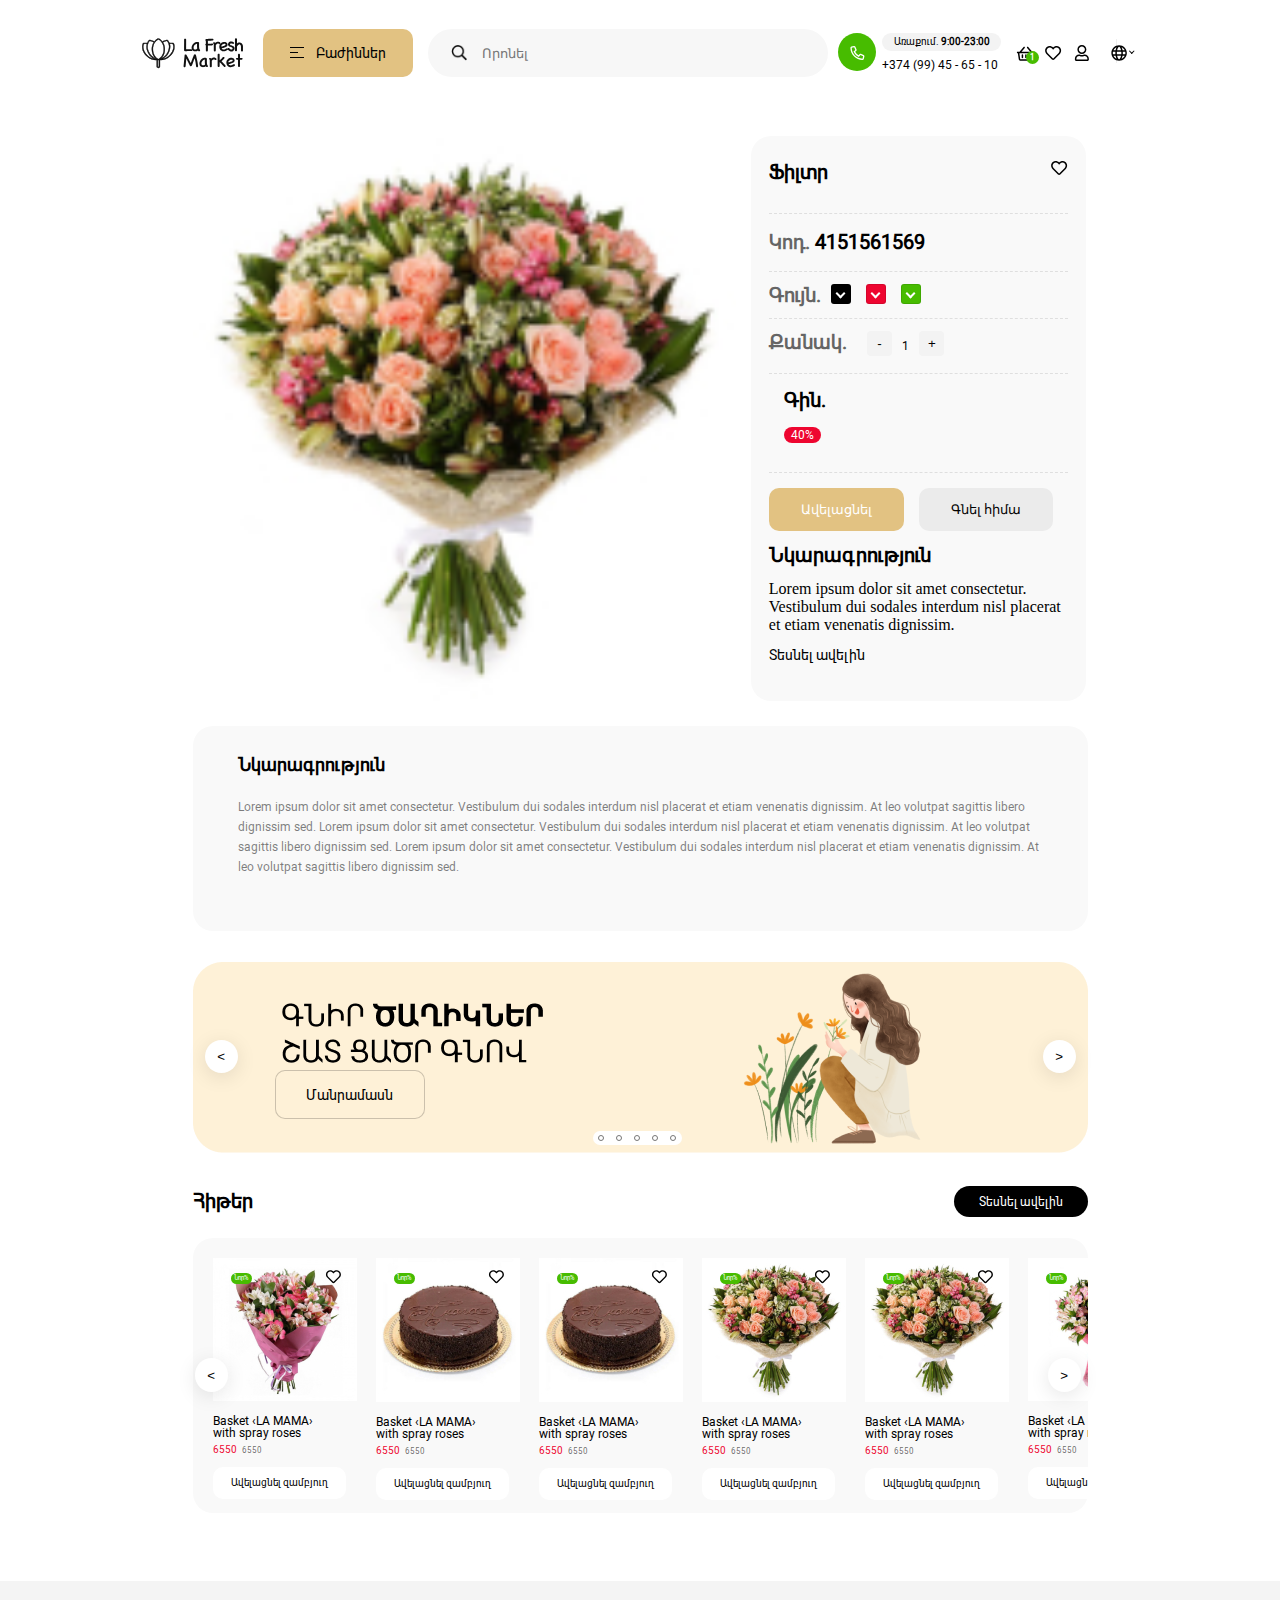
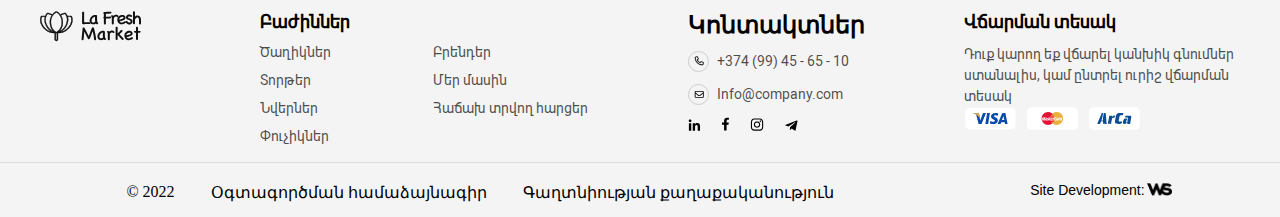
<file: shop/ProductDescription.html>
<!DOCTYPE html>
<html lang="en">
<head>
    <meta charset="UTF-8">
    <meta http-equiv="X-UA-Compatible" content="IE=edge">
    <meta name="viewport" content="width=device-width, initial-scale=1.0">
    <title>productDescription</title>
    <link rel="stylesheet" href="./styles/homepage.css">
    <link rel="stylesheet" href="./styles/porductDescription.css">
    <link rel="shortcut icon" href="./images/icons/favicon.ico" type="image/x-icon">

</head>
<body>
    <header>
        <a href="./homepage.html"class="logo">
            <svg width="101" height="31" viewBox="0 0 101 31" fill="none" xmlns="http://www.w3.org/2000/svg">
                <path d="M49.4524 11.24C49.7409 11.3362 49.9538 11.4735 50.0911 11.6521C50.2422 11.8169 50.3178 11.9955 50.3178 12.1878C50.3178 12.3801 50.2354 12.5586 50.0705 12.7234C49.9194 12.8883 49.6859 13.005 49.37 13.0737C48.8481 13.0874 48.3193 13.0943 47.7836 13.0943C47.2617 13.108 46.7397 13.1149 46.2178 13.1149C45.7508 13.1286 45.2357 13.1355 44.6726 13.1355C44.1094 13.1355 43.5875 13.1492 43.1067 13.1767C42.4887 13.108 42.1453 12.7921 42.0766 12.229C42.0766 11.3224 42.0766 10.4296 42.0766 9.55059C42.0903 8.67153 42.0972 7.77874 42.0972 6.87221C42.1109 5.96568 42.1178 5.06602 42.1178 4.17323C42.1178 3.28043 42.1178 2.38077 42.1178 1.47424C42.1865 1.19954 42.3101 0.993508 42.4887 0.856155C42.6672 0.705067 42.8732 0.629523 43.1067 0.629523C43.3402 0.629523 43.5463 0.6982 43.7248 0.835553C43.9171 0.95917 44.0613 1.15146 44.1575 1.41243C44.1575 2.26402 44.1506 3.10874 44.1369 3.94659C44.1369 4.78445 44.1369 5.61543 44.1369 6.43955C44.1232 7.2774 44.1163 8.09465 44.1163 8.89129C44.1163 9.67421 44.1163 10.4846 44.1163 11.3224C44.5421 11.295 44.961 11.2881 45.3731 11.3018C45.7989 11.3018 46.2247 11.295 46.6504 11.2812C47.1037 11.2812 47.5638 11.2812 48.0308 11.2812C48.4978 11.2675 48.9717 11.2538 49.4524 11.24Z" fill="#111111"/>
                <path d="M58.0334 12.0435C58.1159 12.2496 58.1296 12.4487 58.0747 12.641C58.0334 12.8196 57.9373 12.9638 57.7862 13.0737C57.6489 13.1973 57.4703 13.266 57.2505 13.2797C57.0308 13.3072 56.7973 13.2591 56.55 13.1355C56.4402 13.0256 56.3303 12.9157 56.2204 12.8058C56.1242 12.6822 56.0418 12.5655 55.9732 12.4556C55.4787 12.8265 55.0117 13.06 54.5722 13.1561C54.1464 13.266 53.6794 13.3209 53.1712 13.3209C52.8003 13.3209 52.4363 13.2797 52.0792 13.1973C51.7358 13.1286 51.3856 12.9775 51.0285 12.744C50.5065 12.3732 50.1357 11.9337 49.9159 11.4255C49.6961 10.9172 49.5862 10.3816 49.5862 9.81843C49.5862 9.24154 49.6687 8.699 49.8335 8.1908C50.012 7.66885 50.2524 7.18812 50.5546 6.74859C50.8568 6.29533 51.2001 5.88327 51.5847 5.51242C51.9831 5.14156 52.4088 4.81192 52.8621 4.52348C52.9583 4.46853 53.0887 4.40673 53.2536 4.33805C53.4321 4.26937 53.6313 4.20756 53.8511 4.15262C54.0708 4.08395 54.2974 4.03587 54.5309 4.0084C54.7644 3.9672 54.9911 3.94659 55.2108 3.94659C55.6366 3.94659 56.0144 4.00153 56.344 4.11142C56.6874 4.20756 56.9346 4.4548 57.0857 4.85312C57.0857 5.26518 57.0857 5.60856 57.0857 5.88327C57.0857 6.15797 57.0788 6.39147 57.0651 6.58377C57.0651 6.76233 57.0651 6.91341 57.0651 7.03703C57.0651 7.16065 57.0651 7.2774 57.0651 7.38728C57.0651 7.86802 57.0788 8.36935 57.1063 8.89129C57.1338 9.3995 57.1819 9.90084 57.2505 10.3953C57.278 10.5464 57.3398 10.725 57.436 10.931C57.5458 11.137 57.6557 11.3224 57.7656 11.4873H57.745C57.8412 11.6383 57.9167 11.762 57.9716 11.8581C58.0403 11.9543 58.0609 12.0161 58.0334 12.0435ZM55.2521 10.5807C55.1422 10.1 55.0735 9.60553 55.046 9.09732C55.0186 8.57538 55.0048 8.06031 55.0048 7.5521C55.0048 7.19499 55.0117 6.87221 55.0254 6.58377C55.0392 6.29533 55.046 6.01375 55.046 5.73905C54.8125 5.76652 54.5722 5.82833 54.3249 5.92447C54.0914 6.02062 53.9266 6.0893 53.8304 6.1305C53.4596 6.29533 53.1231 6.52883 52.8209 6.831C52.5325 7.13318 52.2921 7.46969 52.0998 7.84055C51.9075 8.2114 51.7633 8.60285 51.6671 9.01491C51.5847 9.41323 51.5779 9.80469 51.6465 10.1893C51.6877 10.4915 51.7908 10.7456 51.9556 10.9516C52.1341 11.1439 52.3402 11.295 52.5737 11.4049C52.8072 11.501 53.0544 11.5491 53.3154 11.5491C53.5901 11.5491 53.8511 11.5079 54.0983 11.4255C54.4005 11.2469 54.7851 10.9653 55.2521 10.5807Z" fill="#111111"/>
                <path d="M65.903 12.3732C65.8892 12.7303 65.7725 12.9913 65.5527 13.1561C65.3467 13.3209 65.1201 13.4033 64.8728 13.4033C64.6256 13.4033 64.4058 13.3209 64.2135 13.1561C64.0212 13.005 63.9045 12.7715 63.8633 12.4556V7.42849C63.7122 7.33234 63.5817 7.21559 63.4718 7.07824C63.3757 6.92715 63.3276 6.77606 63.3276 6.62497C63.3276 6.30906 63.5062 6.05496 63.8633 5.86267V5.22397C63.8633 5.10036 63.8633 4.97674 63.8633 4.85312C63.877 4.71577 63.8839 4.57842 63.8839 4.44106C63.8839 4.029 63.8633 3.64442 63.8221 3.2873C63.7809 2.91645 63.6779 2.61427 63.513 2.38077C63.4444 2.20221 63.41 2.04426 63.41 1.9069C63.41 1.50858 63.6504 1.22701 64.1311 1.06219C64.7355 0.966038 65.3055 0.911096 65.8412 0.897361C66.3768 0.869891 66.9125 0.849288 67.4482 0.835553C67.9152 0.821817 68.3822 0.814949 68.8492 0.814949C69.3299 0.801214 69.8175 0.760008 70.312 0.691332C70.7103 0.691332 71.0056 0.773744 71.1979 0.938567C71.404 1.10339 71.507 1.30942 71.507 1.55665C71.507 1.76268 71.4314 1.95498 71.2803 2.13354C71.1292 2.29836 70.8957 2.42198 70.5798 2.50439C70.0854 2.57307 69.5772 2.61427 69.0552 2.62801C68.5333 2.64174 68.0045 2.65548 67.4688 2.66921C67.1529 2.66921 66.8713 2.66921 66.6241 2.66921C66.3768 2.66921 66.0953 2.68295 65.7794 2.71042C65.848 2.98512 65.8892 3.2667 65.903 3.55514C65.9167 3.84358 65.9236 4.13889 65.9236 4.44106C65.9236 4.55095 65.9167 4.66083 65.903 4.77071C65.903 4.88059 65.903 4.99047 65.903 5.10036V5.80086C66.6035 5.80086 67.3108 5.78025 68.0251 5.73905C68.7393 5.69784 69.3711 5.59483 69.9205 5.43C70.3189 5.43 70.621 5.51241 70.8271 5.67724C71.0468 5.84206 71.1567 6.04809 71.1567 6.29533C71.1567 6.5975 71.0262 6.83787 70.7653 7.01643C70.5043 7.18125 70.1678 7.31174 69.7557 7.40788C69.3437 7.4903 68.8835 7.54524 68.3753 7.57271C67.8809 7.58644 67.4001 7.59331 66.9331 7.59331H65.903V12.3732Z" fill="#111111"/>
                <path d="M71.7495 5.96568C71.4886 5.81459 71.3031 5.67037 71.1932 5.53302C71.0971 5.38193 71.049 5.22397 71.049 5.05915C71.049 4.82565 71.1383 4.62649 71.3169 4.46167C71.5092 4.29684 71.7564 4.21443 72.0586 4.21443C72.2646 4.21443 72.4981 4.26937 72.7591 4.37925C73.0338 4.48914 73.2604 4.61962 73.439 4.77071C73.8648 4.42733 74.2905 4.15262 74.7163 3.94659C75.1559 3.74056 75.616 3.63755 76.0967 3.63755C76.2341 3.63755 76.4401 3.67189 76.7148 3.74056C77.0033 3.80924 77.278 3.91912 77.5389 4.07021C77.8136 4.20756 78.054 4.39299 78.26 4.62649C78.4661 4.84625 78.5691 5.10722 78.5691 5.4094C78.5691 5.65664 78.4729 5.86266 78.2806 6.02749C78.1021 6.17858 77.8823 6.25412 77.6214 6.25412C77.4291 6.25412 77.2711 6.21291 77.1475 6.1305C77.0239 6.04809 76.9003 5.95194 76.7766 5.84206C76.6805 5.74591 76.5637 5.65664 76.4264 5.57422C76.3028 5.47808 76.186 5.43 76.0761 5.43C75.925 5.43 75.7465 5.48494 75.5405 5.59483C75.3344 5.70471 75.1284 5.83519 74.9224 5.98628C74.7163 6.13737 74.5103 6.30906 74.3043 6.50136C74.112 6.67991 73.9472 6.83787 73.8098 6.97522V12.3732C73.7961 12.7166 73.6793 12.9707 73.4596 13.1355C73.2535 13.3003 73.0338 13.3827 72.8003 13.3827C72.553 13.3827 72.3333 13.3003 72.141 13.1355C71.9487 12.9844 71.8319 12.7509 71.7907 12.435V5.98628L71.7495 5.96568Z" fill="#111111"/>
                <path d="M84.4452 10.4777C84.665 10.3953 84.8642 10.361 85.0427 10.3747C85.235 10.3884 85.393 10.4365 85.5166 10.5189C85.654 10.6013 85.757 10.7112 85.8256 10.8486C85.9081 10.9722 85.9493 11.1095 85.9493 11.2606C85.9493 11.4117 85.9012 11.5628 85.805 11.7139C85.7089 11.8512 85.5578 11.9817 85.3518 12.1053C84.7749 12.4487 84.1499 12.744 83.4769 12.9913C82.8176 13.2248 82.1515 13.3415 81.4784 13.3415C81.0801 13.3415 80.6749 13.2797 80.2629 13.1561C79.8508 13.0462 79.4662 12.8677 79.1091 12.6204C78.5322 12.1946 78.0789 11.6383 77.7493 10.9516C77.4334 10.2511 77.2754 9.53685 77.2754 8.80888C77.2754 8.09465 77.4128 7.40788 77.6875 6.74859C77.9759 6.0893 78.4292 5.55362 79.0473 5.14156C79.5418 4.79818 80.0774 4.52348 80.6543 4.31745C81.2312 4.11142 81.8287 4.0084 82.4468 4.0084C82.7764 4.0084 83.0992 4.04274 83.4151 4.11142C83.7173 4.18009 83.9989 4.30371 84.2598 4.48227C84.5208 4.64709 84.7474 4.85312 84.9397 5.10036C85.132 5.33386 85.2831 5.59483 85.393 5.88327C85.5029 6.17171 85.5578 6.46015 85.5578 6.74859C85.5578 6.94088 85.5372 7.12631 85.496 7.30487C85.4548 7.48343 85.3793 7.65512 85.2694 7.81994C85.0633 8.14959 84.7818 8.43803 84.4246 8.68526C84.0675 8.91876 83.6761 9.12479 83.2503 9.30335C82.8245 9.48191 82.385 9.633 81.9317 9.75662C81.4784 9.88023 81.0526 9.99012 80.6543 10.0863C80.2285 10.1961 79.9538 10.2648 79.8302 10.2923C79.7203 10.3198 79.6516 10.3335 79.6242 10.3335C79.8165 10.7318 80.0912 11.0477 80.4483 11.2812C80.8054 11.5147 81.2449 11.6109 81.7669 11.5697C82.2064 11.5422 82.6597 11.4186 83.1267 11.1988C83.6074 10.9653 84.0469 10.725 84.4452 10.4777ZM80.6543 6.33653C80.201 6.57003 79.8645 6.88594 79.6448 7.28427C79.425 7.66885 79.3014 8.10151 79.2739 8.58225C79.2739 8.58225 79.2808 8.58225 79.2945 8.58225C79.322 8.56851 79.3838 8.54791 79.4799 8.52044C79.5898 8.49297 79.7478 8.45176 79.9538 8.39682C80.1598 8.32815 80.4552 8.23887 80.8397 8.12899C80.9771 8.08778 81.1831 8.03284 81.4578 7.96416C81.7325 7.88175 82.0072 7.79247 82.2819 7.69632C82.5704 7.58644 82.8314 7.46282 83.0649 7.32547C83.3121 7.18812 83.4769 7.03703 83.5593 6.87221C83.5868 6.47388 83.4975 6.19918 83.2915 6.04809C83.0855 5.897 82.8382 5.82146 82.5498 5.82146C82.2339 5.82146 81.8974 5.88327 81.5402 6.00689C81.1831 6.11677 80.8878 6.22665 80.6543 6.33653Z" fill="#111111"/>
                <path d="M85.7468 11.4873C85.5545 11.0889 85.5476 10.7593 85.7262 10.4983C85.9185 10.2236 86.1932 10.0863 86.5503 10.0863C86.7838 10.0863 87.0379 10.1755 87.3126 10.3541C87.6011 10.7387 87.9444 11.0615 88.3428 11.3224C88.7411 11.5834 89.16 11.6727 89.5995 11.5903C89.8056 11.5491 89.9841 11.4735 90.1352 11.3636C90.3 11.24 90.4168 11.1027 90.4855 10.9516C90.5679 10.8005 90.6091 10.6357 90.6091 10.4571C90.6091 10.2786 90.561 10.1137 90.4649 9.96265C90.3413 9.77035 90.2039 9.61926 90.0528 9.50938C89.9155 9.3995 89.7644 9.31709 89.5995 9.26215C89.4485 9.20721 89.2974 9.166 89.1463 9.13853C89.0089 9.11106 88.8784 9.07672 88.7548 9.03551C88.5488 8.98057 88.3428 8.92563 88.1367 8.87069C87.9307 8.80201 87.7316 8.7196 87.5393 8.62346C87.347 8.52731 87.1615 8.41056 86.983 8.27321C86.8044 8.12212 86.6327 7.93669 86.4679 7.71693C86.3168 7.5109 86.2001 7.29113 86.1177 7.05763C86.0352 6.8104 85.994 6.58377 85.994 6.37774C85.994 6.0893 86.049 5.79399 86.1589 5.49181C86.2687 5.18964 86.413 4.91493 86.5915 4.6677C86.7838 4.40673 87.0036 4.18696 87.2508 4.0084C87.5118 3.81611 87.7865 3.68562 88.0749 3.61695C88.6518 3.46586 89.2493 3.44526 89.8674 3.55514C90.4992 3.66502 91.0624 3.85731 91.5568 4.13202C91.7491 4.26937 91.8933 4.41359 91.9895 4.56468C92.0856 4.71577 92.1337 4.85999 92.1337 4.99734C92.1337 5.16217 92.0856 5.31325 91.9895 5.45061C91.9071 5.57422 91.7903 5.67724 91.6392 5.75965C91.5019 5.84206 91.3371 5.88327 91.1448 5.88327C90.9662 5.88327 90.7739 5.82833 90.5679 5.71844C90.4031 5.63603 90.1696 5.56049 89.8674 5.49181C89.5789 5.4094 89.2905 5.38193 89.0021 5.4094C88.7136 5.42314 88.4733 5.51241 88.281 5.67724C88.0887 5.84206 88.0131 6.11677 88.0543 6.50136C88.1367 6.65244 88.2329 6.78293 88.3428 6.89281C88.4664 6.98896 88.5969 7.07137 88.7342 7.14005C88.8853 7.20872 89.0433 7.27053 89.2081 7.32547C89.3729 7.36668 89.5309 7.40788 89.682 7.44909C90.1078 7.57271 90.4992 7.71693 90.8563 7.88175C91.2134 8.03284 91.5225 8.22513 91.7835 8.45863C92.0444 8.69213 92.2436 8.97371 92.3809 9.30335C92.532 9.633 92.6076 10.0313 92.6076 10.4983C92.6076 10.8692 92.5252 11.2332 92.3603 11.5903C92.1955 11.9337 91.9758 12.2427 91.701 12.5174C91.4401 12.7921 91.1379 13.0119 90.7945 13.1767C90.4511 13.3415 90.1078 13.4239 89.7644 13.4239C88.9952 13.4239 88.2466 13.2522 87.5187 12.9089C86.7907 12.5655 86.2069 12.0916 85.7674 11.4873H85.7468Z" fill="#111111"/>
                <path d="M95.0047 12.3114C94.9773 12.641 94.8674 12.8883 94.6751 13.0531C94.4828 13.2179 94.2562 13.3003 93.9952 13.3003C93.7617 13.3003 93.5419 13.2248 93.3359 13.0737C93.1299 12.9226 93.0063 12.696 92.9651 12.3938V1.08279C93.0337 0.808082 93.1574 0.602053 93.3359 0.4647C93.5145 0.313611 93.7205 0.238068 93.954 0.238068C94.1875 0.238068 94.3935 0.306744 94.5721 0.444097C94.7644 0.567715 94.9086 0.760009 95.0047 1.02098V5.45061C95.6778 4.98361 96.2821 4.68143 96.8178 4.54408C97.3672 4.40672 97.9304 4.4342 98.5072 4.62649C98.933 4.75011 99.297 4.95614 99.5992 5.24458C99.9014 5.51928 100.149 5.84206 100.341 6.21291C100.547 6.57003 100.698 6.95462 100.794 7.36668C100.904 7.77874 100.966 8.17706 100.98 8.56165C100.98 9.20721 100.98 9.73601 100.98 10.1481C100.98 10.5601 100.98 10.9104 100.98 11.1988C100.98 11.4735 100.98 11.7002 100.98 11.8787C100.993 12.0573 101 12.229 101 12.3938C100.973 12.7234 100.863 12.9707 100.671 13.1355C100.492 13.3003 100.272 13.3827 100.011 13.3827C99.7778 13.3827 99.558 13.3072 99.352 13.1561C99.1459 13.005 99.0223 12.7715 98.9811 12.4556C98.9811 11.81 98.9811 11.1782 98.9811 10.5601C98.9811 9.92831 98.9742 9.28275 98.9605 8.62346C98.933 8.18393 98.8369 7.75813 98.6721 7.34607C98.521 6.93402 98.2669 6.61124 97.9098 6.37774C97.6351 6.3228 97.3741 6.33653 97.1268 6.41894C96.8933 6.50136 96.6599 6.63871 96.4264 6.831C96.1929 7.00956 95.9593 7.23619 95.7258 7.5109C95.4923 7.7856 95.252 8.07404 95.0047 8.37622V12.3114Z" fill="#111111"/>
                <path d="M56.1072 28.1162C56.0934 28.4733 55.9767 28.7343 55.7569 28.8991C55.5509 29.064 55.3243 29.1464 55.077 29.1464C54.8435 29.1464 54.6238 29.064 54.4177 28.8991C54.2117 28.7481 54.095 28.5077 54.0675 28.178C53.9988 27.5874 53.9164 26.9556 53.8203 26.2826C53.7378 25.6095 53.6417 24.9297 53.5318 24.2429C53.4219 23.5424 53.2915 22.8556 53.1404 22.1826C53.003 21.4958 52.8519 20.8503 52.6871 20.2459C52.4673 20.7679 52.2544 21.3035 52.0484 21.8529C51.8561 22.3886 51.6501 22.9449 51.4303 23.5218C51.1556 24.2635 50.8809 25.0052 50.6062 25.7469C50.3315 26.4886 50.0499 27.196 49.7615 27.869C49.5143 28.1437 49.2189 28.2811 48.8756 28.2811C48.6146 28.2811 48.333 28.1506 48.0308 27.8896L44.3017 20.5756C44.2468 21.1662 44.1918 21.7705 44.1369 22.3886C44.0819 22.993 44.027 23.6111 43.9721 24.2429L43.5806 28.4253C43.4707 28.7 43.3196 28.8991 43.1273 29.0228C42.9488 29.1601 42.7634 29.2288 42.5711 29.2288C42.3238 29.2288 42.0972 29.1464 41.8912 28.9816C41.6989 28.8167 41.589 28.5764 41.5615 28.2605L42.6123 17.2173C42.6535 16.9563 42.7702 16.7572 42.9625 16.6198C43.1548 16.4687 43.3746 16.3932 43.6218 16.3932C43.9789 16.3932 44.2742 16.558 44.5077 16.8876C44.8923 17.5607 45.27 18.268 45.6409 19.0097C46.0118 19.7377 46.3895 20.4794 46.7741 21.2349C47.1312 21.9491 47.4608 22.6153 47.763 23.2333C48.0789 23.8377 48.4154 24.4626 48.7725 25.1082C48.9786 24.5863 49.1846 24.0506 49.3906 23.5012C49.5967 22.9518 49.8096 22.3886 50.0293 21.8117C50.3452 20.9602 50.6611 20.1154 50.9771 19.2776C51.3067 18.4397 51.6364 17.6362 51.966 16.867C52.1858 16.4962 52.5017 16.3108 52.9137 16.3108C53.1198 16.3108 53.3121 16.3794 53.4906 16.5168C53.6829 16.6404 53.8203 16.8327 53.9027 17.0937C54.1499 17.9315 54.3834 18.8106 54.6032 19.7308C54.8367 20.6511 55.0496 21.5851 55.2419 22.5328C55.4479 23.4806 55.6196 24.4283 55.7569 25.376C55.908 26.3238 56.0248 27.2372 56.1072 28.1162Z" fill="#111111"/>
                <path d="M65.8435 27.8484C65.9259 28.0544 65.9396 28.2536 65.8847 28.4459C65.8435 28.6244 65.7473 28.7687 65.5963 28.8785C65.4589 29.0022 65.2803 29.0708 65.0606 29.0846C64.8408 29.112 64.6073 29.064 64.3601 28.9404C64.2502 28.8305 64.1403 28.7206 64.0304 28.6107C63.9343 28.4871 63.8519 28.3703 63.7832 28.2605C63.2887 28.6313 62.8217 28.8648 62.3822 28.961C61.9564 29.0708 61.4894 29.1258 60.9812 29.1258C60.6104 29.1258 60.2464 29.0846 59.8892 29.0022C59.5459 28.9335 59.1956 28.7824 58.8385 28.5489C58.3166 28.178 57.9457 27.7385 57.7259 27.2303C57.5062 26.7221 57.3963 26.1864 57.3963 25.6233C57.3963 25.0464 57.4787 24.5039 57.6435 23.9956C57.8221 23.4737 58.0625 22.993 58.3646 22.5534C58.6668 22.1002 59.0102 21.6881 59.3948 21.3173C59.7931 20.9464 60.2189 20.6168 60.6722 20.3283C60.7683 20.2734 60.8988 20.2116 61.0636 20.1429C61.2422 20.0742 61.4413 20.0124 61.6611 19.9575C61.8809 19.8888 62.1075 19.8407 62.341 19.8133C62.5745 19.7721 62.8011 19.7515 63.0209 19.7515C63.4467 19.7515 63.8244 19.8064 64.1541 19.9163C64.4974 20.0124 64.7447 20.2597 64.8958 20.658C64.8958 21.07 64.8958 21.4134 64.8958 21.6881C64.8958 21.9628 64.8889 22.1963 64.8752 22.3886C64.8752 22.5672 64.8752 22.7183 64.8752 22.8419C64.8752 22.9655 64.8752 23.0823 64.8752 23.1921C64.8752 23.6729 64.8889 24.1742 64.9164 24.6961C64.9438 25.2044 64.9919 25.7057 65.0606 26.2002C65.0881 26.3513 65.1499 26.5298 65.246 26.7358C65.3559 26.9419 65.4658 27.1273 65.5757 27.2921H65.5551C65.6512 27.4432 65.7267 27.5668 65.7817 27.663C65.8504 27.7591 65.871 27.8209 65.8435 27.8484ZM63.0621 26.3856C62.9522 25.9049 62.8835 25.4104 62.8561 24.9022C62.8286 24.3802 62.8149 23.8652 62.8149 23.357C62.8149 22.9998 62.8217 22.6771 62.8355 22.3886C62.8492 22.1002 62.8561 21.8186 62.8561 21.5439C62.6226 21.5714 62.3822 21.6332 62.135 21.7293C61.9015 21.8255 61.7366 21.8942 61.6405 21.9354C61.2696 22.1002 60.9331 22.3337 60.631 22.6359C60.3425 22.938 60.1021 23.2745 59.9099 23.6454C59.7176 24.0163 59.5733 24.4077 59.4772 24.8198C59.3948 25.2181 59.3879 25.6095 59.4566 25.9941C59.4978 26.2963 59.6008 26.5504 59.7656 26.7564C59.9442 26.9487 60.1502 27.0998 60.3837 27.2097C60.6172 27.3059 60.8645 27.3539 61.1254 27.3539C61.4001 27.3539 61.6611 27.3127 61.9083 27.2303C62.2105 27.0517 62.5951 26.7702 63.0621 26.3856Z" fill="#111111"/>
                <path d="M67.7378 21.7705C67.4768 21.6194 67.2914 21.4752 67.1815 21.3379C67.0854 21.1868 67.0373 21.0288 67.0373 20.864C67.0373 20.6305 67.1266 20.4313 67.3051 20.2665C67.4974 20.1017 67.7447 20.0193 68.0468 20.0193C68.2529 20.0193 68.4864 20.0742 68.7473 20.1841C69.022 20.294 69.2487 20.4245 69.4272 20.5756C69.853 20.2322 70.2788 19.9575 70.7046 19.7515C71.1441 19.5454 71.6043 19.4424 72.085 19.4424C72.2224 19.4424 72.4284 19.4767 72.7031 19.5454C72.9915 19.6141 73.2662 19.724 73.5272 19.8751C73.8019 20.0124 74.0423 20.1978 74.2483 20.4313C74.4543 20.6511 74.5574 20.9121 74.5574 21.2143C74.5574 21.4615 74.4612 21.6675 74.2689 21.8323C74.0904 21.9834 73.8706 22.059 73.6096 22.059C73.4173 22.059 73.2594 22.0178 73.1358 21.9354C73.0121 21.8529 72.8885 21.7568 72.7649 21.6469C72.6688 21.5508 72.552 21.4615 72.4147 21.3791C72.291 21.2829 72.1743 21.2349 72.0644 21.2349C71.9133 21.2349 71.7348 21.2898 71.5287 21.3997C71.3227 21.5096 71.1167 21.6401 70.9106 21.7911C70.7046 21.9422 70.4986 22.1139 70.2926 22.3062C70.1003 22.4848 69.9354 22.6427 69.7981 22.7801V28.178C69.7844 28.5214 69.6676 28.7755 69.4478 28.9404C69.2418 29.1052 69.022 29.1876 68.7885 29.1876C68.5413 29.1876 68.3215 29.1052 68.1293 28.9404C67.937 28.7893 67.8202 28.5558 67.779 28.2399V21.7911L67.7378 21.7705Z" fill="#111111"/>
                <path d="M77.6441 28.0132C77.6304 28.3429 77.5274 28.5901 77.3351 28.7549C77.1428 28.9197 76.9161 29.0022 76.6552 29.0022C76.4217 29.0022 76.2019 28.9266 75.9959 28.7755C75.7899 28.6244 75.6662 28.3978 75.625 28.0956V16.5168C75.6937 16.2283 75.8173 16.0155 75.9959 15.8781C76.1744 15.727 76.3805 15.6515 76.614 15.6515C76.8475 15.6515 77.0535 15.7201 77.2321 15.8575C77.4244 15.9811 77.5617 16.1803 77.6441 16.455V22.1826C77.9326 22.004 78.1935 21.8186 78.427 21.6263C78.6743 21.4203 78.9146 21.2005 79.1481 20.967C79.3954 20.7198 79.6426 20.4519 79.8898 20.1635C80.1508 19.8751 80.4392 19.5592 80.7552 19.2158C80.9062 19.0922 81.0505 19.0097 81.1878 18.9685C81.3389 18.9136 81.4831 18.8861 81.6205 18.8861C81.8952 18.8861 82.1218 18.9685 82.3004 19.1334C82.4789 19.2982 82.5682 19.4973 82.5682 19.7308C82.5682 19.9506 82.4721 20.191 82.2798 20.4519C81.799 21.0151 81.3458 21.5096 80.92 21.9354C80.4942 22.3612 80.0341 22.7595 79.5396 23.1303L83.3099 27.3333C83.5297 27.6767 83.6396 27.9377 83.6396 28.1162C83.6396 28.3497 83.5503 28.5558 83.3717 28.7343C83.2069 28.8991 82.9871 28.9816 82.7124 28.9816C82.5613 28.9816 82.4103 28.9541 82.2592 28.8991C82.1218 28.8442 81.9845 28.7481 81.8471 28.6107L80.3637 26.9625C79.9516 26.4817 79.5465 26.0216 79.1481 25.5821C78.7635 25.1425 78.3377 24.6755 77.8707 24.1811C77.8295 24.2085 77.7952 24.2292 77.7677 24.2429C77.7403 24.2429 77.6991 24.2566 77.6441 24.2841V28.0132Z" fill="#111111"/>
                <path d="M91.5211 26.2826C91.7409 26.2002 91.9401 26.1658 92.1186 26.1796C92.3109 26.1933 92.4689 26.2414 92.5925 26.3238C92.7298 26.4062 92.8328 26.5161 92.9015 26.6534C92.9839 26.777 93.0251 26.9144 93.0251 27.0655C93.0251 27.2166 92.9771 27.3677 92.8809 27.5188C92.7848 27.6561 92.6337 27.7866 92.4277 27.9102C91.8508 28.2536 91.2258 28.5489 90.5528 28.7961C89.8935 29.0296 89.2273 29.1464 88.5543 29.1464C88.156 29.1464 87.7508 29.0846 87.3387 28.961C86.9267 28.8511 86.5421 28.6725 86.185 28.4253C85.6081 27.9995 85.1548 27.4432 84.8252 26.7564C84.5093 26.0559 84.3513 25.3417 84.3513 24.6137C84.3513 23.8995 84.4887 23.2127 84.7634 22.5534C85.0518 21.8942 85.5051 21.3585 86.1232 20.9464C86.6176 20.603 87.1533 20.3283 87.7302 20.1223C88.3071 19.9163 88.9046 19.8133 89.5226 19.8133C89.8523 19.8133 90.1751 19.8476 90.491 19.9163C90.7932 19.985 91.0747 20.1086 91.3357 20.2871C91.5967 20.4519 91.8233 20.658 92.0156 20.9052C92.2079 21.1387 92.359 21.3997 92.4689 21.6881C92.5787 21.9766 92.6337 22.265 92.6337 22.5534C92.6337 22.7457 92.6131 22.9312 92.5719 23.1097C92.5307 23.2883 92.4551 23.46 92.3452 23.6248C92.1392 23.9544 91.8576 24.2429 91.5005 24.4901C91.1434 24.7236 90.752 24.9296 90.3262 25.1082C89.9004 25.2868 89.4608 25.4379 89.0076 25.5615C88.5543 25.6851 88.1285 25.795 87.7302 25.8911C87.3044 26.001 87.0297 26.0697 86.9061 26.0971C86.7962 26.1246 86.7275 26.1384 86.7 26.1384C86.8923 26.5367 87.167 26.8526 87.5242 27.0861C87.8813 27.3196 88.3208 27.4157 88.8427 27.3745C89.2823 27.3471 89.7355 27.2234 90.2025 27.0037C90.6833 26.7702 91.1228 26.5298 91.5211 26.2826ZM87.7302 22.1414C87.2769 22.3749 86.9404 22.6908 86.7206 23.0891C86.5009 23.4737 86.3773 23.9064 86.3498 24.3871C86.3498 24.3871 86.3567 24.3871 86.3704 24.3871C86.3979 24.3734 86.4597 24.3528 86.5558 24.3253C86.6657 24.2978 86.8237 24.2566 87.0297 24.2017C87.2357 24.133 87.531 24.0437 87.9156 23.9338C88.053 23.8926 88.259 23.8377 88.5337 23.769C88.8084 23.6866 89.0831 23.5973 89.3578 23.5012C89.6463 23.3913 89.9072 23.2677 90.1407 23.1303C90.388 22.993 90.5528 22.8419 90.6352 22.6771C90.6627 22.2787 90.5734 22.004 90.3674 21.8529C90.1613 21.7019 89.9141 21.6263 89.6257 21.6263C89.3097 21.6263 88.9732 21.6881 88.6161 21.8117C88.259 21.9216 87.9637 22.0315 87.7302 22.1414Z" fill="#111111"/>
                <path d="M94.9534 21.6881C94.61 21.6332 94.3491 21.5233 94.1705 21.3585C94.0057 21.1937 93.9233 21.0014 93.9233 20.7816C93.9233 20.5618 94.0125 20.3558 94.1911 20.1635C94.3834 19.9712 94.665 19.8751 95.0358 19.8751H95.9836V16.7228C96.0522 16.4344 96.1758 16.2215 96.3544 16.0841C96.5467 15.933 96.7596 15.8575 96.9931 15.8575C97.2129 15.8575 97.4189 15.9262 97.6112 16.0635C97.8035 16.1871 97.934 16.3863 98.0026 16.661V19.8751H99.8157C100.118 19.9575 100.338 20.0811 100.475 20.2459C100.626 20.4107 100.702 20.5893 100.702 20.7816C100.702 21.2211 100.386 21.5233 99.7539 21.6881H98.0026V25.4791C98.0026 25.9049 98.0026 26.3306 98.0026 26.7564C98.0164 27.1822 98.0232 27.608 98.0232 28.0338C98.0232 28.3772 97.9134 28.6313 97.6936 28.7961C97.4738 28.961 97.2472 29.0434 97.0137 29.0434C96.7802 29.0434 96.5604 28.9678 96.3544 28.8167C96.1621 28.6656 96.0454 28.4321 96.0042 28.1162C96.0042 27.5943 95.9973 27.0586 95.9836 26.5092C95.9836 25.9461 95.9836 25.3898 95.9836 24.8404V21.6881H94.9534Z" fill="#111111"/>
                <path d="M3.96725 17.4039C7.74929 21.3903 11.784 22.0927 14.1567 22.0927C14.3635 22.0927 14.5543 22.0868 14.7347 22.0774V28.4991C14.7347 28.891 14.905 29.2669 15.2081 29.544C15.5112 29.8211 15.9223 29.9768 16.351 29.9768C16.7797 29.9768 17.1908 29.8211 17.4939 29.544C17.797 29.2669 17.9673 28.891 17.9673 28.4991V22.0759C18.1488 22.0848 18.3444 22.0912 18.5507 22.0912C20.9142 22.0912 24.9462 21.3908 28.7331 17.4044C30.6662 15.4776 31.9376 13.0742 32.3896 10.4926C32.6501 8.93625 32.512 7.34588 31.9861 5.84663C31.9042 5.64011 31.7656 5.45626 31.5838 5.31267C31.4019 5.16908 31.1828 5.07055 30.9474 5.0265C29.7992 4.84214 28.6259 4.83033 27.4735 4.99153C27.1097 4.05583 26.5936 3.1757 25.9424 2.38089C25.7894 2.20871 25.5909 2.07499 25.3658 1.99234C25.1406 1.9097 24.8961 1.88085 24.6553 1.90851C23.1117 2.12289 21.6321 2.62286 20.3071 3.37786C19.4371 2.25281 18.3225 1.30403 17.0331 0.59088C16.8252 0.480775 16.5893 0.422791 16.3491 0.422791C16.1089 0.422791 15.873 0.480775 15.6652 0.59088C14.3764 1.30391 13.2627 2.25275 12.3939 3.37786C11.0648 2.61993 9.57938 2.12027 8.02998 1.90999C7.79012 1.88414 7.54702 1.91483 7.32381 1.99915C7.1006 2.08348 6.9047 2.21862 6.75475 2.39173C6.10178 3.18271 5.58255 4.05893 5.21446 4.99103C4.06046 4.83106 2.88565 4.8442 1.73628 5.02995C1.50234 5.07668 1.2854 5.17748 1.1062 5.32269C0.926993 5.46791 0.791498 5.65271 0.712653 5.85944C0.190548 7.35399 0.0539099 8.93874 0.313438 10.4896C0.764374 13.0718 2.03489 15.4761 3.96725 17.4039ZM16.351 28.9917C16.2081 28.9917 16.0711 28.9398 15.97 28.8474C15.869 28.755 15.8122 28.6297 15.8122 28.4991V22.0769C16.1709 22.1019 16.5313 22.1007 16.8898 22.0735V28.4991C16.8898 28.6297 16.833 28.755 16.732 28.8474C16.6309 28.9398 16.4939 28.9917 16.351 28.9917ZM30.7319 5.99145C30.7841 6.00014 30.8331 6.02078 30.8743 6.05144C30.9155 6.0821 30.9475 6.12179 30.9673 6.16681C31.438 7.51858 31.5597 8.95168 31.3229 10.3537C30.8987 12.7465 29.716 14.9729 27.9212 16.7571C25.416 19.3929 22.8252 20.4746 20.7628 20.8819C22.8607 19.8185 25.2404 17.8728 26.8895 14.2923C28.1082 11.6585 28.6324 8.73557 27.8054 5.94121C28.778 5.82065 29.765 5.8376 30.7319 5.99145ZM24.7835 2.88528C24.8395 2.87784 24.8967 2.88291 24.9501 2.90007C25.0035 2.91722 25.0515 2.94595 25.0901 2.9838C25.7275 3.76143 26.2211 4.62937 26.5512 5.55306C26.5537 5.64883 26.5864 5.74189 26.6455 5.82102C27.5613 8.4883 27.0937 11.3236 25.8966 13.9091C24.011 18.0078 21.12 19.7953 18.9704 20.5751C20.7763 18.99 22.8537 16.1178 22.8537 11.2654C22.9189 8.79186 22.242 6.34919 20.8964 4.20243C22.0819 3.52848 23.404 3.08047 24.7835 2.88528ZM16.2039 1.44599C16.2475 1.42145 16.2977 1.40846 16.3488 1.40846C16.4 1.40846 16.4502 1.42145 16.4938 1.44599C17.7997 2.16939 18.9058 3.1581 19.7263 4.33542H19.729C19.7418 4.34802 19.7553 4.36003 19.7694 4.37138L19.7586 4.37975C21.1525 6.44492 21.8539 8.83826 21.7762 11.264C21.7762 17.4975 18.138 20.1761 16.553 21.0499C16.5155 21.0764 16.473 21.0962 16.4275 21.1085C16.3537 21.1215 16.2773 21.1132 16.2088 21.0849C14.9696 20.4194 10.9258 17.7447 10.9258 11.264C10.9258 6.32 13.3625 2.96114 16.2039 1.44599ZM7.59898 3.00005C7.63408 2.95841 7.68051 2.9259 7.73363 2.90577C7.78676 2.88563 7.84472 2.87857 7.90176 2.88528C9.2875 3.0763 10.616 3.52382 11.8061 4.20045C10.4602 6.34732 9.78313 8.79017 9.84827 11.264C9.84827 16.1158 11.9833 19.0121 13.7515 20.58C11.6639 19.8195 8.71096 18.0447 6.80486 13.9091C4.71935 9.404 5.51401 5.49592 7.59898 3.00005ZM1.72982 6.17961C1.74679 6.13438 1.7759 6.09377 1.81449 6.0615C1.85309 6.02923 1.89992 6.00633 1.9507 5.9949C2.92196 5.83969 3.91356 5.82208 4.89067 5.94269C4.82279 6.18454 4.76137 6.42344 4.71235 6.66086C4.23875 9.24801 4.62166 11.9055 5.81194 14.2923C7.47183 17.8925 9.88975 19.8352 11.9629 20.8878C9.89191 20.4834 7.29081 19.4032 4.78077 16.7581C2.98511 14.9727 1.80214 12.7446 1.37855 10.3502C1.14267 8.95385 1.26289 7.52652 1.72982 6.17961Z" fill="#111111"/>
                <path fill-rule="evenodd" clip-rule="evenodd" d="M15.5779 0.42765C15.8129 0.303121 16.0786 0.238068 16.3483 0.238068C16.618 0.238068 16.8837 0.303121 17.1187 0.42765L17.1216 0.429206C18.3842 1.12747 19.4829 2.04864 20.3538 3.1394C21.6638 2.41603 23.1165 1.93562 24.6291 1.72555L24.6334 1.72495C24.9025 1.69402 25.176 1.72624 25.4286 1.81893C25.6811 1.91163 25.9055 2.06226 26.0796 2.25818L26.0846 2.26373C26.7164 3.03489 27.2237 3.88552 27.5911 4.78935C28.7153 4.64612 29.8573 4.66451 30.9759 4.84411L30.9806 4.84487C31.2443 4.89423 31.4913 5.00493 31.6974 5.16769C31.9036 5.33052 32.0625 5.54045 32.157 5.7785L32.1597 5.78544C32.6958 7.31387 32.8366 8.93579 32.571 10.5231L32.5708 10.5244C32.112 13.1444 30.8223 15.5813 28.8645 17.5334C25.0356 21.5629 20.9515 22.2759 18.5499 22.2759C18.4117 22.2759 18.2784 22.2731 18.1511 22.2686V28.4991C18.1511 28.9456 17.957 29.3701 17.6177 29.6803C17.2789 29.99 16.8227 30.1615 16.3502 30.1615C15.8776 30.1615 15.4214 29.99 15.0827 29.6803C14.7434 29.3701 14.5492 28.9456 14.5492 28.4991V22.2704C14.4241 22.2748 14.2935 22.2774 14.1558 22.2774C11.7451 22.2774 7.65821 21.5624 3.83417 17.5328C1.87704 15.5796 0.588279 13.1419 0.130648 10.5214L0.130423 10.5201C-0.134268 8.93837 0.00516654 7.32218 0.537444 5.79851L0.539167 5.79358C0.63011 5.55513 0.785711 5.34397 0.989077 5.17918C1.19235 5.01445 1.43701 4.9012 1.69927 4.8488L1.70596 4.84747C2.82603 4.66646 3.96983 4.64694 5.09595 4.78912C5.46741 3.88863 5.97782 3.04171 6.61148 2.27413L6.61427 2.27075C6.78515 2.07346 7.00703 1.92104 7.2577 1.82635C7.50834 1.73167 7.78061 1.69741 8.04895 1.72633L8.054 1.72688C9.57255 1.93297 11.0312 2.41313 12.3454 3.1393C13.2152 2.04852 14.3131 1.12738 15.5749 0.429245L15.5779 0.42765ZM15.7523 0.753335C14.4854 1.45452 13.3917 2.38674 12.5392 3.49074L12.4411 3.61788L12.3015 3.53831C10.9943 2.7928 9.53243 2.30075 8.0069 2.09337C7.79633 2.07106 7.58329 2.09826 7.38826 2.17194C7.1932 2.24563 7.02376 2.36289 6.89493 2.51106C6.25467 3.287 5.74597 4.1459 5.38544 5.05887L5.3321 5.19393L5.18827 5.17399C4.05363 5.0167 2.8985 5.02945 1.76839 5.21173C1.56402 5.25309 1.37598 5.34115 1.22166 5.4662C1.06731 5.59128 0.952193 5.74883 0.885311 5.92291C0.374189 7.38738 0.240613 8.93956 0.494684 10.4585C0.938886 13.0013 2.19046 15.3712 4.09688 17.2731L4.10048 17.2767C7.84001 21.2183 11.8216 21.908 14.1558 21.908C14.3591 21.908 14.5466 21.9021 14.7244 21.8929L14.9186 21.8829V28.4991C14.9186 28.8364 15.065 29.1636 15.3319 29.4077C15.5994 29.6522 15.9654 29.7921 16.3502 29.7921C16.7349 29.7921 17.1009 29.6522 17.3684 29.4077C17.6353 29.1636 17.7817 28.8364 17.7817 28.4991V21.882L17.9754 21.8914C18.1549 21.9002 18.3473 21.9065 18.5499 21.9065C20.8749 21.9065 24.854 21.2188 28.5984 17.2771L28.6019 17.2735C30.5089 15.3727 31.7614 13.0038 32.2067 10.4616C32.4617 8.93762 32.3268 7.38027 31.8123 5.91143C31.7427 5.73775 31.625 5.5812 31.4685 5.45764C31.3115 5.33367 31.121 5.24743 30.9149 5.20848C29.7857 5.02742 28.6316 5.01592 27.4983 5.17445L27.3535 5.19471L27.3005 5.05845C26.9444 4.14248 26.4391 3.28022 25.8011 2.50089C25.6695 2.35373 25.4979 2.23789 25.3013 2.16574C25.1041 2.09337 24.8894 2.06777 24.6777 2.09177C23.1576 2.30316 21.7013 2.79557 20.3977 3.53834L20.2583 3.61778L20.1601 3.49084C19.3064 2.38687 18.2119 1.45467 16.9444 0.753353C16.7641 0.658149 16.5585 0.607497 16.3483 0.607497C16.1381 0.607497 15.9325 0.658143 15.7523 0.753335ZM16.348 1.59317C16.3278 1.59317 16.309 1.59835 16.2937 1.60694L16.29 1.60901C13.5116 3.09062 11.1097 6.38509 11.1097 11.2639C11.1097 17.6334 15.0676 20.2602 16.2859 20.9171C16.3173 20.9286 16.3522 20.9325 16.3866 20.9278C16.4085 20.921 16.4284 20.9112 16.4457 20.899L16.4541 20.8931L16.463 20.8881C18.0118 20.0343 21.5907 17.4077 21.5907 11.2639V11.258C21.6666 8.88672 20.9858 6.54554 19.6296 4.52013L19.5739 4.44103C18.7702 3.28779 17.6857 2.31786 16.4034 1.60756L16.4023 1.60694C16.3871 1.59835 16.3682 1.59317 16.348 1.59317ZM20.0066 4.42033C21.3574 6.4829 22.0366 8.85851 21.9601 11.2669C21.959 17.5775 18.2747 20.3089 16.6495 21.2072C16.5962 21.2432 16.537 21.27 16.4748 21.2868L16.4668 21.289L16.4587 21.2904C16.3507 21.3094 16.2386 21.2975 16.1373 21.2555L16.1287 21.252L16.1205 21.2476C14.8495 20.565 10.7402 17.8395 10.7402 11.2639C10.7402 6.25583 13.211 2.83297 16.1145 1.28386C16.1859 1.24414 16.2667 1.22374 16.348 1.22374C16.43 1.22374 16.5112 1.24443 16.583 1.28471M19.8611 4.20703C19.8684 4.21408 19.8762 4.22088 19.8843 4.22739L20.0664 4.3738L20.0066 4.42033M24.8927 3.07592C24.8658 3.06727 24.8366 3.06456 24.8077 3.0683C23.5157 3.25122 22.2754 3.65953 21.1543 4.26989C22.4504 6.40566 23.1016 8.82132 23.0376 11.2679C23.037 15.5536 21.4335 18.3227 19.8029 20.0314C21.7734 19.1162 24.1192 17.3288 25.728 13.8319C26.9084 11.2824 27.3627 8.50717 26.4785 5.90598C26.4146 5.81162 26.376 5.70317 26.3674 5.58999C26.0459 4.69983 25.5688 3.86233 24.954 3.11015C24.9375 3.09566 24.9168 3.08366 24.8927 3.07592ZM24.7584 2.70217C24.8413 2.69114 24.9261 2.6986 25.0058 2.7242C25.0855 2.74981 25.1587 2.79318 25.2186 2.85191L25.2258 2.85894L25.2321 2.8667C25.8826 3.66031 26.3869 4.54674 26.7243 5.49089L26.7342 5.5187L26.735 5.54824C26.7365 5.60462 26.7557 5.66101 26.7927 5.71055L26.81 5.73371L26.8193 5.76102C27.7554 8.48708 27.2734 11.3731 26.0635 13.9864C24.1537 18.1375 21.22 19.9552 19.0326 20.7487L18.8477 20.4362C20.6199 18.8807 22.6682 16.0568 22.6682 11.2654V11.2606C22.7324 8.82424 22.0659 6.41726 20.7391 4.30052L20.6367 4.13714L20.8043 4.04184C22.0104 3.35616 23.3548 2.90076 24.7568 2.70238L24.7584 2.70217ZM7.87783 3.06855C7.85042 3.06557 7.82289 3.06915 7.79828 3.07848C7.77338 3.08792 7.75354 3.1024 7.7396 3.11884C5.70514 5.55454 4.91323 9.38489 6.97166 13.8315C8.59472 17.353 10.9829 19.1357 12.9251 20.0386C11.3101 18.3374 9.66334 15.5509 9.66272 11.2664C9.59877 8.8196 10.2503 6.40378 11.5466 4.26791C10.4213 3.65538 9.1754 3.24768 7.87783 3.06855ZM7.66733 2.73303C7.74851 2.70226 7.83637 2.69168 7.92253 2.70183L7.92616 2.70226C9.33463 2.89641 10.6857 3.35138 11.8966 4.03987L12.0642 4.13518L11.9618 4.29856C10.6347 6.4154 9.96793 8.82256 10.0321 11.2591L10.0322 11.2639C10.0322 16.0535 12.1369 18.9022 13.8732 20.4418L13.6875 20.7535C11.5635 19.9798 8.5671 18.1755 6.63634 13.9865C4.52394 9.42323 5.32117 5.43765 7.45639 2.88162C7.51266 2.81488 7.58612 2.76382 7.66733 2.73303ZM28.0417 6.10023C28.7982 8.88535 28.257 11.7747 27.0565 14.3696C25.6911 17.3341 23.8278 19.195 22.028 20.3652C23.7936 19.8017 25.815 18.7041 27.7865 16.6299L27.7901 16.6261C29.5588 14.8677 30.7226 12.6757 31.1401 10.3223C31.371 8.95445 31.2531 7.55626 30.7952 6.23647C30.7885 6.22353 30.778 6.21064 30.7631 6.19957C30.7464 6.18713 30.7252 6.17781 30.7013 6.17374C29.8227 6.03402 28.9272 6.00936 28.0417 6.10023ZM27.7819 5.75789C28.7716 5.6352 29.7761 5.65244 30.7601 5.80902L30.7614 5.80923C30.8417 5.82259 30.9183 5.8545 30.9838 5.90329C31.0494 5.95214 31.1022 6.01674 31.1355 6.09221L31.1385 6.09902L31.141 6.10606C31.6218 7.48699 31.7463 8.95156 31.5042 10.3844L31.504 10.3859C31.073 12.817 29.872 15.0767 28.0525 16.8863C25.5194 19.5506 22.8939 20.6491 20.7978 21.0631L20.6785 20.7172C22.7433 19.6705 25.091 17.7538 26.7209 14.215C27.9272 11.6081 28.4379 8.73225 27.6275 5.99362L27.5656 5.78469L27.7819 5.75789ZM1.98586 6.1762C1.96467 6.18166 1.9464 6.19128 1.93216 6.20319C1.91756 6.2154 1.90795 6.22933 1.90254 6.24292C1.44658 7.55967 1.32938 8.95435 1.55974 10.3187C1.97652 12.6738 3.14049 14.8675 4.91018 16.6271L4.91399 16.6309C6.895 18.7185 8.9296 19.8171 10.7059 20.3775C8.9105 19.2142 7.01943 17.353 5.64455 14.3722C4.43769 11.9509 4.04909 9.25374 4.52982 6.62759L4.53057 6.62348C4.56643 6.44986 4.60866 6.27612 4.65482 6.10202C3.76615 6.01103 2.86748 6.03592 1.98586 6.1762ZM1.92073 5.81249C2.90913 5.65454 3.91816 5.63662 4.91247 5.75935L5.12576 5.78568L5.06769 5.99259C5.00067 6.23137 4.94062 6.46512 4.89284 6.69617C4.42713 9.24276 4.80402 11.859 5.97641 14.2098L5.97893 14.2149C7.61923 17.7726 10.0047 19.6868 12.0457 20.7231L11.9266 21.0691C9.82183 20.6581 7.18596 19.5611 4.6478 16.8872C2.82741 15.0764 1.62619 12.815 1.19583 10.3824L1.19559 10.381C0.954506 8.95381 1.07744 7.4951 1.55446 6.1191L1.55599 6.1147C1.58464 6.03833 1.63315 5.97165 1.69517 5.91979C1.75711 5.868 1.83089 5.83233 1.90932 5.81468L1.92073 5.81249ZM17.0736 21.8742V28.4991C17.0736 28.6843 16.993 28.8582 16.8558 28.9837C16.7191 29.1087 16.537 29.1764 16.3502 29.1764C16.1634 29.1764 15.9813 29.1087 15.8446 28.9837C15.7073 28.8582 15.6267 28.6843 15.6267 28.4991V21.8789L15.8243 21.8926C16.174 21.917 16.5253 21.9159 16.8749 21.8893L17.0736 21.8742ZM15.9961 22.2723V28.4991C15.9961 28.5751 16.029 28.6518 16.0939 28.7111C16.1592 28.7708 16.2512 28.8069 16.3502 28.8069C16.4491 28.8069 16.5411 28.7708 16.6065 28.7111C16.6713 28.6518 16.7042 28.5751 16.7042 28.4991V22.2701C16.4684 22.2819 16.232 22.2826 15.9961 22.2723Z" fill="#111111"/>
                </svg>
        </a>
        <nav>
            <details >
                <summary class="section">                
                    <div class="icon">
                        <div class="bars"></div>
                        <div class="central"></div>
                        <div class="bars"></div>
                    </div>
                    <h2>Բաժիններ</h2>
                </summary>
                <div class="dropDown">
                    <a href="./catalog.html">Փուչիկներ</a>
                    <a href="#">Նվերներ</a>
                    <a href="#">Տորթեր</a>
                    <a href="#">Ծաղոկներ</a>
                    <a href="#">Ակցիաներ</a>
                </div>
            </details>
            <form action="#" class="form">
                <div class="search">
                  <input type="text" placeholder="Որոնել">
                </div>
              </form>
        </nav>
        <div class="contact">
            <div class="phone">
                <svg width="15" height="15" viewBox="0 0 15 15" fill="none" xmlns="http://www.w3.org/2000/svg">
                    <path d="M13.6664 9.98534L10.8731 8.80779C10.7362 8.75302 10.5719 8.69825 10.3802 8.69825C9.99681 8.69825 9.64081 8.88994 9.42173 9.16379L8.51803 10.2592C7.06663 9.46502 5.91647 8.31486 5.1223 6.86346L6.2177 5.95976C6.49155 5.74068 6.68324 5.38468 6.68324 5.00129C6.68324 4.8096 6.62847 4.64529 6.5737 4.50837L5.39615 1.71511C5.20446 1.27695 4.73892 0.948334 4.2186 0.948334C4.13645 0.948334 4.0543 0.975719 3.94476 1.0031L1.37058 1.57819C0.822882 1.71511 0.412109 2.20804 0.412109 2.8105C0.412109 9.54718 5.8617 14.9968 12.571 14.9694C13.1735 14.9694 13.6664 14.5586 13.8033 14.0109L14.3784 11.4367C14.4058 11.3272 14.4332 11.245 14.4332 11.1629C14.4332 10.6426 14.1045 10.177 13.6664 9.98534ZM12.5162 13.6823C6.5737 13.6549 1.75397 8.80779 1.72658 2.86527L4.19122 2.29019L5.34138 4.97391L3.47921 6.50746C4.7663 9.21856 6.16293 10.6152 8.87403 11.9023L10.4076 10.0401L13.0913 11.1903L12.5162 13.6823Z" fill="white"/>
                </svg>
            </div>
            <div class="Info">
                <p>Առաքում. <span>9:00-23:00</span></p>
                <a>+374 (99) 45 - 65 - 10</a>
            </div>
        </div>
        <a href="#" class="shoppingCart">
            <svg width="19" height="15" viewBox="0 0 19 15" fill="none" xmlns="http://www.w3.org/2000/svg">
                <path d="M18.5498 5.63206H16.2686L12.2373 0.91331C11.9561 0.60081 11.4873 0.56956 11.1748 0.81956C10.8623 1.10081 10.8311 1.56956 11.0811 1.88206L14.2998 5.63206H5.51855L8.7373 1.88206C8.9873 1.56956 8.95605 1.10081 8.64355 0.81956C8.33105 0.56956 7.8623 0.60081 7.58105 0.91331L3.5498 5.63206H1.2998C1.08105 5.63206 0.924805 5.81956 0.924805 6.00706V6.75706C0.924805 6.97581 1.08105 7.13206 1.2998 7.13206H1.8623L2.7373 13.3508C2.83105 14.1008 3.45605 14.6321 4.20605 14.6321H15.6123C16.3623 14.6321 16.9873 14.1008 17.0811 13.3508L17.9561 7.13206H18.5498C18.7373 7.13206 18.9248 6.97581 18.9248 6.75706V6.00706C18.9248 5.81956 18.7373 5.63206 18.5498 5.63206ZM15.6123 13.1321H4.20605L3.39355 7.13206H16.4248L15.6123 13.1321ZM10.6748 8.88206C10.6748 8.47581 10.3311 8.13206 9.9248 8.13206C9.4873 8.13206 9.1748 8.47581 9.1748 8.88206V11.3821C9.1748 11.8196 9.4873 12.1321 9.9248 12.1321C10.3311 12.1321 10.6748 11.8196 10.6748 11.3821V8.88206ZM14.1748 8.88206C14.1748 8.47581 13.8311 8.13206 13.4248 8.13206C12.9873 8.13206 12.6748 8.47581 12.6748 8.88206V11.3821C12.6748 11.8196 12.9873 12.1321 13.4248 12.1321C13.8311 12.1321 14.1748 11.8196 14.1748 11.3821V8.88206ZM7.1748 8.88206C7.1748 8.47581 6.83105 8.13206 6.4248 8.13206C5.9873 8.13206 5.6748 8.47581 5.6748 8.88206V11.3821C5.6748 11.8196 5.9873 12.1321 6.4248 12.1321C6.83105 12.1321 7.1748 11.8196 7.1748 11.3821V8.88206Z" fill="black"/>
            </svg>
            <span>1</span>
            <p>2 000 ֏</p>        
        </a>
        <div class="personal">
            <div class="favourites">
                <svg width="17" height="15" viewBox="0 0 17 15" fill="none" xmlns="http://www.w3.org/2000/svg">
                <path d="M14.4448 1.03386C12.6323 -0.497391 9.8511 -0.278641 8.13235 1.50261C6.38235 -0.278641 3.6011 -0.497391 1.7886 1.03386C-0.555153 3.00261 -0.211403 6.22136 1.4761 7.94011L6.94485 13.5339C7.25735 13.8464 7.6636 14.0339 8.13235 14.0339C8.56985 14.0339 8.9761 13.8464 9.2886 13.5339L14.7886 7.94011C16.4448 6.22136 16.7886 3.00261 14.4448 1.03386ZM13.6948 6.87761L8.2261 12.4714C8.1636 12.5339 8.1011 12.5339 8.00735 12.4714L2.5386 6.87761C1.38235 5.72136 1.1636 3.53386 2.75735 2.19011C3.9761 1.15886 5.8511 1.31511 7.0386 2.50261L8.13235 3.62761L9.2261 2.50261C10.3823 1.31511 12.2573 1.15886 13.4761 2.15886C15.0698 3.53386 14.8511 5.72136 13.6948 6.87761Z" fill="black"/>
                </svg>
            </div>
            <div class="user">
                <details>
                    <summary>                
                        <svg width="15" height="17" viewBox="0 0 15 17" fill="none" xmlns="http://www.w3.org/2000/svg">
                        <path d="M10.6582 9.52325C9.75195 9.52325 9.3457 10.0233 7.87695 10.0233C6.37695 10.0233 5.9707 9.52325 5.06445 9.52325C2.75195 9.52325 0.876953 11.4295 0.876953 13.742V14.5233C0.876953 15.367 1.5332 16.0233 2.37695 16.0233H13.377C14.1895 16.0233 14.877 15.367 14.877 14.5233V13.742C14.877 11.4295 12.9707 9.52325 10.6582 9.52325ZM13.377 14.5233H2.37695V13.742C2.37695 12.242 3.56445 11.0233 5.06445 11.0233C5.5332 11.0233 6.25195 11.5233 7.87695 11.5233C9.4707 11.5233 10.1895 11.0233 10.6582 11.0233C12.1582 11.0233 13.377 12.242 13.377 13.742V14.5233ZM7.87695 9.02325C10.3457 9.02325 12.377 7.02325 12.377 4.52325C12.377 2.0545 10.3457 0.0232544 7.87695 0.0232544C5.37695 0.0232544 3.37695 2.0545 3.37695 4.52325C3.37695 7.02325 5.37695 9.02325 7.87695 9.02325ZM7.87695 1.52325C9.50195 1.52325 10.877 2.89825 10.877 4.52325C10.877 6.1795 9.50195 7.52325 7.87695 7.52325C6.2207 7.52325 4.87695 6.1795 4.87695 4.52325C4.87695 2.89825 6.2207 1.52325 7.87695 1.52325Z" fill="black"/>
                        </svg>
                    </summary>
                    <div class="dropDown">
                        <p class="register">Registration</p>
                        <p class="logIn">Log In</p>
                        <p class="forgot">Forgot Password</p>
                    </div>
                </details>
            </div>
            <div class="globe">
                <details>
                    <summary>                
                        <svg width="16" height="16" viewBox="0 0 16 16" fill="none" xmlns="http://www.w3.org/2000/svg">
                            <path d="M8.104 0.273254C3.82275 0.273254 0.354004 3.742 0.354004 8.02325C0.354004 12.3045 3.82275 15.7733 8.104 15.7733C12.3853 15.7733 15.854 12.3045 15.854 8.02325C15.854 3.742 12.3853 0.273254 8.104 0.273254ZM13.6978 5.27325H11.604C11.3853 4.14825 11.0415 3.14825 10.604 2.33575C11.9478 2.9295 13.0415 3.96075 13.6978 5.27325ZM8.104 1.77325C8.6665 1.77325 9.604 3.08575 10.0728 5.27325H6.104C6.57275 3.08575 7.51025 1.77325 8.104 1.77325ZM1.854 8.02325C1.854 7.617 1.88525 7.1795 1.979 6.77325H4.38525C4.354 7.21075 4.354 7.617 4.354 8.02325C4.354 8.46075 4.354 8.867 4.38525 9.27325H1.979C1.88525 8.89825 1.854 8.46075 1.854 8.02325ZM2.479 10.7733H4.57275C4.7915 11.9295 5.13525 12.9295 5.57275 13.742C4.229 13.1483 3.13525 12.0858 2.479 10.7733ZM4.57275 5.27325H2.479C3.13525 3.96075 4.229 2.9295 5.57275 2.33575C5.13525 3.14825 4.7915 4.14825 4.57275 5.27325ZM8.104 14.2733C7.51025 14.2733 6.57275 12.992 6.104 10.7733H10.0728C9.604 12.992 8.6665 14.2733 8.104 14.2733ZM10.2915 9.27325H5.88525C5.854 8.89825 5.854 8.46075 5.854 8.02325C5.854 7.58575 5.854 7.1795 5.88525 6.77325H10.2915C10.3228 7.1795 10.354 7.58575 10.354 8.02325C10.354 8.46075 10.3228 8.89825 10.2915 9.27325ZM10.604 13.742C11.0415 12.9295 11.3853 11.9295 11.604 10.7733H13.6978C13.0415 12.0858 11.9478 13.1483 10.604 13.742ZM11.7915 9.27325C11.8228 8.867 11.854 8.46075 11.854 8.02325C11.854 7.617 11.8228 7.21075 11.7915 6.77325H14.229C14.2915 7.1795 14.354 7.617 14.354 8.02325C14.354 8.46075 14.2915 8.89825 14.229 9.27325H11.7915Z" fill="black"/>
                        </svg>
                    </summary>
                    <div class="dropDown">
                        <p >EN</p>
                        <p>HY</p>
                    </div>
                </details>
            </div>
                
        </div>
    </header>
    <div class="productDescriptionBlock">
        <div class="productDescriptionContainer">
            <div class="productDescription">
                <img src="./images/image 3.jpg" alt="img">
                <div class="filter">
                    <div class="title">
                        <h2>Ֆիլտր</h2>
                        <svg class="heart" width="17" height="15" viewBox="0 0 17 15" fill="none" xmlns="http://www.w3.org/2000/svg">
                            <path d="M14.4448 1.03386C12.6323 -0.497391 9.8511 -0.278641 8.13235 1.50261C6.38235 -0.278641 3.6011 -0.497391 1.7886 1.03386C-0.555153 3.00261 -0.211403 6.22136 1.4761 7.94011L6.94485 13.5339C7.25735 13.8464 7.6636 14.0339 8.13235 14.0339C8.56985 14.0339 8.9761 13.8464 9.2886 13.5339L14.7886 7.94011C16.4448 6.22136 16.7886 3.00261 14.4448 1.03386ZM13.6948 6.87761L8.2261 12.4714C8.1636 12.5339 8.1011 12.5339 8.00735 12.4714L2.5386 6.87761C1.38235 5.72136 1.1636 3.53386 2.75735 2.19011C3.9761 1.15886 5.8511 1.31511 7.0386 2.50261L8.13235 3.62761L9.2261 2.50261C10.3823 1.31511 12.2573 1.15886 13.4761 2.15886C15.0698 3.53386 14.8511 5.72136 13.6948 6.87761Z" fill="black"/>
                            </svg>
                    </div>
                    <div class="code">
                        <h2>Կոդ. <span>4151561569</span></h2>
                    </div>
                    <div class="colorChoice">
                        <h2>Գույն.</h2>
                        <label class="customCheck">
                            <input type="checkbox" checked="checked">
                            <span class="checkmark"></span>
                        </label>
                        <label class="customCheck">
                            <input type="checkbox" checked="checked">
                            <span class="checkmark"></span>
                        </label>
                        <label class="customCheck">
                            <input type="checkbox" checked="checked">
                            <span class="checkmark"></span>
                        </label>
                    </div>
                    <div class="amount">
                        <h2>Քանակ.</h2>
                        <button>-</button><p>1</p><button>+</button>
                    </div>
                    <div class="price">
                        <h2>Գին.</h2>
                        <div class="priceBox"><h2></h2><span></span></div>
                    </div>
                    <div class="filterFooter">
                        <button>Ավելացնել</button>                        
                        <button>Գնել հիմա</button>
                        <h2>Նկարագրություն</h2>
                        <p>Lorem ipsum dolor sit amet consectetur. Vestibulum dui sodales interdum nisl placerat et etiam venenatis dignissim. </p>
                        <a href="#">Տեսնել ավելին</a>

                    </div>
                </div>
                <div class="itemDescription">
                    <h2>Նկարագրություն</h2>
                    <p>Lorem ipsum dolor sit amet consectetur. Vestibulum dui sodales interdum nisl placerat et etiam venenatis dignissim. At leo volutpat sagittis libero dignissim sed. Lorem ipsum dolor sit amet consectetur. Vestibulum dui sodales interdum nisl placerat et etiam venenatis dignissim. At leo volutpat sagittis libero dignissim sed. Lorem ipsum dolor sit amet consectetur. Vestibulum dui sodales interdum nisl placerat et etiam venenatis dignissim. At leo volutpat sagittis libero dignissim sed. </p>
                </div>
            </div>
        </div>
    </div>
    <div class="lowerBannerBlock">
        <div class="lowerBanner">
            <div class="bannerImg">
                <img src="./images/Group 5779(1).png" alt="img">
                <img src="./images/Group 5779(1).png" alt="img">
                <img src="./images/Group 5779(1).png" alt="img">
                <img src="./images/Group 5779(1).png" alt="img">
                <img src="./images/Group 5779(1).png" alt="img">
            </div>
            <button class="bannerKeyDown"><</button>
            <div class="textBox">
                <button>Մանրամասն</button>
            </div>
            <div class="switch">
                <input type="radio" name="radioBtn">
                <input type="radio" name="radioBtn">
                <input type="radio" name="radioBtn">
                <input type="radio" name="radioBtn">
                <input type="radio" name="radioBtn">
    
            </div>
            <button class="bannerKeyUp">></button>
            
        </div>
    </div>
    <div class="hitsBlock">
        <div class="hitsPromo">
            <h2>Հիթեր</h2>
            <button>Տեսնել ավելին</button>    
        </div>
        <div class="hitsContainer">
            <div class="hits">
                <button class="arrowKeyDown"><</button>
                <div class="hitList">
                </div>
                <button class="arrowKeyUp">></button>    
            </div>
        </div>
    </div>
    <footer>
        <div class="footerContainer">
            <a  href="./homepage.html" class="logo">
                <svg width="101" height="31" viewBox="0 0 101 31" fill="none" xmlns="http://www.w3.org/2000/svg">
                    <path d="M49.4524 11.24C49.7409 11.3362 49.9538 11.4735 50.0911 11.6521C50.2422 11.8169 50.3178 11.9955 50.3178 12.1878C50.3178 12.3801 50.2354 12.5586 50.0705 12.7234C49.9194 12.8883 49.6859 13.005 49.37 13.0737C48.8481 13.0874 48.3193 13.0943 47.7836 13.0943C47.2617 13.108 46.7397 13.1149 46.2178 13.1149C45.7508 13.1286 45.2357 13.1355 44.6726 13.1355C44.1094 13.1355 43.5875 13.1492 43.1067 13.1767C42.4887 13.108 42.1453 12.7921 42.0766 12.229C42.0766 11.3224 42.0766 10.4296 42.0766 9.55059C42.0903 8.67153 42.0972 7.77874 42.0972 6.87221C42.1109 5.96568 42.1178 5.06602 42.1178 4.17323C42.1178 3.28043 42.1178 2.38077 42.1178 1.47424C42.1865 1.19954 42.3101 0.993508 42.4887 0.856155C42.6672 0.705067 42.8732 0.629523 43.1067 0.629523C43.3402 0.629523 43.5463 0.6982 43.7248 0.835553C43.9171 0.95917 44.0613 1.15146 44.1575 1.41243C44.1575 2.26402 44.1506 3.10874 44.1369 3.94659C44.1369 4.78445 44.1369 5.61543 44.1369 6.43955C44.1232 7.2774 44.1163 8.09465 44.1163 8.89129C44.1163 9.67421 44.1163 10.4846 44.1163 11.3224C44.5421 11.295 44.961 11.2881 45.3731 11.3018C45.7989 11.3018 46.2247 11.295 46.6504 11.2812C47.1037 11.2812 47.5638 11.2812 48.0308 11.2812C48.4978 11.2675 48.9717 11.2538 49.4524 11.24Z" fill="#111111"/>
                    <path d="M58.0334 12.0435C58.1159 12.2496 58.1296 12.4487 58.0747 12.641C58.0334 12.8196 57.9373 12.9638 57.7862 13.0737C57.6489 13.1973 57.4703 13.266 57.2505 13.2797C57.0308 13.3072 56.7973 13.2591 56.55 13.1355C56.4402 13.0256 56.3303 12.9157 56.2204 12.8058C56.1242 12.6822 56.0418 12.5655 55.9732 12.4556C55.4787 12.8265 55.0117 13.06 54.5722 13.1561C54.1464 13.266 53.6794 13.3209 53.1712 13.3209C52.8003 13.3209 52.4363 13.2797 52.0792 13.1973C51.7358 13.1286 51.3856 12.9775 51.0285 12.744C50.5065 12.3732 50.1357 11.9337 49.9159 11.4255C49.6961 10.9172 49.5862 10.3816 49.5862 9.81843C49.5862 9.24154 49.6687 8.699 49.8335 8.1908C50.012 7.66885 50.2524 7.18812 50.5546 6.74859C50.8568 6.29533 51.2001 5.88327 51.5847 5.51242C51.9831 5.14156 52.4088 4.81192 52.8621 4.52348C52.9583 4.46853 53.0887 4.40673 53.2536 4.33805C53.4321 4.26937 53.6313 4.20756 53.8511 4.15262C54.0708 4.08395 54.2974 4.03587 54.5309 4.0084C54.7644 3.9672 54.9911 3.94659 55.2108 3.94659C55.6366 3.94659 56.0144 4.00153 56.344 4.11142C56.6874 4.20756 56.9346 4.4548 57.0857 4.85312C57.0857 5.26518 57.0857 5.60856 57.0857 5.88327C57.0857 6.15797 57.0788 6.39147 57.0651 6.58377C57.0651 6.76233 57.0651 6.91341 57.0651 7.03703C57.0651 7.16065 57.0651 7.2774 57.0651 7.38728C57.0651 7.86802 57.0788 8.36935 57.1063 8.89129C57.1338 9.3995 57.1819 9.90084 57.2505 10.3953C57.278 10.5464 57.3398 10.725 57.436 10.931C57.5458 11.137 57.6557 11.3224 57.7656 11.4873H57.745C57.8412 11.6383 57.9167 11.762 57.9716 11.8581C58.0403 11.9543 58.0609 12.0161 58.0334 12.0435ZM55.2521 10.5807C55.1422 10.1 55.0735 9.60553 55.046 9.09732C55.0186 8.57538 55.0048 8.06031 55.0048 7.5521C55.0048 7.19499 55.0117 6.87221 55.0254 6.58377C55.0392 6.29533 55.046 6.01375 55.046 5.73905C54.8125 5.76652 54.5722 5.82833 54.3249 5.92447C54.0914 6.02062 53.9266 6.0893 53.8304 6.1305C53.4596 6.29533 53.1231 6.52883 52.8209 6.831C52.5325 7.13318 52.2921 7.46969 52.0998 7.84055C51.9075 8.2114 51.7633 8.60285 51.6671 9.01491C51.5847 9.41323 51.5779 9.80469 51.6465 10.1893C51.6877 10.4915 51.7908 10.7456 51.9556 10.9516C52.1341 11.1439 52.3402 11.295 52.5737 11.4049C52.8072 11.501 53.0544 11.5491 53.3154 11.5491C53.5901 11.5491 53.8511 11.5079 54.0983 11.4255C54.4005 11.2469 54.7851 10.9653 55.2521 10.5807Z" fill="#111111"/>
                    <path d="M65.903 12.3732C65.8892 12.7303 65.7725 12.9913 65.5527 13.1561C65.3467 13.3209 65.1201 13.4033 64.8728 13.4033C64.6256 13.4033 64.4058 13.3209 64.2135 13.1561C64.0212 13.005 63.9045 12.7715 63.8633 12.4556V7.42849C63.7122 7.33234 63.5817 7.21559 63.4718 7.07824C63.3757 6.92715 63.3276 6.77606 63.3276 6.62497C63.3276 6.30906 63.5062 6.05496 63.8633 5.86267V5.22397C63.8633 5.10036 63.8633 4.97674 63.8633 4.85312C63.877 4.71577 63.8839 4.57842 63.8839 4.44106C63.8839 4.029 63.8633 3.64442 63.8221 3.2873C63.7809 2.91645 63.6779 2.61427 63.513 2.38077C63.4444 2.20221 63.41 2.04426 63.41 1.9069C63.41 1.50858 63.6504 1.22701 64.1311 1.06219C64.7355 0.966038 65.3055 0.911096 65.8412 0.897361C66.3768 0.869891 66.9125 0.849288 67.4482 0.835553C67.9152 0.821817 68.3822 0.814949 68.8492 0.814949C69.3299 0.801214 69.8175 0.760008 70.312 0.691332C70.7103 0.691332 71.0056 0.773744 71.1979 0.938567C71.404 1.10339 71.507 1.30942 71.507 1.55665C71.507 1.76268 71.4314 1.95498 71.2803 2.13354C71.1292 2.29836 70.8957 2.42198 70.5798 2.50439C70.0854 2.57307 69.5772 2.61427 69.0552 2.62801C68.5333 2.64174 68.0045 2.65548 67.4688 2.66921C67.1529 2.66921 66.8713 2.66921 66.6241 2.66921C66.3768 2.66921 66.0953 2.68295 65.7794 2.71042C65.848 2.98512 65.8892 3.2667 65.903 3.55514C65.9167 3.84358 65.9236 4.13889 65.9236 4.44106C65.9236 4.55095 65.9167 4.66083 65.903 4.77071C65.903 4.88059 65.903 4.99047 65.903 5.10036V5.80086C66.6035 5.80086 67.3108 5.78025 68.0251 5.73905C68.7393 5.69784 69.3711 5.59483 69.9205 5.43C70.3189 5.43 70.621 5.51241 70.8271 5.67724C71.0468 5.84206 71.1567 6.04809 71.1567 6.29533C71.1567 6.5975 71.0262 6.83787 70.7653 7.01643C70.5043 7.18125 70.1678 7.31174 69.7557 7.40788C69.3437 7.4903 68.8835 7.54524 68.3753 7.57271C67.8809 7.58644 67.4001 7.59331 66.9331 7.59331H65.903V12.3732Z" fill="#111111"/>
                    <path d="M71.7495 5.96568C71.4886 5.81459 71.3031 5.67037 71.1932 5.53302C71.0971 5.38193 71.049 5.22397 71.049 5.05915C71.049 4.82565 71.1383 4.62649 71.3169 4.46167C71.5092 4.29684 71.7564 4.21443 72.0586 4.21443C72.2646 4.21443 72.4981 4.26937 72.7591 4.37925C73.0338 4.48914 73.2604 4.61962 73.439 4.77071C73.8648 4.42733 74.2905 4.15262 74.7163 3.94659C75.1559 3.74056 75.616 3.63755 76.0967 3.63755C76.2341 3.63755 76.4401 3.67189 76.7148 3.74056C77.0033 3.80924 77.278 3.91912 77.5389 4.07021C77.8136 4.20756 78.054 4.39299 78.26 4.62649C78.4661 4.84625 78.5691 5.10722 78.5691 5.4094C78.5691 5.65664 78.4729 5.86266 78.2806 6.02749C78.1021 6.17858 77.8823 6.25412 77.6214 6.25412C77.4291 6.25412 77.2711 6.21291 77.1475 6.1305C77.0239 6.04809 76.9003 5.95194 76.7766 5.84206C76.6805 5.74591 76.5637 5.65664 76.4264 5.57422C76.3028 5.47808 76.186 5.43 76.0761 5.43C75.925 5.43 75.7465 5.48494 75.5405 5.59483C75.3344 5.70471 75.1284 5.83519 74.9224 5.98628C74.7163 6.13737 74.5103 6.30906 74.3043 6.50136C74.112 6.67991 73.9472 6.83787 73.8098 6.97522V12.3732C73.7961 12.7166 73.6793 12.9707 73.4596 13.1355C73.2535 13.3003 73.0338 13.3827 72.8003 13.3827C72.553 13.3827 72.3333 13.3003 72.141 13.1355C71.9487 12.9844 71.8319 12.7509 71.7907 12.435V5.98628L71.7495 5.96568Z" fill="#111111"/>
                    <path d="M84.4452 10.4777C84.665 10.3953 84.8642 10.361 85.0427 10.3747C85.235 10.3884 85.393 10.4365 85.5166 10.5189C85.654 10.6013 85.757 10.7112 85.8256 10.8486C85.9081 10.9722 85.9493 11.1095 85.9493 11.2606C85.9493 11.4117 85.9012 11.5628 85.805 11.7139C85.7089 11.8512 85.5578 11.9817 85.3518 12.1053C84.7749 12.4487 84.1499 12.744 83.4769 12.9913C82.8176 13.2248 82.1515 13.3415 81.4784 13.3415C81.0801 13.3415 80.6749 13.2797 80.2629 13.1561C79.8508 13.0462 79.4662 12.8677 79.1091 12.6204C78.5322 12.1946 78.0789 11.6383 77.7493 10.9516C77.4334 10.2511 77.2754 9.53685 77.2754 8.80888C77.2754 8.09465 77.4128 7.40788 77.6875 6.74859C77.9759 6.0893 78.4292 5.55362 79.0473 5.14156C79.5418 4.79818 80.0774 4.52348 80.6543 4.31745C81.2312 4.11142 81.8287 4.0084 82.4468 4.0084C82.7764 4.0084 83.0992 4.04274 83.4151 4.11142C83.7173 4.18009 83.9989 4.30371 84.2598 4.48227C84.5208 4.64709 84.7474 4.85312 84.9397 5.10036C85.132 5.33386 85.2831 5.59483 85.393 5.88327C85.5029 6.17171 85.5578 6.46015 85.5578 6.74859C85.5578 6.94088 85.5372 7.12631 85.496 7.30487C85.4548 7.48343 85.3793 7.65512 85.2694 7.81994C85.0633 8.14959 84.7818 8.43803 84.4246 8.68526C84.0675 8.91876 83.6761 9.12479 83.2503 9.30335C82.8245 9.48191 82.385 9.633 81.9317 9.75662C81.4784 9.88023 81.0526 9.99012 80.6543 10.0863C80.2285 10.1961 79.9538 10.2648 79.8302 10.2923C79.7203 10.3198 79.6516 10.3335 79.6242 10.3335C79.8165 10.7318 80.0912 11.0477 80.4483 11.2812C80.8054 11.5147 81.2449 11.6109 81.7669 11.5697C82.2064 11.5422 82.6597 11.4186 83.1267 11.1988C83.6074 10.9653 84.0469 10.725 84.4452 10.4777ZM80.6543 6.33653C80.201 6.57003 79.8645 6.88594 79.6448 7.28427C79.425 7.66885 79.3014 8.10151 79.2739 8.58225C79.2739 8.58225 79.2808 8.58225 79.2945 8.58225C79.322 8.56851 79.3838 8.54791 79.4799 8.52044C79.5898 8.49297 79.7478 8.45176 79.9538 8.39682C80.1598 8.32815 80.4552 8.23887 80.8397 8.12899C80.9771 8.08778 81.1831 8.03284 81.4578 7.96416C81.7325 7.88175 82.0072 7.79247 82.2819 7.69632C82.5704 7.58644 82.8314 7.46282 83.0649 7.32547C83.3121 7.18812 83.4769 7.03703 83.5593 6.87221C83.5868 6.47388 83.4975 6.19918 83.2915 6.04809C83.0855 5.897 82.8382 5.82146 82.5498 5.82146C82.2339 5.82146 81.8974 5.88327 81.5402 6.00689C81.1831 6.11677 80.8878 6.22665 80.6543 6.33653Z" fill="#111111"/>
                    <path d="M85.7468 11.4873C85.5545 11.0889 85.5476 10.7593 85.7262 10.4983C85.9185 10.2236 86.1932 10.0863 86.5503 10.0863C86.7838 10.0863 87.0379 10.1755 87.3126 10.3541C87.6011 10.7387 87.9444 11.0615 88.3428 11.3224C88.7411 11.5834 89.16 11.6727 89.5995 11.5903C89.8056 11.5491 89.9841 11.4735 90.1352 11.3636C90.3 11.24 90.4168 11.1027 90.4855 10.9516C90.5679 10.8005 90.6091 10.6357 90.6091 10.4571C90.6091 10.2786 90.561 10.1137 90.4649 9.96265C90.3413 9.77035 90.2039 9.61926 90.0528 9.50938C89.9155 9.3995 89.7644 9.31709 89.5995 9.26215C89.4485 9.20721 89.2974 9.166 89.1463 9.13853C89.0089 9.11106 88.8784 9.07672 88.7548 9.03551C88.5488 8.98057 88.3428 8.92563 88.1367 8.87069C87.9307 8.80201 87.7316 8.7196 87.5393 8.62346C87.347 8.52731 87.1615 8.41056 86.983 8.27321C86.8044 8.12212 86.6327 7.93669 86.4679 7.71693C86.3168 7.5109 86.2001 7.29113 86.1177 7.05763C86.0352 6.8104 85.994 6.58377 85.994 6.37774C85.994 6.0893 86.049 5.79399 86.1589 5.49181C86.2687 5.18964 86.413 4.91493 86.5915 4.6677C86.7838 4.40673 87.0036 4.18696 87.2508 4.0084C87.5118 3.81611 87.7865 3.68562 88.0749 3.61695C88.6518 3.46586 89.2493 3.44526 89.8674 3.55514C90.4992 3.66502 91.0624 3.85731 91.5568 4.13202C91.7491 4.26937 91.8933 4.41359 91.9895 4.56468C92.0856 4.71577 92.1337 4.85999 92.1337 4.99734C92.1337 5.16217 92.0856 5.31325 91.9895 5.45061C91.9071 5.57422 91.7903 5.67724 91.6392 5.75965C91.5019 5.84206 91.3371 5.88327 91.1448 5.88327C90.9662 5.88327 90.7739 5.82833 90.5679 5.71844C90.4031 5.63603 90.1696 5.56049 89.8674 5.49181C89.5789 5.4094 89.2905 5.38193 89.0021 5.4094C88.7136 5.42314 88.4733 5.51241 88.281 5.67724C88.0887 5.84206 88.0131 6.11677 88.0543 6.50136C88.1367 6.65244 88.2329 6.78293 88.3428 6.89281C88.4664 6.98896 88.5969 7.07137 88.7342 7.14005C88.8853 7.20872 89.0433 7.27053 89.2081 7.32547C89.3729 7.36668 89.5309 7.40788 89.682 7.44909C90.1078 7.57271 90.4992 7.71693 90.8563 7.88175C91.2134 8.03284 91.5225 8.22513 91.7835 8.45863C92.0444 8.69213 92.2436 8.97371 92.3809 9.30335C92.532 9.633 92.6076 10.0313 92.6076 10.4983C92.6076 10.8692 92.5252 11.2332 92.3603 11.5903C92.1955 11.9337 91.9758 12.2427 91.701 12.5174C91.4401 12.7921 91.1379 13.0119 90.7945 13.1767C90.4511 13.3415 90.1078 13.4239 89.7644 13.4239C88.9952 13.4239 88.2466 13.2522 87.5187 12.9089C86.7907 12.5655 86.2069 12.0916 85.7674 11.4873H85.7468Z" fill="#111111"/>
                    <path d="M95.0047 12.3114C94.9773 12.641 94.8674 12.8883 94.6751 13.0531C94.4828 13.2179 94.2562 13.3003 93.9952 13.3003C93.7617 13.3003 93.5419 13.2248 93.3359 13.0737C93.1299 12.9226 93.0063 12.696 92.9651 12.3938V1.08279C93.0337 0.808082 93.1574 0.602053 93.3359 0.4647C93.5145 0.313611 93.7205 0.238068 93.954 0.238068C94.1875 0.238068 94.3935 0.306744 94.5721 0.444097C94.7644 0.567715 94.9086 0.760009 95.0047 1.02098V5.45061C95.6778 4.98361 96.2821 4.68143 96.8178 4.54408C97.3672 4.40672 97.9304 4.4342 98.5072 4.62649C98.933 4.75011 99.297 4.95614 99.5992 5.24458C99.9014 5.51928 100.149 5.84206 100.341 6.21291C100.547 6.57003 100.698 6.95462 100.794 7.36668C100.904 7.77874 100.966 8.17706 100.98 8.56165C100.98 9.20721 100.98 9.73601 100.98 10.1481C100.98 10.5601 100.98 10.9104 100.98 11.1988C100.98 11.4735 100.98 11.7002 100.98 11.8787C100.993 12.0573 101 12.229 101 12.3938C100.973 12.7234 100.863 12.9707 100.671 13.1355C100.492 13.3003 100.272 13.3827 100.011 13.3827C99.7778 13.3827 99.558 13.3072 99.352 13.1561C99.1459 13.005 99.0223 12.7715 98.9811 12.4556C98.9811 11.81 98.9811 11.1782 98.9811 10.5601C98.9811 9.92831 98.9742 9.28275 98.9605 8.62346C98.933 8.18393 98.8369 7.75813 98.6721 7.34607C98.521 6.93402 98.2669 6.61124 97.9098 6.37774C97.6351 6.3228 97.3741 6.33653 97.1268 6.41894C96.8933 6.50136 96.6599 6.63871 96.4264 6.831C96.1929 7.00956 95.9593 7.23619 95.7258 7.5109C95.4923 7.7856 95.252 8.07404 95.0047 8.37622V12.3114Z" fill="#111111"/>
                    <path d="M56.1072 28.1162C56.0934 28.4733 55.9767 28.7343 55.7569 28.8991C55.5509 29.064 55.3243 29.1464 55.077 29.1464C54.8435 29.1464 54.6238 29.064 54.4177 28.8991C54.2117 28.7481 54.095 28.5077 54.0675 28.178C53.9988 27.5874 53.9164 26.9556 53.8203 26.2826C53.7378 25.6095 53.6417 24.9297 53.5318 24.2429C53.4219 23.5424 53.2915 22.8556 53.1404 22.1826C53.003 21.4958 52.8519 20.8503 52.6871 20.2459C52.4673 20.7679 52.2544 21.3035 52.0484 21.8529C51.8561 22.3886 51.6501 22.9449 51.4303 23.5218C51.1556 24.2635 50.8809 25.0052 50.6062 25.7469C50.3315 26.4886 50.0499 27.196 49.7615 27.869C49.5143 28.1437 49.2189 28.2811 48.8756 28.2811C48.6146 28.2811 48.333 28.1506 48.0308 27.8896L44.3017 20.5756C44.2468 21.1662 44.1918 21.7705 44.1369 22.3886C44.0819 22.993 44.027 23.6111 43.9721 24.2429L43.5806 28.4253C43.4707 28.7 43.3196 28.8991 43.1273 29.0228C42.9488 29.1601 42.7634 29.2288 42.5711 29.2288C42.3238 29.2288 42.0972 29.1464 41.8912 28.9816C41.6989 28.8167 41.589 28.5764 41.5615 28.2605L42.6123 17.2173C42.6535 16.9563 42.7702 16.7572 42.9625 16.6198C43.1548 16.4687 43.3746 16.3932 43.6218 16.3932C43.9789 16.3932 44.2742 16.558 44.5077 16.8876C44.8923 17.5607 45.27 18.268 45.6409 19.0097C46.0118 19.7377 46.3895 20.4794 46.7741 21.2349C47.1312 21.9491 47.4608 22.6153 47.763 23.2333C48.0789 23.8377 48.4154 24.4626 48.7725 25.1082C48.9786 24.5863 49.1846 24.0506 49.3906 23.5012C49.5967 22.9518 49.8096 22.3886 50.0293 21.8117C50.3452 20.9602 50.6611 20.1154 50.9771 19.2776C51.3067 18.4397 51.6364 17.6362 51.966 16.867C52.1858 16.4962 52.5017 16.3108 52.9137 16.3108C53.1198 16.3108 53.3121 16.3794 53.4906 16.5168C53.6829 16.6404 53.8203 16.8327 53.9027 17.0937C54.1499 17.9315 54.3834 18.8106 54.6032 19.7308C54.8367 20.6511 55.0496 21.5851 55.2419 22.5328C55.4479 23.4806 55.6196 24.4283 55.7569 25.376C55.908 26.3238 56.0248 27.2372 56.1072 28.1162Z" fill="#111111"/>
                    <path d="M65.8435 27.8484C65.9259 28.0544 65.9396 28.2536 65.8847 28.4459C65.8435 28.6244 65.7473 28.7687 65.5963 28.8785C65.4589 29.0022 65.2803 29.0708 65.0606 29.0846C64.8408 29.112 64.6073 29.064 64.3601 28.9404C64.2502 28.8305 64.1403 28.7206 64.0304 28.6107C63.9343 28.4871 63.8519 28.3703 63.7832 28.2605C63.2887 28.6313 62.8217 28.8648 62.3822 28.961C61.9564 29.0708 61.4894 29.1258 60.9812 29.1258C60.6104 29.1258 60.2464 29.0846 59.8892 29.0022C59.5459 28.9335 59.1956 28.7824 58.8385 28.5489C58.3166 28.178 57.9457 27.7385 57.7259 27.2303C57.5062 26.7221 57.3963 26.1864 57.3963 25.6233C57.3963 25.0464 57.4787 24.5039 57.6435 23.9956C57.8221 23.4737 58.0625 22.993 58.3646 22.5534C58.6668 22.1002 59.0102 21.6881 59.3948 21.3173C59.7931 20.9464 60.2189 20.6168 60.6722 20.3283C60.7683 20.2734 60.8988 20.2116 61.0636 20.1429C61.2422 20.0742 61.4413 20.0124 61.6611 19.9575C61.8809 19.8888 62.1075 19.8407 62.341 19.8133C62.5745 19.7721 62.8011 19.7515 63.0209 19.7515C63.4467 19.7515 63.8244 19.8064 64.1541 19.9163C64.4974 20.0124 64.7447 20.2597 64.8958 20.658C64.8958 21.07 64.8958 21.4134 64.8958 21.6881C64.8958 21.9628 64.8889 22.1963 64.8752 22.3886C64.8752 22.5672 64.8752 22.7183 64.8752 22.8419C64.8752 22.9655 64.8752 23.0823 64.8752 23.1921C64.8752 23.6729 64.8889 24.1742 64.9164 24.6961C64.9438 25.2044 64.9919 25.7057 65.0606 26.2002C65.0881 26.3513 65.1499 26.5298 65.246 26.7358C65.3559 26.9419 65.4658 27.1273 65.5757 27.2921H65.5551C65.6512 27.4432 65.7267 27.5668 65.7817 27.663C65.8504 27.7591 65.871 27.8209 65.8435 27.8484ZM63.0621 26.3856C62.9522 25.9049 62.8835 25.4104 62.8561 24.9022C62.8286 24.3802 62.8149 23.8652 62.8149 23.357C62.8149 22.9998 62.8217 22.6771 62.8355 22.3886C62.8492 22.1002 62.8561 21.8186 62.8561 21.5439C62.6226 21.5714 62.3822 21.6332 62.135 21.7293C61.9015 21.8255 61.7366 21.8942 61.6405 21.9354C61.2696 22.1002 60.9331 22.3337 60.631 22.6359C60.3425 22.938 60.1021 23.2745 59.9099 23.6454C59.7176 24.0163 59.5733 24.4077 59.4772 24.8198C59.3948 25.2181 59.3879 25.6095 59.4566 25.9941C59.4978 26.2963 59.6008 26.5504 59.7656 26.7564C59.9442 26.9487 60.1502 27.0998 60.3837 27.2097C60.6172 27.3059 60.8645 27.3539 61.1254 27.3539C61.4001 27.3539 61.6611 27.3127 61.9083 27.2303C62.2105 27.0517 62.5951 26.7702 63.0621 26.3856Z" fill="#111111"/>
                    <path d="M67.7378 21.7705C67.4768 21.6194 67.2914 21.4752 67.1815 21.3379C67.0854 21.1868 67.0373 21.0288 67.0373 20.864C67.0373 20.6305 67.1266 20.4313 67.3051 20.2665C67.4974 20.1017 67.7447 20.0193 68.0468 20.0193C68.2529 20.0193 68.4864 20.0742 68.7473 20.1841C69.022 20.294 69.2487 20.4245 69.4272 20.5756C69.853 20.2322 70.2788 19.9575 70.7046 19.7515C71.1441 19.5454 71.6043 19.4424 72.085 19.4424C72.2224 19.4424 72.4284 19.4767 72.7031 19.5454C72.9915 19.6141 73.2662 19.724 73.5272 19.8751C73.8019 20.0124 74.0423 20.1978 74.2483 20.4313C74.4543 20.6511 74.5574 20.9121 74.5574 21.2143C74.5574 21.4615 74.4612 21.6675 74.2689 21.8323C74.0904 21.9834 73.8706 22.059 73.6096 22.059C73.4173 22.059 73.2594 22.0178 73.1358 21.9354C73.0121 21.8529 72.8885 21.7568 72.7649 21.6469C72.6688 21.5508 72.552 21.4615 72.4147 21.3791C72.291 21.2829 72.1743 21.2349 72.0644 21.2349C71.9133 21.2349 71.7348 21.2898 71.5287 21.3997C71.3227 21.5096 71.1167 21.6401 70.9106 21.7911C70.7046 21.9422 70.4986 22.1139 70.2926 22.3062C70.1003 22.4848 69.9354 22.6427 69.7981 22.7801V28.178C69.7844 28.5214 69.6676 28.7755 69.4478 28.9404C69.2418 29.1052 69.022 29.1876 68.7885 29.1876C68.5413 29.1876 68.3215 29.1052 68.1293 28.9404C67.937 28.7893 67.8202 28.5558 67.779 28.2399V21.7911L67.7378 21.7705Z" fill="#111111"/>
                    <path d="M77.6441 28.0132C77.6304 28.3429 77.5274 28.5901 77.3351 28.7549C77.1428 28.9197 76.9161 29.0022 76.6552 29.0022C76.4217 29.0022 76.2019 28.9266 75.9959 28.7755C75.7899 28.6244 75.6662 28.3978 75.625 28.0956V16.5168C75.6937 16.2283 75.8173 16.0155 75.9959 15.8781C76.1744 15.727 76.3805 15.6515 76.614 15.6515C76.8475 15.6515 77.0535 15.7201 77.2321 15.8575C77.4244 15.9811 77.5617 16.1803 77.6441 16.455V22.1826C77.9326 22.004 78.1935 21.8186 78.427 21.6263C78.6743 21.4203 78.9146 21.2005 79.1481 20.967C79.3954 20.7198 79.6426 20.4519 79.8898 20.1635C80.1508 19.8751 80.4392 19.5592 80.7552 19.2158C80.9062 19.0922 81.0505 19.0097 81.1878 18.9685C81.3389 18.9136 81.4831 18.8861 81.6205 18.8861C81.8952 18.8861 82.1218 18.9685 82.3004 19.1334C82.4789 19.2982 82.5682 19.4973 82.5682 19.7308C82.5682 19.9506 82.4721 20.191 82.2798 20.4519C81.799 21.0151 81.3458 21.5096 80.92 21.9354C80.4942 22.3612 80.0341 22.7595 79.5396 23.1303L83.3099 27.3333C83.5297 27.6767 83.6396 27.9377 83.6396 28.1162C83.6396 28.3497 83.5503 28.5558 83.3717 28.7343C83.2069 28.8991 82.9871 28.9816 82.7124 28.9816C82.5613 28.9816 82.4103 28.9541 82.2592 28.8991C82.1218 28.8442 81.9845 28.7481 81.8471 28.6107L80.3637 26.9625C79.9516 26.4817 79.5465 26.0216 79.1481 25.5821C78.7635 25.1425 78.3377 24.6755 77.8707 24.1811C77.8295 24.2085 77.7952 24.2292 77.7677 24.2429C77.7403 24.2429 77.6991 24.2566 77.6441 24.2841V28.0132Z" fill="#111111"/>
                    <path d="M91.5211 26.2826C91.7409 26.2002 91.9401 26.1658 92.1186 26.1796C92.3109 26.1933 92.4689 26.2414 92.5925 26.3238C92.7298 26.4062 92.8328 26.5161 92.9015 26.6534C92.9839 26.777 93.0251 26.9144 93.0251 27.0655C93.0251 27.2166 92.9771 27.3677 92.8809 27.5188C92.7848 27.6561 92.6337 27.7866 92.4277 27.9102C91.8508 28.2536 91.2258 28.5489 90.5528 28.7961C89.8935 29.0296 89.2273 29.1464 88.5543 29.1464C88.156 29.1464 87.7508 29.0846 87.3387 28.961C86.9267 28.8511 86.5421 28.6725 86.185 28.4253C85.6081 27.9995 85.1548 27.4432 84.8252 26.7564C84.5093 26.0559 84.3513 25.3417 84.3513 24.6137C84.3513 23.8995 84.4887 23.2127 84.7634 22.5534C85.0518 21.8942 85.5051 21.3585 86.1232 20.9464C86.6176 20.603 87.1533 20.3283 87.7302 20.1223C88.3071 19.9163 88.9046 19.8133 89.5226 19.8133C89.8523 19.8133 90.1751 19.8476 90.491 19.9163C90.7932 19.985 91.0747 20.1086 91.3357 20.2871C91.5967 20.4519 91.8233 20.658 92.0156 20.9052C92.2079 21.1387 92.359 21.3997 92.4689 21.6881C92.5787 21.9766 92.6337 22.265 92.6337 22.5534C92.6337 22.7457 92.6131 22.9312 92.5719 23.1097C92.5307 23.2883 92.4551 23.46 92.3452 23.6248C92.1392 23.9544 91.8576 24.2429 91.5005 24.4901C91.1434 24.7236 90.752 24.9296 90.3262 25.1082C89.9004 25.2868 89.4608 25.4379 89.0076 25.5615C88.5543 25.6851 88.1285 25.795 87.7302 25.8911C87.3044 26.001 87.0297 26.0697 86.9061 26.0971C86.7962 26.1246 86.7275 26.1384 86.7 26.1384C86.8923 26.5367 87.167 26.8526 87.5242 27.0861C87.8813 27.3196 88.3208 27.4157 88.8427 27.3745C89.2823 27.3471 89.7355 27.2234 90.2025 27.0037C90.6833 26.7702 91.1228 26.5298 91.5211 26.2826ZM87.7302 22.1414C87.2769 22.3749 86.9404 22.6908 86.7206 23.0891C86.5009 23.4737 86.3773 23.9064 86.3498 24.3871C86.3498 24.3871 86.3567 24.3871 86.3704 24.3871C86.3979 24.3734 86.4597 24.3528 86.5558 24.3253C86.6657 24.2978 86.8237 24.2566 87.0297 24.2017C87.2357 24.133 87.531 24.0437 87.9156 23.9338C88.053 23.8926 88.259 23.8377 88.5337 23.769C88.8084 23.6866 89.0831 23.5973 89.3578 23.5012C89.6463 23.3913 89.9072 23.2677 90.1407 23.1303C90.388 22.993 90.5528 22.8419 90.6352 22.6771C90.6627 22.2787 90.5734 22.004 90.3674 21.8529C90.1613 21.7019 89.9141 21.6263 89.6257 21.6263C89.3097 21.6263 88.9732 21.6881 88.6161 21.8117C88.259 21.9216 87.9637 22.0315 87.7302 22.1414Z" fill="#111111"/>
                    <path d="M94.9534 21.6881C94.61 21.6332 94.3491 21.5233 94.1705 21.3585C94.0057 21.1937 93.9233 21.0014 93.9233 20.7816C93.9233 20.5618 94.0125 20.3558 94.1911 20.1635C94.3834 19.9712 94.665 19.8751 95.0358 19.8751H95.9836V16.7228C96.0522 16.4344 96.1758 16.2215 96.3544 16.0841C96.5467 15.933 96.7596 15.8575 96.9931 15.8575C97.2129 15.8575 97.4189 15.9262 97.6112 16.0635C97.8035 16.1871 97.934 16.3863 98.0026 16.661V19.8751H99.8157C100.118 19.9575 100.338 20.0811 100.475 20.2459C100.626 20.4107 100.702 20.5893 100.702 20.7816C100.702 21.2211 100.386 21.5233 99.7539 21.6881H98.0026V25.4791C98.0026 25.9049 98.0026 26.3306 98.0026 26.7564C98.0164 27.1822 98.0232 27.608 98.0232 28.0338C98.0232 28.3772 97.9134 28.6313 97.6936 28.7961C97.4738 28.961 97.2472 29.0434 97.0137 29.0434C96.7802 29.0434 96.5604 28.9678 96.3544 28.8167C96.1621 28.6656 96.0454 28.4321 96.0042 28.1162C96.0042 27.5943 95.9973 27.0586 95.9836 26.5092C95.9836 25.9461 95.9836 25.3898 95.9836 24.8404V21.6881H94.9534Z" fill="#111111"/>
                    <path d="M3.96725 17.4039C7.74929 21.3903 11.784 22.0927 14.1567 22.0927C14.3635 22.0927 14.5543 22.0868 14.7347 22.0774V28.4991C14.7347 28.891 14.905 29.2669 15.2081 29.544C15.5112 29.8211 15.9223 29.9768 16.351 29.9768C16.7797 29.9768 17.1908 29.8211 17.4939 29.544C17.797 29.2669 17.9673 28.891 17.9673 28.4991V22.0759C18.1488 22.0848 18.3444 22.0912 18.5507 22.0912C20.9142 22.0912 24.9462 21.3908 28.7331 17.4044C30.6662 15.4776 31.9376 13.0742 32.3896 10.4926C32.6501 8.93625 32.512 7.34588 31.9861 5.84663C31.9042 5.64011 31.7656 5.45626 31.5838 5.31267C31.4019 5.16908 31.1828 5.07055 30.9474 5.0265C29.7992 4.84214 28.6259 4.83033 27.4735 4.99153C27.1097 4.05583 26.5936 3.1757 25.9424 2.38089C25.7894 2.20871 25.5909 2.07499 25.3658 1.99234C25.1406 1.9097 24.8961 1.88085 24.6553 1.90851C23.1117 2.12289 21.6321 2.62286 20.3071 3.37786C19.4371 2.25281 18.3225 1.30403 17.0331 0.59088C16.8252 0.480775 16.5893 0.422791 16.3491 0.422791C16.1089 0.422791 15.873 0.480775 15.6652 0.59088C14.3764 1.30391 13.2627 2.25275 12.3939 3.37786C11.0648 2.61993 9.57938 2.12027 8.02998 1.90999C7.79012 1.88414 7.54702 1.91483 7.32381 1.99915C7.1006 2.08348 6.9047 2.21862 6.75475 2.39173C6.10178 3.18271 5.58255 4.05893 5.21446 4.99103C4.06046 4.83106 2.88565 4.8442 1.73628 5.02995C1.50234 5.07668 1.2854 5.17748 1.1062 5.32269C0.926993 5.46791 0.791498 5.65271 0.712653 5.85944C0.190548 7.35399 0.0539099 8.93874 0.313438 10.4896C0.764374 13.0718 2.03489 15.4761 3.96725 17.4039ZM16.351 28.9917C16.2081 28.9917 16.0711 28.9398 15.97 28.8474C15.869 28.755 15.8122 28.6297 15.8122 28.4991V22.0769C16.1709 22.1019 16.5313 22.1007 16.8898 22.0735V28.4991C16.8898 28.6297 16.833 28.755 16.732 28.8474C16.6309 28.9398 16.4939 28.9917 16.351 28.9917ZM30.7319 5.99145C30.7841 6.00014 30.8331 6.02078 30.8743 6.05144C30.9155 6.0821 30.9475 6.12179 30.9673 6.16681C31.438 7.51858 31.5597 8.95168 31.3229 10.3537C30.8987 12.7465 29.716 14.9729 27.9212 16.7571C25.416 19.3929 22.8252 20.4746 20.7628 20.8819C22.8607 19.8185 25.2404 17.8728 26.8895 14.2923C28.1082 11.6585 28.6324 8.73557 27.8054 5.94121C28.778 5.82065 29.765 5.8376 30.7319 5.99145ZM24.7835 2.88528C24.8395 2.87784 24.8967 2.88291 24.9501 2.90007C25.0035 2.91722 25.0515 2.94595 25.0901 2.9838C25.7275 3.76143 26.2211 4.62937 26.5512 5.55306C26.5537 5.64883 26.5864 5.74189 26.6455 5.82102C27.5613 8.4883 27.0937 11.3236 25.8966 13.9091C24.011 18.0078 21.12 19.7953 18.9704 20.5751C20.7763 18.99 22.8537 16.1178 22.8537 11.2654C22.9189 8.79186 22.242 6.34919 20.8964 4.20243C22.0819 3.52848 23.404 3.08047 24.7835 2.88528ZM16.2039 1.44599C16.2475 1.42145 16.2977 1.40846 16.3488 1.40846C16.4 1.40846 16.4502 1.42145 16.4938 1.44599C17.7997 2.16939 18.9058 3.1581 19.7263 4.33542H19.729C19.7418 4.34802 19.7553 4.36003 19.7694 4.37138L19.7586 4.37975C21.1525 6.44492 21.8539 8.83826 21.7762 11.264C21.7762 17.4975 18.138 20.1761 16.553 21.0499C16.5155 21.0764 16.473 21.0962 16.4275 21.1085C16.3537 21.1215 16.2773 21.1132 16.2088 21.0849C14.9696 20.4194 10.9258 17.7447 10.9258 11.264C10.9258 6.32 13.3625 2.96114 16.2039 1.44599ZM7.59898 3.00005C7.63408 2.95841 7.68051 2.9259 7.73363 2.90577C7.78676 2.88563 7.84472 2.87857 7.90176 2.88528C9.2875 3.0763 10.616 3.52382 11.8061 4.20045C10.4602 6.34732 9.78313 8.79017 9.84827 11.264C9.84827 16.1158 11.9833 19.0121 13.7515 20.58C11.6639 19.8195 8.71096 18.0447 6.80486 13.9091C4.71935 9.404 5.51401 5.49592 7.59898 3.00005ZM1.72982 6.17961C1.74679 6.13438 1.7759 6.09377 1.81449 6.0615C1.85309 6.02923 1.89992 6.00633 1.9507 5.9949C2.92196 5.83969 3.91356 5.82208 4.89067 5.94269C4.82279 6.18454 4.76137 6.42344 4.71235 6.66086C4.23875 9.24801 4.62166 11.9055 5.81194 14.2923C7.47183 17.8925 9.88975 19.8352 11.9629 20.8878C9.89191 20.4834 7.29081 19.4032 4.78077 16.7581C2.98511 14.9727 1.80214 12.7446 1.37855 10.3502C1.14267 8.95385 1.26289 7.52652 1.72982 6.17961Z" fill="#111111"/>
                    <path fill-rule="evenodd" clip-rule="evenodd" d="M15.5779 0.42765C15.8129 0.303121 16.0786 0.238068 16.3483 0.238068C16.618 0.238068 16.8837 0.303121 17.1187 0.42765L17.1216 0.429206C18.3842 1.12747 19.4829 2.04864 20.3538 3.1394C21.6638 2.41603 23.1165 1.93562 24.6291 1.72555L24.6334 1.72495C24.9025 1.69402 25.176 1.72624 25.4286 1.81893C25.6811 1.91163 25.9055 2.06226 26.0796 2.25818L26.0846 2.26373C26.7164 3.03489 27.2237 3.88552 27.5911 4.78935C28.7153 4.64612 29.8573 4.66451 30.9759 4.84411L30.9806 4.84487C31.2443 4.89423 31.4913 5.00493 31.6974 5.16769C31.9036 5.33052 32.0625 5.54045 32.157 5.7785L32.1597 5.78544C32.6958 7.31387 32.8366 8.93579 32.571 10.5231L32.5708 10.5244C32.112 13.1444 30.8223 15.5813 28.8645 17.5334C25.0356 21.5629 20.9515 22.2759 18.5499 22.2759C18.4117 22.2759 18.2784 22.2731 18.1511 22.2686V28.4991C18.1511 28.9456 17.957 29.3701 17.6177 29.6803C17.2789 29.99 16.8227 30.1615 16.3502 30.1615C15.8776 30.1615 15.4214 29.99 15.0827 29.6803C14.7434 29.3701 14.5492 28.9456 14.5492 28.4991V22.2704C14.4241 22.2748 14.2935 22.2774 14.1558 22.2774C11.7451 22.2774 7.65821 21.5624 3.83417 17.5328C1.87704 15.5796 0.588279 13.1419 0.130648 10.5214L0.130423 10.5201C-0.134268 8.93837 0.00516654 7.32218 0.537444 5.79851L0.539167 5.79358C0.63011 5.55513 0.785711 5.34397 0.989077 5.17918C1.19235 5.01445 1.43701 4.9012 1.69927 4.8488L1.70596 4.84747C2.82603 4.66646 3.96983 4.64694 5.09595 4.78912C5.46741 3.88863 5.97782 3.04171 6.61148 2.27413L6.61427 2.27075C6.78515 2.07346 7.00703 1.92104 7.2577 1.82635C7.50834 1.73167 7.78061 1.69741 8.04895 1.72633L8.054 1.72688C9.57255 1.93297 11.0312 2.41313 12.3454 3.1393C13.2152 2.04852 14.3131 1.12738 15.5749 0.429245L15.5779 0.42765ZM15.7523 0.753335C14.4854 1.45452 13.3917 2.38674 12.5392 3.49074L12.4411 3.61788L12.3015 3.53831C10.9943 2.7928 9.53243 2.30075 8.0069 2.09337C7.79633 2.07106 7.58329 2.09826 7.38826 2.17194C7.1932 2.24563 7.02376 2.36289 6.89493 2.51106C6.25467 3.287 5.74597 4.1459 5.38544 5.05887L5.3321 5.19393L5.18827 5.17399C4.05363 5.0167 2.8985 5.02945 1.76839 5.21173C1.56402 5.25309 1.37598 5.34115 1.22166 5.4662C1.06731 5.59128 0.952193 5.74883 0.885311 5.92291C0.374189 7.38738 0.240613 8.93956 0.494684 10.4585C0.938886 13.0013 2.19046 15.3712 4.09688 17.2731L4.10048 17.2767C7.84001 21.2183 11.8216 21.908 14.1558 21.908C14.3591 21.908 14.5466 21.9021 14.7244 21.8929L14.9186 21.8829V28.4991C14.9186 28.8364 15.065 29.1636 15.3319 29.4077C15.5994 29.6522 15.9654 29.7921 16.3502 29.7921C16.7349 29.7921 17.1009 29.6522 17.3684 29.4077C17.6353 29.1636 17.7817 28.8364 17.7817 28.4991V21.882L17.9754 21.8914C18.1549 21.9002 18.3473 21.9065 18.5499 21.9065C20.8749 21.9065 24.854 21.2188 28.5984 17.2771L28.6019 17.2735C30.5089 15.3727 31.7614 13.0038 32.2067 10.4616C32.4617 8.93762 32.3268 7.38027 31.8123 5.91143C31.7427 5.73775 31.625 5.5812 31.4685 5.45764C31.3115 5.33367 31.121 5.24743 30.9149 5.20848C29.7857 5.02742 28.6316 5.01592 27.4983 5.17445L27.3535 5.19471L27.3005 5.05845C26.9444 4.14248 26.4391 3.28022 25.8011 2.50089C25.6695 2.35373 25.4979 2.23789 25.3013 2.16574C25.1041 2.09337 24.8894 2.06777 24.6777 2.09177C23.1576 2.30316 21.7013 2.79557 20.3977 3.53834L20.2583 3.61778L20.1601 3.49084C19.3064 2.38687 18.2119 1.45467 16.9444 0.753353C16.7641 0.658149 16.5585 0.607497 16.3483 0.607497C16.1381 0.607497 15.9325 0.658143 15.7523 0.753335ZM16.348 1.59317C16.3278 1.59317 16.309 1.59835 16.2937 1.60694L16.29 1.60901C13.5116 3.09062 11.1097 6.38509 11.1097 11.2639C11.1097 17.6334 15.0676 20.2602 16.2859 20.9171C16.3173 20.9286 16.3522 20.9325 16.3866 20.9278C16.4085 20.921 16.4284 20.9112 16.4457 20.899L16.4541 20.8931L16.463 20.8881C18.0118 20.0343 21.5907 17.4077 21.5907 11.2639V11.258C21.6666 8.88672 20.9858 6.54554 19.6296 4.52013L19.5739 4.44103C18.7702 3.28779 17.6857 2.31786 16.4034 1.60756L16.4023 1.60694C16.3871 1.59835 16.3682 1.59317 16.348 1.59317ZM20.0066 4.42033C21.3574 6.4829 22.0366 8.85851 21.9601 11.2669C21.959 17.5775 18.2747 20.3089 16.6495 21.2072C16.5962 21.2432 16.537 21.27 16.4748 21.2868L16.4668 21.289L16.4587 21.2904C16.3507 21.3094 16.2386 21.2975 16.1373 21.2555L16.1287 21.252L16.1205 21.2476C14.8495 20.565 10.7402 17.8395 10.7402 11.2639C10.7402 6.25583 13.211 2.83297 16.1145 1.28386C16.1859 1.24414 16.2667 1.22374 16.348 1.22374C16.43 1.22374 16.5112 1.24443 16.583 1.28471M19.8611 4.20703C19.8684 4.21408 19.8762 4.22088 19.8843 4.22739L20.0664 4.3738L20.0066 4.42033M24.8927 3.07592C24.8658 3.06727 24.8366 3.06456 24.8077 3.0683C23.5157 3.25122 22.2754 3.65953 21.1543 4.26989C22.4504 6.40566 23.1016 8.82132 23.0376 11.2679C23.037 15.5536 21.4335 18.3227 19.8029 20.0314C21.7734 19.1162 24.1192 17.3288 25.728 13.8319C26.9084 11.2824 27.3627 8.50717 26.4785 5.90598C26.4146 5.81162 26.376 5.70317 26.3674 5.58999C26.0459 4.69983 25.5688 3.86233 24.954 3.11015C24.9375 3.09566 24.9168 3.08366 24.8927 3.07592ZM24.7584 2.70217C24.8413 2.69114 24.9261 2.6986 25.0058 2.7242C25.0855 2.74981 25.1587 2.79318 25.2186 2.85191L25.2258 2.85894L25.2321 2.8667C25.8826 3.66031 26.3869 4.54674 26.7243 5.49089L26.7342 5.5187L26.735 5.54824C26.7365 5.60462 26.7557 5.66101 26.7927 5.71055L26.81 5.73371L26.8193 5.76102C27.7554 8.48708 27.2734 11.3731 26.0635 13.9864C24.1537 18.1375 21.22 19.9552 19.0326 20.7487L18.8477 20.4362C20.6199 18.8807 22.6682 16.0568 22.6682 11.2654V11.2606C22.7324 8.82424 22.0659 6.41726 20.7391 4.30052L20.6367 4.13714L20.8043 4.04184C22.0104 3.35616 23.3548 2.90076 24.7568 2.70238L24.7584 2.70217ZM7.87783 3.06855C7.85042 3.06557 7.82289 3.06915 7.79828 3.07848C7.77338 3.08792 7.75354 3.1024 7.7396 3.11884C5.70514 5.55454 4.91323 9.38489 6.97166 13.8315C8.59472 17.353 10.9829 19.1357 12.9251 20.0386C11.3101 18.3374 9.66334 15.5509 9.66272 11.2664C9.59877 8.8196 10.2503 6.40378 11.5466 4.26791C10.4213 3.65538 9.1754 3.24768 7.87783 3.06855ZM7.66733 2.73303C7.74851 2.70226 7.83637 2.69168 7.92253 2.70183L7.92616 2.70226C9.33463 2.89641 10.6857 3.35138 11.8966 4.03987L12.0642 4.13518L11.9618 4.29856C10.6347 6.4154 9.96793 8.82256 10.0321 11.2591L10.0322 11.2639C10.0322 16.0535 12.1369 18.9022 13.8732 20.4418L13.6875 20.7535C11.5635 19.9798 8.5671 18.1755 6.63634 13.9865C4.52394 9.42323 5.32117 5.43765 7.45639 2.88162C7.51266 2.81488 7.58612 2.76382 7.66733 2.73303ZM28.0417 6.10023C28.7982 8.88535 28.257 11.7747 27.0565 14.3696C25.6911 17.3341 23.8278 19.195 22.028 20.3652C23.7936 19.8017 25.815 18.7041 27.7865 16.6299L27.7901 16.6261C29.5588 14.8677 30.7226 12.6757 31.1401 10.3223C31.371 8.95445 31.2531 7.55626 30.7952 6.23647C30.7885 6.22353 30.778 6.21064 30.7631 6.19957C30.7464 6.18713 30.7252 6.17781 30.7013 6.17374C29.8227 6.03402 28.9272 6.00936 28.0417 6.10023ZM27.7819 5.75789C28.7716 5.6352 29.7761 5.65244 30.7601 5.80902L30.7614 5.80923C30.8417 5.82259 30.9183 5.8545 30.9838 5.90329C31.0494 5.95214 31.1022 6.01674 31.1355 6.09221L31.1385 6.09902L31.141 6.10606C31.6218 7.48699 31.7463 8.95156 31.5042 10.3844L31.504 10.3859C31.073 12.817 29.872 15.0767 28.0525 16.8863C25.5194 19.5506 22.8939 20.6491 20.7978 21.0631L20.6785 20.7172C22.7433 19.6705 25.091 17.7538 26.7209 14.215C27.9272 11.6081 28.4379 8.73225 27.6275 5.99362L27.5656 5.78469L27.7819 5.75789ZM1.98586 6.1762C1.96467 6.18166 1.9464 6.19128 1.93216 6.20319C1.91756 6.2154 1.90795 6.22933 1.90254 6.24292C1.44658 7.55967 1.32938 8.95435 1.55974 10.3187C1.97652 12.6738 3.14049 14.8675 4.91018 16.6271L4.91399 16.6309C6.895 18.7185 8.9296 19.8171 10.7059 20.3775C8.9105 19.2142 7.01943 17.353 5.64455 14.3722C4.43769 11.9509 4.04909 9.25374 4.52982 6.62759L4.53057 6.62348C4.56643 6.44986 4.60866 6.27612 4.65482 6.10202C3.76615 6.01103 2.86748 6.03592 1.98586 6.1762ZM1.92073 5.81249C2.90913 5.65454 3.91816 5.63662 4.91247 5.75935L5.12576 5.78568L5.06769 5.99259C5.00067 6.23137 4.94062 6.46512 4.89284 6.69617C4.42713 9.24276 4.80402 11.859 5.97641 14.2098L5.97893 14.2149C7.61923 17.7726 10.0047 19.6868 12.0457 20.7231L11.9266 21.0691C9.82183 20.6581 7.18596 19.5611 4.6478 16.8872C2.82741 15.0764 1.62619 12.815 1.19583 10.3824L1.19559 10.381C0.954506 8.95381 1.07744 7.4951 1.55446 6.1191L1.55599 6.1147C1.58464 6.03833 1.63315 5.97165 1.69517 5.91979C1.75711 5.868 1.83089 5.83233 1.90932 5.81468L1.92073 5.81249ZM17.0736 21.8742V28.4991C17.0736 28.6843 16.993 28.8582 16.8558 28.9837C16.7191 29.1087 16.537 29.1764 16.3502 29.1764C16.1634 29.1764 15.9813 29.1087 15.8446 28.9837C15.7073 28.8582 15.6267 28.6843 15.6267 28.4991V21.8789L15.8243 21.8926C16.174 21.917 16.5253 21.9159 16.8749 21.8893L17.0736 21.8742ZM15.9961 22.2723V28.4991C15.9961 28.5751 16.029 28.6518 16.0939 28.7111C16.1592 28.7708 16.2512 28.8069 16.3502 28.8069C16.4491 28.8069 16.5411 28.7708 16.6065 28.7111C16.6713 28.6518 16.7042 28.5751 16.7042 28.4991V22.2701C16.4684 22.2819 16.232 22.2826 15.9961 22.2723Z" fill="#111111"/>
                    </svg>
            </a>
            <div class="footerSection">
                <h2>Բաժիններ</h2>
                <div class="sectionLinks">
                    <a href="#">Ծաղիկներ</a>
                    <a href="#">Տորթեր</a>
                    <a href="#">Նվերներ</a>
                    <a href="#">Փուչիկներ</a>
                    <a href="#">Բրենդեր</a>
                    <a href="#">Մեր մասին</a>
                    <a href="#">Հաճախ տրվող հարցեր</a>
                </div>
            </div>
            <div class="contacts">
              <h2>Կոնտակտներ</h2> 
                <a class="contact">
                    <div class="footerIcon">
                        <svg width="10" height="10" viewBox="0 0 10 10" fill="none" xmlns="http://www.w3.org/2000/svg">
                            <path d="M9.28703 6.06837L7.48183 5.30736C7.39334 5.27196 7.28715 5.23657 7.16327 5.23657C6.9155 5.23657 6.68542 5.36045 6.54384 5.53743L5.9598 6.24535C5.02181 5.73211 4.27849 4.98879 3.76525 4.0508L4.47317 3.46676C4.65015 3.32518 4.77404 3.09511 4.77404 2.84733C4.77404 2.72345 4.73864 2.61726 4.70324 2.52877L3.94223 0.723572C3.81834 0.440404 3.51748 0.228027 3.18122 0.228027C3.12812 0.228027 3.07503 0.245725 3.00424 0.263423L1.34062 0.635082C0.986662 0.723572 0.721191 1.04214 0.721191 1.43149C0.721191 5.7852 4.2431 9.30711 8.57911 9.28941C8.96847 9.28941 9.28703 9.02394 9.37552 8.66998L9.74718 7.00637C9.76488 6.93557 9.78257 6.88248 9.78257 6.82939C9.78257 6.49312 9.5702 6.19226 9.28703 6.06837ZM8.54371 8.4576C4.70324 8.43991 1.58839 5.30736 1.5707 1.46689L3.16352 1.09523L3.90683 2.82964L2.70337 3.82072C3.53518 5.57283 4.43777 6.47543 6.18988 7.30723L7.18097 6.10377L8.91537 6.84708L8.54371 8.4576Z" fill="black"/>
                        </svg>
                    </div>
                    <h2>+374 (99) 45 - 65 - 10</h2>
                </a>
                <a class="contact">
                    <div class="footerIcon">
                        <svg width="10" height="8" viewBox="0 0 10 8" fill="none" xmlns="http://www.w3.org/2000/svg">
                            <path d="M0.721191 2.11705C0.721191 1.49762 1.21674 0.984375 1.85387 0.984375H8.64992C9.26935 0.984375 9.78259 1.49762 9.78259 2.11705V6.64775C9.78259 7.28488 9.26935 7.78043 8.64992 7.78043H1.85387C1.21674 7.78043 0.721191 7.28488 0.721191 6.64775V2.11705ZM1.5707 2.11705V2.52411L4.61476 5.01953C4.98642 5.3204 5.49966 5.3204 5.87132 5.01953L8.93309 2.52411V2.11705C8.93309 1.97547 8.7915 1.83388 8.64992 1.83388H1.85387C1.69458 1.83388 1.5707 1.97547 1.5707 2.11705ZM1.5707 3.62138V6.64775C1.5707 6.80703 1.69458 6.93092 1.85387 6.93092H8.64992C8.7915 6.93092 8.93309 6.80703 8.93309 6.64775V3.62138L6.41996 5.67436C5.72974 6.2407 4.75635 6.2407 4.06612 5.67436L1.5707 3.62138Z" fill="black"/>
                        </svg>
                    </div>
                    <h2>Info@company.com</h2>
                </a>
                <div class="social">
                    <a href="#" target="_blank">
                        <svg width="13" height="12" viewBox="0 0 13 12" fill="none" xmlns="http://www.w3.org/2000/svg">
                            <path d="M3.24783 11.7271V4.1724H0.898056V11.7271H3.24783ZM2.08558 3.13648C2.4393 3.13648 2.76777 3.01015 3.0457 2.73222C3.29836 2.47956 3.44996 2.15109 3.44996 1.7721C3.44996 1.41837 3.29836 1.08991 3.0457 0.811977C2.76777 0.559313 2.4393 0.407715 2.08558 0.407715C1.70658 0.407715 1.37812 0.559313 1.12545 0.811977C0.847523 1.08991 0.721191 1.41837 0.721191 1.7721C0.721191 2.15109 0.847523 2.47956 1.12545 2.73222C1.37812 3.01015 1.70658 3.13648 2.08558 3.13648ZM12.0405 11.7271V7.58337C12.0405 6.42111 11.8637 5.56206 11.5352 5.0062C11.0804 4.324 10.3224 3.97027 9.23596 3.97027C8.6801 3.97027 8.22531 4.12187 7.82104 4.37454C7.44205 4.60193 7.16412 4.87986 7.01252 5.20833H6.98725V4.1724H4.73854V11.7271H7.06305V7.98763C7.06305 7.4065 7.13885 6.95171 7.31572 6.64851C7.51785 6.24425 7.89684 6.04212 8.4527 6.04212C8.9833 6.04212 9.33703 6.26951 9.53916 6.72431C9.64022 7.00224 9.69075 7.43177 9.69075 8.03816V11.7271H12.0405Z" fill="black"/>
                        </svg>
                    </a>
                    <a href="#" target="_blank">
                        <svg width="7" height="14" viewBox="0 0 7 14" fill="none" xmlns="http://www.w3.org/2000/svg">
                            <path d="M6.43902 7.86414L6.78757 5.57363H4.57175V4.07982C4.57175 3.4325 4.87051 2.83498 5.86639 2.83498H6.88716V0.868126C6.88716 0.868126 5.96598 0.693848 5.09459 0.693848C3.27712 0.693848 2.08207 1.81421 2.08207 3.80595V5.57363H0.0405273V7.86414H2.08207V13.441H4.57175V7.86414H6.43902Z" fill="black"/>
                        </svg>
                    </a>
                    <a href="#" target="_blank">
                        <svg width="14" height="13" viewBox="0 0 14 13" fill="none" xmlns="http://www.w3.org/2000/svg">
                            <path d="M7.03939 3.40141C7.58869 3.40141 8.11053 3.5662 8.6049 3.84085C9.09927 4.1155 9.48378 4.50001 9.75843 4.99438C10.0331 5.48876 10.1979 6.01059 10.1979 6.55989C10.1979 7.13666 10.0331 7.6585 9.75843 8.15287C9.48378 8.64724 9.09927 9.03175 8.6049 9.3064C8.11053 9.58105 7.58869 9.71838 7.03939 9.71838C6.46262 9.71838 5.94078 9.58105 5.44641 9.3064C4.95204 9.03175 4.56753 8.64724 4.29288 8.15287C4.01823 7.6585 3.8809 7.13666 3.8809 6.55989C3.8809 6.01059 4.01823 5.48876 4.29288 4.99438C4.56753 4.50001 4.95204 4.1155 5.44641 3.84085C5.94078 3.5662 6.46262 3.40141 7.03939 3.40141ZM7.03939 8.61978C7.58869 8.61978 8.08306 8.42752 8.49504 8.01554C8.87955 7.63103 9.09927 7.13666 9.09927 6.55989C9.09927 6.01059 8.87955 5.51622 8.49504 5.10424C8.08306 4.71973 7.58869 4.50001 7.03939 4.50001C6.46262 4.50001 5.96825 4.71973 5.58374 5.10424C5.17176 5.51622 4.97951 6.01059 4.97951 6.55989C4.97951 7.13666 5.17176 7.63103 5.58374 8.01554C5.96825 8.42752 6.46262 8.61978 7.03939 8.61978ZM11.0768 3.26408C11.0768 3.07183 10.9944 2.90704 10.857 2.74225C10.6922 2.60492 10.5275 2.52253 10.3352 2.52253C10.1155 2.52253 9.95069 2.60492 9.81336 2.74225C9.64857 2.90704 9.59364 3.07183 9.59364 3.26408C9.59364 3.4838 9.64857 3.6486 9.81336 3.78592C9.95069 3.95071 10.1155 4.00564 10.3352 4.00564C10.5275 4.00564 10.6922 3.95071 10.8296 3.78592C10.9669 3.6486 11.0493 3.4838 11.0768 3.26408ZM13.1641 4.00564C13.1641 4.52748 13.1916 5.3789 13.1916 6.55989C13.1916 7.76836 13.1641 8.61978 13.1366 9.14161C13.1092 9.66345 13.0268 10.1029 12.9169 10.4874C12.7521 10.9543 12.4775 11.3663 12.1479 11.6959C11.8183 12.0254 11.4063 12.2726 10.9669 12.4374C10.5824 12.5747 10.1155 12.6571 9.59364 12.6846C9.0718 12.7121 8.22039 12.7121 7.03939 12.7121C5.83092 12.7121 4.97951 12.7121 4.45767 12.6846C3.93583 12.6571 3.49639 12.5747 3.11188 12.41C2.64497 12.2726 2.233 12.0254 1.90342 11.6959C1.57383 11.3663 1.32665 10.9543 1.16186 10.4874C1.02453 10.1029 0.942137 9.66345 0.914672 9.14161C0.887207 8.61978 0.887207 7.76836 0.887207 6.55989C0.887207 5.3789 0.887207 4.52748 0.914672 4.00564C0.942137 3.4838 1.02453 3.0169 1.16186 2.63239C1.32665 2.19295 1.57383 1.78097 1.90342 1.45139C2.233 1.12181 2.64497 0.847156 3.11188 0.682366C3.49639 0.572505 3.93583 0.49011 4.45767 0.462645C4.97951 0.43518 5.83092 0.407715 7.03939 0.407715C8.22039 0.407715 9.0718 0.43518 9.59364 0.462645C10.1155 0.49011 10.5824 0.572505 10.9669 0.682366C11.4063 0.847156 11.8183 1.12181 12.1479 1.45139C12.4775 1.78097 12.7521 2.19295 12.9169 2.63239C13.0268 3.0169 13.1092 3.4838 13.1641 4.00564ZM11.8458 10.1853C11.9556 9.88317 12.0106 9.3888 12.0655 8.70217C12.0655 8.31766 12.093 7.74089 12.093 6.99934V6.12045C12.093 5.3789 12.0655 4.80213 12.0655 4.41762C12.0106 3.73099 11.9556 3.23662 11.8458 2.9345C11.6261 2.3852 11.2141 1.97322 10.6648 1.7535C10.3627 1.64364 9.86829 1.58871 9.18166 1.53378C8.76969 1.53378 8.19292 1.50632 7.47883 1.50632H6.59995C5.85839 1.50632 5.28162 1.53378 4.89711 1.53378C4.21048 1.58871 3.71611 1.64364 3.414 1.7535C2.83723 1.97322 2.45272 2.3852 2.233 2.9345C2.12314 3.23662 2.04074 3.73099 2.01328 4.41762C1.98581 4.82959 1.98581 5.40636 1.98581 6.12045V6.99934C1.98581 7.74089 1.98581 8.31766 2.01328 8.70217C2.04074 9.3888 2.12314 9.88317 2.233 10.1853C2.45272 10.7621 2.86469 11.1466 3.414 11.3663C3.71611 11.4761 4.21048 11.5585 4.89711 11.586C5.28162 11.6135 5.85839 11.6135 6.59995 11.6135H7.47883C8.22039 11.6135 8.79715 11.6135 9.18166 11.586C9.86829 11.5585 10.3627 11.4761 10.6648 11.3663C11.2141 11.1466 11.6261 10.7346 11.8458 10.1853Z" fill="black"/>
                        </svg>
                    </a>
                    <a href="#" target="_blank">
                        <svg width="13" height="11" viewBox="0 0 13 11" fill="none" xmlns="http://www.w3.org/2000/svg">
                            <path d="M12.4717 1.34392C12.5266 0.959407 12.4992 0.712221 12.3344 0.547431C12.1696 0.38264 11.9499 0.355175 11.6752 0.43757L0.771591 4.63973C0.387079 4.80452 0.194824 4.96931 0.194824 5.1341C0.167359 5.32636 0.304684 5.46368 0.634265 5.54608L3.4357 6.42496L9.91747 2.33266C9.99986 2.27773 10.0823 2.25027 10.1647 2.25027C10.247 2.25027 10.302 2.25027 10.3294 2.3052C10.3569 2.36013 10.3294 2.38759 10.2745 2.44252L5.02868 7.19398L4.80896 10.0778C4.94628 10.0778 5.05614 10.0504 5.166 9.99542C5.22093 9.96796 5.27587 9.91303 5.38573 9.80317L6.75898 8.48484L9.58788 10.5722C9.83507 10.737 10.0548 10.7644 10.2196 10.682C10.3844 10.5997 10.5217 10.4074 10.6041 10.0778L12.4717 1.34392Z" fill="black"/>
                        </svg>
                    </a>
                </div>
            </div>
            <div class="payMethod">
                <h2>Վճարման տեսակ</h2>
                <p>Դուք կարող եք վճարել կանխիկ գնումներ ստանալիս, կամ ընտրել ուրիշ վճարման տեսակ</p>
                <div class="cards">
                    <a  target="_blank" href="#">
                        <svg width="52" height="23" viewBox="0 0 52 23" fill="none" xmlns="http://www.w3.org/2000/svg">
                            <rect x="1.33671" y="0.69169" width="50.1834" height="21.6175" rx="4.24629" fill="white"/>
                            <path d="M24.1443 16.8873H21.341L23.093 6.11989H25.8966L24.1443 16.8873ZM18.9827 6.11989L16.3101 13.5258L15.9939 11.931L15.9942 11.9316L15.0509 7.08937C15.0509 7.08937 14.9368 6.11989 13.7211 6.11989H9.30282L9.25098 6.30221C9.25098 6.30221 10.6021 6.58332 12.1833 7.53293L14.6188 16.8876H17.5397L21.9997 6.11989H18.9827ZM41.0322 16.8873H43.6063L41.362 6.1196H39.1085C38.0679 6.1196 37.8144 6.92203 37.8144 6.92203L33.6335 16.8873H36.5558L37.1402 15.2879H40.7039L41.0322 16.8873ZM37.9475 13.0785L39.4204 9.04908L40.2491 13.0785H37.9475ZM33.8527 8.70921L34.2527 6.39697C34.2527 6.39697 33.0183 5.92749 31.7314 5.92749C30.3403 5.92749 27.0366 6.53551 27.0366 9.49205C27.0366 12.2738 30.914 12.3083 30.914 13.7695C30.914 15.2306 27.4361 14.9688 26.2884 14.0474L25.8716 16.4651C25.8716 16.4651 27.1233 17.0731 29.0358 17.0731C30.9488 17.0731 33.8348 16.0826 33.8348 13.3867C33.8348 10.5871 29.9226 10.3265 29.9226 9.10927C29.9229 7.8918 32.6531 8.0482 33.8527 8.70921Z" fill="#0549AE"/>
                            <path d="M15.9942 11.9311L15.0509 7.08887C15.0509 7.08887 14.9368 6.11938 13.7211 6.11938H9.30282L9.25098 6.3017C9.25098 6.3017 11.3746 6.7418 13.4115 8.39073C15.3591 9.96679 15.9942 11.9311 15.9942 11.9311Z" fill="#E6A540"/>
                        </svg>
                    </a>
                    <a  target="_blank" href="#">
                        <svg width="52" height="23" viewBox="0 0 52 23" fill="none" xmlns="http://www.w3.org/2000/svg">
                            <rect x="0.90625" y="0.305664" width="50.9554" height="22.3895" rx="4.63231" fill="white"/>
                            <path fill-rule="evenodd" clip-rule="evenodd" d="M26.3901 16.302C27.5251 17.3478 29.0494 17.9822 30.7075 17.9822C34.2683 17.9822 37.1503 15.078 37.1503 11.5059C37.1503 7.92296 34.2683 5.01855 30.7075 5.01855C29.0494 5.01855 27.5251 5.65282 26.3901 6.69883C25.0882 7.88943 24.2646 9.60311 24.2646 11.5059C24.2648 13.4087 25.0882 15.1225 26.3901 16.302Z" fill="#E9B040"/>
                            <path fill-rule="evenodd" clip-rule="evenodd" d="M28.4704 10.8161C28.4481 10.5825 28.4036 10.36 28.3591 10.1262H24.4199C24.4644 9.89254 24.5312 9.67003 24.5979 9.44739H28.17C28.0924 9.21314 28.0033 8.98288 27.9029 8.75747H24.8762C24.9875 8.52177 25.1101 8.29153 25.2434 8.06755H27.5247C27.3779 7.82989 27.2143 7.60305 27.0351 7.38876H25.7331C25.9345 7.1428 26.154 6.91218 26.3896 6.69883C25.2436 5.66395 23.7301 5.01855 22.061 5.01855C18.5113 5.01855 15.6182 7.92296 15.6182 11.5059C15.6182 15.078 18.5113 17.9822 22.061 17.9822C23.7301 17.9822 25.2434 17.3478 26.3896 16.302C26.6217 16.0923 26.8375 15.8654 27.0351 15.623H25.7331C25.555 15.4005 25.3993 15.178 25.2434 14.9331H27.5247C27.6681 14.7131 27.7946 14.4824 27.9031 14.2432H24.8762C24.776 14.0207 24.676 13.7982 24.5979 13.5643H28.17C28.2478 13.3418 28.3035 13.1082 28.3589 12.8743C28.4035 12.6518 28.448 12.4183 28.4703 12.1844C28.4928 11.9588 28.504 11.7322 28.5038 11.5055C28.5038 11.2723 28.4927 11.0386 28.4704 10.8161Z" fill="#E31335"/>
                            <path fill-rule="evenodd" clip-rule="evenodd" d="M36.2935 13.0084C36.2935 12.886 36.3825 12.7971 36.4937 12.7971C36.616 12.7971 36.7049 12.8862 36.7049 13.0084C36.7049 13.1197 36.6159 13.2199 36.4937 13.2199C36.3825 13.2199 36.2935 13.1196 36.2935 13.0084ZM36.4937 13.1641C36.5828 13.1641 36.6604 13.0973 36.6604 13.0084C36.6604 12.9194 36.5826 12.8526 36.4937 12.8526C36.4156 12.8526 36.338 12.9194 36.338 13.0084C36.338 13.0973 36.4158 13.1641 36.4937 13.1641ZM36.4714 13.0973H36.4269V12.9193H36.5492C36.5715 12.9306 36.5715 12.9528 36.5715 12.9751C36.5715 12.9861 36.5605 13.0084 36.5382 13.0196L36.5828 13.0974H36.527L36.5047 13.0306H36.4714V13.0973V12.9972H36.4937C36.5047 12.9972 36.516 12.9972 36.516 12.986C36.527 12.986 36.527 12.975 36.527 12.9637C36.527 12.9637 36.527 12.9527 36.516 12.9527C36.516 12.9414 36.5047 12.9527 36.4937 12.9527H36.4714V13.0973Z" fill="white"/>
                            <path fill-rule="evenodd" clip-rule="evenodd" d="M24.1974 13.3756C23.986 13.4312 23.8302 13.4647 23.6745 13.4647C23.3406 13.4647 23.1403 13.2532 23.1403 12.8748C23.1403 12.797 23.1514 12.7191 23.1625 12.63L23.207 12.3743L23.2404 12.1628L23.5409 10.3379H24.2085L24.1306 10.7385H24.5535L24.4533 11.4062H24.0304L23.8524 12.4966C23.8413 12.5524 23.8413 12.5857 23.8413 12.6079C23.8413 12.7526 23.9081 12.8082 24.075 12.8082C24.1529 12.8082 24.2195 12.7972 24.2863 12.7859L24.1974 13.3756ZM26.3562 13.3534C26.1115 13.4202 25.8889 13.4534 25.644 13.4534C24.8873 13.4534 24.4533 13.0528 24.4533 12.263C24.4533 11.3393 24.9653 10.6716 25.6773 10.6716C26.2448 10.6716 26.612 11.05 26.612 11.6396C26.612 11.8401 26.5897 12.0292 26.5342 12.2962H25.1432C25.1321 12.3407 25.1321 12.363 25.1321 12.3853C25.1321 12.6968 25.3435 12.8526 25.7441 12.8526C26 12.8526 26.2225 12.797 26.4674 12.6858L26.3562 13.3534ZM25.9445 11.7621V11.6286C25.9445 11.4061 25.822 11.2836 25.6106 11.2836C25.388 11.2836 25.2323 11.4504 25.1655 11.762H25.9445V11.7621ZM18.8561 13.4089H18.1662L18.5668 10.8831L17.6655 13.4089H17.1871L17.1315 10.8942L16.7086 13.4089H16.0298L16.575 10.1264H17.5876L17.6099 12.1518L18.2887 10.1264H19.4015L18.8561 13.4089ZM20.5365 12.2184C20.4698 12.2072 20.4475 12.2072 20.403 12.2072C20.0023 12.2072 19.8021 12.3629 19.8021 12.6078C19.8021 12.7748 19.9023 12.8861 20.058 12.8861C20.3918 12.8861 20.5253 12.6078 20.5365 12.2184ZM21.0929 13.4089H20.492L20.5031 13.1309C20.3473 13.3421 20.1359 13.4534 19.7687 13.4534C19.4349 13.4534 19.1456 13.1531 19.1456 12.7191C19.1456 12.5968 19.1678 12.4856 19.2012 12.3743C19.3124 11.9624 19.7242 11.7066 20.3584 11.6954C20.4364 11.6954 20.5587 11.6954 20.67 11.7066C20.6921 11.6176 20.6921 11.584 20.6921 11.5285C20.6921 11.3504 20.5475 11.2947 20.2248 11.2947C20.0246 11.2947 19.802 11.3281 19.6462 11.3838L19.5461 11.4061L19.5015 11.4171L19.6017 10.8162C19.9244 10.716 20.1581 10.6716 20.4141 10.6716C21.015 10.6716 21.3377 10.9498 21.3377 11.4616C21.3377 11.5952 21.3488 11.6954 21.3043 11.9847L21.1485 12.9416L21.1263 13.1086L21.1151 13.2422L21.104 13.3312L21.0929 13.4089ZM29.7168 10.7607C29.917 10.7607 30.0951 10.8163 30.3399 10.9386L30.4622 10.2265C30.3954 10.1931 30.3732 10.1931 30.2843 10.1597L30.0062 10.0817C29.9172 10.0595 29.806 10.0483 29.6834 10.0483C29.3383 10.0483 29.138 10.0595 28.9268 10.1819C28.8155 10.2598 28.6708 10.36 28.5149 10.538L28.4259 10.5158L27.7137 11.0164L27.7472 10.7383H27.0126L26.5789 13.4088H27.2801L27.5358 11.9735C27.5358 11.9735 27.6361 11.773 27.6805 11.7065C27.8141 11.5395 27.9253 11.5395 28.0699 11.5395H28.1257C28.1023 11.7091 28.0911 11.8801 28.0922 12.0513C28.0922 12.9192 28.5817 13.4646 29.3384 13.4646C29.5277 13.4646 29.6948 13.4423 29.9506 13.3755L30.0731 12.6189C29.8506 12.7412 29.6503 12.7969 29.4833 12.7969C29.0716 12.7969 28.8266 12.4853 28.8266 11.9958C28.8264 11.2725 29.1937 10.7607 29.7168 10.7607ZM35.6253 10.1264L35.4697 11.0611C35.3027 10.8052 35.1023 10.6827 34.8353 10.6827C34.4679 10.6827 34.1231 10.8941 33.9116 11.2947V11.2837L33.4666 11.0166L33.5111 10.7384H32.7655L32.3426 13.4089H33.0325L33.2663 11.9737C33.2663 11.9737 33.4443 11.7731 33.4888 11.7066C33.6002 11.573 33.7113 11.5506 33.8004 11.5396C33.7226 11.7621 33.6781 12.0292 33.6781 12.3297C33.6781 12.9974 34.0229 13.4424 34.5347 13.4424C34.7908 13.4424 34.991 13.3534 35.1801 13.1419L35.1468 13.4089H35.8035L36.3376 10.1264H35.6253ZM34.7686 12.7748C34.5348 12.7748 34.4125 12.5968 34.4125 12.2517C34.4125 11.7286 34.635 11.3504 34.9576 11.3504C35.2024 11.3504 35.325 11.5396 35.325 11.8735C35.325 12.4075 35.1024 12.7748 34.7686 12.7748ZM31.5529 12.2184C31.4861 12.2072 31.4639 12.2072 31.4193 12.2072C31.0184 12.2072 30.8182 12.3629 30.8182 12.6078C30.8182 12.7748 30.9185 12.8861 31.0742 12.8861C31.4081 12.8861 31.5416 12.6078 31.5529 12.2184ZM32.1092 13.4089H31.4971L31.5194 13.1309C31.3637 13.3421 31.152 13.4534 30.7851 13.4534C30.44 13.4534 30.1397 13.1641 30.1397 12.7191C30.1397 12.085 30.618 11.6955 31.3747 11.6955C31.4527 11.6955 31.5749 11.6955 31.6752 11.7067C31.6975 11.6177 31.7088 11.5842 31.7088 11.5286C31.7088 11.3505 31.564 11.2949 31.2302 11.2949C31.041 11.2949 30.8073 11.3283 30.6516 11.3839L30.5626 11.4062L30.518 11.4172L30.6181 10.8163C30.9409 10.7161 31.1747 10.6717 31.4305 10.6717C32.0313 10.6717 32.3429 10.9499 32.3429 11.4617C32.3429 11.5953 32.3652 11.6955 32.3096 11.9848L32.1649 12.9417L32.1426 13.1087L32.1204 13.2423L32.1094 13.3314V13.4089H32.1092ZM22.5505 11.3059C22.6841 11.3059 22.8732 11.317 23.0736 11.3504L23.1738 10.7273C22.9734 10.705 22.7064 10.6716 22.5505 10.6716C21.7717 10.6716 21.5158 11.0945 21.5158 11.584C21.5158 11.9069 21.6604 12.1404 22.0387 12.3184C22.3169 12.4519 22.3614 12.4741 22.3614 12.5967C22.3614 12.7634 22.2168 12.8637 21.9497 12.8637C21.7383 12.8637 21.5379 12.8302 21.3154 12.7524L21.2375 13.3642L21.2485 13.3755L21.3821 13.3978C21.4266 13.4088 21.4822 13.42 21.5602 13.431C21.727 13.4423 21.8717 13.4533 21.9608 13.4533C22.7398 13.4533 23.0625 13.153 23.0625 12.5631C23.0625 12.196 22.8844 11.9735 22.5394 11.8178C22.239 11.6841 22.2056 11.6621 22.2056 11.5395C22.2056 11.4172 22.3391 11.3059 22.5505 11.3059Z" fill="white"/>
                        </svg>
                    </a>
                    <a  target="_blank" href="#">
                    <svg width="52" height="23" viewBox="0 0 52 23" fill="none" xmlns="http://www.w3.org/2000/svg">
                        <rect x="0.861328" y="0.305664" width="50.9554" height="22.3895" rx="4.63231" fill="white"/>
                        <path fill-rule="evenodd" clip-rule="evenodd" d="M13.3375 6.31261C13.4369 6.42393 13.5183 6.64454 13.5183 6.80292C13.5183 6.9613 12.5625 9.18754 11.3945 11.7503C10.2265 14.313 9.309 16.5212 9.35571 16.6573C9.42291 16.8533 9.77142 16.9049 11.0287 16.9049C12.569 16.9049 12.6112 16.895 12.4321 16.5738C12.2788 16.2992 12.3043 16.1115 12.5812 15.4734C12.7721 15.0339 13.0678 14.6392 13.271 14.5527C13.5391 14.4385 13.6519 14.225 13.7289 13.6852C13.7954 13.2204 13.7717 12.9281 13.6617 12.8518C13.5442 12.7705 13.6057 12.4821 13.8627 11.9103C14.0666 11.4568 14.4148 10.0992 14.6364 8.89322C14.8582 7.68725 15.0749 6.5678 15.1178 6.40537C15.1868 6.14478 15.0767 6.11021 14.1763 6.11021C13.3833 6.11021 13.1969 6.15524 13.3375 6.31261ZM15.7784 6.17278C15.7784 6.20719 15.5807 7.36475 15.3392 8.74496C15.0467 10.4153 14.9274 11.5226 14.9821 12.0557C15.0503 12.7215 15.0228 12.8569 14.8186 12.8569C14.6836 12.8569 14.5722 12.9519 14.5713 13.0677C14.5704 13.1838 14.5293 13.5521 14.4799 13.8866C14.4029 14.4076 14.4354 14.5082 14.7076 14.5878C14.9858 14.6692 15.025 14.8053 15.025 15.6903C15.025 16.4556 15.0827 16.725 15.2634 16.8025C15.3945 16.8589 16.3098 16.9049 17.2975 16.9049H19.0933L18.7919 16.5676C18.6262 16.3821 18.4906 16.0833 18.4906 15.9039C18.4906 15.7244 18.3518 13.5422 18.1821 11.0547C17.9281 7.33001 17.83 6.4946 17.626 6.32104C17.4098 6.13702 15.7784 6.00614 15.7784 6.17278ZM29.8899 6.35629C28.5701 6.88304 28.2209 7.62113 27.4529 11.5076C26.4869 16.3955 26.7938 16.8805 30.8648 16.8975C33.6273 16.9091 33.7835 16.8189 34.0662 15.0496L34.1605 14.4592L32.7455 14.5171C31.2284 14.579 30.6953 14.4122 30.6953 13.8751C30.6953 13.6996 30.9011 12.5447 31.1527 11.3089C31.7348 8.44895 31.8517 8.30288 33.5576 8.30288C34.3122 8.30288 34.7861 8.22985 34.8563 8.10267C34.917 7.99237 35.0505 7.49901 35.153 7.00634L35.3391 6.11021L32.9042 6.11763C31.2392 6.12269 30.286 6.19808 29.8899 6.35629ZM25.1644 9.06189C24.6456 9.78969 24.3669 9.8192 24.3669 9.14622V8.64022H22.7355H21.1042L21.1679 9.12564C21.2029 9.39264 20.9524 10.9429 20.6113 12.5705C20.27 14.1981 19.9755 15.8202 19.9565 16.1753L19.922 16.8206L21.6966 16.8682C23.4267 16.9145 23.4668 16.9075 23.287 16.585C23.1351 16.3129 23.1892 15.8263 23.5918 13.8387C23.8611 12.5103 24.1775 11.3144 24.2949 11.1814C24.4142 11.0463 24.9078 10.9071 25.4135 10.8663C25.9112 10.826 26.3932 10.6922 26.4845 10.5691C26.5758 10.4458 26.7379 9.92361 26.8449 9.40833L27.0394 8.47155H26.3123C25.6618 8.47155 25.5408 8.53379 25.1644 9.06189ZM37.2433 9.38725C37.1883 9.79812 37.1882 10.2156 37.243 10.3149C37.301 10.42 37.8683 10.4956 38.5985 10.4956C39.4653 10.4956 39.8759 10.5608 39.9243 10.7064C39.9629 10.8224 39.7635 12.201 39.4813 13.7697C39.0719 16.0471 39.0079 16.6502 39.1638 16.761C39.2713 16.8373 40.101 16.9009 41.0076 16.9024C42.4287 16.9046 42.6178 16.8735 42.3779 16.6771C42.1101 16.458 42.1234 16.3328 42.7258 13.3973C43.4376 9.92816 43.4728 9.45016 43.0507 8.97755C42.7718 8.66535 42.5485 8.64022 40.0463 8.64022H37.3435L37.2433 9.38725ZM36.4963 11.8231C36.0931 12.0293 35.7791 12.3614 35.5473 12.8265C35.1491 13.6262 34.8842 15.1766 35.0178 15.9246C35.1438 16.6298 35.8981 16.9774 37.0226 16.8486C37.7003 16.771 37.9283 16.6587 38.2667 16.2362C38.756 15.6254 38.7834 15.3328 38.3927 14.8954C38.1535 14.6277 38.1264 14.4621 38.2343 13.9256C38.3059 13.5697 38.528 13.1268 38.7279 12.9412C38.9279 12.7557 39.1331 12.3571 39.1839 12.0557L39.2762 11.5076L38.1876 11.5113C37.4597 11.5138 36.8992 11.617 36.4963 11.8231Z" fill="#0D4C97"/>
                    </svg></a>
                </div>
            </div>
        </div>
        <div class="rightsContainer">
            <div class="rights">
                <div class="reserved">
                    <p>© 2022</p>
                    <p>Օգտագործման համաձայնագիր</p>
                    <p>Գաղտնիության քաղաքականություն</p>
                </div>
                <a href="https://webstart.am/"  target="_blank" class="development">
                    <h2>Site Development: </h2>
                    <img src="./images/icons/WS.png" alt="img">
                </a>
            </div>
        </div>
    </footer>
    <script type="module" src="./script/productDescription.js"></script>
</body>
</html>
</file>
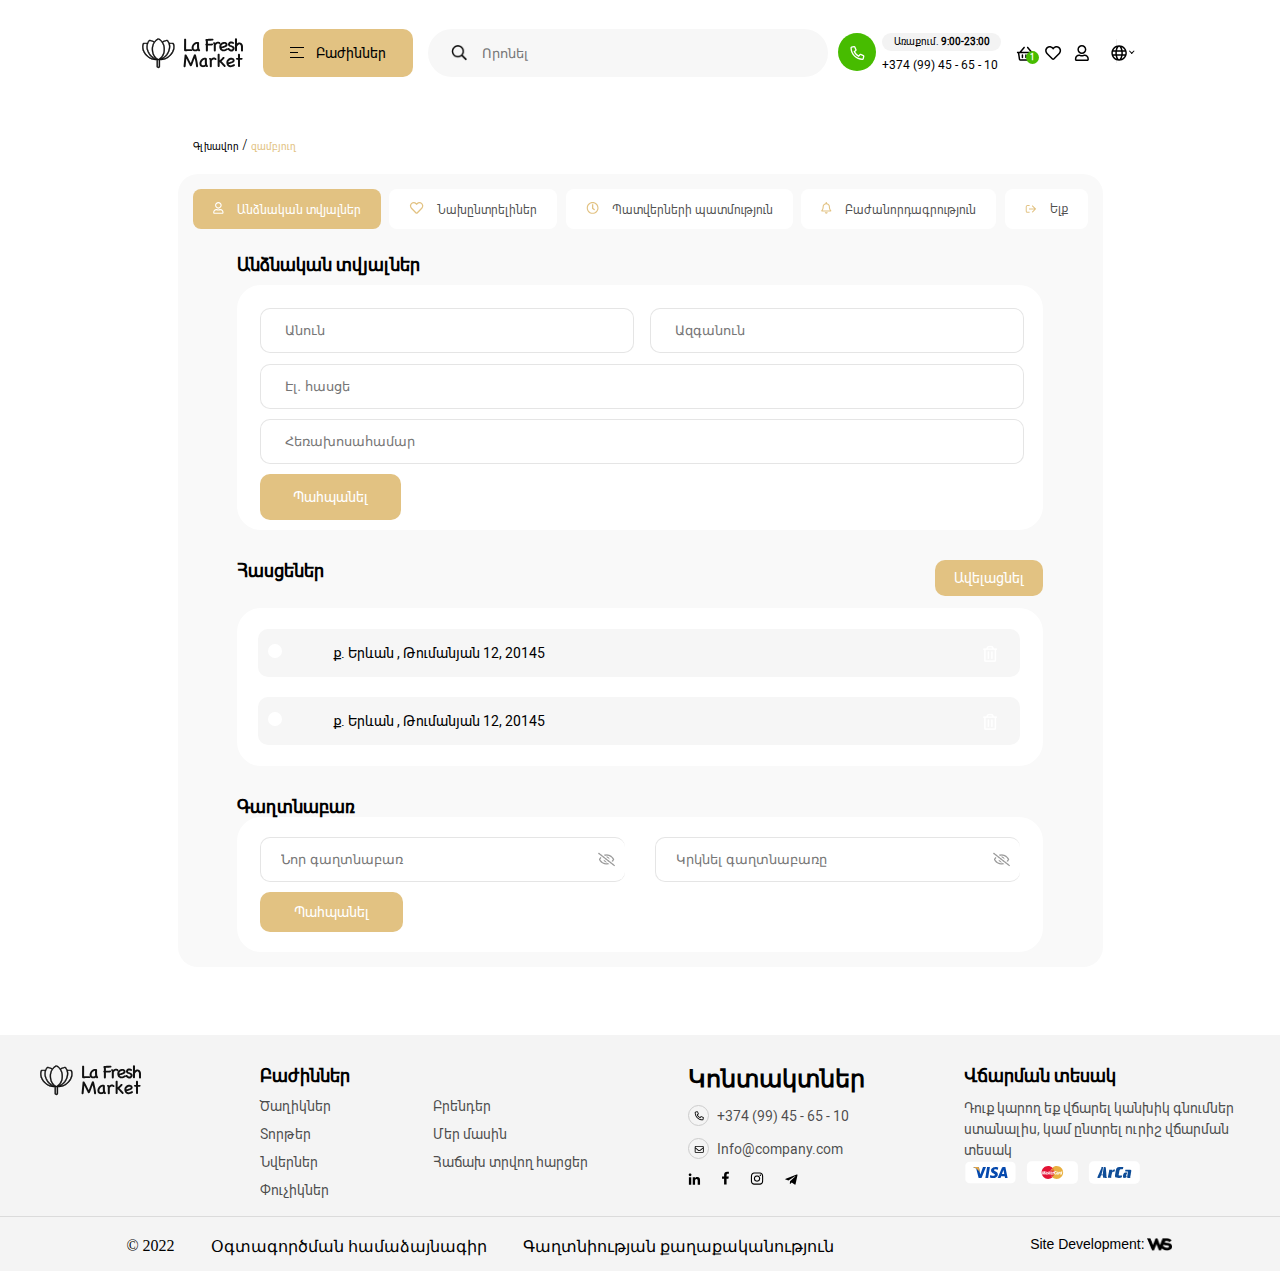
<file: shop/userInfo.html>
<!DOCTYPE html>
<html lang="en">
<head>
    <meta charset="UTF-8">
    <meta http-equiv="X-UA-Compatible" content="IE=edge">
    <meta name="viewport" content="width=device-width, initial-scale=1.0">
    <title>userInfo</title>
    <link rel="stylesheet" href="./styles/homepage.css ">
    <link rel="stylesheet" href="./styles/userInfro.css">
    <link rel="shortcut icon" href="./images/icons/favicon.ico" type="image/x-icon">
</head>
<body>
    <header>
        <a href="./homepage.html"class="logo">
            <svg width="101" height="31" viewBox="0 0 101 31" fill="none" xmlns="http://www.w3.org/2000/svg">
                <path d="M49.4524 11.24C49.7409 11.3362 49.9538 11.4735 50.0911 11.6521C50.2422 11.8169 50.3178 11.9955 50.3178 12.1878C50.3178 12.3801 50.2354 12.5586 50.0705 12.7234C49.9194 12.8883 49.6859 13.005 49.37 13.0737C48.8481 13.0874 48.3193 13.0943 47.7836 13.0943C47.2617 13.108 46.7397 13.1149 46.2178 13.1149C45.7508 13.1286 45.2357 13.1355 44.6726 13.1355C44.1094 13.1355 43.5875 13.1492 43.1067 13.1767C42.4887 13.108 42.1453 12.7921 42.0766 12.229C42.0766 11.3224 42.0766 10.4296 42.0766 9.55059C42.0903 8.67153 42.0972 7.77874 42.0972 6.87221C42.1109 5.96568 42.1178 5.06602 42.1178 4.17323C42.1178 3.28043 42.1178 2.38077 42.1178 1.47424C42.1865 1.19954 42.3101 0.993508 42.4887 0.856155C42.6672 0.705067 42.8732 0.629523 43.1067 0.629523C43.3402 0.629523 43.5463 0.6982 43.7248 0.835553C43.9171 0.95917 44.0613 1.15146 44.1575 1.41243C44.1575 2.26402 44.1506 3.10874 44.1369 3.94659C44.1369 4.78445 44.1369 5.61543 44.1369 6.43955C44.1232 7.2774 44.1163 8.09465 44.1163 8.89129C44.1163 9.67421 44.1163 10.4846 44.1163 11.3224C44.5421 11.295 44.961 11.2881 45.3731 11.3018C45.7989 11.3018 46.2247 11.295 46.6504 11.2812C47.1037 11.2812 47.5638 11.2812 48.0308 11.2812C48.4978 11.2675 48.9717 11.2538 49.4524 11.24Z" fill="#111111"/>
                <path d="M58.0334 12.0435C58.1159 12.2496 58.1296 12.4487 58.0747 12.641C58.0334 12.8196 57.9373 12.9638 57.7862 13.0737C57.6489 13.1973 57.4703 13.266 57.2505 13.2797C57.0308 13.3072 56.7973 13.2591 56.55 13.1355C56.4402 13.0256 56.3303 12.9157 56.2204 12.8058C56.1242 12.6822 56.0418 12.5655 55.9732 12.4556C55.4787 12.8265 55.0117 13.06 54.5722 13.1561C54.1464 13.266 53.6794 13.3209 53.1712 13.3209C52.8003 13.3209 52.4363 13.2797 52.0792 13.1973C51.7358 13.1286 51.3856 12.9775 51.0285 12.744C50.5065 12.3732 50.1357 11.9337 49.9159 11.4255C49.6961 10.9172 49.5862 10.3816 49.5862 9.81843C49.5862 9.24154 49.6687 8.699 49.8335 8.1908C50.012 7.66885 50.2524 7.18812 50.5546 6.74859C50.8568 6.29533 51.2001 5.88327 51.5847 5.51242C51.9831 5.14156 52.4088 4.81192 52.8621 4.52348C52.9583 4.46853 53.0887 4.40673 53.2536 4.33805C53.4321 4.26937 53.6313 4.20756 53.8511 4.15262C54.0708 4.08395 54.2974 4.03587 54.5309 4.0084C54.7644 3.9672 54.9911 3.94659 55.2108 3.94659C55.6366 3.94659 56.0144 4.00153 56.344 4.11142C56.6874 4.20756 56.9346 4.4548 57.0857 4.85312C57.0857 5.26518 57.0857 5.60856 57.0857 5.88327C57.0857 6.15797 57.0788 6.39147 57.0651 6.58377C57.0651 6.76233 57.0651 6.91341 57.0651 7.03703C57.0651 7.16065 57.0651 7.2774 57.0651 7.38728C57.0651 7.86802 57.0788 8.36935 57.1063 8.89129C57.1338 9.3995 57.1819 9.90084 57.2505 10.3953C57.278 10.5464 57.3398 10.725 57.436 10.931C57.5458 11.137 57.6557 11.3224 57.7656 11.4873H57.745C57.8412 11.6383 57.9167 11.762 57.9716 11.8581C58.0403 11.9543 58.0609 12.0161 58.0334 12.0435ZM55.2521 10.5807C55.1422 10.1 55.0735 9.60553 55.046 9.09732C55.0186 8.57538 55.0048 8.06031 55.0048 7.5521C55.0048 7.19499 55.0117 6.87221 55.0254 6.58377C55.0392 6.29533 55.046 6.01375 55.046 5.73905C54.8125 5.76652 54.5722 5.82833 54.3249 5.92447C54.0914 6.02062 53.9266 6.0893 53.8304 6.1305C53.4596 6.29533 53.1231 6.52883 52.8209 6.831C52.5325 7.13318 52.2921 7.46969 52.0998 7.84055C51.9075 8.2114 51.7633 8.60285 51.6671 9.01491C51.5847 9.41323 51.5779 9.80469 51.6465 10.1893C51.6877 10.4915 51.7908 10.7456 51.9556 10.9516C52.1341 11.1439 52.3402 11.295 52.5737 11.4049C52.8072 11.501 53.0544 11.5491 53.3154 11.5491C53.5901 11.5491 53.8511 11.5079 54.0983 11.4255C54.4005 11.2469 54.7851 10.9653 55.2521 10.5807Z" fill="#111111"/>
                <path d="M65.903 12.3732C65.8892 12.7303 65.7725 12.9913 65.5527 13.1561C65.3467 13.3209 65.1201 13.4033 64.8728 13.4033C64.6256 13.4033 64.4058 13.3209 64.2135 13.1561C64.0212 13.005 63.9045 12.7715 63.8633 12.4556V7.42849C63.7122 7.33234 63.5817 7.21559 63.4718 7.07824C63.3757 6.92715 63.3276 6.77606 63.3276 6.62497C63.3276 6.30906 63.5062 6.05496 63.8633 5.86267V5.22397C63.8633 5.10036 63.8633 4.97674 63.8633 4.85312C63.877 4.71577 63.8839 4.57842 63.8839 4.44106C63.8839 4.029 63.8633 3.64442 63.8221 3.2873C63.7809 2.91645 63.6779 2.61427 63.513 2.38077C63.4444 2.20221 63.41 2.04426 63.41 1.9069C63.41 1.50858 63.6504 1.22701 64.1311 1.06219C64.7355 0.966038 65.3055 0.911096 65.8412 0.897361C66.3768 0.869891 66.9125 0.849288 67.4482 0.835553C67.9152 0.821817 68.3822 0.814949 68.8492 0.814949C69.3299 0.801214 69.8175 0.760008 70.312 0.691332C70.7103 0.691332 71.0056 0.773744 71.1979 0.938567C71.404 1.10339 71.507 1.30942 71.507 1.55665C71.507 1.76268 71.4314 1.95498 71.2803 2.13354C71.1292 2.29836 70.8957 2.42198 70.5798 2.50439C70.0854 2.57307 69.5772 2.61427 69.0552 2.62801C68.5333 2.64174 68.0045 2.65548 67.4688 2.66921C67.1529 2.66921 66.8713 2.66921 66.6241 2.66921C66.3768 2.66921 66.0953 2.68295 65.7794 2.71042C65.848 2.98512 65.8892 3.2667 65.903 3.55514C65.9167 3.84358 65.9236 4.13889 65.9236 4.44106C65.9236 4.55095 65.9167 4.66083 65.903 4.77071C65.903 4.88059 65.903 4.99047 65.903 5.10036V5.80086C66.6035 5.80086 67.3108 5.78025 68.0251 5.73905C68.7393 5.69784 69.3711 5.59483 69.9205 5.43C70.3189 5.43 70.621 5.51241 70.8271 5.67724C71.0468 5.84206 71.1567 6.04809 71.1567 6.29533C71.1567 6.5975 71.0262 6.83787 70.7653 7.01643C70.5043 7.18125 70.1678 7.31174 69.7557 7.40788C69.3437 7.4903 68.8835 7.54524 68.3753 7.57271C67.8809 7.58644 67.4001 7.59331 66.9331 7.59331H65.903V12.3732Z" fill="#111111"/>
                <path d="M71.7495 5.96568C71.4886 5.81459 71.3031 5.67037 71.1932 5.53302C71.0971 5.38193 71.049 5.22397 71.049 5.05915C71.049 4.82565 71.1383 4.62649 71.3169 4.46167C71.5092 4.29684 71.7564 4.21443 72.0586 4.21443C72.2646 4.21443 72.4981 4.26937 72.7591 4.37925C73.0338 4.48914 73.2604 4.61962 73.439 4.77071C73.8648 4.42733 74.2905 4.15262 74.7163 3.94659C75.1559 3.74056 75.616 3.63755 76.0967 3.63755C76.2341 3.63755 76.4401 3.67189 76.7148 3.74056C77.0033 3.80924 77.278 3.91912 77.5389 4.07021C77.8136 4.20756 78.054 4.39299 78.26 4.62649C78.4661 4.84625 78.5691 5.10722 78.5691 5.4094C78.5691 5.65664 78.4729 5.86266 78.2806 6.02749C78.1021 6.17858 77.8823 6.25412 77.6214 6.25412C77.4291 6.25412 77.2711 6.21291 77.1475 6.1305C77.0239 6.04809 76.9003 5.95194 76.7766 5.84206C76.6805 5.74591 76.5637 5.65664 76.4264 5.57422C76.3028 5.47808 76.186 5.43 76.0761 5.43C75.925 5.43 75.7465 5.48494 75.5405 5.59483C75.3344 5.70471 75.1284 5.83519 74.9224 5.98628C74.7163 6.13737 74.5103 6.30906 74.3043 6.50136C74.112 6.67991 73.9472 6.83787 73.8098 6.97522V12.3732C73.7961 12.7166 73.6793 12.9707 73.4596 13.1355C73.2535 13.3003 73.0338 13.3827 72.8003 13.3827C72.553 13.3827 72.3333 13.3003 72.141 13.1355C71.9487 12.9844 71.8319 12.7509 71.7907 12.435V5.98628L71.7495 5.96568Z" fill="#111111"/>
                <path d="M84.4452 10.4777C84.665 10.3953 84.8642 10.361 85.0427 10.3747C85.235 10.3884 85.393 10.4365 85.5166 10.5189C85.654 10.6013 85.757 10.7112 85.8256 10.8486C85.9081 10.9722 85.9493 11.1095 85.9493 11.2606C85.9493 11.4117 85.9012 11.5628 85.805 11.7139C85.7089 11.8512 85.5578 11.9817 85.3518 12.1053C84.7749 12.4487 84.1499 12.744 83.4769 12.9913C82.8176 13.2248 82.1515 13.3415 81.4784 13.3415C81.0801 13.3415 80.6749 13.2797 80.2629 13.1561C79.8508 13.0462 79.4662 12.8677 79.1091 12.6204C78.5322 12.1946 78.0789 11.6383 77.7493 10.9516C77.4334 10.2511 77.2754 9.53685 77.2754 8.80888C77.2754 8.09465 77.4128 7.40788 77.6875 6.74859C77.9759 6.0893 78.4292 5.55362 79.0473 5.14156C79.5418 4.79818 80.0774 4.52348 80.6543 4.31745C81.2312 4.11142 81.8287 4.0084 82.4468 4.0084C82.7764 4.0084 83.0992 4.04274 83.4151 4.11142C83.7173 4.18009 83.9989 4.30371 84.2598 4.48227C84.5208 4.64709 84.7474 4.85312 84.9397 5.10036C85.132 5.33386 85.2831 5.59483 85.393 5.88327C85.5029 6.17171 85.5578 6.46015 85.5578 6.74859C85.5578 6.94088 85.5372 7.12631 85.496 7.30487C85.4548 7.48343 85.3793 7.65512 85.2694 7.81994C85.0633 8.14959 84.7818 8.43803 84.4246 8.68526C84.0675 8.91876 83.6761 9.12479 83.2503 9.30335C82.8245 9.48191 82.385 9.633 81.9317 9.75662C81.4784 9.88023 81.0526 9.99012 80.6543 10.0863C80.2285 10.1961 79.9538 10.2648 79.8302 10.2923C79.7203 10.3198 79.6516 10.3335 79.6242 10.3335C79.8165 10.7318 80.0912 11.0477 80.4483 11.2812C80.8054 11.5147 81.2449 11.6109 81.7669 11.5697C82.2064 11.5422 82.6597 11.4186 83.1267 11.1988C83.6074 10.9653 84.0469 10.725 84.4452 10.4777ZM80.6543 6.33653C80.201 6.57003 79.8645 6.88594 79.6448 7.28427C79.425 7.66885 79.3014 8.10151 79.2739 8.58225C79.2739 8.58225 79.2808 8.58225 79.2945 8.58225C79.322 8.56851 79.3838 8.54791 79.4799 8.52044C79.5898 8.49297 79.7478 8.45176 79.9538 8.39682C80.1598 8.32815 80.4552 8.23887 80.8397 8.12899C80.9771 8.08778 81.1831 8.03284 81.4578 7.96416C81.7325 7.88175 82.0072 7.79247 82.2819 7.69632C82.5704 7.58644 82.8314 7.46282 83.0649 7.32547C83.3121 7.18812 83.4769 7.03703 83.5593 6.87221C83.5868 6.47388 83.4975 6.19918 83.2915 6.04809C83.0855 5.897 82.8382 5.82146 82.5498 5.82146C82.2339 5.82146 81.8974 5.88327 81.5402 6.00689C81.1831 6.11677 80.8878 6.22665 80.6543 6.33653Z" fill="#111111"/>
                <path d="M85.7468 11.4873C85.5545 11.0889 85.5476 10.7593 85.7262 10.4983C85.9185 10.2236 86.1932 10.0863 86.5503 10.0863C86.7838 10.0863 87.0379 10.1755 87.3126 10.3541C87.6011 10.7387 87.9444 11.0615 88.3428 11.3224C88.7411 11.5834 89.16 11.6727 89.5995 11.5903C89.8056 11.5491 89.9841 11.4735 90.1352 11.3636C90.3 11.24 90.4168 11.1027 90.4855 10.9516C90.5679 10.8005 90.6091 10.6357 90.6091 10.4571C90.6091 10.2786 90.561 10.1137 90.4649 9.96265C90.3413 9.77035 90.2039 9.61926 90.0528 9.50938C89.9155 9.3995 89.7644 9.31709 89.5995 9.26215C89.4485 9.20721 89.2974 9.166 89.1463 9.13853C89.0089 9.11106 88.8784 9.07672 88.7548 9.03551C88.5488 8.98057 88.3428 8.92563 88.1367 8.87069C87.9307 8.80201 87.7316 8.7196 87.5393 8.62346C87.347 8.52731 87.1615 8.41056 86.983 8.27321C86.8044 8.12212 86.6327 7.93669 86.4679 7.71693C86.3168 7.5109 86.2001 7.29113 86.1177 7.05763C86.0352 6.8104 85.994 6.58377 85.994 6.37774C85.994 6.0893 86.049 5.79399 86.1589 5.49181C86.2687 5.18964 86.413 4.91493 86.5915 4.6677C86.7838 4.40673 87.0036 4.18696 87.2508 4.0084C87.5118 3.81611 87.7865 3.68562 88.0749 3.61695C88.6518 3.46586 89.2493 3.44526 89.8674 3.55514C90.4992 3.66502 91.0624 3.85731 91.5568 4.13202C91.7491 4.26937 91.8933 4.41359 91.9895 4.56468C92.0856 4.71577 92.1337 4.85999 92.1337 4.99734C92.1337 5.16217 92.0856 5.31325 91.9895 5.45061C91.9071 5.57422 91.7903 5.67724 91.6392 5.75965C91.5019 5.84206 91.3371 5.88327 91.1448 5.88327C90.9662 5.88327 90.7739 5.82833 90.5679 5.71844C90.4031 5.63603 90.1696 5.56049 89.8674 5.49181C89.5789 5.4094 89.2905 5.38193 89.0021 5.4094C88.7136 5.42314 88.4733 5.51241 88.281 5.67724C88.0887 5.84206 88.0131 6.11677 88.0543 6.50136C88.1367 6.65244 88.2329 6.78293 88.3428 6.89281C88.4664 6.98896 88.5969 7.07137 88.7342 7.14005C88.8853 7.20872 89.0433 7.27053 89.2081 7.32547C89.3729 7.36668 89.5309 7.40788 89.682 7.44909C90.1078 7.57271 90.4992 7.71693 90.8563 7.88175C91.2134 8.03284 91.5225 8.22513 91.7835 8.45863C92.0444 8.69213 92.2436 8.97371 92.3809 9.30335C92.532 9.633 92.6076 10.0313 92.6076 10.4983C92.6076 10.8692 92.5252 11.2332 92.3603 11.5903C92.1955 11.9337 91.9758 12.2427 91.701 12.5174C91.4401 12.7921 91.1379 13.0119 90.7945 13.1767C90.4511 13.3415 90.1078 13.4239 89.7644 13.4239C88.9952 13.4239 88.2466 13.2522 87.5187 12.9089C86.7907 12.5655 86.2069 12.0916 85.7674 11.4873H85.7468Z" fill="#111111"/>
                <path d="M95.0047 12.3114C94.9773 12.641 94.8674 12.8883 94.6751 13.0531C94.4828 13.2179 94.2562 13.3003 93.9952 13.3003C93.7617 13.3003 93.5419 13.2248 93.3359 13.0737C93.1299 12.9226 93.0063 12.696 92.9651 12.3938V1.08279C93.0337 0.808082 93.1574 0.602053 93.3359 0.4647C93.5145 0.313611 93.7205 0.238068 93.954 0.238068C94.1875 0.238068 94.3935 0.306744 94.5721 0.444097C94.7644 0.567715 94.9086 0.760009 95.0047 1.02098V5.45061C95.6778 4.98361 96.2821 4.68143 96.8178 4.54408C97.3672 4.40672 97.9304 4.4342 98.5072 4.62649C98.933 4.75011 99.297 4.95614 99.5992 5.24458C99.9014 5.51928 100.149 5.84206 100.341 6.21291C100.547 6.57003 100.698 6.95462 100.794 7.36668C100.904 7.77874 100.966 8.17706 100.98 8.56165C100.98 9.20721 100.98 9.73601 100.98 10.1481C100.98 10.5601 100.98 10.9104 100.98 11.1988C100.98 11.4735 100.98 11.7002 100.98 11.8787C100.993 12.0573 101 12.229 101 12.3938C100.973 12.7234 100.863 12.9707 100.671 13.1355C100.492 13.3003 100.272 13.3827 100.011 13.3827C99.7778 13.3827 99.558 13.3072 99.352 13.1561C99.1459 13.005 99.0223 12.7715 98.9811 12.4556C98.9811 11.81 98.9811 11.1782 98.9811 10.5601C98.9811 9.92831 98.9742 9.28275 98.9605 8.62346C98.933 8.18393 98.8369 7.75813 98.6721 7.34607C98.521 6.93402 98.2669 6.61124 97.9098 6.37774C97.6351 6.3228 97.3741 6.33653 97.1268 6.41894C96.8933 6.50136 96.6599 6.63871 96.4264 6.831C96.1929 7.00956 95.9593 7.23619 95.7258 7.5109C95.4923 7.7856 95.252 8.07404 95.0047 8.37622V12.3114Z" fill="#111111"/>
                <path d="M56.1072 28.1162C56.0934 28.4733 55.9767 28.7343 55.7569 28.8991C55.5509 29.064 55.3243 29.1464 55.077 29.1464C54.8435 29.1464 54.6238 29.064 54.4177 28.8991C54.2117 28.7481 54.095 28.5077 54.0675 28.178C53.9988 27.5874 53.9164 26.9556 53.8203 26.2826C53.7378 25.6095 53.6417 24.9297 53.5318 24.2429C53.4219 23.5424 53.2915 22.8556 53.1404 22.1826C53.003 21.4958 52.8519 20.8503 52.6871 20.2459C52.4673 20.7679 52.2544 21.3035 52.0484 21.8529C51.8561 22.3886 51.6501 22.9449 51.4303 23.5218C51.1556 24.2635 50.8809 25.0052 50.6062 25.7469C50.3315 26.4886 50.0499 27.196 49.7615 27.869C49.5143 28.1437 49.2189 28.2811 48.8756 28.2811C48.6146 28.2811 48.333 28.1506 48.0308 27.8896L44.3017 20.5756C44.2468 21.1662 44.1918 21.7705 44.1369 22.3886C44.0819 22.993 44.027 23.6111 43.9721 24.2429L43.5806 28.4253C43.4707 28.7 43.3196 28.8991 43.1273 29.0228C42.9488 29.1601 42.7634 29.2288 42.5711 29.2288C42.3238 29.2288 42.0972 29.1464 41.8912 28.9816C41.6989 28.8167 41.589 28.5764 41.5615 28.2605L42.6123 17.2173C42.6535 16.9563 42.7702 16.7572 42.9625 16.6198C43.1548 16.4687 43.3746 16.3932 43.6218 16.3932C43.9789 16.3932 44.2742 16.558 44.5077 16.8876C44.8923 17.5607 45.27 18.268 45.6409 19.0097C46.0118 19.7377 46.3895 20.4794 46.7741 21.2349C47.1312 21.9491 47.4608 22.6153 47.763 23.2333C48.0789 23.8377 48.4154 24.4626 48.7725 25.1082C48.9786 24.5863 49.1846 24.0506 49.3906 23.5012C49.5967 22.9518 49.8096 22.3886 50.0293 21.8117C50.3452 20.9602 50.6611 20.1154 50.9771 19.2776C51.3067 18.4397 51.6364 17.6362 51.966 16.867C52.1858 16.4962 52.5017 16.3108 52.9137 16.3108C53.1198 16.3108 53.3121 16.3794 53.4906 16.5168C53.6829 16.6404 53.8203 16.8327 53.9027 17.0937C54.1499 17.9315 54.3834 18.8106 54.6032 19.7308C54.8367 20.6511 55.0496 21.5851 55.2419 22.5328C55.4479 23.4806 55.6196 24.4283 55.7569 25.376C55.908 26.3238 56.0248 27.2372 56.1072 28.1162Z" fill="#111111"/>
                <path d="M65.8435 27.8484C65.9259 28.0544 65.9396 28.2536 65.8847 28.4459C65.8435 28.6244 65.7473 28.7687 65.5963 28.8785C65.4589 29.0022 65.2803 29.0708 65.0606 29.0846C64.8408 29.112 64.6073 29.064 64.3601 28.9404C64.2502 28.8305 64.1403 28.7206 64.0304 28.6107C63.9343 28.4871 63.8519 28.3703 63.7832 28.2605C63.2887 28.6313 62.8217 28.8648 62.3822 28.961C61.9564 29.0708 61.4894 29.1258 60.9812 29.1258C60.6104 29.1258 60.2464 29.0846 59.8892 29.0022C59.5459 28.9335 59.1956 28.7824 58.8385 28.5489C58.3166 28.178 57.9457 27.7385 57.7259 27.2303C57.5062 26.7221 57.3963 26.1864 57.3963 25.6233C57.3963 25.0464 57.4787 24.5039 57.6435 23.9956C57.8221 23.4737 58.0625 22.993 58.3646 22.5534C58.6668 22.1002 59.0102 21.6881 59.3948 21.3173C59.7931 20.9464 60.2189 20.6168 60.6722 20.3283C60.7683 20.2734 60.8988 20.2116 61.0636 20.1429C61.2422 20.0742 61.4413 20.0124 61.6611 19.9575C61.8809 19.8888 62.1075 19.8407 62.341 19.8133C62.5745 19.7721 62.8011 19.7515 63.0209 19.7515C63.4467 19.7515 63.8244 19.8064 64.1541 19.9163C64.4974 20.0124 64.7447 20.2597 64.8958 20.658C64.8958 21.07 64.8958 21.4134 64.8958 21.6881C64.8958 21.9628 64.8889 22.1963 64.8752 22.3886C64.8752 22.5672 64.8752 22.7183 64.8752 22.8419C64.8752 22.9655 64.8752 23.0823 64.8752 23.1921C64.8752 23.6729 64.8889 24.1742 64.9164 24.6961C64.9438 25.2044 64.9919 25.7057 65.0606 26.2002C65.0881 26.3513 65.1499 26.5298 65.246 26.7358C65.3559 26.9419 65.4658 27.1273 65.5757 27.2921H65.5551C65.6512 27.4432 65.7267 27.5668 65.7817 27.663C65.8504 27.7591 65.871 27.8209 65.8435 27.8484ZM63.0621 26.3856C62.9522 25.9049 62.8835 25.4104 62.8561 24.9022C62.8286 24.3802 62.8149 23.8652 62.8149 23.357C62.8149 22.9998 62.8217 22.6771 62.8355 22.3886C62.8492 22.1002 62.8561 21.8186 62.8561 21.5439C62.6226 21.5714 62.3822 21.6332 62.135 21.7293C61.9015 21.8255 61.7366 21.8942 61.6405 21.9354C61.2696 22.1002 60.9331 22.3337 60.631 22.6359C60.3425 22.938 60.1021 23.2745 59.9099 23.6454C59.7176 24.0163 59.5733 24.4077 59.4772 24.8198C59.3948 25.2181 59.3879 25.6095 59.4566 25.9941C59.4978 26.2963 59.6008 26.5504 59.7656 26.7564C59.9442 26.9487 60.1502 27.0998 60.3837 27.2097C60.6172 27.3059 60.8645 27.3539 61.1254 27.3539C61.4001 27.3539 61.6611 27.3127 61.9083 27.2303C62.2105 27.0517 62.5951 26.7702 63.0621 26.3856Z" fill="#111111"/>
                <path d="M67.7378 21.7705C67.4768 21.6194 67.2914 21.4752 67.1815 21.3379C67.0854 21.1868 67.0373 21.0288 67.0373 20.864C67.0373 20.6305 67.1266 20.4313 67.3051 20.2665C67.4974 20.1017 67.7447 20.0193 68.0468 20.0193C68.2529 20.0193 68.4864 20.0742 68.7473 20.1841C69.022 20.294 69.2487 20.4245 69.4272 20.5756C69.853 20.2322 70.2788 19.9575 70.7046 19.7515C71.1441 19.5454 71.6043 19.4424 72.085 19.4424C72.2224 19.4424 72.4284 19.4767 72.7031 19.5454C72.9915 19.6141 73.2662 19.724 73.5272 19.8751C73.8019 20.0124 74.0423 20.1978 74.2483 20.4313C74.4543 20.6511 74.5574 20.9121 74.5574 21.2143C74.5574 21.4615 74.4612 21.6675 74.2689 21.8323C74.0904 21.9834 73.8706 22.059 73.6096 22.059C73.4173 22.059 73.2594 22.0178 73.1358 21.9354C73.0121 21.8529 72.8885 21.7568 72.7649 21.6469C72.6688 21.5508 72.552 21.4615 72.4147 21.3791C72.291 21.2829 72.1743 21.2349 72.0644 21.2349C71.9133 21.2349 71.7348 21.2898 71.5287 21.3997C71.3227 21.5096 71.1167 21.6401 70.9106 21.7911C70.7046 21.9422 70.4986 22.1139 70.2926 22.3062C70.1003 22.4848 69.9354 22.6427 69.7981 22.7801V28.178C69.7844 28.5214 69.6676 28.7755 69.4478 28.9404C69.2418 29.1052 69.022 29.1876 68.7885 29.1876C68.5413 29.1876 68.3215 29.1052 68.1293 28.9404C67.937 28.7893 67.8202 28.5558 67.779 28.2399V21.7911L67.7378 21.7705Z" fill="#111111"/>
                <path d="M77.6441 28.0132C77.6304 28.3429 77.5274 28.5901 77.3351 28.7549C77.1428 28.9197 76.9161 29.0022 76.6552 29.0022C76.4217 29.0022 76.2019 28.9266 75.9959 28.7755C75.7899 28.6244 75.6662 28.3978 75.625 28.0956V16.5168C75.6937 16.2283 75.8173 16.0155 75.9959 15.8781C76.1744 15.727 76.3805 15.6515 76.614 15.6515C76.8475 15.6515 77.0535 15.7201 77.2321 15.8575C77.4244 15.9811 77.5617 16.1803 77.6441 16.455V22.1826C77.9326 22.004 78.1935 21.8186 78.427 21.6263C78.6743 21.4203 78.9146 21.2005 79.1481 20.967C79.3954 20.7198 79.6426 20.4519 79.8898 20.1635C80.1508 19.8751 80.4392 19.5592 80.7552 19.2158C80.9062 19.0922 81.0505 19.0097 81.1878 18.9685C81.3389 18.9136 81.4831 18.8861 81.6205 18.8861C81.8952 18.8861 82.1218 18.9685 82.3004 19.1334C82.4789 19.2982 82.5682 19.4973 82.5682 19.7308C82.5682 19.9506 82.4721 20.191 82.2798 20.4519C81.799 21.0151 81.3458 21.5096 80.92 21.9354C80.4942 22.3612 80.0341 22.7595 79.5396 23.1303L83.3099 27.3333C83.5297 27.6767 83.6396 27.9377 83.6396 28.1162C83.6396 28.3497 83.5503 28.5558 83.3717 28.7343C83.2069 28.8991 82.9871 28.9816 82.7124 28.9816C82.5613 28.9816 82.4103 28.9541 82.2592 28.8991C82.1218 28.8442 81.9845 28.7481 81.8471 28.6107L80.3637 26.9625C79.9516 26.4817 79.5465 26.0216 79.1481 25.5821C78.7635 25.1425 78.3377 24.6755 77.8707 24.1811C77.8295 24.2085 77.7952 24.2292 77.7677 24.2429C77.7403 24.2429 77.6991 24.2566 77.6441 24.2841V28.0132Z" fill="#111111"/>
                <path d="M91.5211 26.2826C91.7409 26.2002 91.9401 26.1658 92.1186 26.1796C92.3109 26.1933 92.4689 26.2414 92.5925 26.3238C92.7298 26.4062 92.8328 26.5161 92.9015 26.6534C92.9839 26.777 93.0251 26.9144 93.0251 27.0655C93.0251 27.2166 92.9771 27.3677 92.8809 27.5188C92.7848 27.6561 92.6337 27.7866 92.4277 27.9102C91.8508 28.2536 91.2258 28.5489 90.5528 28.7961C89.8935 29.0296 89.2273 29.1464 88.5543 29.1464C88.156 29.1464 87.7508 29.0846 87.3387 28.961C86.9267 28.8511 86.5421 28.6725 86.185 28.4253C85.6081 27.9995 85.1548 27.4432 84.8252 26.7564C84.5093 26.0559 84.3513 25.3417 84.3513 24.6137C84.3513 23.8995 84.4887 23.2127 84.7634 22.5534C85.0518 21.8942 85.5051 21.3585 86.1232 20.9464C86.6176 20.603 87.1533 20.3283 87.7302 20.1223C88.3071 19.9163 88.9046 19.8133 89.5226 19.8133C89.8523 19.8133 90.1751 19.8476 90.491 19.9163C90.7932 19.985 91.0747 20.1086 91.3357 20.2871C91.5967 20.4519 91.8233 20.658 92.0156 20.9052C92.2079 21.1387 92.359 21.3997 92.4689 21.6881C92.5787 21.9766 92.6337 22.265 92.6337 22.5534C92.6337 22.7457 92.6131 22.9312 92.5719 23.1097C92.5307 23.2883 92.4551 23.46 92.3452 23.6248C92.1392 23.9544 91.8576 24.2429 91.5005 24.4901C91.1434 24.7236 90.752 24.9296 90.3262 25.1082C89.9004 25.2868 89.4608 25.4379 89.0076 25.5615C88.5543 25.6851 88.1285 25.795 87.7302 25.8911C87.3044 26.001 87.0297 26.0697 86.9061 26.0971C86.7962 26.1246 86.7275 26.1384 86.7 26.1384C86.8923 26.5367 87.167 26.8526 87.5242 27.0861C87.8813 27.3196 88.3208 27.4157 88.8427 27.3745C89.2823 27.3471 89.7355 27.2234 90.2025 27.0037C90.6833 26.7702 91.1228 26.5298 91.5211 26.2826ZM87.7302 22.1414C87.2769 22.3749 86.9404 22.6908 86.7206 23.0891C86.5009 23.4737 86.3773 23.9064 86.3498 24.3871C86.3498 24.3871 86.3567 24.3871 86.3704 24.3871C86.3979 24.3734 86.4597 24.3528 86.5558 24.3253C86.6657 24.2978 86.8237 24.2566 87.0297 24.2017C87.2357 24.133 87.531 24.0437 87.9156 23.9338C88.053 23.8926 88.259 23.8377 88.5337 23.769C88.8084 23.6866 89.0831 23.5973 89.3578 23.5012C89.6463 23.3913 89.9072 23.2677 90.1407 23.1303C90.388 22.993 90.5528 22.8419 90.6352 22.6771C90.6627 22.2787 90.5734 22.004 90.3674 21.8529C90.1613 21.7019 89.9141 21.6263 89.6257 21.6263C89.3097 21.6263 88.9732 21.6881 88.6161 21.8117C88.259 21.9216 87.9637 22.0315 87.7302 22.1414Z" fill="#111111"/>
                <path d="M94.9534 21.6881C94.61 21.6332 94.3491 21.5233 94.1705 21.3585C94.0057 21.1937 93.9233 21.0014 93.9233 20.7816C93.9233 20.5618 94.0125 20.3558 94.1911 20.1635C94.3834 19.9712 94.665 19.8751 95.0358 19.8751H95.9836V16.7228C96.0522 16.4344 96.1758 16.2215 96.3544 16.0841C96.5467 15.933 96.7596 15.8575 96.9931 15.8575C97.2129 15.8575 97.4189 15.9262 97.6112 16.0635C97.8035 16.1871 97.934 16.3863 98.0026 16.661V19.8751H99.8157C100.118 19.9575 100.338 20.0811 100.475 20.2459C100.626 20.4107 100.702 20.5893 100.702 20.7816C100.702 21.2211 100.386 21.5233 99.7539 21.6881H98.0026V25.4791C98.0026 25.9049 98.0026 26.3306 98.0026 26.7564C98.0164 27.1822 98.0232 27.608 98.0232 28.0338C98.0232 28.3772 97.9134 28.6313 97.6936 28.7961C97.4738 28.961 97.2472 29.0434 97.0137 29.0434C96.7802 29.0434 96.5604 28.9678 96.3544 28.8167C96.1621 28.6656 96.0454 28.4321 96.0042 28.1162C96.0042 27.5943 95.9973 27.0586 95.9836 26.5092C95.9836 25.9461 95.9836 25.3898 95.9836 24.8404V21.6881H94.9534Z" fill="#111111"/>
                <path d="M3.96725 17.4039C7.74929 21.3903 11.784 22.0927 14.1567 22.0927C14.3635 22.0927 14.5543 22.0868 14.7347 22.0774V28.4991C14.7347 28.891 14.905 29.2669 15.2081 29.544C15.5112 29.8211 15.9223 29.9768 16.351 29.9768C16.7797 29.9768 17.1908 29.8211 17.4939 29.544C17.797 29.2669 17.9673 28.891 17.9673 28.4991V22.0759C18.1488 22.0848 18.3444 22.0912 18.5507 22.0912C20.9142 22.0912 24.9462 21.3908 28.7331 17.4044C30.6662 15.4776 31.9376 13.0742 32.3896 10.4926C32.6501 8.93625 32.512 7.34588 31.9861 5.84663C31.9042 5.64011 31.7656 5.45626 31.5838 5.31267C31.4019 5.16908 31.1828 5.07055 30.9474 5.0265C29.7992 4.84214 28.6259 4.83033 27.4735 4.99153C27.1097 4.05583 26.5936 3.1757 25.9424 2.38089C25.7894 2.20871 25.5909 2.07499 25.3658 1.99234C25.1406 1.9097 24.8961 1.88085 24.6553 1.90851C23.1117 2.12289 21.6321 2.62286 20.3071 3.37786C19.4371 2.25281 18.3225 1.30403 17.0331 0.59088C16.8252 0.480775 16.5893 0.422791 16.3491 0.422791C16.1089 0.422791 15.873 0.480775 15.6652 0.59088C14.3764 1.30391 13.2627 2.25275 12.3939 3.37786C11.0648 2.61993 9.57938 2.12027 8.02998 1.90999C7.79012 1.88414 7.54702 1.91483 7.32381 1.99915C7.1006 2.08348 6.9047 2.21862 6.75475 2.39173C6.10178 3.18271 5.58255 4.05893 5.21446 4.99103C4.06046 4.83106 2.88565 4.8442 1.73628 5.02995C1.50234 5.07668 1.2854 5.17748 1.1062 5.32269C0.926993 5.46791 0.791498 5.65271 0.712653 5.85944C0.190548 7.35399 0.0539099 8.93874 0.313438 10.4896C0.764374 13.0718 2.03489 15.4761 3.96725 17.4039ZM16.351 28.9917C16.2081 28.9917 16.0711 28.9398 15.97 28.8474C15.869 28.755 15.8122 28.6297 15.8122 28.4991V22.0769C16.1709 22.1019 16.5313 22.1007 16.8898 22.0735V28.4991C16.8898 28.6297 16.833 28.755 16.732 28.8474C16.6309 28.9398 16.4939 28.9917 16.351 28.9917ZM30.7319 5.99145C30.7841 6.00014 30.8331 6.02078 30.8743 6.05144C30.9155 6.0821 30.9475 6.12179 30.9673 6.16681C31.438 7.51858 31.5597 8.95168 31.3229 10.3537C30.8987 12.7465 29.716 14.9729 27.9212 16.7571C25.416 19.3929 22.8252 20.4746 20.7628 20.8819C22.8607 19.8185 25.2404 17.8728 26.8895 14.2923C28.1082 11.6585 28.6324 8.73557 27.8054 5.94121C28.778 5.82065 29.765 5.8376 30.7319 5.99145ZM24.7835 2.88528C24.8395 2.87784 24.8967 2.88291 24.9501 2.90007C25.0035 2.91722 25.0515 2.94595 25.0901 2.9838C25.7275 3.76143 26.2211 4.62937 26.5512 5.55306C26.5537 5.64883 26.5864 5.74189 26.6455 5.82102C27.5613 8.4883 27.0937 11.3236 25.8966 13.9091C24.011 18.0078 21.12 19.7953 18.9704 20.5751C20.7763 18.99 22.8537 16.1178 22.8537 11.2654C22.9189 8.79186 22.242 6.34919 20.8964 4.20243C22.0819 3.52848 23.404 3.08047 24.7835 2.88528ZM16.2039 1.44599C16.2475 1.42145 16.2977 1.40846 16.3488 1.40846C16.4 1.40846 16.4502 1.42145 16.4938 1.44599C17.7997 2.16939 18.9058 3.1581 19.7263 4.33542H19.729C19.7418 4.34802 19.7553 4.36003 19.7694 4.37138L19.7586 4.37975C21.1525 6.44492 21.8539 8.83826 21.7762 11.264C21.7762 17.4975 18.138 20.1761 16.553 21.0499C16.5155 21.0764 16.473 21.0962 16.4275 21.1085C16.3537 21.1215 16.2773 21.1132 16.2088 21.0849C14.9696 20.4194 10.9258 17.7447 10.9258 11.264C10.9258 6.32 13.3625 2.96114 16.2039 1.44599ZM7.59898 3.00005C7.63408 2.95841 7.68051 2.9259 7.73363 2.90577C7.78676 2.88563 7.84472 2.87857 7.90176 2.88528C9.2875 3.0763 10.616 3.52382 11.8061 4.20045C10.4602 6.34732 9.78313 8.79017 9.84827 11.264C9.84827 16.1158 11.9833 19.0121 13.7515 20.58C11.6639 19.8195 8.71096 18.0447 6.80486 13.9091C4.71935 9.404 5.51401 5.49592 7.59898 3.00005ZM1.72982 6.17961C1.74679 6.13438 1.7759 6.09377 1.81449 6.0615C1.85309 6.02923 1.89992 6.00633 1.9507 5.9949C2.92196 5.83969 3.91356 5.82208 4.89067 5.94269C4.82279 6.18454 4.76137 6.42344 4.71235 6.66086C4.23875 9.24801 4.62166 11.9055 5.81194 14.2923C7.47183 17.8925 9.88975 19.8352 11.9629 20.8878C9.89191 20.4834 7.29081 19.4032 4.78077 16.7581C2.98511 14.9727 1.80214 12.7446 1.37855 10.3502C1.14267 8.95385 1.26289 7.52652 1.72982 6.17961Z" fill="#111111"/>
                <path fill-rule="evenodd" clip-rule="evenodd" d="M15.5779 0.42765C15.8129 0.303121 16.0786 0.238068 16.3483 0.238068C16.618 0.238068 16.8837 0.303121 17.1187 0.42765L17.1216 0.429206C18.3842 1.12747 19.4829 2.04864 20.3538 3.1394C21.6638 2.41603 23.1165 1.93562 24.6291 1.72555L24.6334 1.72495C24.9025 1.69402 25.176 1.72624 25.4286 1.81893C25.6811 1.91163 25.9055 2.06226 26.0796 2.25818L26.0846 2.26373C26.7164 3.03489 27.2237 3.88552 27.5911 4.78935C28.7153 4.64612 29.8573 4.66451 30.9759 4.84411L30.9806 4.84487C31.2443 4.89423 31.4913 5.00493 31.6974 5.16769C31.9036 5.33052 32.0625 5.54045 32.157 5.7785L32.1597 5.78544C32.6958 7.31387 32.8366 8.93579 32.571 10.5231L32.5708 10.5244C32.112 13.1444 30.8223 15.5813 28.8645 17.5334C25.0356 21.5629 20.9515 22.2759 18.5499 22.2759C18.4117 22.2759 18.2784 22.2731 18.1511 22.2686V28.4991C18.1511 28.9456 17.957 29.3701 17.6177 29.6803C17.2789 29.99 16.8227 30.1615 16.3502 30.1615C15.8776 30.1615 15.4214 29.99 15.0827 29.6803C14.7434 29.3701 14.5492 28.9456 14.5492 28.4991V22.2704C14.4241 22.2748 14.2935 22.2774 14.1558 22.2774C11.7451 22.2774 7.65821 21.5624 3.83417 17.5328C1.87704 15.5796 0.588279 13.1419 0.130648 10.5214L0.130423 10.5201C-0.134268 8.93837 0.00516654 7.32218 0.537444 5.79851L0.539167 5.79358C0.63011 5.55513 0.785711 5.34397 0.989077 5.17918C1.19235 5.01445 1.43701 4.9012 1.69927 4.8488L1.70596 4.84747C2.82603 4.66646 3.96983 4.64694 5.09595 4.78912C5.46741 3.88863 5.97782 3.04171 6.61148 2.27413L6.61427 2.27075C6.78515 2.07346 7.00703 1.92104 7.2577 1.82635C7.50834 1.73167 7.78061 1.69741 8.04895 1.72633L8.054 1.72688C9.57255 1.93297 11.0312 2.41313 12.3454 3.1393C13.2152 2.04852 14.3131 1.12738 15.5749 0.429245L15.5779 0.42765ZM15.7523 0.753335C14.4854 1.45452 13.3917 2.38674 12.5392 3.49074L12.4411 3.61788L12.3015 3.53831C10.9943 2.7928 9.53243 2.30075 8.0069 2.09337C7.79633 2.07106 7.58329 2.09826 7.38826 2.17194C7.1932 2.24563 7.02376 2.36289 6.89493 2.51106C6.25467 3.287 5.74597 4.1459 5.38544 5.05887L5.3321 5.19393L5.18827 5.17399C4.05363 5.0167 2.8985 5.02945 1.76839 5.21173C1.56402 5.25309 1.37598 5.34115 1.22166 5.4662C1.06731 5.59128 0.952193 5.74883 0.885311 5.92291C0.374189 7.38738 0.240613 8.93956 0.494684 10.4585C0.938886 13.0013 2.19046 15.3712 4.09688 17.2731L4.10048 17.2767C7.84001 21.2183 11.8216 21.908 14.1558 21.908C14.3591 21.908 14.5466 21.9021 14.7244 21.8929L14.9186 21.8829V28.4991C14.9186 28.8364 15.065 29.1636 15.3319 29.4077C15.5994 29.6522 15.9654 29.7921 16.3502 29.7921C16.7349 29.7921 17.1009 29.6522 17.3684 29.4077C17.6353 29.1636 17.7817 28.8364 17.7817 28.4991V21.882L17.9754 21.8914C18.1549 21.9002 18.3473 21.9065 18.5499 21.9065C20.8749 21.9065 24.854 21.2188 28.5984 17.2771L28.6019 17.2735C30.5089 15.3727 31.7614 13.0038 32.2067 10.4616C32.4617 8.93762 32.3268 7.38027 31.8123 5.91143C31.7427 5.73775 31.625 5.5812 31.4685 5.45764C31.3115 5.33367 31.121 5.24743 30.9149 5.20848C29.7857 5.02742 28.6316 5.01592 27.4983 5.17445L27.3535 5.19471L27.3005 5.05845C26.9444 4.14248 26.4391 3.28022 25.8011 2.50089C25.6695 2.35373 25.4979 2.23789 25.3013 2.16574C25.1041 2.09337 24.8894 2.06777 24.6777 2.09177C23.1576 2.30316 21.7013 2.79557 20.3977 3.53834L20.2583 3.61778L20.1601 3.49084C19.3064 2.38687 18.2119 1.45467 16.9444 0.753353C16.7641 0.658149 16.5585 0.607497 16.3483 0.607497C16.1381 0.607497 15.9325 0.658143 15.7523 0.753335ZM16.348 1.59317C16.3278 1.59317 16.309 1.59835 16.2937 1.60694L16.29 1.60901C13.5116 3.09062 11.1097 6.38509 11.1097 11.2639C11.1097 17.6334 15.0676 20.2602 16.2859 20.9171C16.3173 20.9286 16.3522 20.9325 16.3866 20.9278C16.4085 20.921 16.4284 20.9112 16.4457 20.899L16.4541 20.8931L16.463 20.8881C18.0118 20.0343 21.5907 17.4077 21.5907 11.2639V11.258C21.6666 8.88672 20.9858 6.54554 19.6296 4.52013L19.5739 4.44103C18.7702 3.28779 17.6857 2.31786 16.4034 1.60756L16.4023 1.60694C16.3871 1.59835 16.3682 1.59317 16.348 1.59317ZM20.0066 4.42033C21.3574 6.4829 22.0366 8.85851 21.9601 11.2669C21.959 17.5775 18.2747 20.3089 16.6495 21.2072C16.5962 21.2432 16.537 21.27 16.4748 21.2868L16.4668 21.289L16.4587 21.2904C16.3507 21.3094 16.2386 21.2975 16.1373 21.2555L16.1287 21.252L16.1205 21.2476C14.8495 20.565 10.7402 17.8395 10.7402 11.2639C10.7402 6.25583 13.211 2.83297 16.1145 1.28386C16.1859 1.24414 16.2667 1.22374 16.348 1.22374C16.43 1.22374 16.5112 1.24443 16.583 1.28471M19.8611 4.20703C19.8684 4.21408 19.8762 4.22088 19.8843 4.22739L20.0664 4.3738L20.0066 4.42033M24.8927 3.07592C24.8658 3.06727 24.8366 3.06456 24.8077 3.0683C23.5157 3.25122 22.2754 3.65953 21.1543 4.26989C22.4504 6.40566 23.1016 8.82132 23.0376 11.2679C23.037 15.5536 21.4335 18.3227 19.8029 20.0314C21.7734 19.1162 24.1192 17.3288 25.728 13.8319C26.9084 11.2824 27.3627 8.50717 26.4785 5.90598C26.4146 5.81162 26.376 5.70317 26.3674 5.58999C26.0459 4.69983 25.5688 3.86233 24.954 3.11015C24.9375 3.09566 24.9168 3.08366 24.8927 3.07592ZM24.7584 2.70217C24.8413 2.69114 24.9261 2.6986 25.0058 2.7242C25.0855 2.74981 25.1587 2.79318 25.2186 2.85191L25.2258 2.85894L25.2321 2.8667C25.8826 3.66031 26.3869 4.54674 26.7243 5.49089L26.7342 5.5187L26.735 5.54824C26.7365 5.60462 26.7557 5.66101 26.7927 5.71055L26.81 5.73371L26.8193 5.76102C27.7554 8.48708 27.2734 11.3731 26.0635 13.9864C24.1537 18.1375 21.22 19.9552 19.0326 20.7487L18.8477 20.4362C20.6199 18.8807 22.6682 16.0568 22.6682 11.2654V11.2606C22.7324 8.82424 22.0659 6.41726 20.7391 4.30052L20.6367 4.13714L20.8043 4.04184C22.0104 3.35616 23.3548 2.90076 24.7568 2.70238L24.7584 2.70217ZM7.87783 3.06855C7.85042 3.06557 7.82289 3.06915 7.79828 3.07848C7.77338 3.08792 7.75354 3.1024 7.7396 3.11884C5.70514 5.55454 4.91323 9.38489 6.97166 13.8315C8.59472 17.353 10.9829 19.1357 12.9251 20.0386C11.3101 18.3374 9.66334 15.5509 9.66272 11.2664C9.59877 8.8196 10.2503 6.40378 11.5466 4.26791C10.4213 3.65538 9.1754 3.24768 7.87783 3.06855ZM7.66733 2.73303C7.74851 2.70226 7.83637 2.69168 7.92253 2.70183L7.92616 2.70226C9.33463 2.89641 10.6857 3.35138 11.8966 4.03987L12.0642 4.13518L11.9618 4.29856C10.6347 6.4154 9.96793 8.82256 10.0321 11.2591L10.0322 11.2639C10.0322 16.0535 12.1369 18.9022 13.8732 20.4418L13.6875 20.7535C11.5635 19.9798 8.5671 18.1755 6.63634 13.9865C4.52394 9.42323 5.32117 5.43765 7.45639 2.88162C7.51266 2.81488 7.58612 2.76382 7.66733 2.73303ZM28.0417 6.10023C28.7982 8.88535 28.257 11.7747 27.0565 14.3696C25.6911 17.3341 23.8278 19.195 22.028 20.3652C23.7936 19.8017 25.815 18.7041 27.7865 16.6299L27.7901 16.6261C29.5588 14.8677 30.7226 12.6757 31.1401 10.3223C31.371 8.95445 31.2531 7.55626 30.7952 6.23647C30.7885 6.22353 30.778 6.21064 30.7631 6.19957C30.7464 6.18713 30.7252 6.17781 30.7013 6.17374C29.8227 6.03402 28.9272 6.00936 28.0417 6.10023ZM27.7819 5.75789C28.7716 5.6352 29.7761 5.65244 30.7601 5.80902L30.7614 5.80923C30.8417 5.82259 30.9183 5.8545 30.9838 5.90329C31.0494 5.95214 31.1022 6.01674 31.1355 6.09221L31.1385 6.09902L31.141 6.10606C31.6218 7.48699 31.7463 8.95156 31.5042 10.3844L31.504 10.3859C31.073 12.817 29.872 15.0767 28.0525 16.8863C25.5194 19.5506 22.8939 20.6491 20.7978 21.0631L20.6785 20.7172C22.7433 19.6705 25.091 17.7538 26.7209 14.215C27.9272 11.6081 28.4379 8.73225 27.6275 5.99362L27.5656 5.78469L27.7819 5.75789ZM1.98586 6.1762C1.96467 6.18166 1.9464 6.19128 1.93216 6.20319C1.91756 6.2154 1.90795 6.22933 1.90254 6.24292C1.44658 7.55967 1.32938 8.95435 1.55974 10.3187C1.97652 12.6738 3.14049 14.8675 4.91018 16.6271L4.91399 16.6309C6.895 18.7185 8.9296 19.8171 10.7059 20.3775C8.9105 19.2142 7.01943 17.353 5.64455 14.3722C4.43769 11.9509 4.04909 9.25374 4.52982 6.62759L4.53057 6.62348C4.56643 6.44986 4.60866 6.27612 4.65482 6.10202C3.76615 6.01103 2.86748 6.03592 1.98586 6.1762ZM1.92073 5.81249C2.90913 5.65454 3.91816 5.63662 4.91247 5.75935L5.12576 5.78568L5.06769 5.99259C5.00067 6.23137 4.94062 6.46512 4.89284 6.69617C4.42713 9.24276 4.80402 11.859 5.97641 14.2098L5.97893 14.2149C7.61923 17.7726 10.0047 19.6868 12.0457 20.7231L11.9266 21.0691C9.82183 20.6581 7.18596 19.5611 4.6478 16.8872C2.82741 15.0764 1.62619 12.815 1.19583 10.3824L1.19559 10.381C0.954506 8.95381 1.07744 7.4951 1.55446 6.1191L1.55599 6.1147C1.58464 6.03833 1.63315 5.97165 1.69517 5.91979C1.75711 5.868 1.83089 5.83233 1.90932 5.81468L1.92073 5.81249ZM17.0736 21.8742V28.4991C17.0736 28.6843 16.993 28.8582 16.8558 28.9837C16.7191 29.1087 16.537 29.1764 16.3502 29.1764C16.1634 29.1764 15.9813 29.1087 15.8446 28.9837C15.7073 28.8582 15.6267 28.6843 15.6267 28.4991V21.8789L15.8243 21.8926C16.174 21.917 16.5253 21.9159 16.8749 21.8893L17.0736 21.8742ZM15.9961 22.2723V28.4991C15.9961 28.5751 16.029 28.6518 16.0939 28.7111C16.1592 28.7708 16.2512 28.8069 16.3502 28.8069C16.4491 28.8069 16.5411 28.7708 16.6065 28.7111C16.6713 28.6518 16.7042 28.5751 16.7042 28.4991V22.2701C16.4684 22.2819 16.232 22.2826 15.9961 22.2723Z" fill="#111111"/>
                </svg>
        </a>
        <nav>
            <details >
                <summary class="section">                
                    <div class="icon">
                        <div class="bars"></div>
                        <div class="central"></div>
                        <div class="bars"></div>
                    </div>
                    <h2>Բաժիններ</h2>
                </summary>
                <div class="dropDown">
                    <a href="./catalog.html">Փուչիկներ</a>
                    <a href="#">Նվերներ</a>
                    <a href="#">Տորթեր</a>
                    <a href="#">Ծաղոկներ</a>
                    <a href="#">Ակցիաներ</a>
                </div>
            </details>
            <form action="#" class="form">
                <div class="search">
                  <input type="text" placeholder="Որոնել">
                </div>
              </form>
        </nav>
        <div class="contact">
            <div class="phone">
                <svg width="15" height="15" viewBox="0 0 15 15" fill="none" xmlns="http://www.w3.org/2000/svg">
                    <path d="M13.6664 9.98534L10.8731 8.80779C10.7362 8.75302 10.5719 8.69825 10.3802 8.69825C9.99681 8.69825 9.64081 8.88994 9.42173 9.16379L8.51803 10.2592C7.06663 9.46502 5.91647 8.31486 5.1223 6.86346L6.2177 5.95976C6.49155 5.74068 6.68324 5.38468 6.68324 5.00129C6.68324 4.8096 6.62847 4.64529 6.5737 4.50837L5.39615 1.71511C5.20446 1.27695 4.73892 0.948334 4.2186 0.948334C4.13645 0.948334 4.0543 0.975719 3.94476 1.0031L1.37058 1.57819C0.822882 1.71511 0.412109 2.20804 0.412109 2.8105C0.412109 9.54718 5.8617 14.9968 12.571 14.9694C13.1735 14.9694 13.6664 14.5586 13.8033 14.0109L14.3784 11.4367C14.4058 11.3272 14.4332 11.245 14.4332 11.1629C14.4332 10.6426 14.1045 10.177 13.6664 9.98534ZM12.5162 13.6823C6.5737 13.6549 1.75397 8.80779 1.72658 2.86527L4.19122 2.29019L5.34138 4.97391L3.47921 6.50746C4.7663 9.21856 6.16293 10.6152 8.87403 11.9023L10.4076 10.0401L13.0913 11.1903L12.5162 13.6823Z" fill="white"/>
                </svg>
            </div>
            <div class="Info">
                <p>Առաքում. <span>9:00-23:00</span></p>
                <a>+374 (99) 45 - 65 - 10</a>
            </div>
        </div>
        <a href="#" class="shoppingCart">
            <svg width="19" height="15" viewBox="0 0 19 15" fill="none" xmlns="http://www.w3.org/2000/svg">
                <path d="M18.5498 5.63206H16.2686L12.2373 0.91331C11.9561 0.60081 11.4873 0.56956 11.1748 0.81956C10.8623 1.10081 10.8311 1.56956 11.0811 1.88206L14.2998 5.63206H5.51855L8.7373 1.88206C8.9873 1.56956 8.95605 1.10081 8.64355 0.81956C8.33105 0.56956 7.8623 0.60081 7.58105 0.91331L3.5498 5.63206H1.2998C1.08105 5.63206 0.924805 5.81956 0.924805 6.00706V6.75706C0.924805 6.97581 1.08105 7.13206 1.2998 7.13206H1.8623L2.7373 13.3508C2.83105 14.1008 3.45605 14.6321 4.20605 14.6321H15.6123C16.3623 14.6321 16.9873 14.1008 17.0811 13.3508L17.9561 7.13206H18.5498C18.7373 7.13206 18.9248 6.97581 18.9248 6.75706V6.00706C18.9248 5.81956 18.7373 5.63206 18.5498 5.63206ZM15.6123 13.1321H4.20605L3.39355 7.13206H16.4248L15.6123 13.1321ZM10.6748 8.88206C10.6748 8.47581 10.3311 8.13206 9.9248 8.13206C9.4873 8.13206 9.1748 8.47581 9.1748 8.88206V11.3821C9.1748 11.8196 9.4873 12.1321 9.9248 12.1321C10.3311 12.1321 10.6748 11.8196 10.6748 11.3821V8.88206ZM14.1748 8.88206C14.1748 8.47581 13.8311 8.13206 13.4248 8.13206C12.9873 8.13206 12.6748 8.47581 12.6748 8.88206V11.3821C12.6748 11.8196 12.9873 12.1321 13.4248 12.1321C13.8311 12.1321 14.1748 11.8196 14.1748 11.3821V8.88206ZM7.1748 8.88206C7.1748 8.47581 6.83105 8.13206 6.4248 8.13206C5.9873 8.13206 5.6748 8.47581 5.6748 8.88206V11.3821C5.6748 11.8196 5.9873 12.1321 6.4248 12.1321C6.83105 12.1321 7.1748 11.8196 7.1748 11.3821V8.88206Z" fill="black"/>
            </svg>
            <span>1</span>
            <p>2 000 ֏</p>        
        </a>
        <div class="personal">
            <div class="favourites">
                <svg width="17" height="15" viewBox="0 0 17 15" fill="none" xmlns="http://www.w3.org/2000/svg">
                <path d="M14.4448 1.03386C12.6323 -0.497391 9.8511 -0.278641 8.13235 1.50261C6.38235 -0.278641 3.6011 -0.497391 1.7886 1.03386C-0.555153 3.00261 -0.211403 6.22136 1.4761 7.94011L6.94485 13.5339C7.25735 13.8464 7.6636 14.0339 8.13235 14.0339C8.56985 14.0339 8.9761 13.8464 9.2886 13.5339L14.7886 7.94011C16.4448 6.22136 16.7886 3.00261 14.4448 1.03386ZM13.6948 6.87761L8.2261 12.4714C8.1636 12.5339 8.1011 12.5339 8.00735 12.4714L2.5386 6.87761C1.38235 5.72136 1.1636 3.53386 2.75735 2.19011C3.9761 1.15886 5.8511 1.31511 7.0386 2.50261L8.13235 3.62761L9.2261 2.50261C10.3823 1.31511 12.2573 1.15886 13.4761 2.15886C15.0698 3.53386 14.8511 5.72136 13.6948 6.87761Z" fill="black"/>
                </svg>
            </div>
            <div class="user">
                <details>
                    <summary>                
                        <svg width="15" height="17" viewBox="0 0 15 17" fill="none" xmlns="http://www.w3.org/2000/svg">
                        <path d="M10.6582 9.52325C9.75195 9.52325 9.3457 10.0233 7.87695 10.0233C6.37695 10.0233 5.9707 9.52325 5.06445 9.52325C2.75195 9.52325 0.876953 11.4295 0.876953 13.742V14.5233C0.876953 15.367 1.5332 16.0233 2.37695 16.0233H13.377C14.1895 16.0233 14.877 15.367 14.877 14.5233V13.742C14.877 11.4295 12.9707 9.52325 10.6582 9.52325ZM13.377 14.5233H2.37695V13.742C2.37695 12.242 3.56445 11.0233 5.06445 11.0233C5.5332 11.0233 6.25195 11.5233 7.87695 11.5233C9.4707 11.5233 10.1895 11.0233 10.6582 11.0233C12.1582 11.0233 13.377 12.242 13.377 13.742V14.5233ZM7.87695 9.02325C10.3457 9.02325 12.377 7.02325 12.377 4.52325C12.377 2.0545 10.3457 0.0232544 7.87695 0.0232544C5.37695 0.0232544 3.37695 2.0545 3.37695 4.52325C3.37695 7.02325 5.37695 9.02325 7.87695 9.02325ZM7.87695 1.52325C9.50195 1.52325 10.877 2.89825 10.877 4.52325C10.877 6.1795 9.50195 7.52325 7.87695 7.52325C6.2207 7.52325 4.87695 6.1795 4.87695 4.52325C4.87695 2.89825 6.2207 1.52325 7.87695 1.52325Z" fill="black"/>
                        </svg>
                    </summary>
                    <div class="dropDown">
                        <p class="register">Registration</p>
                        <p class="logIn">Log In</p>
                        <p class="forgot">Forgot Password</p>
                    </div>
                </details>
            </div>
            <div class="globe">
                <details>
                    <summary>                
                        <svg width="16" height="16" viewBox="0 0 16 16" fill="none" xmlns="http://www.w3.org/2000/svg">
                            <path d="M8.104 0.273254C3.82275 0.273254 0.354004 3.742 0.354004 8.02325C0.354004 12.3045 3.82275 15.7733 8.104 15.7733C12.3853 15.7733 15.854 12.3045 15.854 8.02325C15.854 3.742 12.3853 0.273254 8.104 0.273254ZM13.6978 5.27325H11.604C11.3853 4.14825 11.0415 3.14825 10.604 2.33575C11.9478 2.9295 13.0415 3.96075 13.6978 5.27325ZM8.104 1.77325C8.6665 1.77325 9.604 3.08575 10.0728 5.27325H6.104C6.57275 3.08575 7.51025 1.77325 8.104 1.77325ZM1.854 8.02325C1.854 7.617 1.88525 7.1795 1.979 6.77325H4.38525C4.354 7.21075 4.354 7.617 4.354 8.02325C4.354 8.46075 4.354 8.867 4.38525 9.27325H1.979C1.88525 8.89825 1.854 8.46075 1.854 8.02325ZM2.479 10.7733H4.57275C4.7915 11.9295 5.13525 12.9295 5.57275 13.742C4.229 13.1483 3.13525 12.0858 2.479 10.7733ZM4.57275 5.27325H2.479C3.13525 3.96075 4.229 2.9295 5.57275 2.33575C5.13525 3.14825 4.7915 4.14825 4.57275 5.27325ZM8.104 14.2733C7.51025 14.2733 6.57275 12.992 6.104 10.7733H10.0728C9.604 12.992 8.6665 14.2733 8.104 14.2733ZM10.2915 9.27325H5.88525C5.854 8.89825 5.854 8.46075 5.854 8.02325C5.854 7.58575 5.854 7.1795 5.88525 6.77325H10.2915C10.3228 7.1795 10.354 7.58575 10.354 8.02325C10.354 8.46075 10.3228 8.89825 10.2915 9.27325ZM10.604 13.742C11.0415 12.9295 11.3853 11.9295 11.604 10.7733H13.6978C13.0415 12.0858 11.9478 13.1483 10.604 13.742ZM11.7915 9.27325C11.8228 8.867 11.854 8.46075 11.854 8.02325C11.854 7.617 11.8228 7.21075 11.7915 6.77325H14.229C14.2915 7.1795 14.354 7.617 14.354 8.02325C14.354 8.46075 14.2915 8.89825 14.229 9.27325H11.7915Z" fill="black"/>
                        </svg>
                    </summary>
                    <div class="dropDown">
                        <p >EN</p>
                        <p>HY</p>
                    </div>
                </details>
            </div>
                
        </div>
    </header>
    <div class="linksBlock">
        <div class="linksContainer">
            <p><a href="./homepage.html">Գլխավոր</a> / <span>զամբյուղ</span></p>
        </div>
    </div>
    <div class="userInfoBlock">
        <div class="goBack">
            <button>
                <svg width="10" height="16" viewBox="0 0 10 16" fill="none" xmlns="http://www.w3.org/2000/svg">
                    <path fill-rule="evenodd" clip-rule="evenodd" d="M9.12132 0.292893C9.51184 0.683417 9.51184 1.31658 9.12132 1.70711L2.82843 8L9.12132 14.2929C9.51184 14.6834 9.51184 15.3166 9.12132 15.7071C8.7308 16.0976 8.09763 16.0976 7.70711 15.7071L0 8L7.70711 0.292893C8.09763 -0.0976311 8.7308 -0.0976311 9.12132 0.292893Z" fill="black"/>
                    </svg>
                    
            </button>
        </div>
        <div class="userInfoContainer">

            <div class="buttons">
                <button class="active">
                    <svg width="11" height="12" viewBox="0 0 11 12" fill="none" xmlns="http://www.w3.org/2000/svg">
                        <path d="M7.41571 7.02982C6.74818 7.02982 6.44894 7.39812 5.36707 7.39812C4.26218 7.39812 3.96294 7.02982 3.29541 7.02982C1.59204 7.02982 0.210938 8.43395 0.210938 10.1373V10.7128C0.210938 11.3343 0.694325 11.8177 1.31582 11.8177H9.41832C10.0168 11.8177 10.5232 11.3343 10.5232 10.7128V10.1373C10.5232 8.43395 9.11908 7.02982 7.41571 7.02982ZM9.41832 10.7128H1.31582V10.1373C1.31582 9.03242 2.19052 8.13471 3.29541 8.13471C3.64069 8.13471 4.17011 8.503 5.36707 8.503C6.54101 8.503 7.07044 8.13471 7.41571 8.13471C8.5206 8.13471 9.41832 9.03242 9.41832 10.1373V10.7128ZM5.36707 6.66152C7.18553 6.66152 8.68173 5.18834 8.68173 3.34687C8.68173 1.52841 7.18553 0.0322113 5.36707 0.0322113C3.52559 0.0322113 2.05241 1.52841 2.05241 3.34687C2.05241 5.18834 3.52559 6.66152 5.36707 6.66152ZM5.36707 1.1371C6.56403 1.1371 7.57684 2.14991 7.57684 3.34687C7.57684 4.56685 6.56403 5.55664 5.36707 5.55664C4.14709 5.55664 3.1573 4.56685 3.1573 3.34687C3.1573 2.14991 4.14709 1.1371 5.36707 1.1371Z" fill="#E2C282"/>
                        </svg>                        
                    <svg width="11" height="12" viewBox="0 0 11 12" fill="none" xmlns="http://www.w3.org/2000/svg">
                    <path d="M7.41571 7.02982C6.74818 7.02982 6.44894 7.39812 5.36707 7.39812C4.26218 7.39812 3.96294 7.02982 3.29541 7.02982C1.59204 7.02982 0.210938 8.43395 0.210938 10.1373V10.7128C0.210938 11.3343 0.694325 11.8177 1.31582 11.8177H9.41832C10.0168 11.8177 10.5232 11.3343 10.5232 10.7128V10.1373C10.5232 8.43395 9.11908 7.02982 7.41571 7.02982ZM9.41832 10.7128H1.31582V10.1373C1.31582 9.03242 2.19052 8.13471 3.29541 8.13471C3.64069 8.13471 4.17011 8.503 5.36707 8.503C6.54101 8.503 7.07044 8.13471 7.41571 8.13471C8.5206 8.13471 9.41832 9.03242 9.41832 10.1373V10.7128ZM5.36707 6.66152C7.18553 6.66152 8.68173 5.18834 8.68173 3.34687C8.68173 1.52841 7.18553 0.0322113 5.36707 0.0322113C3.52559 0.0322113 2.05241 1.52841 2.05241 3.34687C2.05241 5.18834 3.52559 6.66152 5.36707 6.66152ZM5.36707 1.1371C6.56403 1.1371 7.57684 2.14991 7.57684 3.34687C7.57684 4.56685 6.56403 5.55664 5.36707 5.55664C4.14709 5.55664 3.1573 4.56685 3.1573 3.34687C3.1573 2.14991 4.14709 1.1371 5.36707 1.1371Z" fill="white"/>
                    </svg>
                    Անձնական տվյալներ</button>
                <button class="inactive">
                    <svg width="15" height="12" viewBox="0 0 15 12" fill="none" xmlns="http://www.w3.org/2000/svg">
                    <path d="M12.923 0.890547C11.3995 -0.39654 9.06175 -0.212671 7.61706 1.28455C6.1461 -0.212671 3.80833 -0.39654 2.28484 0.890547C0.314806 2.54537 0.603744 5.25088 2.02217 6.69557L6.61891 11.3974C6.88158 11.6601 7.22305 11.8177 7.61706 11.8177C7.9848 11.8177 8.32627 11.6601 8.58894 11.3974L13.2119 6.69557C14.6041 5.25088 14.893 2.54537 12.923 0.890547ZM12.2926 5.80249L7.69586 10.5043C7.64332 10.5568 7.59079 10.5568 7.51199 10.5043L2.91525 5.80249C1.94337 4.83061 1.7595 2.99191 3.09912 1.86243C4.12353 0.995615 5.69956 1.12695 6.69771 2.1251L7.61706 3.07072L8.53641 2.1251C9.50829 1.12695 11.0843 0.995615 12.1087 1.83616C13.4484 2.99191 13.2645 4.83061 12.2926 5.80249Z" fill="#E2C282"/>
                    </svg>
                    <svg width="15" height="12" viewBox="0 0 15 12" fill="none" xmlns="http://www.w3.org/2000/svg">
                        <path d="M12.923 0.890547C11.3995 -0.39654 9.06175 -0.212671 7.61706 1.28455C6.1461 -0.212671 3.80833 -0.39654 2.28484 0.890547C0.314806 2.54537 0.603744 5.25088 2.02217 6.69557L6.61891 11.3974C6.88158 11.6601 7.22305 11.8177 7.61706 11.8177C7.9848 11.8177 8.32627 11.6601 8.58894 11.3974L13.2119 6.69557C14.6041 5.25088 14.893 2.54537 12.923 0.890547ZM12.2926 5.80249L7.69586 10.5043C7.64332 10.5568 7.59079 10.5568 7.51199 10.5043L2.91525 5.80249C1.94337 4.83061 1.7595 2.99191 3.09912 1.86243C4.12353 0.995615 5.69956 1.12695 6.69771 2.1251L7.61706 3.07072L8.53641 2.1251C9.50829 1.12695 11.0843 0.995615 12.1087 1.83616C13.4484 2.99191 13.2645 4.83061 12.2926 5.80249Z" fill="white"/>
                        </svg>
                    Նախընտրելիներ</button>
                <button class="inactive"><svg width="13" height="12" viewBox="0 0 13 12" fill="none" xmlns="http://www.w3.org/2000/svg">
                    <path d="M6.63296 0.0322113C3.3777 0.0322113 0.740234 2.66968 0.740234 5.92493C0.740234 9.18019 3.3777 11.8177 6.63296 11.8177C9.88821 11.8177 12.5257 9.18019 12.5257 5.92493C12.5257 2.66968 9.88821 0.0322113 6.63296 0.0322113ZM6.63296 10.6771C3.99549 10.6771 1.88076 8.5624 1.88076 5.92493C1.88076 3.31123 3.99549 1.17274 6.63296 1.17274C9.24667 1.17274 11.3852 3.31123 11.3852 5.92493C11.3852 8.5624 9.24667 10.6771 6.63296 10.6771ZM8.08238 8.20599C8.22494 8.30103 8.39127 8.27727 8.48631 8.13471L8.93777 7.54068C9.03282 7.39812 9.00906 7.23179 8.86649 7.13674L7.29826 5.97246V2.5984C7.29826 2.45583 7.1557 2.31327 7.01313 2.31327H6.25278C6.08645 2.31327 5.96765 2.45583 5.96765 2.5984V6.51896C5.96765 6.59024 5.99141 6.68529 6.06269 6.73281L8.08238 8.20599Z" fill="#E2C282"/>
                    </svg>
                    <svg width="13" height="12" viewBox="0 0 13 12" fill="none" xmlns="http://www.w3.org/2000/svg">
                        <path d="M6.63296 0.0322113C3.3777 0.0322113 0.740234 2.66968 0.740234 5.92493C0.740234 9.18019 3.3777 11.8177 6.63296 11.8177C9.88821 11.8177 12.5257 9.18019 12.5257 5.92493C12.5257 2.66968 9.88821 0.0322113 6.63296 0.0322113ZM6.63296 10.6771C3.99549 10.6771 1.88076 8.5624 1.88076 5.92493C1.88076 3.31123 3.99549 1.17274 6.63296 1.17274C9.24667 1.17274 11.3852 3.31123 11.3852 5.92493C11.3852 8.5624 9.24667 10.6771 6.63296 10.6771ZM8.08238 8.20599C8.22494 8.30103 8.39127 8.27727 8.48631 8.13471L8.93777 7.54068C9.03282 7.39812 9.00906 7.23179 8.86649 7.13674L7.29826 5.97246V2.5984C7.29826 2.45583 7.1557 2.31327 7.01313 2.31327H6.25278C6.08645 2.31327 5.96765 2.45583 5.96765 2.5984V6.51896C5.96765 6.59024 5.99141 6.68529 6.06269 6.73281L8.08238 8.20599Z" fill="white"/>
                        </svg>
                        
                    Պատվերների պատմություն</button>
                <button class="inactive"><svg width="11" height="12" viewBox="0 0 11 12" fill="none" xmlns="http://www.w3.org/2000/svg">
                    <path d="M10.2364 8.38791C9.79906 7.90452 8.94738 7.19095 8.94738 4.82005C8.94738 3.04763 7.70438 1.62048 6.00102 1.25219V0.768802C6.00102 0.377488 5.67876 0.0322113 5.28745 0.0322113C4.87312 0.0322113 4.55086 0.377488 4.55086 0.768802V1.25219C2.84749 1.62048 1.6045 3.04763 1.6045 4.82005C1.6045 7.19095 0.752813 7.90452 0.315463 8.38791C0.177352 8.52602 0.108297 8.71017 0.131315 8.8713C0.131315 9.26261 0.407536 9.60789 0.867905 9.60789H9.68397C10.1443 9.60789 10.4206 9.26261 10.4436 8.8713C10.4436 8.71017 10.3745 8.52602 10.2364 8.38791ZM1.67355 8.503C2.15694 7.8815 2.68636 6.79964 2.70938 4.84307C2.70938 4.84307 2.70938 4.84307 2.70938 4.82005C2.70938 3.41592 3.8603 2.24198 5.28745 2.24198C6.69157 2.24198 7.86551 3.41592 7.86551 4.82005C7.86551 4.84307 7.8425 4.84307 7.8425 4.84307C7.86551 6.79964 8.39494 7.8815 8.87833 8.503H1.67355ZM5.28745 11.8177C6.09309 11.8177 6.73761 11.1731 6.73761 10.3445H3.81427C3.81427 11.1731 4.45878 11.8177 5.28745 11.8177Z" fill="#E2C282"/>
                    </svg>
                    <svg width="11" height="12" viewBox="0 0 11 12" fill="none" xmlns="http://www.w3.org/2000/svg">
                        <path d="M10.2364 8.38791C9.79906 7.90452 8.94738 7.19095 8.94738 4.82005C8.94738 3.04763 7.70438 1.62048 6.00102 1.25219V0.768802C6.00102 0.377488 5.67876 0.0322113 5.28745 0.0322113C4.87312 0.0322113 4.55086 0.377488 4.55086 0.768802V1.25219C2.84749 1.62048 1.6045 3.04763 1.6045 4.82005C1.6045 7.19095 0.752813 7.90452 0.315463 8.38791C0.177352 8.52602 0.108297 8.71017 0.131315 8.8713C0.131315 9.26261 0.407536 9.60789 0.867905 9.60789H9.68397C10.1443 9.60789 10.4206 9.26261 10.4436 8.8713C10.4436 8.71017 10.3745 8.52602 10.2364 8.38791ZM1.67355 8.503C2.15694 7.8815 2.68636 6.79964 2.70938 4.84307C2.70938 4.84307 2.70938 4.84307 2.70938 4.82005C2.70938 3.41592 3.8603 2.24198 5.28745 2.24198C6.69157 2.24198 7.86551 3.41592 7.86551 4.82005C7.86551 4.84307 7.8425 4.84307 7.8425 4.84307C7.86551 6.79964 8.39494 7.8815 8.87833 8.503H1.67355ZM5.28745 11.8177C6.09309 11.8177 6.73761 11.1731 6.73761 10.3445H3.81427C3.81427 11.1731 4.45878 11.8177 5.28745 11.8177Z" fill="white"/>
                        </svg>
                                                
                    Բաժանորդագրություն</button>
                <button class="inactive"><svg width="12" height="8" viewBox="0 0 12 8" fill="none" xmlns="http://www.w3.org/2000/svg">
                    <path d="M2.68446 0.0130615C1.60462 0.0130615 0.728516 0.889161 0.728516 1.96901V5.88089C0.728516 6.96074 1.60462 7.83684 2.68446 7.83684H4.39591C4.51816 7.83684 4.6404 7.73497 4.6404 7.59234V7.10336C4.6404 6.98111 4.51816 6.85887 4.39591 6.85887H2.68446C2.13435 6.85887 1.70649 6.431 1.70649 5.88089V1.96901C1.70649 1.43927 2.13435 0.991034 2.68446 0.991034H4.39591C4.51816 0.991034 4.6404 0.889161 4.6404 0.746541V0.257555C4.6404 0.135308 4.51816 0.0130615 4.39591 0.0130615H2.68446ZM7.39095 0.42055L6.98346 0.828038C6.88159 0.909536 6.88159 1.07253 6.98346 1.1744L9.28577 3.39521H4.23292C4.09029 3.39521 3.98842 3.51746 3.98842 3.63971V4.21019C3.98842 4.35281 4.09029 4.45468 4.23292 4.45468H9.28577L6.98346 6.69587C6.88159 6.79774 6.88159 6.96074 6.98346 7.04224L7.39095 7.44972C7.47245 7.5516 7.63544 7.5516 7.73732 7.44972L11.0787 4.10832C11.1806 4.00645 11.1806 3.86383 11.0787 3.76195L7.73732 0.42055C7.63544 0.318678 7.47245 0.318678 7.39095 0.42055Z" fill="#E2C282"/>
                    </svg> 
                    <svg width="12" height="8" viewBox="0 0 12 8" fill="none" xmlns="http://www.w3.org/2000/svg">
                        <path d="M2.68446 0.0130615C1.60462 0.0130615 0.728516 0.889161 0.728516 1.96901V5.88089C0.728516 6.96074 1.60462 7.83684 2.68446 7.83684H4.39591C4.51816 7.83684 4.6404 7.73497 4.6404 7.59234V7.10336C4.6404 6.98111 4.51816 6.85887 4.39591 6.85887H2.68446C2.13435 6.85887 1.70649 6.431 1.70649 5.88089V1.96901C1.70649 1.43927 2.13435 0.991034 2.68446 0.991034H4.39591C4.51816 0.991034 4.6404 0.889161 4.6404 0.746541V0.257555C4.6404 0.135308 4.51816 0.0130615 4.39591 0.0130615H2.68446ZM7.39095 0.42055L6.98346 0.828038C6.88159 0.909536 6.88159 1.07253 6.98346 1.1744L9.28577 3.39521H4.23292C4.09029 3.39521 3.98842 3.51746 3.98842 3.63971V4.21019C3.98842 4.35281 4.09029 4.45468 4.23292 4.45468H9.28577L6.98346 6.69587C6.88159 6.79774 6.88159 6.96074 6.98346 7.04224L7.39095 7.44972C7.47245 7.5516 7.63544 7.5516 7.73732 7.44972L11.0787 4.10832C11.1806 4.00645 11.1806 3.86383 11.0787 3.76195L7.73732 0.42055C7.63544 0.318678 7.47245 0.318678 7.39095 0.42055Z" fill="#E2C282"/>
                        </svg>                     Ելք</button>
            </div>
            <div class="personalDataBlock">
                <div class="personalDataContainer">
                    <h2>Անձնական տվյալներ</h2>
                    <div class="personalDataForm">
                        <input placeholder="Անուն" type="text">
                        <input placeholder="Ազգանուն" type="text">
                        <input placeholder="Էլ. հասցե" type="text">
                        <input placeholder="Հեռախոսահամար" type="text">
                        <button>Պահպանել</button>
                    </div>
                </div>
                <div class="addressContainer">
                    <div class="addressContainerHeader">
                        <h2>Հասցեներ</h2>
                        <button>Ավելացնել </button>
                    </div>
                    <div class="addressForm">
                        <div class="address">
                            <label class="container">
                                <input type="radio" name="radio">
                                <span class="checkmark"></span>
                            </label>
                            <p>ք. Երևան , Թումանյան 12, 20145 </p>
                            <img src="./images/trash-alt.png" alt="img">
                            <img src="./images/trash-alt (1).png" alt="img">
                        </div>
                        <div class="address">
                            <label class="container">
                                <input type="radio" name="radio">
                                <span class="checkmark"></span>
                            </label>
                            <p>ք. Երևան , Թումանյան 12, 20145 </p>
                            <img src="./images/trash-alt.png" alt="img">
                            <img src="./images/trash-alt (1).png" alt="img">
                        </div>
                    </div>
                </div>
            <div class="passwordContainer">
                <h2>Գաղտնաբառ</h2>
                <div class="passwordForm">
                    <div class="passwordInput">
                        <input placeholder="Նոր գաղտնաբառ" type="password">
                        <button><img src="./images/eye-slash.png" alt="img"></button>   
                    </div>
                    <div class="passwordInput">
                        <input placeholder="Կրկնել գաղտնաբառը" type="password">
                        <button><img src="./images/eye-slash.png" alt="img"></button> 
                    </div>
                    <button class="save">Պահպանել</button>
                </div>
            </div>
            </div>
            <div class="favouritesBlock">
                <h2>
                    Նախընտրելիներ
                </h2>
                <div class="favIsEmpty">
                    <img src="./images/Group 5774.png" alt="img">
                    <p>Lorem ipsum dolor sit amet consectetur. Vestibulum dui sodales interdum </p>
                </div>
                <div class="favouritesContainer"> 
                </div>
            </div>
            <div class="orderHistoryBlock">
                <div class="orderHistoryContainer">
                    <h2>Պատվերների պատմություն</h2>
                    <div class="orderHistory">
                        <div class="orderHistoryFilter">
                            <p>Պատվեր №</p>
                            <p>Ստացող</p>
                            <p>Քանակ</p>
                            <p>Կարգավիճակ</p>
                            <p>Ընդհանուր</p>
                            <p>Ամսաթիվ</p>
                        </div>
                        <div class="ordersContainer">
                            <div class="order">
                                <p>#541561253</p>
                                <p>Անի Օհանյան</p>
                                <p>1</p>
                                <p>Expectation</p>
                                <p>22.000 ֏</p>
                                <p>20.02.2022</p>
                                <p>Կրկնել</p>
                                <svg width="12" height="9" viewBox="0 0 12 9" fill="none" xmlns="http://www.w3.org/2000/svg">
                                    <path d="M6.01044 2.10194C5.78087 2.12277 5.5513 2.14361 5.34261 2.20611C5.44696 2.37277 5.4887 2.58111 5.50957 2.76861C5.50957 3.41444 4.96696 3.93527 4.34087 3.93527C4.13217 3.93527 3.92348 3.89361 3.77739 3.78944C3.71478 3.99777 3.67304 4.20611 3.67304 4.43527C3.67304 5.72694 4.71652 6.76861 6.01044 6.76861C7.30435 6.76861 8.34783 5.72694 8.34783 4.43527C8.34783 3.16444 7.30435 2.12277 6.01044 2.12277V2.10194ZM11.9374 4.14361C10.8104 1.93527 8.55652 0.435272 6.01044 0.435272C3.44348 0.435272 1.18957 1.93527 0.0626087 4.14361C0.0208696 4.22694 0 4.33111 0 4.43527C0 4.56027 0.0208696 4.66444 0.0626087 4.74777C1.18957 6.95611 3.44348 8.43527 6.01044 8.43527C8.55652 8.43527 10.8104 6.95611 11.9374 4.74777C11.9791 4.66444 12 4.56027 12 4.45611C12 4.33111 11.9791 4.22694 11.9374 4.14361ZM6.01044 7.43527C3.94435 7.43527 2.04522 6.28944 1.04348 4.43527C2.04522 2.58111 3.94435 1.43527 6.01044 1.43527C8.05565 1.43527 9.95478 2.58111 10.9565 4.43527C9.95478 6.28944 8.05565 7.43527 6.01044 7.43527Z" fill="black"/>
                                    </svg>
                                    
                            </div>
                            <div class="order">
                                <p>#541561253</p>
                                <p>Անի Օհանյան</p>
                                <p>1</p>
                                <p>Expectation</p>
                                <p>22.000 ֏</p>
                                <p>20.02.2022</p>
                                <p>Կրկնել</p>
                                <svg width="12" height="9" viewBox="0 0 12 9" fill="none" xmlns="http://www.w3.org/2000/svg">
                                    <path d="M6.01044 2.10194C5.78087 2.12277 5.5513 2.14361 5.34261 2.20611C5.44696 2.37277 5.4887 2.58111 5.50957 2.76861C5.50957 3.41444 4.96696 3.93527 4.34087 3.93527C4.13217 3.93527 3.92348 3.89361 3.77739 3.78944C3.71478 3.99777 3.67304 4.20611 3.67304 4.43527C3.67304 5.72694 4.71652 6.76861 6.01044 6.76861C7.30435 6.76861 8.34783 5.72694 8.34783 4.43527C8.34783 3.16444 7.30435 2.12277 6.01044 2.12277V2.10194ZM11.9374 4.14361C10.8104 1.93527 8.55652 0.435272 6.01044 0.435272C3.44348 0.435272 1.18957 1.93527 0.0626087 4.14361C0.0208696 4.22694 0 4.33111 0 4.43527C0 4.56027 0.0208696 4.66444 0.0626087 4.74777C1.18957 6.95611 3.44348 8.43527 6.01044 8.43527C8.55652 8.43527 10.8104 6.95611 11.9374 4.74777C11.9791 4.66444 12 4.56027 12 4.45611C12 4.33111 11.9791 4.22694 11.9374 4.14361ZM6.01044 7.43527C3.94435 7.43527 2.04522 6.28944 1.04348 4.43527C2.04522 2.58111 3.94435 1.43527 6.01044 1.43527C8.05565 1.43527 9.95478 2.58111 10.9565 4.43527C9.95478 6.28944 8.05565 7.43527 6.01044 7.43527Z" fill="black"/>
                                    </svg>
                                    
                            </div>
                            <div class="order">
                                <p>#541561253</p>
                                <p>Անի Օհանյան</p>
                                <p>1</p>
                                <p>Expectation</p>
                                <p>22.000 ֏</p>
                                <p>20.02.2022</p>
                                <p>Կրկնել</p>
                                <svg width="12" height="9" viewBox="0 0 12 9" fill="none" xmlns="http://www.w3.org/2000/svg">
                                    <path d="M6.01044 2.10194C5.78087 2.12277 5.5513 2.14361 5.34261 2.20611C5.44696 2.37277 5.4887 2.58111 5.50957 2.76861C5.50957 3.41444 4.96696 3.93527 4.34087 3.93527C4.13217 3.93527 3.92348 3.89361 3.77739 3.78944C3.71478 3.99777 3.67304 4.20611 3.67304 4.43527C3.67304 5.72694 4.71652 6.76861 6.01044 6.76861C7.30435 6.76861 8.34783 5.72694 8.34783 4.43527C8.34783 3.16444 7.30435 2.12277 6.01044 2.12277V2.10194ZM11.9374 4.14361C10.8104 1.93527 8.55652 0.435272 6.01044 0.435272C3.44348 0.435272 1.18957 1.93527 0.0626087 4.14361C0.0208696 4.22694 0 4.33111 0 4.43527C0 4.56027 0.0208696 4.66444 0.0626087 4.74777C1.18957 6.95611 3.44348 8.43527 6.01044 8.43527C8.55652 8.43527 10.8104 6.95611 11.9374 4.74777C11.9791 4.66444 12 4.56027 12 4.45611C12 4.33111 11.9791 4.22694 11.9374 4.14361ZM6.01044 7.43527C3.94435 7.43527 2.04522 6.28944 1.04348 4.43527C2.04522 2.58111 3.94435 1.43527 6.01044 1.43527C8.05565 1.43527 9.95478 2.58111 10.9565 4.43527C9.95478 6.28944 8.05565 7.43527 6.01044 7.43527Z" fill="black"/>
                                    </svg>
                                    
                            </div>
                            <div class="order">
                                <p>#541561253</p>
                                <p>Անի Օհանյան</p>
                                <p>1</p>
                                <p>Expectation</p>
                                <p>22.000 ֏</p>
                                <p>20.02.2022</p>
                                <p>Կրկնել</p>
                                <svg width="12" height="9" viewBox="0 0 12 9" fill="none" xmlns="http://www.w3.org/2000/svg">
                                    <path d="M6.01044 2.10194C5.78087 2.12277 5.5513 2.14361 5.34261 2.20611C5.44696 2.37277 5.4887 2.58111 5.50957 2.76861C5.50957 3.41444 4.96696 3.93527 4.34087 3.93527C4.13217 3.93527 3.92348 3.89361 3.77739 3.78944C3.71478 3.99777 3.67304 4.20611 3.67304 4.43527C3.67304 5.72694 4.71652 6.76861 6.01044 6.76861C7.30435 6.76861 8.34783 5.72694 8.34783 4.43527C8.34783 3.16444 7.30435 2.12277 6.01044 2.12277V2.10194ZM11.9374 4.14361C10.8104 1.93527 8.55652 0.435272 6.01044 0.435272C3.44348 0.435272 1.18957 1.93527 0.0626087 4.14361C0.0208696 4.22694 0 4.33111 0 4.43527C0 4.56027 0.0208696 4.66444 0.0626087 4.74777C1.18957 6.95611 3.44348 8.43527 6.01044 8.43527C8.55652 8.43527 10.8104 6.95611 11.9374 4.74777C11.9791 4.66444 12 4.56027 12 4.45611C12 4.33111 11.9791 4.22694 11.9374 4.14361ZM6.01044 7.43527C3.94435 7.43527 2.04522 6.28944 1.04348 4.43527C2.04522 2.58111 3.94435 1.43527 6.01044 1.43527C8.05565 1.43527 9.95478 2.58111 10.9565 4.43527C9.95478 6.28944 8.05565 7.43527 6.01044 7.43527Z" fill="black"/>
                                    </svg>
                                    
                            </div>
                            <div class="order">
                                <p>#541561253</p>
                                <p>Անի Օհանյան</p>
                                <p>1</p>
                                <p>Expectation</p>
                                <p>22.000 ֏</p>
                                <p>20.02.2022</p>
                                <p>Կրկնել</p>
                                <svg width="12" height="9" viewBox="0 0 12 9" fill="none" xmlns="http://www.w3.org/2000/svg">
                                    <path d="M6.01044 2.10194C5.78087 2.12277 5.5513 2.14361 5.34261 2.20611C5.44696 2.37277 5.4887 2.58111 5.50957 2.76861C5.50957 3.41444 4.96696 3.93527 4.34087 3.93527C4.13217 3.93527 3.92348 3.89361 3.77739 3.78944C3.71478 3.99777 3.67304 4.20611 3.67304 4.43527C3.67304 5.72694 4.71652 6.76861 6.01044 6.76861C7.30435 6.76861 8.34783 5.72694 8.34783 4.43527C8.34783 3.16444 7.30435 2.12277 6.01044 2.12277V2.10194ZM11.9374 4.14361C10.8104 1.93527 8.55652 0.435272 6.01044 0.435272C3.44348 0.435272 1.18957 1.93527 0.0626087 4.14361C0.0208696 4.22694 0 4.33111 0 4.43527C0 4.56027 0.0208696 4.66444 0.0626087 4.74777C1.18957 6.95611 3.44348 8.43527 6.01044 8.43527C8.55652 8.43527 10.8104 6.95611 11.9374 4.74777C11.9791 4.66444 12 4.56027 12 4.45611C12 4.33111 11.9791 4.22694 11.9374 4.14361ZM6.01044 7.43527C3.94435 7.43527 2.04522 6.28944 1.04348 4.43527C2.04522 2.58111 3.94435 1.43527 6.01044 1.43527C8.05565 1.43527 9.95478 2.58111 10.9565 4.43527C9.95478 6.28944 8.05565 7.43527 6.01044 7.43527Z" fill="black"/>
                                    </svg>
                                    
                            </div>
                            <div class="order">
                                <p>#541561253</p>
                                <p>Անի Օհանյան</p>
                                <p>1</p>
                                <p>Expectation</p>
                                <p>22.000 ֏</p>
                                <p>20.02.2022</p>
                                <p>Կրկնել</p>
                                <svg width="12" height="9" viewBox="0 0 12 9" fill="none" xmlns="http://www.w3.org/2000/svg">
                                    <path d="M6.01044 2.10194C5.78087 2.12277 5.5513 2.14361 5.34261 2.20611C5.44696 2.37277 5.4887 2.58111 5.50957 2.76861C5.50957 3.41444 4.96696 3.93527 4.34087 3.93527C4.13217 3.93527 3.92348 3.89361 3.77739 3.78944C3.71478 3.99777 3.67304 4.20611 3.67304 4.43527C3.67304 5.72694 4.71652 6.76861 6.01044 6.76861C7.30435 6.76861 8.34783 5.72694 8.34783 4.43527C8.34783 3.16444 7.30435 2.12277 6.01044 2.12277V2.10194ZM11.9374 4.14361C10.8104 1.93527 8.55652 0.435272 6.01044 0.435272C3.44348 0.435272 1.18957 1.93527 0.0626087 4.14361C0.0208696 4.22694 0 4.33111 0 4.43527C0 4.56027 0.0208696 4.66444 0.0626087 4.74777C1.18957 6.95611 3.44348 8.43527 6.01044 8.43527C8.55652 8.43527 10.8104 6.95611 11.9374 4.74777C11.9791 4.66444 12 4.56027 12 4.45611C12 4.33111 11.9791 4.22694 11.9374 4.14361ZM6.01044 7.43527C3.94435 7.43527 2.04522 6.28944 1.04348 4.43527C2.04522 2.58111 3.94435 1.43527 6.01044 1.43527C8.05565 1.43527 9.95478 2.58111 10.9565 4.43527C9.95478 6.28944 8.05565 7.43527 6.01044 7.43527Z" fill="black"/>
                                    </svg>
                                    
                            </div>
                            <div class="order">
                                <p>#541561253</p>
                                <p>Անի Օհանյան</p>
                                <p>1</p>
                                <p>Expectation</p>
                                <p>22.000 ֏</p>
                                <p>20.02.2022</p>
                                <p>Կրկնել</p>
                                <svg width="12" height="9" viewBox="0 0 12 9" fill="none" xmlns="http://www.w3.org/2000/svg">
                                    <path d="M6.01044 2.10194C5.78087 2.12277 5.5513 2.14361 5.34261 2.20611C5.44696 2.37277 5.4887 2.58111 5.50957 2.76861C5.50957 3.41444 4.96696 3.93527 4.34087 3.93527C4.13217 3.93527 3.92348 3.89361 3.77739 3.78944C3.71478 3.99777 3.67304 4.20611 3.67304 4.43527C3.67304 5.72694 4.71652 6.76861 6.01044 6.76861C7.30435 6.76861 8.34783 5.72694 8.34783 4.43527C8.34783 3.16444 7.30435 2.12277 6.01044 2.12277V2.10194ZM11.9374 4.14361C10.8104 1.93527 8.55652 0.435272 6.01044 0.435272C3.44348 0.435272 1.18957 1.93527 0.0626087 4.14361C0.0208696 4.22694 0 4.33111 0 4.43527C0 4.56027 0.0208696 4.66444 0.0626087 4.74777C1.18957 6.95611 3.44348 8.43527 6.01044 8.43527C8.55652 8.43527 10.8104 6.95611 11.9374 4.74777C11.9791 4.66444 12 4.56027 12 4.45611C12 4.33111 11.9791 4.22694 11.9374 4.14361ZM6.01044 7.43527C3.94435 7.43527 2.04522 6.28944 1.04348 4.43527C2.04522 2.58111 3.94435 1.43527 6.01044 1.43527C8.05565 1.43527 9.95478 2.58111 10.9565 4.43527C9.95478 6.28944 8.05565 7.43527 6.01044 7.43527Z" fill="black"/>
                                    </svg>
                                    
                            </div>
                            <div class="order">
                                <p>#541561253</p>
                                <p>Անի Օհանյան</p>
                                <p>1</p>
                                <p>Expectation</p>
                                <p>22.000 ֏</p>
                                <p>20.02.2022</p>
                                <p>Կրկնել</p>
                                <svg width="12" height="9" viewBox="0 0 12 9" fill="none" xmlns="http://www.w3.org/2000/svg">
                                    <path d="M6.01044 2.10194C5.78087 2.12277 5.5513 2.14361 5.34261 2.20611C5.44696 2.37277 5.4887 2.58111 5.50957 2.76861C5.50957 3.41444 4.96696 3.93527 4.34087 3.93527C4.13217 3.93527 3.92348 3.89361 3.77739 3.78944C3.71478 3.99777 3.67304 4.20611 3.67304 4.43527C3.67304 5.72694 4.71652 6.76861 6.01044 6.76861C7.30435 6.76861 8.34783 5.72694 8.34783 4.43527C8.34783 3.16444 7.30435 2.12277 6.01044 2.12277V2.10194ZM11.9374 4.14361C10.8104 1.93527 8.55652 0.435272 6.01044 0.435272C3.44348 0.435272 1.18957 1.93527 0.0626087 4.14361C0.0208696 4.22694 0 4.33111 0 4.43527C0 4.56027 0.0208696 4.66444 0.0626087 4.74777C1.18957 6.95611 3.44348 8.43527 6.01044 8.43527C8.55652 8.43527 10.8104 6.95611 11.9374 4.74777C11.9791 4.66444 12 4.56027 12 4.45611C12 4.33111 11.9791 4.22694 11.9374 4.14361ZM6.01044 7.43527C3.94435 7.43527 2.04522 6.28944 1.04348 4.43527C2.04522 2.58111 3.94435 1.43527 6.01044 1.43527C8.05565 1.43527 9.95478 2.58111 10.9565 4.43527C9.95478 6.28944 8.05565 7.43527 6.01044 7.43527Z" fill="black"/>
                                    </svg>
                                    
                            </div>
                            <div class="order">
                                <p>#541561253</p>
                                <p>Անի Օհանյան</p>
                                <p>1</p>
                                <p>Expectation</p>
                                <p>22.000 ֏</p>
                                <p>20.02.2022</p>
                                <p>Կրկնել</p>
                                <svg width="12" height="9" viewBox="0 0 12 9" fill="none" xmlns="http://www.w3.org/2000/svg">
                                    <path d="M6.01044 2.10194C5.78087 2.12277 5.5513 2.14361 5.34261 2.20611C5.44696 2.37277 5.4887 2.58111 5.50957 2.76861C5.50957 3.41444 4.96696 3.93527 4.34087 3.93527C4.13217 3.93527 3.92348 3.89361 3.77739 3.78944C3.71478 3.99777 3.67304 4.20611 3.67304 4.43527C3.67304 5.72694 4.71652 6.76861 6.01044 6.76861C7.30435 6.76861 8.34783 5.72694 8.34783 4.43527C8.34783 3.16444 7.30435 2.12277 6.01044 2.12277V2.10194ZM11.9374 4.14361C10.8104 1.93527 8.55652 0.435272 6.01044 0.435272C3.44348 0.435272 1.18957 1.93527 0.0626087 4.14361C0.0208696 4.22694 0 4.33111 0 4.43527C0 4.56027 0.0208696 4.66444 0.0626087 4.74777C1.18957 6.95611 3.44348 8.43527 6.01044 8.43527C8.55652 8.43527 10.8104 6.95611 11.9374 4.74777C11.9791 4.66444 12 4.56027 12 4.45611C12 4.33111 11.9791 4.22694 11.9374 4.14361ZM6.01044 7.43527C3.94435 7.43527 2.04522 6.28944 1.04348 4.43527C2.04522 2.58111 3.94435 1.43527 6.01044 1.43527C8.05565 1.43527 9.95478 2.58111 10.9565 4.43527C9.95478 6.28944 8.05565 7.43527 6.01044 7.43527Z" fill="black"/>
                                    </svg>
                                    
                            </div>
                            <div class="order">
                                <p>#541561253</p>
                                <p>Անի Օհանյան</p>
                                <p>1</p>
                                <p>Expectation</p>
                                <p>22.000 ֏</p>
                                <p>20.02.2022</p>
                                <p>Կրկնել</p>
                                <svg width="12" height="9" viewBox="0 0 12 9" fill="none" xmlns="http://www.w3.org/2000/svg">
                                    <path d="M6.01044 2.10194C5.78087 2.12277 5.5513 2.14361 5.34261 2.20611C5.44696 2.37277 5.4887 2.58111 5.50957 2.76861C5.50957 3.41444 4.96696 3.93527 4.34087 3.93527C4.13217 3.93527 3.92348 3.89361 3.77739 3.78944C3.71478 3.99777 3.67304 4.20611 3.67304 4.43527C3.67304 5.72694 4.71652 6.76861 6.01044 6.76861C7.30435 6.76861 8.34783 5.72694 8.34783 4.43527C8.34783 3.16444 7.30435 2.12277 6.01044 2.12277V2.10194ZM11.9374 4.14361C10.8104 1.93527 8.55652 0.435272 6.01044 0.435272C3.44348 0.435272 1.18957 1.93527 0.0626087 4.14361C0.0208696 4.22694 0 4.33111 0 4.43527C0 4.56027 0.0208696 4.66444 0.0626087 4.74777C1.18957 6.95611 3.44348 8.43527 6.01044 8.43527C8.55652 8.43527 10.8104 6.95611 11.9374 4.74777C11.9791 4.66444 12 4.56027 12 4.45611C12 4.33111 11.9791 4.22694 11.9374 4.14361ZM6.01044 7.43527C3.94435 7.43527 2.04522 6.28944 1.04348 4.43527C2.04522 2.58111 3.94435 1.43527 6.01044 1.43527C8.05565 1.43527 9.95478 2.58111 10.9565 4.43527C9.95478 6.28944 8.05565 7.43527 6.01044 7.43527Z" fill="black"/>
                                    </svg>
                                    
                            </div>
                            <div class="order">
                                <p>#541561253</p>
                                <p>Անի Օհանյան</p>
                                <p>1</p>
                                <p>Expectation</p>
                                <p>22.000 ֏</p>
                                <p>20.02.2022</p>
                                <p>Կրկնել</p>
                                <svg width="12" height="9" viewBox="0 0 12 9" fill="none" xmlns="http://www.w3.org/2000/svg">
                                    <path d="M6.01044 2.10194C5.78087 2.12277 5.5513 2.14361 5.34261 2.20611C5.44696 2.37277 5.4887 2.58111 5.50957 2.76861C5.50957 3.41444 4.96696 3.93527 4.34087 3.93527C4.13217 3.93527 3.92348 3.89361 3.77739 3.78944C3.71478 3.99777 3.67304 4.20611 3.67304 4.43527C3.67304 5.72694 4.71652 6.76861 6.01044 6.76861C7.30435 6.76861 8.34783 5.72694 8.34783 4.43527C8.34783 3.16444 7.30435 2.12277 6.01044 2.12277V2.10194ZM11.9374 4.14361C10.8104 1.93527 8.55652 0.435272 6.01044 0.435272C3.44348 0.435272 1.18957 1.93527 0.0626087 4.14361C0.0208696 4.22694 0 4.33111 0 4.43527C0 4.56027 0.0208696 4.66444 0.0626087 4.74777C1.18957 6.95611 3.44348 8.43527 6.01044 8.43527C8.55652 8.43527 10.8104 6.95611 11.9374 4.74777C11.9791 4.66444 12 4.56027 12 4.45611C12 4.33111 11.9791 4.22694 11.9374 4.14361ZM6.01044 7.43527C3.94435 7.43527 2.04522 6.28944 1.04348 4.43527C2.04522 2.58111 3.94435 1.43527 6.01044 1.43527C8.05565 1.43527 9.95478 2.58111 10.9565 4.43527C9.95478 6.28944 8.05565 7.43527 6.01044 7.43527Z" fill="black"/>
                                    </svg>
                                    
                            </div>
                        </div>
                        <div class="pagination">
                            <a><</a>
                            <a class="active">1</a>
                            <a>2</a>
                            <a>3</a>
                            <a>4</a>
                            <a>5</a>
                            <a>6</a>
                            <a>></a>
                        </div>
                    </div>
                </div>
                <div class="basket">
                    <div class="back">
                        <button>
                            <svg width="25" height="26" viewBox="0 0 25 26" fill="none" xmlns="http://www.w3.org/2000/svg">
                                <rect y="0.435272" width="25" height="25" rx="4" fill="white"/>
                                <path d="M8.64645 12.0817C8.45118 12.277 8.45118 12.5936 8.64645 12.7888L11.8284 15.9708C12.0237 16.1661 12.3403 16.1661 12.5355 15.9708C12.7308 15.7755 12.7308 15.459 12.5355 15.2637L9.70711 12.4353L12.5355 9.60685C12.7308 9.41158 12.7308 9.095 12.5355 8.89974C12.3403 8.70448 12.0237 8.70448 11.8284 8.89974L8.64645 12.0817ZM9 12.9353H17V11.9353H9V12.9353Z" fill="black"/>
                                </svg>
                                                           
                        </button>
                        <h2>Պատվեր</h2>
                    </div>
                    <div class="purchases">
                    </div>
                    <div class="calcAmount">
                        <h2>Ընդհանուր</h2>
                        <div class="calc">
                            <div class="price"><p>Ապրանքներ</p><p>6 550 ֏</p></div>
                            <div class="discount"><p>Զեղչ</p><p>- 550 ֏</p></div>
                            <div class="service"><p>Առաքում</p><p>50 ֏</p></div>
                        </div>
                        <div class="total">
                            <h2>Արժեք</h2><h2>6 050 ֏</h2>
                        </div>
                        <button class="confirm"> Պատվիրել</button>
                    </div>
                    <div class="paymentInfo">
                        <form class="recepient">
                            <h2>Ստացող</h2>
                            <input placeholder="Անուն" type="text">
                            <input placeholder="Ազգանուն" type="text">
                            <input placeholder="Էլ. հասցե" type="text">
                            <input placeholder="Հեռախոսահամար" type="text">
                            <button>Պահպանել</button>
                        </form>
                        <form class="address">
                            <h2>Հասցե</h2>
                            <label class="switch">
                                <input type="checkbox">
                                <span class="slider round"></span>
                            </label>
                            <button>Պահպանել</button>
                            <input placeholder="Մարզ" type="text">
                            <input placeholder="Քաղաք" type="text">
                            <input placeholder="Փողոց" type="text">
                            <input placeholder="Տուն" type="text">
                            <input placeholder="Բնակարան" type="text">
                            <input placeholder="Փոստային ինդեքս" type="text">
                        </form>
                        <form class="paymentType">
                            <h2>Վճարման տեսակ</h2>
                            <div class="payPal">
                                <label class="container">
                                    <input name="payment" type="radio">
                                    <span class="checkmark"></span>
                                </label>
                                <P>PAYPAL</P>
                            </div>
                            <div class="stripe">
                                <label class="container">
                                    <input name="payment" type="radio">
                                    <span class="checkmark"></span>
                                </label>
                                <p>STRIPE</p>
                            </div>
                        </form>
                    </div>
                </div>
            </div>
            <div class="notificationBlock">
                <div class="notificationContainer">
                    <h2>Բաժանորդագրություն</h2>
                    <div class="turnOnNot">
                        <h3>Ակտիվացնել ծանուցումները</h3>
                        <label class="switch">
                            <input type="checkbox">
                            <span class="slider round"></span>
                        </label>
                    </div>
                    <div class="newsContainer visualyHidden">
                        <div class="news">
                            <h2>Lorem ipsum dolor sit amet consectetur. </h2>
                            <div class="plusMinus">
                                <div class="vertical">
                                </div>
                                <div class="horisontal">
                                </div>
                            </div>
                            <p>Lorem ipsum dolor sit amet consectetur. Ultrices magna velit lectus eget augue odio. Id augue turpis nunc metus imperdiet mauris egestas aliquam in. Amet eget nec vulputate erat malesuada at pretium erat. Egestas tellus turpis rhoncus sit aliquam ac volutpat.</p>
                        </div>
                        <div class="news">
                            <h2>Lorem ipsum dolor sit amet consectetur. </h2>
                            <div class="plusMinus">
                                <div class="vertical">
                                </div>
                                <div class="horisontal">
                                </div>
                            </div>
                            <p>Lorem ipsum dolor sit amet consectetur. Ultrices magna velit lectus eget augue odio. Id augue turpis nunc metus imperdiet mauris egestas aliquam in. Amet eget nec vulputate erat malesuada at pretium erat. Egestas tellus turpis rhoncus sit aliquam ac volutpat.</p>
                        </div>
                        <div class="news">
                            <h2>Lorem ipsum dolor sit amet consectetur. </h2>
                            <div class="plusMinus">
                                <div class="vertical">
                                </div>
                                <div class="horisontal">
                                </div>
                            </div>
                            <p>Lorem ipsum dolor sit amet consectetur. Ultrices magna velit lectus eget augue odio. Id augue turpis nunc metus imperdiet mauris egestas aliquam in. Amet eget nec vulputate erat malesuada at pretium erat. Egestas tellus turpis rhoncus sit aliquam ac volutpat.</p>
                        </div>
                    </div>
                </div>
            </div>
        </div>
    </div>
    <footer>
        <div class="footerContainer">
            <a href="./homepage.html" class="logo">
                <svg width="101" height="31" viewBox="0 0 101 31" fill="none" xmlns="http://www.w3.org/2000/svg">
                    <path d="M49.4524 11.24C49.7409 11.3362 49.9538 11.4735 50.0911 11.6521C50.2422 11.8169 50.3178 11.9955 50.3178 12.1878C50.3178 12.3801 50.2354 12.5586 50.0705 12.7234C49.9194 12.8883 49.6859 13.005 49.37 13.0737C48.8481 13.0874 48.3193 13.0943 47.7836 13.0943C47.2617 13.108 46.7397 13.1149 46.2178 13.1149C45.7508 13.1286 45.2357 13.1355 44.6726 13.1355C44.1094 13.1355 43.5875 13.1492 43.1067 13.1767C42.4887 13.108 42.1453 12.7921 42.0766 12.229C42.0766 11.3224 42.0766 10.4296 42.0766 9.55059C42.0903 8.67153 42.0972 7.77874 42.0972 6.87221C42.1109 5.96568 42.1178 5.06602 42.1178 4.17323C42.1178 3.28043 42.1178 2.38077 42.1178 1.47424C42.1865 1.19954 42.3101 0.993508 42.4887 0.856155C42.6672 0.705067 42.8732 0.629523 43.1067 0.629523C43.3402 0.629523 43.5463 0.6982 43.7248 0.835553C43.9171 0.95917 44.0613 1.15146 44.1575 1.41243C44.1575 2.26402 44.1506 3.10874 44.1369 3.94659C44.1369 4.78445 44.1369 5.61543 44.1369 6.43955C44.1232 7.2774 44.1163 8.09465 44.1163 8.89129C44.1163 9.67421 44.1163 10.4846 44.1163 11.3224C44.5421 11.295 44.961 11.2881 45.3731 11.3018C45.7989 11.3018 46.2247 11.295 46.6504 11.2812C47.1037 11.2812 47.5638 11.2812 48.0308 11.2812C48.4978 11.2675 48.9717 11.2538 49.4524 11.24Z" fill="#111111"/>
                    <path d="M58.0334 12.0435C58.1159 12.2496 58.1296 12.4487 58.0747 12.641C58.0334 12.8196 57.9373 12.9638 57.7862 13.0737C57.6489 13.1973 57.4703 13.266 57.2505 13.2797C57.0308 13.3072 56.7973 13.2591 56.55 13.1355C56.4402 13.0256 56.3303 12.9157 56.2204 12.8058C56.1242 12.6822 56.0418 12.5655 55.9732 12.4556C55.4787 12.8265 55.0117 13.06 54.5722 13.1561C54.1464 13.266 53.6794 13.3209 53.1712 13.3209C52.8003 13.3209 52.4363 13.2797 52.0792 13.1973C51.7358 13.1286 51.3856 12.9775 51.0285 12.744C50.5065 12.3732 50.1357 11.9337 49.9159 11.4255C49.6961 10.9172 49.5862 10.3816 49.5862 9.81843C49.5862 9.24154 49.6687 8.699 49.8335 8.1908C50.012 7.66885 50.2524 7.18812 50.5546 6.74859C50.8568 6.29533 51.2001 5.88327 51.5847 5.51242C51.9831 5.14156 52.4088 4.81192 52.8621 4.52348C52.9583 4.46853 53.0887 4.40673 53.2536 4.33805C53.4321 4.26937 53.6313 4.20756 53.8511 4.15262C54.0708 4.08395 54.2974 4.03587 54.5309 4.0084C54.7644 3.9672 54.9911 3.94659 55.2108 3.94659C55.6366 3.94659 56.0144 4.00153 56.344 4.11142C56.6874 4.20756 56.9346 4.4548 57.0857 4.85312C57.0857 5.26518 57.0857 5.60856 57.0857 5.88327C57.0857 6.15797 57.0788 6.39147 57.0651 6.58377C57.0651 6.76233 57.0651 6.91341 57.0651 7.03703C57.0651 7.16065 57.0651 7.2774 57.0651 7.38728C57.0651 7.86802 57.0788 8.36935 57.1063 8.89129C57.1338 9.3995 57.1819 9.90084 57.2505 10.3953C57.278 10.5464 57.3398 10.725 57.436 10.931C57.5458 11.137 57.6557 11.3224 57.7656 11.4873H57.745C57.8412 11.6383 57.9167 11.762 57.9716 11.8581C58.0403 11.9543 58.0609 12.0161 58.0334 12.0435ZM55.2521 10.5807C55.1422 10.1 55.0735 9.60553 55.046 9.09732C55.0186 8.57538 55.0048 8.06031 55.0048 7.5521C55.0048 7.19499 55.0117 6.87221 55.0254 6.58377C55.0392 6.29533 55.046 6.01375 55.046 5.73905C54.8125 5.76652 54.5722 5.82833 54.3249 5.92447C54.0914 6.02062 53.9266 6.0893 53.8304 6.1305C53.4596 6.29533 53.1231 6.52883 52.8209 6.831C52.5325 7.13318 52.2921 7.46969 52.0998 7.84055C51.9075 8.2114 51.7633 8.60285 51.6671 9.01491C51.5847 9.41323 51.5779 9.80469 51.6465 10.1893C51.6877 10.4915 51.7908 10.7456 51.9556 10.9516C52.1341 11.1439 52.3402 11.295 52.5737 11.4049C52.8072 11.501 53.0544 11.5491 53.3154 11.5491C53.5901 11.5491 53.8511 11.5079 54.0983 11.4255C54.4005 11.2469 54.7851 10.9653 55.2521 10.5807Z" fill="#111111"/>
                    <path d="M65.903 12.3732C65.8892 12.7303 65.7725 12.9913 65.5527 13.1561C65.3467 13.3209 65.1201 13.4033 64.8728 13.4033C64.6256 13.4033 64.4058 13.3209 64.2135 13.1561C64.0212 13.005 63.9045 12.7715 63.8633 12.4556V7.42849C63.7122 7.33234 63.5817 7.21559 63.4718 7.07824C63.3757 6.92715 63.3276 6.77606 63.3276 6.62497C63.3276 6.30906 63.5062 6.05496 63.8633 5.86267V5.22397C63.8633 5.10036 63.8633 4.97674 63.8633 4.85312C63.877 4.71577 63.8839 4.57842 63.8839 4.44106C63.8839 4.029 63.8633 3.64442 63.8221 3.2873C63.7809 2.91645 63.6779 2.61427 63.513 2.38077C63.4444 2.20221 63.41 2.04426 63.41 1.9069C63.41 1.50858 63.6504 1.22701 64.1311 1.06219C64.7355 0.966038 65.3055 0.911096 65.8412 0.897361C66.3768 0.869891 66.9125 0.849288 67.4482 0.835553C67.9152 0.821817 68.3822 0.814949 68.8492 0.814949C69.3299 0.801214 69.8175 0.760008 70.312 0.691332C70.7103 0.691332 71.0056 0.773744 71.1979 0.938567C71.404 1.10339 71.507 1.30942 71.507 1.55665C71.507 1.76268 71.4314 1.95498 71.2803 2.13354C71.1292 2.29836 70.8957 2.42198 70.5798 2.50439C70.0854 2.57307 69.5772 2.61427 69.0552 2.62801C68.5333 2.64174 68.0045 2.65548 67.4688 2.66921C67.1529 2.66921 66.8713 2.66921 66.6241 2.66921C66.3768 2.66921 66.0953 2.68295 65.7794 2.71042C65.848 2.98512 65.8892 3.2667 65.903 3.55514C65.9167 3.84358 65.9236 4.13889 65.9236 4.44106C65.9236 4.55095 65.9167 4.66083 65.903 4.77071C65.903 4.88059 65.903 4.99047 65.903 5.10036V5.80086C66.6035 5.80086 67.3108 5.78025 68.0251 5.73905C68.7393 5.69784 69.3711 5.59483 69.9205 5.43C70.3189 5.43 70.621 5.51241 70.8271 5.67724C71.0468 5.84206 71.1567 6.04809 71.1567 6.29533C71.1567 6.5975 71.0262 6.83787 70.7653 7.01643C70.5043 7.18125 70.1678 7.31174 69.7557 7.40788C69.3437 7.4903 68.8835 7.54524 68.3753 7.57271C67.8809 7.58644 67.4001 7.59331 66.9331 7.59331H65.903V12.3732Z" fill="#111111"/>
                    <path d="M71.7495 5.96568C71.4886 5.81459 71.3031 5.67037 71.1932 5.53302C71.0971 5.38193 71.049 5.22397 71.049 5.05915C71.049 4.82565 71.1383 4.62649 71.3169 4.46167C71.5092 4.29684 71.7564 4.21443 72.0586 4.21443C72.2646 4.21443 72.4981 4.26937 72.7591 4.37925C73.0338 4.48914 73.2604 4.61962 73.439 4.77071C73.8648 4.42733 74.2905 4.15262 74.7163 3.94659C75.1559 3.74056 75.616 3.63755 76.0967 3.63755C76.2341 3.63755 76.4401 3.67189 76.7148 3.74056C77.0033 3.80924 77.278 3.91912 77.5389 4.07021C77.8136 4.20756 78.054 4.39299 78.26 4.62649C78.4661 4.84625 78.5691 5.10722 78.5691 5.4094C78.5691 5.65664 78.4729 5.86266 78.2806 6.02749C78.1021 6.17858 77.8823 6.25412 77.6214 6.25412C77.4291 6.25412 77.2711 6.21291 77.1475 6.1305C77.0239 6.04809 76.9003 5.95194 76.7766 5.84206C76.6805 5.74591 76.5637 5.65664 76.4264 5.57422C76.3028 5.47808 76.186 5.43 76.0761 5.43C75.925 5.43 75.7465 5.48494 75.5405 5.59483C75.3344 5.70471 75.1284 5.83519 74.9224 5.98628C74.7163 6.13737 74.5103 6.30906 74.3043 6.50136C74.112 6.67991 73.9472 6.83787 73.8098 6.97522V12.3732C73.7961 12.7166 73.6793 12.9707 73.4596 13.1355C73.2535 13.3003 73.0338 13.3827 72.8003 13.3827C72.553 13.3827 72.3333 13.3003 72.141 13.1355C71.9487 12.9844 71.8319 12.7509 71.7907 12.435V5.98628L71.7495 5.96568Z" fill="#111111"/>
                    <path d="M84.4452 10.4777C84.665 10.3953 84.8642 10.361 85.0427 10.3747C85.235 10.3884 85.393 10.4365 85.5166 10.5189C85.654 10.6013 85.757 10.7112 85.8256 10.8486C85.9081 10.9722 85.9493 11.1095 85.9493 11.2606C85.9493 11.4117 85.9012 11.5628 85.805 11.7139C85.7089 11.8512 85.5578 11.9817 85.3518 12.1053C84.7749 12.4487 84.1499 12.744 83.4769 12.9913C82.8176 13.2248 82.1515 13.3415 81.4784 13.3415C81.0801 13.3415 80.6749 13.2797 80.2629 13.1561C79.8508 13.0462 79.4662 12.8677 79.1091 12.6204C78.5322 12.1946 78.0789 11.6383 77.7493 10.9516C77.4334 10.2511 77.2754 9.53685 77.2754 8.80888C77.2754 8.09465 77.4128 7.40788 77.6875 6.74859C77.9759 6.0893 78.4292 5.55362 79.0473 5.14156C79.5418 4.79818 80.0774 4.52348 80.6543 4.31745C81.2312 4.11142 81.8287 4.0084 82.4468 4.0084C82.7764 4.0084 83.0992 4.04274 83.4151 4.11142C83.7173 4.18009 83.9989 4.30371 84.2598 4.48227C84.5208 4.64709 84.7474 4.85312 84.9397 5.10036C85.132 5.33386 85.2831 5.59483 85.393 5.88327C85.5029 6.17171 85.5578 6.46015 85.5578 6.74859C85.5578 6.94088 85.5372 7.12631 85.496 7.30487C85.4548 7.48343 85.3793 7.65512 85.2694 7.81994C85.0633 8.14959 84.7818 8.43803 84.4246 8.68526C84.0675 8.91876 83.6761 9.12479 83.2503 9.30335C82.8245 9.48191 82.385 9.633 81.9317 9.75662C81.4784 9.88023 81.0526 9.99012 80.6543 10.0863C80.2285 10.1961 79.9538 10.2648 79.8302 10.2923C79.7203 10.3198 79.6516 10.3335 79.6242 10.3335C79.8165 10.7318 80.0912 11.0477 80.4483 11.2812C80.8054 11.5147 81.2449 11.6109 81.7669 11.5697C82.2064 11.5422 82.6597 11.4186 83.1267 11.1988C83.6074 10.9653 84.0469 10.725 84.4452 10.4777ZM80.6543 6.33653C80.201 6.57003 79.8645 6.88594 79.6448 7.28427C79.425 7.66885 79.3014 8.10151 79.2739 8.58225C79.2739 8.58225 79.2808 8.58225 79.2945 8.58225C79.322 8.56851 79.3838 8.54791 79.4799 8.52044C79.5898 8.49297 79.7478 8.45176 79.9538 8.39682C80.1598 8.32815 80.4552 8.23887 80.8397 8.12899C80.9771 8.08778 81.1831 8.03284 81.4578 7.96416C81.7325 7.88175 82.0072 7.79247 82.2819 7.69632C82.5704 7.58644 82.8314 7.46282 83.0649 7.32547C83.3121 7.18812 83.4769 7.03703 83.5593 6.87221C83.5868 6.47388 83.4975 6.19918 83.2915 6.04809C83.0855 5.897 82.8382 5.82146 82.5498 5.82146C82.2339 5.82146 81.8974 5.88327 81.5402 6.00689C81.1831 6.11677 80.8878 6.22665 80.6543 6.33653Z" fill="#111111"/>
                    <path d="M85.7468 11.4873C85.5545 11.0889 85.5476 10.7593 85.7262 10.4983C85.9185 10.2236 86.1932 10.0863 86.5503 10.0863C86.7838 10.0863 87.0379 10.1755 87.3126 10.3541C87.6011 10.7387 87.9444 11.0615 88.3428 11.3224C88.7411 11.5834 89.16 11.6727 89.5995 11.5903C89.8056 11.5491 89.9841 11.4735 90.1352 11.3636C90.3 11.24 90.4168 11.1027 90.4855 10.9516C90.5679 10.8005 90.6091 10.6357 90.6091 10.4571C90.6091 10.2786 90.561 10.1137 90.4649 9.96265C90.3413 9.77035 90.2039 9.61926 90.0528 9.50938C89.9155 9.3995 89.7644 9.31709 89.5995 9.26215C89.4485 9.20721 89.2974 9.166 89.1463 9.13853C89.0089 9.11106 88.8784 9.07672 88.7548 9.03551C88.5488 8.98057 88.3428 8.92563 88.1367 8.87069C87.9307 8.80201 87.7316 8.7196 87.5393 8.62346C87.347 8.52731 87.1615 8.41056 86.983 8.27321C86.8044 8.12212 86.6327 7.93669 86.4679 7.71693C86.3168 7.5109 86.2001 7.29113 86.1177 7.05763C86.0352 6.8104 85.994 6.58377 85.994 6.37774C85.994 6.0893 86.049 5.79399 86.1589 5.49181C86.2687 5.18964 86.413 4.91493 86.5915 4.6677C86.7838 4.40673 87.0036 4.18696 87.2508 4.0084C87.5118 3.81611 87.7865 3.68562 88.0749 3.61695C88.6518 3.46586 89.2493 3.44526 89.8674 3.55514C90.4992 3.66502 91.0624 3.85731 91.5568 4.13202C91.7491 4.26937 91.8933 4.41359 91.9895 4.56468C92.0856 4.71577 92.1337 4.85999 92.1337 4.99734C92.1337 5.16217 92.0856 5.31325 91.9895 5.45061C91.9071 5.57422 91.7903 5.67724 91.6392 5.75965C91.5019 5.84206 91.3371 5.88327 91.1448 5.88327C90.9662 5.88327 90.7739 5.82833 90.5679 5.71844C90.4031 5.63603 90.1696 5.56049 89.8674 5.49181C89.5789 5.4094 89.2905 5.38193 89.0021 5.4094C88.7136 5.42314 88.4733 5.51241 88.281 5.67724C88.0887 5.84206 88.0131 6.11677 88.0543 6.50136C88.1367 6.65244 88.2329 6.78293 88.3428 6.89281C88.4664 6.98896 88.5969 7.07137 88.7342 7.14005C88.8853 7.20872 89.0433 7.27053 89.2081 7.32547C89.3729 7.36668 89.5309 7.40788 89.682 7.44909C90.1078 7.57271 90.4992 7.71693 90.8563 7.88175C91.2134 8.03284 91.5225 8.22513 91.7835 8.45863C92.0444 8.69213 92.2436 8.97371 92.3809 9.30335C92.532 9.633 92.6076 10.0313 92.6076 10.4983C92.6076 10.8692 92.5252 11.2332 92.3603 11.5903C92.1955 11.9337 91.9758 12.2427 91.701 12.5174C91.4401 12.7921 91.1379 13.0119 90.7945 13.1767C90.4511 13.3415 90.1078 13.4239 89.7644 13.4239C88.9952 13.4239 88.2466 13.2522 87.5187 12.9089C86.7907 12.5655 86.2069 12.0916 85.7674 11.4873H85.7468Z" fill="#111111"/>
                    <path d="M95.0047 12.3114C94.9773 12.641 94.8674 12.8883 94.6751 13.0531C94.4828 13.2179 94.2562 13.3003 93.9952 13.3003C93.7617 13.3003 93.5419 13.2248 93.3359 13.0737C93.1299 12.9226 93.0063 12.696 92.9651 12.3938V1.08279C93.0337 0.808082 93.1574 0.602053 93.3359 0.4647C93.5145 0.313611 93.7205 0.238068 93.954 0.238068C94.1875 0.238068 94.3935 0.306744 94.5721 0.444097C94.7644 0.567715 94.9086 0.760009 95.0047 1.02098V5.45061C95.6778 4.98361 96.2821 4.68143 96.8178 4.54408C97.3672 4.40672 97.9304 4.4342 98.5072 4.62649C98.933 4.75011 99.297 4.95614 99.5992 5.24458C99.9014 5.51928 100.149 5.84206 100.341 6.21291C100.547 6.57003 100.698 6.95462 100.794 7.36668C100.904 7.77874 100.966 8.17706 100.98 8.56165C100.98 9.20721 100.98 9.73601 100.98 10.1481C100.98 10.5601 100.98 10.9104 100.98 11.1988C100.98 11.4735 100.98 11.7002 100.98 11.8787C100.993 12.0573 101 12.229 101 12.3938C100.973 12.7234 100.863 12.9707 100.671 13.1355C100.492 13.3003 100.272 13.3827 100.011 13.3827C99.7778 13.3827 99.558 13.3072 99.352 13.1561C99.1459 13.005 99.0223 12.7715 98.9811 12.4556C98.9811 11.81 98.9811 11.1782 98.9811 10.5601C98.9811 9.92831 98.9742 9.28275 98.9605 8.62346C98.933 8.18393 98.8369 7.75813 98.6721 7.34607C98.521 6.93402 98.2669 6.61124 97.9098 6.37774C97.6351 6.3228 97.3741 6.33653 97.1268 6.41894C96.8933 6.50136 96.6599 6.63871 96.4264 6.831C96.1929 7.00956 95.9593 7.23619 95.7258 7.5109C95.4923 7.7856 95.252 8.07404 95.0047 8.37622V12.3114Z" fill="#111111"/>
                    <path d="M56.1072 28.1162C56.0934 28.4733 55.9767 28.7343 55.7569 28.8991C55.5509 29.064 55.3243 29.1464 55.077 29.1464C54.8435 29.1464 54.6238 29.064 54.4177 28.8991C54.2117 28.7481 54.095 28.5077 54.0675 28.178C53.9988 27.5874 53.9164 26.9556 53.8203 26.2826C53.7378 25.6095 53.6417 24.9297 53.5318 24.2429C53.4219 23.5424 53.2915 22.8556 53.1404 22.1826C53.003 21.4958 52.8519 20.8503 52.6871 20.2459C52.4673 20.7679 52.2544 21.3035 52.0484 21.8529C51.8561 22.3886 51.6501 22.9449 51.4303 23.5218C51.1556 24.2635 50.8809 25.0052 50.6062 25.7469C50.3315 26.4886 50.0499 27.196 49.7615 27.869C49.5143 28.1437 49.2189 28.2811 48.8756 28.2811C48.6146 28.2811 48.333 28.1506 48.0308 27.8896L44.3017 20.5756C44.2468 21.1662 44.1918 21.7705 44.1369 22.3886C44.0819 22.993 44.027 23.6111 43.9721 24.2429L43.5806 28.4253C43.4707 28.7 43.3196 28.8991 43.1273 29.0228C42.9488 29.1601 42.7634 29.2288 42.5711 29.2288C42.3238 29.2288 42.0972 29.1464 41.8912 28.9816C41.6989 28.8167 41.589 28.5764 41.5615 28.2605L42.6123 17.2173C42.6535 16.9563 42.7702 16.7572 42.9625 16.6198C43.1548 16.4687 43.3746 16.3932 43.6218 16.3932C43.9789 16.3932 44.2742 16.558 44.5077 16.8876C44.8923 17.5607 45.27 18.268 45.6409 19.0097C46.0118 19.7377 46.3895 20.4794 46.7741 21.2349C47.1312 21.9491 47.4608 22.6153 47.763 23.2333C48.0789 23.8377 48.4154 24.4626 48.7725 25.1082C48.9786 24.5863 49.1846 24.0506 49.3906 23.5012C49.5967 22.9518 49.8096 22.3886 50.0293 21.8117C50.3452 20.9602 50.6611 20.1154 50.9771 19.2776C51.3067 18.4397 51.6364 17.6362 51.966 16.867C52.1858 16.4962 52.5017 16.3108 52.9137 16.3108C53.1198 16.3108 53.3121 16.3794 53.4906 16.5168C53.6829 16.6404 53.8203 16.8327 53.9027 17.0937C54.1499 17.9315 54.3834 18.8106 54.6032 19.7308C54.8367 20.6511 55.0496 21.5851 55.2419 22.5328C55.4479 23.4806 55.6196 24.4283 55.7569 25.376C55.908 26.3238 56.0248 27.2372 56.1072 28.1162Z" fill="#111111"/>
                    <path d="M65.8435 27.8484C65.9259 28.0544 65.9396 28.2536 65.8847 28.4459C65.8435 28.6244 65.7473 28.7687 65.5963 28.8785C65.4589 29.0022 65.2803 29.0708 65.0606 29.0846C64.8408 29.112 64.6073 29.064 64.3601 28.9404C64.2502 28.8305 64.1403 28.7206 64.0304 28.6107C63.9343 28.4871 63.8519 28.3703 63.7832 28.2605C63.2887 28.6313 62.8217 28.8648 62.3822 28.961C61.9564 29.0708 61.4894 29.1258 60.9812 29.1258C60.6104 29.1258 60.2464 29.0846 59.8892 29.0022C59.5459 28.9335 59.1956 28.7824 58.8385 28.5489C58.3166 28.178 57.9457 27.7385 57.7259 27.2303C57.5062 26.7221 57.3963 26.1864 57.3963 25.6233C57.3963 25.0464 57.4787 24.5039 57.6435 23.9956C57.8221 23.4737 58.0625 22.993 58.3646 22.5534C58.6668 22.1002 59.0102 21.6881 59.3948 21.3173C59.7931 20.9464 60.2189 20.6168 60.6722 20.3283C60.7683 20.2734 60.8988 20.2116 61.0636 20.1429C61.2422 20.0742 61.4413 20.0124 61.6611 19.9575C61.8809 19.8888 62.1075 19.8407 62.341 19.8133C62.5745 19.7721 62.8011 19.7515 63.0209 19.7515C63.4467 19.7515 63.8244 19.8064 64.1541 19.9163C64.4974 20.0124 64.7447 20.2597 64.8958 20.658C64.8958 21.07 64.8958 21.4134 64.8958 21.6881C64.8958 21.9628 64.8889 22.1963 64.8752 22.3886C64.8752 22.5672 64.8752 22.7183 64.8752 22.8419C64.8752 22.9655 64.8752 23.0823 64.8752 23.1921C64.8752 23.6729 64.8889 24.1742 64.9164 24.6961C64.9438 25.2044 64.9919 25.7057 65.0606 26.2002C65.0881 26.3513 65.1499 26.5298 65.246 26.7358C65.3559 26.9419 65.4658 27.1273 65.5757 27.2921H65.5551C65.6512 27.4432 65.7267 27.5668 65.7817 27.663C65.8504 27.7591 65.871 27.8209 65.8435 27.8484ZM63.0621 26.3856C62.9522 25.9049 62.8835 25.4104 62.8561 24.9022C62.8286 24.3802 62.8149 23.8652 62.8149 23.357C62.8149 22.9998 62.8217 22.6771 62.8355 22.3886C62.8492 22.1002 62.8561 21.8186 62.8561 21.5439C62.6226 21.5714 62.3822 21.6332 62.135 21.7293C61.9015 21.8255 61.7366 21.8942 61.6405 21.9354C61.2696 22.1002 60.9331 22.3337 60.631 22.6359C60.3425 22.938 60.1021 23.2745 59.9099 23.6454C59.7176 24.0163 59.5733 24.4077 59.4772 24.8198C59.3948 25.2181 59.3879 25.6095 59.4566 25.9941C59.4978 26.2963 59.6008 26.5504 59.7656 26.7564C59.9442 26.9487 60.1502 27.0998 60.3837 27.2097C60.6172 27.3059 60.8645 27.3539 61.1254 27.3539C61.4001 27.3539 61.6611 27.3127 61.9083 27.2303C62.2105 27.0517 62.5951 26.7702 63.0621 26.3856Z" fill="#111111"/>
                    <path d="M67.7378 21.7705C67.4768 21.6194 67.2914 21.4752 67.1815 21.3379C67.0854 21.1868 67.0373 21.0288 67.0373 20.864C67.0373 20.6305 67.1266 20.4313 67.3051 20.2665C67.4974 20.1017 67.7447 20.0193 68.0468 20.0193C68.2529 20.0193 68.4864 20.0742 68.7473 20.1841C69.022 20.294 69.2487 20.4245 69.4272 20.5756C69.853 20.2322 70.2788 19.9575 70.7046 19.7515C71.1441 19.5454 71.6043 19.4424 72.085 19.4424C72.2224 19.4424 72.4284 19.4767 72.7031 19.5454C72.9915 19.6141 73.2662 19.724 73.5272 19.8751C73.8019 20.0124 74.0423 20.1978 74.2483 20.4313C74.4543 20.6511 74.5574 20.9121 74.5574 21.2143C74.5574 21.4615 74.4612 21.6675 74.2689 21.8323C74.0904 21.9834 73.8706 22.059 73.6096 22.059C73.4173 22.059 73.2594 22.0178 73.1358 21.9354C73.0121 21.8529 72.8885 21.7568 72.7649 21.6469C72.6688 21.5508 72.552 21.4615 72.4147 21.3791C72.291 21.2829 72.1743 21.2349 72.0644 21.2349C71.9133 21.2349 71.7348 21.2898 71.5287 21.3997C71.3227 21.5096 71.1167 21.6401 70.9106 21.7911C70.7046 21.9422 70.4986 22.1139 70.2926 22.3062C70.1003 22.4848 69.9354 22.6427 69.7981 22.7801V28.178C69.7844 28.5214 69.6676 28.7755 69.4478 28.9404C69.2418 29.1052 69.022 29.1876 68.7885 29.1876C68.5413 29.1876 68.3215 29.1052 68.1293 28.9404C67.937 28.7893 67.8202 28.5558 67.779 28.2399V21.7911L67.7378 21.7705Z" fill="#111111"/>
                    <path d="M77.6441 28.0132C77.6304 28.3429 77.5274 28.5901 77.3351 28.7549C77.1428 28.9197 76.9161 29.0022 76.6552 29.0022C76.4217 29.0022 76.2019 28.9266 75.9959 28.7755C75.7899 28.6244 75.6662 28.3978 75.625 28.0956V16.5168C75.6937 16.2283 75.8173 16.0155 75.9959 15.8781C76.1744 15.727 76.3805 15.6515 76.614 15.6515C76.8475 15.6515 77.0535 15.7201 77.2321 15.8575C77.4244 15.9811 77.5617 16.1803 77.6441 16.455V22.1826C77.9326 22.004 78.1935 21.8186 78.427 21.6263C78.6743 21.4203 78.9146 21.2005 79.1481 20.967C79.3954 20.7198 79.6426 20.4519 79.8898 20.1635C80.1508 19.8751 80.4392 19.5592 80.7552 19.2158C80.9062 19.0922 81.0505 19.0097 81.1878 18.9685C81.3389 18.9136 81.4831 18.8861 81.6205 18.8861C81.8952 18.8861 82.1218 18.9685 82.3004 19.1334C82.4789 19.2982 82.5682 19.4973 82.5682 19.7308C82.5682 19.9506 82.4721 20.191 82.2798 20.4519C81.799 21.0151 81.3458 21.5096 80.92 21.9354C80.4942 22.3612 80.0341 22.7595 79.5396 23.1303L83.3099 27.3333C83.5297 27.6767 83.6396 27.9377 83.6396 28.1162C83.6396 28.3497 83.5503 28.5558 83.3717 28.7343C83.2069 28.8991 82.9871 28.9816 82.7124 28.9816C82.5613 28.9816 82.4103 28.9541 82.2592 28.8991C82.1218 28.8442 81.9845 28.7481 81.8471 28.6107L80.3637 26.9625C79.9516 26.4817 79.5465 26.0216 79.1481 25.5821C78.7635 25.1425 78.3377 24.6755 77.8707 24.1811C77.8295 24.2085 77.7952 24.2292 77.7677 24.2429C77.7403 24.2429 77.6991 24.2566 77.6441 24.2841V28.0132Z" fill="#111111"/>
                    <path d="M91.5211 26.2826C91.7409 26.2002 91.9401 26.1658 92.1186 26.1796C92.3109 26.1933 92.4689 26.2414 92.5925 26.3238C92.7298 26.4062 92.8328 26.5161 92.9015 26.6534C92.9839 26.777 93.0251 26.9144 93.0251 27.0655C93.0251 27.2166 92.9771 27.3677 92.8809 27.5188C92.7848 27.6561 92.6337 27.7866 92.4277 27.9102C91.8508 28.2536 91.2258 28.5489 90.5528 28.7961C89.8935 29.0296 89.2273 29.1464 88.5543 29.1464C88.156 29.1464 87.7508 29.0846 87.3387 28.961C86.9267 28.8511 86.5421 28.6725 86.185 28.4253C85.6081 27.9995 85.1548 27.4432 84.8252 26.7564C84.5093 26.0559 84.3513 25.3417 84.3513 24.6137C84.3513 23.8995 84.4887 23.2127 84.7634 22.5534C85.0518 21.8942 85.5051 21.3585 86.1232 20.9464C86.6176 20.603 87.1533 20.3283 87.7302 20.1223C88.3071 19.9163 88.9046 19.8133 89.5226 19.8133C89.8523 19.8133 90.1751 19.8476 90.491 19.9163C90.7932 19.985 91.0747 20.1086 91.3357 20.2871C91.5967 20.4519 91.8233 20.658 92.0156 20.9052C92.2079 21.1387 92.359 21.3997 92.4689 21.6881C92.5787 21.9766 92.6337 22.265 92.6337 22.5534C92.6337 22.7457 92.6131 22.9312 92.5719 23.1097C92.5307 23.2883 92.4551 23.46 92.3452 23.6248C92.1392 23.9544 91.8576 24.2429 91.5005 24.4901C91.1434 24.7236 90.752 24.9296 90.3262 25.1082C89.9004 25.2868 89.4608 25.4379 89.0076 25.5615C88.5543 25.6851 88.1285 25.795 87.7302 25.8911C87.3044 26.001 87.0297 26.0697 86.9061 26.0971C86.7962 26.1246 86.7275 26.1384 86.7 26.1384C86.8923 26.5367 87.167 26.8526 87.5242 27.0861C87.8813 27.3196 88.3208 27.4157 88.8427 27.3745C89.2823 27.3471 89.7355 27.2234 90.2025 27.0037C90.6833 26.7702 91.1228 26.5298 91.5211 26.2826ZM87.7302 22.1414C87.2769 22.3749 86.9404 22.6908 86.7206 23.0891C86.5009 23.4737 86.3773 23.9064 86.3498 24.3871C86.3498 24.3871 86.3567 24.3871 86.3704 24.3871C86.3979 24.3734 86.4597 24.3528 86.5558 24.3253C86.6657 24.2978 86.8237 24.2566 87.0297 24.2017C87.2357 24.133 87.531 24.0437 87.9156 23.9338C88.053 23.8926 88.259 23.8377 88.5337 23.769C88.8084 23.6866 89.0831 23.5973 89.3578 23.5012C89.6463 23.3913 89.9072 23.2677 90.1407 23.1303C90.388 22.993 90.5528 22.8419 90.6352 22.6771C90.6627 22.2787 90.5734 22.004 90.3674 21.8529C90.1613 21.7019 89.9141 21.6263 89.6257 21.6263C89.3097 21.6263 88.9732 21.6881 88.6161 21.8117C88.259 21.9216 87.9637 22.0315 87.7302 22.1414Z" fill="#111111"/>
                    <path d="M94.9534 21.6881C94.61 21.6332 94.3491 21.5233 94.1705 21.3585C94.0057 21.1937 93.9233 21.0014 93.9233 20.7816C93.9233 20.5618 94.0125 20.3558 94.1911 20.1635C94.3834 19.9712 94.665 19.8751 95.0358 19.8751H95.9836V16.7228C96.0522 16.4344 96.1758 16.2215 96.3544 16.0841C96.5467 15.933 96.7596 15.8575 96.9931 15.8575C97.2129 15.8575 97.4189 15.9262 97.6112 16.0635C97.8035 16.1871 97.934 16.3863 98.0026 16.661V19.8751H99.8157C100.118 19.9575 100.338 20.0811 100.475 20.2459C100.626 20.4107 100.702 20.5893 100.702 20.7816C100.702 21.2211 100.386 21.5233 99.7539 21.6881H98.0026V25.4791C98.0026 25.9049 98.0026 26.3306 98.0026 26.7564C98.0164 27.1822 98.0232 27.608 98.0232 28.0338C98.0232 28.3772 97.9134 28.6313 97.6936 28.7961C97.4738 28.961 97.2472 29.0434 97.0137 29.0434C96.7802 29.0434 96.5604 28.9678 96.3544 28.8167C96.1621 28.6656 96.0454 28.4321 96.0042 28.1162C96.0042 27.5943 95.9973 27.0586 95.9836 26.5092C95.9836 25.9461 95.9836 25.3898 95.9836 24.8404V21.6881H94.9534Z" fill="#111111"/>
                    <path d="M3.96725 17.4039C7.74929 21.3903 11.784 22.0927 14.1567 22.0927C14.3635 22.0927 14.5543 22.0868 14.7347 22.0774V28.4991C14.7347 28.891 14.905 29.2669 15.2081 29.544C15.5112 29.8211 15.9223 29.9768 16.351 29.9768C16.7797 29.9768 17.1908 29.8211 17.4939 29.544C17.797 29.2669 17.9673 28.891 17.9673 28.4991V22.0759C18.1488 22.0848 18.3444 22.0912 18.5507 22.0912C20.9142 22.0912 24.9462 21.3908 28.7331 17.4044C30.6662 15.4776 31.9376 13.0742 32.3896 10.4926C32.6501 8.93625 32.512 7.34588 31.9861 5.84663C31.9042 5.64011 31.7656 5.45626 31.5838 5.31267C31.4019 5.16908 31.1828 5.07055 30.9474 5.0265C29.7992 4.84214 28.6259 4.83033 27.4735 4.99153C27.1097 4.05583 26.5936 3.1757 25.9424 2.38089C25.7894 2.20871 25.5909 2.07499 25.3658 1.99234C25.1406 1.9097 24.8961 1.88085 24.6553 1.90851C23.1117 2.12289 21.6321 2.62286 20.3071 3.37786C19.4371 2.25281 18.3225 1.30403 17.0331 0.59088C16.8252 0.480775 16.5893 0.422791 16.3491 0.422791C16.1089 0.422791 15.873 0.480775 15.6652 0.59088C14.3764 1.30391 13.2627 2.25275 12.3939 3.37786C11.0648 2.61993 9.57938 2.12027 8.02998 1.90999C7.79012 1.88414 7.54702 1.91483 7.32381 1.99915C7.1006 2.08348 6.9047 2.21862 6.75475 2.39173C6.10178 3.18271 5.58255 4.05893 5.21446 4.99103C4.06046 4.83106 2.88565 4.8442 1.73628 5.02995C1.50234 5.07668 1.2854 5.17748 1.1062 5.32269C0.926993 5.46791 0.791498 5.65271 0.712653 5.85944C0.190548 7.35399 0.0539099 8.93874 0.313438 10.4896C0.764374 13.0718 2.03489 15.4761 3.96725 17.4039ZM16.351 28.9917C16.2081 28.9917 16.0711 28.9398 15.97 28.8474C15.869 28.755 15.8122 28.6297 15.8122 28.4991V22.0769C16.1709 22.1019 16.5313 22.1007 16.8898 22.0735V28.4991C16.8898 28.6297 16.833 28.755 16.732 28.8474C16.6309 28.9398 16.4939 28.9917 16.351 28.9917ZM30.7319 5.99145C30.7841 6.00014 30.8331 6.02078 30.8743 6.05144C30.9155 6.0821 30.9475 6.12179 30.9673 6.16681C31.438 7.51858 31.5597 8.95168 31.3229 10.3537C30.8987 12.7465 29.716 14.9729 27.9212 16.7571C25.416 19.3929 22.8252 20.4746 20.7628 20.8819C22.8607 19.8185 25.2404 17.8728 26.8895 14.2923C28.1082 11.6585 28.6324 8.73557 27.8054 5.94121C28.778 5.82065 29.765 5.8376 30.7319 5.99145ZM24.7835 2.88528C24.8395 2.87784 24.8967 2.88291 24.9501 2.90007C25.0035 2.91722 25.0515 2.94595 25.0901 2.9838C25.7275 3.76143 26.2211 4.62937 26.5512 5.55306C26.5537 5.64883 26.5864 5.74189 26.6455 5.82102C27.5613 8.4883 27.0937 11.3236 25.8966 13.9091C24.011 18.0078 21.12 19.7953 18.9704 20.5751C20.7763 18.99 22.8537 16.1178 22.8537 11.2654C22.9189 8.79186 22.242 6.34919 20.8964 4.20243C22.0819 3.52848 23.404 3.08047 24.7835 2.88528ZM16.2039 1.44599C16.2475 1.42145 16.2977 1.40846 16.3488 1.40846C16.4 1.40846 16.4502 1.42145 16.4938 1.44599C17.7997 2.16939 18.9058 3.1581 19.7263 4.33542H19.729C19.7418 4.34802 19.7553 4.36003 19.7694 4.37138L19.7586 4.37975C21.1525 6.44492 21.8539 8.83826 21.7762 11.264C21.7762 17.4975 18.138 20.1761 16.553 21.0499C16.5155 21.0764 16.473 21.0962 16.4275 21.1085C16.3537 21.1215 16.2773 21.1132 16.2088 21.0849C14.9696 20.4194 10.9258 17.7447 10.9258 11.264C10.9258 6.32 13.3625 2.96114 16.2039 1.44599ZM7.59898 3.00005C7.63408 2.95841 7.68051 2.9259 7.73363 2.90577C7.78676 2.88563 7.84472 2.87857 7.90176 2.88528C9.2875 3.0763 10.616 3.52382 11.8061 4.20045C10.4602 6.34732 9.78313 8.79017 9.84827 11.264C9.84827 16.1158 11.9833 19.0121 13.7515 20.58C11.6639 19.8195 8.71096 18.0447 6.80486 13.9091C4.71935 9.404 5.51401 5.49592 7.59898 3.00005ZM1.72982 6.17961C1.74679 6.13438 1.7759 6.09377 1.81449 6.0615C1.85309 6.02923 1.89992 6.00633 1.9507 5.9949C2.92196 5.83969 3.91356 5.82208 4.89067 5.94269C4.82279 6.18454 4.76137 6.42344 4.71235 6.66086C4.23875 9.24801 4.62166 11.9055 5.81194 14.2923C7.47183 17.8925 9.88975 19.8352 11.9629 20.8878C9.89191 20.4834 7.29081 19.4032 4.78077 16.7581C2.98511 14.9727 1.80214 12.7446 1.37855 10.3502C1.14267 8.95385 1.26289 7.52652 1.72982 6.17961Z" fill="#111111"/>
                    <path fill-rule="evenodd" clip-rule="evenodd" d="M15.5779 0.42765C15.8129 0.303121 16.0786 0.238068 16.3483 0.238068C16.618 0.238068 16.8837 0.303121 17.1187 0.42765L17.1216 0.429206C18.3842 1.12747 19.4829 2.04864 20.3538 3.1394C21.6638 2.41603 23.1165 1.93562 24.6291 1.72555L24.6334 1.72495C24.9025 1.69402 25.176 1.72624 25.4286 1.81893C25.6811 1.91163 25.9055 2.06226 26.0796 2.25818L26.0846 2.26373C26.7164 3.03489 27.2237 3.88552 27.5911 4.78935C28.7153 4.64612 29.8573 4.66451 30.9759 4.84411L30.9806 4.84487C31.2443 4.89423 31.4913 5.00493 31.6974 5.16769C31.9036 5.33052 32.0625 5.54045 32.157 5.7785L32.1597 5.78544C32.6958 7.31387 32.8366 8.93579 32.571 10.5231L32.5708 10.5244C32.112 13.1444 30.8223 15.5813 28.8645 17.5334C25.0356 21.5629 20.9515 22.2759 18.5499 22.2759C18.4117 22.2759 18.2784 22.2731 18.1511 22.2686V28.4991C18.1511 28.9456 17.957 29.3701 17.6177 29.6803C17.2789 29.99 16.8227 30.1615 16.3502 30.1615C15.8776 30.1615 15.4214 29.99 15.0827 29.6803C14.7434 29.3701 14.5492 28.9456 14.5492 28.4991V22.2704C14.4241 22.2748 14.2935 22.2774 14.1558 22.2774C11.7451 22.2774 7.65821 21.5624 3.83417 17.5328C1.87704 15.5796 0.588279 13.1419 0.130648 10.5214L0.130423 10.5201C-0.134268 8.93837 0.00516654 7.32218 0.537444 5.79851L0.539167 5.79358C0.63011 5.55513 0.785711 5.34397 0.989077 5.17918C1.19235 5.01445 1.43701 4.9012 1.69927 4.8488L1.70596 4.84747C2.82603 4.66646 3.96983 4.64694 5.09595 4.78912C5.46741 3.88863 5.97782 3.04171 6.61148 2.27413L6.61427 2.27075C6.78515 2.07346 7.00703 1.92104 7.2577 1.82635C7.50834 1.73167 7.78061 1.69741 8.04895 1.72633L8.054 1.72688C9.57255 1.93297 11.0312 2.41313 12.3454 3.1393C13.2152 2.04852 14.3131 1.12738 15.5749 0.429245L15.5779 0.42765ZM15.7523 0.753335C14.4854 1.45452 13.3917 2.38674 12.5392 3.49074L12.4411 3.61788L12.3015 3.53831C10.9943 2.7928 9.53243 2.30075 8.0069 2.09337C7.79633 2.07106 7.58329 2.09826 7.38826 2.17194C7.1932 2.24563 7.02376 2.36289 6.89493 2.51106C6.25467 3.287 5.74597 4.1459 5.38544 5.05887L5.3321 5.19393L5.18827 5.17399C4.05363 5.0167 2.8985 5.02945 1.76839 5.21173C1.56402 5.25309 1.37598 5.34115 1.22166 5.4662C1.06731 5.59128 0.952193 5.74883 0.885311 5.92291C0.374189 7.38738 0.240613 8.93956 0.494684 10.4585C0.938886 13.0013 2.19046 15.3712 4.09688 17.2731L4.10048 17.2767C7.84001 21.2183 11.8216 21.908 14.1558 21.908C14.3591 21.908 14.5466 21.9021 14.7244 21.8929L14.9186 21.8829V28.4991C14.9186 28.8364 15.065 29.1636 15.3319 29.4077C15.5994 29.6522 15.9654 29.7921 16.3502 29.7921C16.7349 29.7921 17.1009 29.6522 17.3684 29.4077C17.6353 29.1636 17.7817 28.8364 17.7817 28.4991V21.882L17.9754 21.8914C18.1549 21.9002 18.3473 21.9065 18.5499 21.9065C20.8749 21.9065 24.854 21.2188 28.5984 17.2771L28.6019 17.2735C30.5089 15.3727 31.7614 13.0038 32.2067 10.4616C32.4617 8.93762 32.3268 7.38027 31.8123 5.91143C31.7427 5.73775 31.625 5.5812 31.4685 5.45764C31.3115 5.33367 31.121 5.24743 30.9149 5.20848C29.7857 5.02742 28.6316 5.01592 27.4983 5.17445L27.3535 5.19471L27.3005 5.05845C26.9444 4.14248 26.4391 3.28022 25.8011 2.50089C25.6695 2.35373 25.4979 2.23789 25.3013 2.16574C25.1041 2.09337 24.8894 2.06777 24.6777 2.09177C23.1576 2.30316 21.7013 2.79557 20.3977 3.53834L20.2583 3.61778L20.1601 3.49084C19.3064 2.38687 18.2119 1.45467 16.9444 0.753353C16.7641 0.658149 16.5585 0.607497 16.3483 0.607497C16.1381 0.607497 15.9325 0.658143 15.7523 0.753335ZM16.348 1.59317C16.3278 1.59317 16.309 1.59835 16.2937 1.60694L16.29 1.60901C13.5116 3.09062 11.1097 6.38509 11.1097 11.2639C11.1097 17.6334 15.0676 20.2602 16.2859 20.9171C16.3173 20.9286 16.3522 20.9325 16.3866 20.9278C16.4085 20.921 16.4284 20.9112 16.4457 20.899L16.4541 20.8931L16.463 20.8881C18.0118 20.0343 21.5907 17.4077 21.5907 11.2639V11.258C21.6666 8.88672 20.9858 6.54554 19.6296 4.52013L19.5739 4.44103C18.7702 3.28779 17.6857 2.31786 16.4034 1.60756L16.4023 1.60694C16.3871 1.59835 16.3682 1.59317 16.348 1.59317ZM20.0066 4.42033C21.3574 6.4829 22.0366 8.85851 21.9601 11.2669C21.959 17.5775 18.2747 20.3089 16.6495 21.2072C16.5962 21.2432 16.537 21.27 16.4748 21.2868L16.4668 21.289L16.4587 21.2904C16.3507 21.3094 16.2386 21.2975 16.1373 21.2555L16.1287 21.252L16.1205 21.2476C14.8495 20.565 10.7402 17.8395 10.7402 11.2639C10.7402 6.25583 13.211 2.83297 16.1145 1.28386C16.1859 1.24414 16.2667 1.22374 16.348 1.22374C16.43 1.22374 16.5112 1.24443 16.583 1.28471M19.8611 4.20703C19.8684 4.21408 19.8762 4.22088 19.8843 4.22739L20.0664 4.3738L20.0066 4.42033M24.8927 3.07592C24.8658 3.06727 24.8366 3.06456 24.8077 3.0683C23.5157 3.25122 22.2754 3.65953 21.1543 4.26989C22.4504 6.40566 23.1016 8.82132 23.0376 11.2679C23.037 15.5536 21.4335 18.3227 19.8029 20.0314C21.7734 19.1162 24.1192 17.3288 25.728 13.8319C26.9084 11.2824 27.3627 8.50717 26.4785 5.90598C26.4146 5.81162 26.376 5.70317 26.3674 5.58999C26.0459 4.69983 25.5688 3.86233 24.954 3.11015C24.9375 3.09566 24.9168 3.08366 24.8927 3.07592ZM24.7584 2.70217C24.8413 2.69114 24.9261 2.6986 25.0058 2.7242C25.0855 2.74981 25.1587 2.79318 25.2186 2.85191L25.2258 2.85894L25.2321 2.8667C25.8826 3.66031 26.3869 4.54674 26.7243 5.49089L26.7342 5.5187L26.735 5.54824C26.7365 5.60462 26.7557 5.66101 26.7927 5.71055L26.81 5.73371L26.8193 5.76102C27.7554 8.48708 27.2734 11.3731 26.0635 13.9864C24.1537 18.1375 21.22 19.9552 19.0326 20.7487L18.8477 20.4362C20.6199 18.8807 22.6682 16.0568 22.6682 11.2654V11.2606C22.7324 8.82424 22.0659 6.41726 20.7391 4.30052L20.6367 4.13714L20.8043 4.04184C22.0104 3.35616 23.3548 2.90076 24.7568 2.70238L24.7584 2.70217ZM7.87783 3.06855C7.85042 3.06557 7.82289 3.06915 7.79828 3.07848C7.77338 3.08792 7.75354 3.1024 7.7396 3.11884C5.70514 5.55454 4.91323 9.38489 6.97166 13.8315C8.59472 17.353 10.9829 19.1357 12.9251 20.0386C11.3101 18.3374 9.66334 15.5509 9.66272 11.2664C9.59877 8.8196 10.2503 6.40378 11.5466 4.26791C10.4213 3.65538 9.1754 3.24768 7.87783 3.06855ZM7.66733 2.73303C7.74851 2.70226 7.83637 2.69168 7.92253 2.70183L7.92616 2.70226C9.33463 2.89641 10.6857 3.35138 11.8966 4.03987L12.0642 4.13518L11.9618 4.29856C10.6347 6.4154 9.96793 8.82256 10.0321 11.2591L10.0322 11.2639C10.0322 16.0535 12.1369 18.9022 13.8732 20.4418L13.6875 20.7535C11.5635 19.9798 8.5671 18.1755 6.63634 13.9865C4.52394 9.42323 5.32117 5.43765 7.45639 2.88162C7.51266 2.81488 7.58612 2.76382 7.66733 2.73303ZM28.0417 6.10023C28.7982 8.88535 28.257 11.7747 27.0565 14.3696C25.6911 17.3341 23.8278 19.195 22.028 20.3652C23.7936 19.8017 25.815 18.7041 27.7865 16.6299L27.7901 16.6261C29.5588 14.8677 30.7226 12.6757 31.1401 10.3223C31.371 8.95445 31.2531 7.55626 30.7952 6.23647C30.7885 6.22353 30.778 6.21064 30.7631 6.19957C30.7464 6.18713 30.7252 6.17781 30.7013 6.17374C29.8227 6.03402 28.9272 6.00936 28.0417 6.10023ZM27.7819 5.75789C28.7716 5.6352 29.7761 5.65244 30.7601 5.80902L30.7614 5.80923C30.8417 5.82259 30.9183 5.8545 30.9838 5.90329C31.0494 5.95214 31.1022 6.01674 31.1355 6.09221L31.1385 6.09902L31.141 6.10606C31.6218 7.48699 31.7463 8.95156 31.5042 10.3844L31.504 10.3859C31.073 12.817 29.872 15.0767 28.0525 16.8863C25.5194 19.5506 22.8939 20.6491 20.7978 21.0631L20.6785 20.7172C22.7433 19.6705 25.091 17.7538 26.7209 14.215C27.9272 11.6081 28.4379 8.73225 27.6275 5.99362L27.5656 5.78469L27.7819 5.75789ZM1.98586 6.1762C1.96467 6.18166 1.9464 6.19128 1.93216 6.20319C1.91756 6.2154 1.90795 6.22933 1.90254 6.24292C1.44658 7.55967 1.32938 8.95435 1.55974 10.3187C1.97652 12.6738 3.14049 14.8675 4.91018 16.6271L4.91399 16.6309C6.895 18.7185 8.9296 19.8171 10.7059 20.3775C8.9105 19.2142 7.01943 17.353 5.64455 14.3722C4.43769 11.9509 4.04909 9.25374 4.52982 6.62759L4.53057 6.62348C4.56643 6.44986 4.60866 6.27612 4.65482 6.10202C3.76615 6.01103 2.86748 6.03592 1.98586 6.1762ZM1.92073 5.81249C2.90913 5.65454 3.91816 5.63662 4.91247 5.75935L5.12576 5.78568L5.06769 5.99259C5.00067 6.23137 4.94062 6.46512 4.89284 6.69617C4.42713 9.24276 4.80402 11.859 5.97641 14.2098L5.97893 14.2149C7.61923 17.7726 10.0047 19.6868 12.0457 20.7231L11.9266 21.0691C9.82183 20.6581 7.18596 19.5611 4.6478 16.8872C2.82741 15.0764 1.62619 12.815 1.19583 10.3824L1.19559 10.381C0.954506 8.95381 1.07744 7.4951 1.55446 6.1191L1.55599 6.1147C1.58464 6.03833 1.63315 5.97165 1.69517 5.91979C1.75711 5.868 1.83089 5.83233 1.90932 5.81468L1.92073 5.81249ZM17.0736 21.8742V28.4991C17.0736 28.6843 16.993 28.8582 16.8558 28.9837C16.7191 29.1087 16.537 29.1764 16.3502 29.1764C16.1634 29.1764 15.9813 29.1087 15.8446 28.9837C15.7073 28.8582 15.6267 28.6843 15.6267 28.4991V21.8789L15.8243 21.8926C16.174 21.917 16.5253 21.9159 16.8749 21.8893L17.0736 21.8742ZM15.9961 22.2723V28.4991C15.9961 28.5751 16.029 28.6518 16.0939 28.7111C16.1592 28.7708 16.2512 28.8069 16.3502 28.8069C16.4491 28.8069 16.5411 28.7708 16.6065 28.7111C16.6713 28.6518 16.7042 28.5751 16.7042 28.4991V22.2701C16.4684 22.2819 16.232 22.2826 15.9961 22.2723Z" fill="#111111"/>
                    </svg>
            </a>
            <div class="footerSection">
                <h2>Բաժիններ</h2>
                <div class="sectionLinks">
                    <a href="#">Ծաղիկներ</a>
                    <a href="#">Տորթեր</a>
                    <a href="#">Նվերներ</a>
                    <a href="#">Փուչիկներ</a>
                    <a href="#">Բրենդեր</a>
                    <a href="#">Մեր մասին</a>
                    <a href="#">Հաճախ տրվող հարցեր</a>
                </div>
            </div>
            <div class="contacts">
              <h2>Կոնտակտներ</h2> 
                <a class="contact">
                    <div class="footerIcon">
                        <svg width="10" height="10" viewBox="0 0 10 10" fill="none" xmlns="http://www.w3.org/2000/svg">
                            <path d="M9.28703 6.06837L7.48183 5.30736C7.39334 5.27196 7.28715 5.23657 7.16327 5.23657C6.9155 5.23657 6.68542 5.36045 6.54384 5.53743L5.9598 6.24535C5.02181 5.73211 4.27849 4.98879 3.76525 4.0508L4.47317 3.46676C4.65015 3.32518 4.77404 3.09511 4.77404 2.84733C4.77404 2.72345 4.73864 2.61726 4.70324 2.52877L3.94223 0.723572C3.81834 0.440404 3.51748 0.228027 3.18122 0.228027C3.12812 0.228027 3.07503 0.245725 3.00424 0.263423L1.34062 0.635082C0.986662 0.723572 0.721191 1.04214 0.721191 1.43149C0.721191 5.7852 4.2431 9.30711 8.57911 9.28941C8.96847 9.28941 9.28703 9.02394 9.37552 8.66998L9.74718 7.00637C9.76488 6.93557 9.78257 6.88248 9.78257 6.82939C9.78257 6.49312 9.5702 6.19226 9.28703 6.06837ZM8.54371 8.4576C4.70324 8.43991 1.58839 5.30736 1.5707 1.46689L3.16352 1.09523L3.90683 2.82964L2.70337 3.82072C3.53518 5.57283 4.43777 6.47543 6.18988 7.30723L7.18097 6.10377L8.91537 6.84708L8.54371 8.4576Z" fill="black"/>
                        </svg>
                    </div>
                    <h2>+374 (99) 45 - 65 - 10</h2>
                </a>
                <a class="contact">
                    <div class="footerIcon">
                        <svg width="10" height="8" viewBox="0 0 10 8" fill="none" xmlns="http://www.w3.org/2000/svg">
                            <path d="M0.721191 2.11705C0.721191 1.49762 1.21674 0.984375 1.85387 0.984375H8.64992C9.26935 0.984375 9.78259 1.49762 9.78259 2.11705V6.64775C9.78259 7.28488 9.26935 7.78043 8.64992 7.78043H1.85387C1.21674 7.78043 0.721191 7.28488 0.721191 6.64775V2.11705ZM1.5707 2.11705V2.52411L4.61476 5.01953C4.98642 5.3204 5.49966 5.3204 5.87132 5.01953L8.93309 2.52411V2.11705C8.93309 1.97547 8.7915 1.83388 8.64992 1.83388H1.85387C1.69458 1.83388 1.5707 1.97547 1.5707 2.11705ZM1.5707 3.62138V6.64775C1.5707 6.80703 1.69458 6.93092 1.85387 6.93092H8.64992C8.7915 6.93092 8.93309 6.80703 8.93309 6.64775V3.62138L6.41996 5.67436C5.72974 6.2407 4.75635 6.2407 4.06612 5.67436L1.5707 3.62138Z" fill="black"/>
                        </svg>
                    </div>
                    <h2>Info@company.com</h2>
                </a>
                <div class="social">
                    <a href="#" target="_blank">
                        <svg width="13" height="12" viewBox="0 0 13 12" fill="none" xmlns="http://www.w3.org/2000/svg">
                            <path d="M3.24783 11.7271V4.1724H0.898056V11.7271H3.24783ZM2.08558 3.13648C2.4393 3.13648 2.76777 3.01015 3.0457 2.73222C3.29836 2.47956 3.44996 2.15109 3.44996 1.7721C3.44996 1.41837 3.29836 1.08991 3.0457 0.811977C2.76777 0.559313 2.4393 0.407715 2.08558 0.407715C1.70658 0.407715 1.37812 0.559313 1.12545 0.811977C0.847523 1.08991 0.721191 1.41837 0.721191 1.7721C0.721191 2.15109 0.847523 2.47956 1.12545 2.73222C1.37812 3.01015 1.70658 3.13648 2.08558 3.13648ZM12.0405 11.7271V7.58337C12.0405 6.42111 11.8637 5.56206 11.5352 5.0062C11.0804 4.324 10.3224 3.97027 9.23596 3.97027C8.6801 3.97027 8.22531 4.12187 7.82104 4.37454C7.44205 4.60193 7.16412 4.87986 7.01252 5.20833H6.98725V4.1724H4.73854V11.7271H7.06305V7.98763C7.06305 7.4065 7.13885 6.95171 7.31572 6.64851C7.51785 6.24425 7.89684 6.04212 8.4527 6.04212C8.9833 6.04212 9.33703 6.26951 9.53916 6.72431C9.64022 7.00224 9.69075 7.43177 9.69075 8.03816V11.7271H12.0405Z" fill="black"/>
                        </svg>
                    </a>
                    <a href="#" target="_blank">
                        <svg width="7" height="14" viewBox="0 0 7 14" fill="none" xmlns="http://www.w3.org/2000/svg">
                            <path d="M6.43902 7.86414L6.78757 5.57363H4.57175V4.07982C4.57175 3.4325 4.87051 2.83498 5.86639 2.83498H6.88716V0.868126C6.88716 0.868126 5.96598 0.693848 5.09459 0.693848C3.27712 0.693848 2.08207 1.81421 2.08207 3.80595V5.57363H0.0405273V7.86414H2.08207V13.441H4.57175V7.86414H6.43902Z" fill="black"/>
                        </svg>
                    </a>
                    <a href="#" target="_blank">
                        <svg width="14" height="13" viewBox="0 0 14 13" fill="none" xmlns="http://www.w3.org/2000/svg">
                            <path d="M7.03939 3.40141C7.58869 3.40141 8.11053 3.5662 8.6049 3.84085C9.09927 4.1155 9.48378 4.50001 9.75843 4.99438C10.0331 5.48876 10.1979 6.01059 10.1979 6.55989C10.1979 7.13666 10.0331 7.6585 9.75843 8.15287C9.48378 8.64724 9.09927 9.03175 8.6049 9.3064C8.11053 9.58105 7.58869 9.71838 7.03939 9.71838C6.46262 9.71838 5.94078 9.58105 5.44641 9.3064C4.95204 9.03175 4.56753 8.64724 4.29288 8.15287C4.01823 7.6585 3.8809 7.13666 3.8809 6.55989C3.8809 6.01059 4.01823 5.48876 4.29288 4.99438C4.56753 4.50001 4.95204 4.1155 5.44641 3.84085C5.94078 3.5662 6.46262 3.40141 7.03939 3.40141ZM7.03939 8.61978C7.58869 8.61978 8.08306 8.42752 8.49504 8.01554C8.87955 7.63103 9.09927 7.13666 9.09927 6.55989C9.09927 6.01059 8.87955 5.51622 8.49504 5.10424C8.08306 4.71973 7.58869 4.50001 7.03939 4.50001C6.46262 4.50001 5.96825 4.71973 5.58374 5.10424C5.17176 5.51622 4.97951 6.01059 4.97951 6.55989C4.97951 7.13666 5.17176 7.63103 5.58374 8.01554C5.96825 8.42752 6.46262 8.61978 7.03939 8.61978ZM11.0768 3.26408C11.0768 3.07183 10.9944 2.90704 10.857 2.74225C10.6922 2.60492 10.5275 2.52253 10.3352 2.52253C10.1155 2.52253 9.95069 2.60492 9.81336 2.74225C9.64857 2.90704 9.59364 3.07183 9.59364 3.26408C9.59364 3.4838 9.64857 3.6486 9.81336 3.78592C9.95069 3.95071 10.1155 4.00564 10.3352 4.00564C10.5275 4.00564 10.6922 3.95071 10.8296 3.78592C10.9669 3.6486 11.0493 3.4838 11.0768 3.26408ZM13.1641 4.00564C13.1641 4.52748 13.1916 5.3789 13.1916 6.55989C13.1916 7.76836 13.1641 8.61978 13.1366 9.14161C13.1092 9.66345 13.0268 10.1029 12.9169 10.4874C12.7521 10.9543 12.4775 11.3663 12.1479 11.6959C11.8183 12.0254 11.4063 12.2726 10.9669 12.4374C10.5824 12.5747 10.1155 12.6571 9.59364 12.6846C9.0718 12.7121 8.22039 12.7121 7.03939 12.7121C5.83092 12.7121 4.97951 12.7121 4.45767 12.6846C3.93583 12.6571 3.49639 12.5747 3.11188 12.41C2.64497 12.2726 2.233 12.0254 1.90342 11.6959C1.57383 11.3663 1.32665 10.9543 1.16186 10.4874C1.02453 10.1029 0.942137 9.66345 0.914672 9.14161C0.887207 8.61978 0.887207 7.76836 0.887207 6.55989C0.887207 5.3789 0.887207 4.52748 0.914672 4.00564C0.942137 3.4838 1.02453 3.0169 1.16186 2.63239C1.32665 2.19295 1.57383 1.78097 1.90342 1.45139C2.233 1.12181 2.64497 0.847156 3.11188 0.682366C3.49639 0.572505 3.93583 0.49011 4.45767 0.462645C4.97951 0.43518 5.83092 0.407715 7.03939 0.407715C8.22039 0.407715 9.0718 0.43518 9.59364 0.462645C10.1155 0.49011 10.5824 0.572505 10.9669 0.682366C11.4063 0.847156 11.8183 1.12181 12.1479 1.45139C12.4775 1.78097 12.7521 2.19295 12.9169 2.63239C13.0268 3.0169 13.1092 3.4838 13.1641 4.00564ZM11.8458 10.1853C11.9556 9.88317 12.0106 9.3888 12.0655 8.70217C12.0655 8.31766 12.093 7.74089 12.093 6.99934V6.12045C12.093 5.3789 12.0655 4.80213 12.0655 4.41762C12.0106 3.73099 11.9556 3.23662 11.8458 2.9345C11.6261 2.3852 11.2141 1.97322 10.6648 1.7535C10.3627 1.64364 9.86829 1.58871 9.18166 1.53378C8.76969 1.53378 8.19292 1.50632 7.47883 1.50632H6.59995C5.85839 1.50632 5.28162 1.53378 4.89711 1.53378C4.21048 1.58871 3.71611 1.64364 3.414 1.7535C2.83723 1.97322 2.45272 2.3852 2.233 2.9345C2.12314 3.23662 2.04074 3.73099 2.01328 4.41762C1.98581 4.82959 1.98581 5.40636 1.98581 6.12045V6.99934C1.98581 7.74089 1.98581 8.31766 2.01328 8.70217C2.04074 9.3888 2.12314 9.88317 2.233 10.1853C2.45272 10.7621 2.86469 11.1466 3.414 11.3663C3.71611 11.4761 4.21048 11.5585 4.89711 11.586C5.28162 11.6135 5.85839 11.6135 6.59995 11.6135H7.47883C8.22039 11.6135 8.79715 11.6135 9.18166 11.586C9.86829 11.5585 10.3627 11.4761 10.6648 11.3663C11.2141 11.1466 11.6261 10.7346 11.8458 10.1853Z" fill="black"/>
                        </svg>
                    </a>
                    <a href="#" target="_blank">
                        <svg width="13" height="11" viewBox="0 0 13 11" fill="none" xmlns="http://www.w3.org/2000/svg">
                            <path d="M12.4717 1.34392C12.5266 0.959407 12.4992 0.712221 12.3344 0.547431C12.1696 0.38264 11.9499 0.355175 11.6752 0.43757L0.771591 4.63973C0.387079 4.80452 0.194824 4.96931 0.194824 5.1341C0.167359 5.32636 0.304684 5.46368 0.634265 5.54608L3.4357 6.42496L9.91747 2.33266C9.99986 2.27773 10.0823 2.25027 10.1647 2.25027C10.247 2.25027 10.302 2.25027 10.3294 2.3052C10.3569 2.36013 10.3294 2.38759 10.2745 2.44252L5.02868 7.19398L4.80896 10.0778C4.94628 10.0778 5.05614 10.0504 5.166 9.99542C5.22093 9.96796 5.27587 9.91303 5.38573 9.80317L6.75898 8.48484L9.58788 10.5722C9.83507 10.737 10.0548 10.7644 10.2196 10.682C10.3844 10.5997 10.5217 10.4074 10.6041 10.0778L12.4717 1.34392Z" fill="black"/>
                        </svg>
                    </a>
                </div>
            </div>
            <div class="payMethod">
                <h2>Վճարման տեսակ</h2>
                <p>Դուք կարող եք վճարել կանխիկ գնումներ ստանալիս, կամ ընտրել ուրիշ վճարման տեսակ</p>
                <div class="cards">
                    <a  target="_blank" href="#">
                        <svg width="52" height="23" viewBox="0 0 52 23" fill="none" xmlns="http://www.w3.org/2000/svg">
                            <rect x="1.33671" y="0.69169" width="50.1834" height="21.6175" rx="4.24629" fill="white"/>
                            <path d="M24.1443 16.8873H21.341L23.093 6.11989H25.8966L24.1443 16.8873ZM18.9827 6.11989L16.3101 13.5258L15.9939 11.931L15.9942 11.9316L15.0509 7.08937C15.0509 7.08937 14.9368 6.11989 13.7211 6.11989H9.30282L9.25098 6.30221C9.25098 6.30221 10.6021 6.58332 12.1833 7.53293L14.6188 16.8876H17.5397L21.9997 6.11989H18.9827ZM41.0322 16.8873H43.6063L41.362 6.1196H39.1085C38.0679 6.1196 37.8144 6.92203 37.8144 6.92203L33.6335 16.8873H36.5558L37.1402 15.2879H40.7039L41.0322 16.8873ZM37.9475 13.0785L39.4204 9.04908L40.2491 13.0785H37.9475ZM33.8527 8.70921L34.2527 6.39697C34.2527 6.39697 33.0183 5.92749 31.7314 5.92749C30.3403 5.92749 27.0366 6.53551 27.0366 9.49205C27.0366 12.2738 30.914 12.3083 30.914 13.7695C30.914 15.2306 27.4361 14.9688 26.2884 14.0474L25.8716 16.4651C25.8716 16.4651 27.1233 17.0731 29.0358 17.0731C30.9488 17.0731 33.8348 16.0826 33.8348 13.3867C33.8348 10.5871 29.9226 10.3265 29.9226 9.10927C29.9229 7.8918 32.6531 8.0482 33.8527 8.70921Z" fill="#0549AE"/>
                            <path d="M15.9942 11.9311L15.0509 7.08887C15.0509 7.08887 14.9368 6.11938 13.7211 6.11938H9.30282L9.25098 6.3017C9.25098 6.3017 11.3746 6.7418 13.4115 8.39073C15.3591 9.96679 15.9942 11.9311 15.9942 11.9311Z" fill="#E6A540"/>
                        </svg>
                    </a>
                    <a  target="_blank" href="#">
                        <svg width="52" height="23" viewBox="0 0 52 23" fill="none" xmlns="http://www.w3.org/2000/svg">
                            <rect x="0.90625" y="0.305664" width="50.9554" height="22.3895" rx="4.63231" fill="white"/>
                            <path fill-rule="evenodd" clip-rule="evenodd" d="M26.3901 16.302C27.5251 17.3478 29.0494 17.9822 30.7075 17.9822C34.2683 17.9822 37.1503 15.078 37.1503 11.5059C37.1503 7.92296 34.2683 5.01855 30.7075 5.01855C29.0494 5.01855 27.5251 5.65282 26.3901 6.69883C25.0882 7.88943 24.2646 9.60311 24.2646 11.5059C24.2648 13.4087 25.0882 15.1225 26.3901 16.302Z" fill="#E9B040"/>
                            <path fill-rule="evenodd" clip-rule="evenodd" d="M28.4704 10.8161C28.4481 10.5825 28.4036 10.36 28.3591 10.1262H24.4199C24.4644 9.89254 24.5312 9.67003 24.5979 9.44739H28.17C28.0924 9.21314 28.0033 8.98288 27.9029 8.75747H24.8762C24.9875 8.52177 25.1101 8.29153 25.2434 8.06755H27.5247C27.3779 7.82989 27.2143 7.60305 27.0351 7.38876H25.7331C25.9345 7.1428 26.154 6.91218 26.3896 6.69883C25.2436 5.66395 23.7301 5.01855 22.061 5.01855C18.5113 5.01855 15.6182 7.92296 15.6182 11.5059C15.6182 15.078 18.5113 17.9822 22.061 17.9822C23.7301 17.9822 25.2434 17.3478 26.3896 16.302C26.6217 16.0923 26.8375 15.8654 27.0351 15.623H25.7331C25.555 15.4005 25.3993 15.178 25.2434 14.9331H27.5247C27.6681 14.7131 27.7946 14.4824 27.9031 14.2432H24.8762C24.776 14.0207 24.676 13.7982 24.5979 13.5643H28.17C28.2478 13.3418 28.3035 13.1082 28.3589 12.8743C28.4035 12.6518 28.448 12.4183 28.4703 12.1844C28.4928 11.9588 28.504 11.7322 28.5038 11.5055C28.5038 11.2723 28.4927 11.0386 28.4704 10.8161Z" fill="#E31335"/>
                            <path fill-rule="evenodd" clip-rule="evenodd" d="M36.2935 13.0084C36.2935 12.886 36.3825 12.7971 36.4937 12.7971C36.616 12.7971 36.7049 12.8862 36.7049 13.0084C36.7049 13.1197 36.6159 13.2199 36.4937 13.2199C36.3825 13.2199 36.2935 13.1196 36.2935 13.0084ZM36.4937 13.1641C36.5828 13.1641 36.6604 13.0973 36.6604 13.0084C36.6604 12.9194 36.5826 12.8526 36.4937 12.8526C36.4156 12.8526 36.338 12.9194 36.338 13.0084C36.338 13.0973 36.4158 13.1641 36.4937 13.1641ZM36.4714 13.0973H36.4269V12.9193H36.5492C36.5715 12.9306 36.5715 12.9528 36.5715 12.9751C36.5715 12.9861 36.5605 13.0084 36.5382 13.0196L36.5828 13.0974H36.527L36.5047 13.0306H36.4714V13.0973V12.9972H36.4937C36.5047 12.9972 36.516 12.9972 36.516 12.986C36.527 12.986 36.527 12.975 36.527 12.9637C36.527 12.9637 36.527 12.9527 36.516 12.9527C36.516 12.9414 36.5047 12.9527 36.4937 12.9527H36.4714V13.0973Z" fill="white"/>
                            <path fill-rule="evenodd" clip-rule="evenodd" d="M24.1974 13.3756C23.986 13.4312 23.8302 13.4647 23.6745 13.4647C23.3406 13.4647 23.1403 13.2532 23.1403 12.8748C23.1403 12.797 23.1514 12.7191 23.1625 12.63L23.207 12.3743L23.2404 12.1628L23.5409 10.3379H24.2085L24.1306 10.7385H24.5535L24.4533 11.4062H24.0304L23.8524 12.4966C23.8413 12.5524 23.8413 12.5857 23.8413 12.6079C23.8413 12.7526 23.9081 12.8082 24.075 12.8082C24.1529 12.8082 24.2195 12.7972 24.2863 12.7859L24.1974 13.3756ZM26.3562 13.3534C26.1115 13.4202 25.8889 13.4534 25.644 13.4534C24.8873 13.4534 24.4533 13.0528 24.4533 12.263C24.4533 11.3393 24.9653 10.6716 25.6773 10.6716C26.2448 10.6716 26.612 11.05 26.612 11.6396C26.612 11.8401 26.5897 12.0292 26.5342 12.2962H25.1432C25.1321 12.3407 25.1321 12.363 25.1321 12.3853C25.1321 12.6968 25.3435 12.8526 25.7441 12.8526C26 12.8526 26.2225 12.797 26.4674 12.6858L26.3562 13.3534ZM25.9445 11.7621V11.6286C25.9445 11.4061 25.822 11.2836 25.6106 11.2836C25.388 11.2836 25.2323 11.4504 25.1655 11.762H25.9445V11.7621ZM18.8561 13.4089H18.1662L18.5668 10.8831L17.6655 13.4089H17.1871L17.1315 10.8942L16.7086 13.4089H16.0298L16.575 10.1264H17.5876L17.6099 12.1518L18.2887 10.1264H19.4015L18.8561 13.4089ZM20.5365 12.2184C20.4698 12.2072 20.4475 12.2072 20.403 12.2072C20.0023 12.2072 19.8021 12.3629 19.8021 12.6078C19.8021 12.7748 19.9023 12.8861 20.058 12.8861C20.3918 12.8861 20.5253 12.6078 20.5365 12.2184ZM21.0929 13.4089H20.492L20.5031 13.1309C20.3473 13.3421 20.1359 13.4534 19.7687 13.4534C19.4349 13.4534 19.1456 13.1531 19.1456 12.7191C19.1456 12.5968 19.1678 12.4856 19.2012 12.3743C19.3124 11.9624 19.7242 11.7066 20.3584 11.6954C20.4364 11.6954 20.5587 11.6954 20.67 11.7066C20.6921 11.6176 20.6921 11.584 20.6921 11.5285C20.6921 11.3504 20.5475 11.2947 20.2248 11.2947C20.0246 11.2947 19.802 11.3281 19.6462 11.3838L19.5461 11.4061L19.5015 11.4171L19.6017 10.8162C19.9244 10.716 20.1581 10.6716 20.4141 10.6716C21.015 10.6716 21.3377 10.9498 21.3377 11.4616C21.3377 11.5952 21.3488 11.6954 21.3043 11.9847L21.1485 12.9416L21.1263 13.1086L21.1151 13.2422L21.104 13.3312L21.0929 13.4089ZM29.7168 10.7607C29.917 10.7607 30.0951 10.8163 30.3399 10.9386L30.4622 10.2265C30.3954 10.1931 30.3732 10.1931 30.2843 10.1597L30.0062 10.0817C29.9172 10.0595 29.806 10.0483 29.6834 10.0483C29.3383 10.0483 29.138 10.0595 28.9268 10.1819C28.8155 10.2598 28.6708 10.36 28.5149 10.538L28.4259 10.5158L27.7137 11.0164L27.7472 10.7383H27.0126L26.5789 13.4088H27.2801L27.5358 11.9735C27.5358 11.9735 27.6361 11.773 27.6805 11.7065C27.8141 11.5395 27.9253 11.5395 28.0699 11.5395H28.1257C28.1023 11.7091 28.0911 11.8801 28.0922 12.0513C28.0922 12.9192 28.5817 13.4646 29.3384 13.4646C29.5277 13.4646 29.6948 13.4423 29.9506 13.3755L30.0731 12.6189C29.8506 12.7412 29.6503 12.7969 29.4833 12.7969C29.0716 12.7969 28.8266 12.4853 28.8266 11.9958C28.8264 11.2725 29.1937 10.7607 29.7168 10.7607ZM35.6253 10.1264L35.4697 11.0611C35.3027 10.8052 35.1023 10.6827 34.8353 10.6827C34.4679 10.6827 34.1231 10.8941 33.9116 11.2947V11.2837L33.4666 11.0166L33.5111 10.7384H32.7655L32.3426 13.4089H33.0325L33.2663 11.9737C33.2663 11.9737 33.4443 11.7731 33.4888 11.7066C33.6002 11.573 33.7113 11.5506 33.8004 11.5396C33.7226 11.7621 33.6781 12.0292 33.6781 12.3297C33.6781 12.9974 34.0229 13.4424 34.5347 13.4424C34.7908 13.4424 34.991 13.3534 35.1801 13.1419L35.1468 13.4089H35.8035L36.3376 10.1264H35.6253ZM34.7686 12.7748C34.5348 12.7748 34.4125 12.5968 34.4125 12.2517C34.4125 11.7286 34.635 11.3504 34.9576 11.3504C35.2024 11.3504 35.325 11.5396 35.325 11.8735C35.325 12.4075 35.1024 12.7748 34.7686 12.7748ZM31.5529 12.2184C31.4861 12.2072 31.4639 12.2072 31.4193 12.2072C31.0184 12.2072 30.8182 12.3629 30.8182 12.6078C30.8182 12.7748 30.9185 12.8861 31.0742 12.8861C31.4081 12.8861 31.5416 12.6078 31.5529 12.2184ZM32.1092 13.4089H31.4971L31.5194 13.1309C31.3637 13.3421 31.152 13.4534 30.7851 13.4534C30.44 13.4534 30.1397 13.1641 30.1397 12.7191C30.1397 12.085 30.618 11.6955 31.3747 11.6955C31.4527 11.6955 31.5749 11.6955 31.6752 11.7067C31.6975 11.6177 31.7088 11.5842 31.7088 11.5286C31.7088 11.3505 31.564 11.2949 31.2302 11.2949C31.041 11.2949 30.8073 11.3283 30.6516 11.3839L30.5626 11.4062L30.518 11.4172L30.6181 10.8163C30.9409 10.7161 31.1747 10.6717 31.4305 10.6717C32.0313 10.6717 32.3429 10.9499 32.3429 11.4617C32.3429 11.5953 32.3652 11.6955 32.3096 11.9848L32.1649 12.9417L32.1426 13.1087L32.1204 13.2423L32.1094 13.3314V13.4089H32.1092ZM22.5505 11.3059C22.6841 11.3059 22.8732 11.317 23.0736 11.3504L23.1738 10.7273C22.9734 10.705 22.7064 10.6716 22.5505 10.6716C21.7717 10.6716 21.5158 11.0945 21.5158 11.584C21.5158 11.9069 21.6604 12.1404 22.0387 12.3184C22.3169 12.4519 22.3614 12.4741 22.3614 12.5967C22.3614 12.7634 22.2168 12.8637 21.9497 12.8637C21.7383 12.8637 21.5379 12.8302 21.3154 12.7524L21.2375 13.3642L21.2485 13.3755L21.3821 13.3978C21.4266 13.4088 21.4822 13.42 21.5602 13.431C21.727 13.4423 21.8717 13.4533 21.9608 13.4533C22.7398 13.4533 23.0625 13.153 23.0625 12.5631C23.0625 12.196 22.8844 11.9735 22.5394 11.8178C22.239 11.6841 22.2056 11.6621 22.2056 11.5395C22.2056 11.4172 22.3391 11.3059 22.5505 11.3059Z" fill="white"/>
                        </svg>
                    </a>
                    <a  target="_blank" href="#">
                    <svg width="52" height="23" viewBox="0 0 52 23" fill="none" xmlns="http://www.w3.org/2000/svg">
                        <rect x="0.861328" y="0.305664" width="50.9554" height="22.3895" rx="4.63231" fill="white"/>
                        <path fill-rule="evenodd" clip-rule="evenodd" d="M13.3375 6.31261C13.4369 6.42393 13.5183 6.64454 13.5183 6.80292C13.5183 6.9613 12.5625 9.18754 11.3945 11.7503C10.2265 14.313 9.309 16.5212 9.35571 16.6573C9.42291 16.8533 9.77142 16.9049 11.0287 16.9049C12.569 16.9049 12.6112 16.895 12.4321 16.5738C12.2788 16.2992 12.3043 16.1115 12.5812 15.4734C12.7721 15.0339 13.0678 14.6392 13.271 14.5527C13.5391 14.4385 13.6519 14.225 13.7289 13.6852C13.7954 13.2204 13.7717 12.9281 13.6617 12.8518C13.5442 12.7705 13.6057 12.4821 13.8627 11.9103C14.0666 11.4568 14.4148 10.0992 14.6364 8.89322C14.8582 7.68725 15.0749 6.5678 15.1178 6.40537C15.1868 6.14478 15.0767 6.11021 14.1763 6.11021C13.3833 6.11021 13.1969 6.15524 13.3375 6.31261ZM15.7784 6.17278C15.7784 6.20719 15.5807 7.36475 15.3392 8.74496C15.0467 10.4153 14.9274 11.5226 14.9821 12.0557C15.0503 12.7215 15.0228 12.8569 14.8186 12.8569C14.6836 12.8569 14.5722 12.9519 14.5713 13.0677C14.5704 13.1838 14.5293 13.5521 14.4799 13.8866C14.4029 14.4076 14.4354 14.5082 14.7076 14.5878C14.9858 14.6692 15.025 14.8053 15.025 15.6903C15.025 16.4556 15.0827 16.725 15.2634 16.8025C15.3945 16.8589 16.3098 16.9049 17.2975 16.9049H19.0933L18.7919 16.5676C18.6262 16.3821 18.4906 16.0833 18.4906 15.9039C18.4906 15.7244 18.3518 13.5422 18.1821 11.0547C17.9281 7.33001 17.83 6.4946 17.626 6.32104C17.4098 6.13702 15.7784 6.00614 15.7784 6.17278ZM29.8899 6.35629C28.5701 6.88304 28.2209 7.62113 27.4529 11.5076C26.4869 16.3955 26.7938 16.8805 30.8648 16.8975C33.6273 16.9091 33.7835 16.8189 34.0662 15.0496L34.1605 14.4592L32.7455 14.5171C31.2284 14.579 30.6953 14.4122 30.6953 13.8751C30.6953 13.6996 30.9011 12.5447 31.1527 11.3089C31.7348 8.44895 31.8517 8.30288 33.5576 8.30288C34.3122 8.30288 34.7861 8.22985 34.8563 8.10267C34.917 7.99237 35.0505 7.49901 35.153 7.00634L35.3391 6.11021L32.9042 6.11763C31.2392 6.12269 30.286 6.19808 29.8899 6.35629ZM25.1644 9.06189C24.6456 9.78969 24.3669 9.8192 24.3669 9.14622V8.64022H22.7355H21.1042L21.1679 9.12564C21.2029 9.39264 20.9524 10.9429 20.6113 12.5705C20.27 14.1981 19.9755 15.8202 19.9565 16.1753L19.922 16.8206L21.6966 16.8682C23.4267 16.9145 23.4668 16.9075 23.287 16.585C23.1351 16.3129 23.1892 15.8263 23.5918 13.8387C23.8611 12.5103 24.1775 11.3144 24.2949 11.1814C24.4142 11.0463 24.9078 10.9071 25.4135 10.8663C25.9112 10.826 26.3932 10.6922 26.4845 10.5691C26.5758 10.4458 26.7379 9.92361 26.8449 9.40833L27.0394 8.47155H26.3123C25.6618 8.47155 25.5408 8.53379 25.1644 9.06189ZM37.2433 9.38725C37.1883 9.79812 37.1882 10.2156 37.243 10.3149C37.301 10.42 37.8683 10.4956 38.5985 10.4956C39.4653 10.4956 39.8759 10.5608 39.9243 10.7064C39.9629 10.8224 39.7635 12.201 39.4813 13.7697C39.0719 16.0471 39.0079 16.6502 39.1638 16.761C39.2713 16.8373 40.101 16.9009 41.0076 16.9024C42.4287 16.9046 42.6178 16.8735 42.3779 16.6771C42.1101 16.458 42.1234 16.3328 42.7258 13.3973C43.4376 9.92816 43.4728 9.45016 43.0507 8.97755C42.7718 8.66535 42.5485 8.64022 40.0463 8.64022H37.3435L37.2433 9.38725ZM36.4963 11.8231C36.0931 12.0293 35.7791 12.3614 35.5473 12.8265C35.1491 13.6262 34.8842 15.1766 35.0178 15.9246C35.1438 16.6298 35.8981 16.9774 37.0226 16.8486C37.7003 16.771 37.9283 16.6587 38.2667 16.2362C38.756 15.6254 38.7834 15.3328 38.3927 14.8954C38.1535 14.6277 38.1264 14.4621 38.2343 13.9256C38.3059 13.5697 38.528 13.1268 38.7279 12.9412C38.9279 12.7557 39.1331 12.3571 39.1839 12.0557L39.2762 11.5076L38.1876 11.5113C37.4597 11.5138 36.8992 11.617 36.4963 11.8231Z" fill="#0D4C97"/>
                    </svg></a>
                </div>
            </div>
        </div>
        <div class="rightsContainer">
            <div class="rights">
                <div class="reserved">
                    <p>© 2022</p>
                    <p>Օգտագործման համաձայնագիր</p>
                    <p>Գաղտնիության քաղաքականություն</p>
                </div>
                <a href="https://webstart.am/"  target="_blank" class="development">
                    <h2>Site Development: </h2>
                    <img src="./images/icons/WS.png" alt="img">
                </a>
            </div>
        </div>
    </footer>
    <script type="module" src="./script/userInfo.js"></script>
</body>
</html>
</file>
<file: shop/styles/homepage.css>
*{
    margin: 0 ;
    padding: 0 ;
    transition: all 0.5s ;

}


@keyframes fadeIn{
0% {opacity: 0;}
100% {opacity: 1;}
}

@keyframes fadeOut{
    0% {opacity: 1;}
100% {opacity: 0;}
}

@keyframes pulse {
    0% {
      -moz-box-shadow: 0 0 0 0 rgba(44, 204, 111, 0.4);
      box-shadow: 0 0 0 0 rgba(44, 204, 111, 0.4);
    }
    70% {
        -moz-box-shadow: 0 0 0 10px rgba(204,169,44, 0);
        box-shadow: 0 0 0 10px rgba(204,169,44, 0);
    }
    100% {
        -moz-box-shadow: 0 0 0 0 rgba(204,169,44, 0);
        box-shadow: 0 0 0 0 rgba(204,169,44, 0);
    }
  }

body{
    animation: fadeIn 1s;
}
details{
    cursor: pointer;
}
details[open] > :last-child {
    animation: fadeIn 1s;
}
a{
    cursor: pointer;
    text-decoration: none;
}
footer a:hover{
    opacity: 0.5;
}
.social a:hover{
    opacity: 0.5;
}
  summary {
    outline: none;
    /* Hides marker on Chrome */
    list-style: none;
  }
  
  summary::-webkit-details-marker {
    /* Hides marker on Safari */
    display: none;
  }
 button{
    cursor: pointer;
    border: none;
 }
 button:hover{
    opacity: 0.7;
 }
 .itemText button:hover{
    background-color: #E2C282;
    color: #FFFFFF;
 }
 .dropDown p {
    cursor: pointer;
    box-sizing: border-box;
    padding: 12px 20px;
    width: 100%;
    font-family: "Mardoto";
    font-style: normal;
    font-weight: 400;
    font-size: 14px;
    line-height: 16px;
    color: #000000;
    border-bottom: 1px solid rgba(0, 0, 0, 0.1);
}
header{
    display: flex;
    justify-content: center;
    align-items: center;
    height: 86.05px;
    margin-bottom: 40px;
    margin-top: 10px;

}
.logo{
    display: flex;
    margin-right: 32.59px;
}

.logo div{
    width: 48.79px;
    height: 48.79px;
    background-color: #F8F8F8;
    margin-right: 12.21px;
    border-radius: 10px
}

.logo h2 {
    font-family: 'Mardoto';
    font-style: normal;
    font-weight: 700;
    font-size: 18px;
    line-height: 21px;
    color: rgba(0, 0, 0, 0.6);
}

.logo h2 >span {
    font-family: 'Mardoto';
    font-style: normal;
    font-weight: 400;
    font-size: 16px;
    line-height: 19px;
    letter-spacing: 0.04em;
    color: rgba(0, 0, 0, 0.4)
}


nav{
    display: flex;
    flex-direction: row;
}

nav details{
    z-index: 11;
}
.section {
    display: flex;
    justify-content: center;
    align-items: center;
    width: 150.41px;
    height: 48.79px;
    background: #E2C282;
    border-radius: 10px;
    margin-right: 38px;
    position: relative;
}
  
  .dropDown {
    display: flex;
    flex-direction: column;
    position: absolute;
    width: 165.45px;
    height: 200.43px;
    background: #FFFFFF;
    border-radius: 10px;
    z-index: 10;
    justify-content: center;

    
  }
  .dropDown a {
    text-decoration: none;
    box-sizing: border-box;
    padding: 12px 20px;
    width: 100%;
    font-family: "Mardoto";
    font-style: normal;
    font-weight: 400;
    font-size: 14px;
    line-height: 16px;
    color: #000000;
    border-bottom: 1px solid rgba(0, 0, 0, 0.1);
  }
  .dropDown :last-child {
    border-bottom: none;
  }
  .dropDown a:hover{
    color: #FFFFFF;
    background-color: #E2C282;
  }
  .user .dropDown p:hover{
    color: #FFFFFF;
    background-color: #E2C282;
  }
  .globe .dropDown p:hover{
    color: #FFFFFF;
    background-color: #E2C282;
  }
  .dropDown p:hover{
    color: #FFFFFF;
    background-color: #E2C282;
  }
.icon {
    width: 14.1px;
    height: 12px;
    padding-right: 12px;
}
.favourites{
    cursor: pointer;
    display: flex;
    justify-content: center;
}
.favourites:hover svg path{
    fill: #EE0630;
}
.heart{
    cursor: pointer;
}
.heart:hover path{
    fill: #EE0630;
}
.central{
    width: 7.8px;
    height: 1px;
    margin-bottom: 4px;
    background-color: #000000;
 }

 .bars {
    width: 14.1px;
    height: 1px;
    margin-bottom: 4px;
    background-color: #000000;
 }

.section h2 {
    font-family: 'Mardoto';
    font-style: normal;
    font-weight: 400;
    font-size: 14px;
    line-height: 16px;
    color: #000000;
}

.form {
    display: flex;
    align-items: center;
  }
  
.search {
    position: relative;
}
.search::before{
    margin-left: 23px;
        content: '';
        position: absolute;
        top: 16px;
        width: 16px;
        height: 16px;
        background: url('../images/icons/search.png') no-repeat;
        background-size: cover;
}
.search input{
    box-sizing: border-box;
    background: #F7F7F7;
    border-radius: 90px;
    border: none;
    width: 512.22px;
    height: 48px;
    padding-left: 54px;
}

.contact{
    display: flex;
    flex-direction: row;
    margin-right: 30px;
}

.phone {
    display: flex;
    align-items: center;
    justify-content: center;
    border-radius: 30px;
    width: 38px;
    height: 38px;
    background-color: #47BC00;
    margin-right: 6px;
    margin-left: 25px;
    animation: pulse 2s infinite;
}

.Info p:first-child{
    box-sizing: border-box;
    padding-top: 3px;
    text-align: center;
    background: #F3F3F3;
    border-radius: 23px;
    width: 119.29px;
    height: 18px;
    font-family: 'Mardoto';
    font-weight: 400;
    font-size: 10px;
    line-height: 12px;
    margin-bottom: 4px;
}
.Info p span{
    font-weight: 700;
}

.Info a{
    font-family: 'Mardoto';
    font-style: normal;
    font-weight: 400;
    font-size: 12px;
    line-height: 14px;
    color: #000000;
}

.personal{
    display: flex;
    flex-direction: row;
    align-items: center;
}



.user{
    position: relative;
    display: flex;
    align-items: center;
    justify-content: center;
    margin-left: 24px;
    margin-right: 48.5px;
}

.user .dropDown{
    right: 0px;
}
.user::before{
    position: absolute;
    right: 24px;
    left: 54px;
    bottom: 0px;
    top: 5px;
    content: "";
    width: 1px;
    height: 23.59px;
    background-color: #EEEEEE;
}



.user summary{
    position: relative;
    display: flex;
    justify-content: center;
    align-items: center;
    width: 38px;
    height: 38px;
    border-radius: 30px;
}
.user .dropDown{
     height: fit-content;
}
.user summary:hover{
    background-color: #F3F3F3;
}
.user .dropDown p {
    cursor: pointer;
    box-sizing: border-box;
    padding: 12px 20px;
    width: 100%;
    font-family: "Mardoto";
    font-style: normal;
    font-weight: 400;
    font-size: 14px;
    line-height: 16px;
    color: #000000;
    border-bottom: 1px solid rgba(0, 0, 0, 0.1);
}

.globe{
    position: relative;
}
.globe .dropDown{
    height: fit-content;
    width: fit-content;
    border-radius: 10px;
}
.globe .dropDown p {
   cursor: pointer;
   box-sizing: border-box;
   padding: 12px 20px;
   width: 100%;
   font-family: "Mardoto";
   font-style: normal;
   font-weight: 400;
   font-size: 14px;
   line-height: 16px;
   color: #000000;
   border-bottom: 1px solid rgba(0, 0, 0, 0.1);
}
.globe summary{
    width: 38px;
    height: 38px;
    display: flex;
    justify-content: center;
    align-items: center;
    border-radius: 50%;
}
.globe summary:hover{
    background-color: #F3F3F3;
}
.globe::before{
    border-bottom: 1px solid black;
    border-right: 1px solid black;
    top: 15px;
    left: 30px;
    position: absolute;
    width: 2.5px;
    height: 2.5px;
    content: "";

    transform: rotate(45deg);
}

.bannerBlock{
    display: flex;
    justify-content: center;
    
}


.banner{
    position: relative;
    display: flex;
    flex-direction: row;
    align-items: center;
    width: 692px;
    height: 311.58px;
    border-radius: 30px;
}

.bannerImg{
    display: flex;
    flex-direction: row;
    overflow-y: hidden;
    scrollbar-width: none;
}
.bannerImg::-webkit-scrollbar {
    display: none;
  }


.textBox{
    position: absolute;
    margin-left: 24px;
    left: 82px;
}

.arrowKeyDown{
    position: absolute;
    width: 33.48px;
    height: 33.48px;
    background: #FFFFFF;
    box-shadow: 0px 4px 20px rgba(0, 0, 0, 0.1);
    border-radius: 33.48px;
    left: 12px;
    display: flex;
    justify-content: center;
    align-items: center;
}

.arrowKeyUp{
    left: 645px;
    position: absolute;
    width: 33.48px;
    height: 33.48px;
    background: #FFFFFF;
    box-shadow: 0px 4px 20px rgba(0, 0, 0, 0.1);
    border-radius: 33.48px;
    display: flex;
    justify-content: center;
    align-items: center;
}

.bannerKeyUp{
    left: 645px;
    position: absolute;
    width: 33.48px;
    height: 33.48px;
    background: #FFFFFF;
    box-shadow: 0px 4px 20px rgba(0, 0, 0, 0.1);
    border-radius: 33.48px;
    display: flex;
    justify-content: center;
    align-items: center;
}

.bannerKeyDown{
    position: absolute;
    width: 33.48px;
    height: 33.48px;
    background: #FFFFFF;
    box-shadow: 0px 4px 20px rgba(0, 0, 0, 0.1);
    border-radius: 33.48px;
    left: 12px;
    display: flex;
    justify-content: center;
    align-items: center;
}

.textBox h1{
    width: 301.03px;
    height: 78.09px;
    font-family: 'Mardoto';
    font-weight: 400;
    font-size: 34px;
    line-height: 43px;
    text-transform: uppercase;
    color: #000000;
    margin-bottom: 26px;
}

.textBox button{
    width: 150.41px;
    height: 48.79px;
    border: 1px solid rgba(0, 0, 0, 0.2);
    border-radius: 10px;
    background-color: #FEF1D7;;
    font-family: 'Mardoto';
    font-style: normal;
    font-weight: 400;
    font-size: 14px;
    line-height: 16px;
    color: #000000;
}

.switch{
    position: absolute;
    width: 89.12px;
    height: 13.98px;
    left: 290px;
    top: 275px;
    background: #FFFFFF;
    border-radius: 90px;
    display: flex;
    align-items: center;
    justify-content: space-around;
}

.switch input{
    cursor: pointer;
    width: 6px;
    height: 6px;
    border-radius: 3px;
    background-color:  #D9D9D9;
    accent-color: #000000;
    color: black;
}

.promo{
    z-index: 5;
    margin-left: 18px;
    height: 311px;
    display: flex;
    flex-direction: column;
    justify-content: space-between;
}
.promo img{
    cursor: pointer;
}
.cartCart{
    border-radius: 10px;
    background-color: #FFFFFF;
    
}

.cartBlock{
    display: flex;
    justify-content: center;
}
.cartContainer{
    width: 100%;
    position: fixed;
    display: flex;
    justify-content: flex-end;
    flex-direction: column;
    align-items: flex-end;
    max-width: 1440px;
}
.cartContainer h2{
    width: 266px;

}
.shoppingCart{
    border-radius: 10px;
    padding: 14px;
    margin-right: 20px;
    position: relative;
    background-color: #E2C282;
    display: flex;
    flex-direction: row;
    gap: 25px;
}
.shoppingCart p{
    width: max-content;
    font-family: 'Mardoto';
    font-style: normal;
    font-weight: 700;
    font-size: 12px;
    line-height: 14px;
    color: #000000;
}
.shoppingCart span{
    text-align: center;
    position: absolute;
    border-radius: 50%;
    background-color: #47BC00;
    padding: 2px 4px;
    height: 9px;
    top: 20px;
    left: 25px;
    font-family: 'Mardoto';
    font-style: normal;
    font-weight: 700;
    font-size: 8px;
    line-height: 9px;

    color: #FFFFFF;
}
.cart{
    overflow-x: hidden;
    width: 266px;
    height: 320px;
    display: flex;
    box-sizing: border-box;
    flex-direction: column;
}
.purchase{
    margin-top: 31px;
    display: flex;
    flex-direction: row;
    align-items: center;
}

.purchase:last-child{
    animation: fadeIn 1s ;
}

.purchase img {
    width: 46.31px;
    height: 46.31px;
    margin-right: 13px;
}

.cartPrice h4{
    width: 88.5px;
    height: 20px;
    font-family: 'Mardoto';
    font-style: normal;
    font-weight: 400;
    font-size: 10px;
    line-height: 10px;
    color: #000000;
}

.cartPrice{
    margin-right: 20px;
}

.cartPrice p{
    margin-top: 5px;
    font-family: 'Mardoto';
    font-weight: 500;
    font-size: 10px;
    line-height: 10px;
    color: #EE0630;
}
.cartPrice p span{
    padding-left: 6px;
    font-family: 'Mardoto';
    font-weight: 400;
    font-size: 6px;
    line-height: 10px;
    color: #000000;
}

.amount{
    display: flex;
    flex-direction: row;
    text-align: center;
    justify-content: center;
}

.amount p {
    font-family: 'Mardoto';
    font-style: normal;
    font-weight: 400;
    font-size: 12px;
    line-height: 10px;
    color: #000000;
    padding: 10px;
}

.amount button{
    width: 25.34px;
    height: 25.34px;
    background: #F3F3F3;
    border-radius: 4px;
}

.salesBlock{
    margin-top: 34px;
    display: flex;
    justify-content: center;
    flex-direction: column;
    align-items: center;
}

.salesPromo{
    z-index: 5;
    box-sizing: border-box;
    display: flex;
    flex-direction: row;
    justify-content: space-between;
    width: 895px;
    align-items: center;
}
.salesPromo h2{
    font-family: 'Mardoto';
    font-style: normal;
    font-weight: 700;
    font-size: 20px;
    line-height: 23px;
    color: #000000
}

.salesPromo button{
    width: 133.9px;
    height: 31.48px;
    background: #000000;
    border-radius: 30px;
}

.salesPromo button a{
    font-family: 'Mardoto';
    font-style: normal;
    font-weight: 400;
    font-size: 12px;
    line-height: 10px;
    color: #FFFFFF;
}
.newProductPromo button a{
    font-family: 'Mardoto';
    font-style: normal;
    font-weight: 400;
    font-size: 12px;
    line-height: 10px;
    color: #FFFFFF;
}
.hitsPromo button a{
    font-family: 'Mardoto';
    font-style: normal;
    font-weight: 400;
    font-size: 12px;
    line-height: 10px;
    color: #FFFFFF;
}

.brandsPromo button a{
    font-family: 'Mardoto';
    font-style: normal;
    font-weight: 400;
    font-size: 12px;
    line-height: 10px;
    color: #FFFFFF;
}
.sales{
    width: 895px;
    height: 274.57px;
    background: #F9F9F9;
    border-radius: 20px;
    display: flex;
    flex-direction: row;
}

.salesList{
    display: flex;
    flex-direction: row;
    overflow-y: hidden;
}


.sales .arrowKeyDown {
    position: absolute;
    width: 33.48px;
    height: 33.48px;
    background: #FFFFFF;
    box-shadow: 0px 4px 20px rgba(0, 0, 0, 0.1);
    border-radius: 33.48px;
    z-index: 2;
    top: 120px;
    left: 2px;
}

.sales .arrowKeyUp{
    position: absolute;
    width: 33.48px;
    height: 33.48px;
    background: #FFFFFF;
    box-shadow: 0px 4px 20px rgba(0, 0, 0, 0.1);
    border-radius: 33.48px;
    z-index: 2;
    top: 120px;
    left: 855px;
}
.salesContainer{
    position: relative;
    display: flex;
    flex-direction: row;
    align-items: flex-end;
    margin-top: 21px;
}

.salesItem{
    position: relative;
    width: 143px;
    margin-top: 20px;
    margin-left: 20px;
}


.salesItem img {
    width: 142.85px;
    height: 142.85px;
}

.salesItem .heart{
    width: 16px;
    height: 14.02px;
    top: 12px;
    position: absolute;
    right: 15px;
}
.salesItem::before{
    top: 15px;
    left: 18px;
    text-align: center;
    content: "-40%";
    position: absolute;
    width: 21.99px;
    height: 11.12px;
    background: #EE0630;
    border-radius: 18px;
    font-family: 'Mardoto';
    font-weight: 500;
    font-size: 6px;
    line-height: 10px;
    color: #FFFFFF;
}



.itemText{
    margin-top: 10px;
}

.itemText h2{
    width: 106.94px;
    height: 24px;
    font-family: 'Mardoto';
    font-style: normal;
    font-weight: 400;
    font-size: 12px;
    line-height: 12px;
    color: #000000;
}

.itemText p {
    height: 10px;
    font-family: 'Mardoto';
    font-style: normal;
    font-weight: 500;
    font-size: 10px;
    line-height: 10px;
    color: #EE0630;
    margin-top: 6px;
}

.itemText p >span{
    font-family: 'Mardoto';
    font-style: normal;
    font-weight: 400;
    font-size: 8px;
    line-height: 10px;
    color: rgba(0, 0, 0, 0.6);
    padding-left: 5px;
}

.itemText button {
    width: 133.25px;
    height: 31.65px;
    background: #FFFFFF;
    border-radius: 10px;
    font-family: 'Mardoto';
    font-weight: 400;
    font-size: 10px;
    line-height: 10px;
    color: #000000;
    border: none;
    margin-top: 12px;
}

.order a{
    text-decoration: none;
}
.order Button{
    width: 266.12px;
    box-sizing: border-box;
    background: #E2C282;
    border-radius: 10px;
    padding: 12px 30px;
    display: flex;
    flex-direction:  row;
    justify-content: space-around;
    font-family: 'Mardoto';
    font-style: normal;
    font-weight: 400;
    font-size: 12px;
    line-height: 10px;
    color: #FFFFFF;
}

.offers{
    z-index: 5;
    width: 895px;
    display: flex;
    flex-direction: row;
    justify-content: space-between;
    margin-top: 30px;
    margin-bottom: 53px;
}

.offers img{
    cursor: pointer;
}

.subscribe{
    display: flex;
    align-items: center;
    justify-content: center;
    flex-direction: column;
width: 290.4px;
height: 242.07px;
background: #F9F9F9;
border-radius: 30px;
}

.subscribe h2{
font-family: 'Mardoto';
font-style: normal;
font-weight: 700;
font-size: 20px;
line-height: 23px;
color: #000000;
margin-top: 32px;
}

.subscribe p {
width: 150.75px;
height: 36px;
font-family: 'Mardoto';
font-style: normal;
font-weight: 400;
font-size: 14px;
line-height: 18px;
text-align: center;
color: rgba(0, 0, 0, 0.6);
margin: 15px;
}

.subscribe input {
box-sizing: border-box;
width: 221.16px;
height: 36.04px;
border: 1px solid rgba(0, 0, 0, 0.1);
border-radius: 10px;
padding-left: 16px;
}

.subscribe button {
width: 221.16px;
height: 42.45px;
background: #E2C282;
border-radius: 10px;
font-family: 'Mardoto';
font-style: normal;
font-weight: 400;
font-size: 12px;
line-height: 10px;
color: #FFFFFF;
margin: 15px;
}

.newProductBlock{
    margin-top: 34px;
    display: flex;
    justify-content: center;
    flex-direction: column;
    align-items: center;
}

.newProductPromo{
    z-index: 5;
    box-sizing: border-box;
    display: flex;
    flex-direction: row;
    justify-content: space-between;
    width: 895px;
    align-items: center;
}

.newProductPromo button{
    width: 133.9px;
    height: 31.48px;
    background: #000000;
    border-radius: 30px;
    font-family: 'Mardoto';
    font-style: normal;
    font-weight: 400;
    font-size: 12px;
    line-height: 10px;
    color: #FFFFFF;
}
.newProductPromo h2{
    font-family: 'Mardoto';
    font-style: normal;
    font-weight: 700;
    font-size: 20px;
    line-height: 23px;
    color: #000000
}
.newProductContainer{
    position: relative;
    display: flex;
    flex-direction: row;
    align-items: flex-end;
    margin-top: 21px;
}
.newProducts{
    width: 895px;
    height: 274.57px;
    background: #F9F9F9;
    border-radius: 20px;
    display: flex;
    flex-direction: row;
}

.newProducts .arrowKeyDown{
    position: absolute;
    width: 33.48px;
    height: 33.48px;
    background: #FFFFFF;
    box-shadow: 0px 4px 20px rgba(0, 0, 0, 0.1);
    border-radius: 33.48px;
    z-index: 2;
    top: 120px;
    left: 2px;
}

.newProducts .arrowKeyUp {
    position: absolute;
    width: 33.48px;
    height: 33.48px;
    background: #FFFFFF;
    box-shadow: 0px 4px 20px rgba(0, 0, 0, 0.1);
    border-radius: 33.48px;
    z-index: 2;
    top: 120px;
    left: 855px;
    
}


.newProductList{
    display: flex;
    flex-direction: row;
    overflow-y: hidden;
}

.newProduct{
    display: flex;
    flex-direction: row;
    overflow-y: hidden;
}

.newItem{
    position: relative;
    width: 143px;
    margin-top: 20px;
    margin-left: 20px;
}


.newItem img {
    width: 142.85px;
    height: 142.85px;
}

.newItem .heart{
    width: 16px;
    height: 14.02px;
    top: 12px;
    position: absolute;
    right: 15px;
}
.newItem::before{
    top: 15px;
    left: 18px;
    text-align: center;
    content: "Նոր%";
    position: absolute;
    width: 21.99px;
    height: 11.12px;
    background: #47BC00;
    border-radius: 18px;
    font-family: 'Mardoto';
    font-weight: 500;
    font-size: 6px;
    line-height: 10px;
    color: #FFFFFF;
}


.newProductText{
    margin-top: 10px;
}

.newProductText h2{
    width: 106.94px;
    height: 24px;
    font-family: 'Mardoto';
    font-style: normal;
    font-weight: 400;
    font-size: 12px;
    line-height: 12px;
    color: #000000;
}

.newProductText p {
    height: 10px;
    font-family: 'Mardoto';
    font-style: normal;
    font-weight: 500;
    font-size: 10px;
    line-height: 10px;
    color: #EE0630;
    margin-top: 6px;
}

.newProductText p >span{
    font-family: 'Mardoto';
    font-style: normal;
    font-weight: 400;
    font-size: 8px;
    line-height: 10px;
    color: rgba(0, 0, 0, 0.6);
    padding-left: 5px;
}



.lowerBannerBlock{
    display: flex;
    justify-content: center;
    margin-top: 30px;
}

.lowerBanner{
    position: relative;
    display: flex;
    flex-direction: row;
    align-items: center;
    width: 895px;
    height: 190.55px;
    border-radius: 30px;
}


.newContainer{
    position: relative;
    display: flex;
    flex-direction: row;
    align-items: flex-end;
    margin-top: 21px;
}

.newProducts{
    width: 895px;
height: 274.57px;
background: #F9F9F9;
border-radius: 20px;
display: flex;
flex-direction: row;
overflow-y: hidden;
}

.lowerBanner{
    width: 895px;
    height: 190.55px;
}

.lowerBanner .textBox{
    margin-left: 0px;
    bottom: 33px;
}

.lowerBanner .switch{
    top: 170px;
    left: 400px;
}

.lowerBanner .bannerKeyUp {
    left: 850px;
}

.hitsBlock{
    margin-top: 34px;
    display: flex;
    justify-content: center;
    flex-direction: column;
    align-items: center;
}

.hitsPromo{
    z-index: 5;
    box-sizing: border-box;
    display: flex;
    flex-direction: row;
    justify-content: space-between;
    width: 895px;
    align-items: center;
}

.hitsPromo button{
    width: 133.9px;
height: 31.48px;
background: #000000;
border-radius: 30px;
font-family: 'Mardoto';
font-style: normal;
font-weight: 400;
font-size: 12px;
line-height: 10px;
color: #FFFFFF;
}

.hitsPromo h2{
    font-family: 'Mardoto';
    font-style: normal;
    font-weight: 700;
    font-size: 20px;
    line-height: 23px;
    color: #000000
}
.hitsContainer{
    position: relative;
    display: flex;
    flex-direction: row;
    align-items: flex-end;
    margin-top: 21px;
}

.hits{
    width: 895px;
    height: 274.57px;
    background: #F9F9F9;
    border-radius: 20px;
    display: flex;
    flex-direction: row;
    position: relative;
}

.hits .arrowKeyDown {
    position: absolute;
    width: 33.48px;
    height: 33.48px;
    background: #FFFFFF;
    box-shadow: 0px 4px 20px rgba(0, 0, 0, 0.1);
    border-radius: 33.48px;
    z-index: 2;
    top: 120px;
    left: 2px;
  }

  .hits .arrowKeyUp {
    position: absolute;
    width: 33.48px;
    height: 33.48px;
    background: #FFFFFF;
    box-shadow: 0px 4px 20px rgba(0, 0, 0, 0.1);
    border-radius: 33.48px;
    z-index: 2;
    top: 120px;
    left: 855px;
  }

  .hitList{
    display: flex;
    flex-direction: row;
    overflow-y: hidden;
  }

  .hit{
    position: relative;
    width: 143px;
    margin-top: 20px;
    margin-left: 20px;
  }

.hit::before {
    top: 15px;
    left: 18px;
    text-align: center;
    content: "Նոր%";
    position: absolute;
    width: 21.99px;
    height: 11.12px;
    background: #47BC00;
    border-radius: 18px;
    font-family: 'Mardoto';
    font-weight: 500;
    font-size: 6px;
    line-height: 10px;
    color: #FFFFFF;
  }

  .hit .heart {
    width: 16px;
    height: 14.02px;
    top: 12px;
    position: absolute;
    right: 15px;
  }



  .hitText{
    margin-top: 10px;
  }

  .hitText h2 {
    width: 106.94px;
    height: 24px;
    font-family: 'Mardoto';
    font-style: normal;
    font-weight: 400;
    font-size: 12px;
    line-height: 12px;
    color: #000000;
  }

.hitText p {
    height: 10px;
    font-family: 'Mardoto';
    font-style: normal;
    font-weight: 500;
    font-size: 10px;
    line-height: 10px;
    color: #EE0630;
    margin-top: 6px;
  }

.hitText p > span {
    font-family: 'Mardoto';
    font-style: normal;
    font-weight: 400;
    font-size: 8px;
    line-height: 10px;
    color: rgba(0, 0, 0, 0.6);
    padding-left: 5px;
  }

.hitText input {
    width: 133.25px;
    height: 31.65px;
    background: #FFFFFF;
    border-radius: 10px;
    font-family: 'Mardoto';
    font-weight: 400;
    font-size: 10px;
    line-height: 10px;
    color: #000000;
    border: none;
    margin-top: 12px;
  }

.brandsBlock{
    margin-top: 34px;
    display: flex;
    justify-content: center;
    flex-direction: column;
    align-items: center;
}

.brandsPromo{
    z-index: 5;
    box-sizing: border-box;
    display: flex;
    flex-direction: row;
    justify-content: space-between;
    width: 895px;
    height: fit-content;
    align-items: center;
  }

  .brandsPromo h2{
        font-family: 'Mardoto';
    font-style: normal;
    font-weight: 700;
    font-size: 20px;
    line-height: 23px;
    color: #000000
  }

.brandsPromo button {
    width: 133.9px;
    height: 31.48px;
    background: #000000;
    border-radius: 30px;
    font-family: 'Mardoto';
    font-style: normal;
    font-weight: 400;
    font-size: 12px;
    line-height: 10px;
    color: #FFFFFF;
  }

.brandsContainer{
    display: flex;
    flex-direction: column;
    margin-top: 21px;
}
.brands{
    width: 895px;
display: flex;
flex-direction: row;
}
  .brandList{
    z-index: 5;
    width: 900px;
    height: 200px;
    display: flex;
    flex-direction: column;
    overflow-y: hidden;
    flex-wrap: wrap;
    margin-top: 39px;
    scrollbar-width: none;
  }

  .brandList::-webkit-scrollbar {
    display: none;
  }

  .brandList{
    -ms-overflow-style: none;  /* IE and Edge */
    scrollbar-width: none;  /* Firefox */
  }

.brand{
    width: 110.99px;
    height: 61.48px;
    padding: 13px 34px;
    border-left: 1px solid #C9C9C9;
    border-bottom: 1px solid #C9C9C9;
}


.brand:nth-child(2n){
    border-bottom: none;
}
.brand:nth-child(-n + 2){
    border-left: none;
}



footer{
    background-color: #F4F4F4;;
    display: flex;
    justify-content: center;
    margin-top: 68px;
    flex-direction: column;
    align-items: center;
}
.footerContainer{
    max-width: 1200px;
    width: 100%;
    padding-top: 30px;
    display: flex;
    justify-content: space-between;
    background-color: #F4F4F4;;
}

.footerContainer .logo div{
    background-color: #E4E4E4;
}

.footerSection{
    display: flex;
    flex-direction: column;
    width: 330px;
}
.footerSection h2{
    font-family: 'Mardoto';
    font-style: normal;
    font-weight: 700;
    font-size: 18px;
    line-height: 21px;
    color: #000000;
}
.sectionLinks{
    display: flex;
    flex-direction: column;
    flex-wrap: wrap;
    height: 130px;
}
.sectionLinks a {
    text-decoration: none;
    padding-top: 12px;
    font-family: 'Mardoto';
    font-style: normal;
    font-weight: 400;
    font-size: 14px;
    line-height: 16px;
    color: rgba(0, 0, 0, 0.7);
}

.sectionLinks a:nth-child(-n +4){
    padding-right: 100px;
}

.footerIcon{
    width: 19px;
    height: 19px;
    border-radius: 50%;
    border: 1px solid #CCCCCC;
    display: flex;
    align-items: center;
    justify-content: center;
    margin-right: 8px;
}

.footerContainer .contacts h2:first-child{
 margin-bottom: 12px;
}

.footerContainer .contact{
    align-items: center;
    margin-bottom: 12px;
}
.footerContainer .contact h2{
    font-family: 'Mardoto';
    font-style: normal;
    font-weight: 400;
    font-size: 14px;
    line-height: 16px;
    color: rgba(0, 0, 0, 0.7);
}



.social svg{
    padding-right: 17px;
}

.payMethod{
    width:276px
}

.payMethod h2{
    font-family: 'Mardoto';
    font-style: normal;
    font-weight: 700;
    font-size: 18px;
    line-height: 21px;
    color: #000000;
    
}
.payMethod p{
    margin-top: 12px;
    font-family: 'Mardoto';
    font-style: normal;
    font-weight: 400;
    font-size: 14px;
    line-height: 21px;
    color: rgba(0, 0, 0, 0.7);
}

.cards svg{
    margin-right: 6px;
    margin-bottom: 6px;
}

.rightsContainer{
    width: 100%;
    display: flex;
    align-items: center;
    justify-content: center;
    border-top: 1px solid rgba(0, 0, 0, 0.1);

}
.rights{
    width: 1400px;
    height: 54px;
    display: flex;
    justify-content: center;
}
.reserved{
    display: flex;
    flex-direction: row;

}
.reserved p{
    padding: 20px 18px;
}
.development{
    display: flex;
    flex-direction: row;
    width: 40%;
    justify-content: flex-end;
    align-items: center;
}

.development h2{
    text-align: center;
    font-family: 'Arial';
    font-style: normal;
    font-weight: 400;
    font-size: 14px;
    line-height: 16px;
    color: #000000;
    padding-right: 2px;
}
.development img{
    width: 25px;
    height: 13px;
}

.addsnewItem{
    width: 133.25px;
    height: 30.65px;
    margin-top: 12px;
    display: none;
    flex-direction: row;
    justify-content: space-between;
    align-items: center;
    background: #FFFFFF;
    border-radius: 10px;
    font-family: 'Mardoto';
    font-weight: 400;
    font-size: 10px;
    line-height: 10px;
    color: #000000;
}
.addsnewItem p {

    font-family: 'Mardoto';
    font-style: normal;
    font-weight: 400;
    font-size: 10px;
    line-height: 5px;
    color: #000000;
    }
    .addsnewItem button{
        padding: 0px;
        margin: 0px;
    }

.addssalesItem{
    width: 133.25px;
    height: 30.65px;
    margin-top: 12px;
    display: none;
    flex-direction: row;
    justify-content: space-between;
    align-items: center;
    background: #FFFFFF;
    border-radius: 10px;
    font-family: 'Mardoto';
    font-weight: 400;
    font-size: 10px;
    line-height: 10px;
    color: #000000;
}

.addssalesItem p {

    font-family: 'Mardoto';
    font-style: normal;
    font-weight: 400;
    font-size: 10px;
    line-height: 5px;
    color: #000000;
    }

    .addssalesItem button{
        padding: 0px;
        margin: 0px;
    }

.addshit{
    width: 133.25px;
    height: 30.65px;
    margin-top: 12px;
    display: none;
    flex-direction: row;
    justify-content: space-between;
    align-items: center;
    background: #FFFFFF;
    border-radius: 10px;
    font-family: 'Mardoto';
    font-weight: 400;
    font-size: 10px;
    line-height: 10px;
    color: #000000;
}
.addshit button{
    padding: 0px;
    margin: 0px;
}
.addshit p {

font-family: 'Mardoto';
font-style: normal;
font-weight: 400;
font-size: 10px;
line-height: 5px;
color: #000000;
}

.registerBlock {
    z-index: 20;
    position: fixed;
    width: 100%;
    height: 100%;
    display: flex;
    justify-content: center;
    align-items: center;
    background: rgba(45, 45, 45, 0.6);
    backdrop-filter: blur(21.5px);
}
.registerContainer{
    display: flex;
    flex-wrap: wrap;
    justify-content: space-around;
    width: 489px;
    height: 519px;
    background: #FFFFFF;
    border-radius: 26px;
    box-sizing: border-box;
    padding: 10px 25px;
}

.registerContainer h2{
    width: 94%;
}

.registerContainer button{
    width: 22px;
    height: 22px;
    font-size: 22px;
    text-align: center;
    background-color: #FFFFFF;
}

.registerContainer input{
    background: #FFFFFF;
    border-radius: 26px;
    width: 424px;
    height: 45px;
    border: 1px solid rgba(0, 0, 0, 0.1);
    border-radius: 10px;    
    padding-left: 20px;
    box-sizing: border-box;
}

.registerContainer input:first-child{
    margin-right: 5px;
}
.registerContainer .registerInput{
    width: 207px;
}
.privacyPolicy{
    display: flex;
    flex-direction: row;
    width: 100%;

}

.container {
    display: block;
    position: relative;
    margin-bottom: 12px;
    margin-right: 30px;
    cursor: pointer;
    font-size: 22px;
    -webkit-user-select: none;
    -moz-user-select: none;
    -ms-user-select: none;
    user-select: none;
  }
  
  .container input {
    position: absolute;
    opacity: 0;
    cursor: pointer;
    height: 0;
    width: 0;
  }
  
  .checkmark {
    position: absolute;
    top: 0;
    left: 0;
    height: 16px;
    width: 16px;
    background-color: #eee;
    border: 1px solid rgba(0, 0, 0, 0.1);
    border-radius: 3px;
  }
  
  .container:hover input ~ .checkmark {
    background-color: #ccc;
  }
  
  .container input:checked ~ .checkmark {
    background-color: #E2C282;
  }
  
  .checkmark:after {
    content: "";
    position: absolute;
    display: none;
  }
  
  .container input:checked ~ .checkmark:after {
    display: block;
  }
  
  .container .checkmark:after {
    left: 4px;
    top: 2px;
    width: 5px;
    height: 7px;
    border: solid white;
    border-width: 0 2px 2px 0;
    -webkit-transform: rotate(45deg);
    -ms-transform: rotate(45deg);
    transform: rotate(45deg);
  }

  .registerContainer p {
    font-family: 'Mardoto';
    font-style: normal;
    font-weight: 400;
    font-size: 14px;
    line-height: 23px;
    color: rgba(40, 40, 40, 0.4);
  }
  .registerContainer a{
    color: #E2C282;
  }

  .registerContainer .registrBtn{
    height: 59px;
    width: 100%;
    background: #E2C282;
    border-radius: 10px;
    cursor: pointer;
  }

    .mediaSocial{
        border-top: 1px solid rgba(0, 0, 0, 0.05) ;
    width: 100%;
    display: flex;
    align-items: center;
    justify-content: center;
  }


  .mediaSocial .media{
    border: 1px solid rgba(0, 0, 0, 0.1);
    border-radius: 90px;
    width: 60px;
    height: 60px;
    display: flex;
    justify-content: center;
    align-items: center;
    margin-right: 10px;
  }

  .closeWindow{
    cursor: pointer;
  }

  .logInBlock {
    z-index: 20;
    position: fixed;
    width: 100%;
    height: 100%;
    display: flex;
    justify-content: center;
    align-items: center;
    background: rgba(45, 45, 45, 0.6);
    backdrop-filter: blur(21.5px);
}
.logInContainer{
    display: flex;
    flex-wrap: wrap;
    justify-content: space-around;
    width: 489px;
    height: 457px;
    background: #FFFFFF;
    border-radius: 26px;
    box-sizing: border-box;
    padding: 10px 25px;
}

.logInContainer h2{
    width: 94%;
}

.logInContainer button{
    width: 22px;
    height: 22px;
    font-size: 22px;
    text-align: center;
    background-color: #FFFFFF;
}

.logInContainer input{
    background: #FFFFFF;
    border-radius: 26px;
    width: 424px;
    height: 45px;
    border: 1px solid rgba(0, 0, 0, 0.1);
    border-radius: 10px;    
    padding-left: 20px;
    box-sizing: border-box;
}

.logInContainer .logInBtn{
    height: 59px;
    width: 100%;
    background: #E2C282;
    border-radius: 10px;
    cursor: pointer;
  }
  .logInBlock a{
    cursor: pointer;
    width: 100%;
    text-align: right;
    font-family: 'Mardoto';
    font-style: normal;
    font-weight: 400;
    font-size: 14px;
    line-height: 23px;
    color: rgba(40, 40, 40, 0.4);
  }

  .logInBlock p{
    font-family: 'Mardoto';
    font-style: normal;
    font-weight: 400;
    font-size: 14px;
    line-height: 23px;
    color: rgba(40, 40, 40, 0.4);
  }


.forgotPasBlock {
    z-index: 20;
    position: fixed;
    width: 100%;
    height: 100%;
    display: flex;
    justify-content: center;
    align-items: center;
    background: rgba(45, 45, 45, 0.6);
    backdrop-filter: blur(21.5px);
}
.forgotPasContainer{
    display: flex;
    flex-wrap: wrap;
    justify-content: space-around;
    width: 489px;
    height: 236px;
    background: #FFFFFF;
    border-radius: 26px;
    box-sizing: border-box;
    padding: 10px 25px;
}

.forgotPasContainer h2{
    width: 94%;
}

.forgotPasContainer button{
    width: 22px;
    height: 22px;
    font-size: 22px;
    text-align: center;
    background-color: #FFFFFF;
}

.forgotPasContainer input{
    background: #FFFFFF;
    border-radius: 26px;
    width: 424px;
    height: 45px;
    border: 1px solid rgba(0, 0, 0, 0.1);
    border-radius: 10px;    
    padding-left: 20px;
    box-sizing: border-box;
}

.forgotPasContainer .forgotPasBtn{
    height: 59px;
    width: 100%;
    background: #E2C282;
    border-radius: 10px;
    cursor: pointer;
  }

  .forgotPasBlock p{
    font-family: 'Mardoto';
    font-style: normal;
    font-weight: 400;
    font-size: 14px;
    line-height: 23px;
    color: rgba(40, 40, 40, 0.4);
  }

  .pasResetBlock {
    z-index: 20;
    position: fixed;
    width: 100%;
    height: 100%;
    display: flex;
    justify-content: center;
    align-items: center;
    background: rgba(45, 45, 45, 0.6);
    backdrop-filter: blur(21.5px);
}
.pasResetContainer{
    display: flex;
    flex-wrap: wrap;
    justify-content: space-around;
    width: 489px;
    height: 284px;
    background: #FFFFFF;
    border-radius: 26px;
    box-sizing: border-box;
    padding: 10px 25px;
}

.pasResetContainer h2{
    width: 94%;
}

.pasResetContainer button{
    width: 22px;
    height: 22px;
    font-size: 22px;
    text-align: center;
    background-color: #FFFFFF;
}

.pasResetContainer input{
    background: #FFFFFF;
    border-radius: 26px;
    width: 424px;
    height: 45px;
    border: 1px solid rgba(0, 0, 0, 0.1);
    border-radius: 10px;    
    padding-left: 20px;
    box-sizing: border-box;
}

.pasResetContainer .forgotPasBtn{
    height: 59px;
    width: 100%;
    background: #E2C282;
    border-radius: 10px;
    cursor: pointer;
  }

  .pasResetBlock p{
    font-family: 'Mardoto';
    font-style: normal;
    font-weight: 400;
    font-size: 14px;
    line-height: 23px;
    color: rgba(40, 40, 40, 0.4);
  }

  .pasResetContainer .pasResetBtn{
    height: 59px;
    width: 100%;
    background: #E2C282;
    border-radius: 10px;
    cursor: pointer;
  }




  .pasResetPasswordInput{
    position: relative;
    width: 100%;
        height: 45px;
}

.pasResetPasswordInput input{
    box-sizing: border-box;
    padding-left: 20px;
    width: 100%;
    height: 100%;
    border: 1px solid rgba(0, 0, 0, 0.1);
    border-radius: 10px;
    border-right:none ;
}

.pasResetPasswordInput button{
    cursor: pointer;
    border-radius: 10px;
    background-color: transparent;
    height: 100%;
    width: 10%;
    position: absolute;
    top: 1px;
    right: 0px;
    z-index: 5;
}

.linksBlock{
    display: flex;
    justify-content: center;
    margin-bottom: 20px;
}
.linksContainer{
    width: 895px;
    z-index: 10;
}
.linksContainer a{
    font-family: 'Mardoto';
    font-style: normal;
    font-weight: 400;
    font-size: 10px;
    line-height: 10px;
    color: #000000;
}
.linksContainer p span{
    color: #E2C282;
    font-family: 'Mardoto';
    font-style: normal;
    font-weight: 400;
    font-size: 10px;
    line-height: 10px;
}

@font-face {
    font-family: Mardoto;
    src: url(../fonter.am_mardoto/Mardoto-Regular.ttf);
}


@media (max-width: 1439px) {

    .cartBlock{
        display: none;
    }
    .shoppingCart{
        margin-right: 10px;
        padding: 0px;
        background-color: transparent;
    }
    .shoppingCart span{
        top: 5px;
        left: 10px;
    }
    .phone{
        margin-left: 10px;
    }
    .shoppingCart p{
        display: none;
    }
    .salesContainer{
        padding-right: 0px;
    }
    .salesPromo{
        padding-right: 0px;
        width: 895px;
    }
    .offers{
        margin-right: 0px;
    }
    .newProductPromo{
        padding-right: 0px;
        width: 895px;
    }
    .newProductContainer{
        margin-right: 0px;
    }
    .lowerBannerBlock{
        margin-right: 0px;
    }
    .hitsPromo{
        padding-right: 0px;
        width: 895px;
    }
    .hitsContainer{
        margin-right: 0px;
    }
    .user{
        margin: 0px;
    }
    .contact{
        margin-right: 15px;
    }
    .search input{
        width: 400px;
    }
    .section{
        margin-right: 15px;
    }
    .logo{
        margin-right: 20px;
    }

    .bannerBlock{
        flex-wrap: wrap;
    }

    .promo img{
        margin-right: 5%;
    }
    .brandsPromo{
        padding-right: 0px;
        width: 895px;

    }
    .brandsContainer{
        margin-right: 0px;
    }
    .footerContainer{
        width: 100%;
    }
    .development{
        width: 25%;
    }

}

@media(max-width: 1023px){
    header{
        flex-wrap: wrap;
    }
    header nav{
        order: 4;
    }
.logo{
    width: 50%;
}
.promo{
    margin-top: 20px;
    width: 100%;
    justify-content: center;
    order: 3;
    flex-direction: row;
   height: fit-content;
}
.section{
    width: fit-content;
}
.section .icon{
    padding: 0px 20px;
}
.section h2{
    display: none;
}

.search input {
    width: 640px;
}
.cartBlock{
    display: none;
}


.salesPromo{
    width: 700px;
}

.newProductPromo{
    width: 700px;
}

.hitsPromo{
    padding-right: 0px;
    width: 700px;
}
.sales{
    width: 700px;
}
.sales .arrowKeyUp{
    left: 670px;
}
.offers{
    width: 700px;
}

.offers img{
    width: 228.93px;
}

.offers .subscribe{
    width: 228.93px;
    height: fit-content;
}

.subscribe button{
    width: 85%;
}
.subscribe input{
    width: 85%;
}
.newProducts{
    width: 700px;
}
.newProducts .arrowKeyUp{
    left: 670px;
}

.hits{
    width: 700px;
}

.hits .arrowKeyUp{
    left: 670px;
}
.brandsPromo{
    width: 700px;
}
.brandList {
    width: 700px;
}
.lowerBanner{
    width: 700px;
}

.lowerBanner img{
    width: 700px;
}

.lowerBanner .switch{
    top: 150px;
    left: 300px;
}

.footerContainer{
    flex-wrap: wrap;
    padding-left: 30px;
    box-sizing: border-box;
}
.footerContainer .logo{
    width: 100%;

}

.footerContainer .contacts{
    margin-top: 40px;
    order: 4;
    display: flex;
    flex-wrap: wrap;
    margin-bottom: 15px;
}
.footerContainer .contacts h2{
    margin-bottom: 0px;
    width: 100%;
}

.footerContainer .contacts h2:first-child{
    margin-bottom: 12px;
}
.footerContainer .contacts .contact{
    margin-bottom: 0px;
}
.rights{
    width: 100%;
}
.rights .reserved p{
    padding: 20px 15px 0px 0px;
}
.development{
    width: fit-content;
}

.linksBlock {
    margin-left: 20px;
}

.lowerBanner .bannerKeyUp{
    left: 655px;
}

}

@media(max-width: 767px){
    .shoppingCart{
        margin: 0;
    }
    
    .logo {
        margin-right: 0px;
    }

    .logo div{
        margin-right: 8px;
    }

    .contact {
        margin-right: 0px;
    }

    .search input{
        width: 100%;
    }

    header{
        margin: 10px 10px 40px 10px;
        height: fit-content;
        justify-content: space-around;
    }

    .user{
        display: none;
    }
    .favourites{
        display: none;
    }

    header .logo{
        width: fit-content;
    }
    .banner{
        margin: 0 10px 15px 10px;
        width: 100%;
        height: fit-content;
    }
    .bannerImg img{
        width: 100%;
    }
    .banner .textBox{
        left: 28px;
        top: 30px;
    }
    .banner .textBox h1{
        width: 142px;
        font-size: 16px;
        line-height: 20px;
        height: fit-content;
    }
    .banner .textBox button{
        width: 71.17px;
        height: 23.08px;
        font-size: 6.62429px;
        line-height: 8px;
    }
    .banner .switch{
        top: 87%;
        left: 35%;
    }
    .banner .bannerKeyUp{
        left: 86%
    }

    .promo{
        overflow-y: hidden;
        margin: 0 10px;
    }
    .salesBlock{
        padding: 0px 15px;
    }

    .salesPromo{
        width: 100%;
    }
    .salesContainer{
        width: 100%;
    }
    .sales{
        width: 100%;
    }

    .salesItem {
        margin-left: 10px;
    }
    .salesItem img{
        width: 100%;
        height: fit-content;
    }

    .itemText button{
        width: 100%;
    }

    .itemText h2{
        width: 130px;
    }
    .sales .arrowKeyUp{
        left: 87%;
    }

    .addssalesItem{
        width: 100%;
    }
    .newProductBlock{
        padding: 0px 15px;
    }
    .newProductPromo{
        width: 100%;
    }
    


    .newProductContainer{
        width: 100%;
    }
    .newProducts{
        width: 100%;
    }

    .newItem {
        margin-left: 10px;
    }
    .newItem img{
        width: 100%;
        height: fit-content;
    }

    .itemText button{
        width: 100%;
    }

    .itemText h2{
        width: 130px;
    }
    .newProducts .arrowKeyUp{
        left: 87%;
    }
    .offers{
        flex-wrap: wrap;
        width: 100%;
        padding: 0px 15px;
        box-sizing: border-box;
    }
    .offers img{
        width: 47%;
    }
    .offers .subscribe{
        margin-top: 15px;
        width: 100%;
    }

      .lowerBanner{
        width: 100%;
        box-sizing: border-box;
        margin: 0 10px;
    }
    .lowerBanner .textBox{
        left: 28px;
        bottom: 65px;
    }
    .lowerBanner .textBox button{
        width: 71.17px;
        height: 23.08px;
        font-size: 6.62429px;
        line-height: 8px;
    }
    .lowerBanner .bannerKeyDown{
        display: none;
    }
    .lowerBanner .bannerKeyUp{
        display: none;
    }
    .lowerBanner .switch{
        left: 35%;
        top: 57%
    }
    .hitsBlock{
        padding: 0px 15px;
    }
    .hitPromo{
        width: 100%;
    }
    .hits{
        width: 100%;
    }
    .hits .arrowKeyUp{
        left: 87%;
    }

    .hit {
        margin-left: 10px;
    }
    .hit img{
        width: 100%;
        height: fit-content;
    }


    .hitsContainer{
        width: 100%;
    }
    .hitsPromo{
        width: 100%;
    }

    .brandsBlock{
        padding: 0px 15px;
    }
    .brandsPromo{
        width: 100%;
    }

    .brandsContainer{
        width: 100%;
    }
    .brandList{
        width: 100%;
    }

    .rightsContainer{
        flex-wrap: wrap;
    }
    .rightsContainer .rights{
        flex-wrap: wrap;
    }
    .sectionLinks a:nth-child(-n +4) {
        padding-right: 0px;
    }
    .footerContainer{
        padding-left: 15px ;
    }
    .footerContainer .contacts{
        justify-content: space-between;
    }


    .footerContainer .contacts h2:first-child {
        font-size: 25px;
    }

    .footerContainer .contacts h2{
        font-size: 12px;
    }
    .development {
        padding: 15px 0px;
    }
    .rights{
        justify-content: flex-start;
        padding-left: 15px;
        height: fit-content;
    }
    .reserved{
        flex-direction: column;
    }

    .registerContainer{
        width: 100%;
        height: fit-content;
        justify-content: space-between;
    }
    .registerContainer h2{
        width: fit-content;
        margin-bottom: 12px;
    }

    .registerContainer input{
        margin-bottom: 10px;
    }
    .registerContainer .registerInput{
        width: 94%;
    }
    .registerContainer p{
        width: 100%;
        text-align: center;
        margin-bottom: 10px;
    }
    .mediaSocial{
        padding-top: 15px;
    }
    .logInContainer{
        width: 94%;
        justify-content: space-between;
    }
    .logInContainer h2{
        width: fit-content;
    }
    .logInContainer p{
        width: 100%;
        text-align: center;
    }
    .forgotPasContainer{
        width: 94%;
        justify-content: space-between;
    }
    .forgotPasContainer h2{
        font-family: 'Mardoto';
        font-style: normal;
        font-weight: 700;
        font-size: 18px;
        line-height: 21px;
        width: fit-content;
    }
    .forgotPasBlock p{
        display: none;
    }

    .pasResetContainer{
        width: 94%;
        justify-content: space-between;
    }
    .pasResetContainer h2{
        font-family: 'Mardoto';
        font-style: normal;
        font-weight: 700;
        font-size: 18px;
        line-height: 21px;
        width: fit-content;
    }

    .search{
        width: 100%;
    }
    header nav{
        width: 100%;
    }
    header nav form{
        width: 100%;
    }
}
@media (max-width: 374px) {
    .logo svg{
        width: 60px
    }
    
}

.itemText .plus{
    font-size: 15px;
}
.itemText .minus{
    font-size: 20px;
}

.itemText .plus:hover{
    color: #E2C282;
    background-color: transparent;
}
.itemText .minus:hover{
    color: #E2C282;
    background-color: transparent;
}

.salesList::-webkit-scrollbar{
    display: none;
}
.hitList::-webkit-scrollbar{
    display: none;
}
.newProductList::-webkit-scrollbar{
    display: none;
}
</file>
<file: shop/styles/aboutUs.css>
.linksBlock{
    display: flex;
    justify-content: center;
    margin-bottom: 20px;
}
.linksContainer{
    width: 895px;
}
.linksContainer a{
    font-family: 'Mardoto';
    font-style: normal;
    font-weight: 400;
    font-size: 10px;
    line-height: 10px;
    color: #000000;
}

.aboutUsBlock{
    display: flex;
    justify-content: center;
}
.aboutUsContainer{
    width: 895px;
}

.aboutUsContainer h2{
    padding: 18px 0px 18px 0px;
}

.aboutUs{
    padding: 32px 27px;
    background: #F9F9F9;
    border-radius: 20px;
    box-sizing: border-box;
}

.aboutUsImg{
    width: 840.21px;
    height: 258.09px;
    background: #D9D9D9;
    border-radius: 6px;
}

.aboutUsText p {
    padding-top: 20px;
    font-family: 'Mardoto';
    font-style: normal;
    font-weight: 400;
    font-size: 14px;
    line-height: 21px;
    color: rgba(0, 0, 0, 0.7);
}

@media (max-width: 1023px){
    .aboutUsContainer{
        width: 100%;
        margin: 30px;
    }
    .aboutUsImg{
        width: 100%;
    }
}
</file>
<file: shop/styles/brands.css>
.linksBlock{
    display: flex;
    justify-content: center;
}
.linksContainer{
    width: 895px;
}
.linksContainer a{
    font-family: 'Mardoto';
    font-style: normal;
    font-weight: 400;
    font-size: 10px;
    line-height: 10px;
    color: #000000;
}


.brandBlock{
    display: flex;
    justify-content: center;
  }
  
  .catalogContainer {
    display: flex;
    flex-direction: column;
    justify-content: center;
    width: 660px;
    height: 1400px;
    margin-right: 190px;
  
  }
  .brandContainer .brandsList {
    display: flex;
    flex-direction: column;
    flex-wrap: wrap;
    width: 660px;
    height: 1330px;
    overflow-y: hidden;
  }
  
  .brandsList h2{
    height: 80px;
  }
  .brandContainer .brandHeader {
    display: flex;
    flex-direction: row;
    justify-content: space-between;
    margin-bottom: 25px;
  }
  .brandContainer .brandHeader h2 {
    font-family: "Mardoto";
    font-style: normal;
    font-weight: 700;
    font-size: 20px;
    line-height: 23px;
    color: #000000;
  }


  .brandContainer .brandPagination{
    background-color: #F9F9F9;
    display: flex;
    flex-direction: column;
    align-items: center;
    border-radius: 20px;
  }
  
  .brandPagination .pagination {
    margin-top: 15px;
    margin-bottom: 15px;

  }
  .brandContainer .pagination a {
    background: #FFFFFF;
    border-radius: 6px;
    float: left;
    padding: 8px 16px;
    text-decoration: none;
    transition: background-color 0.3s;
    margin-right: 7px;
    font-family: "Mardoto";
    font-style: normal;
    font-weight: 700;
    font-size: 14px;
    line-height: 16px;
    color: #000000;
  }
  .brandContainer .pagination a.active {
    background-color: #E2C282;
    color: white;
  }
  .brandContainer .pagination a:hover:not(.active) {
    background-color: #ddd;
  }

  .brandList{
    width: 895px;
    height: 785.34px;
    padding: 12px;
    box-sizing: border-box;
    margin-top: 0px;
    border-radius: 20px;
  }

  .brand{
    display: flex;
    justify-content: center;
    width: 205.67px;
    height: 135.02px;
    background: #FFFFFF;
    border-radius: 7px;
    align-items: center;
    flex-direction: row;
    flex-wrap: wrap;
    border: none;
    margin: 0px 12px 12px 0px;
    box-sizing: border-box;
  }

  .brand img{
    padding-top: 31px;
    width: 110.99px;
    height: 61.48px;
  }
  .brand h2{
    width: 100%;
    font-family: 'Mardoto';
    font-style: normal;
    font-weight: 400;
    font-size: 16px;
    line-height: 19px;
    color: #000000;
  }

  @media (max-width:1023px) {
    .brandContainer {
      margin: 0px 30px;
    }
    .brandList{
      width: 100%;
      min-width: 700px;
    }
  }
  @media (max-width:767px){
  .brandList{
    min-width: 0px;
  }
  .brandContainer{
    width: 100%;
    margin: 0 10px;
  }
  .brand{
    width: 100%;
    height: 206px;
  }

  .brandContainer .pagination a {
    padding: 6px 10px;
  }
  }
</file>
<file: shop/styles/cart.css>
.linksBlock{
    display: flex;
    justify-content: center;
}
.linksContainer{
    width: 895px;
}
.linksContainer a{
    font-family: 'Mardoto';
    font-style: normal;
    font-weight: 400;
    font-size: 10px;
    line-height: 10px;
    color: #000000;
}

.cartBlock{
    display: flex;
    justify-content: center;
}
.cartContainer{
    width: 895px;
    position: static;
}
.cartIsEmpty{
    display: flex;
    justify-content: center;
    align-items: center;
    width: 100%;
    height: 350px
}
.delete{
  position: absolute;
  top: 0px;
  right: 0px;
  cursor: pointer;
}
.delete:hover{
  background-color: #E2C282;
  padding: 5px;
  border-radius: 50%;
}
.delete:hover path{
  fill: #FFFFFF;
  fill-opacity: 1;
}
.basket {
    
    width: 895px;
    display: none;
    flex-direction: row;
    flex-wrap: wrap;
    justify-content: space-between;
}

.purchases{
    height: 350px;
    width: 583px;
    overflow-x: hidden;
    -ms-overflow-style: none; 
    scrollbar-width: none;
}

.purchases::-webkit-scrollbar {
    display: none;
}

.purchase{
  position: relative;
    justify-content: space-around;
    width: 100%;
}

.purchase a{
    position: relative;
}

.purchase a::before{
    
    z-index: 2;
    font-family: 'Mardoto';
    font-style: normal;
    font-weight: 500;
    font-size: 12px;
    line-height: 20px;
    color: #FFFFFF;
    top: -2px;
    left: -10px;
    position: absolute;
    padding: 1px 8px;
    content: "-40%";
    background-color: #EE0630;
    border-radius: 36px;
}

.purchase img{
    position: relative;
    width: 80px;
    height: 80px;
}

.cartPrice{
    width: 30%;
}

.cartPrice h3{
    width: 100%;
    height: 50%;
    font-family: 'Mardoto';
    font-style: normal;
    font-weight: 400;
    font-size: 18px;
    line-height: 18px;
    color: #000000;
}

.cartPrice p{
    font-family: 'Mardoto';
    font-style: normal;
    font-weight: 500;
    font-size: 20px;
    line-height: 20px;
    color: #EE0630;
}

.cartPrice p span{
    font-family: 'Mardoto';
    font-style: normal;
    font-weight: 400;
    font-size: 12px;
    line-height: 20px;
    color: #000000;
    text-decoration: line-through #EE0630;
}

.purchase .heart{
    width: 16px;
    height: 14.02px;
}

.calcAmount{
    display: flex;
    justify-content: center;
    align-items: center;
    flex-direction: column;
    background: #F9F9F9;
    border-radius: 30px;
    width: 286.35px;
    height: 300.53px;
    padding: 20px;
    box-sizing: border-box;
}
.calcAmount h2{
    margin: 15px 0px;
    font-family: 'Mardoto';
    font-style: normal;
    font-weight: 700;
    font-size: 18px;
    line-height: 15px;
    color: #000000;
}
.calc{
    border-top: 1px solid rgba(0, 0, 0, 0.1);
    border-bottom: 1px solid rgba(0, 0, 0, 0.1);
    padding-top: 20px;
    padding-bottom: 10px;
    width: 100%;
    display: flex;
    flex-direction: column;
}

.calc div{
    padding-bottom: 14px;
    display: flex;
    width: 100%;
    justify-content: space-between;
}
.calc div p{
    font-family: 'Mardoto';
    font-style: normal;
    font-weight: 400;
    font-size: 14px;
    line-height: 15px;
    color: #000000;
}

.calc div p:last-child{
    font-family: 'Mardoto';
    font-style: normal;
    font-weight: 500;
    font-size: 14px;
    line-height: 15px;
}

.discount p:last-child{
    color: #EE0630;
}

.total{
    display: flex;
    flex-direction: row;
    width: 100%;
    justify-content: space-between;
}

.total h2{
    font-family: 'Mardoto';
    font-style: normal;
    font-weight: 500;
    font-size: 18px;
    line-height: 15px;
    color: #000000;
}

.confirm{
    width: 232.73px;
    height: 45.52px;
    background: #E2C282;
    border-radius: 10px;
    font-family: 'Mardoto';
    font-style: normal;
    font-weight: 500;
    font-size: 16px;
    line-height: 19px;
    color: #FFFFFF;
}

.paymentInfo{
    display: flex;
    justify-content: center;
    align-items: center;
    background: #F6F6F6;
    border-radius: 30px;
    width: 583.47px;
    height: 826.24px;
    flex-direction: column;
    row-gap: 16px;
}

.recepient{
    box-sizing: border-box;
    padding: 20px;
    width: 541.14px;
    height: 291.73px;
    background: #FFFFFF;
    border-radius: 16px;    
    display: flex;
    flex-direction: row;
    justify-content: space-between;
    flex-wrap: wrap;
}

.recepient h2{
    width: 100%;
}

.recepient input{
    padding-left: 20px;
    box-sizing: border-box;
    width: 100%;
    height: 45px;   
    border: 1px solid rgba(0, 0, 0, 0.1);
    border-radius: 10px;
}

.recepient input:nth-child(-n + 3){
    width: 48%;
}

.recepient button{
    width: 143.91px;
    height: 40.11px;
    background: #E2C282;
    border-radius: 10px;
    font-family: 'Mardoto';
    font-style: normal;
    font-weight: 500;
    font-size: 14px;
    line-height: 16px;
    color: #FFFFFF;
}

.address{
    align-items: center;
    box-sizing: border-box;
    padding: 20px;
    width: 541.14px;
    height: 253.95px;
    background: #FFFFFF;
    border-radius: 16px;    
    display: flex;
    flex-direction: row;
    justify-content: space-between;
    flex-wrap: wrap;
}

  .basket form h2{
    font-family: 'Mardoto';
    font-style: normal;
    font-weight: 700;
    font-size: 18px;
    line-height: 15px;
  }

  .map{
    display: none;
    margin-top: 15px;
  }

/* The switch - the box around the slider */
.switch {
    position: relative;
    display: inline-block;
    width: 34.38px;
    height: 18.33px;
    left: 0px;
    top: 0px;
  }
  
  /* Hide default HTML checkbox */
  .switch input {
    opacity: 0;
    width: 0;
    height: 0;
  }
  
  /* The slider */
  .slider {
    position: absolute;
    cursor: pointer;
    top: 0;
    left: 0;
    right: 0;
    bottom: 0;
    background-color: #ccc;
    -webkit-transition: .4s;
    transition: .4s;
  }
  
  .slider:before {
    position: absolute;
    content: "";
    width: 15.49px;
    height: 15.91px;
    left: 2px;
    bottom: 2px;
    background-color: white;
    -webkit-transition: .4s;
    transition: .4s;
  }
  
  input:checked + .slider {
    background-color: #E2C282;
  }
  
  input:focus + .slider {
    box-shadow: 0 0 1px #2196F3;
  }
  
  input:checked + .slider:before {
    -webkit-transform: translateX(16px);
    -ms-transform: translateX(16px);
    transform: translateX(16px);
  }
  
  /* Rounded sliders */
  .slider.round {
    border-radius: 34px;
  }
  
  .slider.round:before {
    border-radius: 50%;
  }


  .address button{
    margin-left: 45%;
    background: #E2C282;
    border-radius: 10px;    
    width: 124.74px;
    height: 40.11px;
    font-family: 'Mardoto';
    font-style: normal;
    font-weight: 500;
    font-size: 14px;
    line-height: 16px;
    color: #FFFFFF;
  }

  .address input{
    box-sizing: border-box;
    padding-left: 20px;
    width: 48%;
    height: 45px;
    border: 1px solid rgba(0, 0, 0, 0.1);
    border-radius: 10px;
    margin-top: 10px;
  }

  .paymentType{
    box-sizing: border-box;
    padding: 20px;
    width: 541.14px;
    height: 204.13px;
    background: #FFFFFF;
    border-radius: 16px;    
    display: flex;
    flex-direction: row;
    flex-wrap: wrap;
    justify-content: space-between;
  }

  .paymentType h2{
    width: 100%;
  }

  .paymentType div{
    display: flex;
    align-items: flex-end;
    flex-wrap: wrap;
    background: #FFFFFF;
    border: 1.76803px solid #E5E5EE;
    border-radius: 28.9607px;
    width: 241.39px;
    height: 121.09px;
    background-image: url('../images/image 72.png');
    background-position: center;
    background-repeat: no-repeat;
  }
  .paymentType div:last-of-type{
    background-image: url('../images/image 72 (1).png');

  }

.paymentType p{
    padding-bottom: 17px;
    padding-left: 32px;
}
  .container {
    align-self: flex-start;
    justify-self: flex-start;
    display: block;
    position: relative;
    padding-left: 35px;
    margin-bottom: 12px;
    cursor: pointer;
    font-size: 22px;
    -webkit-user-select: none;
    -moz-user-select: none;
    -ms-user-select: none;
    user-select: none;
  }
  
  /* Hide the browser's default radio button */
  .container input {
    position: absolute;
    opacity: 0;
    cursor: pointer;
    height: 0;
    width: 0;
  }
  
  /* Create a custom radio button */
  .checkmark {
    position: absolute;
    top: 21px;
    left: 26px;
    height: 14px;
    width: 14px;
    background-color: #eee;
    border-radius: 50%;
  }
  
  /* On mouse-over, add a grey background color */
  .container:hover input ~ .checkmark {
    background-color: #ccc;
  }
  
  /* When the radio button is checked, add a blue background */
  .container input:checked ~ .checkmark {
    background-color: #ccc;;
  }
  
  /* Create the indicator (the dot/circle - hidden when not checked) */
  .checkmark:after {
    content: "";
    position: absolute;
    display: none;
  }
  
  /* Show the indicator (dot/circle) when checked */
  .container input:checked ~ .checkmark:after {
    display: block;
  }
  
  /* Style the indicator (dot/circle) */
  .container .checkmark:after {
    top: -1px;
    left: -1px;
    width: 14px;
    height: 14px;
    border-radius: 50%;
    border: 1px solid #ccc;
    background: #E2C282;
    }

    .confirmBlock{
        z-index: 20;
        position: fixed;
        width: 100%;
        height: 100%;
        display: flex;
        justify-content: center;
        align-items: center;
        background: rgba(45, 45, 45, 0.6);
        backdrop-filter: blur(21.5px);
    }

    .confirmContainer{
        display: flex;
        flex-wrap: wrap;
        justify-content: space-around;
        width: 529px;
        height: 631.35px;
        background: #FFFFFF;
        border-radius: 26px;
        box-sizing: border-box;
        padding: 25px;
    }


    .confirmContainer  button{
        width: 22px;
        height: 22px;
        font-size: 22px;
        text-align: center;
        background-color: #FFFFFF;
    }

    .confirmContainer h2{
    width: 94%;
    font-family: 'Mardoto';
    font-style: normal;
    font-weight: 700;
    font-size: 20.6297px;
    line-height: 24px;
    text-transform: uppercase;
    color: #282828;
    }

    .confirmContainer input{
        width: 100%;
        height: 45px;
        border: 1px solid rgba(0, 0, 0, 0.1);
        border-radius: 10px;
        padding-left: 20px;
        box-sizing: border-box;
    }

    .confirmContainer input:nth-child(-n + 4){
        width: 48%;
    }

    .confirmContainer .paymentType{
        padding: 0px;
        height: fit-content;
        width: 100%;
    }
    .confirmContainer .paymentType div{
        Width: 218.88px;
        Height: 109.8px;
    }

.confirmContainer .confirmBtn{
width: 100%;
height: 69.5px;
background: #E2C282;
border-radius: 10px;
font-family: 'Mardoto';
font-style: normal;
font-weight: 500;
font-size: 18px;
line-height: 21px;
color: #FFFFFF;
}

@media (max-width: 1023px){
  .cartContainer:first-child{
    margin-left: 20px;
  }
  .basket{
    width: 100%;
  }
  .purchases {
    width: 100%;
  }
  .paymentInfo{
    width: 100%;
    margin-right: 30px;
    margin-bottom: 30px;
  }
  .paymentInfo form{
    width: 90%;
  }
  .calcAmount{
    order: 3;
    width: 95%;
  }

.calcAmount h2:first-child{
  width: 100%;
}
.calcAmount .total h2{
width: fit-content;
}

}
@media (max-width: 767px){
  .cartBlock {
    width: 100%;
  }

  .cartContainer{
    margin: 0 10px;
  }

  .amount{
    position: absolute;
    bottom: 0;
    left: 30%;
  }
  .purchase{
    position: relative;
  }
  .cartPrice{
    width: 90%;
    margin-right: 0px;
  }
  .cartPrice p{
    display: flex;
    justify-content: flex-end;
  }
  .purchases {
    width: 100%;
  margin: 0 10px 15px 10px;}
.purchase .heart {
  align-self: baseline;
}
.purchase a::before{
  left: 0px;
}

.paymentInfo{
  padding-bottom: 15px;
  margin-right: 0px;
  height: fit-content;
  padding-top: 15px;
}
.recepient input{
  width: 100%;
  margin-bottom: 12px;
}

.cartContainer:first-child {
  margin: 0px 10px;
}

.recepient input:nth-child(-n + 3){
  width: 100%;
}

.paymentInfo form{
  height: fit-content;
}
.cartPrice h3{
  font-size: 16px;
}
.recepient button{
  width: 100%;
}
.recepient h2{
  padding-bottom: 10px;
}

.address button{
  margin-left: 5%;
}

.address input{
  width: 100%;
  margin-top: 12px;
}

.paymentType{
  justify-content: center;
}

.paymentType div{
  margin-bottom: 10px;
}

.paymentType h2{
  padding-bottom: 15px;
}
.calcAmount {
  width: 100%;
}

.confirmContainer{
  width: 94%;
  justify-content: space-between;
  height: fit-content;
  padding-bottom: 12px;
}
.confirmContainer h2{
  width: fit-content;
  margin-bottom: 12px;
}
.confirmContainer input:nth-child(-n + 4){
  width: 100%;

}

.confirmContainer input{
  margin-bottom: 12px;
}
}

.payPal{
  cursor: pointer;
}

.stripe{
  cursor: pointer;
}
</file>
<file: shop/styles/catalog.css>
.customCheck {
  display: block;
  position: relative;
  padding-left: 35px;
  margin-bottom: 12px;
  cursor: pointer;
  user-select: none;
  font-family: "Mardoto";
  font-style: normal;
  font-weight: 400;
  font-size: 14px;
  line-height: 16px;
  color: #000000;
}

.customCheck input {
  position: absolute;
  opacity: 0;
  cursor: pointer;
  height: 0;
  width: 0;
}

.checkmark {
  position: absolute;
  top: 0;
  left: 0;
  width: 18px;
  height: 18px;
  background: #EBEBEB;
  border-radius: 3px;
}

.customCheck:hover input ~ .checkmark {
  background-color: #ccc;
}

.customCheck input:checked ~ .checkmark {
  background-color: #E2C282;
}

.checkmark:after {
  content: "";
  position: absolute;
  display: none;
}

.customCheck input:checked ~ .checkmark:after {
  display: block;
}

.customCheck .checkmark:after {
  left: 5px;
  top: 5px;
  width: 5px;
  height: 5px;
  border: solid white;
  border-width: 0 2px 2px 0;
  transform: rotate(45deg);
}



.filter {
  top: 20px;
  position: sticky;
  display: flex;
  flex-direction: column;
  width: 238px;
  height: 537.57px;
  background: #F9F9F9;
  border-radius: 20px;
  box-sizing: border-box;
  padding: 25px 18px;
  margin-right: 20px;
}
.filter h2 {
  width: 100%;
  height: 23px;
  font-family: "Mardoto";
  font-style: normal;
  font-weight: 700;
  font-size: 20px;
  line-height: 23px;
  color: #000000;
  border-bottom: 1px solid #E0E0E0;
  padding-bottom: 11px;
}
.filter .filterPrice {
  margin-top: 12px;
}
.filter .filterPrice h2 {
  font-family: "Mardoto";
  font-style: normal;
  font-weight: 700;
  font-size: 14px;
  line-height: 16px;
  color: #000000;
  border-bottom: none;
  padding-bottom: 0px;
}
.filter .filterPrice .fromTo {
  display: flex;
  flex-direction: row;
}
.filter .filterPrice input {
  box-sizing: border-box;
  width: 82.97px;
  height: 33.95px;
  border: 1px solid rgba(0, 0, 0, 0.1);
  border-radius: 10px;
  padding-left: 10px;
  font-family: "Mardoto";
  font-style: normal;
  font-weight: 400;
  font-size: 12px;
  line-height: 14px;
  color: #000000;
  margin: 10px;
}
.filter .type h2 {
  font-family: "Mardoto";
  font-style: normal;
  font-weight: 700;
  font-size: 14px;
  line-height: 16px;
  color: #000000;
  border-bottom: none;
}
.filter .colorChoice h2 {
  height: fit-content;
  font-family: "Mardoto";
  font-style: normal;
  font-weight: 700;
  font-size: 14px;
  line-height: 16px;
  color: #000000;
  border-bottom: none;
}
.filter .colorChoice .customCheck input:checked ~ .checkmark {
  background-color: #000000;
}
.filter .colorChoice .customCheck .checkmark {
  background-color: #000000;
}
.filter .colorChoice .customCheck:nth-child(3n) input:checked ~ .checkmark {
  background-color: #EE0630;
}
.filter .colorChoice .customCheck:nth-child(4n) input:checked ~ .checkmark {
  background-color: #47BC00;
}
.filter .colorChoice .customCheck:nth-child(3n) .checkmark {
  background-color: #EE0630;
}
.filter .colorChoice .customCheck:nth-child(4n) .checkmark {
  background-color: #47BC00;
}
.filter .filterFooter {
  margin-top: 20px;
  display: flex;
  flex-direction: column;
  align-items: center;
  justify-content: center;
}
.filter .filterFooter .filterFooterLink {
  text-decoration: none;
  padding: 18px 0px;
  text-align: center;
  width: 177.94px;
  background: #E2C282;
  border-radius: 10px;
  font-family: "Mardoto";
  font-style: normal;
  font-weight: 500;
  font-size: 12px;
  line-height: 10px;
  color: #FFFFFF;
  margin-bottom: 14px;
}
.filter .filterFooter button {
  width: 102px;
  height: 12px;
  color: #000000;
  background: none;
  border: none;
}
.filter .filterFooter button a {
  color: #000000;
  font-family: "Mardoto";
  font-style: normal;
  font-weight: 400;
  font-size: 12px;
  line-height: 12px;
  text-decoration: underline;
}

.catalogBlock{
  display: flex;
  justify-content: center;
  margin-top: 30px;
}

.catalogContainer {
  display: flex;
  flex-direction: row;
  justify-content: center;
  width: 660px;
  height: 1400px;
}
.cartContainer{
  max-width: 1500px;
}
.catalogContainer .catalog {
  display: flex;
  flex-direction: column;
  flex-wrap: wrap;
  width: 660px;
  height: 1330px;
  overflow-y: hidden;
}

.lowerBannerBlock{
  margin-top: 70px;
}
.catalog h2{
  height: 80px;
}
.catalogContainer .catalogHeader {
  display: flex;
  flex-direction: row;
  justify-content: space-between;
  margin-bottom: 15px;
}
.catalogHeader .dropDown{
  height: fit-content;
  width: 100%;
  top: 30px;
}

.catalogHeader summary::after{
  border-bottom: 1px solid black;
  border-right: 1px solid black;
  top: 12px;
  right: 15px;
  position: absolute;
  width: 2.5px;
  height: 2.5px;
  content: "";
  transform: rotate(45deg);
}
.catalogContainer .catalogHeader h2 {
  font-family: "Mardoto";
  font-style: normal;
  font-weight: 700;
  font-size: 20px;
  line-height: 23px;
  color: #000000;
}
.catalogContainer .catalogHeader details {
  text-align: center;
  display: flex;
  align-items: center;
  justify-content: center;
  position: relative;
  width: 175.85px;
  padding: 5px;
  background: #F4F4F4;
  border-radius: 30px;
}
.catalogContainer  .catalogHeader details summary {
  font-family: "Mardoto";
  font-style: normal;
  font-weight: 400;
  font-size: 14px;
  line-height: 16px;
  color: #000000;
}
.catalogContainer .catalogHeader details summary::marker {
  color: #F4F4F4;
}
.catalogContainer .catalogHeader h3 {
  font-family: "Mardoto";
  font-style: normal;
  font-weight: 400;
  font-size: 14px;
  line-height: 30px;
  color: #000000;
  opacity: 0.7;
}
.catalogContainer .catalogHeader select {
  width: 49.98px;
  height: 30px;
  background: #F4F4F4;
  border-radius: 30px;
  padding-left: 11px;
  cursor: pointer;
  z-index: 2;
}
.catalogContainer .catalogHeader select option {
  font-family: "Mardoto";
  font-style: normal;
  font-weight: 400;
  font-size: 12px;
  line-height: 10px;
  cursor: pointer;

}

.catalogContainer .catalogPagination{
  background-color: #F9F9F9;
  display: flex;
  flex-direction: column;
  align-items: center;
  border-radius: 20px;
}

.catalogPagination .pagination {
  margin-top: 15px;
  margin-bottom: 15px;

}
.catalogContainer .pagination a {
  background: #FFFFFF;
  border-radius: 6px;
  float: left;
  padding: 8px 16px;
  text-decoration: none;
  transition: background-color 0.3s;
  margin-right: 7px;
  font-family: "Mardoto";
  font-style: normal;
  font-weight: 700;
  font-size: 14px;
  line-height: 16px;
  color: #000000;
}
.catalogContainer .pagination a.active {
  background-color: #E2C282;
  color: white;
}
.catalogContainer .pagination a:hover:not(.active) {
  background-color: #ddd;
}

.linksBlock{
  display: flex;
  justify-content: center;
  margin-bottom: 20px;
}
.linksContainer a{
  font-family: 'Mardoto';
  font-style: normal;
  font-weight: 400;
  font-size: 10px;
  line-height: 10px;
  color: #000000;
}

@media (max-width: 1439px){

  .catalogContainer{
    margin-right: 0px;
  }


}

@media (max-width: 1023px){
  .filter{
    display: none;
  }
}

@media (max-width: 767px){
  .catalogBlock{
    width: 100%;
    box-sizing: border-box;
  }
  .catalogContainer{
    width: 100%;
    box-sizing: border-box;
    margin: 0 10px;
  }
  .catalogPagination{
    width: 100%;
  }
  .catalogContainer .catalog{
    width: 100%;
  }
  .catalogContainer .pagination a{
    padding:  6px 10px;
  }
  .catalogContainer .catalogHeader{
    flex-wrap: wrap;
  }
.catalogContainer .catalogHeader h2{
  margin-bottom: 10px;
  font-size: 18px;
  width: 100%;
}
.catalogContainer .catalogHeader details{
  width: 50%
  ;
}

.catalogContainer .catalogHeader h3{
  line-height: 30px;
}
}





/*# sourceMappingURL=styles.css.map */
</file>
<file: shop/styles/porductDescription.css>
.customCheck {
    display: block;
    position: relative;
    padding-left: 35px;
    margin-bottom: 12px;
    cursor: pointer;
    user-select: none;
    font-family: "Mardoto";
    font-style: normal;
    font-weight: 400;
    font-size: 14px;
    line-height: 16px;
    color: #000000;
  }
  
  .customCheck input {
    position: absolute;
    opacity: 0;
    cursor: pointer;
    height: 0;
    width: 0;
  }
  
  .checkmark {
    position: absolute;
    top: 0;
    left: 0;
    width: 18px;
    height: 18px;
    background: #EBEBEB;
    border-radius: 3px;
  }
  
  .customCheck:hover input ~ .checkmark {
    background-color: #ccc;
  }
  
  .customCheck input:checked ~ .checkmark {
    background-color: #E2C282;
  }
  
  .checkmark:after {
    content: "";
    position: absolute;
    display: none;
  }
  
  .customCheck input:checked ~ .checkmark:after {
    display: block;
  }
  
  .customCheck .checkmark:after {
    left: 5px;
    top: 5px;
    width: 5px;
    height: 5px;
    border: solid white;
    border-width: 0 2px 2px 0;
    transform: rotate(45deg);
  }


.productDescriptionBlock{
    display: flex;
    justify-content: center;
}

.productDescriptionContainer{
display: flex;
flex-wrap: wrap;
}

.productDescription {
    display: flex;
    flex-wrap: wrap;
    width: 895px;
}
.productDescription img{
    width: 543.33px;
    height: 565.4px;
    margin-right: 15px;
}

.filter {
    display: flex;
    flex-direction: column;
    width: 335.5px;
    height: 565.4px;
    background: #F9F9F9;
    border-radius: 20px;
    box-sizing: border-box;
    padding: 25px 18px;
    margin-bottom: 25px;
  }
  .filter h2 {
    height: 23px;
    font-family: "Mardoto";
    font-style: normal;
    font-weight: 700;
    font-size: 20px;
    line-height: 23px;
    color: #000000;
    padding-bottom: 11px;
  }
  .filter .filterPrice {
    margin-top: 12px;
  }
  .filter .filterPrice h2 {
    font-family: "Mardoto";
    font-style: normal;
    font-weight: 700;
    font-size: 14px;
    line-height: 16px;
    color: #000000;
    border-bottom: none;
    padding-bottom: 0px;
  }
  .filter .filterPrice .fromTo {
    display: flex;
    flex-direction: row;
  }
  .filter .filterPrice input {
    box-sizing: border-box;
    width: 82.97px;
    height: 33.95px;
    border: 1px solid rgba(0, 0, 0, 0.1);
    border-radius: 10px;
    padding-left: 10px;
    font-family: "Mardoto";
    font-style: normal;
    font-weight: 400;
    font-size: 12px;
    line-height: 14px;
    color: #000000;
    margin: 10px;
  }

  .filter .colorChoice .customCheck input:checked ~ .checkmark {
    background-color: #000000;
  }
  .filter .colorChoice .customCheck:nth-child(3n) input:checked ~ .checkmark {
    background-color: #EE0630;
  }
  .filter .colorChoice .customCheck:nth-child(4n) input:checked ~ .checkmark {
    background-color: #47BC00;
  }
  .filter .colorChoice .customCheck .checkmark {
    background-color: #000000;
  }
  .filter .colorChoice .customCheck:nth-child(3n) .checkmark {
    background-color: #EE0630;
  }
  .filter .colorChoice .customCheck:nth-child(4n) .checkmark {
    background-color: #47BC00;
  }
.filter .filterFooter h2{
  padding: 0px;
}

  .itemDescription{
    background: #F9F9F9;
    border-radius: 20px;
    height: 204.93px;  
    padding: 28px 45px; 
    box-sizing: border-box;
  }

  .itemDescription h2{
    margin-bottom: 22px;
    font-family: 'Mardoto';
    font-style: normal;
    font-weight: 700;
    font-size: 18px;
    line-height: 21px;
    color: #000000;
  }
  .itemDescription h2 span{
    margin-left: 20px;
    font-family: 'Mardoto';
    font-style: normal;
    font-weight: 700;
    font-size: 18px;
    line-height: 21px;
    color: rgba(0, 0, 0, 0.4);  
}

.itemDescription p{
    font-family: 'Mardoto';
    font-style: normal;
    font-weight: 400;
    font-size: 12px;
    line-height: 20px;
    color: rgba(0, 0, 0, 0.5);
}

.lowerBannerBlock{
    margin-right: 0px;
}

.scrolledImg{
  width: 895px;
  height: 195px;
  background: url('../images/Group 5779(1).png');
}


.hitsContainer{
  margin-right: 0px;
}

.title{
  display: flex;
  flex-direction: row;
  justify-content: space-between;
  padding-bottom: 18px;
  border-bottom: 1px dashed rgba(0, 0, 0, 0.1);
}

.title h2{
  width: 80%;
}
.title img{
  width: 20.55px;
  height: 18.01px;
}

.code {
  padding: 17px 0px 17px 0px;
  border-bottom: 1px dashed rgba(0, 0, 0, 0.1);

}

.code h2{
  color: rgba(0, 0, 0, 0.6);
  padding: 0px;
}

.code h2 span{
  color: #000000
}


.colorChoice{
  border-bottom: 1px dashed rgba(0, 0, 0, 0.1);
  padding-top: 12px;
  display: flex;
}
.colorChoice h2{
  padding-right: 10px;
  color: rgba(0, 0, 0, 0.6);

}

.amount{
  border-bottom: 1px dashed rgba(0, 0, 0, 0.1);
  padding: 12px 0px 12px 0px;
  justify-content: flex-start;
}

.amount h2{
  color: rgba(0, 0, 0, 0.6);
  padding-right: 20px;
  padding-bottom: 0px;
}
.price{
  padding: 15px;
  border-bottom: 1px dashed rgba(0, 0, 0, 0.1);
}
.priceBox{
  display: flex;

}
.priceBox h2{
  width: fit-content;
  font-family: 'Mardoto';
font-style: normal;
font-weight: 500;
font-size: 19.921px;
line-height: 20px;
color: #EE0630;
margin-right: 12px;
}

.priceBox h2::before{
  margin-right: 27px;
  padding: 1px 7px;
  background: #EE0630;
  border-radius: 36px;
  content: "40%";
  font-family: 'Mardoto';
  font-style: normal;
  font-weight: 500;
  font-size: 12px;
  line-height: 20px;
  color: #FFFFFF;
}

.priceBox span{
text-decoration: line-through #EE0630;
font-family: 'Mardoto';
font-style: normal;
font-weight: 400;
font-size: 15.9368px;
line-height: 20px;
color: rgba(0, 0, 0, 0.6);
}

.filterFooter{
  padding-top: 15px;
  height: 100%;
  display: flex;
  flex-direction: row;
  flex-wrap: wrap;
  justify-content: space-between;
}

.filterFooter button{
  height: 42.54px;
  width: 45%;
  background: #E2C282;
  border-radius: 10px;
  color: #FFFFFF;

}
.filterFooter button:last-of-type{
  margin-right: 5%;
  background: #EBEBEB;
  color: #000000;
}

.filterFooter a{
font-family: 'Mardoto';
font-style: normal;
font-weight: 400;
font-size: 14px;
line-height: 16px;
color: #000000;
}

@media (max-width: 1023px){
  .productDescription{
    width: 100%;
    justify-content: center;
    margin: 30px;
  }
  .productDescription .filter{
    width: 100%;
  }
  .colorChoice h2{
    width: 90%;
  }
  .amount{
    text-align: start;
    padding-right: 15px;
  }
  .amount h2{
    width: 90%;
  }
  .price {
    display: flex;
    justify-content: space-between;
  }
  .filterFooter{
    width: 50%;
  }

}
@media (max-width: 767px){
  .productDescription{
    margin: 30px 10px;
  }
  .productDescription img{
    width: 100%;
    height: fit-content;
  }
  .productDescriptionContainer {
    margin: 0px 10px;
    width: 100%;
    box-sizing: border-box;
  }
  .filter{
    height: fit-content;
    box-sizing: border-box;
    padding: 15px;
  }
  .title img{
    width: 20.55px;
    height: 18.01px;
  }

  .itemDescription{
    height: fit-content;
    padding: 28px 15px;
  }
  .priceBox h2{
    font-size: 18px;
  }
  .priceBox h2::before{
    margin-right: 16px;
  }
  .priceBox span{
    font-size: 14px;
  }
  .price{
    padding: 15px 0px;
    align-items: center;
  }

  .filter h2{
    height: fit-content;
  }
  .filterFooter{
    width: 100%;
  }

  .filterFooter button{
    width: 100%;
    margin-bottom: 10px;
  }

  .filterFooter button:last-of-type{
    margin-right: 0px;
  }

  .filterFooter h2{
    padding-bottom: 15px;
    font-size: 16px;
  }
  .filterFooter p{
    font-size: 12px;
    padding-bottom: 15px;
  }
}

.hitsPromo{
  width: 895px;
  padding-right: 0px;
}
</file>
<file: shop/styles/userInfro.css>
.linksBlock{
    display: flex;
    justify-content: center;
  }
  .linksContainer{
    width: 895px;
  }
  .linksContainer a{
    font-family: 'Mardoto';
    font-style: normal;
    font-weight: 400;
    font-size: 10px;
    line-height: 10px;
    color: #000000;
  }

  .userInfoBlock{
    display: flex;
    justify-content: center;
  }

  .userInfoContainer{
    display: flex;
    flex-direction: column;
    justify-content: center;
    align-items: center;
    width: 895px;
    background: #F9F9F9;
    border-radius: 20px;
    padding: 15px;
  }

.userInfoContainer .buttons{
    display: flex;
    width: 100%;
    flex-direction: row;
    justify-content: space-between;
    margin-bottom: 25px;
}

  .userInfoContainer .buttons button{
    background-color: #FFFFFF;
    border-radius: 8px;
    height: 40.31px;
    padding: 13px 20px;
    font-family: 'Mardoto';
    font-style: normal;
    font-weight: 400;
    font-size: 12px;
    line-height: 14px;
    color: rgba(0, 0, 0, 0.7)  
}

.userInfoContainer .buttons .active{
    background-color: #E2C282;
    color: #FFFFFF;
}

.userInfoContainer .buttons .active svg:first-of-type{
    display: none;
}
.userInfoContainer .buttons button svg{
    margin-right: 10px;
}

.userInfoContainer .buttons .inactive svg:last-of-type{
    display: none;
}



  .personalDataBlock{
    display: flex;
    flex-direction: column;
    align-items: center;
  }

  .personalDataBlock div h2{
    font-family: 'Mardoto';
font-style: normal;
font-weight: 700;
font-size: 18px;
line-height: 21px;
  }
  .personalDataContainer{
    width: 90%;
    column-gap: 20px;
  }

  
  .personalDataContainer .personalDataForm{
    margin-top: 10px;
    background: #FFFFFF;
    border-radius: 24px;
    width: 100%;
    height: 245px;
    display: flex;
    flex-direction: row;
    justify-content: space-between;
    flex-wrap: wrap;
    box-sizing: border-box;
    padding: 23px 19px 10px 23px;
  }

  .personalDataForm input{
    border: 1px solid rgba(0, 0, 0, 0.1);
    width: 100%;
    border-radius: 10px;
    height: 45px;
    padding-left: 24px;
    box-sizing: border-box;
  }

  .personalDataForm input:nth-child(-n + 2){
    width: 49%;
  }

  .personalDataForm button{
    background: #E2C282;
    border-radius: 10px;
    padding: 10px 33px;
    font-family: 'Mardoto';
    font-style: normal;
    font-weight: 500;
    font-size: 14px;
    line-height: 16px;
    color: #FFFFFF;
  }

  .addressContainer{
    width: 90%;
    margin-top: 30px;
  }

  .addressContainerHeader{
    width: 100%;
    display: flex;
    justify-content: space-between;
  }

  .addressContainerHeader button{
    background: #E2C282;
    border-radius: 10px;
    padding: 10px 19px;
    font-family: 'Mardoto';
    font-style: normal;
    font-weight: 500;
    font-size: 14px;
    line-height: 16px;
    color: #FFFFFF;
  }

  .addressForm{
    margin-top: 12px;
    background: #FFFFFF;
    border-radius: 24px;
    width: 100%;
    box-sizing: border-box;
    padding: 21px 23px 1px 21px;
  }

  .addressActive{
    display: flex;
    align-items: center;
    background: #E2C282;
    border-radius: 10px;
    width: 100%;
    box-sizing: border-box;
    padding: 15px 10px;
    flex-direction: row;
    margin-bottom: 20px;
}

  .container {
    display: block;
    position: relative;
    padding-left: 35px;
    margin-bottom: 12px;
    cursor: pointer;
    font-size: 22px;
    -webkit-user-select: none;
    -moz-user-select: none;
    -ms-user-select: none;
    user-select: none;
  }
  
  .container input {
    position: absolute;
    opacity: 0;
    cursor: pointer;
  }
  
  .checkmark {
    position: absolute;
    top: 0;
    left: 0;
    height: 14px;
    width: 14px;
    background-color: #FFFFFF;
    border-radius: 50%;
    border: none;
  }
  
  .container:hover input ~ .checkmark {
    background-color: #ccc;
  }
  
  .container input:checked ~ .checkmark {
    background-color: #FFFFFF;
  }
  
  .checkmark:after {
    content: "";
    position: absolute;
    display: none;
  }
  
  .container input:checked ~ .checkmark:after {
    display: block;
  }
  
  .container .checkmark:after {
       top: 2px;
      left: 1px;
      width: 10px;
      height: 10px;
      border-radius: 50%;
      background: #E2C282;
  }

  .addressActive p{
    font-family: 'Mardoto';
    font-style: normal;
    font-weight: 400;
    font-size: 14px;
    line-height: 18px;
    color: #FFFFFF;
  }

  .addressActive img{
    margin-left: 59%;
    
  }
  .addressActive img:first-of-type{
    margin-left: 59%;
    display: none;
  }

  .address p{
    font-family: 'Mardoto';
    font-style: normal;
    font-weight: 400;
    font-size: 14px;
    line-height: 18px;
    color: #000000;
  }

  .address img{
    margin-left: 59%;
  }

  .address img:last-of-type{
    display: none;
  }
  .address{
    display: flex;
    align-items: center;
    background: #F6F6F6;
    border-radius: 10px;
    width: 100%;
    box-sizing: border-box;
    padding: 15px 10px;
    flex-direction: row;
    margin-bottom: 20px;
}

.passwordContainer{
  margin-top: 30px;
    width: 90%;
}

.passwordForm{
    display: flex;
    flex-direction: row;
    flex-wrap: wrap;
    padding: 20px 23px;
    box-sizing: border-box;
    background: #FFFFFF;
    border-radius: 24px;
    justify-content: space-between;
}

.passwordInput{
    position: relative;
    width: 48%;
    height: 45px;
}

.passwordInput input{
    box-sizing: border-box;
    padding-left: 20px;
    width: 100%;
    height: 100%;
    border: 1px solid rgba(0, 0, 0, 0.1);
    border-radius: 10px;
    border-right:none ;
}

.passwordInput button{
    cursor: pointer;
    border-radius: 10px;
    background-color: transparent;
    height: 100%;
    width: 10%;
    position: absolute;
    top: 1px;
    right: 0px;
    z-index: 5;
}
.passwordForm .save{
    margin-top: 10px;
    background-color: #E2C282;
    border-radius: 10px;
    padding: 12px 34px;
    font-family: 'Mardoto';
    font-style: normal;
    font-weight: 500;
    font-size: 14px;
    line-height: 16px;
    color: #FFFFFF;
}

.favouritesBlock{
    display: none;
    flex-direction: column;
    width: 95%;
}

.favouritesContainer{
    width: 100%;
    height: 600px;
    display: flex;
    flex-direction: row;
    flex-wrap: wrap;
    overflow-x: hidden;
}


.newItem{
    height: 250px;
}
.salesItem{
    height: 250px;
}
.hit{
    height: 250px;
}

.orderHistoryBlock{
  width: 100%;
    display: none;
    flex-direction: column;
}

.orderHistory{
    width: 100%;
    background: #FFFFFF;
    border-radius: 24px;
    height: 422.08px;
    box-sizing: border-box;
    padding: 23px 29px;
    display: flex;
    justify-content: center;
    flex-direction: column;
    align-items: center;
}

.orderHistoryFilter{
    width: 100%;
    display: grid;
    grid-template-columns: repeat(8, 0.2fr);
    justify-items: flex-start;
    padding-bottom: 16px;
    border-bottom: 1px solid rgba(0, 0, 0, 0.1);;

}
.ordersContainer{
    width: 100%;
    height: 300px;
    display: flex;
    flex-direction: column;
    flex-wrap: wrap;
    overflow: hidden;
}
.order{
    width: 100%;
    display: grid;
    grid-template-columns: repeat(8, 0.2fr);
    justify-items: flex-start;
    padding: 11px 0px;
    border-bottom: 1px solid rgba(0, 0, 0, 0.1);;
}

.order p{
    font-family: 'Mardoto';
font-style: normal;
font-weight: 500;
font-size: 12.3181px;
line-height: 14px;
color: #000000
}

.order p:nth-child(3){
    justify-self: center;
}

.order p:last-of-type{
    justify-self: center;
}

.order svg{
    justify-self: center;
}
.orderHistoryFilter p{
    font-family: 'Mardoto';
    font-style: normal;
    font-weight: 700;
    font-size: 12.3181px;
    line-height: 14px;
    color: #000000;
    opacity: 0.5;
}
.orderHistoryFilter p:nth-child(3){
    justify-self: center;
}

.pagination {
    margin-top: 15px;
    margin-bottom: 15px;

  }
.pagination a {
    background: #FFFFFF;
    border-radius: 6px;
    float: left;
    padding: 8px 16px;
    text-decoration: none;
    transition: background-color 0.3s;
    margin-right: 7px;
    font-family: "Mardoto";
    font-style: normal;
    font-weight: 700;
    font-size: 14px;
    line-height: 16px;
    color: #000000;
  }
.pagination a.active {
    background-color: #E2C282;
    color: white;
  }
.pagination a:hover:not(.active) {
    background-color: #ddd;
  }

.basket {
    width: 895px;
    display: none;
    flex-direction: row;
    flex-wrap: wrap;
    justify-content: space-between;
}

.purchases{
    height: 350px;
    width: 583px;
    overflow-x: hidden;
    -ms-overflow-style: none; 
    scrollbar-width: none;
}

.purchases::-webkit-scrollbar {
    display: none;
}

.purchase{
    justify-content: space-around;
    width: 100%;
}

.purchase a{
    position: relative;
}

.purchase a::before{
    
    z-index: 2;
    font-family: 'Mardoto';
    font-style: normal;
    font-weight: 500;
    font-size: 12px;
    line-height: 20px;
    color: #FFFFFF;
    top: -2px;
    left: -10px;
    position: absolute;
    padding: 1px 8px;
    content: "-40%";
    background-color: #EE0630;
    border-radius: 36px;
}

.purchase img{
    position: relative;
    width: 80px;
    height: 80px;
}

.cartPrice{
    width: 30%;
}

.cartPrice h3{
    width: 100%;
    height: 50%;
    font-family: 'Mardoto';
    font-style: normal;
    font-weight: 400;
    font-size: 18px;
    line-height: 18px;
    color: #000000;
}

.cartPrice p{
    font-family: 'Mardoto';
    font-style: normal;
    font-weight: 500;
    font-size: 20px;
    line-height: 20px;
    color: #EE0630;
}

.cartPrice p span{
    font-family: 'Mardoto';
    font-style: normal;
    font-weight: 400;
    font-size: 12px;
    line-height: 20px;
    color: #000000;
    text-decoration: line-through #EE0630;
}

.purchase .heart{
    width: 16px;
    height: 14.02px;
}

.calcAmount{
    display: flex;
    justify-content: center;
    align-items: center;
    flex-direction: column;
    background: #F9F9F9;
    border-radius: 30px;
    width: 286.35px;
    height: 300.53px;
    padding: 20px;
    box-sizing: border-box;
}
.calcAmount h2{
    margin: 15px 0px;
    font-family: 'Mardoto';
    font-style: normal;
    font-weight: 700;
    font-size: 18px;
    line-height: 15px;
    color: #000000;
}
.calc{
    border-top: 1px solid rgba(0, 0, 0, 0.1);
    border-bottom: 1px solid rgba(0, 0, 0, 0.1);
    padding-top: 20px;
    padding-bottom: 10px;
    width: 100%;
    display: flex;
    flex-direction: column;
}

.calc div{
    padding-bottom: 14px;
    display: flex;
    width: 100%;
    justify-content: space-between;
}
.calc div p{
    font-family: 'Mardoto';
    font-style: normal;
    font-weight: 400;
    font-size: 14px;
    line-height: 15px;
    color: #000000;
}

.calc div p:last-child{
    font-family: 'Mardoto';
    font-style: normal;
    font-weight: 500;
    font-size: 14px;
    line-height: 15px;
}

.discount p:last-child{
    color: #EE0630;
}

.total{
    display: flex;
    flex-direction: row;
    width: 100%;
    justify-content: space-between;
}

.total h2{
    font-family: 'Mardoto';
    font-style: normal;
    font-weight: 500;
    font-size: 18px;
    line-height: 15px;
    color: #000000;
}

.confirm{
    width: 232.73px;
    height: 45.52px;
    background: #E2C282;
    border-radius: 10px;
    font-family: 'Mardoto';
    font-style: normal;
    font-weight: 500;
    font-size: 16px;
    line-height: 19px;
    color: #FFFFFF;
}

.paymentInfo{
    display: flex;
    justify-content: center;
    align-items: center;
    background: transparent;
    border-radius: 30px;
    width: 583.47px;
    height: 826.24px;
    flex-direction: column;
    row-gap: 16px;
}
.basket form h2{
  font-family: 'Mardoto';
  font-style: normal;
  font-weight: 700;
  font-size: 18px;
  line-height: 15px;
}

.recepient{
    box-sizing: border-box;
    padding: 20px;
    width: 541.14px;
    height: 291.73px;
    background: #FFFFFF;
    border-radius: 16px;    
    display: flex;
    flex-direction: row;
    justify-content: space-between;
    flex-wrap: wrap;
}

.recepient h2{
    width: 100%;
}

.recepient input{
    padding-left: 20px;
    box-sizing: border-box;
    width: 100%;
    height: 45px;   
    border: 1px solid rgba(0, 0, 0, 0.1);
    border-radius: 10px;
}

.recepient input:nth-child(-n + 3){
    width: 48%;
}

.recepient button{
    width: 143.91px;
    height: 40.11px;
    background: #E2C282;
    border-radius: 10px;
    font-family: 'Mardoto';
    font-style: normal;
    font-weight: 500;
    font-size: 14px;
    line-height: 16px;
    color: #FFFFFF;
}

.paymentInfo .address{
    box-sizing: border-box;
    padding: 20px;
    width: 541.14px;
    height: 253.95px;
    background: #FFFFFF;
    border-radius: 16px;    
    display: flex;
    flex-direction: row;
    justify-content: space-between;
    flex-wrap: wrap;
}

/* The switch - the box around the slider */
.switch {
    position: relative;
    display: inline-block;
    width: 34.38px;
    height: 18.33px;
    left: 0px;
    top: 0px;
  }
  
  /* Hide default HTML checkbox */
  .switch input {
    opacity: 0;
    width: 0;
    height: 0;
  }
  
  /* The slider */
  .slider {
    position: absolute;
    cursor: pointer;
    top: 0;
    left: 0;
    right: 0;
    bottom: 0;
    background-color: #ccc;
    -webkit-transition: .4s;
    transition: .4s;
  }
  
  .slider:before {
    position: absolute;
    content: "";
    width: 15.49px;
    height: 15.91px;
    left: 2px;
    bottom: 2px;
    background-color: white;
    -webkit-transition: .4s;
    transition: .4s;
  }
  
  input:checked + .slider {
    background-color: #E2C282;
  }
  
  input:focus + .slider {
    box-shadow: 0 0 1px #2196F3;
  }
  
  input:checked + .slider:before {
    -webkit-transform: translateX(16px);
    -ms-transform: translateX(16px);
    transform: translateX(16px);
  }
  
  /* Rounded sliders */
  .slider.round {
    border-radius: 34px;
  }
  
  .slider.round:before {
    border-radius: 50%;
  }


  .address button{
    margin-left: 45%;
    background: #E2C282;
    border-radius: 10px;    
    width: 124.74px;
    height: 40.11px;
    font-family: 'Mardoto';
    font-style: normal;
    font-weight: 500;
    font-size: 14px;
    line-height: 16px;
    color: #FFFFFF;
  }

  .address input{
    box-sizing: border-box;
    padding-left: 20px;
    width: 48%;
    height: 45px;
    border: 1px solid rgba(0, 0, 0, 0.1);
    border-radius: 10px;
  }

  .paymentType{
    box-sizing: border-box;
    padding: 20px;
    width: 541.14px;
    height: 204.13px;
    background: #FFFFFF;
    border-radius: 16px;    
    display: flex;
    flex-direction: row;
    flex-wrap: wrap;
    justify-content: space-between;
  }

  .paymentType h2{
    width: 100%;
  }

  .paymentType div{
    display: flex;
    align-items: flex-end;
    flex-wrap: wrap;
    background: #FFFFFF;
    border: 1.76803px solid #E5E5EE;
    border-radius: 28.9607px;
    width: 241.39px;
    height: 121.09px;
    background-image: url('../images/image 72.png');
    background-position: center;
    background-repeat: no-repeat;
  }
  .paymentType div:last-of-type{
    background-image: url('../images/image 72 (1).png');

  }

.paymentType p{
    padding-bottom: 17px;
    padding-left: 32px;
}
  .container {
    align-self: flex-start;
    justify-self: flex-start;
    display: block;
    position: relative;
    padding-left: 35px;
    margin-bottom: 12px;
    cursor: pointer;
    font-size: 22px;
    -webkit-user-select: none;
    -moz-user-select: none;
    -ms-user-select: none;
    user-select: none;
  }
  
  /* Hide the browser's default radio button */
  .paymentType .container input {
    position: absolute;
    opacity: 0;
    cursor: pointer;
    height: 0;
    width: 0;
  }
  
  /* Create a custom radio button */
  .paymentType .checkmark {
    position: absolute;
    top: 21px;
    left: 26px;
    height: 14px;
    width: 14px;
    background-color: #eee;
    border-radius: 50%;
  }
  
  /* On mouse-over, add a grey background color */
  .paymentType .container:hover input ~ .checkmark {
    background-color: #ccc;
  }
  
  /* When the radio button is checked, add a blue background */
  .paymentType .container input:checked ~ .checkmark {
    background-color: #ccc;;
  }
  
  /* Create the indicator (the dot/circle - hidden when not checked) */
  .paymentType .checkmark:after {
    content: "";
    position: absolute;
    display: none;
  }
  
  /* Show the indicator (dot/circle) when checked */
  .paymentType .container input:checked ~ .checkmark:after {
    display: block;
  }
  
  /* Style the indicator (dot/circle) */
  .paymentType .container .checkmark:after {
    top: -1px;
    left: -1px;
    width: 14px;
    height: 14px;
    border-radius: 50%;
    border: 1px solid #ccc;
    background: #E2C282;
    }

    .confirmBlock{
        z-index: 20;
        position: fixed;
        width: 100%;
        height: 100%;
        display: flex;
        justify-content: center;
        align-items: center;
        background: rgba(45, 45, 45, 0.6);
        backdrop-filter: blur(21.5px);
    }

    .confirmContainer{
        display: flex;
        flex-wrap: wrap;
        justify-content: space-around;
        width: 529px;
        height: 631.35px;
        background: #FFFFFF;
        border-radius: 26px;
        box-sizing: border-box;
        padding: 25px;
    }


    .confirmContainer  button{
        width: 22px;
        height: 22px;
        font-size: 22px;
        text-align: center;
        background-color: #FFFFFF;
    }

    .confirmContainer h2{
    width: 94%;
    font-family: 'Mardoto';
    font-style: normal;
    font-weight: 700;
    font-size: 20.6297px;
    line-height: 24px;
    text-transform: uppercase;
    color: #282828;
    }

    .confirmContainer input{
        width: 100%;
        height: 45px;
        border: 1px solid rgba(0, 0, 0, 0.1);
        border-radius: 10px;
        padding-left: 20px;
        box-sizing: border-box;
    }

    .confirmContainer input:nth-child(-n + 4){
        width: 48%;
    }

    .confirmContainer .paymentType{
        padding: 0px;
        height: fit-content;
        width: 100%;
    }
    .confirmContainer .paymentType div{
        Width: 218.88px;
        Height: 109.8px;
    }

.confirmContainer .confirmBtn{
width: 100%;
height: 69.5px;
background: #E2C282;
border-radius: 10px;
font-family: 'Mardoto';
font-style: normal;
font-weight: 500;
font-size: 18px;
line-height: 21px;
color: #FFFFFF;
}

.back{
    width: 100%;
    display: flex;
    flex-direction: row;
}

.back button{
    margin-right: 20px;
    background-color: #FFFFFF;
}

.notificationBlock{
    width: 100%;
    display: none;
    justify-content: center;
}

.notificationContainer{
    width: 90%;
    display: flex;
    flex-direction: column;
}
.turnOnNot{
    margin-top: 20px;
    width: 100%;
    display: flex;
    justify-content: space-between;
  }

  .turnOnNot h3{
    font-family: 'Mardoto';
  font-style: normal;
  font-weight: 400;
  font-size: 12px;
  line-height: 14px;
  color: rgba(0, 0, 0, 0.7);
  }

.newsContainer{
  margin-top: 20px;
  display: none;
  animation: fadeIn 1s;
}
  .news{
    display: flex;
    flex-direction: row;
    flex-wrap: wrap;
    background: #FFFFFF;
  border-radius: 10px;
  padding: 17px 26px;
  margin-bottom: 14px;
  }
  .news h2{
    font-family: 'Mardoto';
    font-style: normal;
    font-weight: 700;
    font-size: 14px;
    line-height: 21px;
    color: #000000;
    width: 97%;
  }

  .news p{
    margin-top: 13px;
    display: none;
    font-family: 'Mardoto';
    font-style: normal;
    font-weight: 400;
    font-size: 14px;
    line-height: 21px;
    color: rgba(0, 0, 0, 0.6);
    animation: fadeIn 1s;
  }


  .plusMinus{
    width: 15.56px;
  height: 15.56px;
  position: relative;
  }

  .vertical{
    position: absolute;
    top: 0px;
    left: 7px;
    height: 100%;
    width: 2px;
    background-color: #000000;
  }

  .horisontal{
    width: 100%;
    height: 2px;
    background-color: #000000;
    position: absolute;
    top: 6px;
  }

.favIsEmpty {
  display: none;
  justify-content: center;
  align-items: center;
  flex-direction: column;
  width: 100%;
  height: 535px;
}
.favIsEmpty p{
  margin-top: 30px;
  width: 250px;
  font-family: 'Mardoto';
font-style: normal;
font-weight: 400;
font-size: 12px;
line-height: 20px;
text-align: center;
color: rgba(0, 0, 0, 0.5);
}

.goBack{
  display: none;
  width: 100%;
  height: fit-content;
  margin-left: 40px;
}
.goBack button{
  width: 40px;
height: 40px;
background: #F9F9F9;
border-radius: 6px;
}


@media (max-width: 1023px) {
  .userInfoContainer{
    margin: 30px;
    width: 94%;
    box-sizing: border-box;
  }
  .personalDataBlock{
    display: none;
  }
  .userInfoContainer .buttons{
    flex-direction: column;
    margin-bottom: 0px;
  }
  .userInfoContainer .buttons button{
    display: flex;
    justify-content: flex-start;
    margin-bottom: 10px;
  }
  .basket{
    width: 100%;
  }
  .purchases {
    width: 100%;
  }
  .paymentInfo{
    width: 100%;

    margin-bottom: 30px;
  }
  .paymentInfo form{
    width: 100%;
  }

  .paymentInfo .address{
    width: 100%;
  }
  .calcAmount{
    order: 3;
    width: 100%;
  }

.calcAmount h2:first-child{
  width: 100%;
}
.calcAmount .total h2{
width: fit-content;
}
.addressForm img{
  margin-left: 45%;
}

}

@media (max-width: 767px){
  .userInfoBlock{
    width: 100%;
    flex-direction: column;
  }
  .userInfoContainer{
    margin: 0 10px;
  }
  .personalDataBlock div{
    width: 100%;
  }

  .personalDataBlock{
    width: 100%;
  }
  .personalDataForm input{
    margin-bottom: 12px;
  }
  .personalDataForm input:nth-child(-n + 2) {
    width: 100%;
  }
  .personalDataContainer .personalDataForm {
    height: fit-content;
  }
 
  .addressContainerHeader {
    align-items: center;
  }

  .address p{
    width: max-content;
  }
  .addressForm img{
    margin-left: 10px;
  }

  .passwordInput {
    margin-bottom: 10px;
  }

  .passwordForm .save{
    width: 100%;
  }

  .goBack button{
    margin-bottom: 15px;
  }
  .favouritesContainer{
    justify-content: center;
  }

  .pagination a{
    padding: 6px 10px;
    margin: 0px;
    font-size: 11px;
  }
  .goBack{
    width: fit-content;
  }
  .amount{
    position: absolute;
    bottom: 0;
    left: 30%;
  }
  .purchase{
    position: relative;
  }
  .orderHistory{
    overflow-y: hidden;
    align-items: flex-start;
  }

  .orderHistoryFilter p{
    width: max-content;
    margin-right: 45px;
  }

  .order p{
    width: max-content;
    margin-right: 45px;
  }
  .ordersContainer{
    width: max-content;
  }
  .cartPrice{
    width: 90%;
    margin-right: 0px;
  }
  .cartPrice p{
    display: flex;
    justify-content: flex-end;
  }
  .purchases {
    width: 100%;
  margin: 0 10px 15px 10px;}
.purchase .heart {
  align-self: baseline;
}
.purchase a::before{
  left: 0px;
}

.paymentInfo{
  padding-bottom: 15px;
  margin-right: 0px;
  height: fit-content;
  padding-top: 15px;
}
.recepient input{
  width: 100%;
  margin-bottom: 12px;
}

.cartContainer:first-child {
  margin: 0px 10px;
}

.recepient input:nth-child(-n + 3){
  width: 100%;
}

.paymentInfo form{
  height: fit-content;
}
.cartPrice h3{
  font-size: 16px;
}
.recepient button{
  width: 100%;
}
.recepient h2{
  padding-bottom: 10px;
}

.address button{
  margin-left: 5%;
}

.address input{
  width: 100%;
  margin-top: 12px;
}

.paymentType{
  justify-content: center;
}

.paymentType div{
  margin-bottom: 10px;
}

.paymentType h2{
  padding-bottom: 15px;
}
.calcAmount {
  width: 100%;
}
.paymentInfo .address{
  height: fit-content;
}


}
</file>
